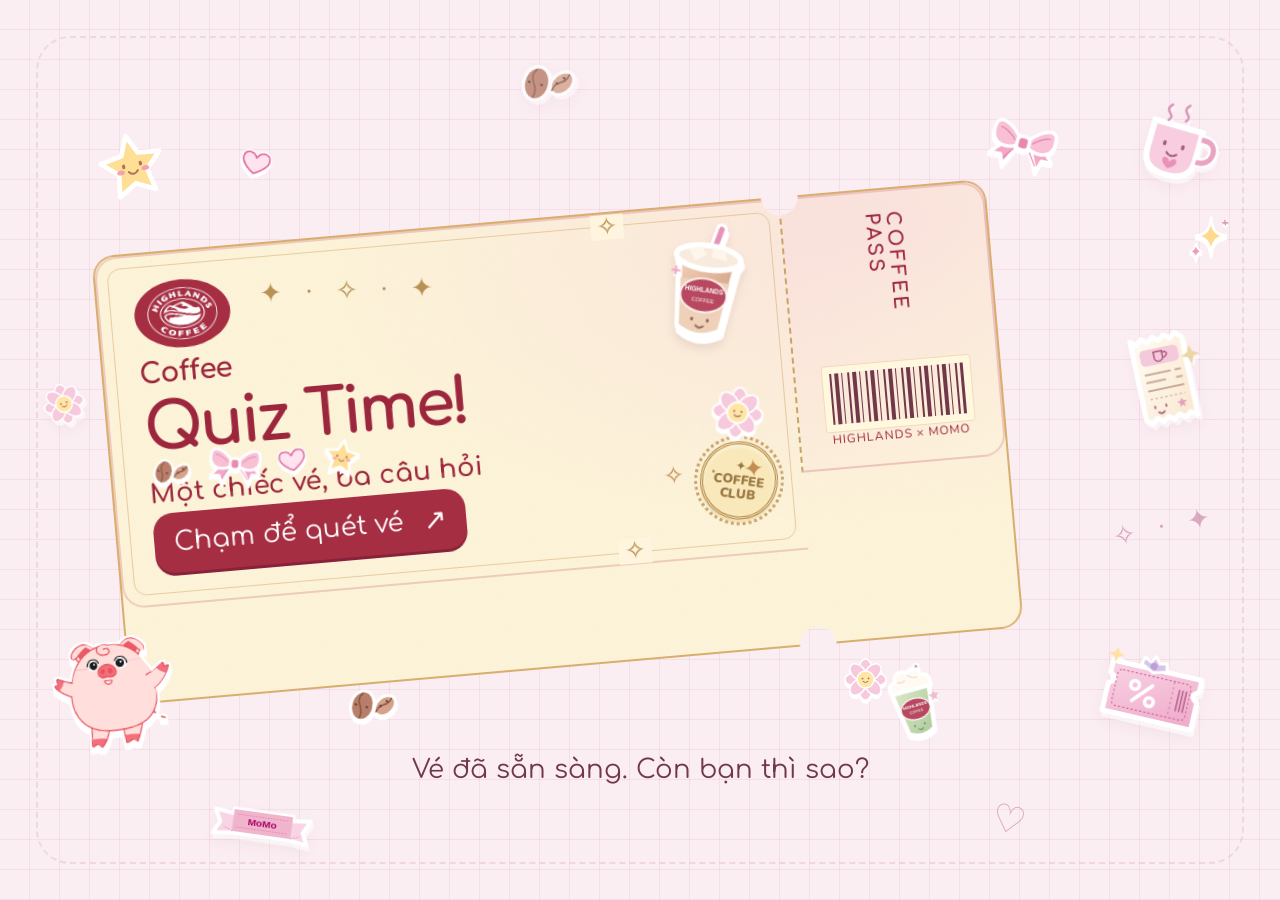
<file: index.html>
<!doctype html>
<html lang="vi"><head><meta charset="utf-8"><meta name="viewport" content="width=device-width, initial-scale=1"><meta name="theme-color" content="#fff6f8"><title>Coffee Quiz Time!</title><link rel="stylesheet" href="css/fonts.css"><link rel="stylesheet" href="css/coffee-quiz.css"><link rel="stylesheet" href="css/quiz-entry.css"></head><body class="quiz-page"><main>
<section class="quiz-entry" aria-labelledby="entry-title" hidden>
  <div class="entry-backdrop" aria-hidden="true"><span class="backdrop-stitch"></span><img class="backdrop-cup" src="assets/icons/quiz/sweet-cup.svg" alt=""><img class="backdrop-receipt" src="assets/icons/quiz/receipt.svg" alt=""><img class="backdrop-voucher" src="assets/icons/quiz/voucher.svg" alt=""><img class="backdrop-flower" src="assets/icons/quiz/daisy.svg" alt=""><img class="backdrop-ribbon" src="assets/icons/quiz/ribbon.svg" alt=""><img class="backdrop-beans" src="assets/icons/quiz/coffee-beans.svg" alt=""><span class="backdrop-doodle backdrop-doodle-one">✧ · ✦</span><span class="backdrop-doodle backdrop-doodle-two">♡</span></div>
  <div class="entry-scene">
    <div class="entry-confetti-decor" aria-hidden="true"><img src="assets/icons/quiz/bow.svg" alt=""><img src="assets/icons/quiz/coffee-beans.svg" alt=""><img src="assets/icons/quiz/daisy.svg" alt=""><img src="assets/icons/quiz/heart.svg" alt=""><img src="assets/icons/quiz/highlands-matcha.svg" alt=""><img src="assets/icons/quiz/sparkles.svg" alt=""></div>
    <img class="entry-star" src="assets/icons/quiz/lucky-star.svg" alt="">
    <button class="entry-ticket" type="button" aria-label="Quét vé và bắt đầu quiz">
      <span class="entry-ticket-main">
        <span class="entry-foil-border" aria-hidden="true"></span><span class="entry-ticket-stars" aria-hidden="true">✦ · ✧ · ✦</span>
        <img class="entry-logo" src="assets/images/highlands-wheel-logo.png" alt="Highlands Coffee">
        <span class="entry-coffee">Coffee</span><span class="entry-title" id="entry-title">Quiz Time!</span>
        <span class="entry-subtitle">Một chiếc vé, ba câu hỏi</span>
        <span class="entry-cta">Chạm để quét vé <span aria-hidden="true">↗</span></span>
        <img class="entry-latte" src="assets/icons/quiz/highlands-latte.svg" alt="">
        <span class="entry-seal" aria-hidden="true">✦<br>COFFEE<br>CLUB</span>
        <span class="entry-souvenirs" aria-hidden="true"><img src="assets/icons/quiz/coffee-beans.svg" alt=""><img src="assets/icons/quiz/bow.svg" alt=""><img src="assets/icons/quiz/heart.svg" alt=""><img src="assets/icons/quiz/lucky-star.svg" alt=""></span>
        <img class="entry-flower-sticker" src="assets/icons/quiz/daisy.svg" alt="" aria-hidden="true">
        <span class="entry-mini-sparkles" aria-hidden="true">✧ · ✦</span>
      </span>
      <span class="entry-ticket-stub" aria-hidden="true"><span class="entry-stub-label">COFFEE PASS</span><span class="entry-barcode"></span><span class="entry-stub-number">HIGHLANDS × MOMO</span></span>
      <span class="entry-stamp" aria-hidden="true">MỜI BẠN VÀO!<br>✓</span>
    </button>
    <img class="entry-pig" src="assets/icons/quiz/momo-pig-sticker.svg" alt="">
    <div class="entry-terminal" aria-hidden="true"><div class="entry-terminal-top"><span class="entry-terminal-brand">Highlands Pay</span><div class="entry-terminal-screen"><span class="entry-scan-icon">⌁</span><span class="entry-terminal-message">Sẵn sàng quét</span><span class="entry-scan-line"></span></div><div class="entry-terminal-keys"><i></i><i></i><i></i><i></i><i></i><i></i><i></i><i></i><i></i></div></div><div class="entry-terminal-base"></div></div>
  </div>
  <p class="entry-status" role="status" aria-live="polite">Vé đã sẵn sàng. Còn bạn thì sao?</p>
</section>
<section class="coffee-quiz" id="coffee-quiz" aria-labelledby="coffee-quiz-title">
  <header class="quiz-heading"><img src="assets/icons/quiz/sweet-cup.svg" class="quiz-title-cup" alt="" aria-hidden="true"><h1 id="coffee-quiz-title"><span class="quiz-title-coffee">Coffee</span><span class="quiz-title-main">Quiz Time!</span></h1><img src="assets/icons/quiz/lucky-star.svg" class="quiz-title-star" alt="" aria-hidden="true"></header>
  <div class="quiz-top">
    <div class="quiz-highlands"><img class="quiz-highlands-mark" src="assets/images/highlands-wheel-logo.png" alt="Highlands Coffee" width="149" height="119"><i class="quiz-tape quiz-tape-one" aria-hidden="true"></i><i class="quiz-tape quiz-tape-two" aria-hidden="true"></i></div>
    <img class="quiz-decoration quiz-beans" src="assets/icons/quiz/coffee-beans.svg" alt="" aria-hidden="true">
    <img class="quiz-decoration quiz-flower" src="assets/icons/quiz/daisy.svg" alt="" aria-hidden="true">
    <div class="quiz-pig" aria-hidden="true"><img src="assets/icons/quiz/momo-pig-sticker.svg" alt="" width="360" height="325"></div>
    <img class="quiz-decoration quiz-spark" src="assets/icons/quiz/sparkles.svg" alt="" aria-hidden="true">
    <ol class="quiz-stamps" aria-label="Tiến độ quiz"><li class="quiz-stamp"><svg viewBox="0 0 40 40" fill="none" stroke="currentColor" stroke-width="2" aria-hidden="true"><path d="M9 14h20v12a8 8 0 0 1-8 8h-4a8 8 0 0 1-8-8V14Z"/><path d="M29 16h3a5 5 0 0 1 0 10h-3M14 5v5m6-7v7m6-5v5" stroke-linecap="round"/></svg><span>01</span></li><li class="quiz-stamp"><svg viewBox="0 0 40 40" fill="none" stroke="currentColor" stroke-width="2" aria-hidden="true"><path d="M9 14h20v12a8 8 0 0 1-8 8h-4a8 8 0 0 1-8-8V14Z"/><path d="M29 16h3a5 5 0 0 1 0 10h-3M14 5v5m6-7v7m6-5v5" stroke-linecap="round"/></svg><span>02</span></li><li class="quiz-stamp"><svg viewBox="0 0 40 40" fill="none" stroke="currentColor" stroke-width="2" aria-hidden="true"><path d="M9 14h20v12a8 8 0 0 1-8 8h-4a8 8 0 0 1-8-8V14Z"/><path d="M29 16h3a5 5 0 0 1 0 10h-3M14 5v5m6-7v7m6-5v5" stroke-linecap="round"/></svg><span>03</span></li></ol>
    <img class="quiz-decoration quiz-heart" src="assets/icons/quiz/heart.svg" alt="" aria-hidden="true">
    <img class="quiz-decoration quiz-bow" src="assets/icons/quiz/bow.svg" alt="" aria-hidden="true"><img class="quiz-decoration quiz-ribbon" src="assets/icons/quiz/ribbon.svg" alt="" aria-hidden="true"><div class="quiz-ticket" aria-hidden="true"><img src="assets/images/quiz/momo-logo.svg" alt="" width="48" height="48"></div>
    <div class="quiz-coffee" aria-hidden="true"><img src="assets/images/quiz/coffee.jpg" alt="" width="440" height="440"></div>
  </div>
  <div class="quiz-card">
    <span class="quiz-paper-tape quiz-paper-tape-left" aria-hidden="true"></span><span class="quiz-paper-tape quiz-paper-tape-right" aria-hidden="true"></span><img class="quiz-paper-ticket" src="assets/icons/quiz/coffee-ticket.svg" alt="" aria-hidden="true">
    <img class="quiz-card-spark" src="assets/icons/quiz/sparkles.svg" alt="" aria-hidden="true"><p class="quiz-label">CÂU HỎI 01 / 03</p>
    <h3 class="quiz-question" tabindex="-1" id="quiz-question">Khi một thương hiệu cà phê hợp tác với MoMo để tung mã giảm giá độc quyền, lợi ích nổi bật nhất mà thương hiệu có thể nhận được là gì?</h3>
    <div class="quiz-answers" role="group" aria-labelledby="quiz-question"></div>
  </div>
  <div class="quiz-bottom">
    <div class="quiz-mini-stickers" aria-hidden="true"><img src="assets/icons/quiz/highlands-latte.svg" alt=""><img src="assets/icons/quiz/receipt.svg" alt=""><img src="assets/icons/quiz/voucher.svg" alt=""><img src="assets/icons/quiz/highlands-matcha.svg" alt=""></div>
    <img class="quiz-mascot" src="assets/images/quiz/momo-wave.webp" alt="" width="2000" height="2000" aria-hidden="true">
    <img class="quiz-decoration quiz-bottom-spark" src="assets/icons/quiz/sparkles.svg" alt="" aria-hidden="true"><p class="quiz-feedback" role="status" aria-live="polite"></p>
    <button class="quiz-action" type="button" disabled>Chốt đáp án</button>
  </div>
  <div class="quiz-result" hidden>
    <h3 tabindex="-1">Hoàn thành thử thách!</h3>
    <p class="quiz-score" aria-label="Số tem cà phê nhận được"></p><p class="quiz-result-message" role="status"></p>
    <div class="quiz-result-actions"><button class="quiz-action quiz-secondary" type="button" data-quiz-retry>Chơi lại</button><a class="quiz-action" href="chuong-2.html" data-quiz-lesson>Vào bài học →</a></div>
  </div>
  <noscript><p style="font-size:26px">Bật JavaScript để chơi quiz tương tác.</p></noscript>
</section></main><script src="js/coffee-quiz.js"></script><script src="js/quiz-swipe.js"></script></body></html>
</file>
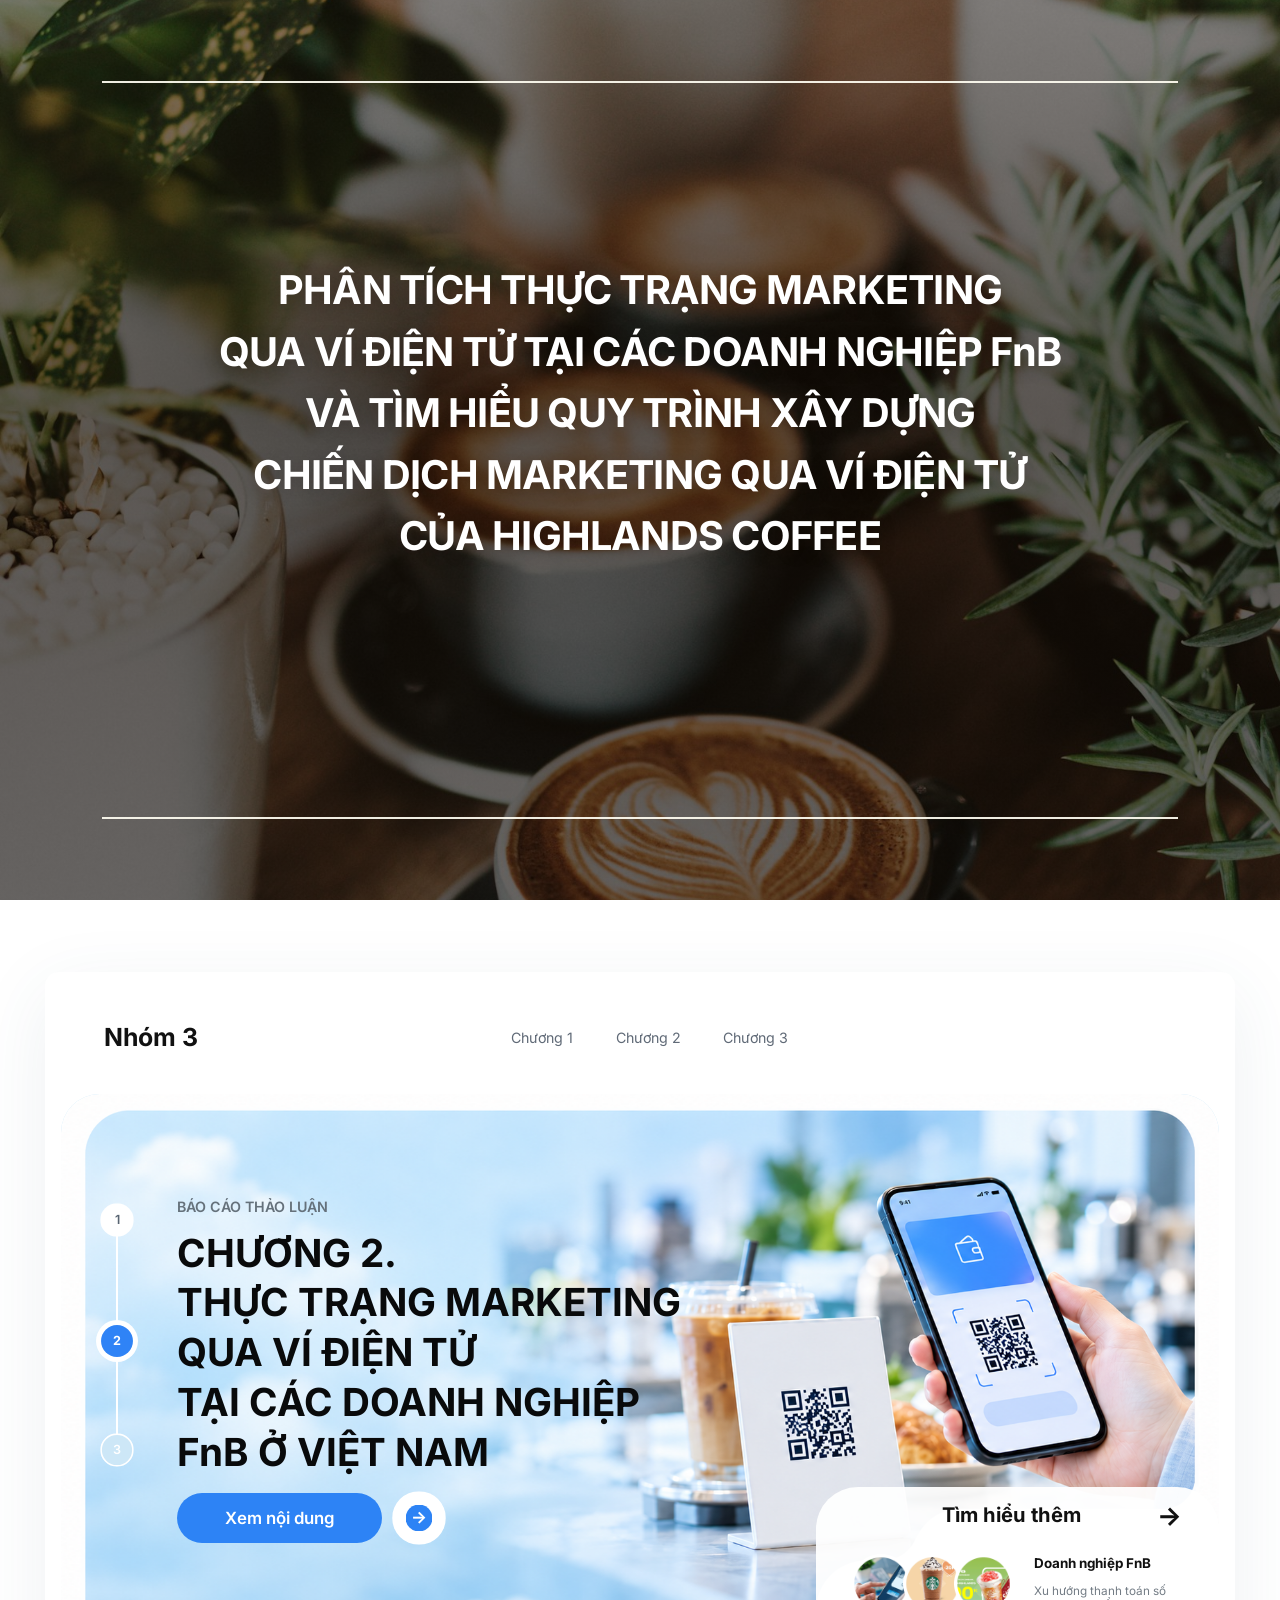
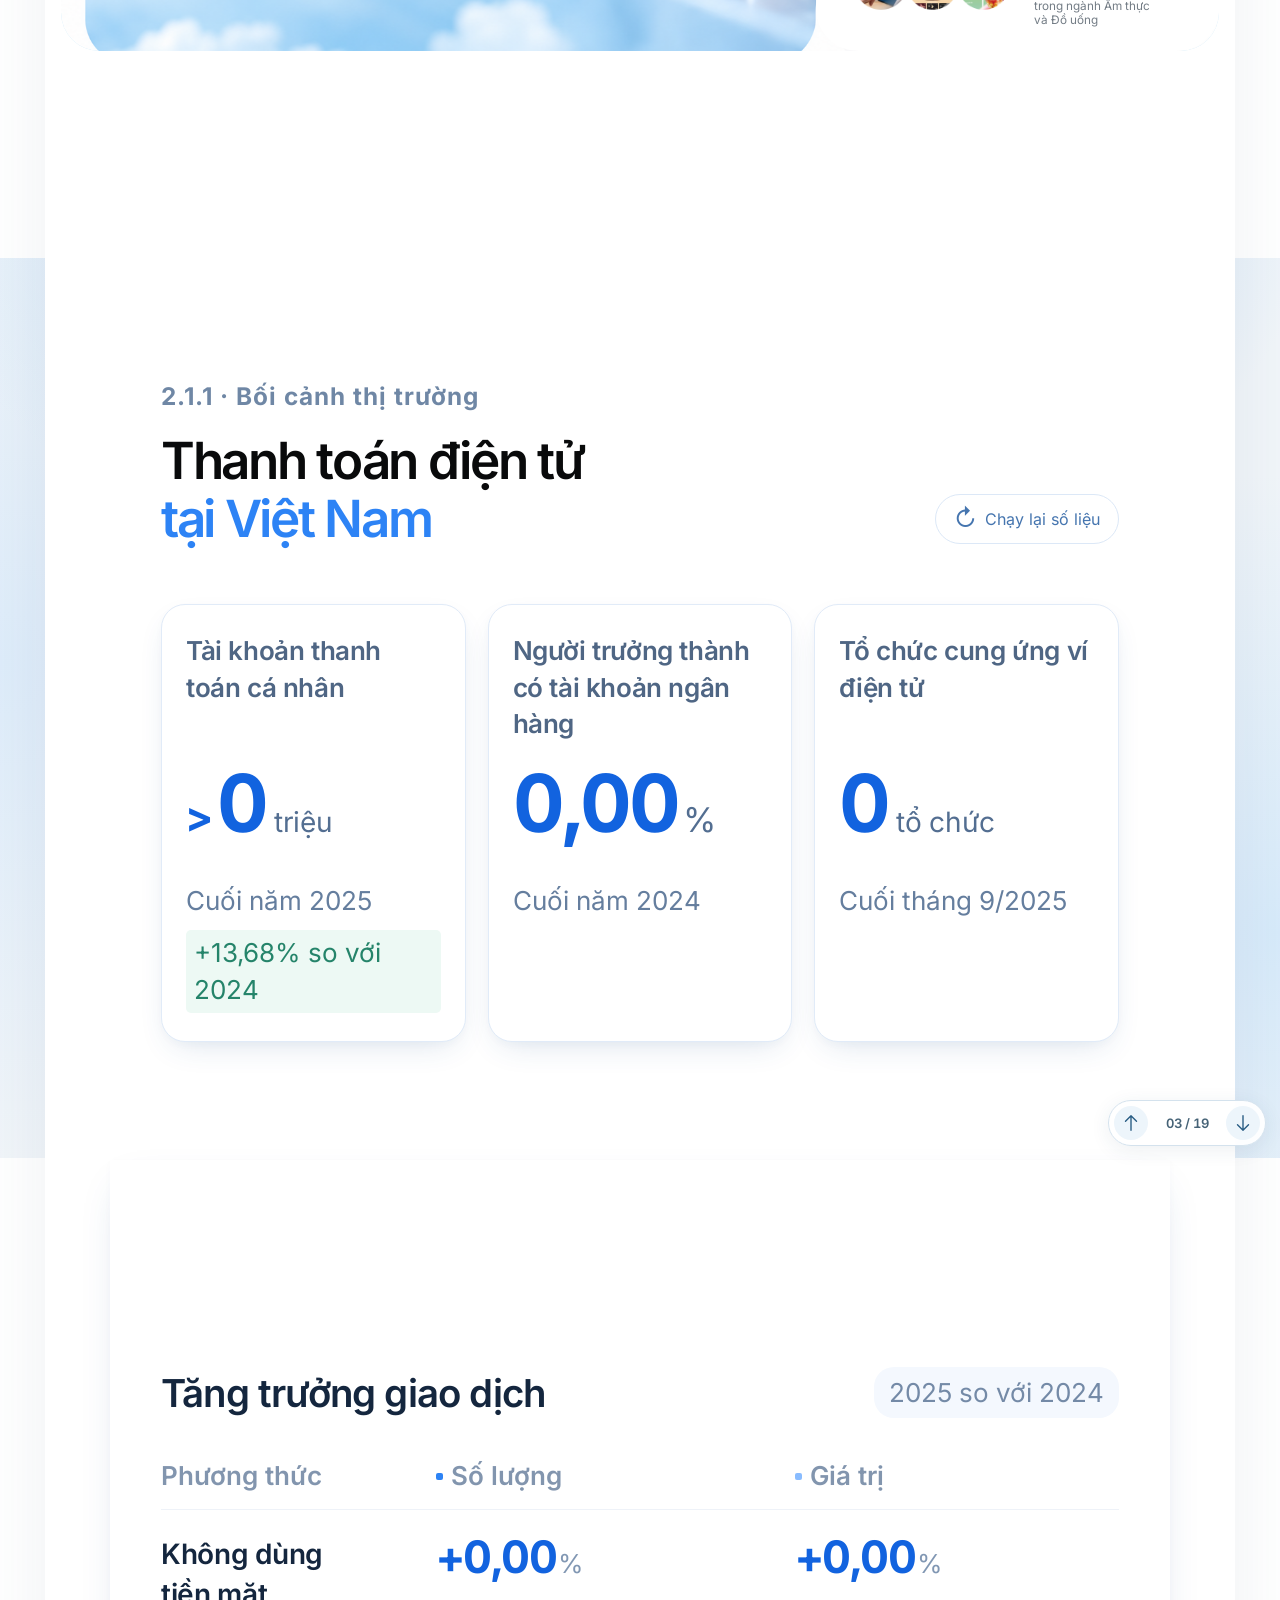
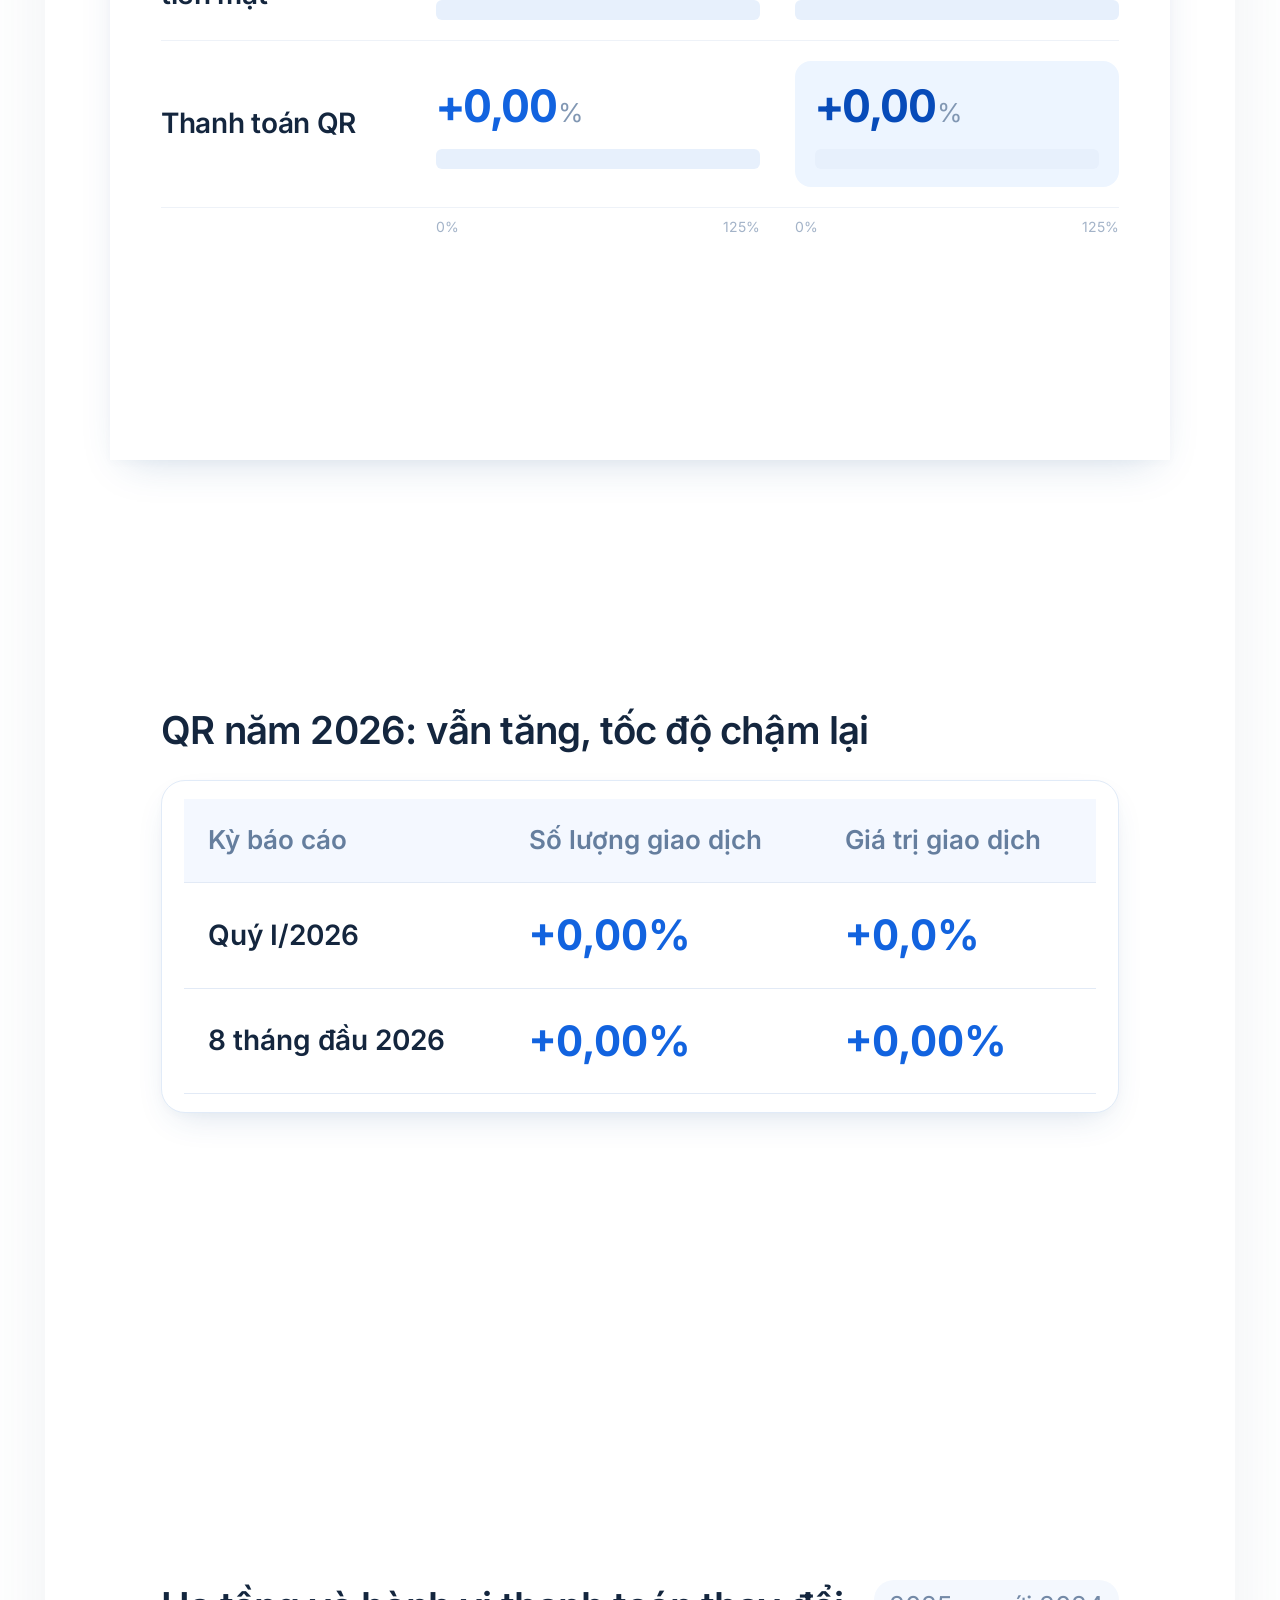
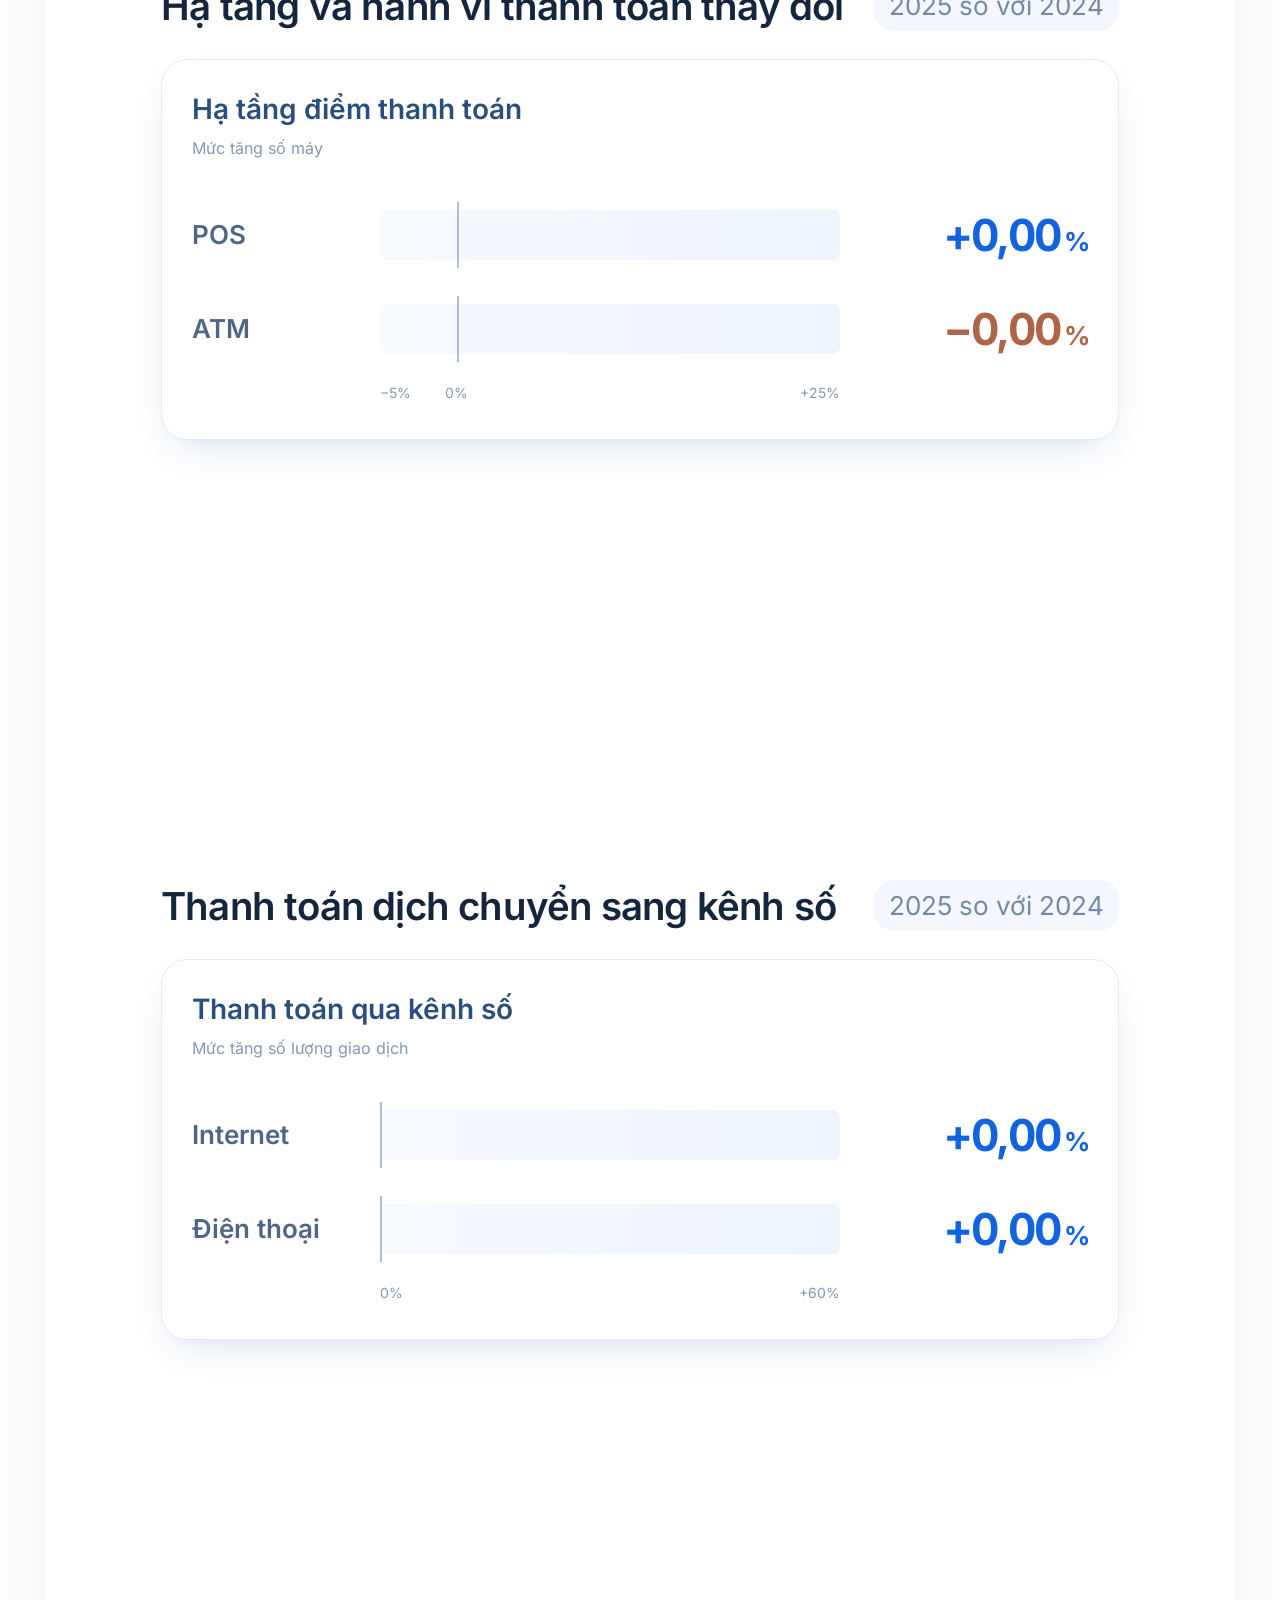
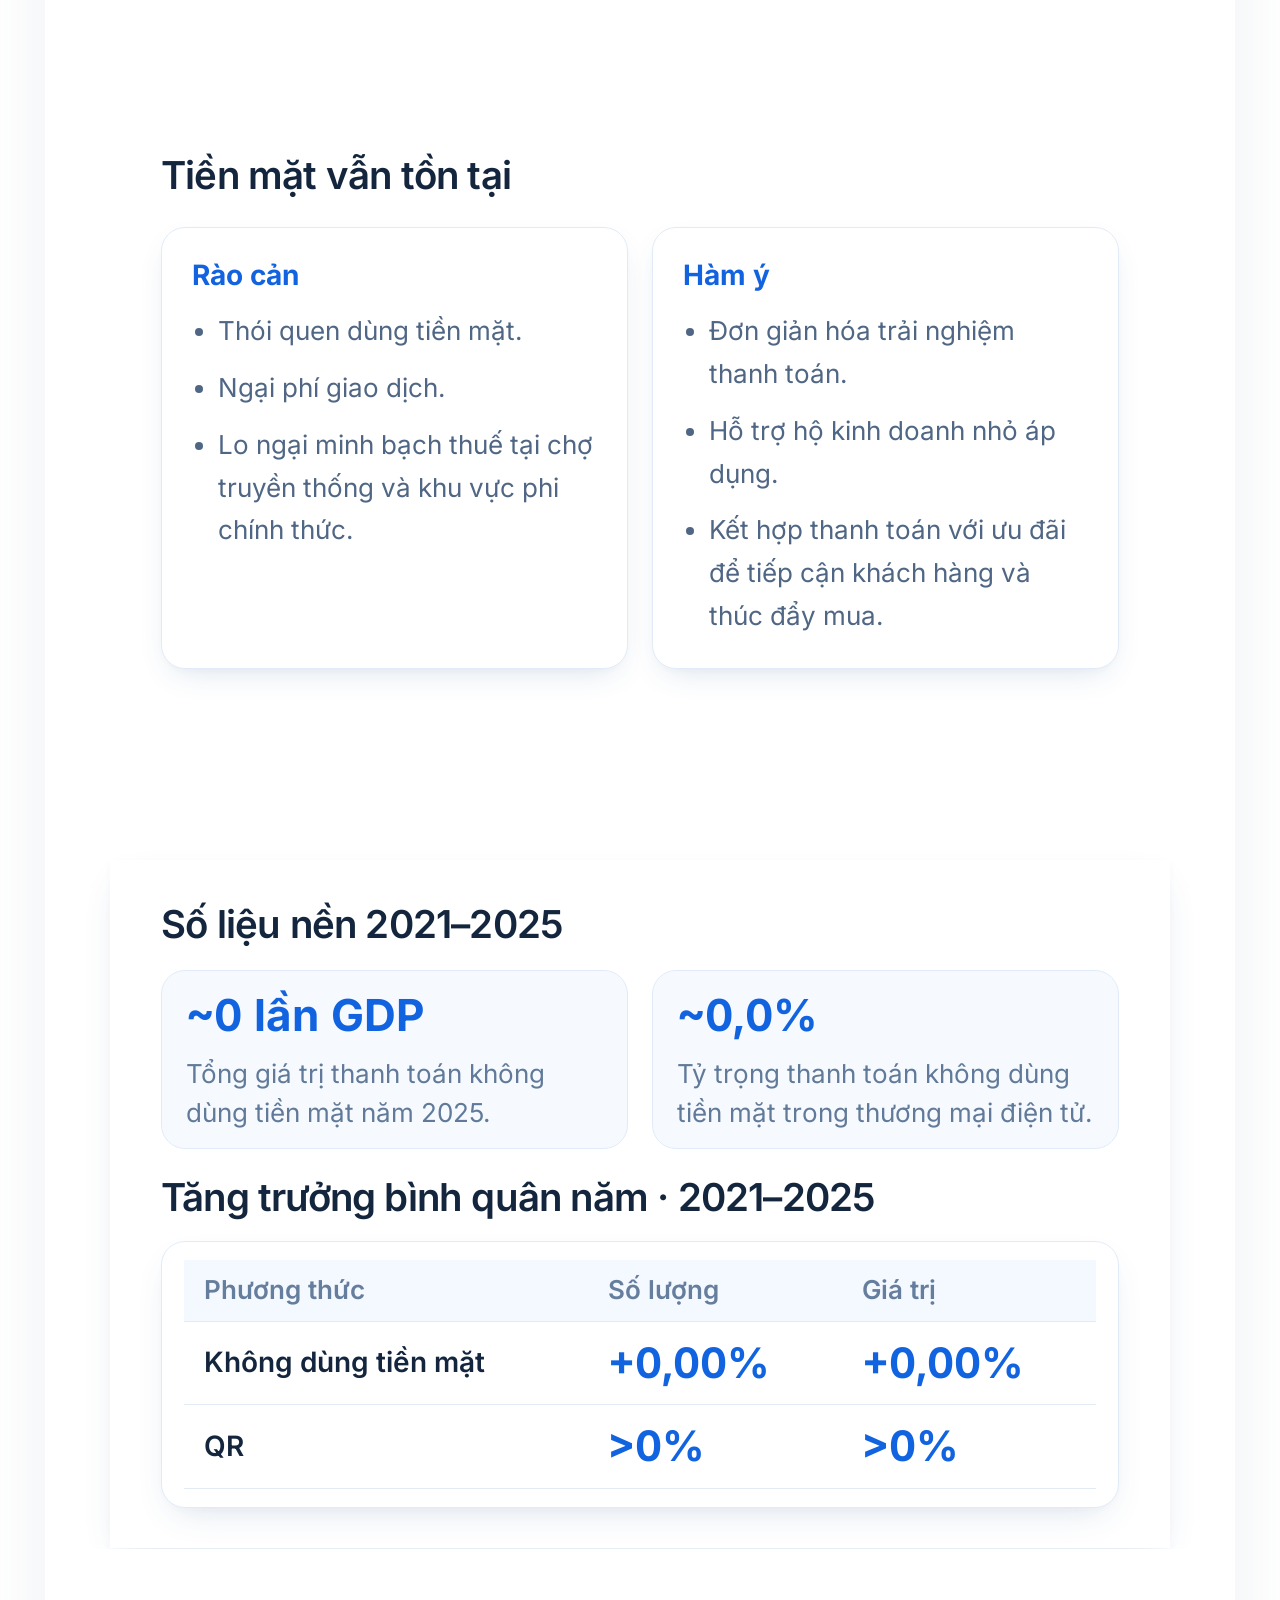
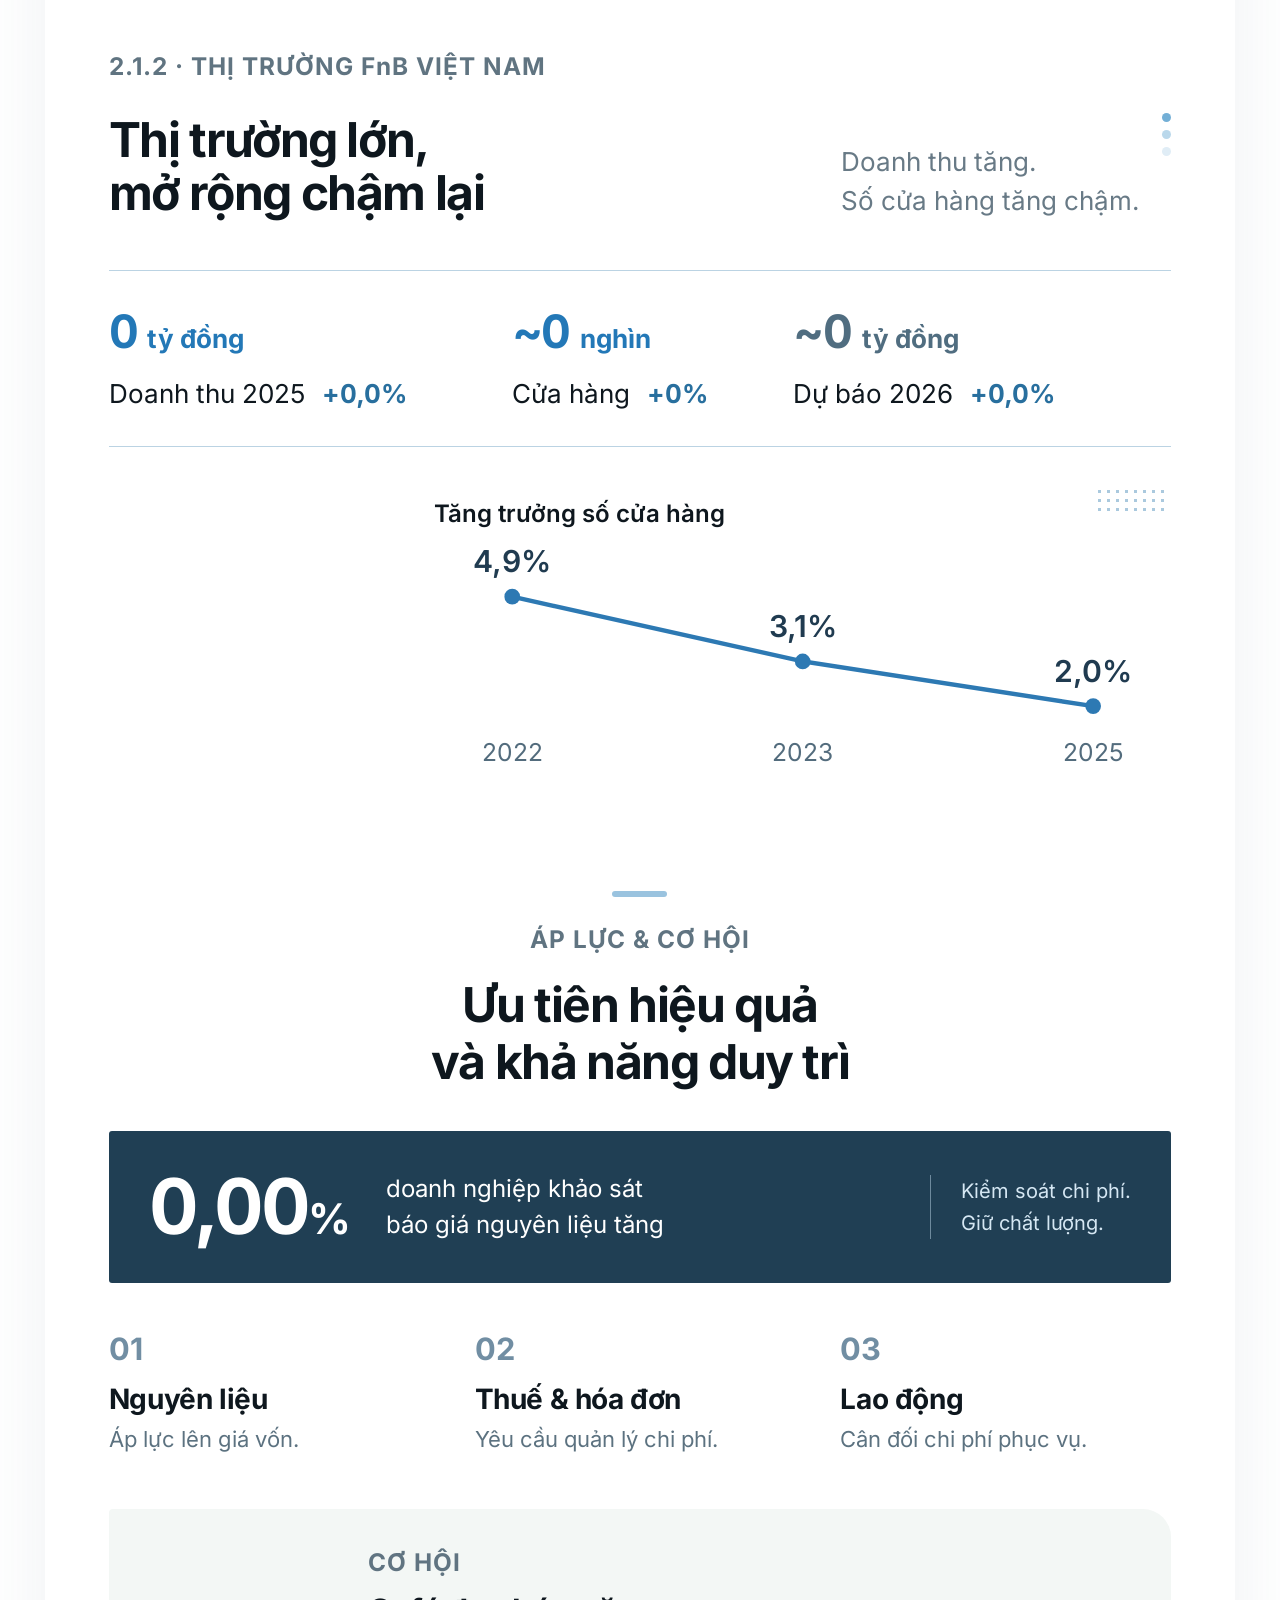
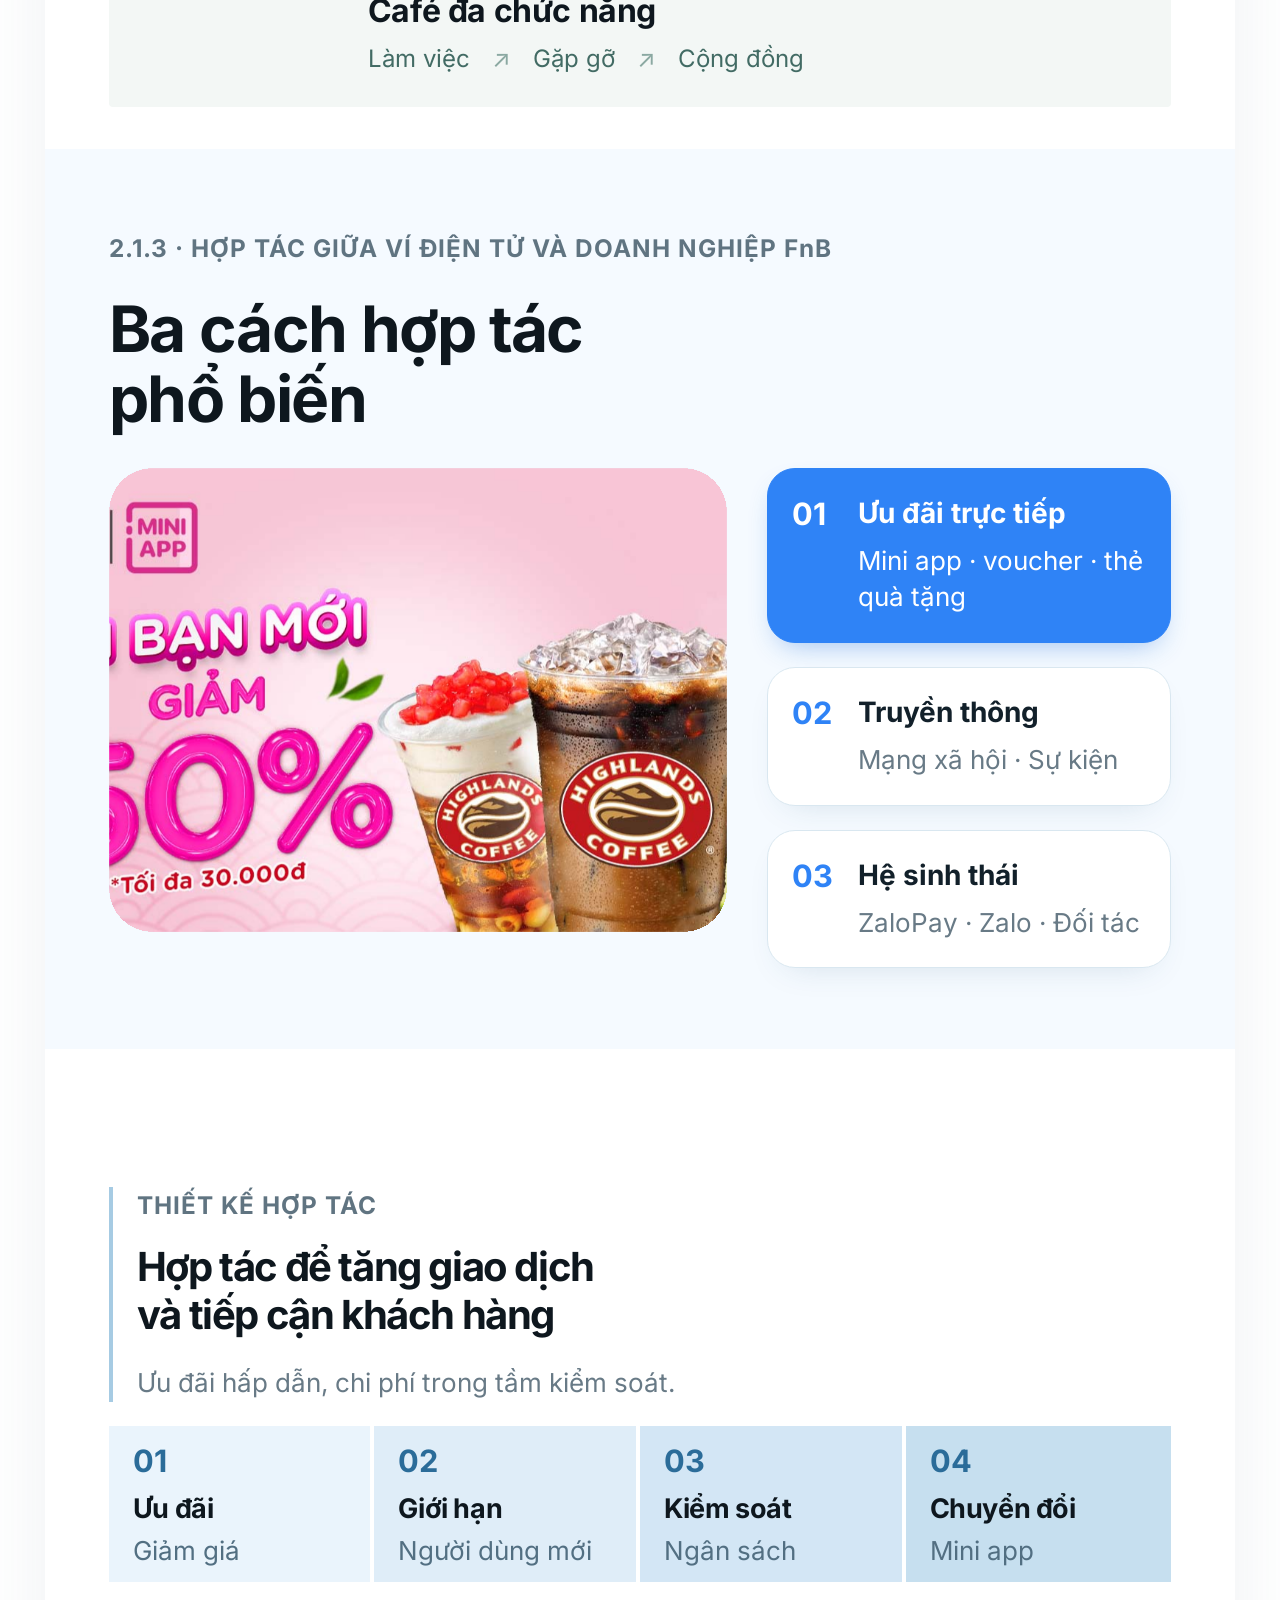
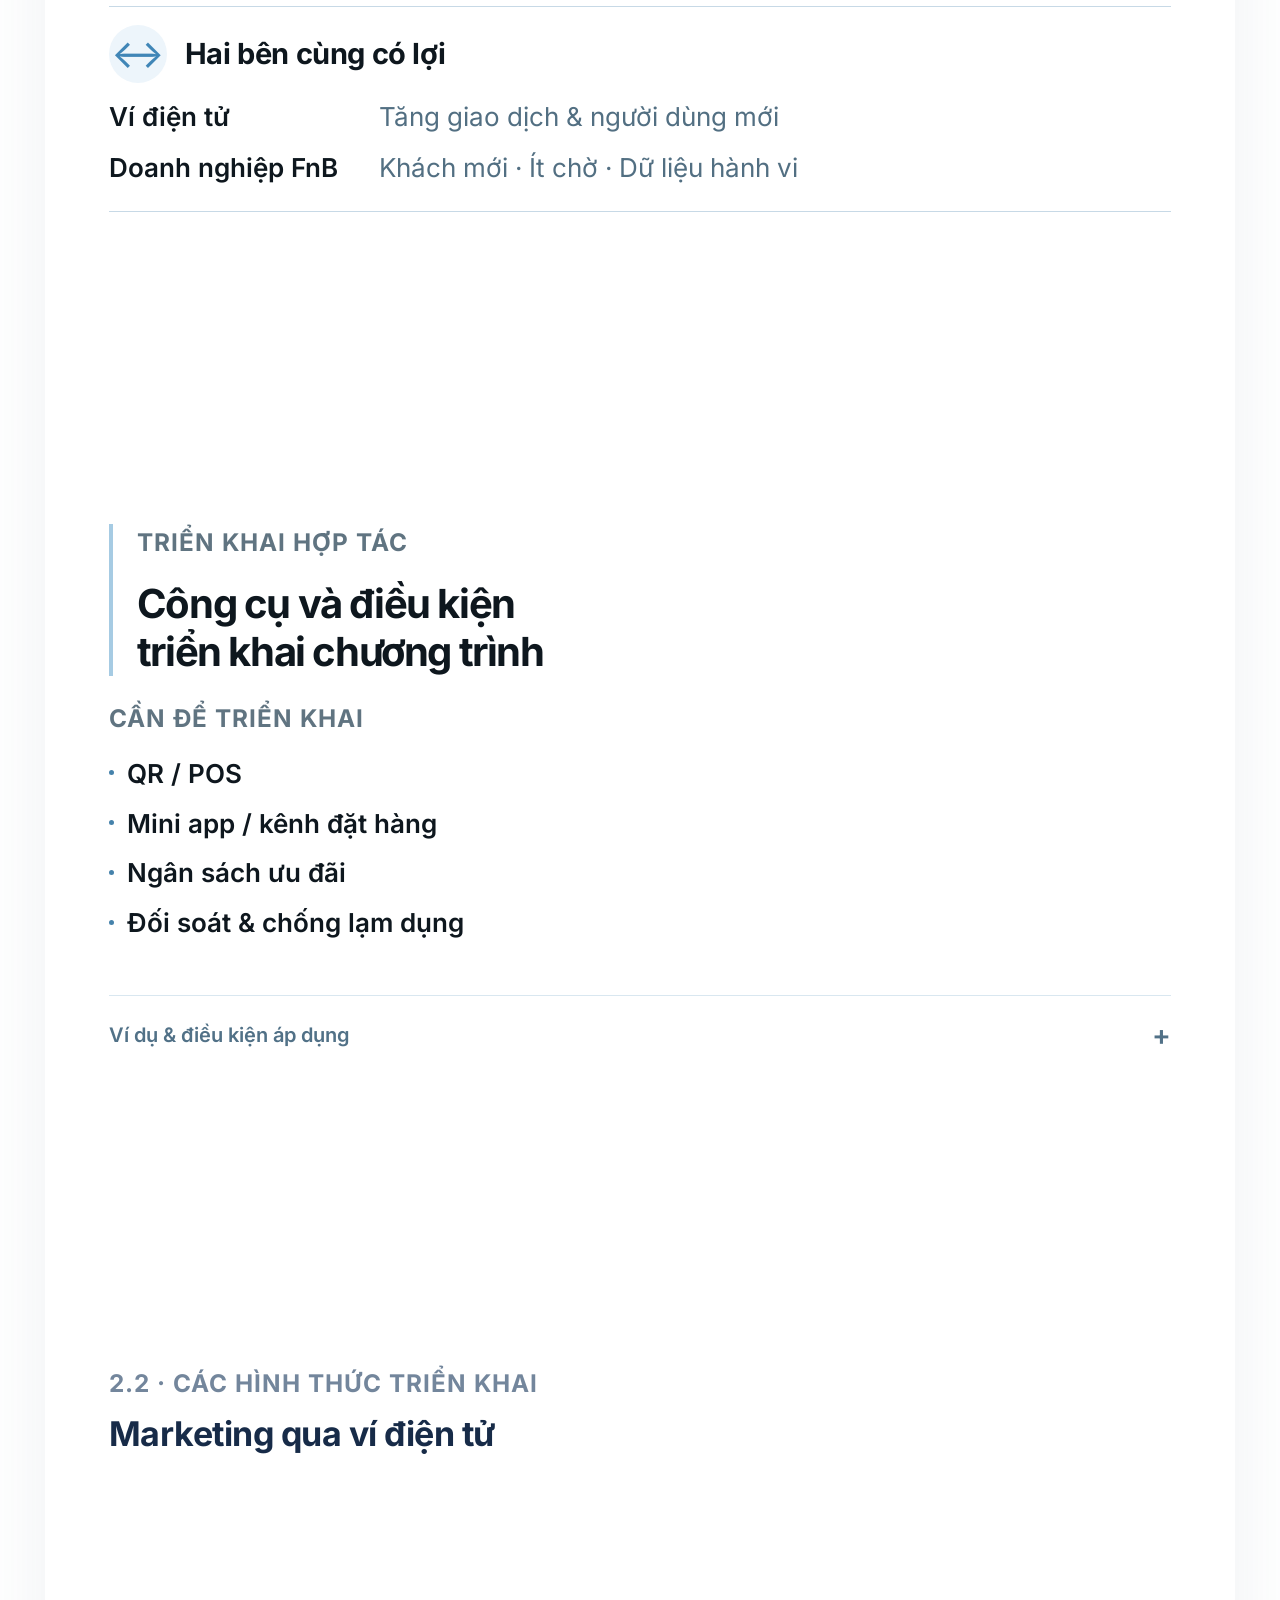
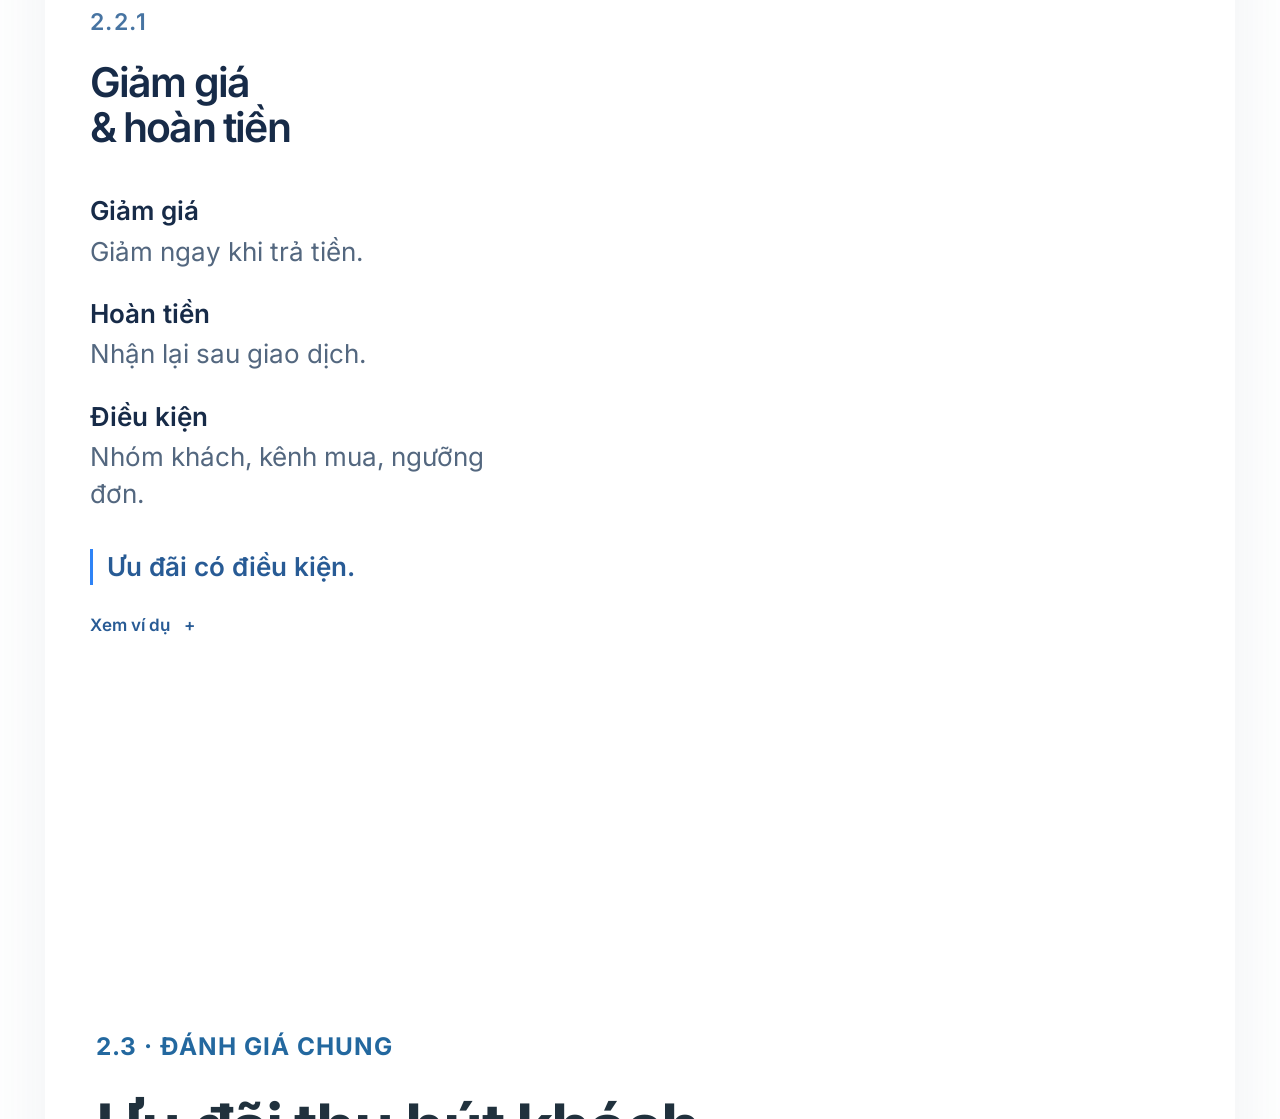
<file: boi-canh.html>
<!doctype html><html lang="vi"><head><meta charset="utf-8"><meta http-equiv="refresh" content="0;url=chuong-2.html#boi-canh"><title>Bối cảnh thị trường</title></head><body><a href="chuong-2.html#boi-canh">Xem phần bối cảnh thị trường</a></body></html>
</file>
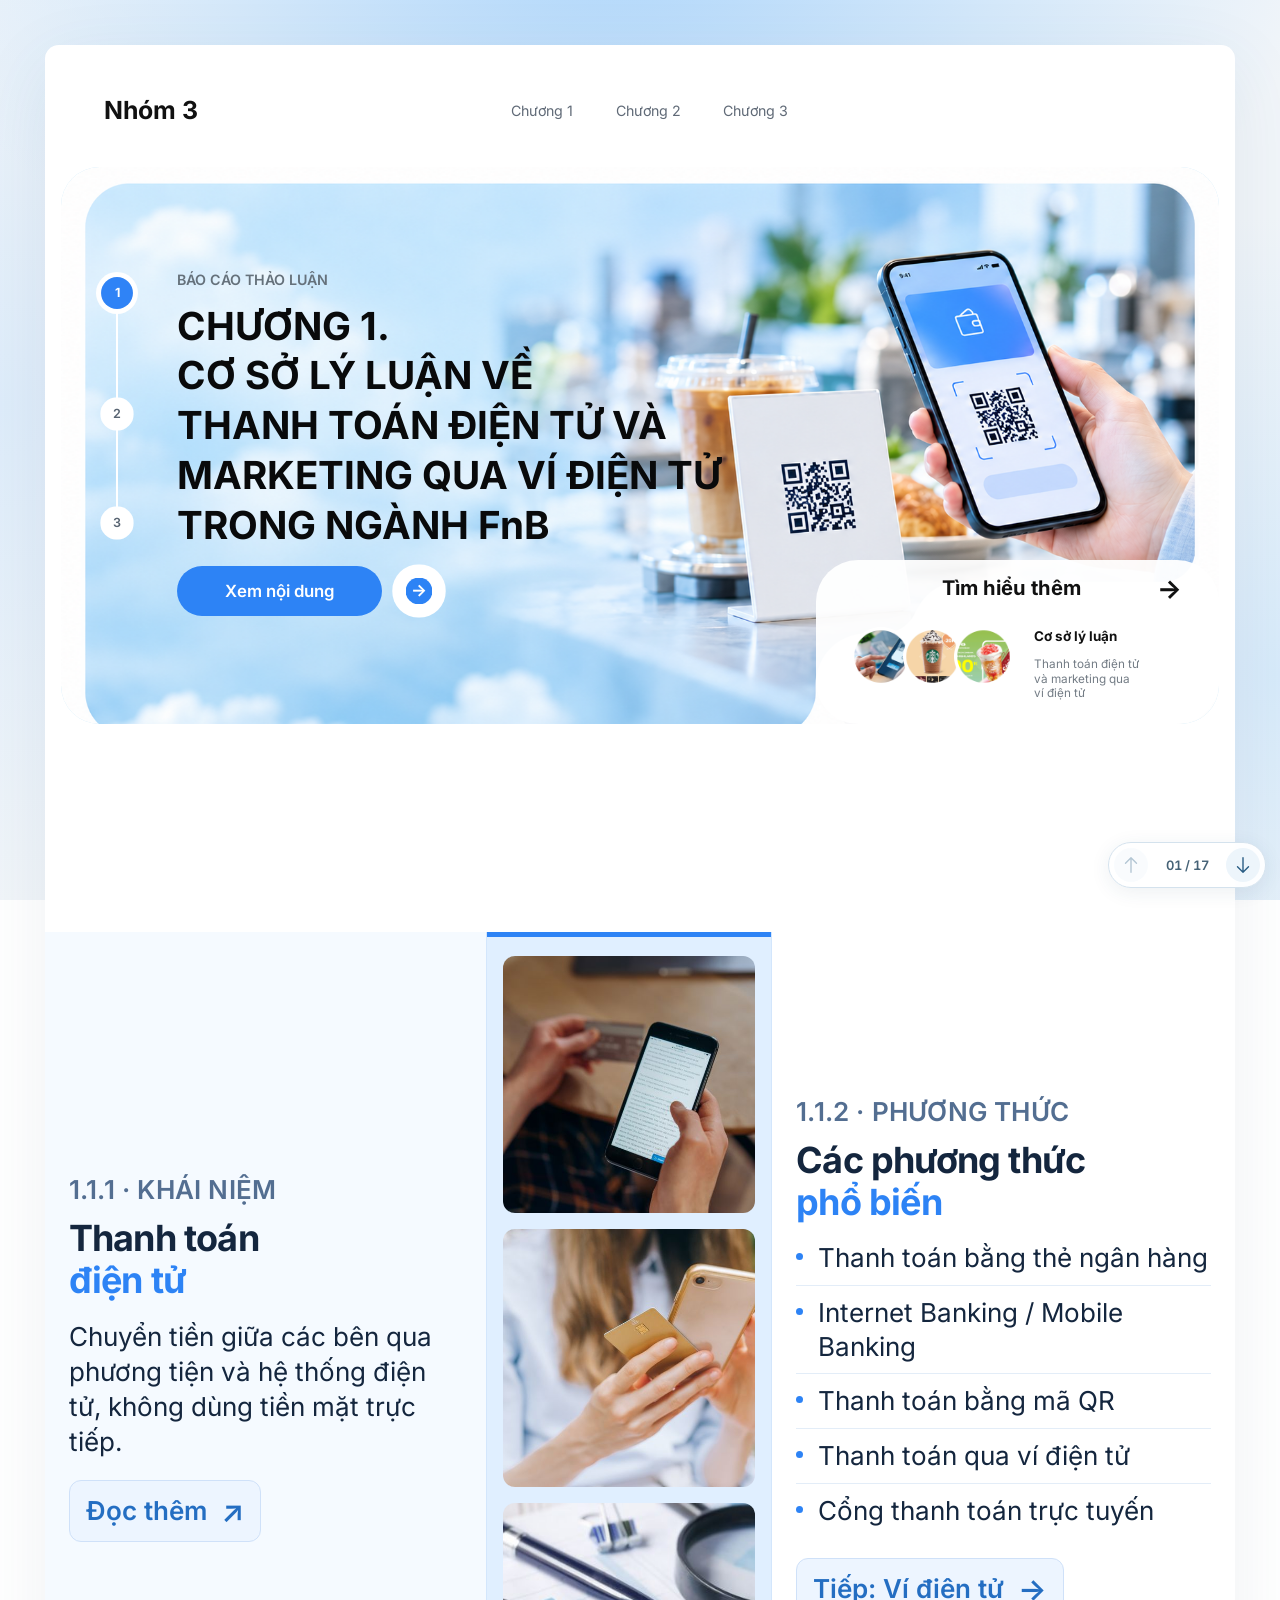
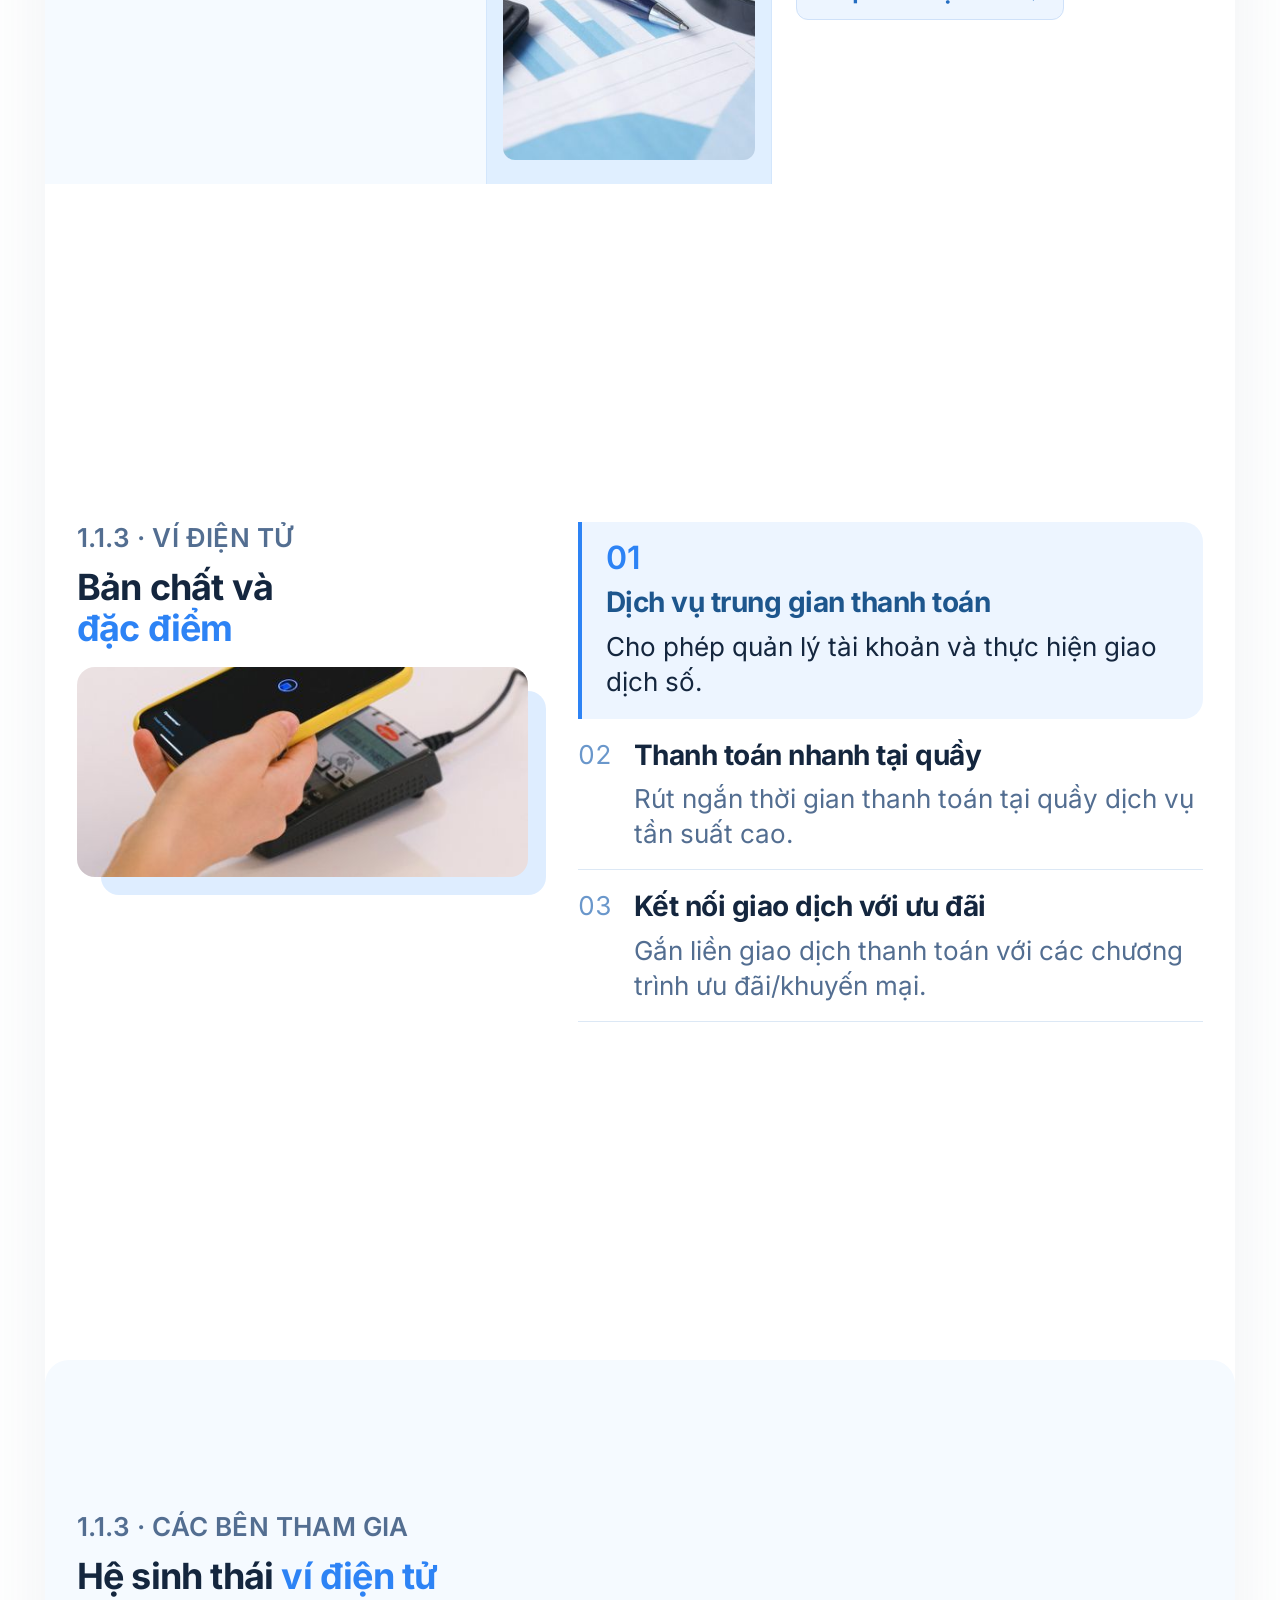
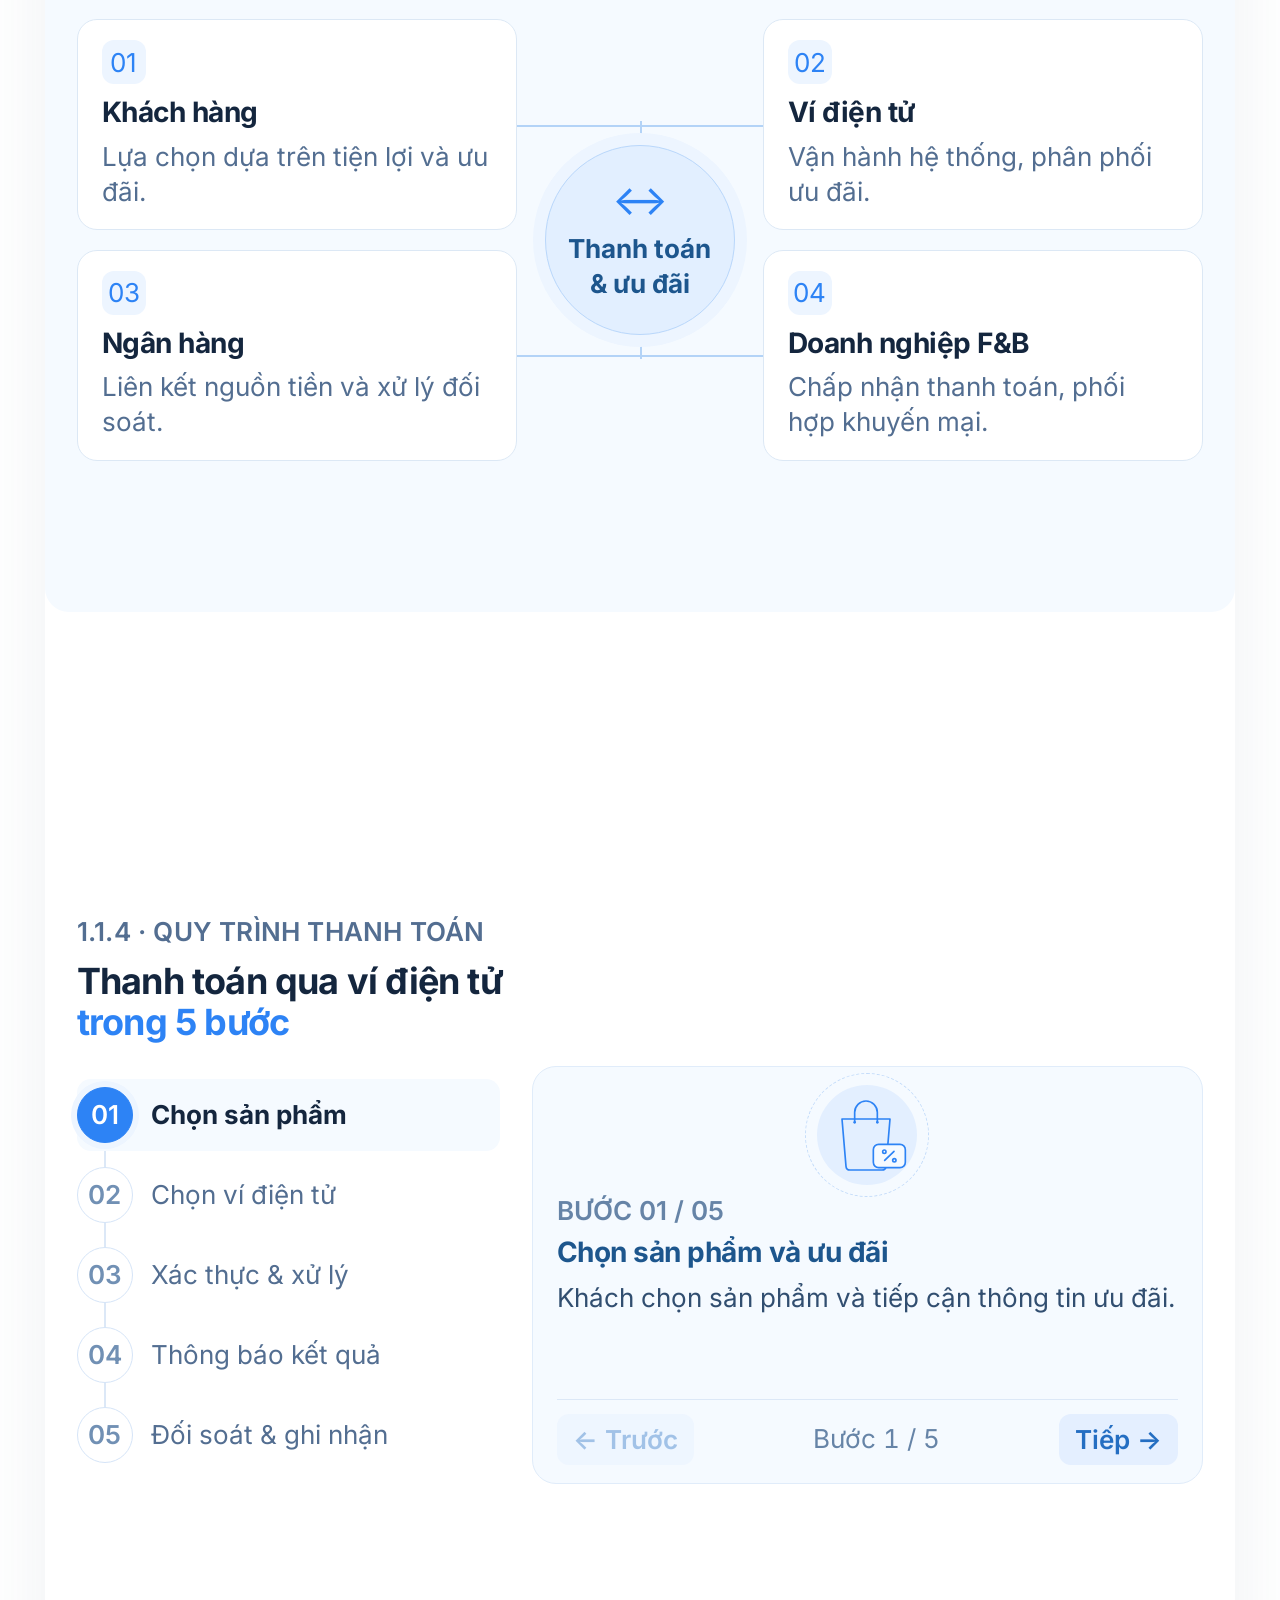
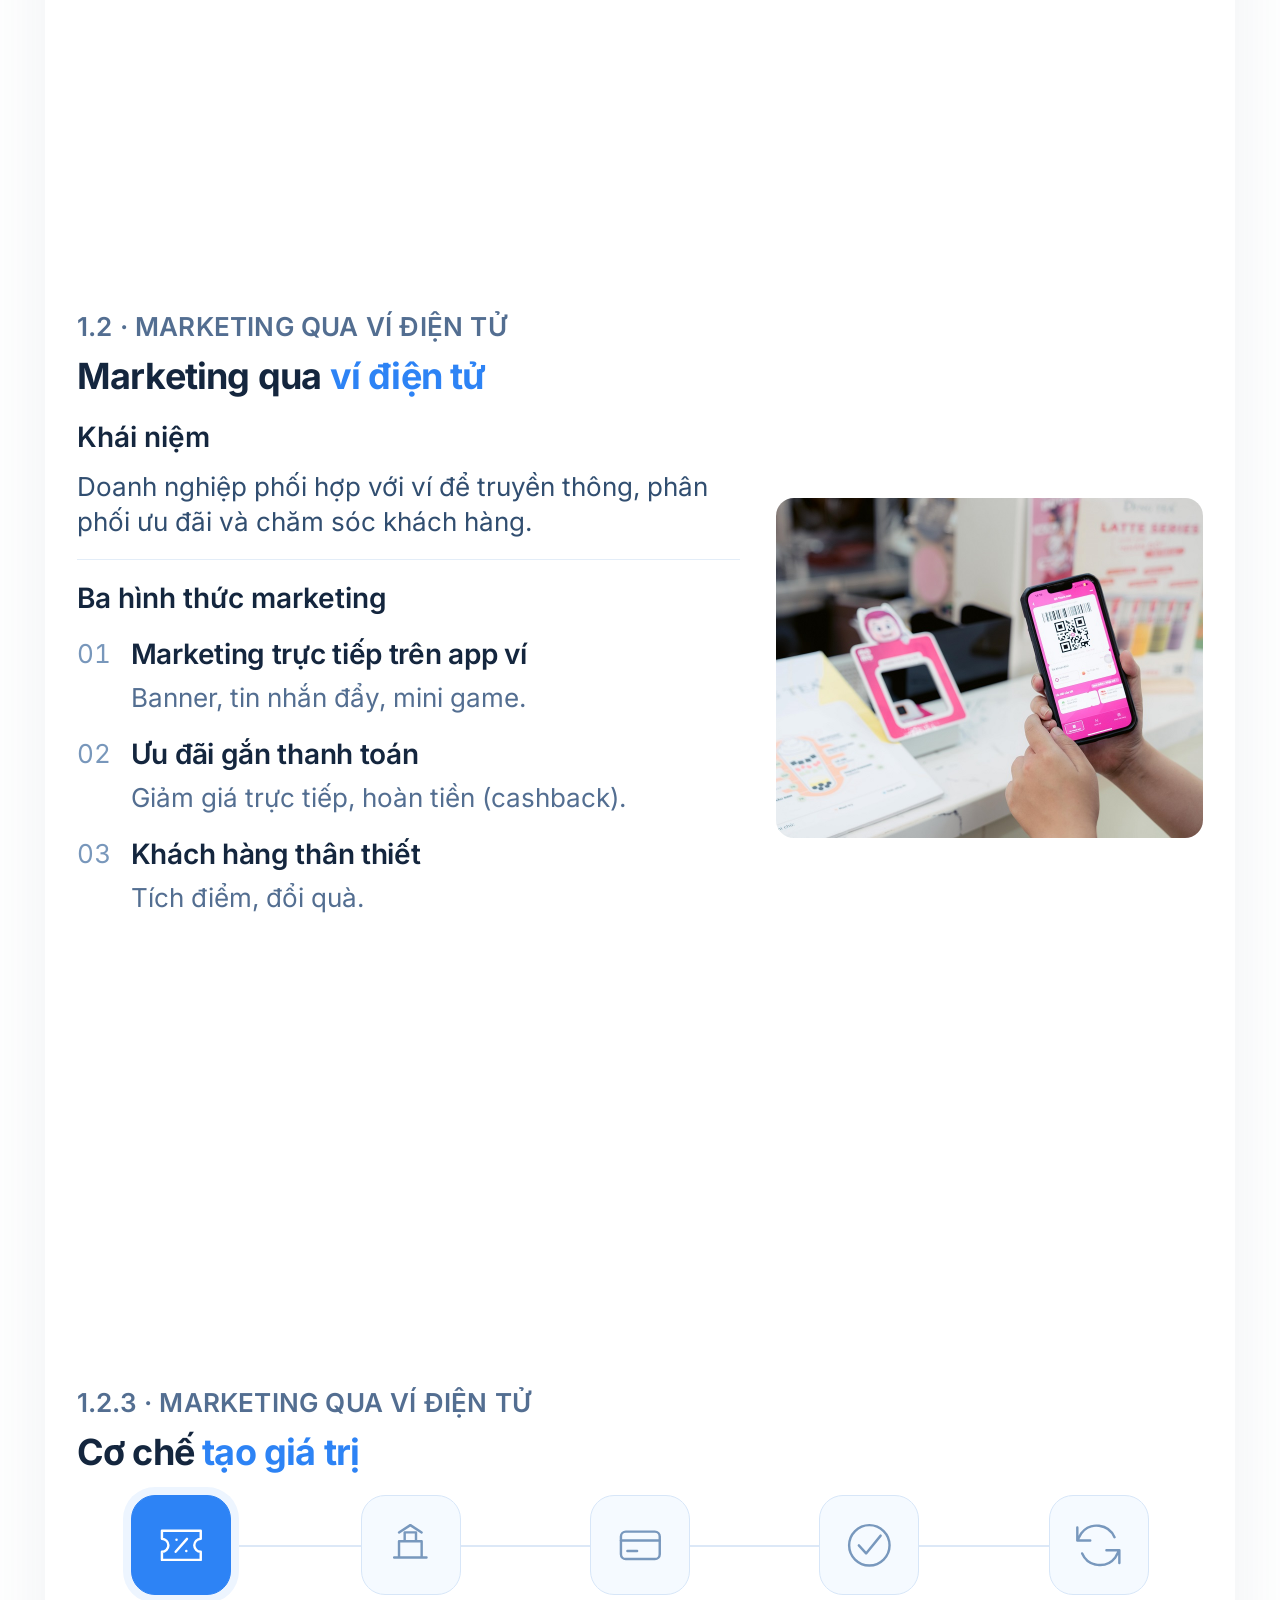
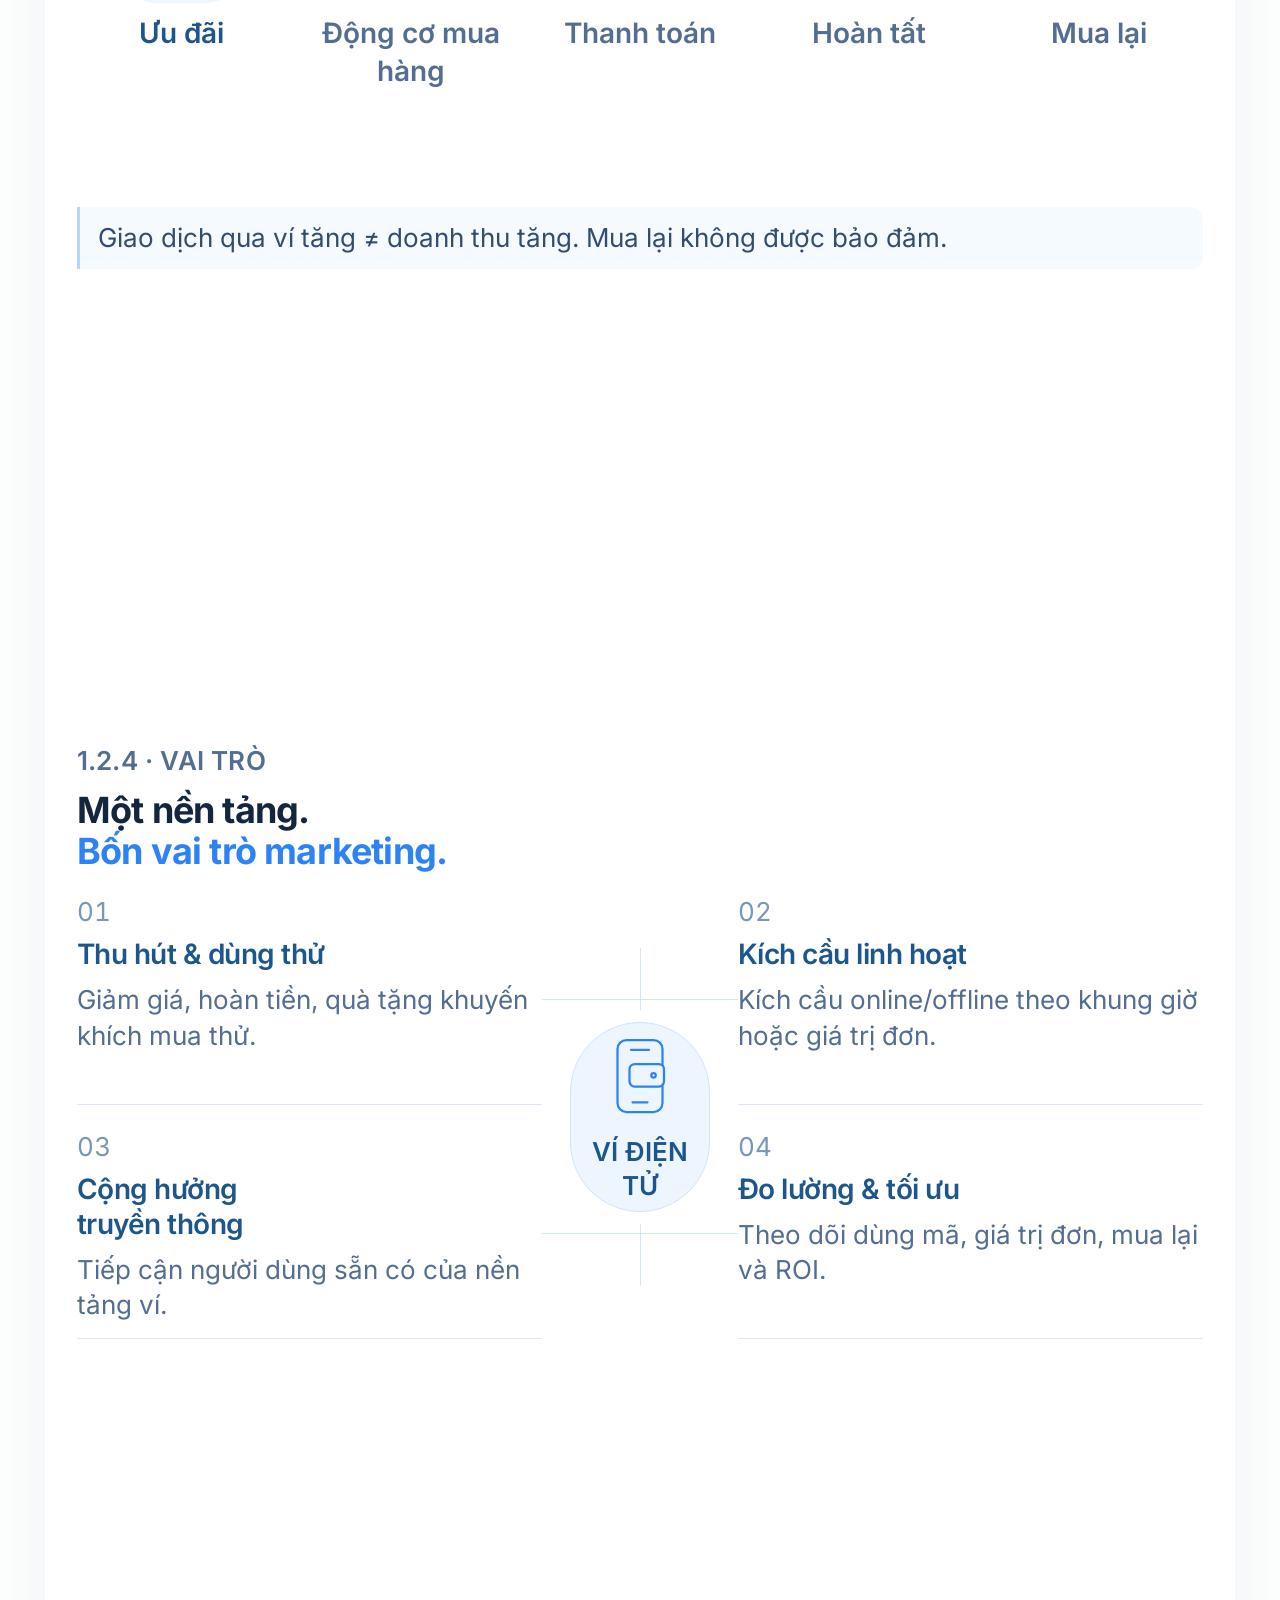
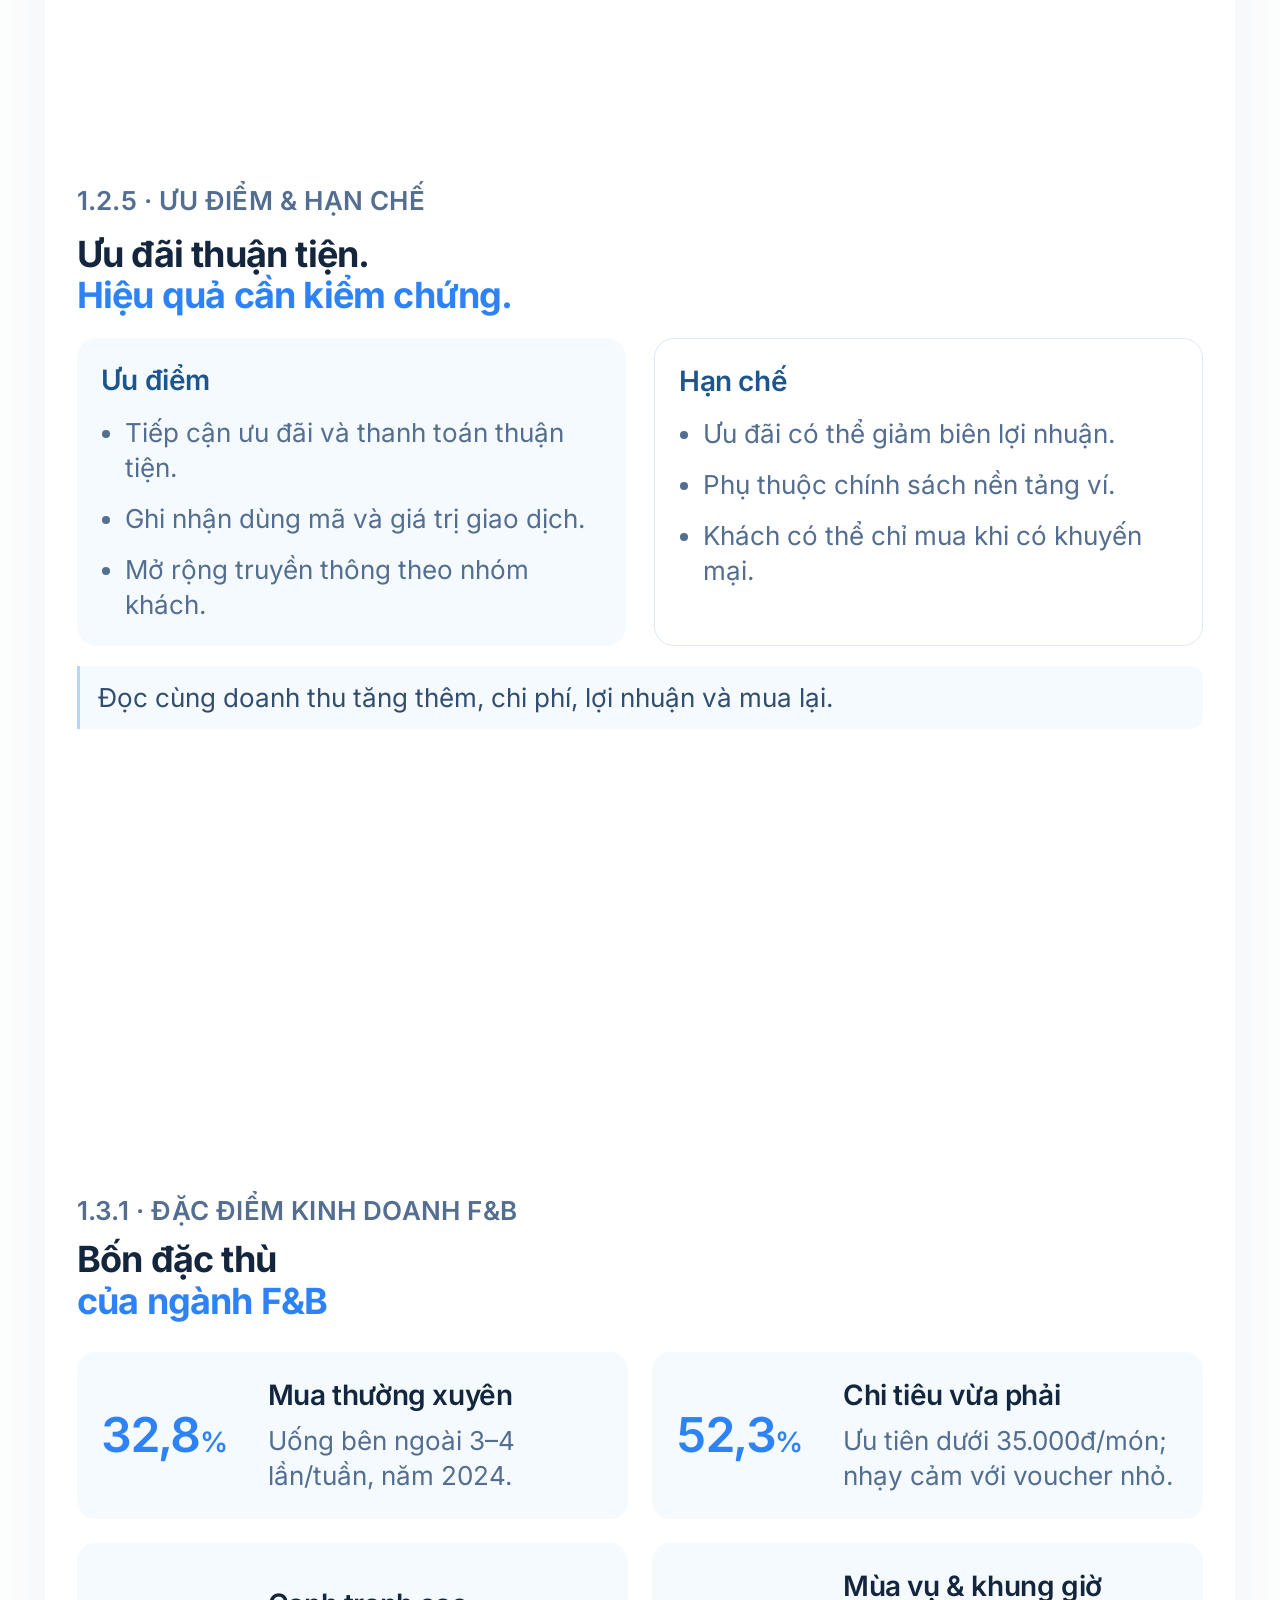
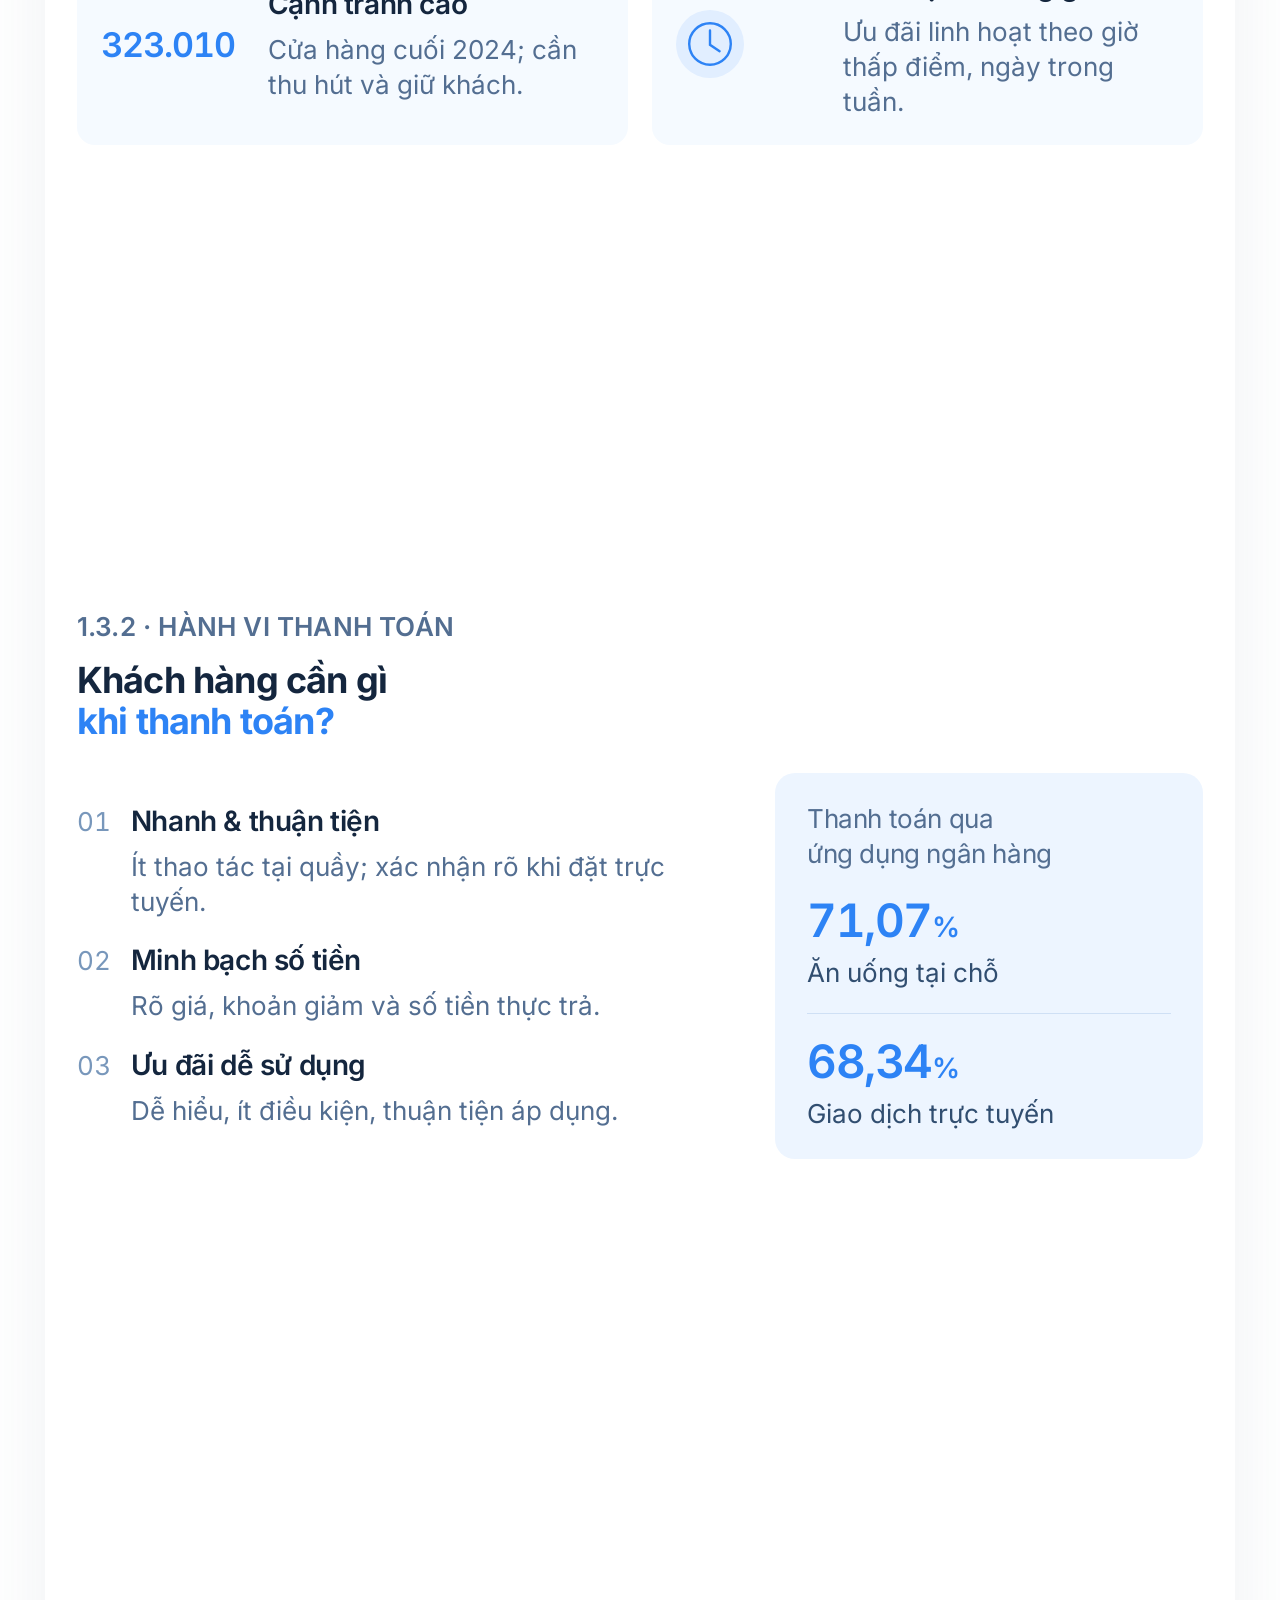
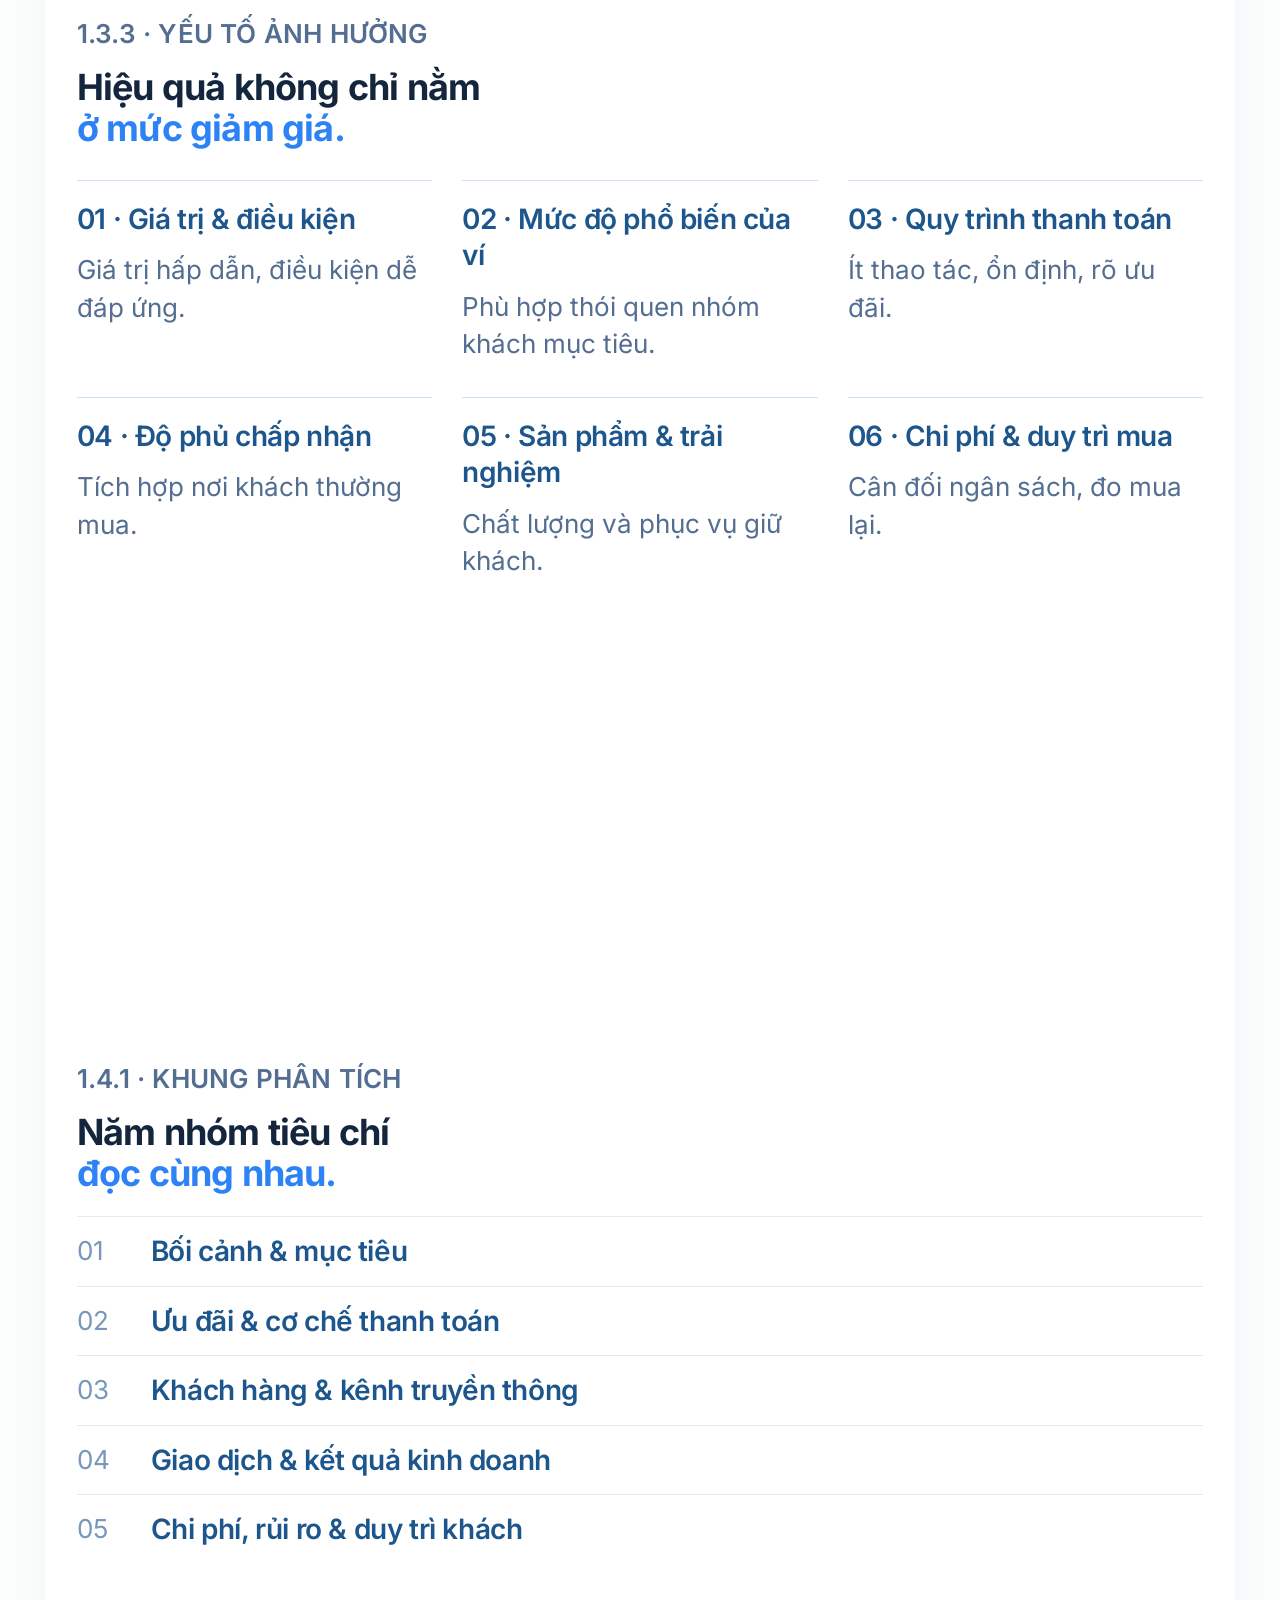
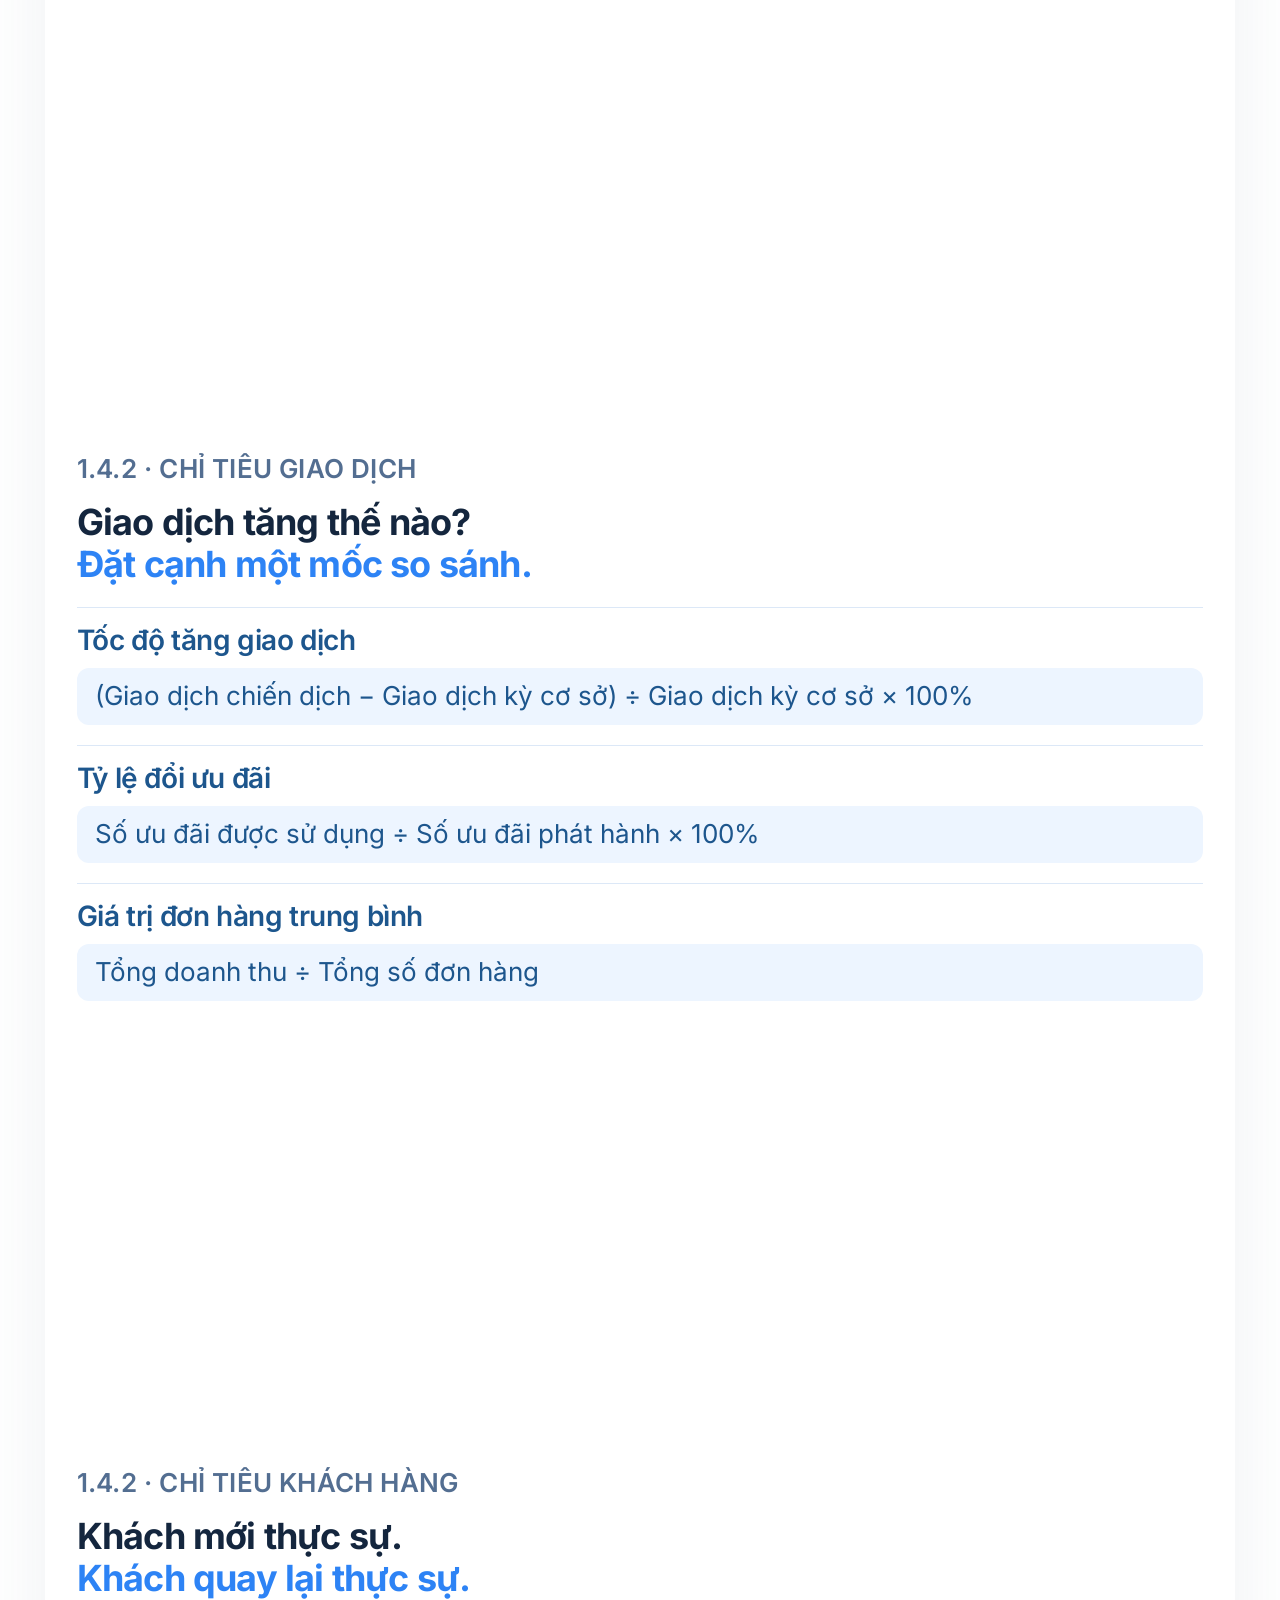
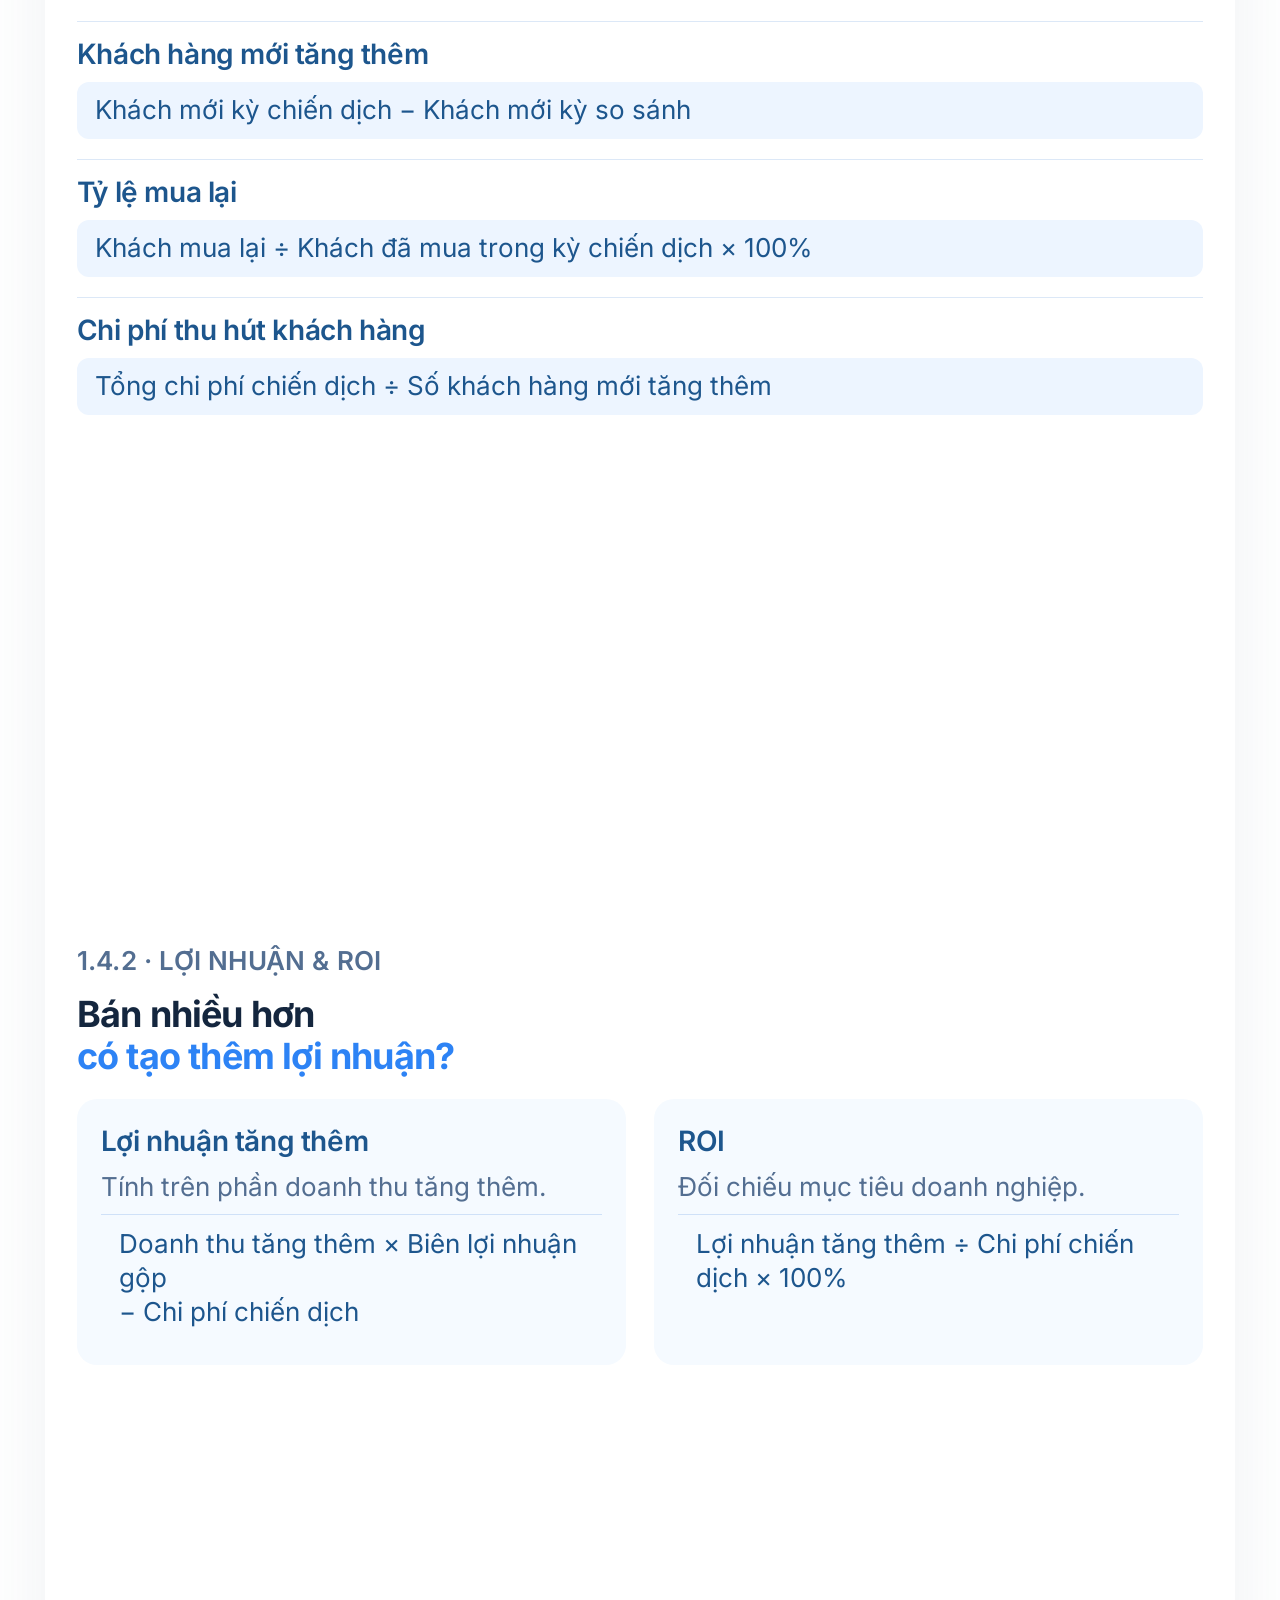
<file: chuong-1.html>
<!doctype html>
<html lang="vi">
<head>
  <meta charset="utf-8">
  <meta name="viewport" content="width=device-width, initial-scale=1">
  <meta name="theme-color" content="#d9effc">
  <title>Nhóm 3 — Chương 1 · Cơ sở lý luận</title>
  <link rel="stylesheet" href="css/fonts.css">
  <link rel="stylesheet" href="css/styles.css">
  <link rel="stylesheet" href="css/boi-canh.css">
  <link rel="stylesheet" href="css/thi-truong.css">
  <link rel="stylesheet" href="css/surfaces.css">
  <link rel="stylesheet" href="css/marketing.css">
  <link rel="stylesheet" href="css/cases.css">
  <link rel="stylesheet" href="css/disclosures.css">
  <link rel="stylesheet" href="css/evaluation.css">
  <link rel="stylesheet" href="css/market-layouts.css">
  <link rel="stylesheet" href="css/presentation-polish.css">
  <link rel="stylesheet" href="css/paper-scroll.css">
  <link rel="stylesheet" href="css/slide-mode.css">
  <link rel="stylesheet" href="css/comparison-cases.css">
  <link rel="stylesheet" href="css/fullscreen-fit.css">
  <link rel="stylesheet" href="css/number-slides.css">
  <link rel="stylesheet" href="css/scroll-stability.css">

  <link rel="stylesheet" href="css/chapter-covers.css">
  <link rel="stylesheet" href="css/chapter-one.css">
  <link rel="stylesheet" href="css/chapter-navigation.css">
</head>
<body class="chapter-cover-page">
<div class="page"><header class="header"><a class="brand" href="./index.html" aria-label="Nhóm 3 — Trang chủ">Nhóm 3</a><nav class="navigation" aria-label="Các chương"><a href="chuong-1.html" aria-current="page">Chương 1</a><a href="chuong-2.html">Chương 2</a><a href="chuong-3.html">Chương 3</a></nav></header><main>

      <section class="hero" id="chuong-1" aria-labelledby="hero-title">
        <img class="hero-image" src="assets/images/hero-payment.png" width="1670" height="942" alt="Thanh toán bằng ví điện tử qua mã QR tại một quán cà phê" fetchpriority="high">

        <nav class="chapter-steps" aria-label="Chuyển chương"><span class="step-line" aria-hidden="true"></span><a class="step step-one is-current" href="chuong-1.html" aria-label="Chương 1 — hiện tại" aria-current="step"><img class="step-ring" src="assets/icons/chapter-2-ring.svg" width="50" height="50" alt=""><img class="step-fill" src="assets/icons/chapter-2-fill.svg" width="38" height="38" alt=""><span>1</span></a><a class="step step-two" href="chuong-2.html" aria-label="Chương 2"><img class="step-idle" src="assets/icons/chapter-1.svg" width="40" height="40" alt=""><span>2</span></a><a class="step step-three" href="chuong-3.html" aria-label="Chương 3"><img class="step-idle" src="assets/icons/chapter-1.svg" width="40" height="40" alt=""><span>3</span></a></nav>

        <div class="hero-copy">
          <p class="eyebrow">BÁO CÁO THẢO LUẬN</p>
          <h1 id="hero-title"><span>CHƯƠNG 1.</span><span>CƠ SỞ LÝ LUẬN VỀ</span><span>THANH TOÁN ĐIỆN TỬ VÀ</span><span>MARKETING QUA VÍ ĐIỆN TỬ</span><span>TRONG NGÀNH FnB</span></h1>
          <div class="hero-actions">
            <a class="primary-button" href="#thanh-toan-dien-tu">Xem nội dung</a>
            <a class="arrow-button" href="#thanh-toan-dien-tu" aria-label="Xem nội dung chương 1">
              <img class="arrow-ring" src="assets/icons/arrow-ring.svg" width="64" height="64" alt="">
              <img class="arrow-fill" src="assets/icons/arrow-fill.svg" width="32" height="32" alt="">
              <span aria-hidden="true">→</span>
            </a>
          </div>
        </div>

        <a class="info-card" href="#thanh-toan-dien-tu" aria-label="Tìm hiểu thêm về Cơ sở lý luận">
          <span class="info-title">Tìm hiểu thêm</span>
          <span class="info-arrow" aria-hidden="true">→</span>
          <span class="thumbnails" aria-hidden="true">
            <img src="assets/images/thumbnail-1.png" width="71" height="71" alt="">
            <img src="assets/images/thumbnail-2.png" width="71" height="71" alt="">
            <img src="assets/images/thumbnail-3.png" width="71" height="71" alt="">
          </span>
          <span class="info-copy"><strong>Cơ sở lý luận</strong><span>Thanh toán điện tử<br>và marketing qua<br>ví điện tử</span></span>
        </a>
      </section>

      <section class="chapter-one-slide payment-foundations" id="thanh-toan-dien-tu" aria-labelledby="payment-definition-title">
        <div class="foundation-definition">
          <p class="foundation-kicker">1.1.1 · KHÁI NIỆM</p>
          <h2 id="payment-definition-title">Thanh toán<br><em>điện tử</em></h2>
          <p class="foundation-description">Chuyển tiền giữa các bên qua phương tiện và hệ thống điện tử, không dùng tiền mặt trực tiếp.</p>
          <a class="foundation-link" href="https://docs.google.com/document/d/1igwsZ5sgBRJlqgujBXbyy1vqqf9YhYaZCX2xI_taol8/edit?tab=t.f42o8bd8vviu#heading=h.oyavan1x3hw3" target="_blank" rel="noopener noreferrer">Đọc thêm <span aria-hidden="true">↗</span></a>
        </div>
        <div class="foundation-image-strip" aria-label="Hình ảnh minh họa thanh toán và tài chính">
          <img src="assets/images/chapter1-online-payment.jpg" alt="Sử dụng thẻ ngân hàng và điện thoại để thanh toán trực tuyến" loading="lazy" decoding="async" width="480" height="320">
          <img src="assets/images/chapter1-mobile-payment.jpg" alt="Khách hàng cầm điện thoại và thẻ ngân hàng" loading="lazy" decoding="async" width="480" height="720">
          <img src="assets/images/chapter1-financial-documents.jpg" alt="Máy tính và tài liệu biểu đồ tài chính" loading="lazy" decoding="async" width="480" height="320">
        </div>
        <div class="foundation-methods" id="phuong-thuc-thanh-toan">
          <p class="foundation-kicker">1.1.2 · PHƯƠNG THỨC</p>
          <h2 id="payment-methods-title">Các phương thức<br><em>phổ biến</em></h2>
          <ul class="foundation-method-list">
            <li>Thanh toán bằng thẻ ngân hàng</li>
            <li>Internet Banking / Mobile Banking</li>
            <li>Thanh toán bằng mã QR</li>
            <li>Thanh toán qua ví điện tử</li>
            <li>Cổng thanh toán trực tuyến</li>
          </ul>
          <a class="foundation-link" href="#ban-chat-vi-dien-tu">Tiếp: Ví điện tử <span aria-hidden="true">→</span></a>
        </div>
      </section>

      <section class="chapter-one-slide wallet-editorial" id="ban-chat-vi-dien-tu" aria-labelledby="wallet-nature-title">
        <div class="wallet-editorial-heading"><p class="foundation-kicker">1.1.3 · VÍ ĐIỆN TỬ</p><h2 id="wallet-nature-title">Bản chất và<br><em>đặc điểm</em></h2><figure><img src="assets/images/chapter1-wallet-contactless.jpg" alt="Đưa điện thoại tới thiết bị thanh toán không tiếp xúc" loading="lazy" decoding="async" width="480" height="720"></figure></div>
        <div class="wallet-editorial-content">
          <div class="wallet-definition"><span class="wallet-big-number" aria-hidden="true">01</span><h3>Dịch vụ trung gian thanh toán</h3><p>Cho phép quản lý tài khoản và thực hiện giao dịch số.</p></div>
          <div class="wallet-feature-row"><span aria-hidden="true">02</span><div><h3>Thanh toán nhanh tại quầy</h3><p>Rút ngắn thời gian thanh toán tại quầy dịch vụ tần suất cao.</p></div></div>
          <div class="wallet-feature-row"><span aria-hidden="true">03</span><div><h3>Kết nối giao dịch với ưu đãi</h3><p>Gắn liền giao dịch thanh toán với các chương trình ưu đãi/khuyến mại.</p></div></div>
        </div>
      </section>
      <section class="chapter-one-slide wallet-network-slide" id="he-sinh-thai-vi-dien-tu" aria-labelledby="wallet-ecosystem-title">
        <header class="wallet-network-heading"><p class="foundation-kicker">1.1.3 · CÁC BÊN THAM GIA</p><h2 id="wallet-ecosystem-title">Hệ sinh thái <em>ví điện tử</em></h2></header>
        <div class="wallet-network">
          <div class="wallet-network-center"><span aria-hidden="true">↔</span><p>Thanh toán<br>&amp; ưu đãi</p></div>
          <article class="wallet-stakeholder stakeholder-customer"><span class="stakeholder-number" aria-hidden="true">01</span><h3>Khách hàng</h3><p>Lựa chọn dựa trên tiện lợi và ưu đãi.</p></article>
          <article class="wallet-stakeholder stakeholder-wallet"><span class="stakeholder-number" aria-hidden="true">02</span><h3>Ví điện tử</h3><p>Vận hành hệ thống, phân phối ưu đãi.</p></article>
          <article class="wallet-stakeholder stakeholder-bank"><span class="stakeholder-number" aria-hidden="true">03</span><h3>Ngân hàng</h3><p>Liên kết nguồn tiền và xử lý đối soát.</p></article>
          <article class="wallet-stakeholder stakeholder-business"><span class="stakeholder-number" aria-hidden="true">04</span><h3>Doanh nghiệp F&amp;B</h3><p>Chấp nhận thanh toán, phối hợp khuyến mại.</p></article>
        </div>
      </section>

      <section class="chapter-one-slide payment-process" id="quy-trinh-thanh-toan" aria-labelledby="payment-process-title">
        <header class="process-heading"><p class="foundation-kicker">1.1.4 · QUY TRÌNH THANH TOÁN</p><h2 id="payment-process-title">Thanh toán qua ví điện tử<br><em>trong 5 bước</em></h2></header>
        <div class="process-layout">
          <div class="process-steps" role="tablist" aria-label="Năm bước thanh toán" aria-orientation="vertical"><span class="process-track" aria-hidden="true"><i></i></span><button class="process-step" type="button" role="tab" id="process-tab-1" aria-controls="process-panel-1" aria-selected="true" tabindex="0"><span class="process-number">01</span><span>Chọn sản phẩm</span></button><button class="process-step" type="button" role="tab" id="process-tab-2" aria-controls="process-panel-2" aria-selected="false" tabindex="-1"><span class="process-number">02</span><span>Chọn ví điện tử</span></button><button class="process-step" type="button" role="tab" id="process-tab-3" aria-controls="process-panel-3" aria-selected="false" tabindex="-1"><span class="process-number">03</span><span>Xác thực & xử lý</span></button><button class="process-step" type="button" role="tab" id="process-tab-4" aria-controls="process-panel-4" aria-selected="false" tabindex="-1"><span class="process-number">04</span><span>Thông báo kết quả</span></button><button class="process-step" type="button" role="tab" id="process-tab-5" aria-controls="process-panel-5" aria-selected="false" tabindex="-1"><span class="process-number">05</span><span>Đối soát & ghi nhận</span></button></div>
          <div class="process-stage"><article class="process-panel" role="tabpanel" id="process-panel-1" aria-labelledby="process-tab-1" tabindex="0"><div class="process-art" aria-hidden="true"><span class="process-art-orbit"></span><svg viewBox="0 0 390 300" fill="none" stroke="currentColor" stroke-width="5" stroke-linecap="round" stroke-linejoin="round"><path d="M120 102h144l-12 142a12 12 0 0 1-12 11h-96a12 12 0 0 1-12-11z"/><path d="M158 112V82a34 34 0 0 1 68 0v30"/><circle cx="158" cy="112" r="4" fill="currentColor" stroke="none"/><circle cx="226" cy="112" r="4" fill="currentColor" stroke="none"/><rect x="214" y="178" width="96" height="70" rx="16" fill="#f5faff"/><path d="m248 226 28-27"/><circle cx="247" cy="200" r="5"/><circle cx="277" cy="226" r="5"/></svg></div><p class="process-caption">BƯỚC 01 / 05</p><h3>Chọn sản phẩm và ưu đãi</h3><p class="process-description">Khách chọn sản phẩm và tiếp cận thông tin ưu đãi.</p></article><article class="process-panel" role="tabpanel" id="process-panel-2" aria-labelledby="process-tab-2" tabindex="0"><div class="process-art" aria-hidden="true"><span class="process-art-orbit"></span><svg viewBox="0 0 390 300" fill="none" stroke="currentColor" stroke-width="5" stroke-linecap="round" stroke-linejoin="round"><rect x="130" y="40" width="130" height="220" rx="22"/><path d="M175 65h40"/><rect x="154" y="100" width="32" height="32" rx="3"/><rect x="204" y="100" width="32" height="32" rx="3"/><rect x="154" y="150" width="32" height="32" rx="3"/><path d="M207 151h28v30h-13v-13h-15m-10 29h38M183 236h24"/></svg></div><p class="process-caption">BƯỚC 02 / 05</p><h3>Chọn phương thức thanh toán</h3><p class="process-description">Chọn phương thức thanh toán ví điện tử (Quét QR / Mini App).</p></article><article class="process-panel" role="tabpanel" id="process-panel-3" aria-labelledby="process-tab-3" tabindex="0"><div class="process-art" aria-hidden="true"><span class="process-art-orbit"></span><svg viewBox="0 0 390 300" fill="none" stroke="currentColor" stroke-width="5" stroke-linecap="round" stroke-linejoin="round"><path d="m195 40 83 35v73c0 58-42 91-83 117-41-26-83-59-83-117V75z"/><rect x="161" y="132" width="68" height="55" rx="10"/><path d="M175 132v-20a20 20 0 0 1 40 0v20m-20 22v13"/></svg></div><p class="process-caption">BƯỚC 03 / 05</p><h3>Xác thực bảo mật và xử lý</h3><p class="process-description">Hệ thống xác thực bảo mật và xử lý giao dịch.</p></article><article class="process-panel" role="tabpanel" id="process-panel-4" aria-labelledby="process-tab-4" tabindex="0"><div class="process-art" aria-hidden="true"><span class="process-art-orbit"></span><svg viewBox="0 0 390 300" fill="none" stroke="currentColor" stroke-width="5" stroke-linecap="round" stroke-linejoin="round"><rect x="130" y="40" width="130" height="220" rx="22"/><path d="M175 65h40M182 237h26"/><circle cx="195" cy="143" r="46"/><path d="m171 143 17 18 32-36"/><path d="M295 98h25m-35-30 18-18m-8 78 23 12"/></svg></div><p class="process-caption">BƯỚC 04 / 05</p><h3>Thông báo kết quả giao dịch</h3><p class="process-description">Thông báo kết quả giao dịch tới các bên.</p></article><article class="process-panel" role="tabpanel" id="process-panel-5" aria-labelledby="process-tab-5" tabindex="0"><div class="process-art" aria-hidden="true"><span class="process-art-orbit"></span><svg viewBox="0 0 390 300" fill="none" stroke="currentColor" stroke-width="5" stroke-linecap="round" stroke-linejoin="round"><rect x="108" y="42" width="156" height="210" rx="16"/><path d="M138 80h66m-66 26h92"/><rect x="138" y="166" width="18" height="32" rx="3"/><rect x="174" y="146" width="18" height="52" rx="3"/><rect x="210" y="126" width="18" height="72" rx="3"/><path d="M138 216h80"/><circle cx="264" cy="222" r="38" fill="#f5faff"/><path d="m247 222 12 12 24-27"/></svg></div><p class="process-caption">BƯỚC 05 / 05</p><h3>Đối soát và ghi nhận dữ liệu</h3><p class="process-description">Đối soát và ghi nhận dữ liệu bán hàng.</p></article>
          <div class="process-controls" hidden><button type="button" data-process-prev aria-label="Bước trước">← Trước</button><span class="process-status" aria-live="polite" aria-atomic="true">Bước 1 / 5</span><button type="button" data-process-next aria-label="Bước tiếp theo">Tiếp →</button></div>
          </div>
        </div>
      </section>

      <section class="chapter-one-slide wallet-marketing-intro" id="marketing-qua-vi-dien-tu" aria-labelledby="wallet-marketing-title">
        <header class="wallet-marketing-heading"><p class="foundation-kicker">1.2 · MARKETING QUA VÍ ĐIỆN TỬ</p><h2 id="wallet-marketing-title">Marketing qua <em>ví điện tử</em></h2></header>
        <div class="wallet-marketing-layout">
          <div class="wallet-marketing-copy">
            <div class="wallet-marketing-definition"><h3>Khái niệm</h3><p>Doanh nghiệp phối hợp với ví để truyền thông, phân phối ưu đãi và chăm sóc khách hàng.</p></div>
            <h3 class="wallet-marketing-subtitle">Ba hình thức marketing</h3>
            <ol class="wallet-marketing-types">
              <li><span class="wallet-marketing-number" aria-hidden="true">01</span><div><h4>Marketing trực tiếp trên app ví</h4><p>Banner, tin nhắn đẩy, mini game.</p></div></li>
              <li><span class="wallet-marketing-number" aria-hidden="true">02</span><div><h4>Ưu đãi gắn thanh toán</h4><p>Giảm giá trực tiếp, hoàn tiền (cashback).</p></div></li>
              <li><span class="wallet-marketing-number" aria-hidden="true">03</span><div><h4>Khách hàng thân thiết</h4><p>Tích điểm, đổi quà.</p></div></li>
            </ol>
          </div>
          <figure class="wallet-marketing-visual"><img src="assets/images/momo-dingtea-payment.jpg" alt="Khách hàng thanh toán qua ví MoMo tại cửa hàng đồ uống" width="640" height="480" loading="lazy" decoding="async"></figure>
        </div>
      </section>

      <section class="chapter-one-slide value-mechanism" id="co-che-tao-gia-tri" aria-labelledby="value-mechanism-title">
        <header class="value-heading"><p class="foundation-kicker">1.2.3 · MARKETING QUA VÍ ĐIỆN TỬ</p><h2 id="value-mechanism-title">Cơ chế <em>tạo giá trị</em></h2></header>
        <div class="value-flow" aria-label="Ưu đãi, động cơ mua hàng, thanh toán, hoàn tất, mua lại">
          <div class="value-track" aria-hidden="true"><i></i></div>
          <ol class="value-steps"><li><button type="button" class="value-step" aria-pressed="true" data-value-step="0"><span class="value-icon" aria-hidden="true"><svg viewBox="0 0 80 80" fill="none" stroke="currentColor" stroke-width="3" stroke-linecap="round" stroke-linejoin="round"><path d="M16 22h48v10a8 8 0 0 0 0 16v10H16V48a8 8 0 0 0 0-16z"/><path d="m33 48 14-16m-13 1h.1m12 14h.1"/></svg></span><span class="value-label">Ưu đãi</span></button></li><li><button type="button" class="value-step" aria-pressed="false" data-value-step="1"><span class="value-icon" aria-hidden="true"><svg viewBox="0 0 80 80" fill="none" stroke="currentColor" stroke-width="3" stroke-linecap="round" stroke-linejoin="round"><path d="M20 55h40M26 55V35h28v20M33 35V24h14v11"/><path d="m26 24 14-9 14 9"/></svg></span><span class="value-label">Động cơ mua hàng</span></button></li><li><button type="button" class="value-step" aria-pressed="false" data-value-step="2"><span class="value-icon" aria-hidden="true"><svg viewBox="0 0 80 80" fill="none" stroke="currentColor" stroke-width="3" stroke-linecap="round" stroke-linejoin="round"><rect x="16" y="23" width="48" height="34" rx="6"/><path d="M16 34h48M24 47h12"/></svg></span><span class="value-label">Thanh toán</span></button></li><li><button type="button" class="value-step" aria-pressed="false" data-value-step="3"><span class="value-icon" aria-hidden="true"><svg viewBox="0 0 80 80" fill="none" stroke="currentColor" stroke-width="3" stroke-linecap="round" stroke-linejoin="round"><circle cx="40" cy="40" r="25"/><path d="m27 40 9 10 18-22"/></svg></span><span class="value-label">Hoàn tất</span></button></li><li><button type="button" class="value-step" aria-pressed="false" data-value-step="4"><span class="value-icon" aria-hidden="true"><svg viewBox="0 0 80 80" fill="none" stroke="currentColor" stroke-width="3" stroke-linecap="round" stroke-linejoin="round"><path d="M60 30a24 24 0 0 0-41-5l-5 9m0-16v16h16M20 50a24 24 0 0 0 41 5l5-9m0 16V46H50"/></svg></span><span class="value-label">Mua lại</span></button></li></ol>
          <div class="value-return" aria-hidden="true"><span></span></div>
        </div>
        <p class="audit-note">Giao dịch qua ví tăng ≠ doanh thu tăng. Mua lại không được bảo đảm.</p>
      </section>

      <section class="chapter-one-slide wallet-roles-slide" id="vai-tro-marketing-vi" aria-labelledby="wallet-roles-title">
        <header class="chapter-closing-heading"><p class="foundation-kicker">1.2.4 · VAI TRÒ</p><h2 id="wallet-roles-title">Một nền tảng.<br><em>Bốn vai trò marketing.</em></h2></header>
        <div class="role-compass">
          <div class="role-compass-center" aria-hidden="true"><svg viewBox="0 0 120 120" fill="none" stroke="currentColor" stroke-width="3" stroke-linecap="round" stroke-linejoin="round"><rect x="30" y="12" width="60" height="96" rx="12"/><path d="M48 25h24M50 95h20"/><rect x="46" y="44" width="46" height="30" rx="7" fill="#edf5ff"/><circle cx="78" cy="59" r="3"/></svg><span>VÍ ĐIỆN TỬ</span></div>
          <article class="role-northwest"><span class="role-index">01</span><h3>Thu hút &amp; dùng thử</h3><p>Giảm giá, hoàn tiền, quà tặng khuyến khích mua thử.</p></article>
          <article class="role-northeast"><span class="role-index">02</span><h3>Kích cầu linh hoạt</h3><p>Kích cầu online/offline theo khung giờ hoặc giá trị đơn.</p></article>
          <article class="role-southwest"><span class="role-index">03</span><h3>Cộng hưởng<br>truyền thông</h3><p>Tiếp cận người dùng sẵn có của nền tảng ví.</p></article>
          <article class="role-southeast"><span class="role-index">04</span><h3>Đo lường &amp; tối ưu</h3><p>Theo dõi dùng mã, giá trị đơn, mua lại và ROI.</p></article>
        </div>
      </section>

      <section class="chapter-one-slide audit-slide " id="uu-diem-han-che" aria-labelledby="uu-diem-han-che-title"><header><p class="foundation-kicker">1.2.5 · ƯU ĐIỂM &amp; HẠN CHẾ</p><h2 id="uu-diem-han-che-title">Ưu đãi thuận tiện.<br><em>Hiệu quả cần kiểm chứng.</em></h2></header><div class="audit-two-columns"><div class="audit-positive"><h3>Ưu điểm</h3><ul><li>Tiếp cận ưu đãi và thanh toán thuận tiện.</li><li>Ghi nhận dùng mã và giá trị giao dịch.</li><li>Mở rộng truyền thông theo nhóm khách.</li></ul></div><div><h3>Hạn chế</h3><ul><li>Ưu đãi có thể giảm biên lợi nhuận.</li><li>Phụ thuộc chính sách nền tảng ví.</li><li>Khách có thể chỉ mua khi có khuyến mại.</li></ul></div></div><p class="audit-note">Đọc cùng doanh thu tăng thêm, chi phí, lợi nhuận và mua lại.</p></section>
      <section class="chapter-one-slide fnb-evaluation-slide fnb-clean-slide" id="dac-thu-fnb-tieu-chi" aria-labelledby="fnb-evaluation-title">
        <header class="chapter-closing-heading"><p class="foundation-kicker">1.3.1 · ĐẶC ĐIỂM KINH DOANH F&amp;B</p><h2 id="fnb-evaluation-title">Bốn đặc thù<br><em>của ngành F&amp;B</em></h2></header>
        <div class="fnb-clean-grid">
          <article><div class="fnb-clean-value">32,8<span>%</span></div><div><h3>Mua thường xuyên</h3><p>Uống bên ngoài 3–4 lần/tuần, năm 2024.</p></div></article>
          <article><div class="fnb-clean-value">52,3<span>%</span></div><div><h3>Chi tiêu vừa phải</h3><p>Ưu tiên dưới 35.000đ/món; nhạy cảm với voucher nhỏ.</p></div></article>
          <article><div class="fnb-clean-value fnb-clean-count">323.010</div><div><h3>Cạnh tranh cao</h3><p>Cửa hàng cuối 2024; cần thu hút và giữ khách.</p></div></article>
          <article><div class="fnb-clean-clock" aria-hidden="true"><svg viewBox="0 0 80 80" fill="none" stroke="currentColor" stroke-width="3" stroke-linecap="round"><circle cx="40" cy="40" r="26"/><path d="M40 23v18l12 8"/></svg></div><div><h3>Mùa vụ &amp; khung giờ</h3><p>Ưu đãi linh hoạt theo giờ thấp điểm, ngày trong tuần.</p></div></article>
        </div>
      </section>
      <section class="chapter-one-slide audit-slide behavior-clean-slide" id="hanh-vi-thanh-toan-fnb" aria-labelledby="hanh-vi-thanh-toan-fnb-title">
        <header><p class="foundation-kicker">1.3.2 · HÀNH VI THANH TOÁN</p><h2 id="hanh-vi-thanh-toan-fnb-title">Khách hàng cần gì<br><em>khi thanh toán?</em></h2></header>
        <div class="behavior-clean-layout">
          <div class="behavior-needs">
            <article><span aria-hidden="true">01</span><div><h3>Nhanh &amp; thuận tiện</h3><p>Ít thao tác tại quầy; xác nhận rõ khi đặt trực tuyến.</p></div></article>
            <article><span aria-hidden="true">02</span><div><h3>Minh bạch số tiền</h3><p>Rõ giá, khoản giảm và số tiền thực trả.</p></div></article>
            <article><span aria-hidden="true">03</span><div><h3>Ưu đãi dễ sử dụng</h3><p>Dễ hiểu, ít điều kiện, thuận tiện áp dụng.</p></div></article>
          </div>
          <aside class="behavior-banking" aria-labelledby="behavior-banking-title"><h3 id="behavior-banking-title">Thanh toán qua<br>ứng dụng ngân hàng</h3><div class="behavior-banking-stat"><strong>71,07<span>%</span></strong><p>Ăn uống tại chỗ</p></div><div class="behavior-banking-stat"><strong>68,34<span>%</span></strong><p>Giao dịch trực tuyến</p></div></aside>
        </div>
      </section>

      <section class="chapter-one-slide audit-slide " id="yeu-to-hieu-qua" aria-labelledby="yeu-to-hieu-qua-title"><header><p class="foundation-kicker">1.3.3 · YẾU TỐ ẢNH HƯỞNG</p><h2 id="yeu-to-hieu-qua-title">Hiệu quả không chỉ nằm<br><em>ở mức giảm giá.</em></h2></header><div class="audit-six-grid"><article><h3>01 · Giá trị &amp; điều kiện</h3><p>Giá trị hấp dẫn, điều kiện dễ đáp ứng.</p></article><article><h3>02 · Mức độ phổ biến của ví</h3><p>Phù hợp thói quen nhóm khách mục tiêu.</p></article><article><h3>03 · Quy trình thanh toán</h3><p>Ít thao tác, ổn định, rõ ưu đãi.</p></article><article><h3>04 · Độ phủ chấp nhận</h3><p>Tích hợp nơi khách thường mua.</p></article><article><h3>05 · Sản phẩm &amp; trải nghiệm</h3><p>Chất lượng và phục vụ giữ khách.</p></article><article><h3>06 · Chi phí &amp; duy trì mua</h3><p>Cân đối ngân sách, đo mua lại.</p></article></div></section>

      <section class="chapter-one-slide audit-slide " id="nam-nhom-tieu-chi" aria-labelledby="nam-nhom-tieu-chi-title"><header><p class="foundation-kicker">1.4.1 · KHUNG PHÂN TÍCH</p><h2 id="nam-nhom-tieu-chi-title">Năm nhóm tiêu chí<br><em>đọc cùng nhau.</em></h2></header><ol class="audit-criteria-list"><li><span>01</span><div><h3>Bối cảnh &amp; mục tiêu</h3></div></li><li><span>02</span><div><h3>Ưu đãi &amp; cơ chế thanh toán</h3></div></li><li><span>03</span><div><h3>Khách hàng &amp; kênh truyền thông</h3></div></li><li><span>04</span><div><h3>Giao dịch &amp; kết quả kinh doanh</h3></div></li><li><span>05</span><div><h3>Chi phí, rủi ro &amp; duy trì khách</h3></div></li></ol></section>

      <section class="chapter-one-slide audit-slide " id="chi-tieu-giao-dich" aria-labelledby="chi-tieu-giao-dich-title"><header><p class="foundation-kicker">1.4.2 · CHỈ TIÊU GIAO DỊCH</p><h2 id="chi-tieu-giao-dich-title">Giao dịch tăng thế nào?<br><em>Đặt cạnh một mốc so sánh.</em></h2></header><div class="audit-formula-stack"><article class="audit-formula"><h3>Tốc độ tăng giao dịch</h3><div>(Giao dịch chiến dịch − Giao dịch kỳ cơ sở) ÷ Giao dịch kỳ cơ sở × 100%</div></article><article class="audit-formula"><h3>Tỷ lệ đổi ưu đãi</h3><div>Số ưu đãi được sử dụng ÷ Số ưu đãi phát hành × 100%</div></article><article class="audit-formula"><h3>Giá trị đơn hàng trung bình</h3><div>Tổng doanh thu ÷ Tổng số đơn hàng</div></article></div></section>

      <section class="chapter-one-slide audit-slide " id="chi-tieu-khach-hang" aria-labelledby="chi-tieu-khach-hang-title"><header><p class="foundation-kicker">1.4.2 · CHỈ TIÊU KHÁCH HÀNG</p><h2 id="chi-tieu-khach-hang-title">Khách mới thực sự.<br><em>Khách quay lại thực sự.</em></h2></header><div class="audit-formula-stack"><article class="audit-formula"><h3>Khách hàng mới tăng thêm</h3><div>Khách mới kỳ chiến dịch − Khách mới kỳ so sánh</div></article><article class="audit-formula"><h3>Tỷ lệ mua lại</h3><div>Khách mua lại ÷ Khách đã mua trong kỳ chiến dịch × 100%</div></article><article class="audit-formula"><h3>Chi phí thu hút khách hàng</h3><div>Tổng chi phí chiến dịch ÷ Số khách hàng mới tăng thêm</div></article></div></section>

      <section class="chapter-one-slide audit-slide " id="chi-tieu-tai-chinh" aria-labelledby="chi-tieu-tai-chinh-title"><header><p class="foundation-kicker">1.4.2 · LỢI NHUẬN &amp; ROI</p><h2 id="chi-tieu-tai-chinh-title">Bán nhiều hơn<br><em>có tạo thêm lợi nhuận?</em></h2></header><div class="audit-finance"><article class="audit-formula"><h3>Lợi nhuận tăng thêm</h3><p>Tính trên phần doanh thu tăng thêm.</p><div>Doanh thu tăng thêm × Biên lợi nhuận gộp<br>− Chi phí chiến dịch</div></article><article class="audit-formula"><h3>ROI</h3><p>Đối chiếu mục tiêu doanh nghiệp.</p><div>Lợi nhuận tăng thêm ÷ Chi phí chiến dịch × 100%</div></article></div></section>

      <section class="chapter-one-slide audit-slide " id="khung-van-dung" aria-labelledby="khung-van-dung-title"><header><p class="foundation-kicker">1.4.3 · KHUNG VẬN DỤNG</p><h2 id="khung-van-dung-title">Từ mục tiêu chiến dịch<br><em>đến khả năng giữ khách.</em></h2></header><ol class="audit-framework"><li><span>01</span><h3>Nền tảng</h3><p>Bối cảnh và mục tiêu rõ ràng, đo được.</p></li><li><span>02</span><h3>Thiết kế</h3><p>Ưu đãi, thanh toán, khách hàng và kênh phù hợp.</p></li><li><span>03</span><h3>Kết quả</h3><p>Giao dịch, đổi ưu đãi, giá trị đơn và khách mới tăng thêm.</p></li><li><span>04</span><h3>Bền vững</h3><p>Chi phí thu hút, lợi nhuận, ROI và mua lại sau ưu đãi.</p></li></ol><p class="audit-note">Hiệu quả = đạt mục tiêu + lợi nhuận tăng thêm + giữ khách.</p></section>
<nav class="chapter-end-navigation" aria-label="Chuyển sang chương tiếp theo"><a class="chapter-next-link" href="chuong-2.html"><span>Sang chương 2</span><span aria-hidden="true">→</span></a></nav>
</main></div><script src="js/chapter-cover.js"></script><script src="js/payment-process.js"></script><script src="js/value-mechanism.js"></script><script src="js/slide-mode.js"></script><script src="js/fullscreen-fit.js"></script><script src="js/highlands-viewport.js?v=2"></script></body></html>
</file>
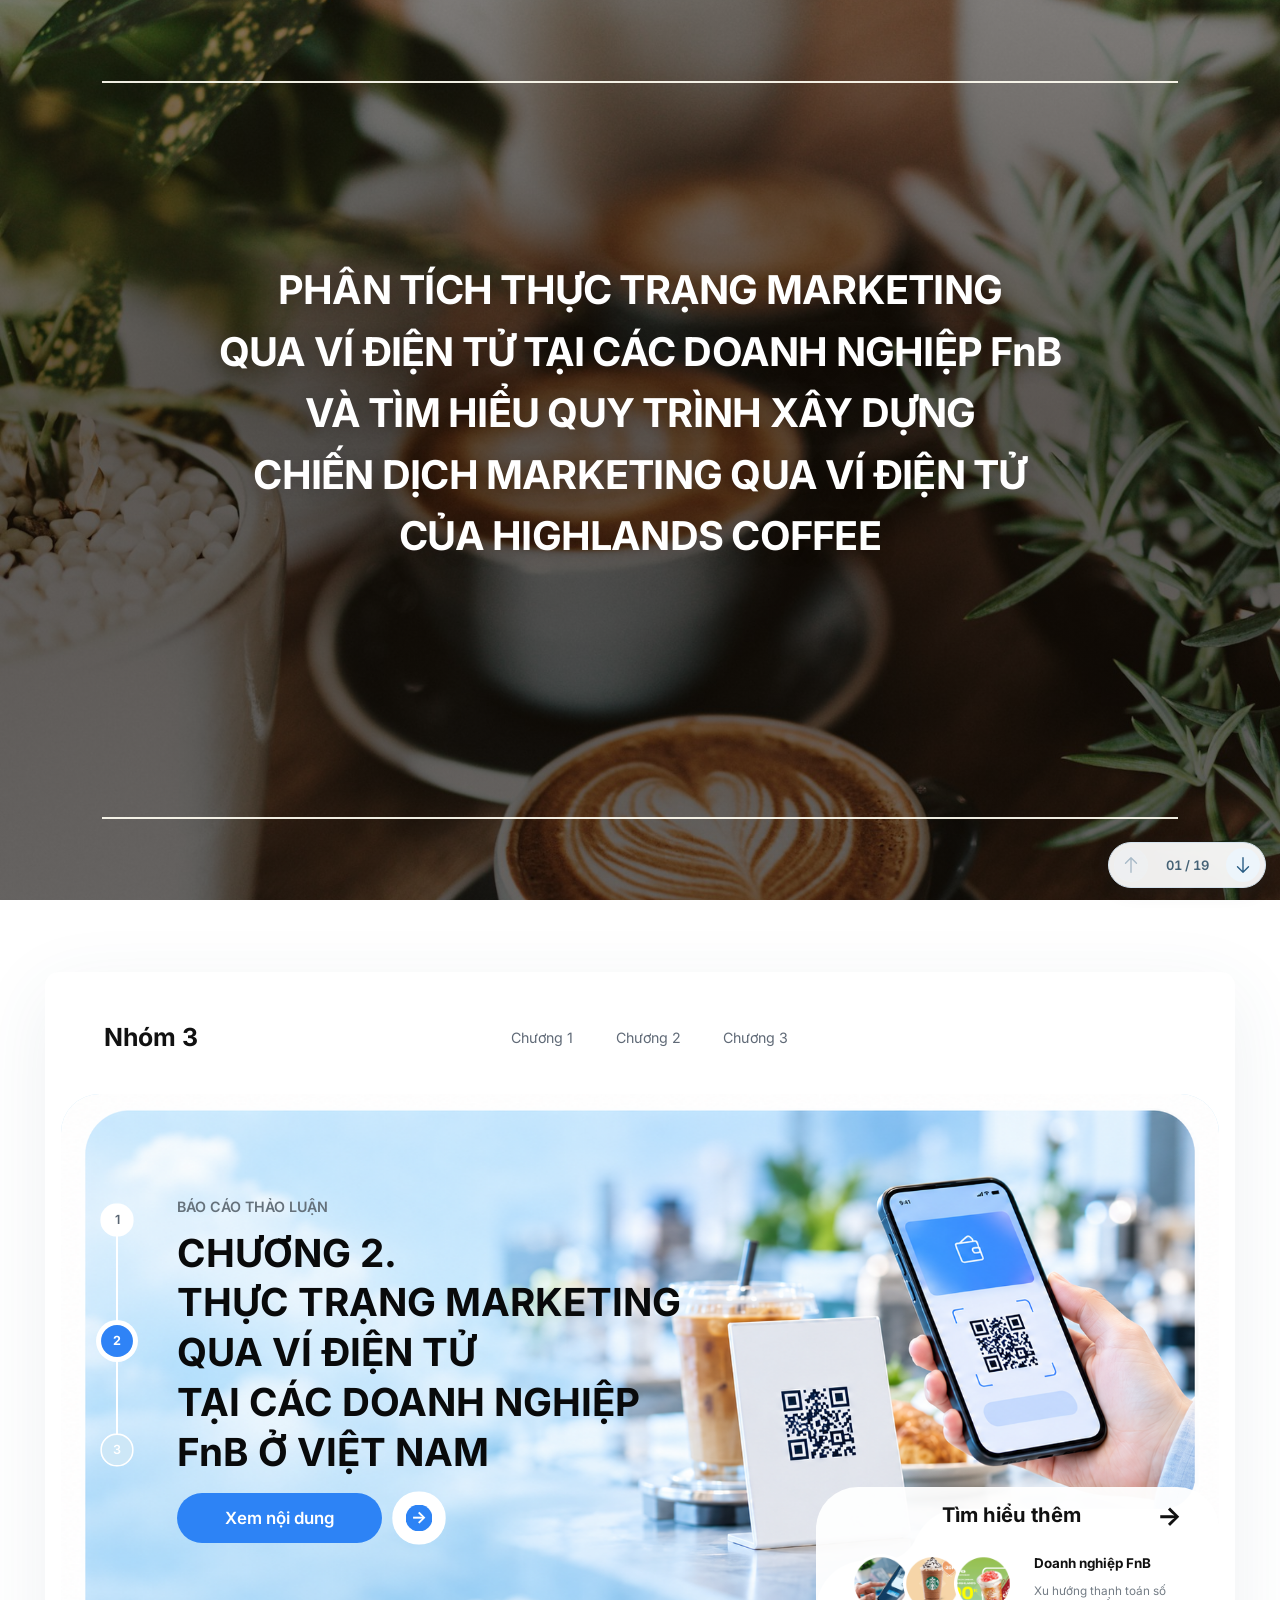
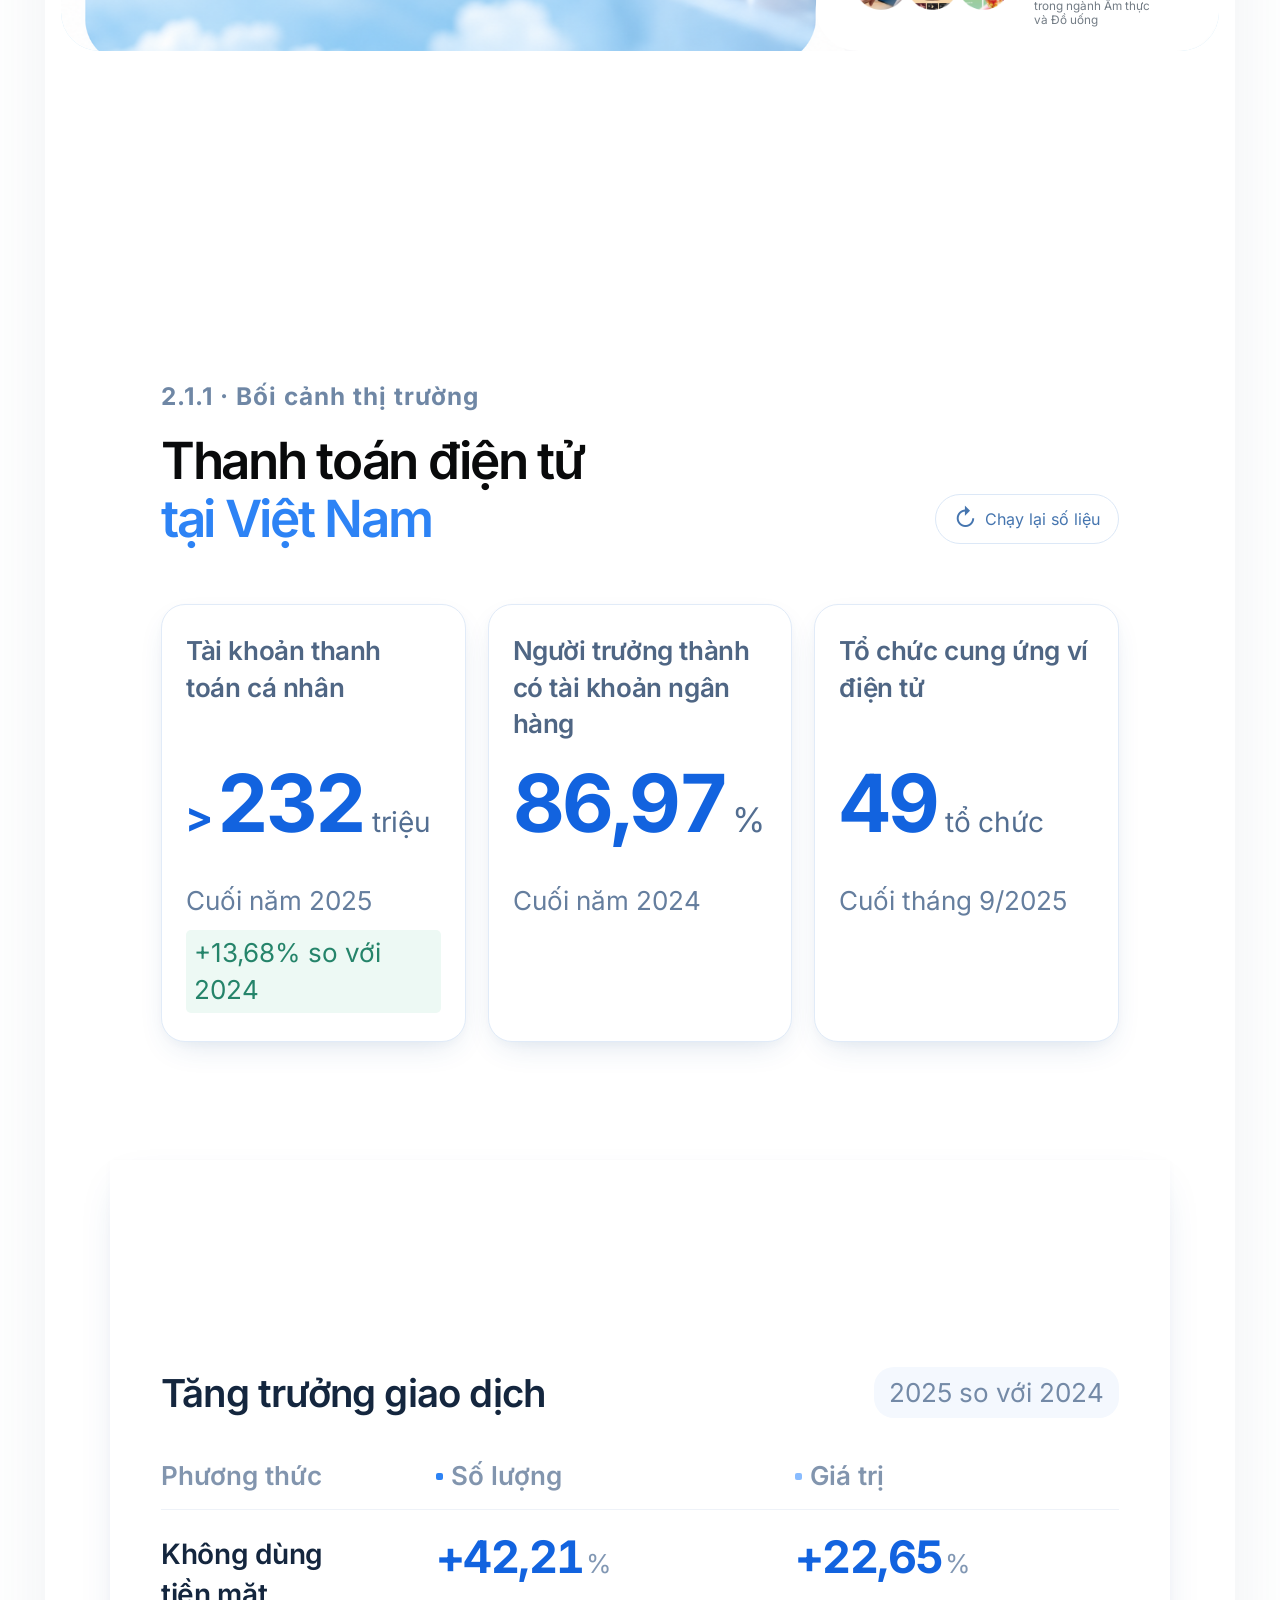
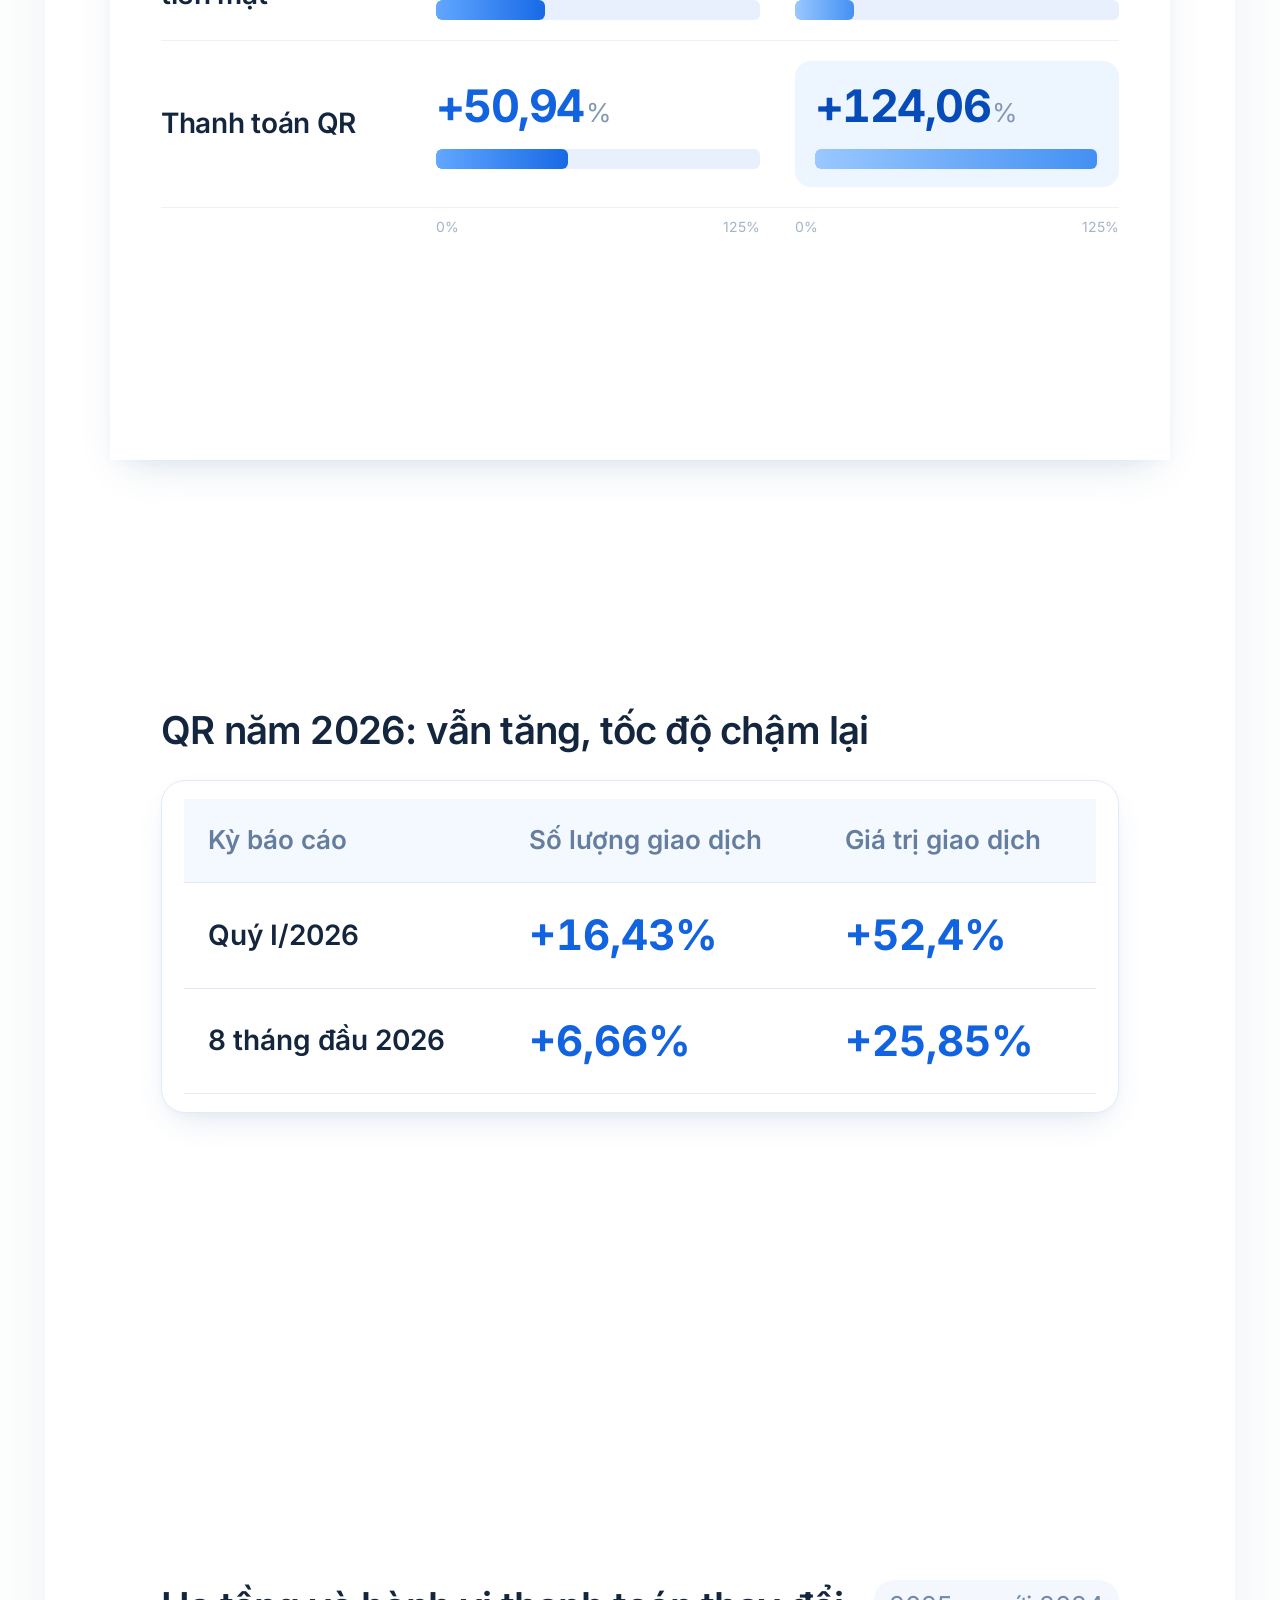
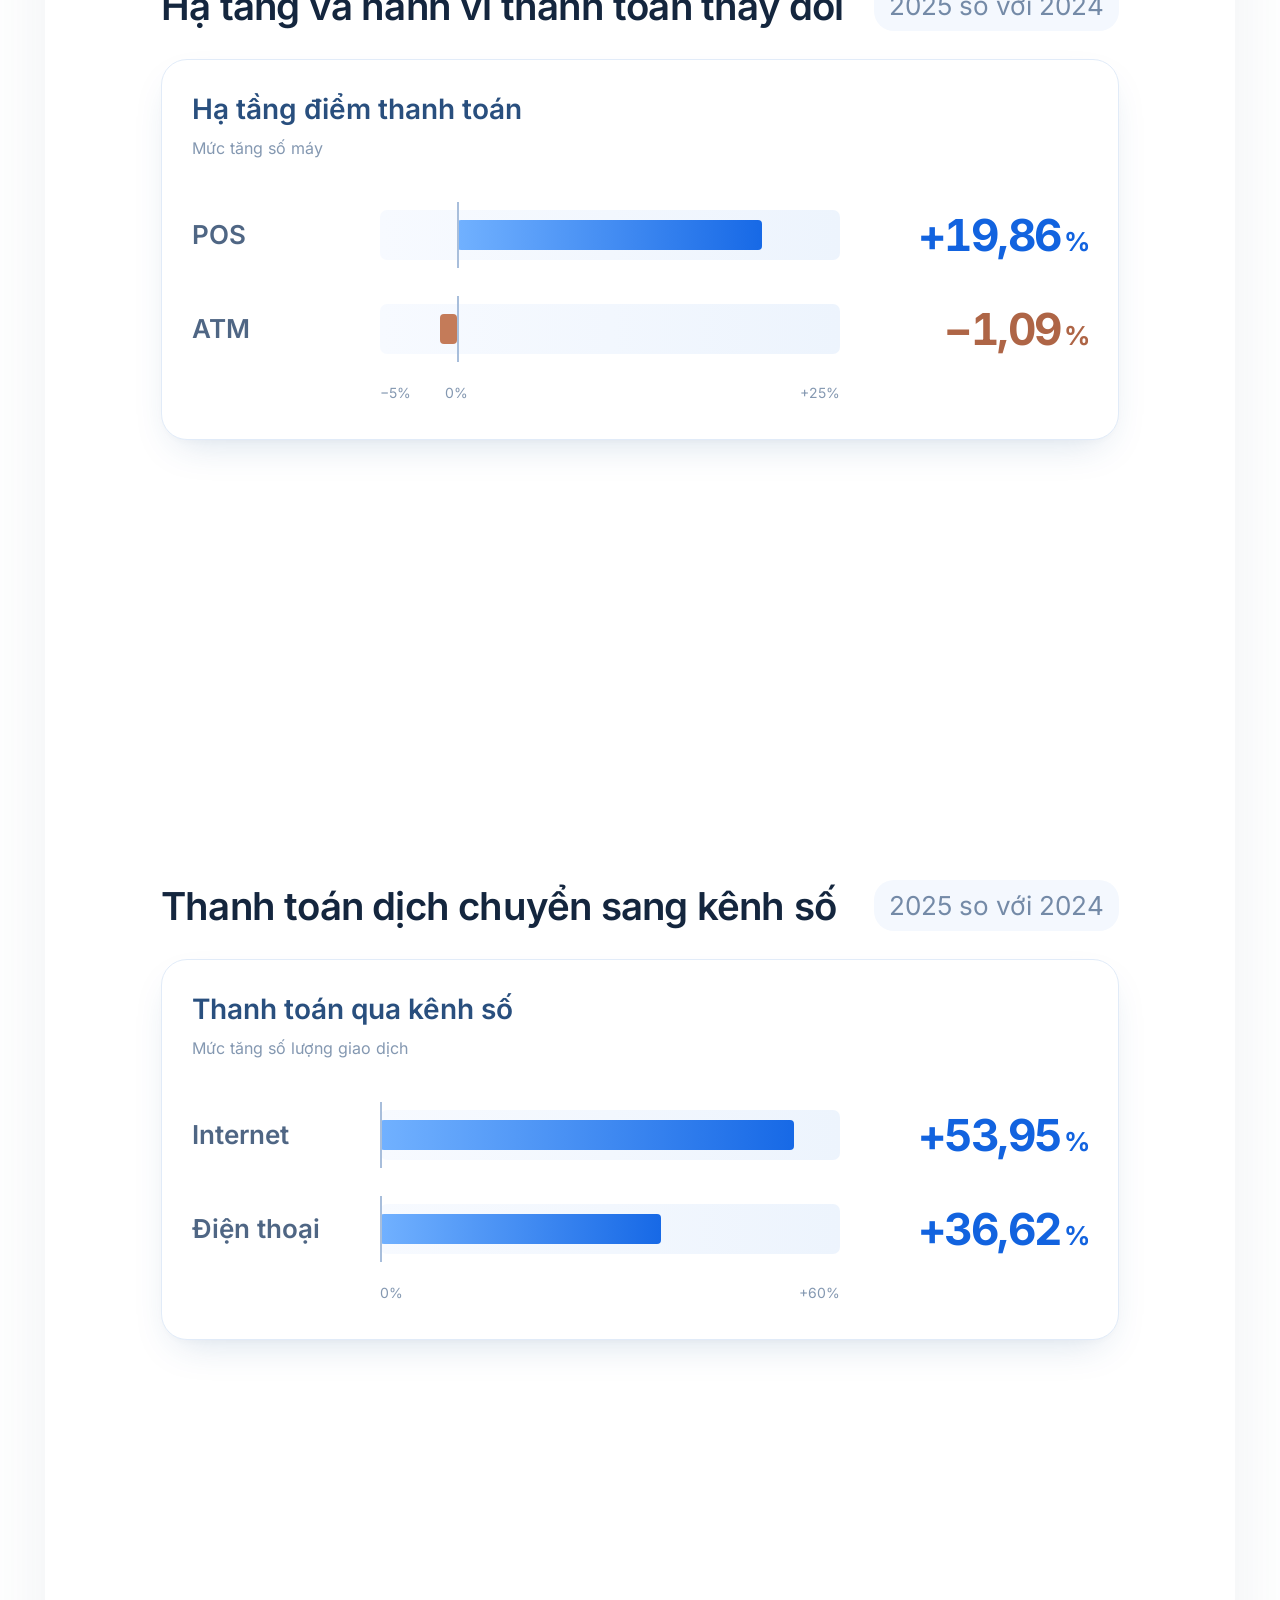
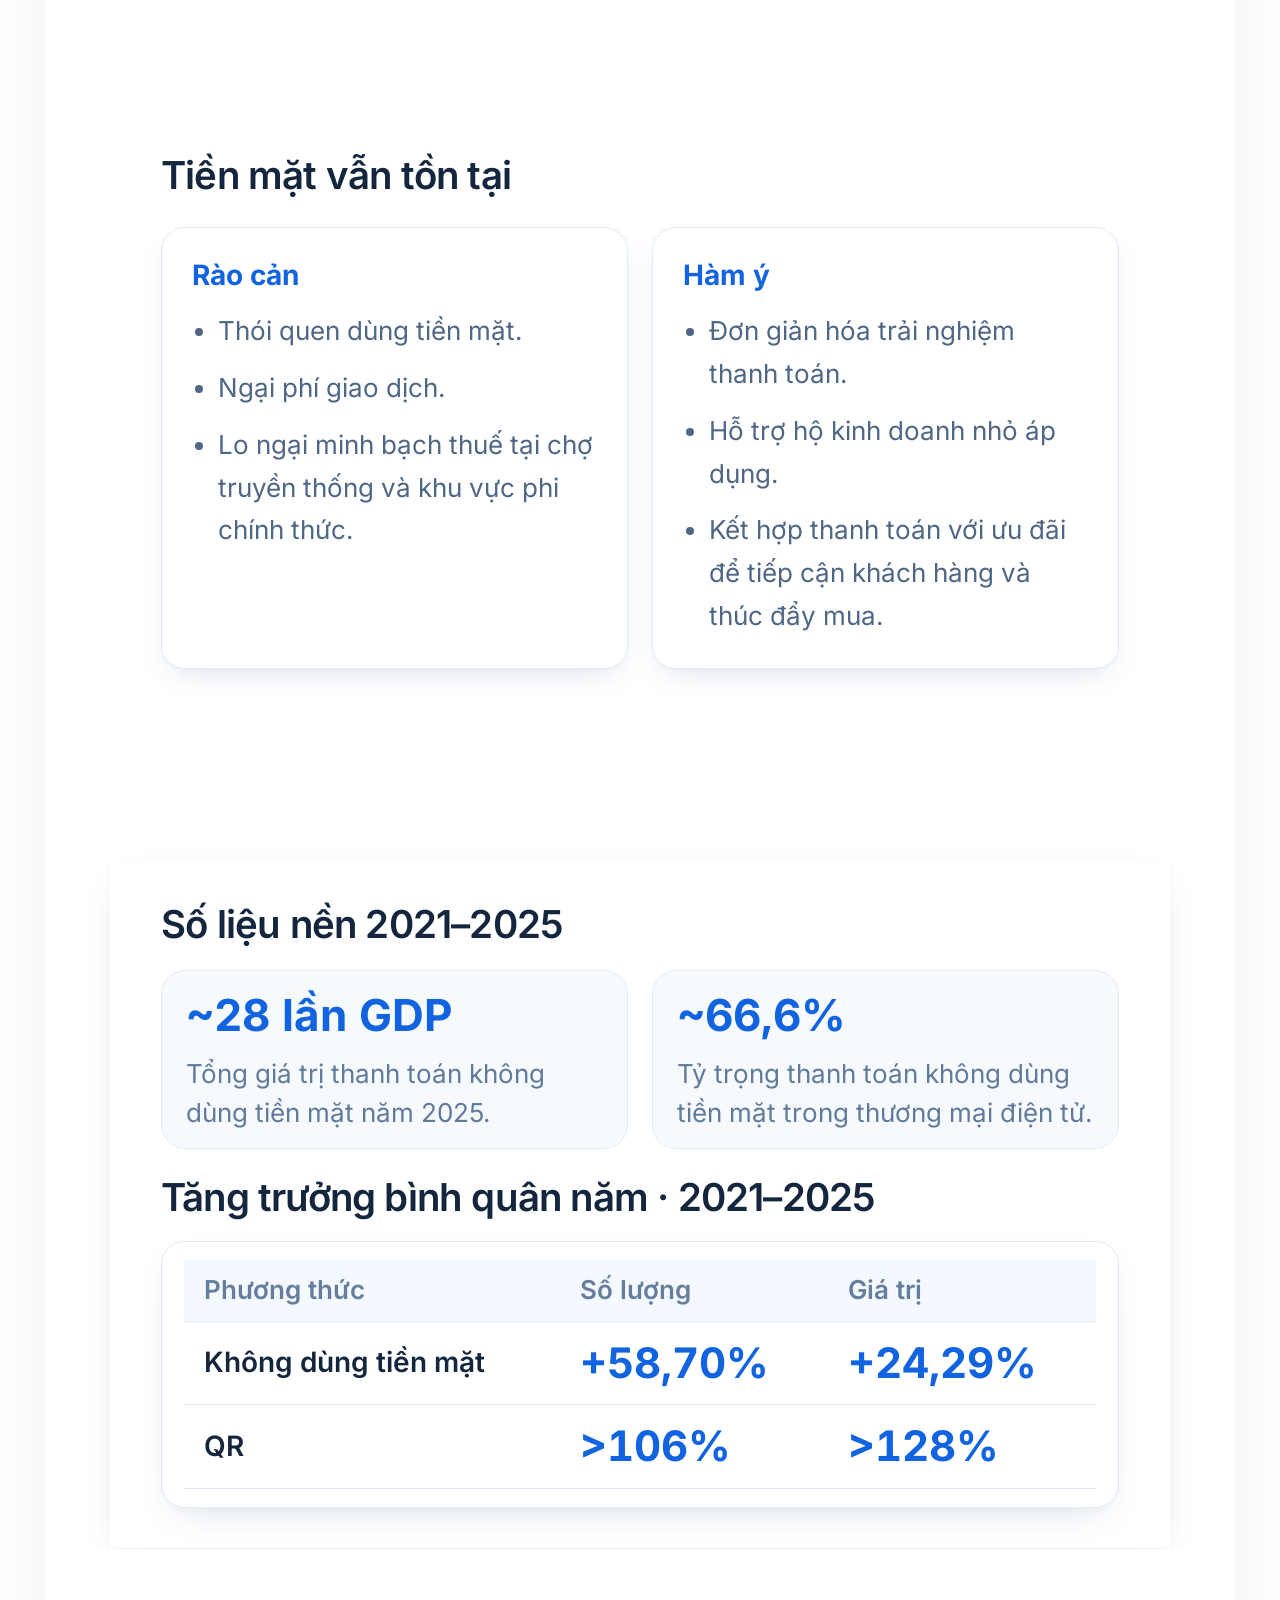
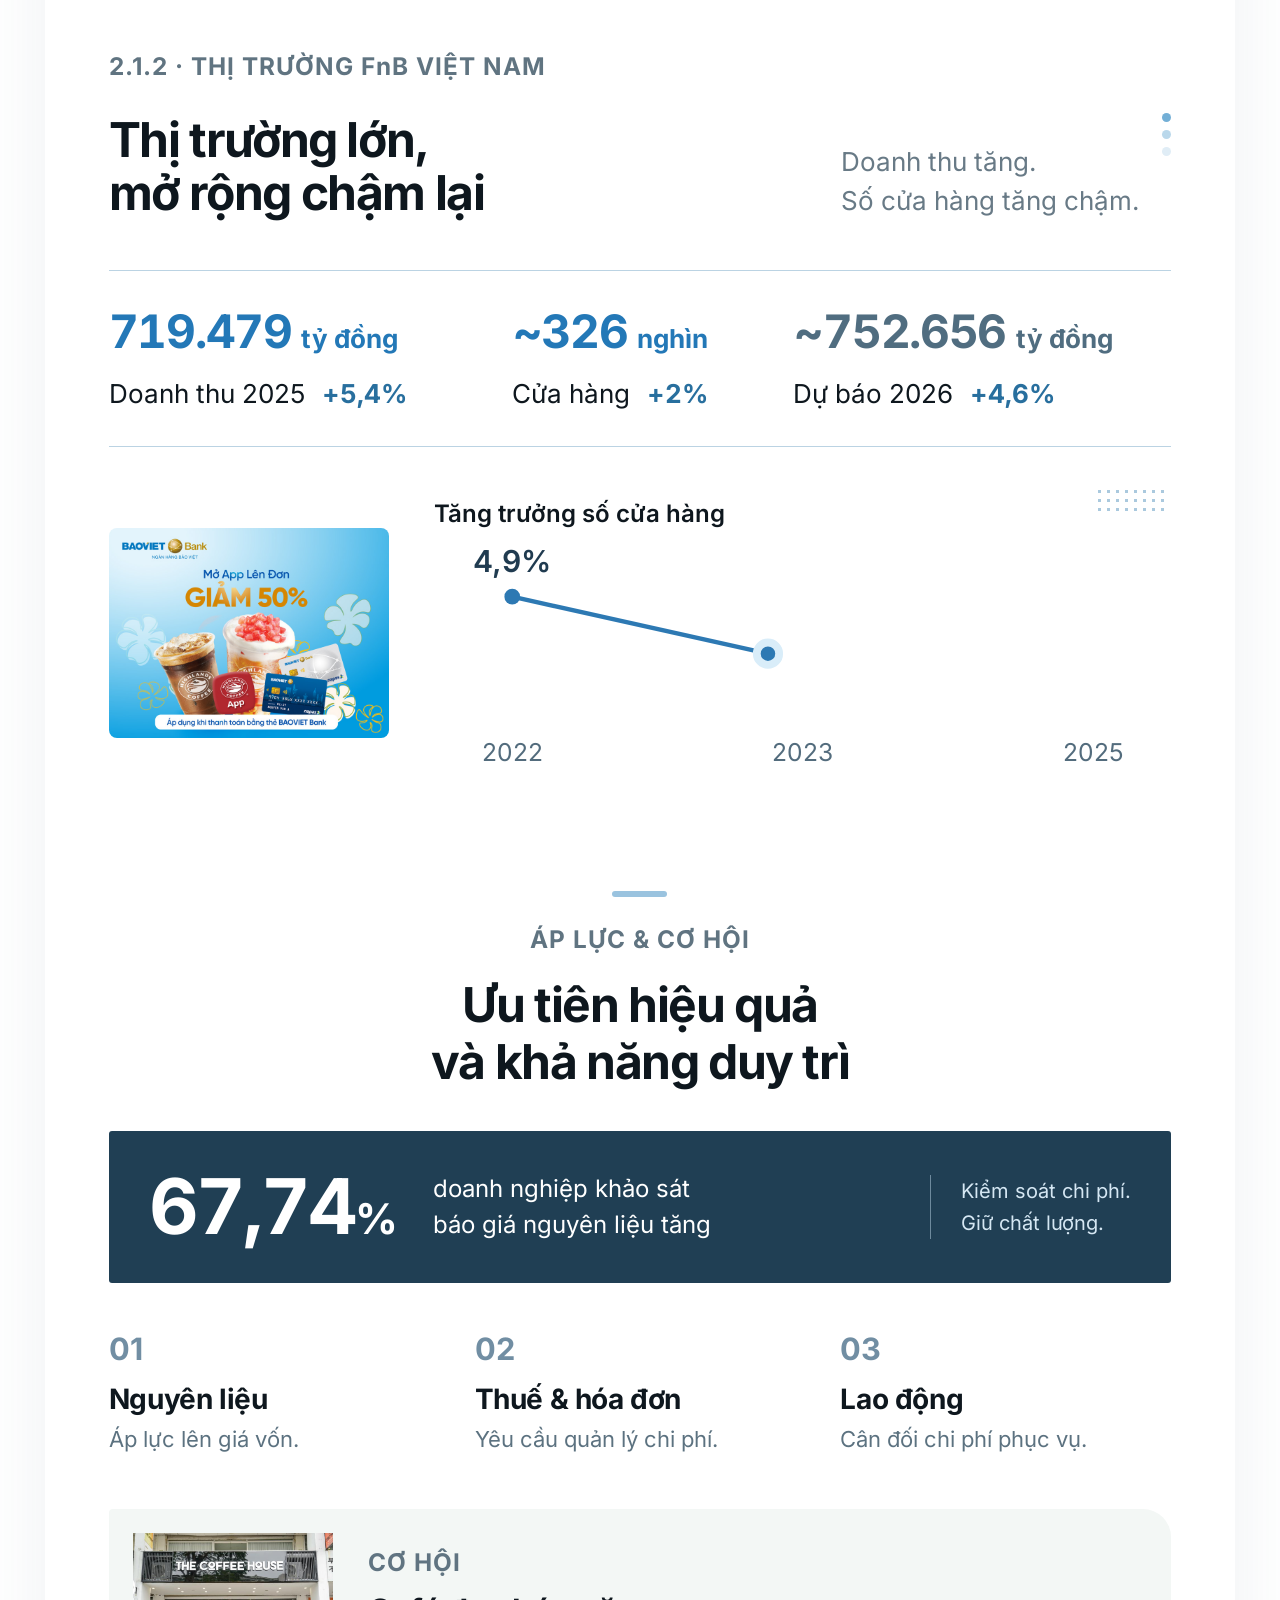
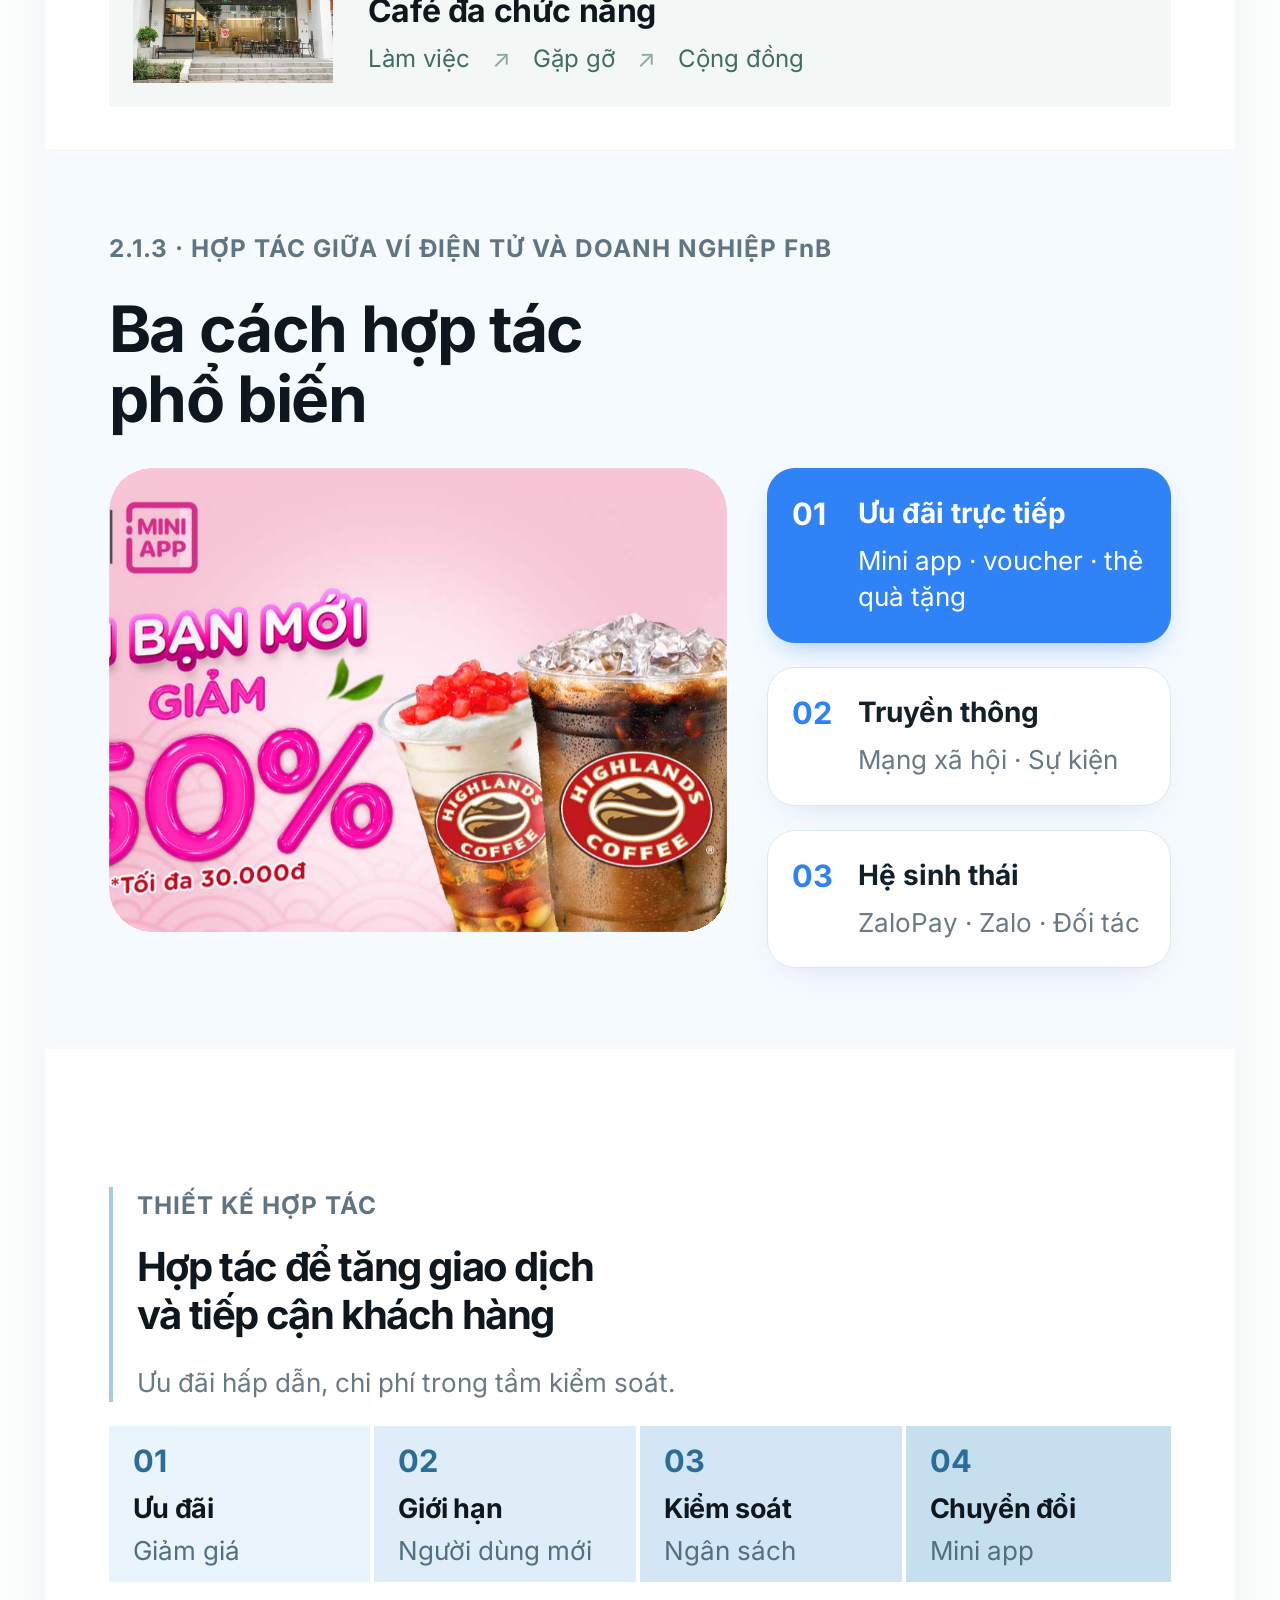
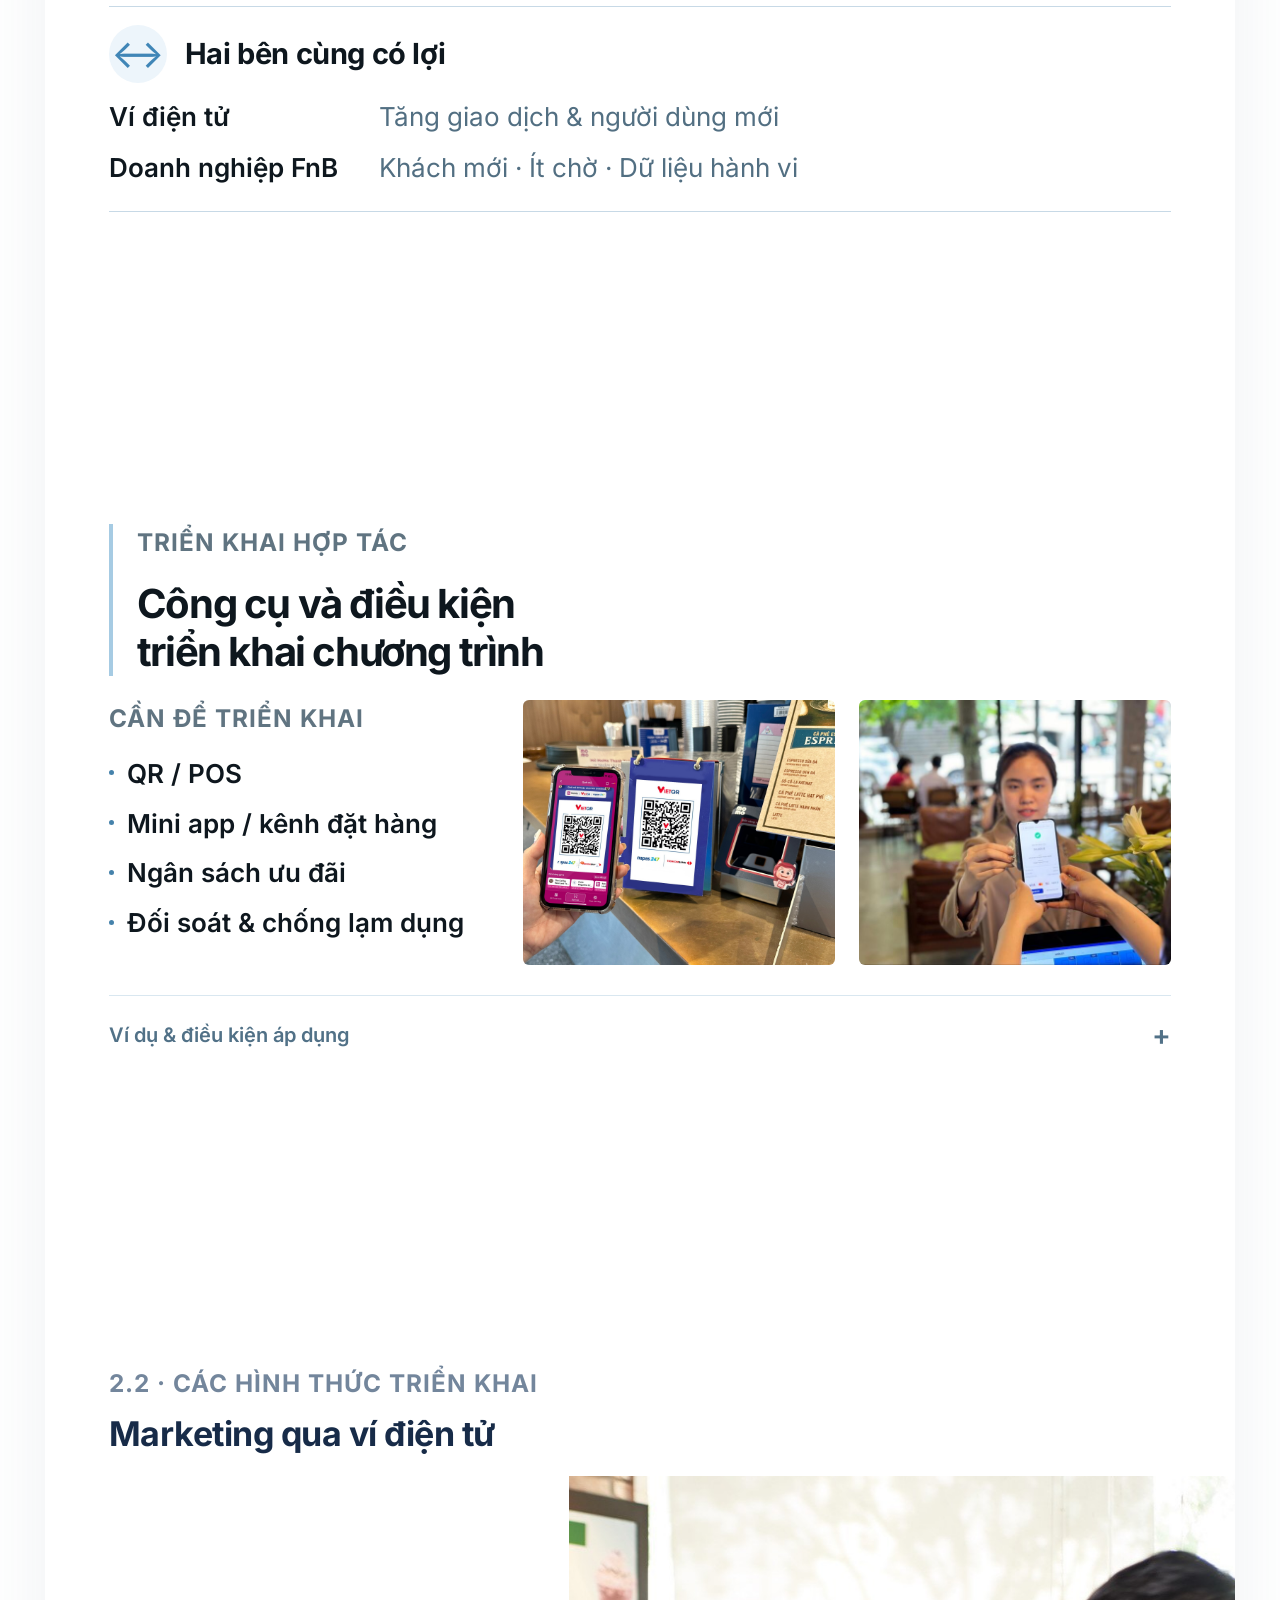
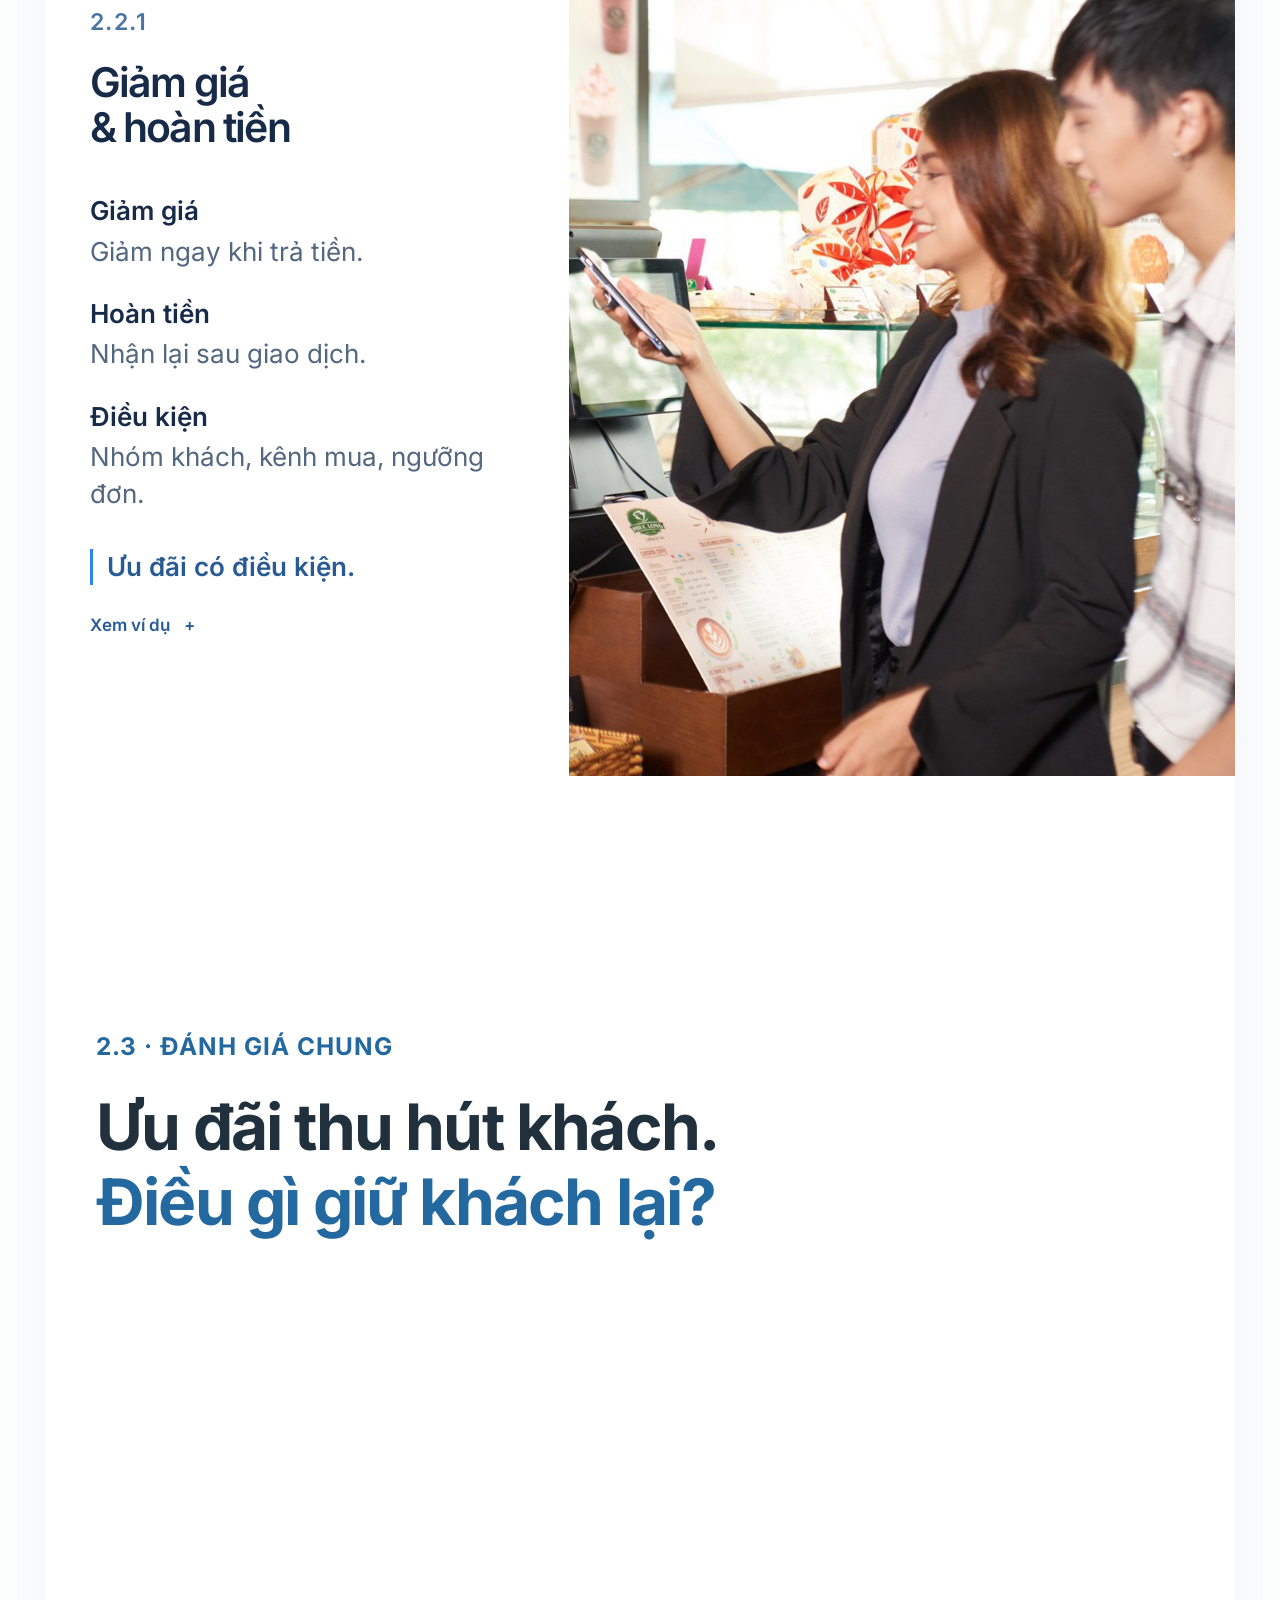
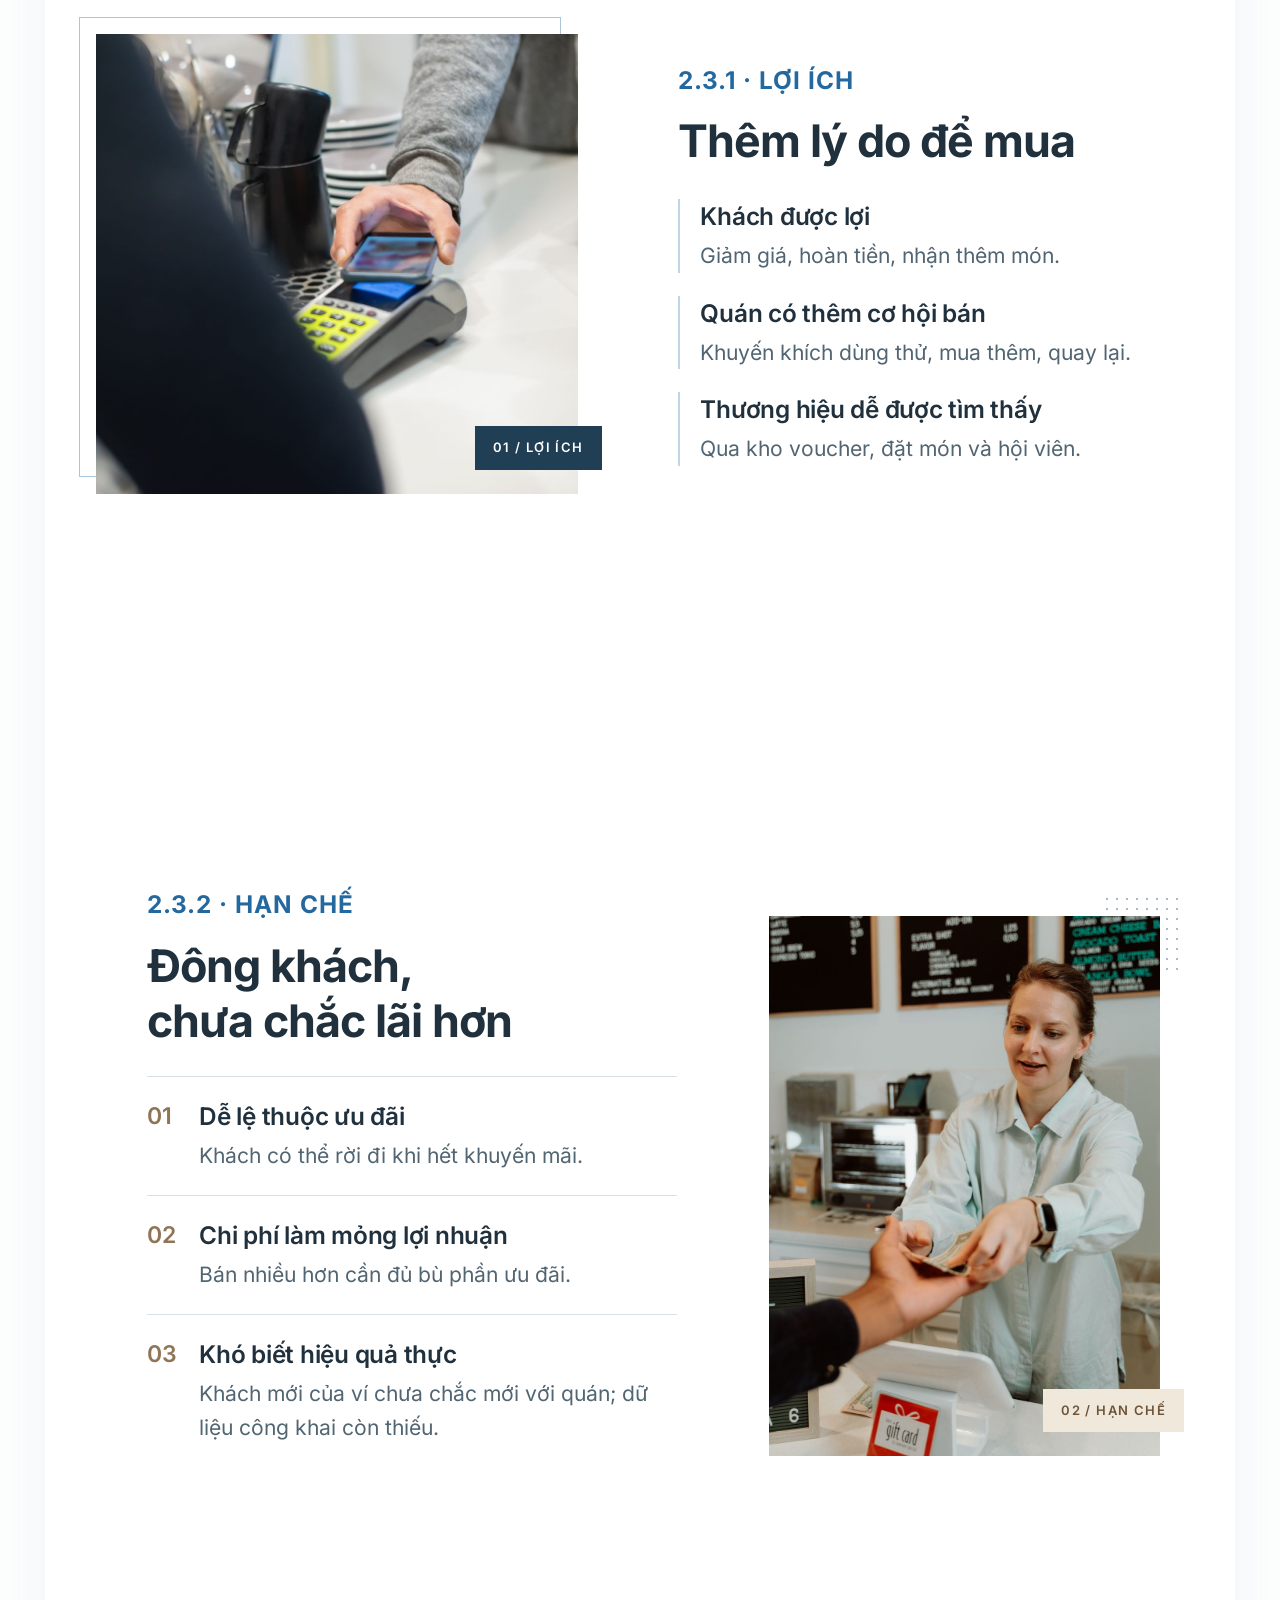
<file: chuong-2.html>
﻿<!doctype html>
<html lang="vi">
<head>
  <meta charset="utf-8">
  <meta name="viewport" content="width=device-width, initial-scale=1">
  <meta name="theme-color" content="#d9effc">
  <title>Nhóm 3 — Chương 2 · Marketing qua ví điện tử</title>
  <link rel="stylesheet" href="css/fonts.css">
  <link rel="stylesheet" href="css/styles.css">
  <link rel="stylesheet" href="css/boi-canh.css">
  <link rel="stylesheet" href="css/thi-truong.css">
  <link rel="stylesheet" href="css/surfaces.css">
  <link rel="stylesheet" href="css/marketing.css">
  <link rel="stylesheet" href="css/cases.css">
  <link rel="stylesheet" href="css/disclosures.css">
  <link rel="stylesheet" href="css/evaluation.css">
  <link rel="stylesheet" href="css/market-layouts.css">
  <link rel="stylesheet" href="css/presentation-polish.css">
  <link rel="stylesheet" href="css/paper-scroll.css">
  <link rel="stylesheet" href="css/slide-mode.css">
  <link rel="stylesheet" href="css/comparison-cases.css">
  <link rel="stylesheet" href="css/fullscreen-fit.css">
  <link rel="stylesheet" href="css/number-slides.css">
  <link rel="stylesheet" href="css/scroll-stability.css">

  <link rel="stylesheet" href="css/chapter-navigation.css">
  <link rel="stylesheet" href="css/report-cover.css">
</head>
<body>
  <section class="report-cover" id="bia-bao-cao" aria-labelledby="report-title">
    <img class="report-cover-photo" src="assets/images/report-cover-highlands.jpg" alt="Những tách cà phê trên bàn gỗ, minh họa ngành FnB" fetchpriority="high">
    <div class="report-cover-shade" aria-hidden="true"></div>
    <div class="report-cover-rule report-cover-rule-top" aria-hidden="true"></div>
    <div class="report-cover-title">
      <h1 id="report-title"><span>PHÂN TÍCH THỰC TRẠNG MARKETING</span><span>QUA VÍ ĐIỆN TỬ TẠI CÁC DOANH NGHIỆP FnB</span><span>VÀ TÌM HIỂU QUY TRÌNH XÂY DỰNG</span><span>CHIẾN DỊCH MARKETING QUA VÍ ĐIỆN TỬ</span><span>CỦA HIGHLANDS COFFEE</span></h1>
    </div>
    <div class="report-cover-rule report-cover-rule-bottom" aria-hidden="true"></div>
  </section>
  <div class="page">
    <header class="header">
      <a class="brand" href="./index.html" aria-label="Nhóm 3 — Trang chủ">Nhóm 3</a>
      <nav class="navigation" aria-label="Các chương">
        <a href="chuong-1.html">Chương 1</a>
        <a href="#chuong-2" aria-current="page">Chương 2</a>
        <a href="chuong-3.html">Chương 3</a>
      </nav>
    </header>

    <main>
      <section class="hero" id="chuong-2" aria-labelledby="hero-title">
        <img class="hero-image" src="assets/images/hero-payment.png" width="1670" height="942" alt="Thanh toán bằng ví điện tử qua mã QR tại một quán cà phê" fetchpriority="high">

        <nav class="chapter-steps" aria-label="Chuyển chương">
          <span class="step-line" aria-hidden="true"></span>
          <a class="step step-one" href="chuong-1.html" aria-label="Chương 1">
            <img src="assets/icons/chapter-1.svg" width="40" height="40" alt="">
            <span>1</span>
          </a>
          <a class="step step-two" href="#chuong-2" aria-label="Chương 2 — hiện tại" aria-current="step">
            <img class="step-ring" src="assets/icons/chapter-2-ring.svg" width="50" height="50" alt="">
            <img class="step-fill" src="assets/icons/chapter-2-fill.svg" width="38" height="38" alt="">
            <span>2</span>
          </a>
          <a class="step step-three" href="chuong-3.html" aria-label="Chương 3">
            <img src="assets/icons/chapter-3.svg" width="40" height="40" alt="">
            <span>3</span>
          </a>
        </nav>

        <div class="hero-copy">
          <p class="eyebrow">BÁO CÁO THẢO LUẬN</p>
          <h1 id="hero-title"><span>CHƯƠNG 2.</span><span>THỰC TRẠNG MARKETING</span><span>QUA VÍ ĐIỆN TỬ</span><span>TẠI CÁC DOANH NGHIỆP</span><span>FnB Ở VIỆT NAM</span></h1>
          <div class="hero-actions">
            <button class="primary-button" type="button" data-open-content>Xem nội dung</button>
            <button class="arrow-button" type="button" data-open-content aria-label="Xem nội dung chương 2">
              <img class="arrow-ring" src="assets/icons/arrow-ring.svg" width="64" height="64" alt="">
              <img class="arrow-fill" src="assets/icons/arrow-fill.svg" width="32" height="32" alt="">
              <span aria-hidden="true">→</span>
            </button>
          </div>
        </div>

        <button class="info-card" type="button" data-open-content aria-label="Tìm hiểu thêm về doanh nghiệp FnB và xu hướng thanh toán số">
          <span class="info-title">Tìm hiểu thêm</span>
          <span class="info-arrow" aria-hidden="true">→</span>
          <span class="thumbnails" aria-hidden="true">
            <img src="assets/images/thumbnail-1.png" width="71" height="71" alt="">
            <img src="assets/images/thumbnail-2.png" width="71" height="71" alt="">
            <img src="assets/images/thumbnail-3.png" width="71" height="71" alt="">
          </span>
          <span class="info-copy"><strong>Doanh nghiệp FnB</strong><span>Xu hướng thanh toán số<br>trong ngành Ẩm thực<br>và Đồ uống</span></span>
        </button>
      </section>
<section class="dashboard" id="boi-canh" aria-labelledby="page-title">
    <section class="number-slide number-overview" data-number-slide aria-labelledby="page-title">
    <div class="heading">
      <div><p class="eyebrow">2.1.1 · Bối cảnh thị trường</p><h1 id="page-title">Thanh toán điện tử<br><em>tại Việt Nam</em></h1></div>
      <div class="heading-aside"><button type="button" id="replay"><span aria-hidden="true">↻</span> Chạy lại số liệu</button></div>
    </div>

    <section class="metrics" aria-label="Các chỉ số tổng quan">
      <article class="metric"><p class="metric-label">Tài khoản thanh toán cá nhân</p><div class="metric-value" aria-label="Hơn 232 triệu"><span class="prefix">&gt;</span><span data-count="232" data-decimals="0">232</span><span class="unit">triệu</span></div><div class="metric-bottom"><span>Cuối năm 2025</span><span class="growth">+13,68% so với 2024</span></div></article>
      <article class="metric"><p class="metric-label">Người trưởng thành có tài khoản ngân hàng</p><div class="metric-value" aria-label="86,97 phần trăm"><span data-count="86.97" data-decimals="2">86,97</span><span class="unit percent">%</span></div><div class="metric-bottom"><span>Cuối năm 2024</span></div></article>
      <article class="metric"><p class="metric-label">Tổ chức cung ứng ví điện tử</p><div class="metric-value" aria-label="49 tổ chức"><span data-count="49" data-decimals="0">49</span><span class="unit">tổ chức</span></div><div class="metric-bottom"><span>Cuối tháng 9/2025</span></div></article>
    </section>

    </section>
    <section class="chart-section number-slide" data-number-slide aria-labelledby="chart-title">
      <div class="chart-heading"><div><h2 id="chart-title">Tăng trưởng giao dịch</h2></div><span class="period">2025 so với 2024</span></div>
      <div class="chart-table" role="table" aria-label="Tăng trưởng giao dịch năm 2025 so với 2024">
        <div class="chart-row chart-table-head" role="row"><div role="columnheader">Phương thức</div><div role="columnheader"><span class="legend-dot"></span>Số lượng</div><div role="columnheader"><span class="legend-dot light"></span>Giá trị</div></div>
        <div class="chart-row" role="row"><div class="row-label" role="rowheader"><b>Không dùng<br>tiền mặt</b></div><div class="chart-cell" role="cell" aria-label="Số lượng tăng 42,21 phần trăm"><div class="chart-value">+<span data-count="42.21" data-decimals="2">42,21</span><small>%</small></div><div class="bar-track"><div class="bar" data-bar="42.21" style="--bar-width:33.768%"></div></div></div><div class="chart-cell" role="cell" aria-label="Giá trị tăng 22,65 phần trăm"><div class="chart-value">+<span data-count="22.65" data-decimals="2">22,65</span><small>%</small></div><div class="bar-track"><div class="bar light" data-bar="22.65" style="--bar-width:18.12%"></div></div></div></div>
        <div class="chart-row" role="row"><div class="row-label" role="rowheader"><b>Thanh toán QR</b></div><div class="chart-cell" role="cell" aria-label="Số lượng tăng 50,94 phần trăm"><div class="chart-value">+<span data-count="50.94" data-decimals="2">50,94</span><small>%</small></div><div class="bar-track"><div class="bar" data-bar="50.94" style="--bar-width:40.752%"></div></div></div><div class="chart-cell standout" role="cell" aria-label="Giá trị tăng 124,06 phần trăm"><div class="chart-value">+<span data-count="124.06" data-decimals="2">124,06</span><small>%</small></div><div class="bar-track"><div class="bar light" data-bar="124.06" style="--bar-width:99.248%"></div></div></div></div>
        <div class="chart-row chart-axis" role="row"><div role="cell"></div><div role="cell"><span>0%</span><span>125%</span></div><div role="cell"><span>0%</span><span>125%</span></div></div>
      </div>
    </section>


    <section class="context-block number-slide" data-number-slide aria-labelledby="qr-2026-title">
      <div class="chart-heading"><h2 id="qr-2026-title">QR năm 2026: vẫn tăng, tốc độ chậm lại</h2></div>
      <div class="data-table-scroll">
        <table class="qr-table">
          <thead><tr><th scope="col">Kỳ báo cáo</th><th scope="col">Số lượng giao dịch</th><th scope="col">Giá trị giao dịch</th></tr></thead>
          <tbody>
            <tr data-animate><th scope="row">Quý I/2026</th><td>+<span data-count="16.43" data-decimals="2">16,43</span>%</td><td>+<span data-count="52.4" data-decimals="1">52,4</span>%</td></tr>
            <tr data-animate><th scope="row">8 tháng đầu 2026</th><td>+<span data-count="6.66" data-decimals="2">6,66</span>%</td><td>+<span data-count="25.85" data-decimals="2">25,85</span>%</td></tr>
          </tbody>
        </table>
      </div>
    </section>

    <section class="context-block number-slide" data-number-slide aria-labelledby="payment-shift-title">
      <div class="chart-heading"><h2 id="payment-shift-title">Hạ tầng và hành vi thanh toán thay đổi</h2><span class="period">2025 so với 2024</span></div>
      <figure class="change-chart infrastructure-chart" aria-labelledby="infrastructure-caption">
        <figcaption id="infrastructure-caption">Hạ tầng điểm thanh toán <span>Mức tăng số máy</span></figcaption>
        <div class="change-row" data-animate aria-label="Số máy POS tăng 19,86 phần trăm">
          <span class="change-label">POS</span>
          <div class="change-plot"><span class="zero-line" aria-hidden="true"></span><span class="change-bar" data-bar="19.86" style="--bar-width:66.2%" aria-hidden="true"></span></div>
          <strong class="change-number">+<span data-count="19.86" data-decimals="2">19,86</span><small>%</small></strong>
        </div>
        <div class="change-row" data-animate aria-label="Số máy ATM giảm 1,09 phần trăm">
          <span class="change-label">ATM</span>
          <div class="change-plot"><span class="zero-line" aria-hidden="true"></span><span class="change-bar negative-bar" data-bar="1.09" style="--bar-width:3.633333%" aria-hidden="true"></span></div>
          <strong class="change-number negative-number">−<span data-count="1.09" data-decimals="2">1,09</span><small>%</small></strong>
        </div>
        <div class="change-axis" aria-hidden="true"><div><span class="axis-min">−5%</span><span class="axis-zero">0%</span><span class="axis-max">+25%</span></div></div>
      </figure>
    </section>
    <section class="context-block number-slide" data-number-slide aria-labelledby="digital-slide-title"><div class="chart-heading"><h2 id="digital-slide-title">Thanh toán dịch chuyển sang kênh số</h2><span class="period">2025 so với 2024</span></div>
      <figure class="change-chart digital-chart" aria-labelledby="digital-caption">
        <figcaption id="digital-caption">Thanh toán qua kênh số <span>Mức tăng số lượng giao dịch</span></figcaption>
        <div class="change-row" data-animate aria-label="Số lượng giao dịch internet tăng 53,95 phần trăm">
          <span class="change-label">Internet</span>
          <div class="change-plot"><span class="zero-line" aria-hidden="true"></span><span class="change-bar" data-bar="53.95" style="--bar-width:89.916667%" aria-hidden="true"></span></div>
          <strong class="change-number">+<span data-count="53.95" data-decimals="2">53,95</span><small>%</small></strong>
        </div>
        <div class="change-row" data-animate aria-label="Số lượng giao dịch điện thoại tăng 36,62 phần trăm">
          <span class="change-label">Điện thoại</span>
          <div class="change-plot"><span class="zero-line" aria-hidden="true"></span><span class="change-bar" data-bar="36.62" style="--bar-width:61.033333%" aria-hidden="true"></span></div>
          <strong class="change-number">+<span data-count="36.62" data-decimals="2">36,62</span><small>%</small></strong>
        </div>
        <div class="change-axis" aria-hidden="true"><div><span class="axis-min">0%</span><span class="axis-max">+60%</span></div></div>
      </figure>
    </section>

    <section class="context-block number-slide" data-number-slide aria-labelledby="barriers-title">
      <h2 id="barriers-title">Tiền mặt vẫn tồn tại</h2>
      <div class="barrier-columns">
        <div><h3>Rào cản</h3><ul><li>Thói quen dùng tiền mặt.</li><li>Ngại phí giao dịch.</li><li>Lo ngại minh bạch thuế tại chợ truyền thống và khu vực phi chính thức.</li></ul></div>
        <div><h3>Hàm ý</h3><ul><li>Đơn giản hóa trải nghiệm thanh toán.</li><li>Hỗ trợ hộ kinh doanh nhỏ áp dụng.</li><li>Kết hợp thanh toán với ưu đãi để tiếp cận khách hàng và thúc đẩy mua.</li></ul></div>
      </div>
    </section>

    <section class="additional-data number-slide combined-data-slide" data-number-slide aria-labelledby="additional-slide-title">
      <h2 id="additional-slide-title">Số liệu nền 2021–2025</h2>
      <div class="additional-inner">
        <div class="supplement-grid">
          <article data-animate><strong>~<span data-count="28" data-decimals="0">28</span> lần GDP</strong><p>Tổng giá trị thanh toán không dùng tiền mặt năm 2025.</p></article>
          <article data-animate><strong>~<span data-count="66.8" data-decimals="1">66,8</span>%</strong><p>Tỷ trọng thanh toán không dùng tiền mặt trong thương mại điện tử.</p></article>
        </div>
<h2 id="average-slide-title">Tăng trưởng bình quân năm · 2021–2025</h2>
        <div class="data-table-scroll"><table class="qr-table average-table"><thead><tr><th scope="col">Phương thức</th><th scope="col">Số lượng</th><th scope="col">Giá trị</th></tr></thead><tbody><tr data-animate><th scope="row">Không dùng tiền mặt</th><td>+<span data-count="58.86" data-decimals="2">58,86</span>%</td><td>+<span data-count="24.36" data-decimals="2">24,36</span>%</td></tr><tr data-animate><th scope="row">QR</th><td>&gt;<span data-count="106" data-decimals="0">106</span>%</td><td>&gt;<span data-count="128" data-decimals="0">128</span>%</td></tr></tbody></table></div>
      </div>
    </section>
  </section>
      <section class="continuation market-overview market-redesign" id="thi-truong-fnb" aria-labelledby="market-title">
        <p class="section-label">2.1.2 · THỊ TRƯỜNG FnB VIỆT NAM</p>
        <header class="market-new-heading"><h2 id="market-title">Thị trường lớn,<br>mở rộng chậm lại</h2><p class="section-lead">Doanh thu tăng.<br>Số cửa hàng tăng chậm.</p></header>
        <div class="market-number-band" data-animate>
          <div><strong><span data-count="726500" data-decimals="0">726.500</span> <small>tỷ đồng</small></strong><p>Doanh thu 2025 <b>+<span data-count="5.5" data-decimals="1">5,5</span>%</b></p></div>
          <div><strong>~<span data-count="329" data-decimals="0">329</span> <small>nghìn</small></strong><p>Cửa hàng <b>+<span data-count="2" data-decimals="0">2</span>%</b></p></div>
          <div><strong>~<span data-count="760000" data-decimals="0">760.000</span> <small>tỷ đồng</small></strong><p>Dự báo 2026 <b>+<span data-count="4.6" data-decimals="1">4,6</span>%</b></p></div>
        </div>
        <div class="market-bottom-strip">
          <figure class="market-promo"><img src="assets/images/market-highlands.png" width="800" height="600" alt="Ấn phẩm ưu đãi Highlands Coffee và BAOVIET Bank" loading="lazy"></figure>
          <figure class="market-slope"><figcaption>Tăng trưởng số cửa hàng</figcaption><svg viewBox="0 0 660 210" role="img" aria-label="Tăng trưởng số cửa hàng: 2022 là 4,9%; 2023 là 3,1%; 2025 là 2,0%"><path d="M70 48 L330 106 L590 146" fill="none" stroke="#2d79b3" stroke-width="4"/><g fill="#2d79b3"><circle cx="70" cy="48" r="7"/><circle cx="330" cy="106" r="7"/><circle cx="590" cy="146" r="7"/></g><g fill="#203b50" font-size="27" font-weight="600" text-anchor="middle"><text x="70" y="26">4,9%</text><text x="330" y="84">3,1%</text><text x="590" y="124">2,0%</text></g><g fill="#536c7d" font-size="22" text-anchor="middle"><text x="70" y="195">2022</text><text x="330" y="195">2023</text><text x="590" y="195">2025</text></g></svg></figure>
        </div>
      </section>

      <section class="continuation market-pressure pressure-redesign" aria-labelledby="pressure-title">
        <header class="pressure-new-heading"><p class="section-label">ÁP LỰC &amp; CƠ HỘI</p><h2 id="pressure-title">Ưu tiên hiệu quả<br>và khả năng duy trì</h2></header>
        <div class="pressure-ribbon" data-animate><strong><span class="pressure-count" data-count="69.38" data-decimals="2">69,38</span><span>%</span></strong><p>doanh nghiệp khảo sát<br>báo giá nguyên liệu tăng</p><span class="pressure-ribbon-note">Kiểm soát chi phí.<br>Giữ chất lượng.</span></div>
        <div class="pressure-columns"><article><span>01</span><h3>Nguyên liệu</h3><p>Áp lực lên giá vốn.</p></article><article><span>02</span><h3>Thuế &amp; hóa đơn</h3><p>Yêu cầu quản lý chi phí.</p></article><article><span>03</span><h3>Lao động</h3><p>Cân đối chi phí phục vụ.</p></article></div>
        <div class="pressure-opportunity"><figure><img src="assets/images/coffee-house.png" width="800" height="533" alt="Mặt tiền cửa hàng The Coffee House, ảnh minh họa" loading="lazy"></figure><div><p class="section-label">CƠ HỘI</p><h3>Café đa chức năng</h3><p>Làm việc <span>↗</span> Gặp gỡ <span>↗</span> Cộng đồng</p></div></div>
      </section>
      <section class="continuation cooperation" id="hop-tac-vi-fnb" aria-labelledby="cooperation-title" data-figma-node="7:72">
        <p class="section-label">2.1.3 · HỢP TÁC GIỮA VÍ ĐIỆN TỬ VÀ DOANH NGHIỆP FnB</p>
        <h2 id="cooperation-title">Ba cách hợp tác<br>phổ biến</h2>
        <div class="cooperation-layout">
          <figure class="cooperation-photo" id="cooperation-panel" role="tabpanel" aria-labelledby="mode-offer"><img id="cooperation-image" src="assets/images/cooperation-offer.jpg" alt="Ưu đãi Highlands Mini App trên MoMo năm 2022" loading="lazy"></figure>
          <div class="cooperation-modes" role="tablist" aria-label="Các cách hợp tác" aria-orientation="vertical">
            <button type="button" id="mode-offer" class="cooperation-mode raised is-selected" role="tab" aria-selected="true" aria-controls="cooperation-panel" tabindex="0" data-mode-image="assets/images/cooperation-offer.jpg" data-mode-alt="Ưu đãi Highlands Mini App trên MoMo năm 2022"><span class="mode-number">01</span><span class="mode-copy"><strong>Ưu đãi trực tiếp</strong><span>Mini app · voucher · thẻ quà tặng</span></span></button>
            <button type="button" id="mode-event" class="cooperation-mode raised" role="tab" aria-selected="false" aria-controls="cooperation-panel" tabindex="-1" data-mode-image="assets/images/cooperation-event.jpg" data-mode-alt="Sự kiện MoMo và Coffeerary tại Lễ hội Không tiền mặt năm 2023"><span class="mode-number">02</span><span class="mode-copy"><strong>Truyền thông</strong><span>Mạng xã hội · Sự kiện</span></span></button>
            <button type="button" id="mode-ecosystem" class="cooperation-mode raised" role="tab" aria-selected="false" aria-controls="cooperation-panel" tabindex="-1" data-mode-image="assets/images/cooperation-ecosystem-optimized.jpg" data-mode-alt="Lễ ký hợp tác Phúc Long–ZaloPay về kênh bán hàng và mini app hội viên năm 2025"><span class="mode-number">03</span><span class="mode-copy"><strong>Hệ sinh thái</strong><span>ZaloPay · Zalo · Đối tác</span></span></button>
          </div>
        </div>
      </section>

      <section class="continuation ecosystem partnership-design" aria-labelledby="ecosystem-title" data-figma-node="7:103">
        <header class="ecosystem-new-heading"><p class="section-label">THIẾT KẾ HỢP TÁC</p><h2 id="ecosystem-title">Hợp tác để tăng giao dịch<br>và tiếp cận khách hàng</h2><p class="section-lead">Ưu đãi hấp dẫn, chi phí trong tầm kiểm soát.</p></header>
        <ol class="partnership-track" aria-label="Bốn yếu tố thiết kế chương trình">
          <li><span>01</span><h3>Ưu đãi</h3><p>Giảm giá</p></li><li><span>02</span><h3>Giới hạn</h3><p>Người dùng mới</p></li><li><span>03</span><h3>Kiểm soát</h3><p>Ngân sách</p></li><li><span>04</span><h3>Chuyển đổi</h3><p>Mini app</p></li>
        </ol>
        <div class="partnership-ledger"><div class="partnership-ledger-title"><span aria-hidden="true">↔</span><h3>Hai bên cùng có lợi</h3></div><dl><div><dt>Ví điện tử</dt><dd>Tăng giao dịch &amp; người dùng mới</dd></div><div><dt>Doanh nghiệp FnB</dt><dd>Khách mới · Ít chờ · Dữ liệu hành vi</dd></div></dl></div>
      </section>
      <section class="continuation ecosystem partnership-implementation" aria-labelledby="partnership-implementation-title">
        <header class="ecosystem-new-heading"><p class="section-label">TRIỂN KHAI HỢP TÁC</p><h2 id="partnership-implementation-title">Công cụ và điều kiện<br>triển khai chương trình</h2></header>
        <div class="partnership-tools"><div><p class="section-label">CẦN ĐỂ TRIỂN KHAI</p><ul><li>QR / POS</li><li>Mini app / kênh đặt hàng</li><li>Ngân sách ưu đãi</li><li>Đối soát &amp; chống lạm dụng</li></ul></div><figure><img src="assets/images/momo-vietqr-payment.jpg" width="2000" height="1500" alt="Thanh toán MoMo qua mã VietQR tại quán cà phê" loading="lazy"></figure><figure><img src="assets/images/vnpay-cafe-pos.jpg" alt="Khách hàng thanh toán không chạm tại quán cà phê" loading="lazy"></figure></div>        <details class="cooperation-example">
          <summary>Ví dụ &amp; điều kiện áp dụng <span aria-hidden="true">+</span></summary>
          <div class="example-content">
            <h3>Highlands Mini App × MoMo · 2022</h3>
            <p class="example-offer">Giảm 50%, tối đa 30.000đ</p>
            <p>20/10–30/11/2022 · Khách mới mini app · Đặt trước, nhận tại cửa hàng.</p>
            <ul><li>Mỗi khách một lần, theo số điện thoại và giấy tờ tùy thân.</li><li>Không cộng gộp khuyến mãi; có thể kết thúc sớm khi hết ngân sách.</li></ul>
            <h3>Ví dụ hợp tác khác</h3>
            <p>Truyền thông: MoMo cùng Starbucks Vietnam, Highlands năm 2022; xe cà phê Coffeerary tại Lễ hội Không tiền mặt.</p>
            <p>Hệ sinh thái: ZaloPay trên Zalo (&gt;75 triệu người dùng tại thời điểm tài liệu), cùng Baemin, Tiki, Lazada. Đây là ví dụ tại thời điểm nguồn, không phải danh sách đối tác hiện tại.</p>
          </div>
        </details>
      </section>
      <section class="marketing-swipe" id="hinh-thuc-marketing" aria-label="Phần 2.2 — các hình thức marketing">
        <div class="marketing-heading"><div><p>2.2 · CÁC HÌNH THỨC TRIỂN KHAI</p><h2 id="marketing-title">Marketing qua ví điện tử</h2></div></div>
        <div class="marketing-track" id="marketing-track" tabindex="0" role="region" aria-roledescription="carousel" aria-label="Bốn hình thức marketing và nhận xét">
          <article class="marketing-card discount-card" role="group" aria-roledescription="slide" aria-label="1 trên 5: Giảm giá và hoàn tiền">
            <img class="marketing-backdrop" src="assets/images/marketing-momo-wide.jpg" alt="Khách hàng thanh toán MoMo tại quầy Phúc Long" loading="lazy" draggable="false">
            <div class="marketing-reading">
            <div class="card-meta"><b>2.2.1</b><span>01 / 05</span></div>
            <h3>Giảm giá<br>&amp; hoàn tiền</h3>
            <div class="marketing-split">
              
              <ul class="reading-points"><li><b>Giảm giá</b><span>Giảm ngay khi trả tiền.</span></li><li><b>Hoàn tiền</b><span>Nhận lại sau giao dịch.</span></li><li><b>Điều kiện</b><span>Nhóm khách, kênh mua, ngưỡng đơn.</span></li></ul>
            </div>
            <p class="card-takeaway">Ưu đãi có điều kiện.</p>
            <details><summary>Xem ví dụ</summary><div class="example-copy"><p>ZaloPay 2025: giảm 5.000đ cho đơn từ 200.000đ.<br>Phúc Long–MoMo 2022: hoàn 30.000đ trong 24 giờ cho đơn đủ điều kiện.</p></div></details>
            </div>
          </article>

          <article class="marketing-card voucher-card" role="group" aria-roledescription="slide" aria-label="2 trên 5: Voucher và mua kèm">
            <img class="marketing-backdrop" src="assets/images/marketing-tea-cake.jpg" alt="Trà Phúc Long và bánh trên bàn cà phê" loading="lazy" draggable="false">
            <div class="marketing-reading">
            <div class="card-meta"><b>2.2.2</b><span>02 / 05</span></div>
            <h3>Voucher<br>&amp; mua kèm</h3>
            <div class="marketing-split">
              
              <ul class="reading-points"><li><b>Dùng thử</b><span>Tặng topping hoặc món kèm.</span></li><li><b>Mua thêm</b><span>Đạt ngưỡng chi tiêu hoặc số món.</span></li><li><b>Quay lại</b><span>Voucher cho lần mua sau.</span></li></ul>
            </div>
            <p class="card-takeaway">Nhận voucher ≠ mua lại.</p>
            <details><summary>Xem ví dụ</summary><div class="example-copy"><p>Phúc Long 2025: topping 15.000đ khi mua ly từ 40.000đ.<br>Visa–ZaloPay: đơn từ 150.000đ nhận voucher 40.000đ lần sau, theo thể lệ.</p></div></details>
            </div>
          </article>

          <article class="marketing-card comarketing-card" role="group" aria-roledescription="slide" aria-label="3 trên 5: Đồng marketing">
            <img class="marketing-backdrop" src="assets/images/cooperation-event.jpg" alt="Khách tham gia hoạt động MoMo và Coffeerary tại sự kiện" loading="lazy" draggable="false">
            <div class="marketing-reading">
            <div class="card-meta"><b>2.2.3</b><span>03 / 05</span></div>
            <h3>Đồng marketing</h3>
            <div class="marketing-split">
              
              <div><div class="partner-role"><b>Thương hiệu FnB</b><p>Sản phẩm, điểm bán, phục vụ.</p></div><div class="partner-role"><b>Nền tảng ví</b><p>Ưu đãi, nguồn tiền, thanh toán.</p></div></div>
            </div>
            <p class="card-takeaway">Điều kiện tại quầy và trên app phải khớp.</p>
            <details><summary>Xem ví dụ</summary><div class="example-copy"><p>Highlands–MoMo 2026: mua ly L, tặng ly S vào thứ Sáu–Chủ nhật bằng Ví Trả Sau.<br>Chưa công bố đầy đủ tỷ lệ tài trợ.</p></div></details>
            </div>
          </article>

          <article class="marketing-card ecosystem-card" role="group" aria-roledescription="slide" aria-label="4 trên 5: Hệ sinh thái số">
            <img class="marketing-backdrop" src="assets/images/cooperation-ecosystem-optimized.jpg" alt="Lễ ký kết hợp tác giữa ZaloPay và Phúc Long" loading="lazy" draggable="false">
            <div class="marketing-reading">
            <div class="card-meta"><b>2.2.4</b><span>04 / 05</span></div>
            <h3>Hệ sinh thái số</h3>
            <div class="marketing-split">
              
              <div><ul class="reading-points"><li><b>Trước mua</b><span>Kho voucher, trò chơi.</span></li><li><b>Khi mua</b><span>Đặt món, áp dụng ưu đãi.</span></li><li><b>Sau mua</b><span>Tích xu, hội viên.</span></li></ul><div class="touchpoint-flow"><span>Tìm ưu đãi</span><span>Nhận quyền lợi</span><span>Thanh toán</span><span>Quay lại</span></div></div>
            </div>
            <p class="card-takeaway">Gắn bó với ví ≠ trung thành thương hiệu.</p>
            <details><summary>Xem ví dụ</summary><div class="example-copy"><p>Phúc Long 2025: làm nhiệm vụ để nhận coupon.<br>ZaloPay 2022: tích xu nhận voucher upsize. Tương tác chưa chứng minh mua hàng.</p></div></details>
            </div>
          </article>

          <article class="marketing-card review-card" role="group" aria-roledescription="slide" aria-label="5 trên 5: Nhận xét">
            <img class="marketing-backdrop" src="assets/images/marketing-highlands-wide.jpg" alt="Không gian Highlands Coffee với quầy phục vụ và khu ngồi" loading="lazy" draggable="false">
            <div class="marketing-reading">
            <div class="card-meta"><b>2.2.5 · NHẬN XÉT</b><span>05 / 05</span></div>
            <h3>Nhận xét xu hướng</h3>
            <div class="review-list"><p><span>Khách mới của ví</span><b>≠</b><span>Khách mới của thương hiệu</span></p><p><span>Nhận voucher</span><b>≠</b><span>Quay lại mua</span></p><p><span>Tương tác</span><b>≠</b><span>Giao dịch</span></p></div>
            <p class="card-takeaway">Đo đơn tăng thêm và lịch sử mua.</p>
            <details><summary>Đọc nhận xét</summary><div class="example-copy"><p>Ưu đãi gắn điều kiện và nhiều thời điểm mua.<br>Cần tách khách mới của ví, kênh và thương hiệu; chưa thể khái quát toàn thị trường.</p></div></details>
            </div>
          </article>
        </div>
      </section>
<section class="evaluation" id="danh-gia-chung" aria-labelledby="evaluation-title">
  <header class="evaluation-header">
    <p class="evaluation-kicker">2.3 · ĐÁNH GIÁ CHUNG</p>
    <h2 id="evaluation-title">Ưu đãi thu hút khách.<br><em>Điều gì giữ khách lại?</em></h2>
  </header>

  <section class="evaluation-block evaluation-benefits" id="loi-ich" aria-labelledby="loi-ich-title">
    <figure class="evaluation-photo"><img src="assets/images/evaluation-cafe-payment.jpg" width="1400" height="935" alt="Khách thanh toán bằng điện thoại tại quầy cà phê" loading="lazy"></figure>
    <div class="evaluation-copy">
      <p class="evaluation-kicker">2.3.1 · LỢI ÍCH</p>
      <h3 id="loi-ich-title">Thêm lý do để mua</h3>
      <ul class="evaluation-list">
        <li><h4>Khách được lợi</h4><p>Giảm giá, hoàn tiền, nhận thêm món.</p></li>
        <li><h4>Quán có thêm cơ hội bán</h4><p>Khuyến khích dùng thử, mua thêm, quay lại.</p></li>
        <li><h4>Thương hiệu dễ được tìm thấy</h4><p>Qua kho voucher, đặt món và hội viên.</p></li>
      </ul>
    </div>
  </section>

  <section class="evaluation-block evaluation-limits" id="han-che" aria-labelledby="han-che-title">
    <div class="evaluation-copy">
      <p class="evaluation-kicker">2.3.2 · HẠN CHẾ</p>
      <h3 id="han-che-title">Đông khách,<br>chưa chắc lãi hơn</h3>
      <ul class="evaluation-list">
        <li><h4>Dễ lệ thuộc ưu đãi</h4><p>Khách có thể rời đi khi hết khuyến mãi.</p></li>
        <li><h4>Chi phí làm mỏng lợi nhuận</h4><p>Bán nhiều hơn cần đủ bù phần ưu đãi.</p></li>
        <li><h4>Khó biết hiệu quả thực</h4><p>Khách mới của ví chưa chắc mới với quán; dữ liệu công khai còn thiếu.</p></li>
      </ul>
    </div>
    <figure class="evaluation-photo"><img src="assets/images/evaluation-cafe-counter.jpg" width="1000" height="1500" alt="Nhân viên nhận thanh toán từ khách tại quầy cà phê" loading="lazy"></figure>
  </section>

  <section class="evaluation-block evaluation-causes" id="nguyen-nhan" aria-labelledby="nguyen-nhan-title">
    <div class="evaluation-causes-heading"><p class="evaluation-kicker">2.3.3 · NGUYÊN NHÂN</p>
    <h3 id="nguyen-nhan-title">Dữ liệu rời rạc.<br>Mục tiêu khác nhau.</h3></div>
    <div class="evaluation-grid">
      <article><h4>Doanh nghiệp</h4><p>Lịch sử mua nằm ở nhiều kênh.</p></article>
      <article><h4>Ví điện tử</h4><p>Ưu tiên tăng người dùng, giao dịch.</p></article>
      <article><h4>Khách hàng</h4><p>Dùng nhiều ví, chọn lúc có ưu đãi.</p></article>
      <article><h4>Các bên phối hợp</h4><p>Chưa chắc dùng chung cách đo kết quả.</p></article>
    </div>
  </section>

  <footer class="evaluation-conclusion">
    <p>Trao hết quà <span>≠</span> tăng lợi nhuận.</p>
    <div class="evaluation-measures"><span>Đơn hàng tăng thêm</span><span>Lợi nhuận</span><span>Khách quay lại</span></div>
  </footer>
</section>
    <nav class="chapter-end-navigation" aria-label="Chuyển sang chương tiếp theo"><a class="chapter-next-link" href="chuong-3.html"><span>Sang chương 3</span><span aria-hidden="true">→</span></a></nav>
</main>
  </div>

  <dialog class="content-dialog" id="content-dialog" aria-labelledby="dialog-title">
    <div class="dialog-top"><p>CHƯƠNG 2</p><button class="close-button" type="button" data-close-dialog aria-label="Đóng nội dung">×</button></div>
    <h2 id="dialog-title">Nội dung chương 2</h2>
    <p class="dialog-intro">Thực trạng marketing qua ví điện tử tại các doanh nghiệp FnB ở Việt Nam</p>
    <div class="section-list">
      <details name="chapter-section" open><summary><b>2.1</b><span>Bối cảnh thị trường</span><span class="expand-mark" aria-hidden="true">+</span></summary><div class="section-content"><p>Thị trường thanh toán điện tử và ngành FnB tại Việt Nam.</p><p><a href="#boi-canh" style="color:#2d83f5;font-weight:600">Xem bảng số liệu động →</a></p><ul><li>Phát triển thanh toán điện tử</li><li><a href="#thi-truong-fnb">Khái quát thị trường FnB</a></li><li><a href="#hop-tac-vi-fnb">Hợp tác giữa ví và doanh nghiệp FnB</a></li></ul></div></details>
      <details name="chapter-section"><summary><b>2.2</b><span>Các hình thức triển khai</span><span class="expand-mark" aria-hidden="true">+</span></summary><div class="section-content"><p><a href="#hinh-thuc-marketing">Xem 5 thẻ marketing →</a></p><ul><li>Giảm giá và hoàn tiền</li><li>Voucher điện tử và chương trình mua kèm</li><li>Đồng marketing giữa ví và thương hiệu</li><li>Marketing trong hệ sinh thái số</li><li>Nhận xét về xu hướng triển khai</li></ul></div></details>
      <details name="chapter-section"><summary><b>2.3</b><span>Đánh giá chung</span><span class="expand-mark" aria-hidden="true">+</span></summary><div class="section-content"><ul><li><a href="#loi-ich">Kết quả và lợi ích nổi bật</a></li><li><a href="#han-che">Hạn chế</a></li><li><a href="#nguyen-nhan">Nguyên nhân của các hạn chế</a></li></ul></div></details>
    </div>
  </dialog>
  <p class="toast" id="toast" role="status" hidden></p>
  <script src="js/app.js"></script>
  <script src="js/boi-canh.js"></script>
  <script src="js/marketing.js"></script>
  <script src="js/disclosures.js"></script>
  <script src="js/market-motion.js"></script>
  <script src="js/reveal.js"></script>
  <script src="js/slide-mode.js"></script>
  <script src="js/fullscreen-fit.js"></script>

<script src="js/highlands-viewport.js?v=2"></script></body>
</html>
</file>
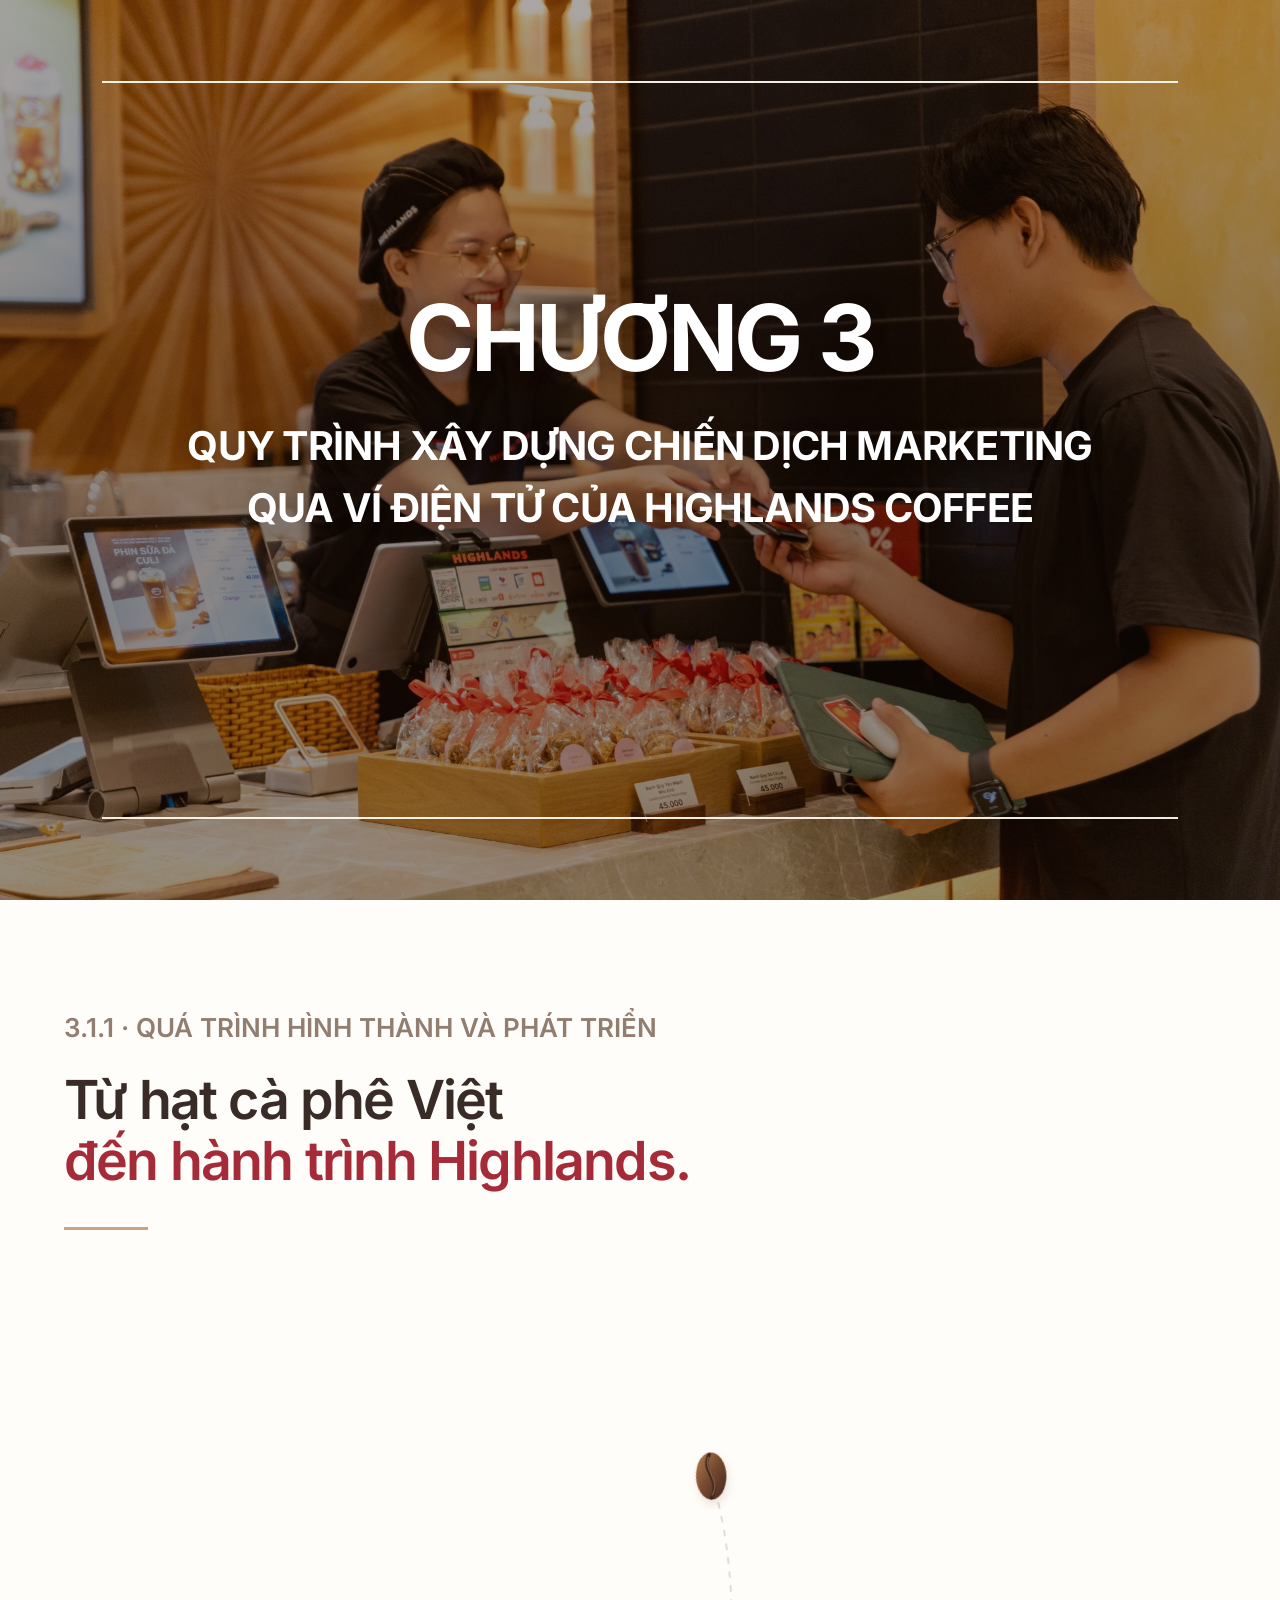
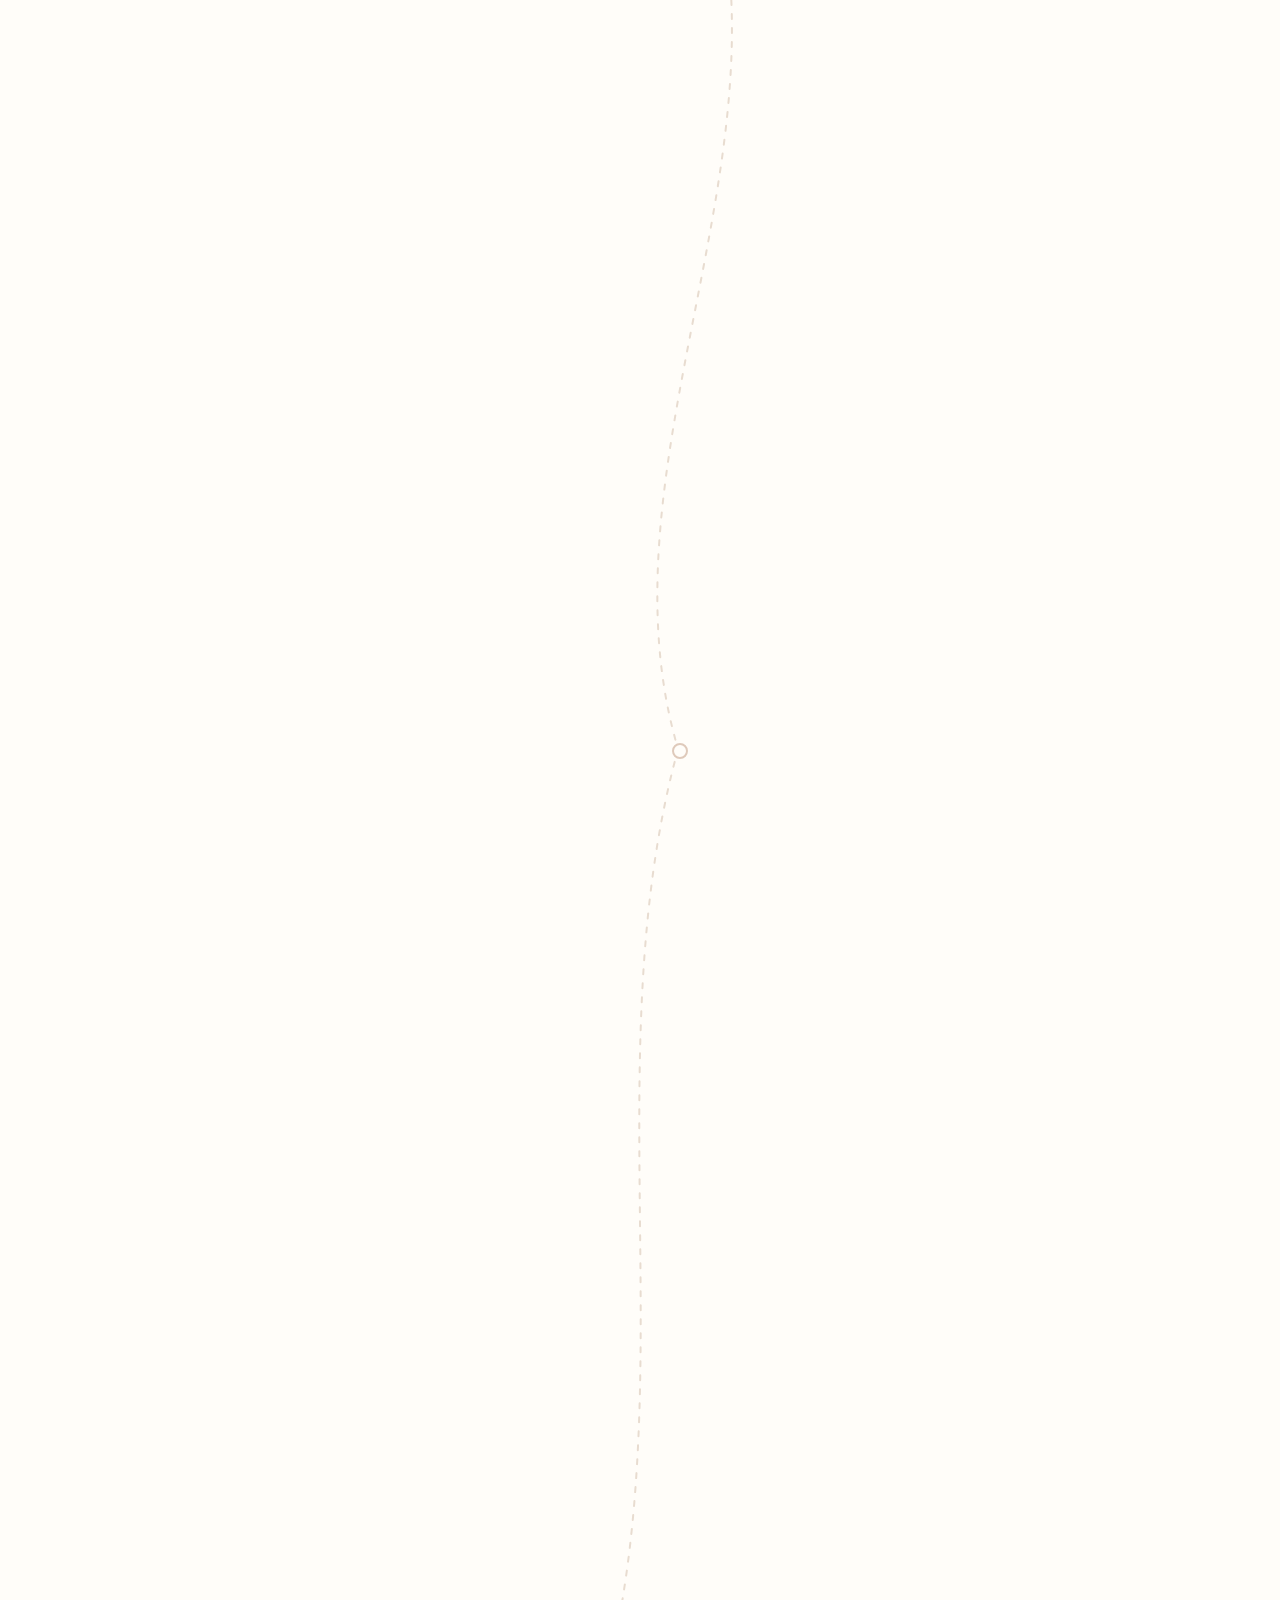
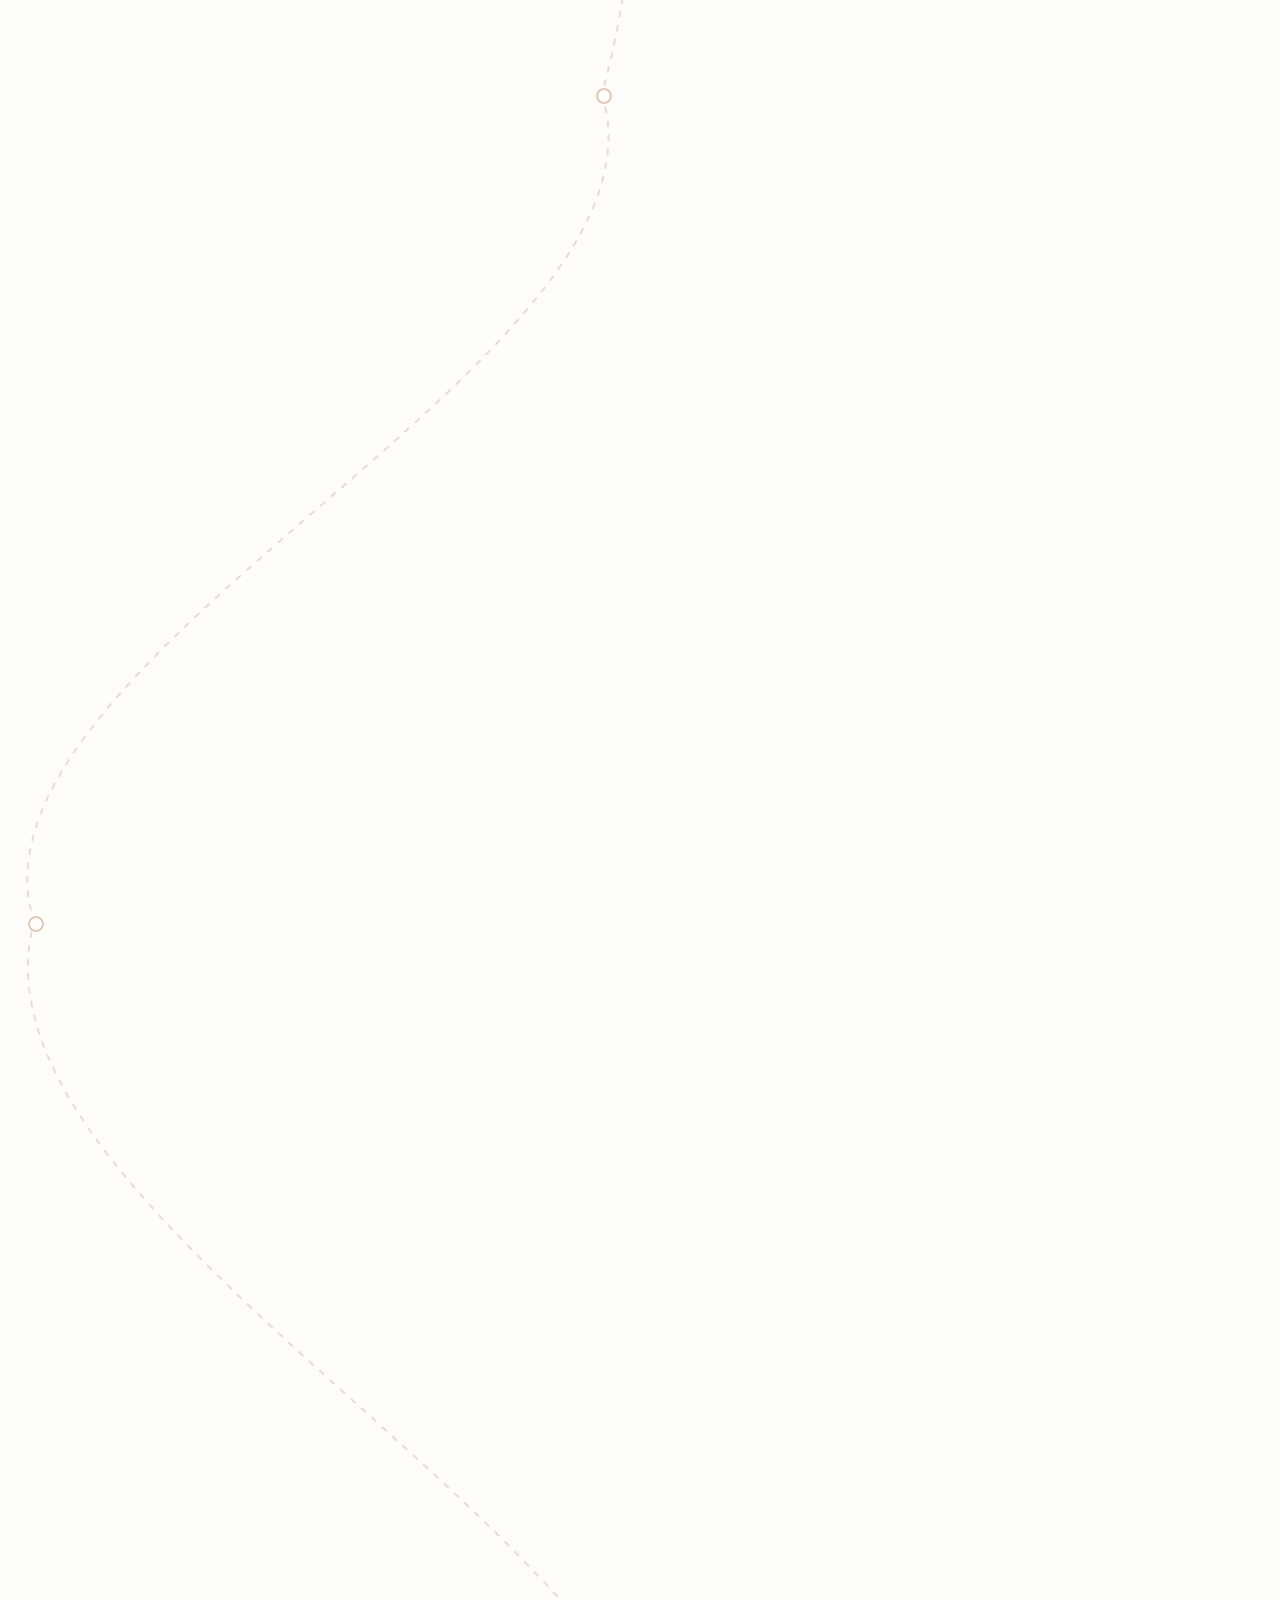
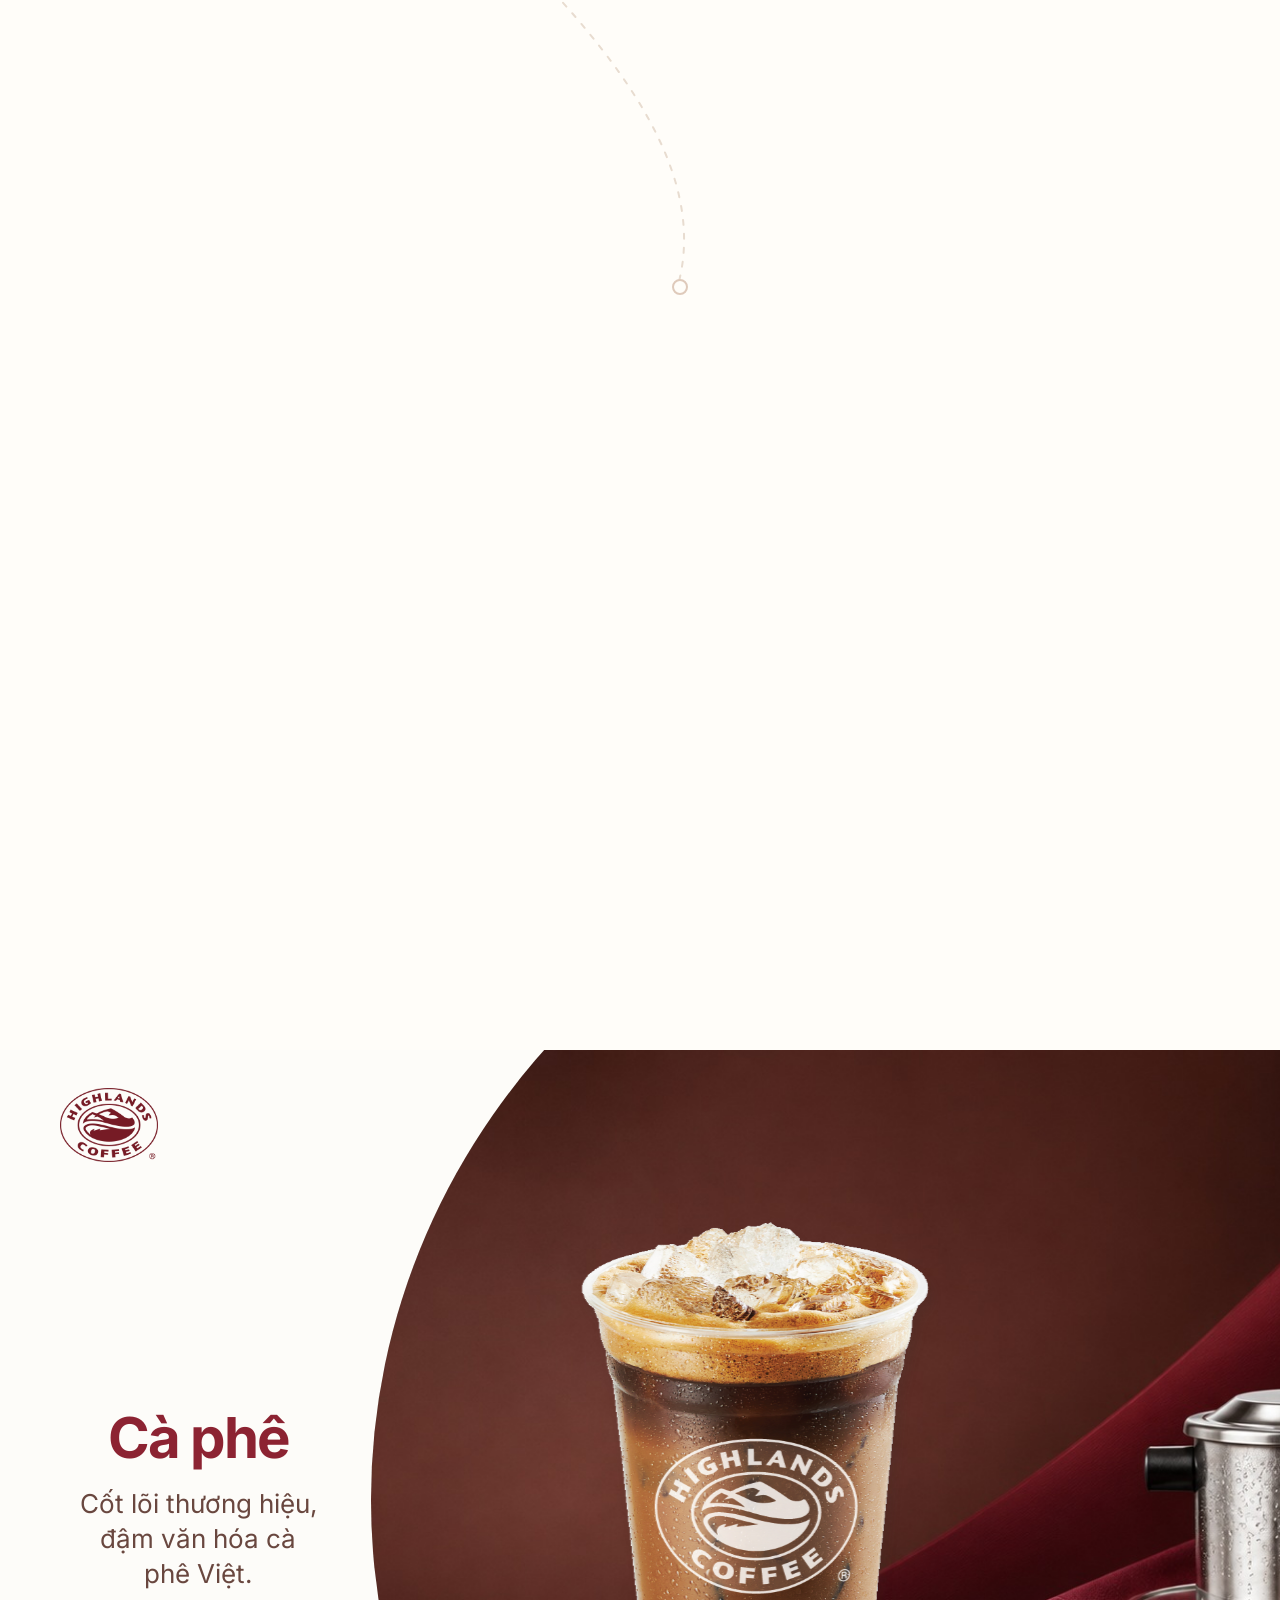
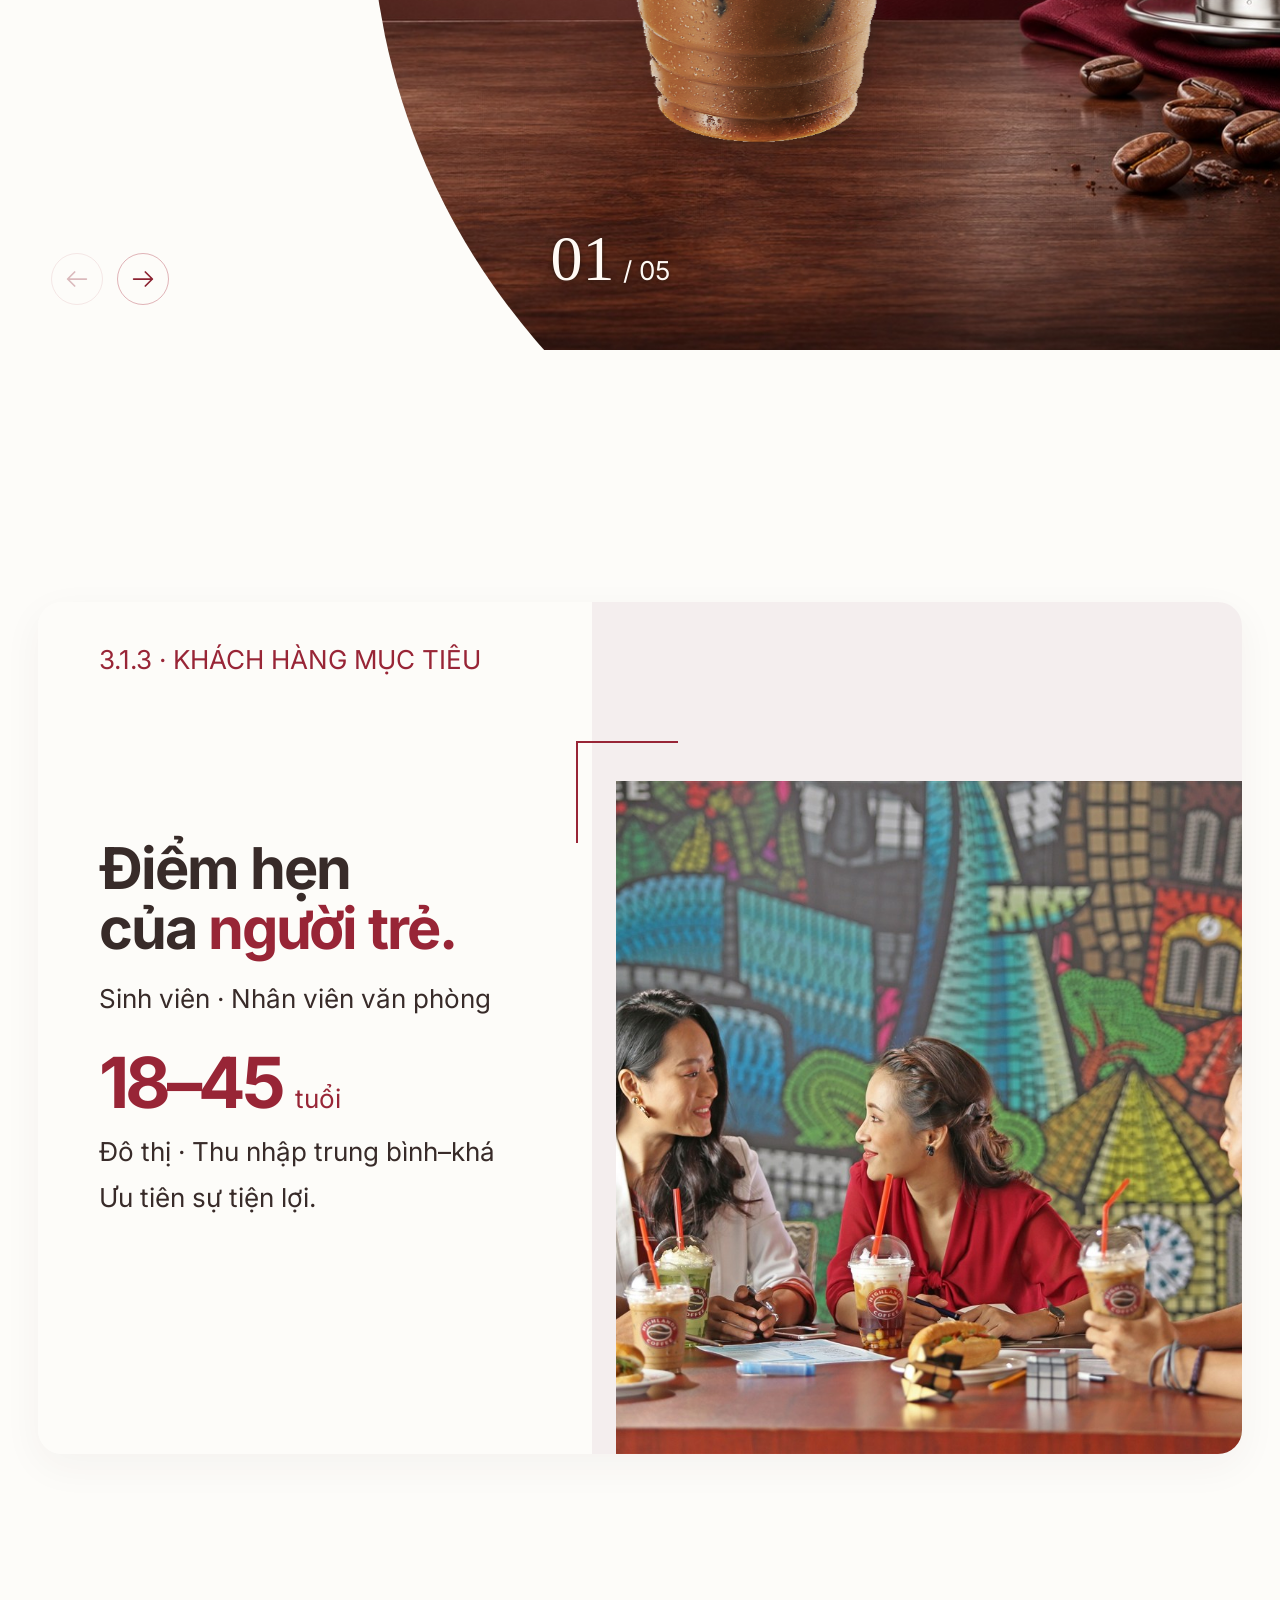
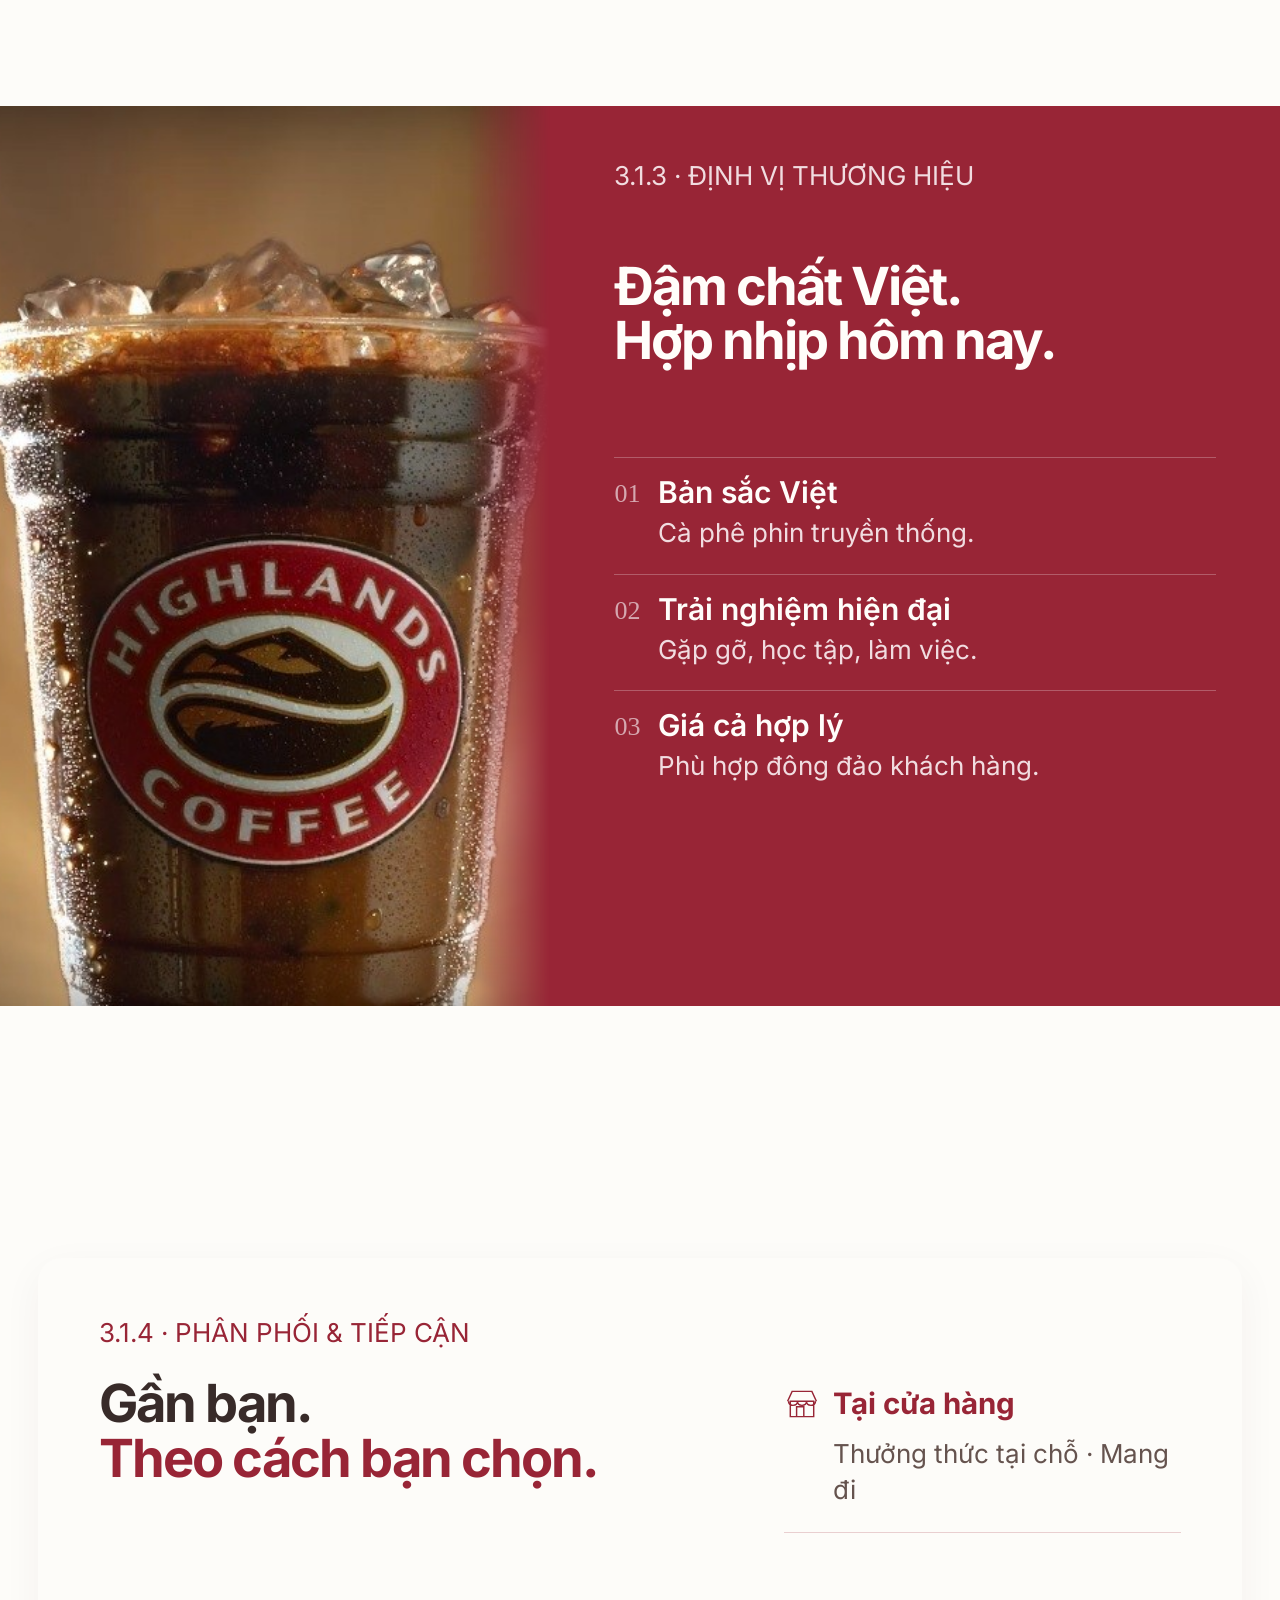
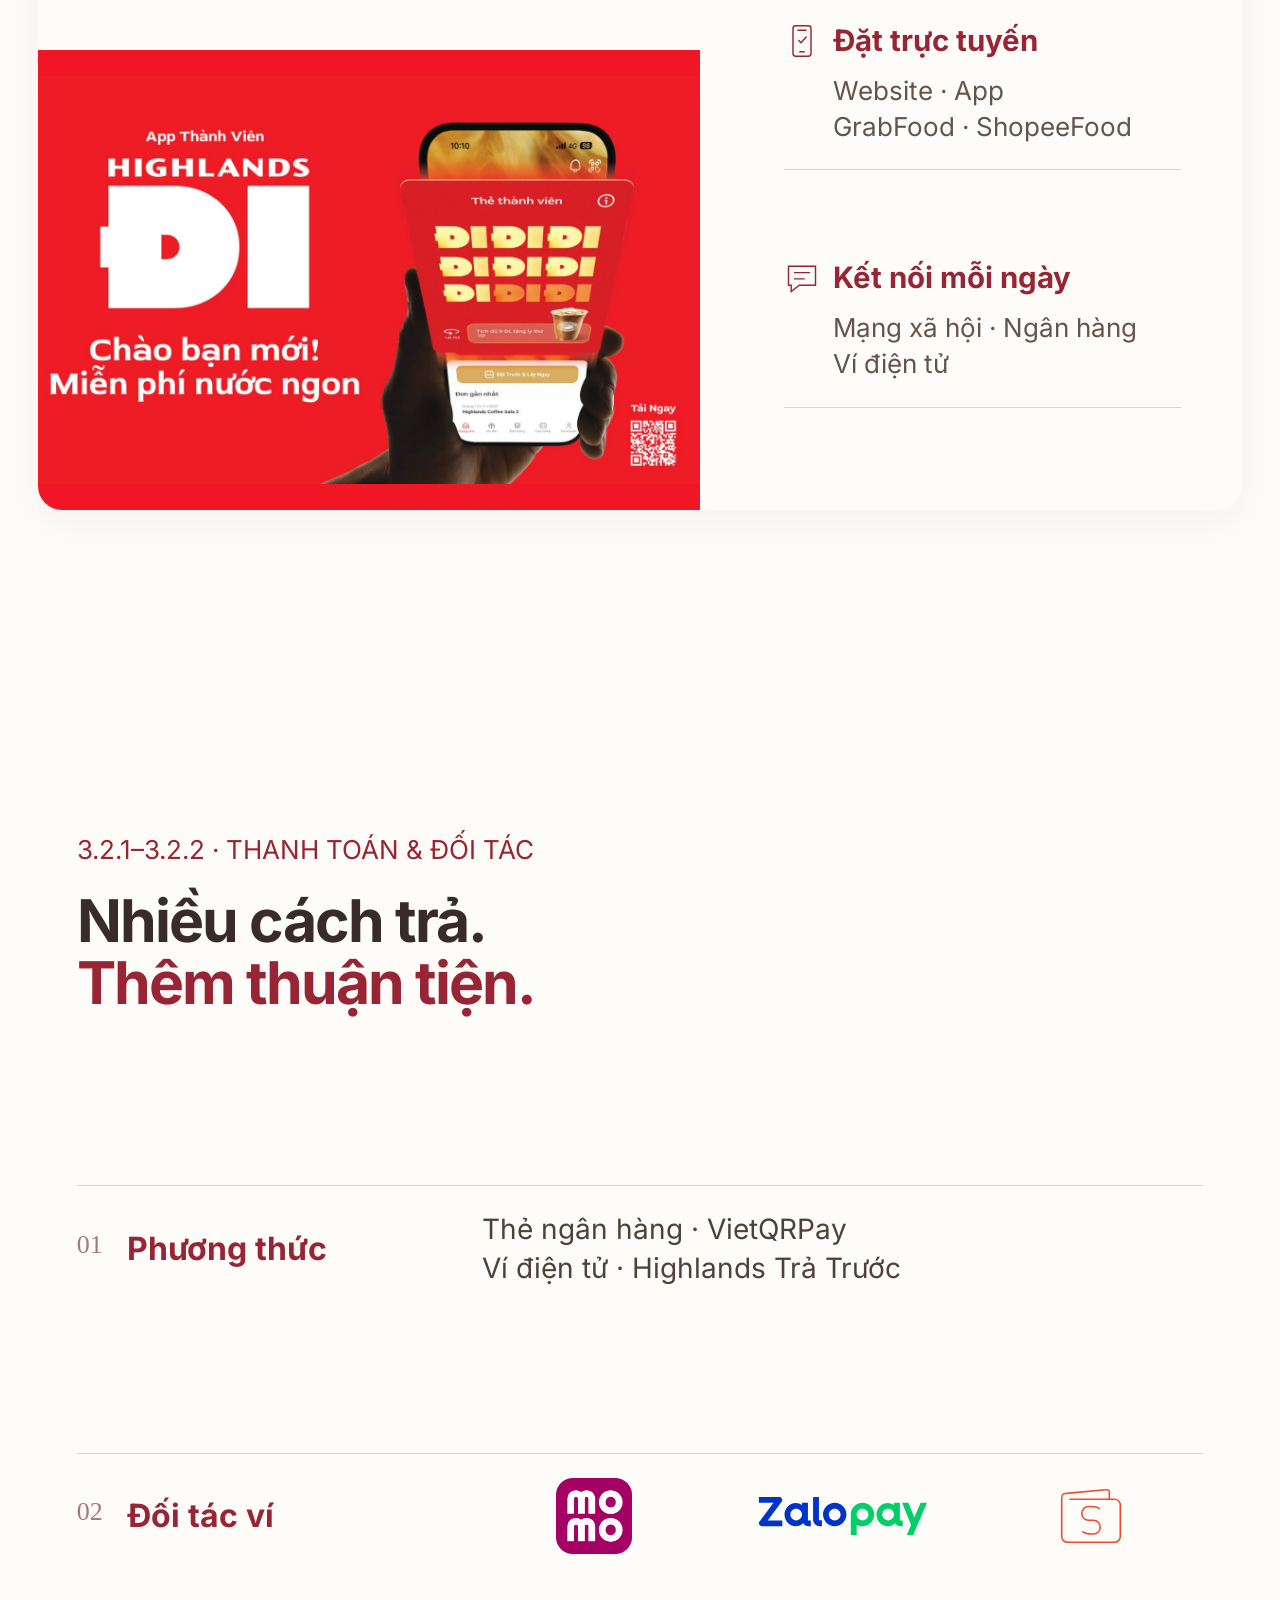
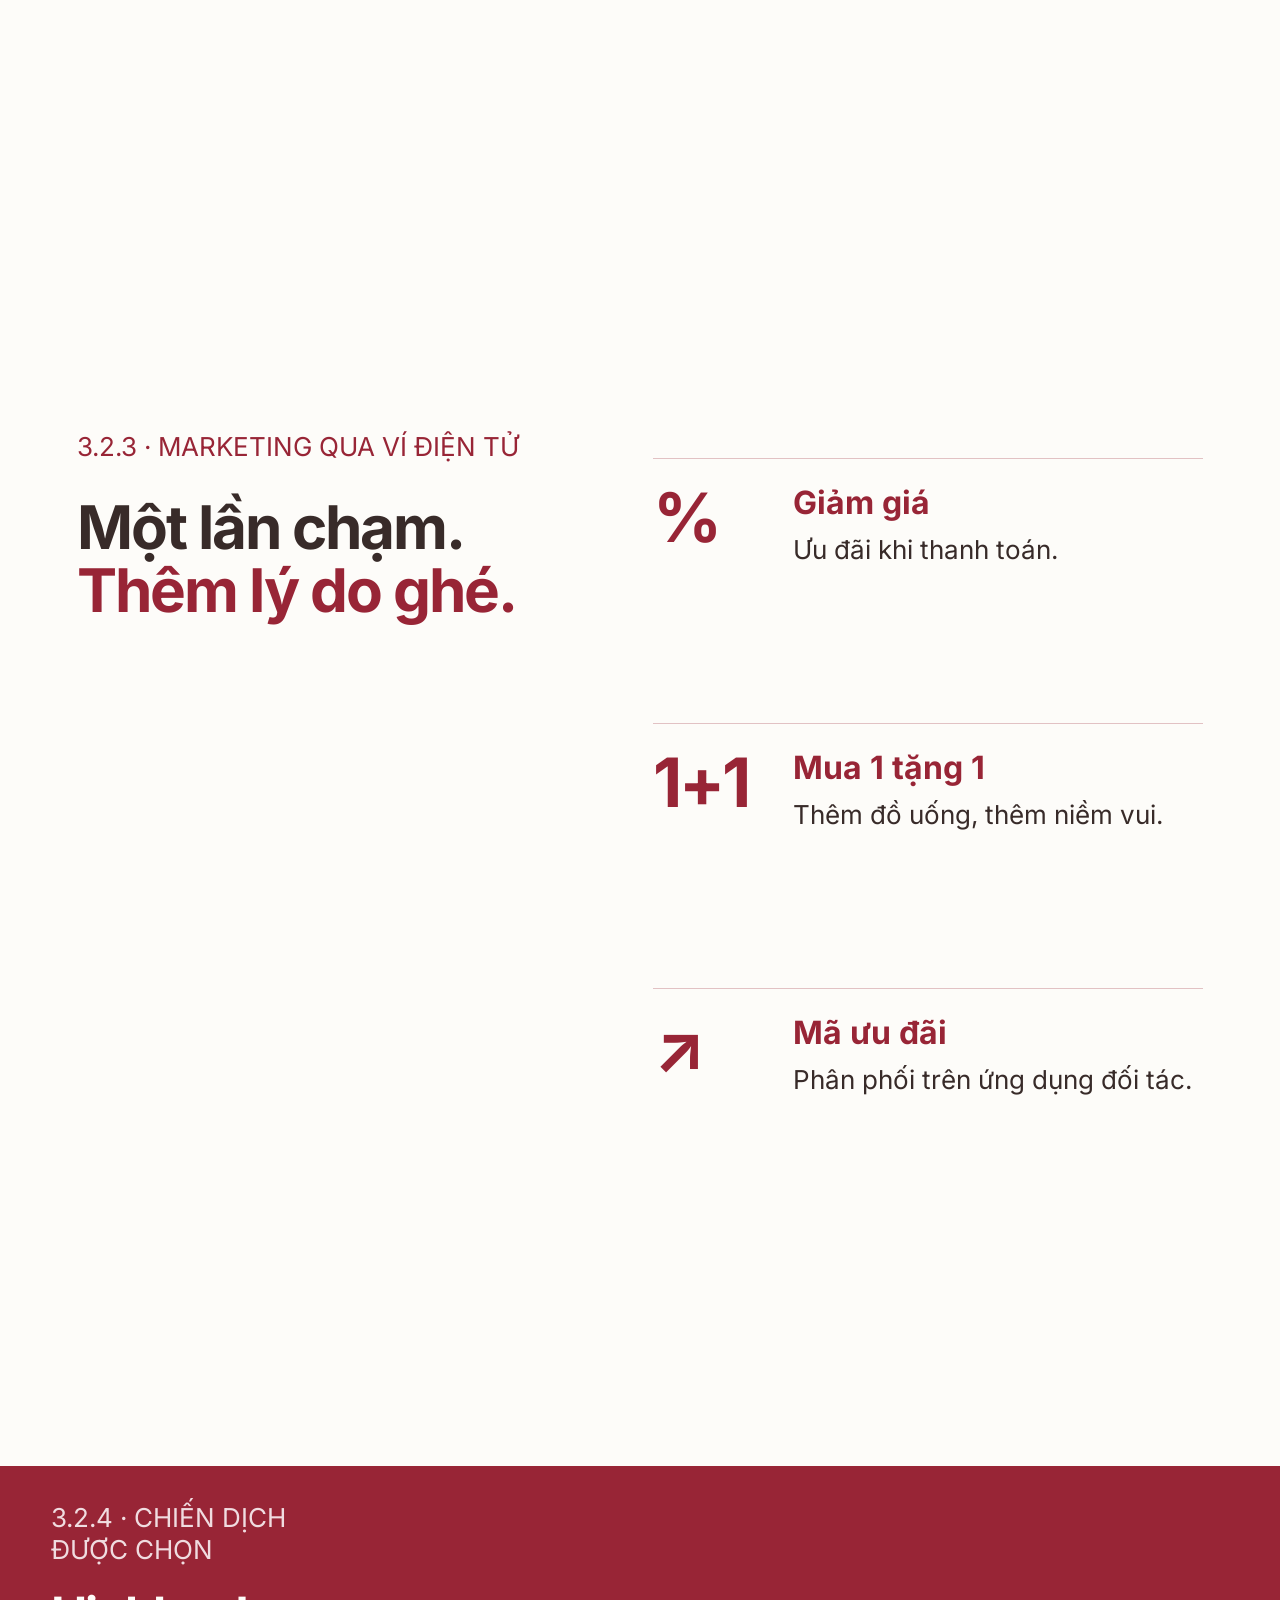
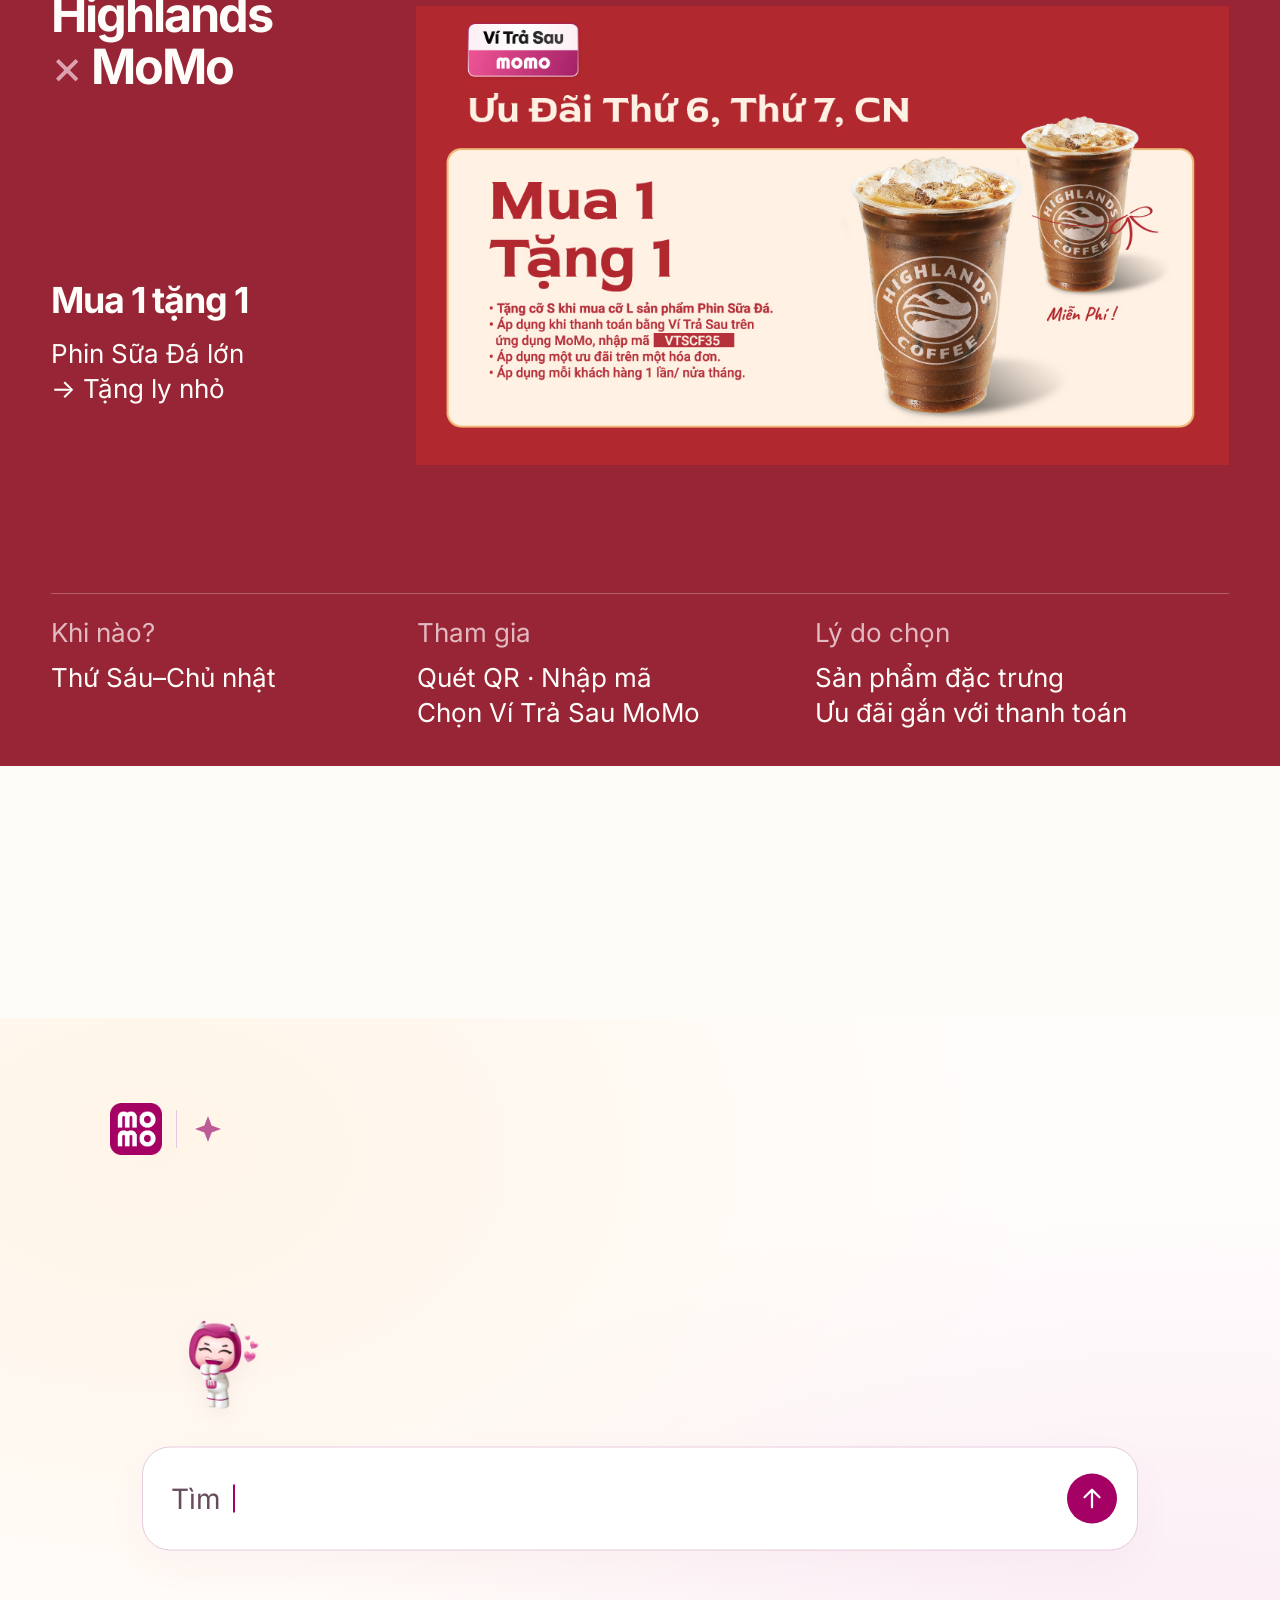
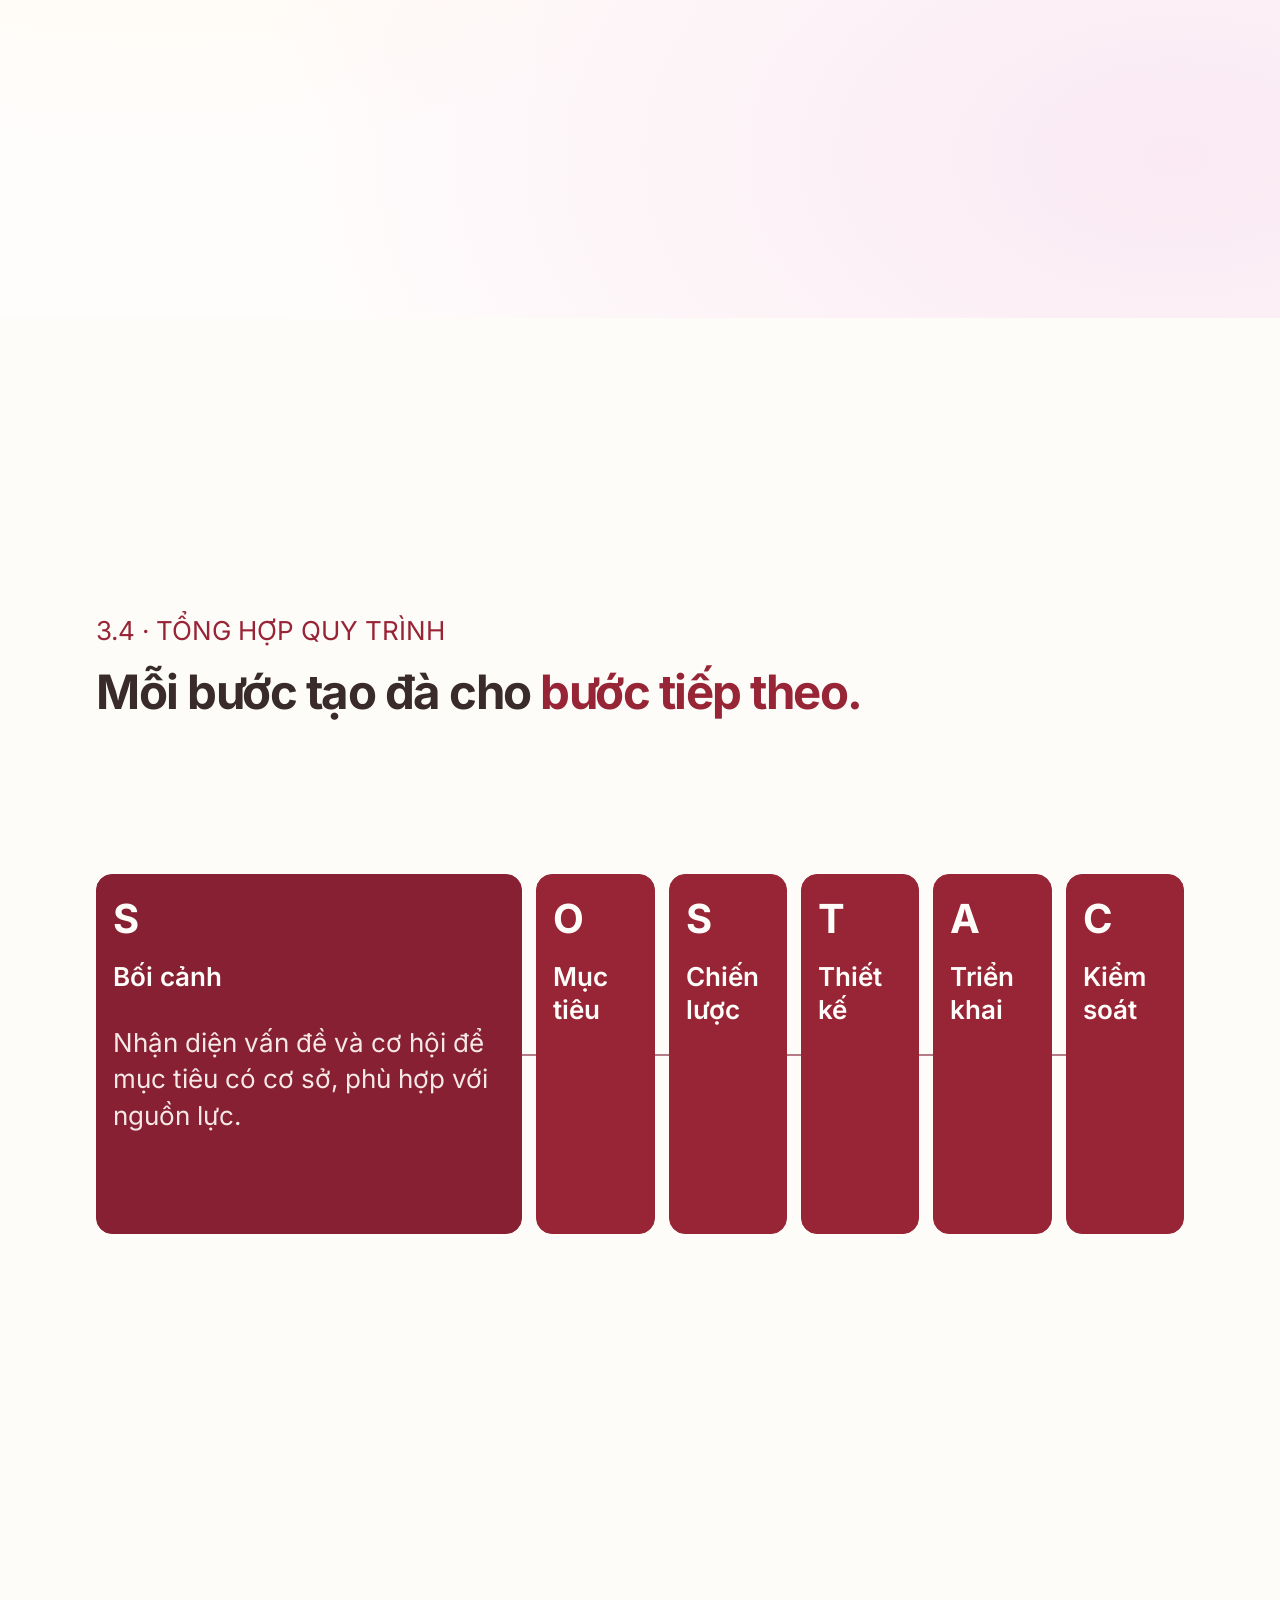
<file: chuong-3.html>
<!doctype html>
<html lang="vi">
<head>
  <meta charset="utf-8">
  <meta name="viewport" content="width=device-width, initial-scale=1">
  <meta name="theme-color" content="#34231b">
  <title>CHƯƠNG 3 — QUY TRÌNH XÂY DỰNG CHIẾN DỊCH MARKETING QUA VÍ ĐIỆN TỬ CỦA HIGHLANDS COFFEE</title>
  <link rel="stylesheet" href="css/fonts.css">
  <link rel="stylesheet" href="css/highlands-cover.css">
  <link rel="stylesheet" href="css/highlands-history.css">
  <link rel="stylesheet" href="css/highlands-products.css?v=20261108-no-rim">
  <link rel="stylesheet" href="css/slide-mode.css">
  <link rel="stylesheet" href="css/highlands-insights.css?v=20261107-campaign-grid">
  <link rel="stylesheet" href="css/highlands-sostac.css?v=20261108-photo-space">
<link rel="stylesheet" href="css/highlands-sostac-photo.css?v=20261108-white-momo-undo"><link rel="stylesheet" href="css/highlands-summary.css?v=4"><link rel="stylesheet" href="css/highlands-summary-chain.css?v=3"><link rel="stylesheet" href="css/highlands-limits.css?v=4"><link rel="stylesheet" href="css/highlands-ending.css?v=6"><link rel="stylesheet" href="css/sostac-pilot.css?v=1"><link rel="stylesheet" href="css/sostac-compositions.css?v=20261113-single-card"><link rel="stylesheet" href="css/sostac-action-finish.css?v=1"><link rel="stylesheet" href="css/sostac-chat-intro.css?v=1"></head>
<body>
  <main class="highlands-cover" id="chuong-3">
    <img class="cover-photo" src="assets/images/highlands-official-counter.jpg" alt="" fetchpriority="high">
    <div class="cover-shade" aria-hidden="true"></div>
    <div class="cover-rule cover-rule-top" aria-hidden="true"></div>
    <div class="cover-title">
      <h1>CHƯƠNG 3</h1>
      <p><span>QUY TRÌNH XÂY DỰNG CHIẾN DỊCH MARKETING</span> <span>QUA VÍ ĐIỆN TỬ CỦA HIGHLANDS COFFEE</span></p>
    </div>
    <div class="cover-rule cover-rule-bottom" aria-hidden="true"></div>
  </main>

  <section class="highlands-history" id="lich-su-highlands" aria-labelledby="history-title">
    <header class="history-intro"><p class="history-eyebrow">3.1.1 · QUÁ TRÌNH HÌNH THÀNH VÀ PHÁT TRIỂN</p><h2 id="history-title">Từ hạt cà phê Việt<br><em>đến hành trình Highlands.</em></h2></header>
    <div class="history-route">
      <svg class="history-trail" aria-hidden="true" preserveAspectRatio="none"><path class="trail-base"></path><path class="trail-progress"></path></svg>
      <div class="history-bean" aria-hidden="true"><svg viewBox="0 0 44 64"><defs><linearGradient id="coffee-bean-gradient" x1="0" y1="0" x2="1" y2="1"><stop stop-color="#b57c50"/><stop offset=".5" stop-color="#74482e"/><stop offset="1" stop-color="#44271e"/></linearGradient></defs><ellipse cx="22" cy="32" rx="18" ry="28" fill="url(#coffee-bean-gradient)" transform="rotate(15 22 32)"/><path d="M27 7C11 21 33 40 15 57" fill="none" stroke="#3e251b" stroke-width="4" stroke-linecap="round"/><path d="M25 10C15 22 32 40 17 54" fill="none" stroke="#d0a27c" stroke-opacity=".55" stroke-width="1.4" stroke-linecap="round"/></svg></div>
      <article class="history-stage" id="highlands-era-1" aria-labelledby="era-title-1">
        <figure class="history-visual history-shape-arch"><span class="history-decoration rings" aria-hidden="true"></span><div class="history-image-mask"><img src="assets/images/highlands-packaged-traditional.png" alt="Cà phê đóng gói Truyền Thống của Highlands, ảnh sản phẩm hiện tại minh họa nền tảng cà phê rang xay" width="900" height="600" loading="lazy" decoding="async"></div></figure>
        <div class="history-copy"><span class="history-period">1999–2002</span><h3 id="era-title-1">Khởi đầu từ cà phê Việt</h3><ul><li>Thành lập năm 1999 bởi David Thái.</li><li>Khởi đầu với cà phê đóng gói, mang bản sắc cà phê Việt.</li></ul></div>
      </article>
      <article class="history-stage" id="highlands-era-2" aria-labelledby="era-title-2">
        <figure class="history-visual history-map-visual  history-collage"><div class="history-scene"><img src="assets/images/case-highlands-exterior.jpg" alt="Không gian cửa hàng Highlands, ảnh minh họa cho sự phát triển mô hình chuỗi" loading="lazy" decoding="async"></div><div class="history-map-panel"><div class="map-geography"><svg class="history-map" viewBox="0 0 280 460" aria-hidden="true"><defs><pattern id="map-grid-vn-0" width="32" height="32" patternUnits="userSpaceOnUse"><path d="M32 0H0V32" fill="none" stroke="#e9dfd4" stroke-width=".7"/></pattern></defs><path class="map-land" d="M94.7,368.8 L95.2,370.1 L95.0,373.2 L94.0,376.1 L94.3,377.4 L93.5,378.2 L91.8,372.7 L89.6,370.3 L89.1,369.4 L90.4,369.4 L92.6,367.9 L93.7,367.9 L94.7,368.8Z M196.3,79.8 L195.1,80.0 L192.0,80.1 L189.4,82.4 L187.6,83.4 L184.7,84.3 L181.7,85.6 L180.8,88.0 L180.7,89.7 L180.2,91.6 L175.3,94.3 L173.9,94.1 L173.0,93.0 L171.5,93.2 L170.5,93.7 L169.3,93.7 L168.0,94.3 L166.3,94.1 L164.8,93.2 L163.9,93.0 L162.8,93.0 L162.6,94.0 L164.2,98.0 L164.6,99.9 L159.3,105.3 L159.9,108.8 L158.5,111.5 L155.3,113.6 L149.3,119.2 L146.6,119.3 L144.6,120.6 L140.2,129.7 L140.1,132.9 L139.4,135.1 L139.6,137.4 L137.6,141.7 L135.6,143.5 L135.2,145.9 L138.0,150.7 L138.4,151.6 L140.0,154.2 L140.8,156.1 L142.1,157.9 L146.7,162.8 L148.8,164.3 L151.2,165.3 L155.7,169.6 L158.0,172.4 L156.9,174.3 L157.5,178.3 L154.3,177.1 L154.6,177.6 L158.4,179.8 L164.1,187.5 L169.1,191.2 L174.1,195.6 L175.7,199.7 L180.2,202.4 L185.3,206.3 L185.1,207.2 L186.4,208.2 L189.8,210.3 L191.9,212.5 L192.7,214.6 L193.9,214.9 L195.3,214.4 L196.8,214.2 L197.8,214.4 L199.3,216.7 L201.4,218.7 L202.4,220.6 L203.3,220.4 L204.0,220.7 L204.1,222.2 L204.4,223.3 L207.3,226.3 L208.6,229.2 L212.0,233.8 L214.5,236.4 L216.3,237.9 L218.4,239.2 L220.4,244.3 L221.4,249.0 L223.6,254.1 L225.2,256.4 L225.3,260.6 L226.6,265.0 L228.0,268.0 L228.4,271.0 L228.8,272.5 L229.4,273.6 L230.9,278.7 L230.5,281.1 L229.4,278.8 L229.6,285.6 L230.5,289.3 L230.1,293.7 L231.0,295.3 L232.8,300.3 L234.0,302.1 L233.9,308.3 L234.6,311.4 L232.9,309.6 L231.7,307.5 L230.1,308.6 L228.7,310.2 L230.9,316.8 L228.4,316.2 L228.6,325.1 L229.7,327.2 L229.7,328.2 L229.4,329.4 L228.7,328.1 L228.6,326.7 L228.2,327.0 L228.2,327.7 L227.3,329.3 L227.1,331.2 L228.0,332.9 L228.2,334.2 L227.5,335.7 L226.4,337.4 L224.0,337.6 L223.5,340.8 L222.7,344.3 L218.3,344.8 L215.2,347.8 L211.3,348.9 L207.9,351.9 L204.1,354.7 L201.6,355.1 L199.5,355.7 L197.0,360.3 L193.0,360.8 L185.7,364.6 L183.2,366.4 L181.0,367.1 L177.8,368.6 L177.1,368.1 L176.0,366.7 L173.3,366.0 L171.9,364.5 L171.5,362.6 L171.2,361.8 L170.6,362.9 L170.1,367.5 L169.6,368.6 L168.5,369.0 L166.1,367.7 L163.9,365.1 L160.8,366.9 L161.7,367.1 L163.2,367.0 L164.3,367.4 L165.2,369.2 L165.2,370.2 L164.7,371.3 L161.7,371.5 L157.8,371.1 L157.1,371.2 L160.7,373.0 L164.0,374.0 L165.4,375.1 L165.4,376.0 L163.6,377.4 L162.1,379.2 L162.1,380.3 L162.1,381.6 L160.5,382.6 L159.5,382.4 L156.7,380.6 L148.5,373.2 L149.8,375.3 L158.2,383.6 L159.7,386.4 L159.9,388.3 L159.0,389.3 L157.6,390.5 L154.8,390.5 L150.3,387.4 L143.1,380.0 L140.6,379.0 L147.9,387.5 L149.1,389.6 L150.4,391.9 L150.0,393.4 L149.4,394.7 L132.0,402.6 L129.4,406.0 L127.4,410.2 L124.0,412.5 L122.0,414.6 L116.2,415.8 L113.0,415.5 L116.3,411.6 L114.3,410.2 L114.2,400.2 L115.0,389.2 L116.5,383.8 L118.7,382.4 L121.4,381.6 L121.5,380.4 L121.2,379.1 L119.7,377.2 L118.1,376.4 L115.7,376.0 L113.9,373.7 L112.4,373.8 L110.3,374.6 L108.9,373.6 L108.4,372.1 L106.4,370.2 L104.1,368.3 L105.1,368.0 L106.4,367.0 L107.7,365.6 L110.9,365.4 L114.2,365.5 L115.1,365.1 L116.4,363.7 L118.6,361.8 L120.2,360.8 L120.6,359.9 L119.9,358.0 L119.6,355.9 L120.2,355.3 L123.1,355.7 L126.4,356.6 L127.2,357.0 L129.0,354.6 L129.5,354.3 L130.8,354.3 L134.0,353.8 L137.1,353.2 L138.6,353.3 L140.1,354.9 L141.2,356.5 L141.8,356.7 L143.4,356.0 L144.7,356.9 L147.6,358.3 L149.3,358.3 L148.4,355.0 L149.4,352.7 L149.2,352.0 L147.6,351.0 L142.2,346.6 L141.3,345.3 L141.4,343.3 L141.2,340.3 L140.7,338.5 L140.8,337.4 L141.1,336.5 L142.1,336.1 L143.1,336.0 L143.9,335.3 L145.2,333.3 L147.7,333.5 L151.2,334.6 L153.8,335.3 L155.4,335.1 L155.7,334.9 L155.7,333.8 L155.9,329.3 L155.8,328.3 L158.0,327.9 L161.4,327.8 L163.2,327.5 L164.9,325.6 L169.2,325.0 L172.3,322.4 L175.1,319.8 L176.5,319.1 L178.3,318.6 L179.6,318.7 L181.2,320.2 L182.6,319.3 L184.2,317.5 L185.0,315.8 L185.4,313.0 L185.1,308.6 L184.3,305.3 L183.5,302.7 L183.4,300.2 L185.2,295.1 L186.7,289.6 L186.4,287.4 L184.7,284.0 L183.0,279.8 L181.1,275.2 L180.4,274.5 L179.9,273.2 L179.6,271.7 L180.4,267.0 L180.5,265.4 L182.7,263.3 L183.8,260.8 L184.9,258.1 L184.5,256.7 L184.4,253.7 L184.6,252.3 L184.1,251.2 L183.5,249.5 L183.9,248.4 L185.4,247.5 L186.3,245.9 L187.5,244.1 L188.0,242.4 L187.2,240.9 L185.7,238.8 L182.9,236.9 L179.8,234.4 L178.3,232.9 L177.0,231.4 L175.9,229.6 L175.3,228.1 L175.9,227.2 L180.4,225.0 L181.2,224.3 L181.7,223.1 L181.3,221.9 L180.1,221.2 L178.7,220.8 L176.7,219.5 L172.8,215.7 L171.1,214.9 L169.2,213.8 L168.2,212.7 L167.1,209.6 L166.6,209.3 L165.6,210.3 L164.2,211.2 L163.1,211.1 L162.1,210.2 L161.6,209.0 L160.4,207.4 L159.2,206.1 L158.9,201.7 L158.7,200.2 L158.1,198.2 L157.1,197.5 L156.1,196.9 L153.7,193.3 L152.0,191.4 L145.2,186.2 L144.3,185.4 L142.5,183.3 L139.3,180.2 L137.0,177.8 L135.3,175.3 L134.5,173.1 L134.3,171.4 L132.5,169.0 L130.9,167.0 L129.4,166.3 L127.7,166.1 L126.1,164.9 L123.2,162.2 L122.0,160.5 L121.2,159.3 L121.3,158.1 L122.0,156.1 L122.8,155.0 L122.8,154.1 L122.0,153.3 L118.8,152.1 L111.6,150.1 L108.9,148.6 L106.5,146.7 L104.6,145.4 L95.8,139.9 L93.2,139.0 L90.9,138.0 L90.2,137.1 L90.3,136.2 L91.2,135.5 L93.7,134.1 L94.6,132.5 L94.3,130.3 L93.4,128.2 L93.8,127.4 L94.6,127.4 L96.3,127.3 L99.8,127.2 L107.2,129.1 L108.3,128.9 L112.3,125.4 L113.8,123.3 L114.2,121.5 L115.0,120.4 L117.1,118.5 L117.2,116.8 L116.1,114.6 L115.0,113.7 L114.1,113.4 L111.2,113.7 L110.6,113.2 L110.2,111.5 L110.1,110.5 L109.1,109.3 L105.9,108.2 L103.2,108.0 L102.6,107.5 L103.6,106.4 L105.4,105.2 L106.9,104.6 L108.0,103.4 L108.2,102.2 L106.8,101.1 L105.0,99.9 L102.1,97.7 L98.1,95.2 L95.6,94.4 L94.4,94.5 L89.9,96.6 L87.6,98.0 L85.6,100.4 L83.5,100.9 L81.4,99.8 L79.1,98.7 L72.5,97.1 L69.7,95.8 L64.0,87.7 L63.1,86.1 L63.7,84.2 L64.1,81.6 L64.6,79.8 L65.7,78.2 L65.9,76.7 L65.7,75.3 L64.9,74.5 L63.8,74.2 L63.0,73.9 L62.2,72.0 L61.8,72.3 L61.0,74.5 L60.2,75.4 L59.1,75.8 L58.2,75.4 L57.7,74.5 L57.4,72.9 L56.9,70.9 L56.1,69.5 L53.7,68.1 L52.5,66.3 L48.8,62.4 L45.8,59.6 L44.3,57.1 L45.6,56.2 L47.2,54.9 L48.9,52.8 L50.8,50.2 L51.6,48.6 L52.1,47.9 L53.2,47.5 L54.4,47.7 L56.6,48.8 L59.7,50.1 L62.6,51.7 L63.7,53.3 L65.3,54.9 L66.5,55.3 L67.1,55.2 L69.0,54.1 L70.5,52.9 L70.6,51.6 L72.0,50.4 L73.9,48.4 L74.8,47.1 L75.5,47.0 L76.3,47.4 L79.2,51.5 L79.8,51.7 L80.7,51.1 L81.8,47.9 L83.1,46.7 L83.6,47.0 L90.8,53.0 L91.5,53.0 L92.3,52.7 L92.8,51.8 L93.3,49.7 L94.4,47.4 L96.7,46.2 L98.5,46.0 L99.2,47.0 L100.8,48.5 L102.7,48.7 L106.7,46.1 L108.0,45.7 L109.4,45.7 L110.9,45.6 L112.2,44.6 L113.7,43.3 L114.2,40.7 L114.5,38.4 L115.5,37.5 L116.7,36.8 L118.9,35.9 L123.9,33.7 L125.2,32.6 L126.2,32.0 L128.1,33.0 L130.4,34.9 L131.9,36.3 L132.8,37.8 L133.3,39.1 L137.0,40.2 L139.3,41.8 L140.9,43.0 L142.5,43.0 L144.0,42.6 L145.0,41.7 L146.8,41.6 L148.9,41.8 L149.8,42.2 L151.5,44.4 L152.3,44.7 L153.8,44.5 L156.7,43.8 L159.1,43.4 L161.2,44.3 L165.3,46.7 L164.1,48.5 L163.2,50.4 L161.5,51.8 L160.1,52.1 L159.3,54.0 L158.9,56.7 L159.4,58.1 L160.4,58.6 L161.5,59.5 L162.0,60.7 L162.2,63.5 L162.1,66.5 L162.3,67.5 L163.1,67.4 L164.0,67.0 L165.6,67.5 L167.7,68.3 L169.1,69.1 L170.2,69.0 L171.2,69.8 L171.5,71.3 L172.6,72.4 L175.6,74.4 L178.1,74.5 L180.1,77.2 L182.3,76.3 L183.3,77.4 L187.7,77.0 L190.7,76.0 L191.9,76.2 L194.6,78.4 L196.3,79.8Z M161.1,413.2 L160.3,413.3 L159.8,412.8 L162.1,411.1 L161.9,412.2 L162.0,412.8 L161.1,413.2Z M175.4,368.7 L173.2,370.2 L173.0,368.9 L174.9,368.1 L175.6,367.4 L176.1,367.4 L175.4,368.7Z M167.5,97.8 L167.2,98.3 L165.9,97.1 L165.0,96.5 L165.7,94.9 L167.2,96.7 L167.5,97.8Z M186.7,87.4 L182.9,90.6 L181.5,90.6 L182.8,86.9 L183.4,86.0 L185.6,87.3 L186.7,87.4Z M184.6,94.9 L183.1,95.6 L181.4,95.5 L183.4,94.2 L184.5,92.7 L185.3,92.1 L185.3,93.5 L184.6,94.9Z M171.8,99.6 L170.7,99.7 L168.7,97.6 L169.8,96.5 L172.1,97.2 L172.7,97.8 L172.7,98.2 L172.1,99.2 L171.8,99.6Z"/><g class="map-pin" transform="translate(140.68400000000008,92.27200000000003)"><circle class="map-halo" r="22"/><circle r="13"/><text y="5" text-anchor="middle">1</text></g><g class="map-pin" transform="translate(163.20000000000007,358.824)"><circle class="map-halo" r="22"/><circle r="13"/><text y="5" text-anchor="middle">2</text></g></svg></div><div class="map-facts"><div class="map-location"><b>1</b><span>Hà Nội</span></div><div class="map-location"><b>2</b><span>TP.HCM</span></div><div class="map-stat"><strong>~25</strong><span>cửa hàng · 2006</span></div><div class="map-stat"><strong>~50</strong><span>cửa hàng · 2011</span></div></div></div></figure>
        <div class="history-copy"><span class="history-period">2002–2011</span><h3 id="era-title-2">Từ sản phẩm đến chuỗi cửa hàng</h3><ul><li>Năm 2002: mở cửa hàng tại Metropolitan, TP.HCM.</li><li>Khoảng 25 cửa hàng năm 2006; khoảng 50 cửa hàng năm 2011.</li></ul></div>
      </article>
      <article class="history-stage" id="highlands-era-3" aria-labelledby="era-title-3">
        <figure class="history-visual history-map-visual history-partnership history-collage"><div class="history-scene"><img src="assets/images/highlands-history-origin.jpg" alt="Pha cà phê phin tại Highlands, minh họa quy trình vận hành cửa hàng" loading="lazy" decoding="async"></div><div class="history-map-panel"><div class="history-partner"><span>Việt Thái<br>Quốc Tế</span><svg viewBox="0 0 120 40" aria-hidden="true"><path d="M5 20h110m-15-14 15 14-15 14" fill="none" stroke="currentColor" stroke-width="2"/></svg><span>Jollibee</span></div></div></figure>
        <div class="history-copy"><span class="history-period">2012–2015</span><h3 id="era-title-3">Chuyển đổi để mở rộng</h3><ul><li>Jollibee đầu tư vào hệ thống kinh doanh Việt Thái Quốc Tế.</li><li>Thêm nguồn lực để chuẩn hóa vận hành và mở rộng chuỗi.</li></ul></div>
      </article>
      <article class="history-stage" id="highlands-era-4" aria-labelledby="era-title-4">
        <figure class="history-visual history-map-visual  history-collage"><div class="history-scene"><img src="assets/images/highlands-official-community.jpg" alt="Khách hàng trải nghiệm không gian Highlands" loading="lazy" decoding="async"></div><div class="history-map-panel"><div class="map-geography"><svg class="history-map" viewBox="0 0 280 460" aria-hidden="true"><defs><pattern id="map-grid-vn-1" width="32" height="32" patternUnits="userSpaceOnUse"><path d="M32 0H0V32" fill="none" stroke="#e9dfd4" stroke-width=".7"/></pattern></defs><path class="map-land" d="M94.7,368.8 L95.2,370.1 L95.0,373.2 L94.0,376.1 L94.3,377.4 L93.5,378.2 L91.8,372.7 L89.6,370.3 L89.1,369.4 L90.4,369.4 L92.6,367.9 L93.7,367.9 L94.7,368.8Z M196.3,79.8 L195.1,80.0 L192.0,80.1 L189.4,82.4 L187.6,83.4 L184.7,84.3 L181.7,85.6 L180.8,88.0 L180.7,89.7 L180.2,91.6 L175.3,94.3 L173.9,94.1 L173.0,93.0 L171.5,93.2 L170.5,93.7 L169.3,93.7 L168.0,94.3 L166.3,94.1 L164.8,93.2 L163.9,93.0 L162.8,93.0 L162.6,94.0 L164.2,98.0 L164.6,99.9 L159.3,105.3 L159.9,108.8 L158.5,111.5 L155.3,113.6 L149.3,119.2 L146.6,119.3 L144.6,120.6 L140.2,129.7 L140.1,132.9 L139.4,135.1 L139.6,137.4 L137.6,141.7 L135.6,143.5 L135.2,145.9 L138.0,150.7 L138.4,151.6 L140.0,154.2 L140.8,156.1 L142.1,157.9 L146.7,162.8 L148.8,164.3 L151.2,165.3 L155.7,169.6 L158.0,172.4 L156.9,174.3 L157.5,178.3 L154.3,177.1 L154.6,177.6 L158.4,179.8 L164.1,187.5 L169.1,191.2 L174.1,195.6 L175.7,199.7 L180.2,202.4 L185.3,206.3 L185.1,207.2 L186.4,208.2 L189.8,210.3 L191.9,212.5 L192.7,214.6 L193.9,214.9 L195.3,214.4 L196.8,214.2 L197.8,214.4 L199.3,216.7 L201.4,218.7 L202.4,220.6 L203.3,220.4 L204.0,220.7 L204.1,222.2 L204.4,223.3 L207.3,226.3 L208.6,229.2 L212.0,233.8 L214.5,236.4 L216.3,237.9 L218.4,239.2 L220.4,244.3 L221.4,249.0 L223.6,254.1 L225.2,256.4 L225.3,260.6 L226.6,265.0 L228.0,268.0 L228.4,271.0 L228.8,272.5 L229.4,273.6 L230.9,278.7 L230.5,281.1 L229.4,278.8 L229.6,285.6 L230.5,289.3 L230.1,293.7 L231.0,295.3 L232.8,300.3 L234.0,302.1 L233.9,308.3 L234.6,311.4 L232.9,309.6 L231.7,307.5 L230.1,308.6 L228.7,310.2 L230.9,316.8 L228.4,316.2 L228.6,325.1 L229.7,327.2 L229.7,328.2 L229.4,329.4 L228.7,328.1 L228.6,326.7 L228.2,327.0 L228.2,327.7 L227.3,329.3 L227.1,331.2 L228.0,332.9 L228.2,334.2 L227.5,335.7 L226.4,337.4 L224.0,337.6 L223.5,340.8 L222.7,344.3 L218.3,344.8 L215.2,347.8 L211.3,348.9 L207.9,351.9 L204.1,354.7 L201.6,355.1 L199.5,355.7 L197.0,360.3 L193.0,360.8 L185.7,364.6 L183.2,366.4 L181.0,367.1 L177.8,368.6 L177.1,368.1 L176.0,366.7 L173.3,366.0 L171.9,364.5 L171.5,362.6 L171.2,361.8 L170.6,362.9 L170.1,367.5 L169.6,368.6 L168.5,369.0 L166.1,367.7 L163.9,365.1 L160.8,366.9 L161.7,367.1 L163.2,367.0 L164.3,367.4 L165.2,369.2 L165.2,370.2 L164.7,371.3 L161.7,371.5 L157.8,371.1 L157.1,371.2 L160.7,373.0 L164.0,374.0 L165.4,375.1 L165.4,376.0 L163.6,377.4 L162.1,379.2 L162.1,380.3 L162.1,381.6 L160.5,382.6 L159.5,382.4 L156.7,380.6 L148.5,373.2 L149.8,375.3 L158.2,383.6 L159.7,386.4 L159.9,388.3 L159.0,389.3 L157.6,390.5 L154.8,390.5 L150.3,387.4 L143.1,380.0 L140.6,379.0 L147.9,387.5 L149.1,389.6 L150.4,391.9 L150.0,393.4 L149.4,394.7 L132.0,402.6 L129.4,406.0 L127.4,410.2 L124.0,412.5 L122.0,414.6 L116.2,415.8 L113.0,415.5 L116.3,411.6 L114.3,410.2 L114.2,400.2 L115.0,389.2 L116.5,383.8 L118.7,382.4 L121.4,381.6 L121.5,380.4 L121.2,379.1 L119.7,377.2 L118.1,376.4 L115.7,376.0 L113.9,373.7 L112.4,373.8 L110.3,374.6 L108.9,373.6 L108.4,372.1 L106.4,370.2 L104.1,368.3 L105.1,368.0 L106.4,367.0 L107.7,365.6 L110.9,365.4 L114.2,365.5 L115.1,365.1 L116.4,363.7 L118.6,361.8 L120.2,360.8 L120.6,359.9 L119.9,358.0 L119.6,355.9 L120.2,355.3 L123.1,355.7 L126.4,356.6 L127.2,357.0 L129.0,354.6 L129.5,354.3 L130.8,354.3 L134.0,353.8 L137.1,353.2 L138.6,353.3 L140.1,354.9 L141.2,356.5 L141.8,356.7 L143.4,356.0 L144.7,356.9 L147.6,358.3 L149.3,358.3 L148.4,355.0 L149.4,352.7 L149.2,352.0 L147.6,351.0 L142.2,346.6 L141.3,345.3 L141.4,343.3 L141.2,340.3 L140.7,338.5 L140.8,337.4 L141.1,336.5 L142.1,336.1 L143.1,336.0 L143.9,335.3 L145.2,333.3 L147.7,333.5 L151.2,334.6 L153.8,335.3 L155.4,335.1 L155.7,334.9 L155.7,333.8 L155.9,329.3 L155.8,328.3 L158.0,327.9 L161.4,327.8 L163.2,327.5 L164.9,325.6 L169.2,325.0 L172.3,322.4 L175.1,319.8 L176.5,319.1 L178.3,318.6 L179.6,318.7 L181.2,320.2 L182.6,319.3 L184.2,317.5 L185.0,315.8 L185.4,313.0 L185.1,308.6 L184.3,305.3 L183.5,302.7 L183.4,300.2 L185.2,295.1 L186.7,289.6 L186.4,287.4 L184.7,284.0 L183.0,279.8 L181.1,275.2 L180.4,274.5 L179.9,273.2 L179.6,271.7 L180.4,267.0 L180.5,265.4 L182.7,263.3 L183.8,260.8 L184.9,258.1 L184.5,256.7 L184.4,253.7 L184.6,252.3 L184.1,251.2 L183.5,249.5 L183.9,248.4 L185.4,247.5 L186.3,245.9 L187.5,244.1 L188.0,242.4 L187.2,240.9 L185.7,238.8 L182.9,236.9 L179.8,234.4 L178.3,232.9 L177.0,231.4 L175.9,229.6 L175.3,228.1 L175.9,227.2 L180.4,225.0 L181.2,224.3 L181.7,223.1 L181.3,221.9 L180.1,221.2 L178.7,220.8 L176.7,219.5 L172.8,215.7 L171.1,214.9 L169.2,213.8 L168.2,212.7 L167.1,209.6 L166.6,209.3 L165.6,210.3 L164.2,211.2 L163.1,211.1 L162.1,210.2 L161.6,209.0 L160.4,207.4 L159.2,206.1 L158.9,201.7 L158.7,200.2 L158.1,198.2 L157.1,197.5 L156.1,196.9 L153.7,193.3 L152.0,191.4 L145.2,186.2 L144.3,185.4 L142.5,183.3 L139.3,180.2 L137.0,177.8 L135.3,175.3 L134.5,173.1 L134.3,171.4 L132.5,169.0 L130.9,167.0 L129.4,166.3 L127.7,166.1 L126.1,164.9 L123.2,162.2 L122.0,160.5 L121.2,159.3 L121.3,158.1 L122.0,156.1 L122.8,155.0 L122.8,154.1 L122.0,153.3 L118.8,152.1 L111.6,150.1 L108.9,148.6 L106.5,146.7 L104.6,145.4 L95.8,139.9 L93.2,139.0 L90.9,138.0 L90.2,137.1 L90.3,136.2 L91.2,135.5 L93.7,134.1 L94.6,132.5 L94.3,130.3 L93.4,128.2 L93.8,127.4 L94.6,127.4 L96.3,127.3 L99.8,127.2 L107.2,129.1 L108.3,128.9 L112.3,125.4 L113.8,123.3 L114.2,121.5 L115.0,120.4 L117.1,118.5 L117.2,116.8 L116.1,114.6 L115.0,113.7 L114.1,113.4 L111.2,113.7 L110.6,113.2 L110.2,111.5 L110.1,110.5 L109.1,109.3 L105.9,108.2 L103.2,108.0 L102.6,107.5 L103.6,106.4 L105.4,105.2 L106.9,104.6 L108.0,103.4 L108.2,102.2 L106.8,101.1 L105.0,99.9 L102.1,97.7 L98.1,95.2 L95.6,94.4 L94.4,94.5 L89.9,96.6 L87.6,98.0 L85.6,100.4 L83.5,100.9 L81.4,99.8 L79.1,98.7 L72.5,97.1 L69.7,95.8 L64.0,87.7 L63.1,86.1 L63.7,84.2 L64.1,81.6 L64.6,79.8 L65.7,78.2 L65.9,76.7 L65.7,75.3 L64.9,74.5 L63.8,74.2 L63.0,73.9 L62.2,72.0 L61.8,72.3 L61.0,74.5 L60.2,75.4 L59.1,75.8 L58.2,75.4 L57.7,74.5 L57.4,72.9 L56.9,70.9 L56.1,69.5 L53.7,68.1 L52.5,66.3 L48.8,62.4 L45.8,59.6 L44.3,57.1 L45.6,56.2 L47.2,54.9 L48.9,52.8 L50.8,50.2 L51.6,48.6 L52.1,47.9 L53.2,47.5 L54.4,47.7 L56.6,48.8 L59.7,50.1 L62.6,51.7 L63.7,53.3 L65.3,54.9 L66.5,55.3 L67.1,55.2 L69.0,54.1 L70.5,52.9 L70.6,51.6 L72.0,50.4 L73.9,48.4 L74.8,47.1 L75.5,47.0 L76.3,47.4 L79.2,51.5 L79.8,51.7 L80.7,51.1 L81.8,47.9 L83.1,46.7 L83.6,47.0 L90.8,53.0 L91.5,53.0 L92.3,52.7 L92.8,51.8 L93.3,49.7 L94.4,47.4 L96.7,46.2 L98.5,46.0 L99.2,47.0 L100.8,48.5 L102.7,48.7 L106.7,46.1 L108.0,45.7 L109.4,45.7 L110.9,45.6 L112.2,44.6 L113.7,43.3 L114.2,40.7 L114.5,38.4 L115.5,37.5 L116.7,36.8 L118.9,35.9 L123.9,33.7 L125.2,32.6 L126.2,32.0 L128.1,33.0 L130.4,34.9 L131.9,36.3 L132.8,37.8 L133.3,39.1 L137.0,40.2 L139.3,41.8 L140.9,43.0 L142.5,43.0 L144.0,42.6 L145.0,41.7 L146.8,41.6 L148.9,41.8 L149.8,42.2 L151.5,44.4 L152.3,44.7 L153.8,44.5 L156.7,43.8 L159.1,43.4 L161.2,44.3 L165.3,46.7 L164.1,48.5 L163.2,50.4 L161.5,51.8 L160.1,52.1 L159.3,54.0 L158.9,56.7 L159.4,58.1 L160.4,58.6 L161.5,59.5 L162.0,60.7 L162.2,63.5 L162.1,66.5 L162.3,67.5 L163.1,67.4 L164.0,67.0 L165.6,67.5 L167.7,68.3 L169.1,69.1 L170.2,69.0 L171.2,69.8 L171.5,71.3 L172.6,72.4 L175.6,74.4 L178.1,74.5 L180.1,77.2 L182.3,76.3 L183.3,77.4 L187.7,77.0 L190.7,76.0 L191.9,76.2 L194.6,78.4 L196.3,79.8Z M161.1,413.2 L160.3,413.3 L159.8,412.8 L162.1,411.1 L161.9,412.2 L162.0,412.8 L161.1,413.2Z M175.4,368.7 L173.2,370.2 L173.0,368.9 L174.9,368.1 L175.6,367.4 L176.1,367.4 L175.4,368.7Z M167.5,97.8 L167.2,98.3 L165.9,97.1 L165.0,96.5 L165.7,94.9 L167.2,96.7 L167.5,97.8Z M186.7,87.4 L182.9,90.6 L181.5,90.6 L182.8,86.9 L183.4,86.0 L185.6,87.3 L186.7,87.4Z M184.6,94.9 L183.1,95.6 L181.4,95.5 L183.4,94.2 L184.5,92.7 L185.3,92.1 L185.3,93.5 L184.6,94.9Z M171.8,99.6 L170.7,99.7 L168.7,97.6 L169.8,96.5 L172.1,97.2 L172.7,97.8 L172.7,98.2 L172.1,99.2 L171.8,99.6Z"/></svg></div><div class="map-facts"><div class="map-stat"><strong>100</strong><span>cửa hàng · 2016</span></div><div class="map-stat"><strong>300+</strong><span>cửa hàng · 2019</span></div><div class="map-stat"><strong>26</strong><span>tỉnh, thành · 2019</span></div></div></div></figure>
        <div class="history-copy"><span class="history-period">2016–2020</span><h3 id="era-title-4">Tăng tốc, phủ rộng thương hiệu</h3><ul><li>Năm 2016: đạt mốc 100 cửa hàng.</li><li>Năm 2019: hơn 300 cửa hàng tại 26 tỉnh, thành.</li></ul></div>
      </article>
      <article class="history-stage" id="highlands-era-5" aria-labelledby="era-title-5">
        <figure class="history-visual history-photo-gallery" aria-label="Những trải nghiệm mới tại Highlands">
          <div class="history-gallery-item gallery-main"><img src="assets/images/highlands-history-drive-thru-store.jpg" alt="Cửa hàng Highlands Drive-Thru tại TP.HCM, khai trương năm 2025" loading="lazy" decoding="async"></div>
          <div class="history-gallery-item gallery-opening"><img src="assets/images/highlands-history-flagship-opening.jpg" alt="Khai trương cửa hàng Highlands Bưu điện Thành phố năm 2023" loading="lazy" decoding="async"></div>
          <div class="history-gallery-item gallery-community"><img src="assets/images/highlands-history-customer-experience.jpg" alt="Khách hàng trải nghiệm sản phẩm Highlands, ảnh chính thức từ Jollibee Group" loading="lazy" decoding="async"></div>
        </figure>
        <div class="history-copy"><span class="history-period">2021–nay</span><h3 id="era-title-5">Vươn xa cùng trải nghiệm mới</h3><ul><li>Cuối 2025: 985 cửa hàng, gồm 38 cửa hàng tại Philippines.</li><li>Ngày 12/6/2026: khai trương cửa hàng thứ 1.000 tại Hà Nội.</li></ul></div>
      </article>
    </div>
  </section>

  <section class="highlands-products" id="san-pham-highlands" aria-labelledby="products-title">
    <div class="products-pin">
      <header class="products-heading"><h2 id="products-title" class="wheel-sr-only">Danh mục sản phẩm Highlands Coffee</h2></header>
      <div class="products-copy">
        <div class="wheel-copy-stack"><article class="wheel-copy-panel is-active" aria-hidden="false"><h3>Cà phê</h3><p class="wheel-summary">Cốt lõi thương hiệu, đậm văn hóa cà phê Việt.</p></article>
<article class="wheel-copy-panel" aria-hidden="true"><h3>Trà</h3><p class="wheel-summary">Thanh mát, đa dạng hương vị trà và trái cây.</p></article>
<article class="wheel-copy-panel" aria-hidden="true"><h3>Freeze</h3><p class="wheel-summary">Đá xay hiện đại, phù hợp với khách hàng trẻ.</p></article>
<article class="wheel-copy-panel" aria-hidden="true"><h3>Thức ăn & bánh</h3><p class="wheel-summary">Ăn sáng, ăn nhẹ và thưởng thức cùng đồ uống.</p></article>
<article class="wheel-copy-panel" aria-hidden="true"><h3>Cà phê tại nhà</h3><p class="wheel-summary">Cà phê đóng gói và phụ kiện pha tại nhà.</p></article></div>
      </div>
      <div class="products-orbit" aria-label="Bánh xe danh mục sản phẩm Highlands">
        <div class="garden-product-shadow" aria-hidden="true"></div>
        <div class="wheel-products"><figure class="wheel-product garden-product" data-product-index="0" aria-hidden="false"><img class="garden-product-art" src="assets/images/product-phin-sua-da.png" alt="Phin Sữa Đá Highlands" decoding="sync"></figure><figure class="wheel-product garden-product" data-product-index="1" aria-hidden="true"><img class="garden-product-art" src="assets/images/product-tra-sen-vang.png" alt="Trà Sen Vàng Củ Năng Highlands" decoding="sync"></figure><figure class="wheel-product garden-product" data-product-index="2" aria-hidden="true"><img class="garden-product-art" src="assets/images/product-freeze-tra-xanh.png" alt="Freeze Trà Xanh Highlands" decoding="sync"></figure><figure class="wheel-product garden-product" data-product-index="3" aria-hidden="true"><img class="garden-product-art" src="assets/images/product-banh-mi.png" alt="Bánh mì que pate Highlands" decoding="sync"></figure><figure class="wheel-product garden-product" data-product-index="4" aria-hidden="true"><img class="garden-product-art" src="assets/images/product-ca-phe-goi.png" alt="Cà phê Truyền Thống Highlands gói 1kg" decoding="sync"></figure></div>
      </div>
    </div>
  </section>
  <div class="highlands-insights" data-slide-deck>
    <section class="highlands-insight-slide audience-slide" id="khach-hang-highlands" aria-labelledby="audience-title">
      <p class="insight-kicker">3.1.3 · KHÁCH HÀNG MỤC TIÊU</p>
      <div class="audience-text"><div class="audience-headline insight-reveal"><h2 id="audience-title">Điểm hẹn<br>của <em>người trẻ.</em></h2><p>Sinh viên · Nhân viên văn phòng</p></div><div class="audience-profile insight-reveal"><p class="audience-age">18–45 <span>tuổi</span></p><p>Đô thị · Thu nhập trung bình–khá</p><p>Ưu tiên sự tiện lợi.</p></div></div><figure class="insight-photo audience-photo insight-reveal"><img src="assets/images/highlands-audience-friends.jpg" alt="Khách trẻ gặp gỡ tại Highlands Coffee" loading="lazy" decoding="sync"></figure>
    </section>
    <section class="highlands-insight-slide positioning-slide" id="dinh-vi-highlands" aria-labelledby="positioning-title">
      <p class="insight-kicker">3.1.3 · ĐỊNH VỊ THƯƠNG HIỆU</p>
      <h2 id="positioning-title" class="insight-reveal">Đậm chất Việt.<br><em>Hợp nhịp hôm nay.</em></h2>
      <figure class="insight-photo positioning-photo insight-reveal"><img src="assets/images/highlands-positioning-phin.jpg" alt="Phin Sữa Đá mang nhận diện Highlands Coffee" loading="lazy" decoding="sync"></figure>
      <ol class="brand-values"><li class="insight-reveal"><span class="value-index" aria-hidden="true">01</span><div><h3>Bản sắc Việt</h3><p>Cà phê phin truyền thống.</p></div></li><li class="insight-reveal"><span class="value-index" aria-hidden="true">02</span><div><h3>Trải nghiệm hiện đại</h3><p>Gặp gỡ, học tập, làm việc.</p></div></li><li class="insight-reveal"><span class="value-index" aria-hidden="true">03</span><div><h3>Giá cả hợp lý</h3><p>Phù hợp đông đảo khách hàng.</p></div></li></ol>
    </section>
    <section class="highlands-insight-slide channels-slide" id="kenh-tiep-can-highlands" aria-labelledby="channels-title">
      <header class="channels-heading insight-reveal"><p class="insight-kicker">3.1.4 · PHÂN PHỐI & TIẾP CẬN</p><h2 id="channels-title">Gần bạn.<br><em>Theo cách bạn chọn.</em></h2></header>
      <figure class="insight-photo channels-photo insight-reveal"><img src="assets/images/highlands-channels-app.jpg" alt="Ứng dụng thành viên HighlandsĐI" loading="lazy" decoding="sync"></figure>
      <dl class="channel-rows">
        <div class="insight-reveal"><dt><svg viewBox="0 0 40 40" fill="none" stroke="currentColor" stroke-width="1.6" aria-hidden="true"><path d="M7 17h26v17H7zM4 17l5-11h22l5 11M14 34V23h8v11M5 17c0 6 10 6 10 0 0 6 10 6 10 0 0 6 10 6 10 0"/></svg>Tại cửa hàng</dt><dd>Thưởng thức tại chỗ · Mang đi</dd></div>
        <div class="insight-reveal"><dt><svg viewBox="0 0 40 40" fill="none" stroke="currentColor" stroke-width="1.6" aria-hidden="true"><rect x="10" y="3" width="20" height="34" rx="3"/><path d="M15 8h10M17 32h6M16 19l3 3 6-7"/></svg>Đặt trực tuyến</dt><dd>Website · App<br>GrabFood · ShopeeFood</dd></div>
        <div class="insight-reveal"><dt><svg viewBox="0 0 40 40" fill="none" stroke="currentColor" stroke-width="1.6" aria-hidden="true"><path d="M5 7h30v21H17L8 35v-7H5zM11 14h18M11 21h12"/></svg>Kết nối mỗi ngày</dt><dd>Mạng xã hội · Ngân hàng<br>Ví điện tử</dd></div>
      </dl>
    </section>
    <section class="highlands-insight-slide payment-overview-slide" id="thanh-toan-highlands" aria-labelledby="payment-overview-title">
      <header class="payment-overview-heading"><p class="insight-kicker">3.2.1–3.2.2 · THANH TOÁN & ĐỐI TÁC</p><h2 id="payment-overview-title">Nhiều cách trả.<br><em>Thêm thuận tiện.</em></h2></header>
      <dl class="payment-overview-rows">
        <div><dt><span aria-hidden="true">01</span>Phương thức</dt><dd>Thẻ ngân hàng · VietQRPay<br>Ví điện tử · Highlands Trả Trước</dd></div>
        <div><dt><span aria-hidden="true">02</span>Đối tác ví</dt><dd class="wallet-logos"><img src="assets/icons/momo.svg" alt="MoMo"><img src="assets/icons/zalopay.svg" alt="ZaloPay"><img src="assets/icons/shopeepay.svg" alt="ShopeePay"></dd></div>
      </dl>
    </section>
    <section class="highlands-insight-slide wallet-marketing-slide" id="marketing-vi-highlands" aria-labelledby="wallet-marketing-title">
      <header><p class="insight-kicker">3.2.3 · MARKETING QUA VÍ ĐIỆN TỬ</p><h2 id="wallet-marketing-title">Một lần chạm.<br><em>Thêm lý do ghé.</em></h2></header>
      <div class="wallet-marketing-options"><article><span aria-hidden="true">%</span><h3>Giảm giá</h3><p>Ưu đãi khi thanh toán.</p></article><article><span aria-hidden="true">1+1</span><h3>Mua 1 tặng 1</h3><p>Thêm đồ uống, thêm niềm vui.</p></article><article><span aria-hidden="true">↗</span><h3>Mã ưu đãi</h3><p>Phân phối trên ứng dụng đối tác.</p></article></div>
    </section>
    <section class="highlands-insight-slide momo-campaign-slide" id="chien-dich-highlands-momo" aria-labelledby="momo-campaign-title">
      <header class="momo-campaign-heading"><p class="insight-kicker">3.2.4 · CHIẾN DỊCH ĐƯỢC CHỌN</p><h2 id="momo-campaign-title">Highlands<br><span>×</span> MoMo</h2></header>
      <figure class="momo-campaign-photo"><img src="assets/images/highlands-momo-b1g1-2026.jpg" alt="Ấn phẩm chính thức: mua Phin Sữa Đá cỡ L, tặng cỡ S khi thanh toán bằng Ví Trả Sau MoMo" loading="lazy" decoding="async"></figure>
      <div class="momo-campaign-copy"><h3>Mua 1 tặng 1</h3><p>Phin Sữa Đá lớn<br>→ Tặng ly nhỏ</p></div>
      <dl class="campaign-facts"><div><dt>Khi nào?</dt><dd>Thứ Sáu–Chủ nhật</dd></div><div><dt>Tham gia</dt><dd>Quét QR · Nhập mã<br>Chọn Ví Trả Sau MoMo</dd></div><div><dt>Lý do chọn</dt><dd>Sản phẩm đặc trưng<br>Ưu đãi gắn với thanh toán</dd></div></dl>
    </section>
    <section class="highlands-insight-slide sostac-space" id="sostac-situation" aria-labelledby="sostac-space-title" data-space-step="0">
      <div class="space-atmosphere" aria-hidden="true"><span class="space-ghost-letter">S</span><svg class="space-silhouettes" viewBox="0 0 1200 700" preserveAspectRatio="xMidYMid slice"><g fill="currentColor"><path d="M1030 240a45 45 0 1 0 0-90 45 45 0 0 0 0 90Zm-58 15q58-24 116 0l25 164h-166Z"/><path d="M907 344a26 26 0 1 0 0-52 26 26 0 0 0 0 52Zm-34 8q34-14 68 0l14 95h-96Z"/><path d="M1110 329a32 32 0 1 0 0-64 32 32 0 0 0 0 64Zm-42 10q42-18 84 0l17 117h-118Z"/></g><path d="M730 460h430M822 132h310v310H822Zm0 76h310m-208-76v310m105-310v310" fill="none" stroke="currentColor" stroke-width="6"/><ellipse cx="1110" cy="540" rx="155" ry="36" fill="currentColor"/></svg><div class="space-floor"></div><div class="space-orb orb-far"></div><div class="space-orb orb-near"></div></div>
      
      <div class="sostac-space-panel" id="sostac-space-panel" role="tabpanel" aria-labelledby="space-ticket-0"><div class="space-copy" tabindex="0" role="region" aria-label="Nội dung phân tích, cuộn để đọc tiếp" aria-live="polite" aria-atomic="true"><p class="space-eyebrow">3.3.1 · SITUATION</p><h2 id="sostac-space-title"></h2><dl class="space-points"></dl></div><figure class="space-visual"><img class="space-art" src="assets/images/sostac-space/store.jpg" alt=""><figcaption class="space-art-caption"></figcaption></figure></div>
      <nav class="space-ticket-dock" role="tablist" aria-label="Chọn bước SOSTAC"></nav>
      <noscript>Vui lòng bật JavaScript để mở các bước SOSTAC.</noscript>
    </section>
    <section class="highlands-insight-slide process-summary" id="tong-hop-quy-trinh" aria-labelledby="process-summary-title">
<header><p class="insight-kicker">3.4 · TỔNG HỢP QUY TRÌNH</p><h2 id="process-summary-title">Mỗi bước tạo đà cho <em>bước tiếp theo.</em></h2></header>
<ol class="summary-chain">
<li><button type="button" aria-expanded="true"><span class="chain-letter">S</span><span class="chain-name">Bối cảnh</span><span class="chain-detail">Nhận diện vấn đề và cơ hội để mục tiêu có cơ sở, phù hợp với nguồn lực.</span></button></li>
<li><button type="button" aria-expanded="false"><span class="chain-letter">O</span><span class="chain-name">Mục tiêu</span><span class="chain-detail">Thống nhất kết quả hướng đến trước khi chọn cách hợp tác và phân bổ nguồn lực.</span></button></li>
<li><button type="button" aria-expanded="false"><span class="chain-letter">S</span><span class="chain-name">Chiến lược</span><span class="chain-detail">Kết nối thế mạnh hai bên, làm cơ sở lựa chọn cơ chế ưu đãi và thanh toán.</span></button></li>
<li><button type="button" aria-expanded="false"><span class="chain-letter">T</span><span class="chain-name">Thiết kế</span><span class="chain-detail">Chuyển chiến lược thành quyền lợi và điều kiện rõ ràng, thống nhất cách thực hiện.</span></button></li>
<li><button type="button" aria-expanded="false"><span class="chain-letter">A</span><span class="chain-name">Triển khai</span><span class="chain-detail">Phối hợp tại điểm bán và trên ứng dụng để biến chương trình thành trải nghiệm thực tế.</span></button></li>
<li><button type="button" aria-expanded="false"><span class="chain-letter">C</span><span class="chain-name">Kiểm soát</span><span class="chain-detail">Đối chiếu thực hiện với điều kiện; dữ liệu đánh giá là cơ sở điều chỉnh chu kỳ sau.</span></button></li>
</ol>
</section>
<section class="highlands-insight-slide research-limits" id="gioi-han-nghien-cuu" aria-labelledby="research-limits-title">
<header><p class="insight-kicker">3.5</p><h2 id="research-limits-title">Giới hạn <em>nghiên cứu.</em></h2></header>
<div class="limits-columns">
<article><h3>Hoạch định &amp; hợp tác</h3><ul class="limits-core"><li>Thiếu nghiên cứu thị trường, kế hoạch, mục tiêu định lượng.</li><li>Chưa rõ thỏa thuận, phân công, ngân sách và chia chi phí.</li><li>Mục tiêu, chiến lược: suy luận từ nguồn công khai.</li></ul></article>
<article><h3>Triển khai &amp; kết quả</h3><ul class="limits-core"><li>Thiếu dữ liệu giao dịch, doanh thu, chi phí, khách quay lại.</li><li>Chưa khảo sát khách hàng, phỏng vấn nhân viên/doanh nghiệp.</li><li>Chưa đo tác động riêng, hiệu quả tài chính, giữ chân khách.</li></ul></article>
</div>
<footer class="limits-conclusion"><p><strong>Kết luận dựa trên nguồn công khai.</strong><br>Cần dữ liệu nội bộ và khảo sát để kiểm chứng.</p></footer>
</section>
<section class="highlands-insight-slide chapter-conclusion" id="ket-luan" aria-labelledby="conclusion-title">
<p class="insight-kicker">KẾT LUẬN</p><h2 id="conclusion-title">Từ thanh toán tiện lợi<br>đến <em>kết nối khách hàng.</em></h2><span class="conclusion-line" aria-hidden="true"></span>
<div class="conclusion-body"><p class="conclusion-copy">Ví điện tử vừa hỗ trợ thanh toán, vừa là kênh marketing giúp doanh nghiệp F&amp;B tiếp cận khách hàng và thúc đẩy mua hàng.</p><p class="conclusion-copy">Trường hợp Highlands × MoMo thể hiện sự kết hợp giữa sản phẩm đặc trưng, ưu đãi và phương thức thanh toán. Hiệu quả phụ thuộc vào ưu đãi phù hợp, hệ thống ổn định và phối hợp giữa hai bên.</p><p class="conclusion-copy">Cần chú trọng khách hàng quay lại sau khuyến mại, thay vì phụ thuộc vào ưu đãi ngắn hạn.</p></div>
</section>
<section class="highlands-insight-slide closing-thanks" id="cam-on" aria-labelledby="thanks-title">
<img src="assets/images/highlands-official-counter.jpg" alt="" loading="lazy"><span class="closing-rule" aria-hidden="true"></span><h2 id="thanks-title">CẢM ƠN</h2><p>THẦY CÔ VÀ CÁC BẠN<br>ĐÃ LẮNG NGHE</p><span class="closing-rule closing-rule-bottom" aria-hidden="true"></span>
</section>
  </div>
  <script src="js/highlands-history.js"></script>
  <script src="js/highlands-products.js?v=20261108-main-only"></script>
  <script src="js/highlands-insights.js"></script><script src="js/highlands-summary.js?v=1"></script>
  <script src="js/highlands-sostac.js?v=20261108-white-momo-undo"></script>
  <script src="js/sostac-pilot.js?v=20261113-single-card"></script><script src="js/sostac-chat-intro.js?v=1"></script><script src="js/slide-mode.js?v=20261107"></script>
<script src="js/highlands-viewport.js?v=20261113-fullscreen"></script></body>
</html>
</file>
<file: css/fonts.css>
/* Dragging across presentation content should not select text. */
html body,
html body * {
  -webkit-user-select: none !important;
  user-select: none !important;
}

html body input,
html body textarea,
html body [contenteditable="true"] {
  -webkit-user-select: text !important;
  user-select: text !important;
}

@font-face {
  font-family: 'Inter';
  font-style: normal;
  font-weight: 400;
  font-display: swap;
  src: url(../assets/fonts/inter-400.ttf) format('truetype');
}
@font-face {
  font-family: 'Inter';
  font-style: normal;
  font-weight: 600;
  font-display: swap;
  src: url(../assets/fonts/inter-600.ttf) format('truetype');
}
@font-face {
  font-family: 'Inter';
  font-style: normal;
  font-weight: 700;
  font-display: swap;
  src: url(../assets/fonts/inter-700.ttf) format('truetype');
}
</file>
<file: css/coffee-quiz.css>
﻿:root{font-family:Inter,Arial,sans-serif;font-synthesis:none;color:#573441;background:#fbeef3}*{box-sizing:border-box}body{margin:0}button{font:inherit;cursor:pointer}a{text-decoration:none;color:inherit}[hidden]{display:none!important}
.quiz-page{padding:24px;min-height:100svh;background:#fbeef3}.quiz-page main{max-width:1480px;margin:auto}.coffee-quiz{--quiz-rose:#a93653;--quiz-pink:#b50069;position:relative;isolation:isolate;min-height:calc(100svh - 48px);padding:30px 36px 24px;background:#fff9fa;border:1px solid #fff;border-radius:30px;box-shadow:0 12px 50px #a24f6a09}.coffee-quiz h1{margin:0;font-size:clamp(32px,3vw,44px);line-height:1.2;font-weight:600;letter-spacing:-1px;color:var(--quiz-rose)}
.quiz-top{height:178px;position:relative;display:flex;align-items:center;justify-content:center;margin:12px 0 24px}.quiz-stamps{display:flex;gap:24px;list-style:none;padding:0;margin:0;z-index:2}.quiz-stamp{height:88px;width:88px;display:grid;align-content:center;justify-items:center;gap:5px;border:1.5px solid #e6a5b8;border-radius:50%;color:#bb6f88;background:#fff;font-size:26px;transition:background .25s,transform .25s}.quiz-stamp svg{width:29px;height:29px}.quiz-stamp.is-current{background:#ad3553;color:white;border-color:#ad3553}.quiz-stamp.is-done{background:#f7dce6;color:#9b2453;transform:rotate(-7deg);border:2px dashed #bd5579}
.quiz-coffee{--tilt:10deg;position:absolute;right:2%;top:4px;width:135px;height:150px;filter:drop-shadow(5px 8px 3px #75444820)}.quiz-coffee img{width:100%;height:100%;object-fit:cover;clip-path:polygon(26% 17%,38% 11%,58% 12%,72% 19%,79% 23%,79% 30%,68% 89%,63% 93%,37% 93%,32% 88%,21% 29%,21% 24%);background:white}.quiz-ticket{--tilt:-12deg;position:absolute;right:17%;top:36px;background:#f9d6e5;border:6px solid white;outline:1px solid #f0b7cc;width:126px;height:82px;display:grid;place-items:center;box-shadow:3px 7px 0 #deb9c52b;border-radius:12px}.quiz-ticket:before{content:'';position:absolute;inset:5px;border:1px dashed #cf5d91;border-radius:5px}.quiz-ticket img{width:48px;height:48px;object-fit:contain}.quiz-pig{--tilt:-6deg;position:absolute;left:5%;top:20px;width:128px;height:115px;filter:drop-shadow(4px 6px 0 white) drop-shadow(0 4px 3px #b66e8226)}.quiz-pig img{width:100%;height:100%;object-fit:contain;clip-path:polygon(17% 22%,17% 8%,27% 2%,39% 9%,63% 6%,73% 1%,83% 7%,82% 21%,90% 35%,96% 28%,99% 35%,94% 47%,85% 55%,83% 76%,89% 73%,94% 76%,93% 81%,86% 83%,78% 79%,73% 98%,61% 98%,58% 88%,42% 89%,36% 99%,24% 97%,25% 83%,19% 66%,17% 54%,5% 47%,0 35%,4% 31%,11% 35%)}
.quiz-decoration{position:absolute;pointer-events:none;object-fit:contain}.quiz-spark{left:20%;top:18px;width:40px;height:48px}.quiz-heart{right:29%;top:7px;width:39px;height:39px;--tilt:12deg}.quiz-bow{left:21%;bottom:12px;width:68px;height:54px;--tilt:-9deg}.quiz-ribbon{right:15%;bottom:-3px;width:116px;height:50px;--tilt:4deg}.quiz-card{position:relative;background:#fff;border:1px solid #edc7d3;border-radius:26px;padding:26px 28px;min-width:0}.quiz-card-spark{position:absolute;right:23px;top:18px;width:31px;height:36px}.quiz-label{margin:0 0 22px;padding-right:45px;font-size:26px;font-weight:500;color:var(--quiz-pink)}.quiz-question{margin:0 0 24px;font-size:28px;font-weight:500;line-height:1.4;letter-spacing:-.4px;min-height:2.8em}.quiz-answers{display:grid;grid-template-columns:1fr 1fr;gap:18px}.quiz-answer{display:grid;grid-template-columns:30px 1fr;gap:12px;align-items:start;text-align:left;padding:18px 20px;min-height:92px;background:#fff7f9;border:2px solid #f1d7df;border-radius:19px;font-size:26px;font-weight:400;line-height:1.35;color:#54323b;transition:background .18s,transform .18s,border-color .18s}.quiz-answer b{font-weight:500}.quiz-answer:hover:not(:disabled){background:#fce7f0;transform:translateY(-2px)}.quiz-answer[aria-pressed=true]{border-color:#bb3977;background:#fce7f0}.quiz-answer.is-correct{background:#eaf5ee;border-color:#508565}.quiz-answer.is-wrong{background:#ffedef;border-color:#c65566}.quiz-answer:disabled{cursor:default;opacity:1;color:#54323b}
.quiz-bottom{min-height:110px;display:flex;justify-content:flex-end;align-items:center;gap:24px;padding:24px 0 0;position:relative}.quiz-action{display:inline-flex;justify-content:center;align-items:center;background:var(--quiz-pink);color:white;border:0;border-radius:40px;padding:15px 28px;font-size:26px;line-height:1.25;min-height:60px;white-space:nowrap;transition:transform .18s,background .18s}.quiz-action:hover{background:#950055;transform:translateY(-2px)}.quiz-action:active{transform:translateY(1px)}.quiz-action:disabled{opacity:.45;cursor:default}.quiz-feedback{margin:0 auto 0 0;font-size:26px;line-height:1.4;max-width:74%;color:#6f3853}.quiz-mascot{--tilt:-7deg;position:absolute;top:16px;left:10%;width:84px;height:84px;object-fit:contain;filter:drop-shadow(3px 4px 0 white) drop-shadow(0 3px 3px #b66e8226);pointer-events:none}.quiz-bottom-spark{left:3%;top:30px;width:36px;height:44px}.has-feedback .quiz-mascot,.has-feedback .quiz-bottom-spark{visibility:hidden}.quiz-result{text-align:center;padding:24px 0 36px;min-height:370px}.quiz-result h3{margin:0 0 18px;font-size:36px;color:#a52750;font-weight:500}.quiz-result p{font-size:26px;line-height:1.4;margin:12px 0}.quiz-score{font-size:64px!important;color:#ad2469}.quiz-result-actions{display:flex;gap:20px;justify-content:center;margin-top:30px}.quiz-secondary{background:#f6e1e9;color:#933453}.quiz-secondary:hover{background:#ecd0dc}.coffee-quiz button:focus-visible,.coffee-quiz a:focus-visible{outline:3px solid #a60062;outline-offset:5px}.quiz-question:focus,.quiz-result h3:focus{outline:none}
.quiz-pig,.quiz-ticket,.quiz-coffee,.quiz-bow,.quiz-ribbon,.quiz-heart,.quiz-mascot{transform:rotate(var(--tilt,0deg));animation:quiz-wiggle 5s ease-in-out infinite;transform-origin:50% 75%}.quiz-ticket,.quiz-ribbon{animation-delay:-1.5s}.quiz-coffee,.quiz-bow{animation-delay:-3s}.quiz-spark,.quiz-bottom-spark,.quiz-card-spark{animation:quiz-twinkle 3.6s ease-in-out infinite}.quiz-bottom-spark{animation-delay:-1.7s}.quiz-card-spark{animation-delay:-.8s}@keyframes quiz-wiggle{0%,65%,100%{transform:rotate(var(--tilt,0deg)) translateY(0)}75%{transform:rotate(calc(var(--tilt,0deg) - 3deg)) translateY(-2px)}85%{transform:rotate(calc(var(--tilt,0deg) + 3deg)) translateY(-1px)}}@keyframes quiz-twinkle{0%,100%{opacity:.65;transform:scale(.9)}50%{opacity:1;transform:scale(1.08)}}
@media(min-width:901px) and (max-height:800px){.quiz-page{padding:18px}.coffee-quiz{min-height:calc(100svh - 36px);padding:24px 30px 18px}.coffee-quiz h1{font-size:36px}.quiz-top{height:140px;margin:8px 0 18px}.quiz-stamp{width:80px;height:80px}.quiz-card{padding:22px 24px}.quiz-label{margin-bottom:16px}.quiz-question{font-size:26px;line-height:1.35;min-height:2.7em;margin-bottom:20px}.quiz-answer{padding:15px 18px;min-height:84px;line-height:1.3}.quiz-answers{gap:16px}.quiz-bottom{min-height:100px;padding-top:20px}.quiz-coffee{top:-2px;height:136px;width:120px}.quiz-pig{top:12px;width:115px;height:105px}.quiz-ticket{top:22px;width:114px;height:76px}.quiz-bow{width:56px;height:44px;bottom:2px}.quiz-ribbon{width:100px;height:43px;bottom:-8px}.quiz-feedback{line-height:1.3}}
@media(min-width:901px) and (max-width:1100px){.quiz-top{height:142px}.quiz-pig{left:1%;width:102px;height:94px}.quiz-bow{left:16%;width:50px}.quiz-spark{left:16%;width:30px}.quiz-ticket{right:14%;width:94px;height:67px}.quiz-ticket img{width:40px;height:40px}.quiz-coffee{right:0;width:100px}.quiz-ribbon{right:12%;width:85px}.quiz-heart{right:25%;width:30px}.quiz-stamps{gap:16px}.quiz-stamp{width:74px;height:74px}.quiz-answer{grid-template-columns:26px 1fr;gap:8px;padding:14px}.quiz-feedback{max-width:72%}}
@media(max-width:900px){.quiz-page{padding:12px}.coffee-quiz{padding:24px 20px;min-height:calc(100svh - 24px);border-radius:24px}.quiz-top{height:230px;margin:16px 0 24px;align-items:flex-end;padding-bottom:8px}.quiz-stamps{gap:22px}.quiz-stamp{width:72px;height:72px}.quiz-pig{left:1%;top:5px;width:100px;height:90px}.quiz-ticket{right:26%;top:17px;width:95px;height:70px}.quiz-ticket img{width:40px;height:40px}.quiz-coffee{right:-8px;top:0;width:110px;height:120px}.quiz-heart{right:40%;top:103px;width:29px;height:29px}.quiz-spark{left:36%;top:9px;width:28px;height:35px}.quiz-bow{left:8%;bottom:94px;width:47px;height:38px}.quiz-ribbon{right:2%;bottom:80px;width:80px;height:34px}.quiz-card{padding:24px 18px}.quiz-card-spark{width:25px;height:30px;right:16px;top:22px}.quiz-label{margin-bottom:24px}.quiz-question{font-size:26px;line-height:1.45;min-height:0;margin-bottom:28px}.quiz-answers{grid-template-columns:1fr;gap:18px}.quiz-answer{padding:18px 14px;min-height:88px;grid-template-columns:27px 1fr;gap:8px}.quiz-bottom{flex-wrap:wrap;padding-top:24px;min-height:110px}.quiz-feedback{max-width:none;flex-basis:100%}.quiz-mascot{left:0;top:16px;width:64px;height:72px}.quiz-bottom-spark{left:18%;top:27px;width:24px;height:32px}.quiz-action{padding:14px 22px}.quiz-result-actions{flex-direction:column}.quiz-result h3{font-size:30px}}
@media(prefers-reduced-motion:reduce){.coffee-quiz *{animation:none!important;transition:none!important}}
@media(min-width:901px) and (max-width:1100px) and (max-height:800px){.quiz-top{height:112px}.quiz-coffee{height:118px;top:-3px}.quiz-pig{top:5px;height:90px}.quiz-ribbon{bottom:-5px;width:75px;height:34px}.quiz-bow{bottom:0;height:34px}}
@media(min-width:901px) and (max-height:700px){.coffee-quiz{padding:18px 26px 14px}.coffee-quiz h1{font-size:32px}.quiz-top{height:78px;margin:12px 0 18px}.quiz-stamp{width:65px;height:65px;gap:0}.quiz-stamp svg{width:24px;height:24px}.quiz-pig{top:0;width:90px;height:78px}.quiz-coffee{height:88px;top:-6px;width:86px}.quiz-ticket{top:0;width:88px;height:60px}.quiz-ticket img{width:36px;height:36px}.quiz-ribbon{height:25px;width:72px;bottom:-5px}.quiz-bow{height:30px;width:40px;bottom:-3px}.quiz-spark{height:28px;width:23px;top:0}.quiz-heart{height:26px;width:26px;top:0}.quiz-card{padding:16px 22px}.quiz-label{margin-bottom:14px}.quiz-question{margin-bottom:16px;line-height:1.3;min-height:2.6em}.quiz-answer{padding:12px 16px;min-height:80px;line-height:1.25}.quiz-answers{gap:14px}.quiz-bottom{min-height:90px;padding-top:16px}.quiz-feedback{line-height:1.25}.quiz-mascot{width:70px;height:70px}.quiz-bottom-spark{width:26px;height:32px}}
/* Sticker collage: one title label, two brand clusters, clear central stamps. */
.quiz-heading{height:68px;display:flex;align-items:center;justify-content:center;gap:14px;position:relative}.coffee-quiz h1{position:relative;font-family:'Trebuchet MS',Inter,Arial,sans-serif;font-size:38px;font-weight:600;letter-spacing:-1.1px;background:#ffe6ef;border:4px solid white;outline:1px solid #f2bdd1;border-radius:46% 42% 44% 40% / 48% 51% 45% 48%;padding:9px 26px 12px;box-shadow:0 5px 0 #efd1dd66;transform:rotate(-2deg)}.quiz-title-cup{width:58px;height:58px;transform:rotate(-12deg)}.quiz-title-star{width:46px;height:46px;transform:rotate(12deg)}.quiz-highlands{--tilt:-9deg;position:absolute;left:3%;top:10px;width:144px;height:106px;border:7px solid white;border-radius:50%;background:#ae2d42;box-shadow:0 6px 9px #a35d6521;transform:rotate(-9deg)}.quiz-highlands-mark{display:block;width:100%;height:100%;background:white;mask:url('../assets/images/highlands-wheel-logo.png') center/contain no-repeat}.quiz-tape{position:absolute;width:57px;height:25px;background:#f7d9c5bd;border:1px solid #edc7b576;clip-path:polygon(0 8%,7% 0,14% 8%,21% 0,28% 8%,35% 0,42% 8%,49% 0,56% 8%,63% 0,70% 8%,77% 0,84% 8%,91% 0,100% 8%,100% 92%,93% 100%,86% 92%,79% 100%,72% 92%,65% 100%,58% 92%,51% 100%,44% 92%,37% 100%,30% 92%,23% 100%,16% 92%,9% 100%,0 92%)}.quiz-tape-one{left:-15px;top:-10px;transform:rotate(-27deg)}.quiz-tape-two{right:-15px;bottom:-8px;transform:rotate(-20deg)}.quiz-pig{left:21%;top:10px;width:96px;height:92px}.quiz-beans{left:14%;bottom:0;width:65px;height:47px;--tilt:-7deg}.quiz-flower{left:2%;bottom:-2px;width:38px;height:38px;--tilt:8deg}.quiz-spark{left:30%;top:5px;width:29px}.quiz-bow{left:27%;bottom:0;width:45px;height:37px}.quiz-coffee{right:-1%;top:-42px;width:190px;height:200px}.quiz-ticket{right:17%;top:15px}.quiz-ribbon{right:17%;bottom:0}.quiz-heart{right:30%;top:0}.quiz-top{margin-top:10px;height:150px}.quiz-beans,.quiz-flower,.quiz-highlands,.quiz-title-cup,.quiz-title-star{animation:quiz-wiggle 5.5s ease-in-out infinite;transform-origin:50% 75%}.quiz-title-cup{--tilt:-12deg;animation-delay:-2s}.quiz-title-star{--tilt:12deg;animation-delay:-3s}.quiz-beans{animation-delay:-1s}.quiz-highlands{animation-delay:-4s}
@media(min-width:901px) and (max-height:800px){.quiz-heading{height:65px}.coffee-quiz h1{font-size:36px;padding:7px 24px 10px}.quiz-top{height:120px;margin-top:8px}.quiz-highlands{width:126px;height:94px;top:4px}.quiz-pig{width:88px;height:80px;top:8px}.quiz-coffee{width:177px;height:184px;top:-43px}.quiz-beans{width:55px;height:40px}.quiz-flower{width:31px;height:31px}.quiz-ticket{top:5px}.quiz-ribbon{bottom:-3px}}
@media(min-width:901px) and (max-width:1100px){.quiz-highlands{left:1%;width:112px;height:85px}.quiz-pig{left:20%;width:78px;height:76px}.quiz-beans{left:13%;width:45px}.quiz-bow{left:26%;width:35px}.quiz-spark{left:29%;width:22px}.quiz-coffee{right:-2%;width:150px;height:163px;top:-28px}.quiz-ticket{right:15%;width:91px}.quiz-ribbon{right:15%;width:76px}.quiz-heart{right:26%;width:25px}.quiz-top{height:110px}.quiz-flower{left:1%;width:28px}}
@media(min-width:901px) and (max-height:700px){.quiz-heading{height:53px}.coffee-quiz h1{font-size:30px;padding:5px 22px 8px}.quiz-title-cup{width:43px;height:43px}.quiz-title-star{width:35px;height:35px}.quiz-top{height:74px;margin-top:10px}.quiz-highlands{width:98px;height:74px;top:-2px}.quiz-pig{width:70px;height:64px;top:0}.quiz-coffee{height:131px;width:128px;top:-35px}.quiz-ticket{top:0;width:84px;height:56px}.quiz-ticket img{width:33px;height:33px}.quiz-ribbon{width:65px;height:24px;bottom:-9px}.quiz-beans{width:40px;height:30px;bottom:-7px}.quiz-flower{width:24px;height:24px;bottom:-9px}.quiz-bow{width:30px;height:25px;bottom:-5px}.quiz-tape{width:43px;height:20px}}
@media(max-width:900px){.quiz-heading{height:auto;min-height:68px;gap:6px}.coffee-quiz h1{font-size:29px;line-height:1.2;padding:12px 17px;text-align:center;letter-spacing:-1px}.quiz-title-cup{position:absolute;left:-8px;top:-8px;width:35px;height:35px;z-index:2}.quiz-title-star{position:absolute;right:-9px;bottom:-5px;width:30px;height:30px;z-index:2}.quiz-top{height:285px;margin:24px 0 24px;padding-bottom:0}.quiz-highlands{left:0;top:3px;width:111px;height:84px}.quiz-pig{left:0;top:104px;width:85px;height:78px}.quiz-coffee{right:-10px;top:2px;width:142px;height:160px}.quiz-ticket{right:32%;top:100px;width:96px;height:70px}.quiz-beans{left:35%;top:15px;bottom:auto;width:48px;height:35px}.quiz-flower{left:30%;bottom:99px;width:31px;height:31px}.quiz-bow{left:5%;bottom:82px;width:36px;height:30px}.quiz-spark{left:43%;top:54px;width:24px;height:30px}.quiz-heart{right:32%;top:57px;width:28px;height:28px}.quiz-ribbon{right:0;bottom:88px;width:82px;height:34px}.quiz-stamps{gap:18px}.quiz-stamp{width:70px;height:70px}.quiz-tape{width:44px;height:21px}}
@media(prefers-reduced-motion:reduce){.coffee-quiz *{animation:none!important;transition:none!important}}
@media(min-width:901px) and (max-height:800px){.quiz-page{padding-bottom:6px}}
/* Use an ordinary image so the brand mark also works when opened via file://. */
.quiz-highlands-mark{display:block;width:100%;height:100%;object-fit:contain;padding:3px;background:none;mask:none;-webkit-mask:none}
.quiz-mini-stickers{position:absolute;left:24%;top:13px;display:flex;align-items:center;gap:16px;height:84px;pointer-events:none}.quiz-mini-stickers img{width:66px;height:80px;object-fit:contain;filter:drop-shadow(2px 4px 2px #9c627720);--tilt:-9deg;animation:quiz-wiggle 5.6s ease-in-out infinite}.quiz-mini-stickers img:nth-child(2){--tilt:8deg;animation-delay:-1s}.quiz-mini-stickers img:nth-child(3){width:90px;--tilt:-7deg;animation-delay:-2.5s}.quiz-mini-stickers img:nth-child(4){--tilt:11deg;animation-delay:-4s}.has-feedback .quiz-mini-stickers{visibility:hidden}
@media(min-width:901px) and (max-width:1100px){.quiz-mini-stickers{left:23%;gap:8px}.quiz-mini-stickers img{width:55px;height:72px}.quiz-mini-stickers img:nth-child(3){width:74px}}
@media(min-width:901px) and (max-height:700px){.quiz-mini-stickers{top:13px;height:70px}.quiz-mini-stickers img{height:65px;width:53px}.quiz-mini-stickers img:nth-child(3){width:72px}}
@media(max-width:900px){.quiz-bottom{min-height:210px;align-content:flex-end}.quiz-mini-stickers{left:0;right:0;top:16px;justify-content:space-between;gap:6px}.quiz-mini-stickers img{height:80px;width:58px}.quiz-mini-stickers img:nth-child(3){width:79px}.quiz-bottom .quiz-mascot,.quiz-bottom .quiz-bottom-spark{display:none}.has-feedback .quiz-bottom{min-height:0}.has-feedback .quiz-mini-stickers{display:none}}
@media(prefers-reduced-motion:reduce){.quiz-mini-stickers img{animation:none!important}}
/* Soft Vietnamese typography, scoped to the standalone quiz. */
@font-face{font-family:Nunito;src:url('../assets/fonts/nunito-variable.ttf') format('truetype');font-style:normal;font-weight:200 1000;font-display:swap}
.quiz-page{font-family:Nunito,Inter,Arial,sans-serif}.coffee-quiz h1{font-family:Nunito,Inter,Arial,sans-serif;display:flex;align-items:center;gap:12px;padding:0;background:none;border:0;outline:0;border-radius:0;box-shadow:none;transform:none;letter-spacing:-.6px;line-height:1.1}.quiz-title-coffee{display:block;font-size:28px;font-style:italic;font-weight:650;padding:8px 16px;background:#fffdfd;border:1.5px dashed #dda0b8;border-radius:16px 21px 15px 22px;transform:rotate(-7deg);color:#b05f79;box-shadow:0 3px 0 #f3dce5}.quiz-title-main{position:relative;display:block;font-size:40px;font-weight:800;padding:7px 24px 11px;border:3px solid white;outline:1px solid #f1c6d5;border-radius:24px 30px 24px 29px;background:#ffe5ee;transform:rotate(2deg);box-shadow:0 5px 0 #efd5df99;color:#aa3659}.quiz-title-main:after{content:'';position:absolute;width:44%;height:5px;bottom:6px;left:28%;border-bottom:2px solid #e6a2bd;border-radius:50%;transform:rotate(-2deg)}.quiz-answer{font-weight:500;letter-spacing:0}.quiz-answer b{font-weight:650}.quiz-question{font-weight:600;letter-spacing:0}.quiz-label{font-weight:650;font-size:26px;letter-spacing:.2px}.quiz-action{font-weight:650}.quiz-feedback{font-weight:500}
@media(min-width:901px) and (max-height:800px){.coffee-quiz h1{font-size:36px;padding:0}.quiz-title-main{font-size:36px;padding:6px 22px 10px}.quiz-title-coffee{font-size:26px;padding:7px 14px}}
@media(min-width:901px) and (max-height:700px){.coffee-quiz h1{padding:0}.quiz-title-main{font-size:31px;padding:5px 20px 9px}.quiz-title-coffee{font-size:24px;padding:6px 13px}}
@media(max-width:900px){.coffee-quiz h1{padding:0;gap:8px;letter-spacing:-.5px}.quiz-title-coffee{font-size:22px;padding:7px 10px}.quiz-title-main{font-size:29px;padding:8px 13px 12px;border-radius:22px}.quiz-heading{min-height:72px}.quiz-title-cup{top:-14px;left:-10px;width:30px;height:30px}.quiz-title-star{right:-10px;bottom:-10px;width:27px;height:27px}}
/* Pastel graph paper on the outermost backdrop. */
.quiz-page{background-color:#fbeef3;background-image:linear-gradient(#dca3bc35 1px,transparent 1px),linear-gradient(90deg,#dca3bc35 1px,transparent 1px);background-size:30px 30px;background-position:-1px -1px}
.quiz-title-main{color:#a50064}
/* Quieter, more natural Vietnamese text; authentic MoMo 3D pig. */
@font-face{font-family:'Be Vietnam Pro';src:url('../assets/fonts/be-vietnam-pro-400.ttf') format('truetype');font-weight:400;font-style:normal;font-display:swap}
@font-face{font-family:'Be Vietnam Pro';src:url('../assets/fonts/be-vietnam-pro-500.ttf') format('truetype');font-weight:500;font-style:normal;font-display:swap}
@font-face{font-family:'Be Vietnam Pro';src:url('../assets/fonts/be-vietnam-pro-600.ttf') format('truetype');font-weight:600;font-style:normal;font-display:swap}
.quiz-page,.coffee-quiz h1{font-family:'Be Vietnam Pro',Inter,Arial,sans-serif}.quiz-answer,.quiz-feedback{font-weight:400}.quiz-question,.quiz-label,.quiz-action,.quiz-answer b{font-weight:500}.quiz-title-main{font-weight:600;letter-spacing:-1px}.quiz-title-coffee{font-style:normal;font-weight:500;letter-spacing:-.6px}.quiz-pig{filter:none;mix-blend-mode:multiply}.quiz-pig img{clip-path:none;mix-blend-mode:multiply;object-fit:cover;object-position:center 45%}
/* Hand-drawn 2D sticker and rounded, playful Vietnamese lettering. */
@font-face{font-family:Comfortaa;src:url('../assets/fonts/comfortaa-variable.ttf') format('truetype');font-style:normal;font-weight:300 700;font-display:swap}
.quiz-page,.coffee-quiz h1{font-family:Comfortaa,Nunito,Arial,sans-serif}.quiz-answer,.quiz-feedback{font-weight:400}.quiz-question,.quiz-label,.quiz-action,.quiz-answer b{font-weight:600}.quiz-title-main{font-weight:700;letter-spacing:-1.2px}.quiz-title-coffee{font-weight:600}.quiz-pig{mix-blend-mode:normal;filter:drop-shadow(2px 4px 2px #c684a12b)}.quiz-pig img{object-fit:contain;clip-path:none;mix-blend-mode:normal}
/* Scrapbook paper: subtle fibre, stacked sheets, washi and a coffee ticket. */
.coffee-quiz{background-color:#fff9fb;background-image:url('../assets/icons/quiz/paper-grain.svg');background-size:180px 180px}
.quiz-card{isolation:isolate;background-color:#fffefd;background-image:url('../assets/icons/quiz/paper-grain.svg');background-size:180px 180px;border:1px solid #eadce0;border-radius:16px 20px 17px 14px;box-shadow:0 3px 0 #fff,0 4px 0 #e9dce2,0 8px 0 -2px #fbf6f8,0 9px 0 -2px #e9dce2,0 14px 20px -13px #7f4a5e40}
.quiz-paper-tape{position:absolute;display:block;z-index:2;pointer-events:none;width:76px;height:26px;border:1px solid #e7bdce50;background-color:#f5d3e1b8;background-image:repeating-linear-gradient(90deg,transparent 0 6px,#fff7 6px 7px);clip-path:polygon(0 7%,7% 0,14% 7%,21% 0,28% 7%,35% 0,42% 7%,49% 0,56% 7%,63% 0,70% 7%,77% 0,84% 7%,91% 0,100% 7%,100% 93%,93% 100%,86% 93%,79% 100%,72% 93%,65% 100%,58% 93%,51% 100%,44% 93%,37% 100%,30% 93%,23% 100%,16% 93%,9% 100%,0 93%)}
.quiz-paper-tape-left{left:-15px;top:3px;transform:rotate(-34deg)}.quiz-paper-tape-right{right:21px;bottom:-12px;transform:rotate(-8deg);background-color:#dbcdea9e}.quiz-paper-ticket{position:absolute;z-index:2;right:17px;top:-20px;width:92px;height:47px;object-fit:contain;transform:rotate(9deg);filter:drop-shadow(1px 3px 2px #a66c8225);pointer-events:none}.quiz-card-spark{right:120px;top:15px;width:24px;height:30px}.quiz-label{padding-right:100px}.quiz-answer{background-color:#fff8fabf;border-color:#ecd4dd}
@media(max-width:900px){.quiz-paper-ticket{width:77px;height:40px;right:10px;top:-18px}.quiz-paper-tape-left{width:59px;height:23px;left:-12px;top:0}.quiz-paper-tape-right{width:59px;height:22px;right:16px;bottom:-10px}.quiz-card-spark{right:14px;top:42px;width:20px;height:25px}.quiz-label{padding-right:0}}
.quiz-paper-tape-left{left:16px;top:-16px;transform:rotate(-10deg)}@media(max-width:900px){.quiz-paper-tape-left{left:12px;top:-14px}}
/* Earned coffee stamps and a short, two-sided sticker celebration. */
.quiz-stamp.is-missed{background:#fffafb;color:#c8a9b5;border:1.5px dashed #decbd2;transform:none}.quiz-stamp.is-missed svg{opacity:.4}.quiz-result .quiz-score{font-variant-numeric:tabular-nums}.is-perfect .quiz-result h3{color:#a50064}.is-perfect .quiz-stamp.is-done{box-shadow:0 0 0 5px #fff,0 0 0 6px #edcadb}.quiz-celebration{position:fixed;inset:0;z-index:80;overflow:hidden;pointer-events:none;contain:strict}.quiz-confetti{position:absolute;object-fit:contain;filter:drop-shadow(0 3px 3px #a35f7a25);will-change:transform,opacity;pointer-events:none}.quiz-result-message{max-width:760px;margin-left:auto!important;margin-right:auto!important}
@media(prefers-reduced-motion:reduce){.quiz-celebration{display:none}}
/* Gentle arrival; confetti paths stay on the compositor. */
.quiz-result:not([hidden]) h3{animation:quiz-result-arrive .65s cubic-bezier(.16,1,.3,1) both}.quiz-result:not([hidden]) .quiz-score{animation:quiz-score-bloom .8s cubic-bezier(.16,1,.3,1) .1s both}.quiz-result:not([hidden]) .quiz-result-message{animation:quiz-result-arrive .65s cubic-bezier(.16,1,.3,1) .18s both}.quiz-result:not([hidden]) .quiz-result-actions{animation:quiz-result-arrive .65s cubic-bezier(.16,1,.3,1) .26s both}.quiz-stamp.is-done{animation:quiz-stamp-bloom .55s cubic-bezier(.16,1,.3,1) both}.quiz-confetti{backface-visibility:hidden;filter:none}
@keyframes quiz-result-arrive{from{opacity:0;transform:translate3d(0,13px,0)}to{opacity:1;transform:translate3d(0,0,0)}}
@keyframes quiz-score-bloom{0%{opacity:0;transform:scale(.87)}65%{opacity:1;transform:scale(1.035)}100%{opacity:1;transform:scale(1)}}
@keyframes quiz-stamp-bloom{0%{transform:rotate(-7deg) scale(.9)}60%{transform:rotate(-7deg) scale(1.06)}100%{transform:rotate(-7deg) scale(1)}}
@media(prefers-reduced-motion:reduce){.quiz-result:not([hidden]) h3,.quiz-result:not([hidden]) .quiz-score,.quiz-result:not([hidden]) .quiz-result-message,.quiz-result:not([hidden]) .quiz-result-actions,.quiz-stamp.is-done{animation:none!important}}
/* Pastel yellow-and-white frame variant. */
.coffee-quiz{background-color:#fffdf2;border-color:#fff;box-shadow:0 12px 50px #b59b4b10}.quiz-card{background-color:#fffefa;border-color:#e9dfbf;box-shadow:0 3px 0 #fff,0 4px 0 #e8dfc7,0 8px 0 -2px #fffdf4,0 9px 0 -2px #e8dfc7,0 14px 20px -13px #8b754735}
/* Two little party cannons: appear, recoil together, then tuck away. */
.quiz-cannon{position:absolute;z-index:2;pointer-events:none;transform-origin:50% 100%;will-change:transform,opacity}.quiz-cannon img{width:100%;height:100%;object-fit:contain;filter:drop-shadow(0 5px 5px #b16e9020);animation:quiz-cannon-recoil .56s ease-out .5s 4}.quiz-cannon-right img{scale:-1 1}@keyframes quiz-cannon-recoil{0%,100%{transform:translate3d(0,0,0) rotate(0deg)}14%{transform:translate3d(-3px,5px,0) rotate(-4deg)}48%{transform:translate3d(1px,-2px,0) rotate(1deg)}}
@media(prefers-reduced-motion:reduce){.quiz-cannon{display:none}.quiz-cannon img{animation:none!important}}
</file>
<file: css/quiz-entry.css>
.quiz-entry{min-height:calc(100svh - 48px);display:flex;flex-direction:column;justify-content:center;align-items:center;gap:18px;color:#713849}
.entry-scene{position:relative;width:min(1180px,100%);height:min(620px,76svh);min-height:500px}
.entry-ticket{position:absolute;left:5%;top:17%;width:76%;height:370px;display:flex;padding:0;border:0;text-align:left;color:#9c263c;background:#fff8df url('../assets/icons/quiz/paper-grain.svg');border-radius:22px;box-shadow:0 20px 0 -10px #e5bac855,0 30px 60px #78445524;transform:rotate(-5deg);isolation:isolate;transition:box-shadow .2s}
/* Cut through the paper so the actual desk (including its grid) shows through. */
.entry-ticket{--notch-x:77%;--notch-radius:18px;-webkit-mask-image:radial-gradient(circle at var(--notch-x) 0,transparent var(--notch-radius),#000 calc(var(--notch-radius) + .75px)),radial-gradient(circle at var(--notch-x) 100%,transparent var(--notch-radius),#000 calc(var(--notch-radius) + .75px));mask-image:radial-gradient(circle at var(--notch-x) 0,transparent var(--notch-radius),#000 calc(var(--notch-radius) + .75px)),radial-gradient(circle at var(--notch-x) 100%,transparent var(--notch-radius),#000 calc(var(--notch-radius) + .75px));-webkit-mask-composite:source-in;mask-composite:intersect;mask-origin:border-box}
.entry-ticket:before,.entry-ticket:after{content:none}
@media(max-width:900px){.entry-ticket{--notch-x:78%;--notch-radius:13px}}
.entry-ticket:hover{box-shadow:0 24px 0 -10px #e5bac855,0 34px 65px #78445535}.entry-ticket:focus-visible{outline:4px solid #a50064;outline-offset:10px}
.entry-ticket-main{width:77%;padding:26px 34px;position:relative;display:flex;flex-direction:column;align-items:flex-start;border:2px solid #b9435738;border-right:0;border-radius:22px 0 0 22px}
.entry-logo{width:100px;height:70px;object-fit:contain}.entry-coffee{font-size:30px;line-height:1.2;margin-top:12px;font-weight:700}.entry-title{font-size:clamp(42px,5.6vw,76px);font-weight:700;line-height:1.15;letter-spacing:-3px;margin:2px 0 12px}.entry-subtitle{font-size:26px;line-height:1.4;font-weight:600}.entry-cta{font-size:26px;line-height:1.3;background:#a62e42;color:#fff;padding:13px 20px;border-radius:40px;margin-top:auto;display:flex;gap:18px;align-items:center}.entry-cta>span{font-size:30px}
.entry-latte{position:absolute;right:24px;top:12px;width:110px;height:130px;transform:rotate(13deg)}
.entry-ticket-stub{width:23%;border:2px solid #b9435738;border-left:2px dashed #bb6c74;border-radius:0 22px 22px 0;display:flex;flex-direction:column;align-items:center;justify-content:space-evenly;padding:20px 8px}.entry-stub-label{font-size:19px;font-weight:700;writing-mode:vertical-rl;letter-spacing:3px;height:150px}.entry-barcode{width:80%;height:65px;background:repeating-linear-gradient(90deg,#713849 0 2px,transparent 2px 5px,#713849 5px 9px,transparent 9px 12px,#713849 12px 13px,transparent 13px 18px);border:7px solid #fff8df}.entry-stub-number{font-family:Nunito,Arial,sans-serif;font-size:12px;letter-spacing:1px;white-space:nowrap}
.entry-star{position:absolute;left:4%;top:3%;width:70px;transform:rotate(-13deg)}.entry-pig{position:absolute;left:1%;bottom:1%;width:180px;transform:rotate(-8deg);pointer-events:none;filter:drop-shadow(0 5px 0 white)}
.entry-terminal{position:absolute;right:0;bottom:0;width:220px;transform:rotate(9deg);z-index:4;pointer-events:none}.entry-terminal-top{position:relative;background:#fffcfd;border:3px solid #dec2cd;border-radius:28px;padding:20px 17px 15px;box-shadow:6px 10px 0 #ebd4de,8px 16px 24px #8c5d6c20}.entry-terminal-brand{display:block;text-align:center;font-family:Nunito,Arial,sans-serif;font-size:18px;font-weight:800;color:#a72d46;margin-bottom:13px}.entry-terminal-screen{position:relative;overflow:hidden;background:#f7e8ee;border:2px solid #e4c4d1;border-radius:13px;height:110px;display:flex;flex-direction:column;justify-content:center;align-items:center;gap:8px}.entry-scan-icon{font-size:46px;line-height:1;color:#b84473}.entry-terminal-message{font-family:Nunito,Arial,sans-serif;font-size:19px;font-weight:700}.entry-terminal-keys{display:grid;grid-template-columns:repeat(3,1fr);gap:8px;margin:17px 10px 0}.entry-terminal-keys i{height:12px;background:#eadde3;border-radius:5px}.entry-terminal-keys i:last-child{background:#b0ccb5}.entry-terminal-base{height:15px;width:80%;margin:9px auto 0;border-radius:50%;background:#af849528;filter:blur(4px)}
.entry-status{font-size:26px;line-height:1.5;text-align:center;margin:0;min-height:1.5em}.entry-scan-line{position:absolute;inset:0 auto 0 0;width:3px;background:#eb6e9b;box-shadow:0 0 18px 5px #ec84a899;opacity:0}.is-scanning .entry-scan-line{opacity:1;animation:entry-scan .65s ease-in-out 2 alternate}.is-accepted .entry-terminal-screen{background:#e4f1df;border-color:#a4c79a}.is-accepted .entry-scan-icon{color:#4f8551}.entry-stamp{position:absolute;left:30%;top:33%;padding:16px;border:5px double #a50064;color:#a50064;font-size:30px;line-height:1.4;font-weight:700;transform:rotate(-14deg) scale(1.5);opacity:0;text-align:center;background:#fff9e9ec;pointer-events:none}.is-accepted .entry-stamp{opacity:1;transform:rotate(-14deg) scale(1);transition:transform .3s,opacity .2s}.entry-ticket:disabled{cursor:default}.entry-ticket.is-opening>*{opacity:0;transition:opacity .2s}.entry-ticket.is-opening:before,.entry-ticket.is-opening:after{opacity:0}.quiz-entry.is-leaving .entry-terminal,.quiz-entry.is-leaving .entry-pig,.quiz-entry.is-leaving .entry-star,.quiz-entry.is-leaving .entry-status{opacity:0;transition:opacity .25s}
@keyframes entry-scan{to{left:100%}}
@media(max-width:900px){.quiz-entry{min-height:calc(100svh - 24px)}.entry-scene{height:690px;min-height:0;max-height:none}.entry-ticket{left:5%;top:8%;width:90%;height:440px;transform:rotate(-4deg)}.entry-ticket-main{padding:24px 18px;width:78%}.entry-ticket-stub{width:22%;padding:18px 4px}.entry-ticket:before,.entry-ticket:after{left:calc(78% - 13px);width:26px;height:26px}.entry-ticket:before{top:-13px}.entry-ticket:after{bottom:-13px}.entry-title{font-size:clamp(38px,7vw,60px);letter-spacing:-2px}.entry-coffee{font-size:28px;margin-top:26px}.entry-subtitle{font-size:26px}.entry-cta{font-size:26px;border-radius:18px;padding:12px;gap:8px}.entry-logo{width:95px;height:65px}.entry-latte{width:65px;height:85px;right:8px;top:26px}.entry-stub-label{font-size:16px}.entry-stub-number{writing-mode:vertical-rl;font-size:12px}.entry-barcode{height:55px}.entry-terminal{width:170px;right:4%;bottom:10px}.entry-terminal-top{padding:14px 12px}.entry-terminal-screen{height:93px}.entry-terminal-brand{font-size:17px}.entry-terminal-message{font-size:17px}.entry-pig{width:135px;left:4%;bottom:18px}.entry-star{width:42px;top:0;left:6%}.entry-status{font-size:26px;padding:0 8px}.entry-stamp{left:12%;font-size:26px}}
@media(min-width:901px) and (max-height:720px){.entry-scene{height:500px;min-height:480px}.entry-ticket{top:10%;height:350px}.entry-terminal{width:190px}.entry-pig{width:140px}.quiz-entry{gap:0}}
@media(prefers-reduced-motion:reduce){.quiz-entry *{animation:none!important;transition:none!important}}
.entry-logo{background:#a62e42;border-radius:50%;padding:8px;width:104px;height:78px}
@media(min-width:901px){.entry-pig{width:130px;bottom:-3%;left:0}}
@media(max-width:900px){.entry-scene{height:730px}.entry-ticket{top:6%;height:410px}.entry-terminal{bottom:0}.entry-pig{bottom:15px}.entry-cta{font-size:26px;line-height:1.35}.entry-ticket-main{padding-bottom:20px}.entry-logo{width:95px;height:70px}.entry-coffee{margin-top:20px}}
@media(max-width:900px){.entry-scene{height:680px;flex-shrink:0}.entry-ticket{height:390px}.entry-terminal{width:155px;right:5%}.entry-pig{width:120px}.entry-ticket-main{padding-top:18px}.entry-coffee{margin-top:12px}.entry-title{margin-bottom:8px}.entry-cta{padding:10px}.entry-terminal-keys{margin-top:12px;gap:6px}}
.entry-stamp{left:15%;width:70%;font-size:26px;transform:rotate(-14deg) scale(1.05)}
/* Depth lives in movement; the resting composition stays unchanged. */
.entry-ticket{backface-visibility:hidden;transition:box-shadow .2s,transform .22s ease-out}
.entry-ticket:disabled{transition:none}
.entry-ticket-main,.entry-ticket-stub{backface-visibility:hidden}
@media(prefers-reduced-motion:reduce){.entry-ticket{transition:none}}
/* A keepsake pass: foil edging, embossed seal and little scrapbook details. */
.entry-ticket{--ticket-paper:#fff5d9;--ticket-wash:radial-gradient(ellipse at 90% 10%,#f7d4e277,transparent 50%);background-color:var(--ticket-paper);background-image:var(--ticket-wash),url('../assets/icons/quiz/paper-grain.svg');border:2px solid #d9ad6d;box-shadow:0 3px 0 #f8dfab,0 6px 0 #d8b58e,0 24px 50px #78445527}
.entry-foil-border{position:absolute;inset:10px;border:1px solid #c996526b;border-radius:13px;pointer-events:none}.entry-foil-border:before,.entry-foil-border:after{content:'✧';position:absolute;font-size:25px;color:#b58a48;background:#fff4dd;line-height:1;padding:0 6px}.entry-foil-border:before{right:22%;top:-12px}.entry-foil-border:after{right:22%;bottom:-12px}
.entry-ticket-stars{position:absolute;top:36px;left:160px;font-size:27px;color:#b89154;letter-spacing:8px;transform:rotate(3deg)}
.entry-seal{position:absolute;right:24px;bottom:26px;width:78px;height:78px;border:3px double #b48746;border-radius:50%;outline:3px dotted #c9a366;outline-offset:3px;color:#9c7842;background:#f8e8ba;font-family:Nunito,Arial,sans-serif;font-size:13px;line-height:1.1;font-weight:900;text-align:center;display:flex;flex-direction:column;justify-content:center;transform:rotate(12deg);box-shadow:inset 0 2px 4px #fff9,0 3px 0 #d7b98755}
.entry-ticket-stub{background:linear-gradient(135deg,#f9d5dd55,#fff7dd55);border-left-color:#c9a366}.entry-barcode{box-shadow:0 0 0 1px #d9b88355;border-radius:3px}.entry-latte{filter:drop-shadow(2px 5px 0 #fff) drop-shadow(0 5px 5px #a2777130)}
.entry-confetti-decor{position:absolute;inset:0;pointer-events:none}.entry-confetti-decor img{position:absolute;object-fit:contain;filter:drop-shadow(0 3px 0 white);width:55px;height:55px}.entry-confetti-decor img:nth-child(1){right:14%;top:1%;width:85px;transform:rotate(15deg)}.entry-confetti-decor img:nth-child(2){left:25%;bottom:0;transform:rotate(-18deg)}.entry-confetti-decor img:nth-child(3){right:29%;bottom:4%;width:45px}.entry-confetti-decor img:nth-child(4){left:16%;top:4%;width:34px;transform:rotate(14deg)}.entry-confetti-decor img:nth-child(5){right:24%;bottom:-3%;width:65px;height:95px;transform:rotate(-16deg)}.entry-confetti-decor img:nth-child(6){right:0;top:16%;width:42px}
.quiz-entry.is-leaving .entry-confetti-decor{opacity:0;transition:opacity .2s}
/* Fullscreen, perspective flight replaces the former paper morph. */
.quiz-warp{position:fixed;inset:0;z-index:100;background:#251d34;overflow:hidden;isolation:isolate;perspective:1100px;touch-action:none}
.quiz-warp canvas{position:absolute;inset:0;width:100%;height:100%}.warp-aura{position:absolute;inset:-30%;background:radial-gradient(ellipse at center,#fff5ceaa 0,#e4accd55 12%,#8575c822 30%,transparent 60%);opacity:0;pointer-events:none}.warp-flying-ticket{position:absolute!important;margin:0!important;pointer-events:none!important;transform-origin:center!important;backface-visibility:visible!important;transition:none!important}.warp-flying-ticket:before,.warp-flying-ticket:after{background:#30253c}.warp-flying-ticket .entry-cta{visibility:hidden}.warp-flying-ticket .entry-stamp{display:none}.warp-flying-ticket:disabled{opacity:1}
.warp-door{position:absolute;top:12%;bottom:12%;width:27%;background:linear-gradient(110deg,#f9d9b4,#fff7da 40%,#e4b6c6);border:2px solid #fff3d1;box-shadow:0 0 30px #ffde9c99,inset 0 0 35px #a76f7c33;opacity:0;transform:scaleY(.02)}.warp-door:after{content:'';position:absolute;inset:18px;border:1px solid #bf925955;border-radius:100px 100px 0 0}.warp-door-left{left:23%;border-radius:90px 0 0 4px}.warp-door-right{right:23%;border-radius:0 90px 4px 0}.warp-door-right:after{border-radius:0 100px 0 0}.warp-door-left:after{border-radius:100px 0 0 0}
.warp-flash{position:absolute;inset:0;background:radial-gradient(ellipse at center,#fffdf3,#fff4e7);opacity:0;pointer-events:none}.warp-skip{position:absolute;right:24px;top:22px;border:1px solid #fff8;border-radius:30px;background:#382d46aa;color:#fff8e8;padding:12px 22px;font:600 26px Nunito,Arial,sans-serif;z-index:5}.warp-skip:focus-visible{outline:3px solid #ffd994;outline-offset:4px}
@media(max-width:900px){.entry-ticket-stars{left:auto;right:12px;top:118px;font-size:17px;letter-spacing:2px}.entry-seal{right:12px;bottom:105px;width:45px;height:45px;font-size:9px;opacity:.6}.entry-confetti-decor img:nth-child(1){right:10%;top:0;width:48px;height:35px}.entry-confetti-decor img:nth-child(2){left:42%;bottom:5%;width:35px}.entry-confetti-decor img:nth-child(3){right:2%;bottom:43%;width:28px}.entry-confetti-decor img:nth-child(4){left:25%;top:0;width:24px;height:24px}.entry-confetti-decor img:nth-child(5){left:4%;bottom:22%;width:40px;height:65px}.entry-confetti-decor img:nth-child(6){right:0;top:4%;width:28px}.warp-door{width:38%;top:20%;bottom:20%}.warp-door-left{left:12%}.warp-door-right{right:12%}.warp-skip{right:14px;top:14px}}
@media(max-width:900px){.entry-seal{top:31px;bottom:auto;right:85px;width:34px;height:34px;font-size:8px;outline-offset:2px}}
.warp-paper{position:absolute;left:50%;top:50%;width:0!important;height:0!important;transform-style:preserve-3d;pointer-events:none}
.paper-slice{position:absolute;left:0;top:0;transform-origin:0 50%;transform-style:preserve-3d}
.paper-front,.paper-back{position:absolute;inset:0;backface-visibility:hidden;overflow:hidden}
.paper-front{transform:translateZ(.35px)}
.paper-back{transform:rotateY(180deg) translateZ(.35px);background-color:#f5e6c7;background-image:repeating-linear-gradient(0deg,transparent 0 24px,#cda76b22 24px 25px),url('../assets/icons/quiz/paper-grain.svg');border-top:2px solid #d8b786;border-bottom:2px solid #d8b786}
.paper-light{position:absolute;inset:0;pointer-events:none}
.paper-front .warp-flying-ticket{border-radius:22px;filter:none!important;isolation:auto;backface-visibility:hidden}
/* Swipe happens on the same pastel desk, with a soft paper surface above the reader. */
.quiz-entry>.entry-scene>.entry-terminal{visibility:hidden}
.swipe-stage{position:fixed;inset:0;z-index:100;overflow:hidden;background-color:#fbeef3;background-image:linear-gradient(#dca3bc35 1px,transparent 1px),linear-gradient(90deg,#dca3bc35 1px,transparent 1px);background-size:30px 30px;isolation:isolate}
.swipe-camera{position:absolute;inset:0;perspective:1500px;perspective-origin:50% 42%;transform-style:preserve-3d}
.swipe-paper{position:absolute;left:0;top:0;width:0;height:0;transform-style:preserve-3d;z-index:4;pointer-events:none}
.swipe-facet{position:absolute;left:0;top:0;transform-origin:0 50%;transform-style:preserve-3d}
.swipe-facet-front,.swipe-facet-back{position:absolute;inset:0;overflow:hidden;backface-visibility:hidden}.swipe-facet-front{transform:translateZ(.4px)}.swipe-facet-back{background:#fff5d9 url('../assets/icons/quiz/paper-grain.svg');transform:rotateY(180deg) translateZ(.4px);border-block:1px solid #d8b786}
.swipe-print{position:absolute!important;margin:0!important;transform:none!important;box-shadow:none!important;transition:none!important;pointer-events:none;isolation:auto!important;backface-visibility:hidden}.swipe-print .entry-cta{visibility:hidden}.swipe-print .entry-stamp{display:none}/* Preserve the original paper colour throughout the scan. */
.swipe-print:disabled{opacity:1}.swipe-shade{display:none}
.swipe-machine{position:absolute!important;right:auto!important;bottom:auto!important;z-index:2;transform-origin:50% 70%;visibility:visible!important;pointer-events:none;opacity:0}
.swipe-machine .entry-terminal-top{border-radius:36px 36px 44px 44px;border:4px solid #e2b7cb;background:linear-gradient(125deg,#fffdfd,#ffe5ed);box-shadow:0 8px 0 #e8b6c9,0 14px 0 #dca9bc,8px 25px 25px #a06d7d25;padding:22px 20px 24px}
.swipe-machine .entry-terminal-screen{height:135px;background:#fff3f6;border:3px solid #ebc5d3;box-shadow:inset 0 3px 6px #c490a522;gap:14px;overflow:hidden}
.swipe-machine .entry-terminal-brand{font-size:21px;margin-bottom:14px}.swipe-machine .entry-terminal-message{font-size:20px;text-align:center;line-height:1.2}.swipe-machine .entry-terminal-keys{gap:10px;margin-top:20px}.swipe-machine .entry-terminal-keys i{height:17px;background:#f0cbd9;box-shadow:0 3px 0 #dfb5c5;border:1px solid #fff8}.swipe-machine .entry-terminal-keys i:last-child{background:#bad9b5;box-shadow:0 3px 0 #9fc498}
.machine-ear{position:absolute;top:-15px;width:40px;height:34px;border-radius:50% 50% 5px 5px;background:#f9d9e5;border:3px solid #e2b7cb;z-index:-1}.machine-ear-left{left:26px;transform:rotate(-18deg)}.machine-ear-right{right:26px;transform:rotate(18deg)}
.machine-face{position:relative;width:95px;height:35px;display:flex;align-items:center;justify-content:space-between;padding:0 12px}.machine-face i{display:block;width:10px;height:15px;background:#a84b70;border-radius:50%}.machine-face b{position:absolute;left:40px;bottom:0;width:16px;height:9px;border:2px solid #a84b70;border-top:0;border-radius:0 0 15px 15px}.machine-face:before,.machine-face:after{content:'';position:absolute;bottom:5px;width:16px;height:7px;border-radius:50%;background:#f5bacd}.machine-face:before{left:0}.machine-face:after{right:0}
.is-reading .machine-face i{height:6px;transform:rotate(-18deg)}.is-reading .machine-face i:last-child{transform:rotate(18deg)}.is-reading .machine-face b{width:10px;height:10px;border:2px solid #a84b70;border-radius:50%;left:43px}.is-reading .entry-scan-line{opacity:1;animation:entry-scan .35s ease-in-out infinite alternate}.is-scanned .swipe-machine .entry-terminal-screen{background:#edf8e7;border-color:#afcba4}.is-scanned .machine-face i{height:9px;background:none;border:3px solid #709461;border-bottom:0;border-radius:14px 14px 0 0}.is-scanned .machine-face b{border-color:#709461;width:20px;height:12px;left:38px}
.swipe-ground-shadow{position:absolute;left:35%;top:70%;width:40%;height:30px;background:#a3667a30;filter:blur(18px);border-radius:50%;transform:rotate(-9deg);pointer-events:none}
.swipe-caption{position:absolute;bottom:5%;left:5%;right:5%;font:600 26px/1.45 Comfortaa,Arial,sans-serif;color:#89394f;text-align:center;margin:0;pointer-events:none}
.swipe-cream{position:absolute;inset:0;z-index:7;background:#fff6df url('../assets/icons/quiz/paper-grain.svg');opacity:0;pointer-events:none}
.swipe-skip{position:absolute;right:22px;top:22px;z-index:9;border:1px solid #dfb4c6;border-radius:30px;padding:10px 20px;background:#fff8f8;color:#99435f;font:600 26px Nunito,Arial,sans-serif}.swipe-skip:focus-visible{outline:3px solid #a50064;outline-offset:4px}
.swipe-particle{position:absolute;z-index:6;pointer-events:none;object-fit:contain;filter:drop-shadow(0 3px 0 white);height:50px}
@media(max-width:700px){.swipe-machine .entry-terminal-top{padding:16px 12px 18px;border-radius:27px 27px 34px 34px}.swipe-machine .entry-terminal-screen{height:110px;gap:10px}.swipe-machine .entry-terminal-brand{font-size:18px}.swipe-machine .entry-terminal-message{font-size:18px}.swipe-machine .entry-terminal-keys{gap:8px;margin-top:14px}.swipe-machine .entry-terminal-keys i{height:13px}.machine-ear{width:30px;height:26px;top:-12px}.swipe-skip{top:12px;right:12px}.swipe-caption{bottom:4%;font-size:26px}}
@media(prefers-reduced-motion:reduce){.swipe-stage *{animation:none!important}}
.swipe-contact-rail{display:block;position:relative;height:13px;width:92%;margin:0 auto 10px;border-radius:12px;background:#b96584;border:3px solid #edc1d2;box-shadow:inset 0 3px 4px #71384966,0 2px 0 #fff9}
.is-reading .swipe-contact-rail{background:#ffe2a6;box-shadow:0 0 13px 4px #ffc6b5aa,inset 0 2px 3px #aa6b4577}.is-scanned .swipe-contact-rail{background:#cae5b6}
.swipe-camera{will-change:transform}.swipe-machine .entry-terminal-screen{height:145px}.swipe-caption{bottom:3%;text-shadow:0 2px 0 #fff9}
@media(max-width:700px){.swipe-machine .entry-terminal-screen{height:120px}.swipe-contact-rail{height:11px;margin-bottom:8px}.swipe-caption{bottom:3%}}
/* The paper is sandwiched inside a horizontal reader, with opaque housing in front. */
.swipe-camera{transform-style:flat}
.swipe-machine-rear{z-index:2}
.swipe-paper{z-index:4}
.swipe-machine-front{z-index:5}
.swipe-machine .swipe-contact-rail{width:calc(100% + 42px);margin-left:-21px;height:23px;border:0;border-top:5px solid #f8d8e5;border-bottom:6px solid #cf92aa;border-radius:5px;background:#65364d;box-shadow:inset 0 5px 7px #241124bb,0 2px 0 #fff8}
.swipe-machine .swipe-contact-rail:after{content:'';position:absolute;inset:6px 8px 3px;border-top:2px solid #dbb4c466;pointer-events:none}
.is-reading .swipe-machine .swipe-contact-rail{background:#59314a;box-shadow:inset 0 5px 8px #201123dd,0 2px 0 #f9dcbd}
.is-scanned .swipe-machine .swipe-contact-rail{background:#4c6451;border-bottom-color:#a9c79f}
@media(max-width:700px){.swipe-machine .swipe-contact-rail{width:calc(100% + 28px);margin-left:-14px;height:19px;border-top-width:4px;border-bottom-width:5px}}
/* Keep the invitation inside the paper, with its own breathing room. */
.entry-ticket{height:450px}.entry-ticket-main{padding:26px 34px 30px;min-width:0}
.entry-logo{height:68px;width:96px;flex-shrink:0}.entry-coffee{font-size:28px;margin-top:8px;flex-shrink:0}.entry-title{font-size:clamp(42px,5vw,68px);line-height:1.12;margin:2px 0 12px;flex-shrink:0}.entry-subtitle{font-size:26px;line-height:1.4;flex-shrink:0}
.entry-cta{flex-shrink:0;max-width:100%;min-height:58px;margin-top:auto;padding:12px 20px;line-height:1.3;font-size:26px;border-radius:20px;gap:20px;box-shadow:0 3px 0 #88223a;position:relative;z-index:1}.entry-cta>span{flex-shrink:0;font-size:28px}.entry-seal{bottom:34px}
@media(min-width:901px) and (max-height:720px){.entry-ticket{height:410px}.entry-ticket-main{padding:20px 28px 26px}.entry-logo{height:58px;width:82px}.entry-coffee{margin-top:6px;font-size:26px}.entry-title{font-size:54px;margin-bottom:8px}.entry-cta{min-height:56px;padding:10px 18px}}
@media(max-width:900px){.entry-scene{height:740px}.entry-ticket{height:460px}.entry-ticket-main{padding:22px 18px 30px}.entry-logo{height:64px;width:88px}.entry-coffee{font-size:26px;margin-top:12px}.entry-title{font-size:38px;margin:3px 0 12px}.entry-subtitle{font-size:26px;line-height:1.4}.entry-cta{font-size:26px;padding:12px 14px;gap:12px;min-height:64px;border-radius:18px}.entry-seal{top:31px;bottom:auto}}
.entry-souvenirs{position:absolute;left:36px;bottom:107px;display:flex;align-items:center;gap:14px;height:50px;pointer-events:none}.entry-souvenirs img{width:43px;height:45px;object-fit:contain;filter:drop-shadow(0 3px 0 #fff);transform:rotate(-12deg)}.entry-souvenirs img:nth-child(2){width:56px;transform:rotate(9deg)}.entry-souvenirs img:nth-child(3){width:32px;transform:rotate(-5deg)}.entry-souvenirs img:nth-child(4){width:39px;transform:rotate(14deg)}
.entry-flower-sticker{position:absolute;right:31px;top:180px;width:55px;height:55px;transform:rotate(12deg);filter:drop-shadow(0 3px 0 white);pointer-events:none}.entry-mini-sparkles{position:absolute;right:27px;top:250px;font-size:25px;color:#c38d51;letter-spacing:10px;pointer-events:none}
@media(min-width:901px) and (max-height:720px){.entry-souvenirs{bottom:95px;height:37px}.entry-souvenirs img{height:34px;width:31px}.entry-souvenirs img:nth-child(2){width:42px}.entry-flower-sticker{top:155px;width:44px;height:44px}.entry-mini-sparkles{top:210px}}
@media(max-width:900px){.entry-souvenirs{left:26px;bottom:130px;gap:10px;height:35px}.entry-souvenirs img{width:28px;height:30px}.entry-souvenirs img:nth-child(2){width:35px}.entry-souvenirs img:nth-child(3){width:24px}.entry-souvenirs img:nth-child(4){width:29px}.entry-flower-sticker{top:224px;right:9px;width:30px;height:30px}.entry-mini-sparkles{display:none}}
/* Little keepsakes on the pink paper, outside the main ticket. */
.quiz-entry{position:relative;isolation:isolate}
.entry-backdrop{position:absolute;inset:0;z-index:-1;pointer-events:none}
.backdrop-stitch{position:absolute;inset:12px;border:2px dashed #dba8bd55;border-radius:34px}
.entry-backdrop img{position:absolute;object-fit:contain;filter:drop-shadow(2px 4px 0 #fff9) drop-shadow(0 6px 7px #ac758018)}
.backdrop-cup{right:3%;top:8%;width:85px;height:100px;transform:rotate(16deg)}
.backdrop-receipt{right:4%;top:35%;width:85px;height:115px;transform:rotate(-12deg)}
.backdrop-voucher{right:3%;bottom:16%;width:135px;height:90px;transform:rotate(13deg)}
.backdrop-flower{left:1.5%;top:42%;width:44px;height:44px;transform:rotate(-16deg)}
.backdrop-ribbon{left:15%;bottom:3%;width:106px;height:49px;transform:rotate(8deg)}
.backdrop-beans{left:40%;top:4%;width:62px;height:48px;transform:rotate(-18deg);opacity:.8}
.backdrop-doodle{position:absolute;color:#c47e9e99;font-size:28px;letter-spacing:8px}.backdrop-doodle-one{right:3%;top:57%;transform:rotate(-12deg)}.backdrop-doodle-two{left:33%;bottom:5%;font-size:38px;transform:rotate(14deg)}
@media(max-width:900px){.backdrop-stitch{inset:5px;border-radius:24px}.backdrop-cup{width:48px;height:60px;right:2%;top:69%}.backdrop-receipt{display:none}.backdrop-voucher{width:88px;height:60px;right:14%;bottom:16%;transform:rotate(-12deg)}.backdrop-flower{left:4%;top:67%;width:28px;height:28px}.backdrop-ribbon{left:39%;bottom:10%;width:65px;height:30px}.backdrop-beans{left:45%;top:1%;width:34px;height:26px}.backdrop-doodle-one{right:8%;top:63%;font-size:21px}.backdrop-doodle-two{left:46%;bottom:23%;font-size:28px}}
@media(min-width:901px){.backdrop-doodle-two{left:auto;right:18%;bottom:4%}}
/* A soft pearly wash follows the pointer; the pass gently tilts with it. */
.entry-ticket{--pointer-x:50%;--pointer-y:50%;transition:transform .28s cubic-bezier(.2,.7,.3,1),box-shadow .28s ease}
.entry-ticket-main:after,.entry-ticket-stub:after{content:'';position:absolute;inset:0;pointer-events:none;opacity:0;transition:opacity .45s ease;border-radius:inherit;z-index:4}
.entry-ticket-main:after{background:radial-gradient(ellipse 55% 70% at var(--pointer-x) var(--pointer-y),#fffdf3b0 0,#ffe4ed65 30%,#dbe9ff36 50%,transparent 74%);mix-blend-mode:soft-light}
.entry-ticket-stub{position:relative}.entry-ticket-stub:after{background:radial-gradient(ellipse at var(--pointer-x) var(--pointer-y),#fffce1aa,transparent 75%);mix-blend-mode:soft-light}
.entry-ticket.is-hovering{box-shadow:0 3px 0 #f8dfab,0 6px 0 #d8b58e,12px 32px 55px #9a506333}
.entry-ticket.is-hovering .entry-ticket-main:after,.entry-ticket.is-hovering .entry-ticket-stub:after{opacity:1}
.entry-ticket:disabled{transition:none}.swipe-print .entry-ticket-main:after,.swipe-print .entry-ticket-stub:after{display:none}
@media(prefers-reduced-motion:reduce){.entry-ticket,.entry-ticket-main:after,.entry-ticket-stub:after{transition:none!important}}
.swipe-welcome{position:absolute;inset:0;z-index:8;display:grid;place-items:center;pointer-events:none;visibility:hidden;color:#9c263c;font-family:Comfortaa,Nunito,Arial,sans-serif}
.swipe-welcome.is-visible{visibility:visible}
.swipe-welcome-note{position:relative;z-index:1;display:flex;flex-direction:column;align-items:center;gap:18px;width:min(420px,82vw);padding:36px 22px;background:#fffaf0;border:2px solid #edb9cc;border-radius:38px;box-shadow:0 8px 0 #f4d5df,0 20px 60px #a3537220;text-align:center;opacity:0}
.swipe-welcome-note>img{width:88px;height:60px;object-fit:contain;margin-top:-65px;filter:drop-shadow(0 4px 0 #fff)}
.swipe-welcome-note span{font-size:26px;line-height:1.4}.swipe-welcome-note strong{font-size:30px;line-height:1.4}
.is-visible .swipe-welcome-note{animation:swipe-invitation .65s cubic-bezier(.2,.8,.3,1.2) both}
.swipe-welcome-sticker{position:absolute;left:calc(50% - 30px);top:calc(50% - 30px);width:60px;height:60px;object-fit:contain;opacity:0;filter:drop-shadow(0 4px 0 white);transition:transform .8s cubic-bezier(.2,.8,.3,1.15),opacity .4s}
.is-visible .swipe-welcome-sticker{opacity:1;transform:translate(var(--dx),var(--dy)) rotate(var(--turn))}
.is-opening .swipe-welcome-sticker{opacity:0;transform:translate(calc(var(--dx)*1.6),calc(var(--dy)*1.6)) rotate(30deg) scale(.7)}
@keyframes swipe-invitation{0%{opacity:0;transform:translateY(30px) scale(.7)}65%{opacity:1;transform:translateY(-5px) scale(1.03)}100%{opacity:1;transform:none}}
@media(max-width:700px){.swipe-welcome-note{padding:32px 16px;gap:12px}.swipe-welcome-note strong{font-size:26px}.swipe-welcome-sticker{width:48px;height:48px}}
@media(prefers-reduced-motion:reduce){.swipe-welcome *{animation:none!important;transition:none!important}}
</file>
<file: css/styles.css>
:root{--blue:#2d83f5;--ink:#111;--muted:#606a77;--hero-blue:#d9effc;font-family:Inter,Arial,sans-serif;color:var(--ink);background:#fff;font-synthesis:none}
*{box-sizing:border-box}body{margin:0}button,a{-webkit-tap-highlight-color:transparent}button{font:inherit;cursor:pointer}a{color:inherit;text-decoration:none}button:focus-visible,a:focus-visible,summary:focus-visible{outline:3px solid #164eae;outline-offset:6px}button{border:0}button:disabled{cursor:default}.page{max-width:1920px;margin:0 auto}.header{height:clamp(72px,6.3889vw,123px);position:relative;display:flex;align-items:center;padding:0 8.3333%;}.brand{font-size:clamp(21px,1.9444vw,37.33px);font-weight:700;line-height:1.2}.navigation{position:absolute;left:37.8472%;display:flex;gap:clamp(10px,1.0417vw,20px);align-items:center}.navigation>a,.navigation>button{display:grid;place-items:center;width:7.2917vw;max-width:140px;min-width:80px;padding:0;font-size:clamp(12px,1.1111vw,21.33px);font-weight:400;line-height:1.25;color:var(--muted);background:none;white-space:nowrap}.navigation>a:hover,.navigation>button:hover{color:var(--blue)}.hero{margin:0 2.08333%;position:relative;aspect-ratio:1380/664;container-type:inline-size;border-radius:clamp(30px,3.75vw,72px);background:var(--hero-blue);isolation:isolate}.hero-image{position:absolute;inset:0;width:100%;height:100%;object-fit:cover;border-radius:3.91304cqw;z-index:-1;pointer-events:none}.hero-copy{position:absolute;left:10%;top:18.6747%;width:47.10145%;}.eyebrow{margin:0 0 1.15942cqw;font-weight:600;font-size:1.23188cqw;line-height:1.2;color:#65717b}h1{margin:0;color:#090a0b;font-size:3.33333cqw;font-weight:700;letter-spacing:0;line-height:1.29}h1>span{display:block;white-space:nowrap}.hero-actions{display:flex;align-items:center;gap:.86957cqw;margin-top:1.15942cqw;height:4.63768cqw}.primary-button{height:4.34783cqw;width:17.75362cqw;flex:none;border-radius:2.46377cqw;background:var(--blue);color:white;font-size:1.44928cqw;font-weight:600;line-height:1.2;transition:background .18s,transform .18s}.primary-button:hover{background:#176ee2;transform:translateY(-2px)}.arrow-button{width:4.63768cqw;height:4.63768cqw;background:none;padding:0;position:relative;display:grid;place-items:center;flex:none}.arrow-button img{position:absolute;pointer-events:none}.arrow-ring{width:64px;height:64px;transform:scale(var(--asset-scale,1))}.arrow-fill{width:32px;height:32px;transform:scale(var(--asset-scale,1))}.arrow-button span{position:relative;color:white;font-weight:700;font-size:1.44928cqw;line-height:1}.arrow-button:hover{filter:brightness(.96)}.chapter-steps{position:absolute;left:3.04348%;top:19.57831%;width:3.62319cqw;height:23.18841cqw}.step-line{position:absolute;left:1.73913cqw;top:.94203cqw;width:.14493cqw;height:20.28986cqw;background:white;border-radius:1px}.step{position:absolute;background:none;border:0;padding:0;display:grid;place-items:center;width:3.62319cqw;height:3.62319cqw;text-align:center}.step-one{top:-.36232cqw}.step-two{top:10.07246cqw}.step-three{top:19.49275cqw}.step>img{position:absolute;pointer-events:none;transform:scale(var(--asset-scale,1))}.step-one>img,.step-three>img{width:40px;height:40px}.step-two .step-ring{width:50px;height:50px}.step-two .step-fill{width:38px;height:38px}.step>span{position:relative;font-size:1.08696cqw;line-height:1.2;font-weight:600;color:#586472}.step-two>span{color:white;font-weight:700}.step-three>span{color:white}.info-card{position:absolute;left:65.21739%;top:70.48193%;width:34.78261%;height:29.51807%;padding:0;background:rgba(255,255,255,.95);border-radius:3.62319cqw;text-align:left;color:#111;transition:background .18s}.info-card:hover{background:white}.info-title{position:absolute;top:10.20408%;left:31.25%;font-size:1.73913cqw;font-weight:700;line-height:1.2;white-space:nowrap}.info-arrow{position:absolute;top:8.16327%;left:83.33333%;width:3.04348cqw;font-size:2.24638cqw;font-weight:700;text-align:center;line-height:1.2}.thumbnails{position:absolute;left:8.75%;top:40.81633%;display:flex;align-items:center}.thumbnails img{width:5.14493cqw;height:5.14493cqw;object-fit:cover;position:relative;flex:none}.thumbnails img+img{margin-left:-.72464cqw}.info-copy{position:absolute;left:54.16667%;top:41.83673%;width:37.5%;display:flex;flex-direction:column;gap:1.01449cqw}.info-copy strong{font-size:1.15942cqw;line-height:1.25;font-weight:700;white-space:nowrap}.info-copy>span{font-size:1.01449cqw;font-weight:400;color:#737c85;line-height:1.26}.content-dialog{border:0;border-radius:26px;width:min(650px,92vw);max-height:88dvh;padding:30px;color:var(--ink);box-shadow:0 25px 100px #16366530}.content-dialog::backdrop{background:#102f5345;backdrop-filter:blur(7px)}.dialog-top{display:flex;justify-content:space-between;align-items:center}.dialog-top p{font-size:12px;font-weight:600;color:var(--blue);letter-spacing:1px;margin:0}.close-button{font:400 28px/1 Inter,sans-serif;width:36px;height:36px;border-radius:50%;background:#edf5ff;color:#52667c;display:grid;place-items:center}.content-dialog h2{font-size:29px;letter-spacing:-.8px;margin:18px 0 10px}.dialog-intro{color:var(--muted);font-size:14px;line-height:1.6;margin:0 0 24px}.section-list details{border-top:1px solid #e1e9f1}.section-list summary{display:flex;align-items:center;gap:16px;list-style:none;cursor:pointer;padding:19px 0;font-size:16px;font-weight:600}.section-list summary::-webkit-details-marker{display:none}.section-list summary b{color:var(--blue);font-size:14px}.expand-mark{margin-left:auto;font-size:22px;font-weight:400;color:var(--blue);transition:transform .15s}details[open] .expand-mark{transform:rotate(45deg)}.section-content{padding:0 25px 18px 40px;color:#607083;font-size:14px;line-height:1.7}.section-content p{margin:0 0 9px}.section-content ul{margin:0;padding-left:18px}.section-content li+li{margin-top:5px}.toast{position:fixed;left:50%;bottom:30px;transform:translateX(-50%);margin:0;background:#152b43;color:white;padding:14px 22px;border-radius:14px;font-size:14px;line-height:1.5;box-shadow:0 8px 35px #112e4430;z-index:5;max-width:90vw;width:max-content}.toast[hidden]{display:none}@media(min-width:1921px){.header{height:123px}.brand{font-size:37.33px}.navigation>a,.navigation>button{font-size:21.33px}}@media(max-width:700px){.header{height:80px;padding:0 7%;justify-content:space-between;gap:15px}.brand{font-size:23px;white-space:nowrap}.navigation{position:static;gap:12px}.navigation>a,.navigation>button{font-size:12px;width:auto;min-width:0}.hero{margin:0 4%;aspect-ratio:auto;min-height:820px;border-radius:30px;overflow:hidden;background:#d7effd}.hero-image{height:100%;object-position:67% top;border-radius:30px;opacity:.55}.hero:before{content:'';position:absolute;inset:0;z-index:-1;background:linear-gradient(90deg,#e1f3ff 0%,#d9effca8 65%,#d9effc20)}.hero-copy{position:relative;left:auto;top:auto;width:auto;padding:65px 25px 0 65px}.eyebrow{font-size:11px;line-height:1.3;margin-bottom:17px;letter-spacing:.4px}h1{font-size:clamp(21px,4.8vw,33px);line-height:1.4}h1>span{white-space:normal}.hero-actions{height:54px;gap:10px;margin-top:26px}.primary-button{width:190px;max-width:calc(100% - 58px);height:50px;font-size:14px;border-radius:30px}.arrow-button{width:54px;height:54px}.arrow-button span{font-size:20px}.arrow-ring{transform:scale(.84375)}.arrow-fill{transform:scale(.84375)}.chapter-steps{left:13px;top:97px;width:34px;height:210px}.step{width:34px;height:34px}.step-line{left:16px;width:1px;top:15px;height:185px}.step>span{font-size:11px}.step-one>img,.step-three>img{transform:scale(.7)}.step-two .step-ring,.step-two .step-fill{transform:scale(.7)}.step-one{top:0}.step-two{top:90px}.step-three{top:180px}.info-card{left:22px;right:22px;top:auto;bottom:24px;width:auto;height:175px;border-radius:30px;background:#fffffff2}.info-title{font-size:20px;top:22px;left:28px}.info-arrow{font-size:27px;top:17px;left:auto;right:24px;width:30px}.thumbnails{top:85px;left:25px}.thumbnails img{width:52px;height:52px}.thumbnails img+img{margin-left:-8px}.info-copy{left:58%;top:85px;width:39%;gap:8px}.info-copy strong{font-size:11px;white-space:normal}.info-copy>span{font-size:10px;line-height:1.35}.content-dialog{padding:24px}.content-dialog h2{font-size:26px}.section-list summary{font-size:14px;gap:10px}.section-content{padding-left:30px;font-size:13px}}@media(prefers-reduced-motion:reduce){*,*:before,*:after{transition:none!important;scroll-behavior:auto!important}}

/* Keep scrolling available without visible scrollbars. */
html,body,*{scrollbar-width:none!important;-ms-overflow-style:none!important}
*::-webkit-scrollbar{display:none!important;width:0!important;height:0!important}
</file>
<file: css/boi-canh.css>
.dashboard{font-family:Inter,Arial,sans-serif;font-synthesis:none;color:#14263e;background:#f1f7ff;--blue:#2d83f5;--muted:#7b8ca2}:where(.dashboard) *{box-sizing:border-box}.dashboard{margin:0}:where(.dashboard) a{color:inherit;text-decoration:none}:where(.dashboard) button{font:inherit;cursor:pointer}:where(.dashboard) button:focus-visible,:where(.dashboard) a:focus-visible{outline:3px solid #2d83f5;outline-offset:5px}:where(.dashboard) .topbar{max-width:1400px;margin:auto;padding:28px 5%;display:flex;align-items:center;justify-content:space-between}:where(.dashboard) .brand{font-size:24px;font-weight:700;letter-spacing:-.8px;display:flex;align-items:center;gap:24px}:where(.dashboard) .brand span{font-size:12px;letter-spacing:0;font-weight:400;color:var(--muted);border-left:1px solid #cfdded;padding-left:24px}:where(.dashboard) .back-link{font-size:12px;color:#677d99}:where(.dashboard) .back-link:hover{color:var(--blue)}.dashboard{width:min(1280px,92%);margin:4px auto 28px;background:white;border:1px solid #e3edf8;border-radius:32px;padding:42px 54px 20px;box-shadow:0 20px 80px #3474b507}:where(.dashboard) .heading{display:flex;justify-content:space-between;align-items:flex-end}:where(.dashboard) .eyebrow{display:flex;align-items:center;gap:13px;color:#6f87a5;font-size:10px;letter-spacing:1.4px;font-weight:600;margin:0 0 19px}:where(.dashboard) .eyebrow>span{display:grid;place-items:center;width:29px;height:29px;border:1px solid #cfe1f9;border-radius:9px;color:var(--blue);font-size:11px;letter-spacing:0}:where(.dashboard) .eyebrow i{width:3px;height:3px;background:#b2c5df;border-radius:50%}:where(.dashboard) h1{font-size:clamp(36px,3.6vw,52px);font-weight:600;line-height:1.12;letter-spacing:-2.3px;margin:0}:where(.dashboard) h1 em{font-style:normal;color:var(--blue)}:where(.dashboard) .heading-aside{text-align:right;padding-bottom:3px}:where(.dashboard) .heading-aside p{color:#8191a6;font-size:13px;line-height:1.6;margin:0 0 21px}:where(.dashboard) #replay{background:white;color:#4575af;border:1px solid #dce8f7;border-radius:30px;padding:10px 17px;font-size:11px;display:inline-flex;gap:8px;align-items:center;transition:background .2s}:where(.dashboard) #replay:hover{background:#edf5ff}:where(.dashboard) #replay span{font-size:18px;line-height:1}:where(.dashboard) .metrics{display:grid;grid-template-columns:1.12fr 1fr .95fr;padding:32px 0 28px;margin-top:30px;border-top:1px solid #e6edf5;border-bottom:1px solid #e6edf5}:where(.dashboard) .metric{padding-right:28px;min-width:0}:where(.dashboard) .metric+.metric{border-left:1px solid #e6edf5;padding-left:32px}:where(.dashboard) .metric-label{font-size:9px;line-height:1.5;font-weight:600;letter-spacing:.8px;color:#7b8ca2;margin:0;min-height:28px;max-width:250px}:where(.dashboard) .metric-value{font-size:clamp(38px,4.15vw,60px);letter-spacing:-2.6px;font-weight:600;line-height:1.1;display:flex;align-items:baseline;gap:3px;color:#1e6ee0;margin:14px 0 17px;white-space:nowrap;font-variant-numeric:tabular-nums}:where(.dashboard) .prefix{font-size:.65em;letter-spacing:-1px;margin-right:2px}:where(.dashboard) .unit{font-size:14px;letter-spacing:-.3px;color:#7187a4;font-weight:400;margin-left:5px}:where(.dashboard) .unit.percent{font-size:.47em;font-weight:400;color:#5898eb;margin-left:2px}:where(.dashboard) .metric-bottom{display:flex;align-items:center;gap:10px;flex-wrap:wrap;font-size:10px;color:#8999ad;min-height:25px}:where(.dashboard) .growth{color:#25846a;background:#edf9f4;border-radius:5px;padding:5px 7px;font-size:9px}:where(.dashboard) .chart-section{margin-top:30px}:where(.dashboard) .chart-heading{display:flex;align-items:center;justify-content:space-between;gap:20px}:where(.dashboard) .chart-heading .eyebrow{font-size:9px;letter-spacing:1.6px;margin:0 0 10px}:where(.dashboard) h2{font-size:21px;font-weight:600;letter-spacing:-.7px;line-height:1.3;margin:0}:where(.dashboard) .period{font-size:10px;color:#748aa7;white-space:nowrap;background:#f4f8fe;border-radius:20px;padding:9px 14px}:where(.dashboard) .chart-table{margin-top:26px}:where(.dashboard) .chart-row{display:grid;grid-template-columns:1fr 1.35fr 1.35fr;gap:40px;align-items:center;padding:22px 0;border-bottom:1px solid #eef2f8}:where(.dashboard) .chart-table-head{padding:0 0 14px;font-size:9px;letter-spacing:.7px;color:#8295ae;font-weight:600}:where(.dashboard) .chart-table-head>div{display:flex;align-items:center;gap:8px}:where(.dashboard) .legend-dot{width:7px;height:7px;flex:none;background:#2d83f5;border-radius:2px}:where(.dashboard) .legend-dot.light{background:#89bcff}:where(.dashboard) .row-label b{display:block;font-size:14px;line-height:1.4;font-weight:600;letter-spacing:-.3px}:where(.dashboard) .row-label span{display:block;font-size:9px;line-height:1.5;color:#8c9db3;margin-top:6px}:where(.dashboard) .chart-value{font-size:25px;font-weight:600;letter-spacing:-.8px;color:#284d7c;font-variant-numeric:tabular-nums;margin-bottom:11px;white-space:nowrap}:where(.dashboard) .chart-value small{font-size:13px;font-weight:400;margin-left:2px;color:#8197b3}:where(.dashboard) .bar-track{height:9px;background:#eef4fc;border-radius:3px;overflow:hidden}:where(.dashboard) .bar{height:100%;width:var(--bar-width);background:linear-gradient(90deg,#529cfa,#2d83f5);border-radius:3px;transform-origin:left center;will-change:transform}:where(.dashboard) .bar.light{background:linear-gradient(90deg,#bfdcff,#89bcff)}:where(.dashboard) .chart-axis{padding:8px 0 0;border:0}:where(.dashboard) .chart-axis>div{display:flex;justify-content:space-between;font-size:8px;color:#a3b3c8}:where(.dashboard) .chart-caption{font-size:9px;line-height:1.6;color:#92a2b8;margin:14px 0 0}:where(.dashboard) .insight{display:flex;gap:12px;align-items:center;background:#eff6ff;border-radius:12px;padding:15px 18px;margin-top:26px}:where(.dashboard) .insight-icon{display:grid;place-items:center;width:20px;height:20px;flex:none;border:1px solid #a9ccf9;color:#4b8bdc;border-radius:50%;font-size:11px;font-weight:600}:where(.dashboard) .insight p{font-size:11px;color:#6682a7;line-height:1.6;margin:0}:where(.dashboard) .insight strong{color:#3268ab;font-weight:600}:where(.dashboard) .page-footer{display:flex;align-items:center;justify-content:space-between;gap:20px;margin-top:22px;color:#9aabc0;font-size:8px;line-height:1.6}:where(.dashboard) .page-footer p{margin:0}:where(.dashboard) .page-footer a{color:#7394bf;border-bottom:1px solid #c3d5ec;white-space:nowrap}:where(.dashboard) .page-footer>span{display:flex;gap:16px;align-items:center;white-space:nowrap;letter-spacing:1px;font-size:8px}:where(.dashboard) .page-footer b{font-size:14px;font-weight:400;color:#2d83f5;letter-spacing:0}@media(min-width:1550px){:where(.dashboard) .topbar{padding-top:35px}.dashboard{padding-top:50px;margin-top:14px}:where(.dashboard) .metrics{padding-top:38px;padding-bottom:34px;margin-top:38px}:where(.dashboard) .chart-section{margin-top:38px}:where(.dashboard) .chart-row{padding-top:28px;padding-bottom:28px}:where(.dashboard) .chart-table-head{padding-top:0;padding-bottom:14px}:where(.dashboard) .chart-axis{padding-top:8px;padding-bottom:0}}@media(max-width:900px){.dashboard{padding:32px}:where(.dashboard) .brand span{display:none}:where(.dashboard) .chart-row{gap:22px}:where(.dashboard) .metric+.metric{padding-left:20px}:where(.dashboard) .metric{padding-right:20px}:where(.dashboard) .metric-value{font-size:40px;letter-spacing:-2px}:where(.dashboard) .metric-label{font-size:8px;min-height:36px}:where(.dashboard) .unit{font-size:12px}:where(.dashboard) .metric-bottom{font-size:9px}:where(.dashboard) .chart-table-head{font-size:8px}:where(.dashboard) h2{font-size:19px}}@media(max-width:620px){:where(.dashboard) .topbar{padding:23px 6%}:where(.dashboard) .brand{font-size:22px}:where(.dashboard) .back-link{font-size:10px}.dashboard{border-radius:22px;padding:27px 22px;width:94%;margin-bottom:15px}:where(.dashboard) .heading{align-items:start;gap:10px}:where(.dashboard) h1{font-size:35px;letter-spacing:-1.8px}:where(.dashboard) .heading-aside p{display:none}:where(.dashboard) .heading-aside{padding-top:2px}:where(.dashboard) #replay{font-size:0;padding:9px 11px}:where(.dashboard) #replay span{font-size:21px}:where(.dashboard) .eyebrow{font-size:8px;letter-spacing:.7px;gap:7px;margin-bottom:18px}:where(.dashboard) .eyebrow>span{width:24px;height:24px;font-size:9px}:where(.dashboard) .metrics{grid-template-columns:1fr;margin-top:25px;padding:0}:where(.dashboard) .metric,:where(.dashboard) .metric+.metric{padding:20px 0;border:0;display:grid;grid-template-columns:1.1fr 1fr;align-items:center;gap:5px 15px}:where(.dashboard) .metric+.metric{border-top:1px solid #edf2f8}:where(.dashboard) .metric-label{grid-column:1;min-height:0;font-size:8px}:where(.dashboard) .metric-value{grid-column:2;grid-row:1 / 3;justify-content:flex-end;font-size:37px;margin:0;letter-spacing:-2px}:where(.dashboard) .metric-bottom{grid-column:1;font-size:8px;gap:5px;line-height:1.7}:where(.dashboard) .growth{padding:2px 5px;font-size:7px}:where(.dashboard) .unit{font-size:10px}:where(.dashboard) .chart-heading{align-items:flex-start;gap:12px}:where(.dashboard) .chart-heading .eyebrow{font-size:8px}:where(.dashboard) h2{font-size:19px;max-width:210px}:where(.dashboard) .period{font-size:8px;padding:7px 9px}:where(.dashboard) .chart-row{grid-template-columns:.95fr 1fr 1fr;gap:12px;padding:20px 0}:where(.dashboard) .chart-table-head{font-size:7px;line-height:1.5;letter-spacing:0;padding:0 0 12px}:where(.dashboard) .legend-dot{display:none}:where(.dashboard) .row-label b{font-size:11px}:where(.dashboard) .row-label span{font-size:7px;line-height:1.5;max-width:90px}:where(.dashboard) .chart-value{font-size:18px;letter-spacing:-.6px;margin-bottom:10px}:where(.dashboard) .chart-value small{font-size:9px;margin-left:1px}:where(.dashboard) .bar-track{height:7px}:where(.dashboard) .chart-axis{padding:7px 0 0}:where(.dashboard) .chart-axis>div{font-size:7px}:where(.dashboard) .chart-caption{font-size:8px}:where(.dashboard) .insight{padding:13px 12px;gap:9px;align-items:start}:where(.dashboard) .insight p{font-size:10px}:where(.dashboard) .insight-icon{width:17px;height:17px;margin-top:2px}:where(.dashboard) .page-footer{align-items:flex-end;font-size:7px;gap:10px}:where(.dashboard) .page-footer>span{gap:8px;font-size:7px}}@media(prefers-reduced-motion:reduce){:where(.dashboard) *{animation:none!important;transition:none!important}:where(.dashboard) .bar{will-change:auto}}@media print{@page{size:A4 landscape;margin:10mm}.dashboard{background:white}:where(.dashboard) .topbar,:where(.dashboard) #replay,:where(.dashboard) .back-link{display:none}.dashboard{border:0;border-radius:0;box-shadow:none;width:100%;margin:0;padding:10px}:where(.dashboard) .metrics{margin-top:20px;padding:20px 0}:where(.dashboard) .metric-value{font-size:44px}:where(.dashboard) .chart-section{margin-top:20px}:where(.dashboard) .chart-row{padding:16px 0}:where(.dashboard) .chart-table-head{padding:0 0 12px}:where(.dashboard) .chart-axis{padding:8px 0 0}:where(.dashboard) .bar{transform:scaleX(1)!important;print-color-adjust:exact;-webkit-print-color-adjust:exact}:where(.dashboard) .insight{print-color-adjust:exact;-webkit-print-color-adjust:exact;margin-top:15px}:where(.dashboard) .page-footer{margin-top:15px}}

.dashboard{margin-top:90px;scroll-margin-top:32px}.dashboard h1>em{display:inline}.dashboard .heading{scroll-margin-top:24px}@media(max-width:620px){.dashboard{margin-top:44px}}

/* Presentation hierarchy: enlarge content, keep controls and citations quiet. */
.dashboard{width:min(1440px,94%);padding:48px}
.dashboard .eyebrow{font-size:18px;letter-spacing:.5px;margin-bottom:18px}
.dashboard h1{font-size:clamp(40px,4vw,60px)}
.dashboard .heading{gap:24px}
.dashboard #replay{font-size:16px;padding:12px 18px}
.dashboard #replay span{font-size:24px}
.dashboard .metrics{grid-template-columns:repeat(3,minmax(0,1fr));margin-top:36px;padding:34px 0;align-items:stretch}
.dashboard .metric,.dashboard .metric+.metric{display:grid;grid-template-rows:110px 138px auto;align-content:start;padding:0 28px;min-width:0}
.dashboard .metric-label{align-self:start}
.dashboard .metric-value{align-self:start}
.dashboard .metric-bottom{align-self:start;align-content:start;flex-direction:column;align-items:flex-start}
.dashboard .metric-label{font-size:26px;line-height:1.4;letter-spacing:-.4px;min-height:110px;max-width:none;color:#4f6684}
.dashboard .metric-value{font-size:80px;font-weight:700;color:#1263df;min-height:88px;margin:16px 0 20px;letter-spacing:-3px}
.dashboard .metric-value .prefix{font-size:42px}
.dashboard .unit{font-size:28px;color:#536e91}
.dashboard .unit.percent{font-size:34px}
.dashboard .metric-bottom{font-size:26px;line-height:1.5;gap:10px;color:#657e9e}
.dashboard .growth{font-size:26px;line-height:1.4;padding:5px 8px}
.dashboard h2{font-size:34px}
.dashboard .period{font-size:26px;padding:10px 15px}
.dashboard .chart-table{overflow-x:auto;padding-bottom:8px}
.dashboard .chart-row{grid-template-columns:1fr 1.35fr 1.35fr;gap:35px;min-width:780px;padding:26px 0}
.dashboard .chart-table-head{font-size:26px;letter-spacing:0;line-height:1.4;padding:0 0 18px}
.dashboard .row-label b{font-size:28px}
.dashboard .chart-value{font-size:52px;font-weight:700;color:#1263df;letter-spacing:-1.5px;margin-bottom:16px}
.dashboard .standout .chart-value{color:#074bb9}
.dashboard .standout{background:#edf5ff;border-radius:16px;padding:18px 20px}
.dashboard .chart-value small{font-size:26px}
.dashboard .bar-track{height:20px;background:#e7f0fc;border-radius:6px}
.dashboard .bar{border-radius:6px;background:linear-gradient(90deg,#62a7ff,#1769e6)}
.dashboard .bar.light{background:linear-gradient(90deg,#9ac8ff,#4390f3)}
.dashboard .is-animating .chart-value{color:#0754c7}

/* Additional context for section 2.1.1. */
.dashboard .context-block{margin-top:58px;padding-top:42px;border-top:1px solid #e1eaf6}
.dashboard .context-note{font-size:20px;color:#617a99;line-height:1.6;margin:18px 0}
.dashboard .data-table-scroll{overflow-x:auto;margin-top:26px}
.dashboard .qr-table{border-collapse:collapse;width:100%;min-width:730px;text-align:left}
.dashboard .qr-table th,.dashboard .qr-table td{padding:23px 24px;border-bottom:1px solid #e2eaf6;line-height:1.4}
.dashboard .qr-table thead th{font-size:26px;color:#657e9e;font-weight:600;background:#f4f8ff}
.dashboard .qr-table tbody th{font-size:28px;font-weight:600}
.dashboard .qr-table tbody td{font-size:42px;font-weight:700;color:#1263df;font-variant-numeric:tabular-nums;white-space:nowrap}
.dashboard .shift-grid{display:grid;grid-template-columns:repeat(2,minmax(0,1fr));gap:30px;margin:32px 0}
.dashboard .shift-stat{padding:24px 0;border-bottom:1px solid #e3ecf8}
.dashboard .shift-stat p{font-size:26px;font-weight:600;color:#4f6684;margin:0 0 18px}
.dashboard .shift-stat strong{display:block;color:#1263df;font-size:58px;letter-spacing:-1.8px;font-weight:700;font-variant-numeric:tabular-nums;line-height:1.2}
.dashboard .shift-stat small{font-size:28px;margin-left:4px}
.dashboard .shift-stat.negative strong{color:#ae6546}
.dashboard .stat-qualifier{font-size:16px;display:block;color:#8498b1;margin-top:12px}
.dashboard .barrier-columns{display:grid;grid-template-columns:1fr 1fr;gap:48px;margin-top:28px}
.dashboard .barrier-columns h3{font-size:28px;color:#1263df;margin:0 0 18px}
.dashboard .barrier-columns ul{padding-left:26px;margin:0;font-size:26px;color:#4f6684;line-height:1.65}
.dashboard .barrier-columns li+li{margin-top:14px}
.dashboard .additional-data{margin-top:48px;border-top:1px solid #e1eaf6;border-bottom:1px solid #e1eaf6}
.dashboard .additional-data>summary{display:flex;justify-content:space-between;gap:20px;align-items:center;padding:24px 0;font-size:20px;color:#4575af;font-weight:600;cursor:pointer;list-style:none}
.dashboard .additional-data>summary::-webkit-details-marker{display:none}
.dashboard .additional-data>summary span{font-size:30px;transition:transform .2s}
.dashboard .additional-data[open]>summary span{transform:rotate(45deg)}
.dashboard .additional-data>summary:focus-visible{outline:3px solid #2d83f5;outline-offset:4px}
.dashboard .additional-inner{padding:10px 0 30px}
.dashboard .supplement-grid{display:grid;grid-template-columns:1fr 1fr;gap:35px;margin-bottom:38px}
.dashboard .supplement-grid strong{font-size:44px;line-height:1.3;color:#1263df;font-weight:700;font-variant-numeric:tabular-nums}
.dashboard .supplement-grid p{font-size:26px;line-height:1.5;color:#617a99;margin:14px 0 0}
.dashboard .additional-inner h3{font-size:26px;font-weight:600;color:#4f6684}
.dashboard .change-chart{margin:34px 0 40px;padding:28px 0;--zero:16.666667%}
.dashboard .change-chart+.change-chart{border-top:1px solid #e2eaf6}
.dashboard .change-chart figcaption{font-size:28px;font-weight:600;color:#294f7e;margin-bottom:28px;line-height:1.4}
.dashboard .change-chart figcaption>span{display:block;margin-top:8px;font-size:16px;font-weight:400;color:#8498b1}
.dashboard .change-row{display:grid;grid-template-columns:160px minmax(100px,1fr) 220px;gap:28px;align-items:center;padding:20px 0}
.dashboard .change-label{font-size:26px;font-weight:600;color:#4f6684}
.dashboard .change-plot{position:relative;height:50px;background:linear-gradient(90deg,#f7faff,#edf4fd);border-radius:7px}
.dashboard .zero-line{position:absolute;left:var(--zero);top:-8px;bottom:-8px;width:2px;background:#a8bedb;z-index:1}
.dashboard .change-bar{position:absolute;left:var(--zero);top:10px;height:30px;width:var(--bar-width);background:linear-gradient(90deg,#71b1ff,#1769e6);border-radius:4px;transform-origin:left center;will-change:transform}
.dashboard .negative-bar{left:auto;right:calc(100% - var(--zero));background:#c47b59;transform-origin:right center}
.dashboard .change-number{font-size:44px;font-weight:700;color:#1263df;letter-spacing:-1.5px;text-align:right;white-space:nowrap;font-variant-numeric:tabular-nums}
.dashboard .change-number small{font-size:26px;margin-left:3px}
.dashboard .negative-number{color:#ae6546}
.dashboard .change-axis{display:grid;grid-template-columns:160px minmax(100px,1fr) 220px;gap:28px;margin-top:8px}
.dashboard .change-axis>div{position:relative;grid-column:2;height:25px;font-size:14px;color:#8498b1}
.dashboard .change-axis span{position:absolute;top:0}
.dashboard .axis-min{left:0}
.dashboard .axis-zero{left:var(--zero);transform:translateX(-50%)}
.dashboard .axis-max{right:0}
.dashboard .digital-chart{--zero:0%}
@media(max-width:800px){
 .dashboard .change-row{grid-template-columns:130px minmax(70px,1fr) 170px;gap:16px}
 .dashboard .change-axis{grid-template-columns:130px minmax(70px,1fr) 170px;gap:16px}
 .dashboard .change-number{font-size:34px}
}
@media(max-width:620px){
 .dashboard .change-row{grid-template-columns:1fr 1fr;gap:14px;padding:20px 0 12px}
 .dashboard .change-plot{grid-row:2;grid-column:1 / -1}
 .dashboard .change-number{grid-column:2;grid-row:1;font-size:36px}
 .dashboard .change-label{grid-column:1;grid-row:1}
 .dashboard .change-axis{display:block}
 .dashboard .change-axis>div{width:100%}
}
@media print{.dashboard .change-bar{transform:scaleX(1)!important;print-color-adjust:exact;-webkit-print-color-adjust:exact}}
@media(max-width:700px){
 .dashboard .context-block{margin-top:38px;padding-top:30px}
 .dashboard .shift-grid,.dashboard .barrier-columns,.dashboard .supplement-grid{grid-template-columns:1fr;gap:20px}
 .dashboard .shift-stat strong{font-size:52px}
 .dashboard .barrier-columns{gap:34px}
 .dashboard .context-note{font-size:18px}
 .dashboard .qr-table th,.dashboard .qr-table td{padding:18px}
}
@media print{
 .dashboard .context-block{break-inside:avoid}
 .dashboard .data-table-scroll{overflow:visible}
 .dashboard .qr-table{min-width:0}
 .dashboard .additional-data{display:none}
}
.dashboard .chart-axis{padding:10px 0 0}
.dashboard .chart-axis>div{font-size:14px}
.dashboard .chart-caption{font-size:14px;line-height:1.6}
.dashboard .insight{margin-top:24px;padding:18px}
.dashboard .insight p{font-size:20px;line-height:1.5}
.dashboard .insight-icon{font-size:14px}
.dashboard .page-footer{font-size:13px;line-height:1.6}
@media(max-width:1050px){
 .dashboard .metrics{grid-template-columns:1fr}
 .dashboard .metric,.dashboard .metric+.metric{padding:24px 0;border-left:0;display:block}
 .dashboard .metric+.metric{border-top:1px solid #e6edf5}
 .dashboard .metric-label{min-height:0}
 .dashboard .metric-value{justify-content:flex-start}
 .dashboard .heading{align-items:flex-start;flex-direction:column}
 .dashboard .heading-aside{text-align:left}
 .dashboard .chart-heading{align-items:flex-start;flex-direction:column}
}
@media(max-width:620px){
 .dashboard{padding:30px 22px}
 .dashboard .metric-value{font-size:60px;flex-wrap:wrap;white-space:normal}
 .dashboard .metric-bottom{font-size:26px}
 .dashboard .growth{font-size:26px}
 .dashboard .period{white-space:normal}
 .dashboard h2{font-size:30px;max-width:none}
 .dashboard #replay{font-size:16px}
 .dashboard .legend-dot{display:block}
 .dashboard .insight p{font-size:20px}
}

/* Separate raised surfaces for each data table and chart. */
.dashboard .barrier-columns{gap:24px;align-items:stretch}
.dashboard .barrier-columns>div,.dashboard .supplement-grid>article{background:#fff;border:1px solid #e1ebf8;border-radius:24px;padding:30px;box-shadow:0 12px 32px -12px #24558e30,0 3px 8px #24558e06}
.dashboard .additional-data{background:#fff;border:1px solid #e1ebf8;border-radius:26px;padding:0 28px;box-shadow:0 14px 36px -14px #24558e30,0 3px 8px #24558e06}
.dashboard .additional-data>summary{padding:25px 0}
.dashboard .additional-inner{padding:8px 0 28px}
.dashboard .supplement-grid{gap:24px;align-items:stretch}
.dashboard .supplement-grid>article{background:#f6faff;box-shadow:0 8px 24px -14px #24558e30}
@media(max-width:620px){
 .dashboard .barrier-columns>div,.dashboard .supplement-grid>article{padding:24px 20px;border-radius:20px}
 .dashboard .additional-data{padding:0 18px;border-radius:20px}
}
@media print{
 .dashboard .barrier-columns>div,.dashboard .supplement-grid>article,.dashboard .additional-data{box-shadow:none}
}
.dashboard{background:#fff;border-color:transparent;box-shadow:none}
.dashboard .metrics{gap:22px;border:0;padding:12px 0 0;margin-top:36px}
.dashboard .metric,.dashboard .metric+.metric{background:#fff;border:1px solid #e1ebf8;border-radius:24px;padding:28px 24px;box-shadow:0 12px 32px -12px #24558e30,0 3px 8px #24558e06}
.dashboard .chart-section{background:#fff;border:1px solid #e1ebf8;border-radius:28px;padding:32px;margin-top:34px;box-shadow:0 16px 40px -16px #24558e35,0 3px 8px #24558e06}
.dashboard .context-block{border-top:0}
.dashboard .data-table-scroll{background:#fff;border:1px solid #e1ebf8;border-radius:24px;padding:18px 22px;box-shadow:0 14px 36px -14px #24558e30,0 3px 8px #24558e06}
.dashboard .change-chart,.dashboard .change-chart+.change-chart{background:#fff;border:1px solid #e1ebf8;border-radius:26px;padding:30px;box-shadow:0 16px 40px -16px #24558e35,0 3px 8px #24558e06}
@media(max-width:1050px){
 .dashboard .metrics{gap:20px}
 .dashboard .metric,.dashboard .metric+.metric{padding:28px;border:1px solid #e1ebf8}
}
@media(max-width:620px){
 .dashboard .chart-section,.dashboard .change-chart,.dashboard .change-chart+.change-chart{padding:24px 18px;border-radius:20px}
 .dashboard .metric,.dashboard .metric+.metric{padding:25px 20px;border-radius:20px}
 .dashboard .data-table-scroll{padding:12px;border-radius:20px}
}
@media print{
 .dashboard{background:#fff}
 .dashboard .metric,.dashboard .chart-section,.dashboard .data-table-scroll,.dashboard .change-chart{box-shadow:none}
}
</file>
<file: css/thi-truong.css>
.continuation{--section-ink:#0e171e;--section-blue:#2f83f6;--section-muted:#687a86;width:min(1440px,94%);margin:64px auto;background:#f8fbfe;border-radius:34px;padding:64px 58px;color:var(--section-ink);scroll-margin-top:32px}
.continuation *{box-sizing:border-box}.continuation h2,.continuation h3,.continuation p,.continuation figure{margin:0}.continuation h2{font-size:48px;font-weight:700;line-height:1.12;letter-spacing:-1.4px}.continuation h3{font-size:28px;line-height:1.3;letter-spacing:-.4px}.continuation .section-label{font-size:18px;font-weight:600;line-height:1.5;color:#607481;letter-spacing:.3px;margin-bottom:28px}.continuation .section-lead{font-size:26px;line-height:1.5;color:var(--section-muted);margin-top:24px}.continuation .section-source{font-size:13px;color:#8498a7;line-height:1.6;margin-top:30px}.continuation .section-source a{text-decoration:underline;text-underline-offset:3px}.continuation .raised{border:1px solid #d9e7f0;box-shadow:0 14px 35px -20px #27577735}.market-layout{display:grid;grid-template-columns:1fr 1fr;gap:70px;align-items:start}.market-stats{margin-top:34px;padding:30px 32px;border-radius:34px;background:#e4f2fb}.market-primary{display:grid;grid-template-columns:1.1fr 1fr;gap:25px}.market-stats strong{color:var(--section-blue);font-size:40px;font-weight:700;line-height:1.2;letter-spacing:-1px;font-variant-numeric:tabular-nums}.market-stats .stat-unit{font-size:26px;white-space:nowrap}.market-stats p{font-size:26px;line-height:1.4;color:#506574;margin-top:13px;font-weight:600}.market-secondary{display:grid;grid-template-columns:1fr 1fr 1.2fr;gap:18px;margin-top:30px}.market-secondary strong{font-size:29px;color:#0f2b3e;letter-spacing:-.8px}.market-secondary p{font-size:22px;font-weight:500}.market-art{aspect-ratio:590/420;background:#cfe7f5;border-radius:42px;position:relative;overflow:hidden}.market-art img{position:absolute;max-width:none;width:135.59322%;height:142.85714%;left:-17.79661%;top:-21.42857%;object-fit:cover}.market-years{display:grid;grid-template-columns:repeat(3,1fr);gap:14px;margin-top:30px}.market-years div{border-radius:22px;background:#eaf5fd;color:#2f6f9b;padding:12px 6px;text-align:center;font-size:26px;line-height:1.4;white-space:nowrap}.continuation .market-trend{font-size:26px;font-weight:600;line-height:1.45;color:#27485e;margin-top:24px}.market-visual{padding-top:10px}.pressure-layout{display:grid;grid-template-columns:1.15fr 1fr;gap:72px;align-items:start}.pressure-visual{position:relative;margin-right:0;padding-bottom:10px}.pressure-photo{position:relative;overflow:hidden;border-radius:46px;background:#d9edf8;aspect-ratio:600/545}.pressure-photo img{position:absolute;max-width:none;width:133.33333%;height:97.79817%;left:-16.66667%;top:2.20183%;object-fit:cover}.pressure-stat{position:absolute;right:-48px;bottom:25px;width:265px;background:var(--section-blue);border-radius:26px;padding:24px 22px;color:#fff;box-shadow:0 15px 35px -15px #1865bf60}.pressure-stat strong{font-size:42px;line-height:1.2;font-weight:700;letter-spacing:-1.2px;font-variant-numeric:tabular-nums}.pressure-stat p{font-size:20px;font-weight:600;line-height:1.4;margin-top:10px}.pressure-copy{padding-top:8px}.pressure-copy h2{font-size:39px;line-height:1.12}.pressure-copy .section-lead{font-size:26px}.cost-tags{display:flex;flex-wrap:wrap;gap:12px;margin-top:28px;list-style:none;padding:0}.cost-tags li{background:#eaf5fd;border-radius:24px;padding:10px 15px;font-size:22px;color:#2f6f9b;font-weight:600}.opportunity{background:#e2f1fa;border-radius:34px;padding:28px;margin-top:30px}.opportunity .small-label{color:#517187;font-size:18px;font-weight:600;letter-spacing:1px;margin-bottom:16px}.opportunity h3{font-size:30px}.opportunity .use-cases{font-size:26px;line-height:1.5;color:#2e6a93;font-weight:600;margin-top:18px}.opportunity .opportunity-note{font-size:20px;line-height:1.5;color:#5f7380;margin-top:20px}.cooperation h2{font-size:64px;line-height:1.08;max-width:700px}.cooperation-layout{display:grid;grid-template-columns:720fr 470fr;gap:42px;margin-top:35px;align-items:stretch}.cooperation-photo{position:relative;aspect-ratio:720/430;border-radius:44px;overflow:hidden;background:#c4dfef;min-height:430px}.cooperation-photo img{width:100%;height:100%;position:absolute;inset:0;object-fit:cover;object-position:54% 50%}.cooperation-modes{display:grid;gap:24px}.cooperation-mode{display:grid;grid-template-columns:50px 1fr;gap:16px;padding:26px 24px;background:#fff;border:1px solid #d9e7f0;border-radius:28px;align-content:center}.cooperation-mode:nth-child(2){background:#ddeffa}.mode-number{color:var(--section-blue);font-size:28px;font-weight:700;line-height:1.2}.cooperation-mode h3{font-size:28px}.cooperation-mode p{color:#687a86;font-size:26px;line-height:1.4;margin-top:12px}.ecosystem-layout{display:grid;grid-template-columns:720fr 505fr;gap:42px;align-items:start}.ecosystem h2{font-size:40px;line-height:1.08;max-width:700px}.ecosystem .section-lead{font-size:26px}.journey{display:grid;grid-template-columns:repeat(4,minmax(0,1fr));gap:14px;padding:28px;background:#e2f1fa;border-radius:34px;margin-top:32px;list-style:none}.journey li{min-width:0}.journey-number{position:relative;width:38px;height:38px;display:grid;place-items:center;margin-bottom:18px}.journey-number img{position:absolute;inset:0;width:38px;height:38px}.journey-number b{position:relative;font-size:18px;color:white;line-height:1;font-weight:700}.journey h3{font-size:26px;color:#1c394d}.journey p{font-size:22px;line-height:1.4;color:#6a7c88;margin-top:10px}.benefit-pair{display:grid;grid-template-columns:1fr 1fr;gap:22px;margin-top:30px}.benefit-card{background:#fff;border:1px solid #dbe8f1;border-radius:30px;padding:26px 24px}.benefit-card .benefit-label{font-size:18px;line-height:1.4;color:#5b7383;font-weight:600;margin-bottom:20px}.benefit-card h3{font-size:28px;line-height:1.3;color:#10202a}.ecosystem-visual{position:relative;aspect-ratio:440/250;border-radius:38px;overflow:hidden;background:#e3f0f7;margin-bottom:46px}.ecosystem-visual>.scene{position:absolute;inset:0;width:100%;height:100%;object-fit:cover;object-position:center 57%}.ecosystem-circle{position:absolute;pointer-events:none}.ecosystem-visual .circle-small{top:11.2%;right:6.81818%;width:120px;height:120px}.ecosystem-visual .circle-large{top:60%;left:5.45455%;width:150px;height:150px}.requirements{position:relative;background:#d9edf8;border-radius:34px;padding:28px;overflow:hidden}.requirements .requirements-label{font-size:18px;color:#557184;font-weight:600;letter-spacing:.8px;margin-bottom:24px}.requirements-content{display:grid;grid-template-columns:1fr 120px;gap:16px;align-items:center}.requirements ul{list-style:none;margin:0;padding:0;display:grid;gap:18px;font-size:26px;line-height:1.3;font-weight:700;color:#163549}.pos-image{position:relative;width:120px;height:150px;background:#cfe7f5;border-radius:24px;overflow:hidden}.pos-image>.scene{width:120px;height:150px;object-fit:cover;object-position:55% center;position:absolute;inset:0}.pos-image .circle-small{left:-15px;top:28px;width:120px;height:120px}.pos-image .circle-large{left:24px;top:45px;width:150px;height:150px}.continuation .image-credit{font-size:12px;line-height:1.6;color:#8297a6;margin-top:14px}.continuation .image-credit a{text-decoration:underline;text-underline-offset:3px}.continuation .sample-scope{font-size:14px;line-height:1.5;color:#8297a6;margin-top:18px}
@media(max-width:1150px){.continuation{padding:48px 35px}.market-layout{gap:35px}.market-stats{padding:26px}.market-primary{grid-template-columns:1fr}.market-secondary{grid-template-columns:1fr 1fr}.market-secondary>div:last-child{grid-column:1/-1}.market-years{gap:8px}.market-years div{font-size:22px}.pressure-layout{gap:48px;grid-template-columns:1fr 1fr}.pressure-stat{right:-25px;width:250px}.cooperation-layout{grid-template-columns:1.15fr 1fr;gap:28px}.cooperation-mode{padding:24px 18px;grid-template-columns:40px 1fr;gap:10px}.cooperation-photo{min-height:530px}.ecosystem-layout{gap:26px;grid-template-columns:1.2fr 1fr}.journey{grid-template-columns:1fr 1fr;gap:24px}.benefit-pair{grid-template-columns:1fr}.requirements-content{grid-template-columns:1fr}.pos-image{width:100%;height:170px}.pos-image>.scene{width:100%;height:100%;object-position:center 60%}}
@media(max-width:850px){.continuation{margin:42px auto;padding:38px 28px;border-radius:26px}.market-layout,.pressure-layout,.cooperation-layout,.ecosystem-layout{grid-template-columns:1fr;gap:36px}.continuation h2{font-size:40px}.continuation .section-lead{font-size:26px}.market-primary{grid-template-columns:1fr 1fr}.market-secondary{grid-template-columns:1fr 1fr 1.2fr}.market-secondary>div:last-child{grid-column:auto}.market-art{max-height:460px}.market-years div{font-size:26px}.pressure-visual{margin-right:30px}.pressure-photo{max-height:580px}.pressure-stat{right:-30px;bottom:25px}.cooperation-photo{min-height:0;aspect-ratio:720/430}.cooperation h2{font-size:48px}.ecosystem-visual{max-height:400px}.requirements-content{grid-template-columns:1fr 120px}.pos-image{width:120px;height:150px}.pos-image>.scene{width:120px;height:150px}.benefit-pair{grid-template-columns:1fr 1fr}.journey{grid-template-columns:repeat(4,minmax(0,1fr))}}
@media(max-width:520px){.continuation{padding:32px 22px}.continuation h2,.cooperation h2{font-size:36px;letter-spacing:-1px}.continuation .section-label{font-size:16px}.market-stats{padding:25px 22px}.market-primary,.market-secondary{grid-template-columns:1fr}.market-secondary>div:last-child{grid-column:auto}.market-years{grid-template-columns:1fr}.market-years div{font-size:26px}.market-stats p,.market-secondary p{font-size:26px}.market-art{border-radius:28px}.market-primary{gap:24px}.market-secondary{gap:24px}.pressure-stat{position:relative;width:100%;right:auto;bottom:auto;margin-top:-35px;margin-left:16px;max-width:calc(100% - 16px)}.pressure-visual{margin-right:0}.pressure-photo{border-radius:28px}.pressure-stat p{font-size:26px}.cost-tags li{font-size:26px}.cooperation-mode{grid-template-columns:40px 1fr;padding:24px 18px}.cooperation-photo{border-radius:28px}.cooperation-mode h3{font-size:28px}.journey{grid-template-columns:1fr 1fr;padding:24px;gap:30px 18px}.journey p{font-size:26px}.benefit-pair{grid-template-columns:1fr}.requirements-content{grid-template-columns:1fr}.pos-image{width:100%;height:190px}.pos-image>.scene{width:100%;height:100%}.ecosystem h2{font-size:36px}}
@media print{.continuation{width:100%;margin:25px 0;border-radius:0;padding:30px;break-inside:avoid;print-color-adjust:exact;-webkit-print-color-adjust:exact}.continuation .raised{box-shadow:none}}

.continuation .market-secondary p,.continuation .cost-tags li,.continuation .journey p{font-size:26px}
.cooperation .cooperation-mode{font:inherit;text-align:left;cursor:pointer;color:#12202a;transition:background .2s,border-color .2s,box-shadow .2s,transform .2s;background:#fff}
.cooperation .cooperation-mode:nth-child(2){background:#fff}
.cooperation .cooperation-mode:hover{border-color:#86b6f8;transform:translateY(-2px)}
.cooperation .cooperation-mode.is-selected{background:#2f83f6;border-color:#2f83f6;box-shadow:0 12px 28px -12px #176bd870;color:#fff}
.cooperation .cooperation-mode.is-selected .mode-number,.cooperation .cooperation-mode.is-selected .mode-copy>span{color:#fff}
.cooperation .cooperation-mode:focus-visible{outline:3px solid #1c5eac;outline-offset:5px}
.cooperation .mode-copy{display:grid;gap:12px;min-width:0}
.cooperation .mode-copy>strong{font-size:28px;line-height:1.3}
.cooperation .mode-copy>span{font-size:26px;line-height:1.4;color:#687a86}
.cooperation #cooperation-panel{aspect-ratio:4/3;background:#e5eff9;align-self:start}
.cooperation #cooperation-image,.cooperation .cooperation-image-layer{position:absolute;inset:0;width:100%;height:100%;object-fit:cover;object-position:center;backface-visibility:hidden}
.cooperation .cooperation-mode{transition:background .4s ease,border-color .4s ease,box-shadow .4s ease,transform .4s ease}

/* Keep photos, statistics and text in separate, non-overlapping slots. */
.market-layout,.pressure-layout,.cooperation-layout,.ecosystem-layout{min-width:0;gap:40px}
.market-layout>*,.pressure-layout>*,.cooperation-layout>*,.ecosystem-layout>*{min-width:0}
.market-art img{inset:0;width:100%;height:100%;object-fit:cover}
.pressure-visual{display:grid;gap:18px;margin:0;padding:0}
.pressure-photo img{inset:0;width:100%;height:100%;object-fit:cover;object-position:center}
.pressure-stat{position:static;width:100%;max-width:none;margin:0;padding:24px 28px;display:flex;align-items:center;gap:24px;border-radius:24px;box-shadow:none}
.pressure-stat strong{flex:none}
.pressure-stat p{font-size:26px;line-height:1.4;margin:0}
.market-secondary{grid-template-columns:1fr 1fr}
.market-secondary>div:last-child{grid-column:1/-1;padding-top:18px;border-top:1px solid #cbdfe9}
.market-years{gap:10px}
.market-years div{font-size:26px;white-space:normal}
.journey{grid-template-columns:1fr 1fr;gap:26px}
.ecosystem-visual{margin-bottom:28px}
.requirements-content{grid-template-columns:1fr}
.pos-image{width:100%;height:210px;margin-top:12px}
.pos-image>.scene{width:100%;height:100%;object-position:center 55%}
.cooperation-photo{min-height:0;align-self:start}
.continuation .section-source{margin-top:24px}
.cooperation-example{margin-top:30px;border-top:1px solid #d9e7f0}
.cooperation-example summary{display:flex;justify-content:space-between;gap:20px;align-items:center;cursor:pointer;padding:22px 0;font-size:20px;font-weight:600;color:#517187;list-style:none}
.cooperation-example summary::-webkit-details-marker{display:none}
.cooperation-example summary>span{font-size:28px}
.cooperation-example[open] summary>span{transform:rotate(45deg)}
.cooperation-example summary:focus-visible{outline:3px solid #2f83f6;outline-offset:4px}
.example-content{font-size:20px;line-height:1.6;color:#5f7380;padding:6px 0 20px}
.example-content h3{font-size:26px;margin:20px 0 14px}
.example-content p{margin:12px 0}
.example-content ul{padding-left:24px}
.example-content .example-offer{font-size:30px;font-weight:700;color:#2f83f6}
@media(max-width:1150px){.pressure-layout,.ecosystem-layout{grid-template-columns:1fr}.pressure-photo{aspect-ratio:800/533;max-height:460px}.pressure-stat{max-width:none}.ecosystem-layout{gap:30px}.ecosystem-layout>div:last-child{display:grid;grid-template-columns:1fr 1fr;gap:24px;align-items:start}.ecosystem-visual{margin:0}.ecosystem-layout .image-credit{grid-column:1/-1}.benefit-pair{grid-template-columns:1fr 1fr}}
@media(max-width:850px){.market-primary{grid-template-columns:1fr 1fr}.market-secondary{grid-template-columns:1fr 1fr}.market-secondary>div:last-child{grid-column:1/-1}.pressure-visual{margin:0}.journey{grid-template-columns:1fr 1fr}}
@media(max-width:620px){.pressure-stat{display:block;width:100%;margin:0}.pressure-stat p{margin-top:12px}.ecosystem-layout>div:last-child{display:block}.ecosystem-visual{margin-bottom:24px}.market-primary{grid-template-columns:1fr}.benefit-pair{grid-template-columns:1fr}.market-layout,.pressure-layout,.cooperation-layout,.ecosystem-layout{gap:30px}.continuation h2{overflow-wrap:break-word}}
</file>
<file: css/surfaces.css>
/* Lighter blue panels from section 2.1.2 onward. */
.continuation{background:#f5faff}
.continuation .market-stats,
.continuation .opportunity,
.continuation .journey,
.continuation .requirements{background:#edf7ff}
.continuation .market-years div,
.continuation .cost-tags li{background:#eff8ff}
.continuation .market-secondary>div:last-child{border-color:#dcecf8}

/* White backgrounds for section 2.1.2. */
.continuation.market-overview,
.continuation.market-pressure,
.market-overview .market-stats,
.market-overview .market-years div,
.market-pressure .opportunity,
.market-pressure .cost-tags li{background:#fff}
</file>
<file: css/marketing.css>
﻿/* Section 2.2: separate reading and photography panels. */
.marketing-swipe{--screen-pad:clamp(24px,5vw,96px);position:relative;left:50%;transform:translateX(-50%);width:100vw;max-width:none;margin:80px 0 0;padding:0;background:#fff;color:#172b48;overflow:hidden;scroll-margin-top:0}
.marketing-heading{padding:36px var(--screen-pad) 22px}
.marketing-heading p{margin:0 0 12px;color:#73869c;font-size:14px;font-weight:600;letter-spacing:1.1px}
.marketing-heading h2{margin:0;color:#172b48;font-size:34px;line-height:1.2;letter-spacing:-.5px}
.marketing-nav{display:flex;gap:28px;padding:0 var(--screen-pad) 26px;overflow-x:auto;scrollbar-width:none}
.marketing-nav button{flex-shrink:0;font:500 16px Inter,sans-serif;padding:12px 0;background:none;color:#718198;border:0;border-bottom:2px solid transparent;cursor:pointer;transition:color .3s,border-color .3s}
.marketing-nav button span{margin-right:8px;color:#91a1b6}
.marketing-nav button:hover{color:#172b48}
.marketing-nav button[aria-current="true"]{color:#172b48;border-color:#2f83f6}
.marketing-nav button[aria-current="true"] span{color:#2f83f6}
.marketing-track{position:relative;display:flex;width:100%;height:100svh;overflow-x:auto;overflow-y:hidden;scroll-snap-type:x mandatory;scrollbar-width:none;overscroll-behavior-x:contain;touch-action:pan-x pan-y;cursor:grab}
.marketing-track::-webkit-scrollbar{display:none}
.marketing-track.is-dragging{scroll-snap-type:none;cursor:grabbing;user-select:none}
.marketing-card{position:relative;flex:0 0 100%;width:100%;height:100%;min-width:0;display:grid;grid-template-columns:44% 56%;grid-template-rows:minmax(0,1fr);scroll-snap-align:start;scroll-snap-stop:always;background:#fff;color:#172b48;box-sizing:border-box;padding:0;overflow:hidden}
.marketing-card:before,.marketing-card:after{display:none}
.marketing-backdrop{grid-column:2;grid-row:1;width:100%;height:100%;min-height:0;min-width:0;display:block;object-fit:cover;pointer-events:none;user-select:none}
.discount-card .marketing-backdrop{object-position:66% center}
.voucher-card .marketing-backdrop{object-position:55% center}
.comarketing-card .marketing-backdrop{object-position:73% center}
.ecosystem-card .marketing-backdrop{object-position:62% center}
.review-card .marketing-backdrop{object-position:65% center}
.marketing-reading{grid-column:1;grid-row:1;min-width:0;overflow-y:auto;overscroll-behavior:contain;scrollbar-width:thin;scrollbar-color:#aebed0 transparent;padding:clamp(32px,5vh,64px) clamp(28px,3.5vw,66px);box-sizing:border-box;align-self:stretch;align-content:center}
.card-meta{margin:0 0 22px;color:#4774a2;letter-spacing:1.5px;line-height:1.4}
.card-meta b{font-size:14px;font-weight:600}
.card-meta>span{display:none}
.marketing-card h3{margin:0 0 30px;font-size:clamp(38px,3.2vw,60px);font-weight:600;line-height:1.1;letter-spacing:-1.8px;color:#172b48;text-wrap:balance}
.marketing-split{width:100%;min-width:0}
.marketing-card .reading-points{list-style:none;display:grid;gap:0;margin:0;padding:0}
.marketing-card .reading-points li{display:block;padding:13px 0;font-size:26px;line-height:1.4;border-bottom:1px solid #dce4ee}
.reading-points li b{display:block;color:#172b48;font-weight:600;margin-bottom:4px}
.reading-points li span{color:#53677f}
.partner-role{margin:0;padding:16px 0;border-bottom:1px solid #dce4ee}
.partner-role b{display:block;margin-bottom:5px;font-size:26px;line-height:1.4;font-weight:600;color:#172b48}
.partner-role p{margin:0;font-size:26px;line-height:1.4;color:#53677f}
.touchpoint-flow{display:none}
.marketing-card .card-takeaway{margin:24px 0 0;padding:0 0 0 14px;border-left:3px solid #2f83f6;font-size:26px;line-height:1.4;font-weight:600;color:#285b95}
.marketing-card details{width:100%;max-width:100%;margin-top:24px}
.marketing-card summary{display:inline-flex;align-items:center;gap:14px;list-style:none;cursor:pointer;color:#285b95;font-size:17px;font-weight:600;line-height:1.5;padding:4px 0 8px;border-bottom:1px solid #bbccdf}
.marketing-card summary::-webkit-details-marker{display:none}
.marketing-card summary:after{content:'+';display:inline-block;transition:transform .36s cubic-bezier(.22,1,.36,1)}
.marketing-card details[data-expanded="true"] summary:after{transform:rotate(45deg)}
.marketing-card .example-copy{margin-top:12px;padding:0 12px 0 0;max-height:150px;overflow-y:auto;overscroll-behavior:contain;scrollbar-width:thin;scrollbar-color:#aebed0 transparent;font-size:18px;line-height:1.6;color:#53677f;background:none;border:0;box-shadow:none}
.marketing-card .example-copy p{margin:0}
.review-list{display:grid;gap:0}
.review-list p{display:grid;grid-template-columns:1fr 25px 1fr;align-items:center;gap:12px;margin:0;padding:19px 0;border-bottom:1px solid #dce4ee;font-size:26px;line-height:1.4;color:#53677f}
.review-list p b{font-size:32px;font-weight:400;color:#2f83f6;text-align:center}
.review-list p span:last-child{color:#172b48}
.marketing-swipe :is(button,summary,[tabindex]):focus-visible{outline:3px solid #2f83f6;outline-offset:5px}
@media(max-width:1100px){
 .marketing-card{grid-template-columns:48% 52%}
 .marketing-reading{padding:32px 28px;align-content:start}
 .marketing-card h3{font-size:40px}
 .marketing-nav{gap:22px}
 .marketing-nav button{font-size:14px}
 .review-list p{grid-template-columns:1fr;font-size:26px;gap:3px}
 .review-list p b{text-align:left;font-size:26px}
}
@media(max-width:700px){
 .marketing-heading{padding-top:28px;padding-bottom:16px}
 .marketing-heading h2{font-size:28px}
 .marketing-heading p{font-size:12px}
 .marketing-nav{padding-bottom:20px}
 .marketing-card{display:flex;flex-direction:column;overflow-y:auto;overscroll-behavior:contain}
 .marketing-backdrop{order:0;width:100%;height:34svh;min-height:230px;flex-shrink:0;object-position:center}
 .marketing-reading{order:1;overflow:visible;flex:1 0 auto;padding:30px 24px 40px}
 .marketing-card h3{font-size:38px;margin-bottom:24px}
 .review-list p{grid-template-columns:1fr 25px 1fr;font-size:26px;gap:10px}
 .review-list p b{text-align:center}
}
@media(prefers-reduced-motion:reduce){.marketing-swipe *{transition:none!important;scroll-behavior:auto!important}}
@media print{
 .marketing-swipe{width:100%;left:0;transform:none;margin:30px 0;overflow:visible}
 .marketing-heading,.marketing-nav{display:none}
 .marketing-track{display:block;height:auto;overflow:visible}
 .marketing-card{height:240mm;break-after:page;print-color-adjust:exact;-webkit-print-color-adjust:exact}
 .marketing-reading{overflow:visible;padding:25px}
}


.marketing-card .reading-points li,.partner-role,.review-list p,.marketing-card summary{border-bottom:0}
/* Drag and settling use one animation owner; native snap resumes at rest. */
.marketing-track{scroll-behavior:auto}
.marketing-track.is-settling,.marketing-track.is-dragging{scroll-snap-type:none!important;scroll-behavior:auto!important;overflow-anchor:none}
.marketing-track.is-dragging,.marketing-track.is-dragging *{user-select:none;-webkit-user-select:none;cursor:grabbing}
</file>
<file: css/cases.css>
/* Chapter 2.3 — an editorial sequence with separate images and text. */
.case-journal{--case-ink:#20231f;--case-muted:#687069;--case-accent:#a72434;position:relative;left:50%;transform:translateX(-50%);width:100vw;max-width:none;background:#fff;color:var(--case-ink);margin:100px 0 0;isolation:isolate}
.case-journal *{box-sizing:border-box}
.case-journal :is(h2,h3,h4,h5,p,figure,dl,dd){margin:0}
.case-journal a{color:inherit;text-decoration:none}
.case-journal em{font-style:normal;color:var(--case-accent)}
.case-journal img{display:block;width:100%;height:100%;object-fit:cover}
.case-page{width:min(1440px,100%);margin-inline:auto;padding-inline:clamp(24px,5vw,80px)}
.case-eyebrow{font-size:14px;font-weight:600;line-height:1.5;letter-spacing:1.5px;color:var(--case-muted)}
.case-intro{padding-top:64px;padding-bottom:90px;border-top:1px solid #e1e5df}
.case-intro-top{display:flex;justify-content:space-between;align-items:center;gap:24px;margin-bottom:35px}
.case-issue{font-size:clamp(80px,10vw,160px);letter-spacing:-9px;line-height:1;font-weight:600;color:#dce2da}
.case-intro h2{max-width:1150px;font-size:clamp(42px,5.8vw,88px);font-weight:600;line-height:1.08;letter-spacing:-3.5px}
.case-cover-grid{display:grid;grid-template-columns:1.2fr 1fr 1fr;gap:28px;align-items:start;margin-top:58px}
.case-cover{display:block;min-width:0}
.case-cover-label{display:flex;justify-content:space-between;gap:10px;align-items:baseline;margin-bottom:14px;font-size:14px;line-height:1.5}
.case-cover-label b{font-weight:600}.case-cover-label>span{color:var(--case-muted);white-space:nowrap}
.case-cover figure{height:clamp(240px,28vw,410px);overflow:hidden}
.case-cover img{transition:transform 800ms cubic-bezier(.22,1,.36,1)}
.case-cover:hover img,.case-cover:focus-visible img{transform:scale(1.035)}
.cover-highlands img{object-position:52% center}.cover-phuclong{margin-top:65px}.cover-phuclong img{object-position:62% center}.cover-texas{margin-top:125px}.cover-texas img{object-position:center}
.case-cover-caption{display:block;font-size:26px;font-weight:600;line-height:1.35;margin-top:18px;letter-spacing:-.5px}
.case-nav{position:sticky;top:0;z-index:8;display:flex;justify-content:center;gap:clamp(24px,4vw,64px);padding:17px 24px;border-block:1px solid #e1e5df;background:#fff;overflow-x:auto;scrollbar-width:thin}
.case-nav a{font-size:14px;white-space:nowrap;color:#879086;transition:color .25s}.case-nav a span{margin-left:8px}.case-nav a[aria-current="true"]{color:#20231f;font-weight:600}
.case-nav a:hover{color:#a72434}
.case-chapter{--case-accent:#a72434;--case-tint:#fcf6f3;scroll-margin-top:58px}
.case-phuclong{--case-accent:#146547;--case-tint:#f4f8f3}
.case-texas{--case-accent:#ad5b09;--case-tint:#fff8e8}
.case-brand{padding-top:72px;padding-bottom:70px}
.case-brand-meta{display:flex;justify-content:space-between;gap:24px;align-items:center;margin-bottom:36px}
.case-partner{font-size:16px;line-height:1.5;font-weight:600}.case-partner i{font-style:normal;color:#969e94;padding-inline:12px}
.case-brand h3{font-size:clamp(76px,11.5vw,164px);font-weight:600;line-height:.98;letter-spacing:-8px;color:var(--case-accent)}
.case-brand h3 span{display:block;color:var(--case-ink)}
.case-brand-bottom{display:flex;justify-content:space-between;align-items:end;gap:24px;margin:30px 0 30px}
.case-brand-bottom p{font-size:26px;line-height:1.4;color:var(--case-muted)}
.case-index{font-size:80px;line-height:1;letter-spacing:-5px;color:var(--case-accent)}
.case-panorama{height:clamp(300px,56vw,640px);overflow:hidden}
.case-highlands .case-panorama img{object-position:center 42%}
.case-phuclong .case-panorama img{object-position:center 62%}
.case-texas .case-panorama img{object-position:center}
.case-mechanism{display:grid;grid-template-columns:1fr 1fr;gap:clamp(36px,7vw,110px);padding-top:60px;padding-bottom:100px;align-items:center}
.case-editorial h4,.case-analysis h4,.case-comparison h3{font-size:clamp(38px,4.3vw,64px);font-weight:600;line-height:1.12;letter-spacing:-2px}
.case-editorial h4{margin-top:24px}
.case-body{font-size:26px;line-height:1.5;color:var(--case-muted);margin-top:28px!important;max-width:560px}
.case-objectives{margin-top:38px;border-top:1px solid #dce2da;padding-top:22px}
.case-objectives>span{font-size:14px;text-transform:uppercase;letter-spacing:1px;color:var(--case-muted)}
.case-objectives p{font-size:26px;line-height:1.5;margin-top:12px;color:var(--case-ink)}
.case-receipt{position:relative;min-width:0;background:var(--case-tint);padding:34px clamp(24px,3vw,46px) 40px;border-top:5px solid var(--case-accent);box-shadow:0 14px 32px -24px #292b2445}
.case-receipt:after{content:'';position:absolute;left:0;right:0;bottom:-12px;height:12px;background:var(--case-tint);clip-path:polygon(0 0,100% 0,100% 100%,98% 0,96% 100%,94% 0,92% 100%,90% 0,88% 100%,86% 0,84% 100%,82% 0,80% 100%,78% 0,76% 100%,74% 0,72% 100%,70% 0,68% 100%,66% 0,64% 100%,62% 0,60% 100%,58% 0,56% 100%,54% 0,52% 100%,50% 0,48% 100%,46% 0,44% 100%,42% 0,40% 100%,38% 0,36% 100%,34% 0,32% 100%,30% 0,28% 100%,26% 0,24% 100%,22% 0,20% 100%,18% 0,16% 100%,14% 0,12% 100%,10% 0,8% 100%,6% 0,4% 100%,2% 0,0 100%)}
.receipt-top{display:flex;justify-content:space-between;gap:15px;align-items:center;font-size:13px;letter-spacing:1px;padding-bottom:22px;border-bottom:1px dashed #adb4aa}
.receipt-top b{color:var(--case-accent);font-weight:600}
.receipt-offer{font-size:clamp(80px,8vw,116px);font-weight:600;letter-spacing:-6px;color:var(--case-accent);line-height:1.05;margin-top:28px!important}
.receipt-offer span{font-weight:400;color:#939b8e}
.receipt-offer.receipt-word{font-size:clamp(32px,3.6vw,54px);letter-spacing:-2px;line-height:1.1}
.receipt-subtitle{font-size:26px;line-height:1.4;margin-top:10px!important;margin-bottom:24px!important}
.case-receipt dl>div{display:grid;grid-template-columns:1fr 1.3fr;gap:18px;padding:16px 0;border-top:1px dashed #bdc4b8;font-size:26px;line-height:1.35}
.case-receipt dt{color:var(--case-muted)}.case-receipt dd{font-weight:600}
.receipt-footer{font-size:26px;line-height:1.4;font-weight:600;color:var(--case-accent);padding-top:20px;border-top:1px dashed #adb4aa}
.case-journal details{margin-top:24px;font-size:18px;line-height:1.6}
.case-journal summary{display:flex;justify-content:space-between;gap:24px;align-items:center;cursor:pointer;list-style:none;font-size:16px;font-weight:600;color:var(--case-accent);padding:8px 0;max-width:540px}
.case-journal summary::-webkit-details-marker{display:none}.case-journal summary>span{display:inline-block;font-size:24px;line-height:1;flex-shrink:0}
.case-detail{padding-top:12px;max-width:700px;color:var(--case-muted)}.case-detail p+p{margin-top:14px}
.case-analysis{padding-top:60px;padding-bottom:95px;border-top:1px solid #dce2da}
.case-analysis h4{margin-top:22px}
.case-role-grid{display:grid;grid-template-columns:1fr 1fr;gap:70px;margin-top:50px}
.case-role-grid>div{padding-top:24px;border-top:2px solid var(--case-accent)}
.case-role-grid span{font-size:13px;letter-spacing:1px;color:var(--case-muted)}
.case-role-grid h5{font-size:30px;font-weight:600;line-height:1.3;margin:14px 0}
.case-role-grid p{font-size:26px;line-height:1.5;color:var(--case-muted);max-width:520px}
.case-outcome{display:grid;grid-template-columns:1fr 1.3fr;gap:60px;border-top:1px solid #dce2da;margin-top:50px;padding-top:30px}
.case-outcome p{font-size:26px;line-height:1.5;color:var(--case-muted)}
.case-outcome strong{font-size:clamp(28px,2.8vw,42px);line-height:1.25;font-weight:600;letter-spacing:-1px;color:var(--case-accent)}
.case-evidence{max-width:850px}
.case-comparison{--case-accent:#a72434;scroll-margin-top:80px;padding-top:80px;padding-bottom:100px;border-top:1px solid #dce2da}
.case-comparison h3{margin-top:24px}
.case-table-wrap{margin-top:48px;overflow-x:auto;scrollbar-width:thin}
.case-table-wrap table{width:100%;border-collapse:collapse;min-width:1040px;font-size:26px;line-height:1.4;text-align:left}
.case-table-wrap th,.case-table-wrap td{padding:24px 20px;border-bottom:1px solid #dce2da;vertical-align:top;width:27%}
.case-table-wrap th:first-child{width:19%;padding-left:0}
.case-table-wrap thead th{font-size:23px;font-weight:600;border-bottom:2px solid #20231f;color:#20231f}
.case-table-wrap tbody th{font-weight:600;color:#20231f}.case-table-wrap td{color:#687069}
.case-table-wrap thead th:nth-child(2){color:#a72434}.case-table-wrap thead th:nth-child(3){color:#146547}.case-table-wrap thead th:nth-child(4){color:#ad5b09}
.case-final{margin-top:65px;display:grid;grid-template-columns:1fr 3fr;gap:35px}
.case-final>span{font-size:14px;letter-spacing:1px;line-height:1.5;color:#a72434}
.case-final p{font-size:26px;line-height:1.5;color:#687069}.case-final strong{display:block;margin-top:18px;font-size:clamp(30px,3vw,44px);line-height:1.3;color:#20231f;font-weight:600;letter-spacing:-1px}
.case-caveat{font-size:17px;line-height:1.6;color:#687069;margin-top:32px!important;max-width:900px}
.case-journal :is(a,summary,[tabindex]):focus-visible{outline:3px solid #2f83f6;outline-offset:5px}
.case-journal.has-case-motion [data-case-reveal]{opacity:0;transform:translateY(28px);transition:opacity 800ms cubic-bezier(.22,1,.36,1),transform 800ms cubic-bezier(.22,1,.36,1)}
.case-journal.has-case-motion [data-case-reveal].is-visible{opacity:1;transform:translateY(0)}
@media(max-width:1000px){
 .case-cover-grid{gap:20px}.case-cover-label{display:block}.case-cover-label>span{display:block;margin-top:3px}
 .case-brand h3{letter-spacing:-5px}.case-mechanism{gap:32px}.case-receipt{padding-inline:24px}
 .case-receipt dl>div{grid-template-columns:1fr;gap:6px}.case-role-grid{gap:35px}.case-outcome{gap:32px}
}
@media(max-width:700px){
 .case-intro{padding-top:35px;padding-bottom:45px}.case-eyebrow{font-size:12px;letter-spacing:.7px}.case-issue{font-size:72px;letter-spacing:-5px}.case-intro h2{font-size:43px;letter-spacing:-1.7px}
 .case-cover-grid{grid-template-columns:1fr;margin-top:35px;gap:30px}.case-cover{margin-top:0}.case-cover-label{display:flex}.case-cover-label>span{margin:0}.case-cover figure{height:280px}.case-cover-caption{margin-top:12px}
 .case-nav{justify-content:flex-start;gap:25px;padding:16px 24px}.case-nav a{font-size:13px}.case-nav a span{margin-left:4px}
 .case-brand{padding-top:45px;padding-bottom:40px}.case-brand-meta{display:block;margin-bottom:28px}.case-partner{display:block;margin-top:14px;font-size:15px}
 .case-brand h3{font-size:clamp(64px,15vw,105px);letter-spacing:-4px}.case-brand-bottom{margin-top:24px}.case-brand-bottom p{font-size:26px}.case-index{font-size:60px}
 .case-panorama{height:340px}.case-highlands .case-panorama img{object-position:57% center}.case-phuclong .case-panorama img{object-position:55% center}.case-texas .case-panorama img{object-position:70% center}
 .case-mechanism{grid-template-columns:1fr;padding-top:25px;padding-bottom:60px;gap:38px}.case-editorial h4,.case-analysis h4,.case-comparison h3{font-size:38px;letter-spacing:-1.5px}.case-objectives{margin-top:26px}
 .receipt-offer{font-size:92px}.receipt-offer.receipt-word{font-size:44px}.case-receipt dl>div{grid-template-columns:1fr 1.3fr}
 .case-analysis{padding-top:38px;padding-bottom:60px}.case-role-grid{grid-template-columns:1fr;gap:26px;margin-top:32px}.case-outcome{grid-template-columns:1fr;gap:20px;margin-top:30px}.case-outcome strong{font-size:32px}
 .case-comparison{padding-top:45px;padding-bottom:60px}.case-final{grid-template-columns:1fr;gap:16px;margin-top:40px}.case-caveat{font-size:16px}
}
@media(max-width:380px){.case-brand h3{font-size:60px}.case-receipt dl>div{grid-template-columns:1fr}.case-cover figure{height:240px}}
@media(prefers-reduced-motion:reduce){.case-journal *, .case-journal.has-case-motion [data-case-reveal]{transition:none!important;transform:none!important;opacity:1!important}}
@media print{.case-journal{width:100%;left:0;transform:none;margin:30px 0}.case-nav{display:none}.case-page{padding:25px}.case-cover-grid{gap:15px}.case-cover figure{height:160px}.case-brand,.case-mechanism,.case-analysis{break-before:page}.case-panorama{height:100mm}.case-journal [data-case-reveal]{opacity:1!important;transform:none!important}.case-table-wrap{overflow:visible}.case-table-wrap table{min-width:0;font-size:14px}.case-table-wrap th,.case-table-wrap td{padding:10px;font-size:14px}}

/* A quieter reading hierarchy: brand, section heading, body. */
.case-intro h2{font-size:clamp(38px,4.5vw,64px);letter-spacing:-1.5px;line-height:1.2}
.case-intro-top{margin-bottom:24px}
.case-brand h3{font-size:clamp(42px,5.5vw,80px);letter-spacing:-2px;line-height:1.15;margin-bottom:32px}
.case-brand-meta{margin-bottom:22px}
.case-editorial h4,.case-analysis h4,.case-comparison h3{font-size:clamp(32px,3vw,44px);line-height:1.25;letter-spacing:-1px;color:var(--case-ink)}
.case-editorial h4{margin-top:16px}
.case-body{margin-top:22px!important;line-height:1.6}
.case-objectives p{line-height:1.6}
.case-receipt dd{font-weight:400}
.receipt-subtitle{font-size:30px;font-weight:600;margin-top:24px!important;margin-bottom:24px!important}
.receipt-footer{font-size:26px;font-weight:400;color:var(--case-ink);line-height:1.55}
.case-role-grid h5{font-size:28px;margin:0 0 16px}
.case-role-grid p{line-height:1.6}
.case-outcome{grid-template-columns:1fr;gap:18px;max-width:900px}
.case-outcome p{line-height:1.6}
.case-outcome strong{font-size:26px;line-height:1.6;letter-spacing:0;font-weight:600}
.case-outcome strong br{display:none}
.case-final strong{font-size:28px;line-height:1.5;letter-spacing:0}
.case-journal .case-eyebrow{letter-spacing:.5px}
@media(max-width:700px){
 .case-brand h3{font-size:44px;letter-spacing:-1.5px}
 .case-editorial h4,.case-analysis h4,.case-comparison h3{font-size:32px}
 .case-intro h2{font-size:38px}
}

/* Remove decorative rules and redundant subheadings. */
.case-intro,.case-analysis,.case-comparison,.case-objectives,.case-outcome,
.case-role-grid>div,.receipt-top,.case-receipt dl>div,.receipt-footer,
.case-table-wrap th,.case-table-wrap td,.case-table-wrap thead th{border:0}
.case-brand,.case-comparison{scroll-margin-top:24px}
.case-objectives{padding-top:0}
.case-outcome{padding-top:0}

.case-nav{border:0}
.case-chapter,.case-comparison{scroll-margin-top:76px}
</file>
<file: css/disclosures.css>
details>summary>span[aria-hidden="true"],
details>summary>.expand-mark{transition:transform 360ms cubic-bezier(.22,1,.36,1)}
details[data-expanded="true"]>summary>span[aria-hidden="true"],
details[data-expanded="true"]>summary>.expand-mark{transform:rotate(45deg)}
details[data-expanded="false"]>summary>span[aria-hidden="true"],
details[data-expanded="false"]>summary>.expand-mark{transform:rotate(0)}
details[data-animating="true"]{overflow-anchor:none}
@media(prefers-reduced-motion:reduce){details>summary>span[aria-hidden="true"],details>summary>.expand-mark{transition:none}}
</file>
<file: css/evaluation.css>
﻿/* 2.4 — magazine composition with a consistent text baseline. */
.evaluation{--eval-ink:#20313d;--eval-muted:#526572;--eval-blue:#23689f;margin-top:70px;padding-top:65px;color:var(--eval-ink);line-height:1.55}
.evaluation *{box-sizing:border-box}
.evaluation :is(h2,h3,h4,p,figure){margin:0}
.evaluation-header{position:relative;padding:32px 0 55px;border-top:1px solid #afc4d3}
.evaluation-header:before{content:'';position:absolute;top:-5px;left:0;width:9px;height:9px;background:var(--eval-blue);border-radius:50%}
.evaluation-kicker{font-size:14px;font-weight:600;letter-spacing:1.4px;color:var(--eval-blue);line-height:1.5}
.evaluation h2{font-size:clamp(36px,5vw,72px);line-height:1.18;letter-spacing:-1.8px;margin-top:24px;text-wrap:balance;max-width:1050px}
.evaluation h2 em{font-style:normal;color:var(--eval-blue)}
.evaluation-block{position:relative;scroll-margin-top:35px;min-width:0}
.evaluation-benefits,.evaluation-limits{display:grid;grid-template-columns:repeat(2,minmax(0,1fr));gap:clamp(35px,6vw,88px);padding:45px 0 70px;align-items:center}
.evaluation-photo{position:relative;min-width:0;background:#e5edf2}
.evaluation-photo img{display:block;width:100%;height:100%;object-fit:cover}
.evaluation-benefits .evaluation-photo{height:460px;margin-right:24px}
.evaluation-benefits .evaluation-photo:before{content:'';position:absolute;inset:-17px 17px 17px -17px;border:1px solid #a9c5d9;z-index:-1}
.evaluation-benefits .evaluation-photo img{object-position:64% center}
.evaluation-photo:after{position:absolute;right:-24px;bottom:24px;padding:12px 18px;background:#203f55;color:white;font-size:13px;font-weight:600;letter-spacing:1.4px;line-height:1.5}
.evaluation-benefits .evaluation-photo:after{content:'01 / LỢI ÍCH'}
.evaluation-copy{min-width:0;position:relative}
.evaluation h3{font-size:clamp(30px,3.5vw,48px);line-height:1.22;letter-spacing:-1px;margin-top:16px;text-wrap:balance}
.evaluation-list{list-style:none;margin:30px 0 0;padding:0;display:grid;gap:23px}
.evaluation-list li{padding-left:20px;border-left:2px solid #bfd6e6}
.evaluation h4{font-size:clamp(21px,1.9vw,25px);font-weight:600;line-height:1.4;letter-spacing:-.25px}
.evaluation-list p,.evaluation-grid p{font-size:clamp(18px,1.65vw,22px);line-height:1.6;color:var(--eval-muted);margin-top:6px;max-width:39ch;text-wrap:pretty}
.evaluation-footnote{font-size:15px;line-height:1.65;color:var(--eval-muted);margin-top:26px!important;max-width:65ch;text-wrap:pretty}
.evaluation-limits{border-top:1px solid #d5e0e7;padding-top:65px;grid-template-columns:1.15fr .85fr}
.evaluation-limits .evaluation-photo{height:540px;margin:0 24px 0 15px;transform:translateY(20px)}
.evaluation-limits .evaluation-photo:before{content:'';position:absolute;width:80px;height:80px;right:-22px;top:-22px;background:radial-gradient(#a7bac7 1.5px,transparent 1.5px) 0 0/10px 10px;z-index:-1}
.evaluation-limits .evaluation-photo:after{content:'02 / HẠN CHẾ';background:#f1e8dc;color:#6e5437}
.evaluation-limits .evaluation-list{counter-reset:limit;gap:0}
.evaluation-limits .evaluation-list li{counter-increment:limit;display:grid;grid-template-columns:36px minmax(0,1fr);column-gap:16px;padding:20px 0;border-left:0;border-top:1px solid #d5e0e7}
.evaluation-limits .evaluation-list li:before{content:'0' counter(limit);grid-column:1;grid-row:1/3;font-size:15px;line-height:1.9;color:#8f7456;font-weight:600}
.evaluation-limits .evaluation-list :is(h4,p){grid-column:2}
.evaluation-causes{margin-top:55px;padding:50px 0;border-block:1px solid #b8cedd;display:grid;grid-template-columns:.85fr 1.3fr;gap:30px 60px}
.evaluation-causes-heading{position:relative;padding-top:54px}
.evaluation-causes-heading:before{content:'03';position:absolute;top:0;left:0;font-size:36px;line-height:1;font-weight:600;letter-spacing:-2px;color:#8baec6}
.evaluation-causes h3{font-size:clamp(30px,3vw,42px);max-width:14ch;text-wrap:initial}
.evaluation-grid{display:grid;grid-template-columns:repeat(2,minmax(0,1fr));gap:0;position:relative;min-width:0}
.evaluation-grid:after{content:'+';position:absolute;left:50%;top:50%;transform:translate(-50%,-50%);width:28px;height:28px;display:grid;place-items:center;background:white;color:#7ca2bd;font-size:23px;line-height:1}
.evaluation-grid article{padding:27px 24px;min-width:0}
.evaluation-grid article:nth-child(odd){border-right:1px solid #d2e0e9;padding-left:0}
.evaluation-grid article:nth-child(-n+2){border-bottom:1px solid #d2e0e9}
.evaluation-grid article:nth-child(even){padding-right:0}
.evaluation-grid h4{font-size:22px}.evaluation-grid p{font-size:19px}
.evaluation-causes>.evaluation-footnote{grid-column:1/-1;margin-top:0!important}
.evaluation-conclusion{display:grid;grid-template-columns:1.2fr 1fr;gap:45px;align-items:center;padding:55px 35px;margin:50px 0 70px;background:#edf5fb;position:relative}
.evaluation-conclusion:before{content:'';position:absolute;left:0;top:0;bottom:0;width:4px;background:#6c9fc2}
.evaluation-conclusion>p{font-size:clamp(29px,3.2vw,44px);font-weight:600;line-height:1.35;letter-spacing:-.8px;max-width:19ch;text-wrap:balance}
.evaluation-conclusion>p>span{color:var(--eval-blue);padding-inline:6px}
.evaluation-measures{display:grid;gap:12px;counter-reset:measure}
.evaluation-measures span{counter-increment:measure;display:flex;gap:16px;align-items:baseline;font-size:20px;color:var(--eval-blue);line-height:1.5}
.evaluation-measures span:before{content:'0' counter(measure);font-size:12px;font-weight:600;color:#6a8ca4;font-variant-numeric:tabular-nums}
@media(max-width:1000px){.evaluation-benefits,.evaluation-limits{gap:35px}.evaluation-benefits .evaluation-photo{height:470px;margin-right:10px}.evaluation-causes{grid-template-columns:1fr;gap:20px}.evaluation-causes h3{max-width:none}.evaluation-causes h3 br{display:none}.evaluation-causes-heading{padding-top:0;padding-left:65px}.evaluation-causes-heading:before{top:7px}.evaluation-grid article{padding-block:25px}}
@media(max-width:650px){.evaluation{margin-top:35px;padding-top:30px}.evaluation-header{padding:25px 0 20px}.evaluation h2{letter-spacing:-1px}.evaluation-benefits,.evaluation-limits{grid-template-columns:1fr;gap:36px;padding:35px 0 45px}.evaluation-benefits .evaluation-photo{height:300px;margin:10px 20px 0 10px}.evaluation-benefits .evaluation-photo:before{inset:-10px 10px 10px -10px}.evaluation-photo:after{right:-14px;bottom:18px;font-size:11px;padding:10px 13px}.evaluation-limits .evaluation-photo{grid-row:1;height:350px;margin:12px 20px 0 0;transform:none}.evaluation-limits .evaluation-photo:before{width:60px;height:60px;right:-17px;top:-17px}.evaluation h3{letter-spacing:-.6px}.evaluation-causes{margin-top:15px;padding:35px 0}.evaluation-causes-heading{padding-left:48px}.evaluation-causes-heading:before{font-size:28px}.evaluation-grid{grid-template-columns:1fr}.evaluation-grid:after{display:none}.evaluation-grid article:nth-child(n){padding:22px 0;border:0;border-bottom:1px solid #d2e0e9}.evaluation-grid article:last-child{border-bottom:0}.evaluation-conclusion{grid-template-columns:1fr;gap:25px;padding:30px 24px;margin:35px 0 40px}.evaluation-conclusion>p{max-width:none}.evaluation-measures span{font-size:19px}}
@media print{.evaluation{margin-top:20px;padding-top:20px}.evaluation-benefits,.evaluation-limits{break-inside:avoid;padding-block:25px}.evaluation-benefits .evaluation-photo,.evaluation-limits .evaluation-photo{height:320px;transform:none}.evaluation-causes{break-inside:avoid;margin-top:20px}.evaluation-conclusion{margin-block:25px;padding:25px}.evaluation-photo:before{display:none}}
/* 2.4.2: align the copy with the image and keep row spacing consistent. */
.evaluation-limits{padding-block:56px;align-items:start}
.evaluation-limits .evaluation-copy{padding:20px 0}
.evaluation-limits .evaluation-photo{margin-top:20px;transform:none}
.evaluation-limits .evaluation-list{margin-top:28px}
.evaluation-limits .evaluation-list li{padding:22px 0;column-gap:16px}
@media(max-width:650px){
  .evaluation-limits{padding-block:36px;gap:30px}
  .evaluation-limits .evaluation-copy{padding:0}
  .evaluation-limits .evaluation-photo{margin-top:12px}
  .evaluation-limits .evaluation-list{margin-top:24px}
  .evaluation-limits .evaluation-list li{padding-block:20px;column-gap:12px}
}
@media print{
  .evaluation-limits{padding-block:25px}
  .evaluation-limits .evaluation-copy{padding:0}
  .evaluation-limits .evaluation-photo{margin-top:0}
}
/* Inset the entire 2.4.2 text column from the left edge. */
.evaluation-limits .evaluation-copy{padding-left:clamp(24px,4vw,64px)}
@media(max-width:650px){.evaluation-limits .evaluation-copy{padding-left:20px}}
/* Larger subsection labels for projection. */
.evaluation-benefits .evaluation-kicker,
.evaluation-limits .evaluation-kicker{font-size:clamp(20px,2vw,28px);font-weight:700;line-height:1.4;letter-spacing:1.2px}
/* Match 2.4.3 label size and inset its heading as one aligned group. */
.evaluation-causes .evaluation-kicker{font-size:clamp(20px,2vw,28px);font-weight:700;line-height:1.4;letter-spacing:1.2px}
.evaluation-causes-heading{padding-left:clamp(24px,4vw,64px)}
.evaluation-causes-heading:before{left:clamp(24px,4vw,64px)}
@media(max-width:1000px){
  .evaluation-causes-heading{padding-top:54px;padding-left:clamp(24px,4vw,64px)}
  .evaluation-causes-heading:before{top:0}
}
@media(max-width:650px){
  .evaluation-causes-heading{padding-top:44px;padding-left:20px}
  .evaluation-causes-heading:before{left:20px}
}
/* Remove section dividers and the decorative cause number. */
.evaluation-header,.evaluation-limits,.evaluation-causes{border:0}
.evaluation-header:before,.evaluation-causes-heading:before{display:none}
.evaluation-causes-heading{padding-top:0}
.evaluation-measures span:before{font-size:22px;line-height:1.4;font-weight:700;color:var(--eval-blue)}
@media(max-width:1000px){.evaluation-causes-heading{padding-top:0}}
@media(max-width:650px){.evaluation-causes-heading{padding-top:0}.evaluation-measures span:before{font-size:20px}}
/* Final causes and conclusion form one presentation stop. */
.evaluation .evaluation-causes,.is-presentation-fullscreen .evaluation .evaluation-causes{min-height:0;align-content:start;padding-bottom:24px}
.evaluation .evaluation-conclusion{min-height:0;margin-top:16px;margin-bottom:35px;padding-top:28px;padding-bottom:28px;scroll-snap-align:none}
@media(max-width:650px){.evaluation .evaluation-conclusion{margin-top:12px;padding:24px}}
</file>
<file: css/market-layouts.css>
﻿/* Three distinct compositions for the market, operating pressure and partnership. */
.market-redesign,.pressure-redesign,.ecosystem{border-radius:0;background:#fff;padding:clamp(28px,4vw,60px);overflow:visible}
.market-new-heading{display:flex;justify-content:space-between;align-items:end;gap:35px}.market-new-heading h2{max-width:780px}.market-new-heading .section-lead{margin:0;max-width:300px}
.market-number-band{display:grid;grid-template-columns:1.25fr .85fr 1.25fr;gap:25px;margin:50px 0 40px;padding:32px 0;border-block:1px solid #bbd3e3}.market-number-band>div{min-width:0}.market-number-band strong{font-size:clamp(30px,3.6vw,54px);color:#2378b7;line-height:1.25;letter-spacing:-1.3px;white-space:nowrap}.market-number-band small{font-size:26px;letter-spacing:0}.market-number-band p{font-size:26px;line-height:1.6;margin-top:12px}.market-number-band b{display:inline-block;margin-left:10px;color:#286f9e;font-size:26px}.market-number-band>div:last-child strong{color:#506d80}
.market-bottom-strip{display:grid;grid-template-columns:280px 1fr;gap:45px;align-items:center}.market-promo{height:210px;overflow:hidden;border-radius:8px}.market-promo img{width:100%;height:100%;object-fit:cover}.market-slope{min-width:0}.market-slope figcaption{font-size:24px;font-weight:600;margin-bottom:15px}.market-slope svg{width:100%;height:auto;display:block;max-height:240px}
.pressure-new-heading{text-align:center;max-width:900px;margin:0 auto 40px}.pressure-new-heading .section-label{margin-bottom:18px}.pressure-new-heading h2{line-height:1.2}
.pressure-ribbon{display:flex;gap:35px;align-items:center;background:#203f54;color:#fff;padding:32px 40px;border-radius:3px}.pressure-ribbon strong{font-size:clamp(50px,6vw,86px);letter-spacing:-3px;line-height:1.15;white-space:nowrap}.pressure-ribbon strong span{font-size:.55em;letter-spacing:0}.pressure-ribbon p{font-size:24px;line-height:1.5}.pressure-ribbon-note{margin-left:auto;padding-left:30px;border-left:1px solid #6e8a9d;font-size:20px;line-height:1.6;color:#d5e7f3}
.pressure-columns{display:grid;grid-template-columns:repeat(3,minmax(0,1fr));gap:35px;margin:35px 0 45px}.pressure-columns article{padding:12px 0}.pressure-columns article>span{font-size:15px;color:#718ea3;font-weight:600}.pressure-columns h3{margin-top:12px;font-size:28px}.pressure-columns p{margin-top:9px;font-size:22px;color:#5c7280}
.pressure-opportunity{display:flex;align-items:center;gap:35px;background:#f3f7f5;padding:24px}.pressure-opportunity figure{width:200px;height:150px;flex:none;overflow:hidden}.pressure-opportunity img{width:100%;height:100%;object-fit:cover}.pressure-opportunity .section-label{margin-bottom:10px;font-size:16px}.pressure-opportunity h3{font-size:32px}.pressure-opportunity p:last-child{font-size:24px;color:#426b64;margin-top:12px}.pressure-opportunity p>span{padding-inline:15px;color:#8ba9a2}
.ecosystem-new-heading{max-width:1000px}.ecosystem-new-heading .section-label{margin-bottom:20px}.ecosystem-new-heading h2{line-height:1.2}.partnership-track{list-style:none;padding:0;display:grid;grid-template-columns:repeat(4,minmax(0,1fr));gap:0;margin:45px 0}.partnership-track li{position:relative;padding:22px 22px 22px 24px;background:#eaf4fc;border-right:4px solid white;min-width:0}.partnership-track li:nth-child(2){background:#dfedf8}.partnership-track li:nth-child(3){background:#d3e6f5}.partnership-track li:nth-child(4){background:#c6dfef;border:0}.partnership-track li>span{display:block;font-size:26px;color:#2b6c99;font-weight:700;margin-bottom:20px}.partnership-track h3{font-size:27px}.partnership-track p{font-size:22px;color:#526f82;margin-top:9px}
.partnership-ledger{padding:30px 0;border-block:1px solid #c7d9e6}.partnership-ledger-title{display:flex;align-items:center;gap:18px;margin-bottom:20px}.partnership-ledger-title>span{font-size:40px;color:#4086b7;line-height:1}.partnership-ledger-title h3{font-size:29px}.partnership-ledger dl{margin:0}.partnership-ledger dl>div{display:grid;grid-template-columns:240px 1fr;gap:30px;padding:16px 0}.partnership-ledger dt{font-size:23px;font-weight:600}.partnership-ledger dd{margin:0;font-size:24px;color:#526f82}.partnership-tools{display:grid;grid-template-columns:1.25fr 1fr 1fr;gap:24px;align-items:stretch;margin-top:35px}.partnership-tools .section-label{font-size:17px;margin-bottom:18px}.partnership-tools ul{list-style:none;padding:0;margin:0;display:grid;gap:12px;font-size:22px;font-weight:600;line-height:1.45}.partnership-tools li{padding-left:18px;position:relative}.partnership-tools li:before{content:'';position:absolute;left:0;top:.6em;width:5px;height:5px;background:#4582ab;border-radius:50%}.partnership-tools figure{height:265px;overflow:hidden;border-radius:6px}.partnership-tools img{width:100%;height:100%;object-fit:cover}
@media(max-width:1100px){.market-number-band{grid-template-columns:1fr 1fr}.market-number-band>div:last-child{grid-column:1/-1}.market-new-heading{display:block}.market-new-heading .section-lead{max-width:none;margin-top:22px}.pressure-ribbon{flex-wrap:wrap}.pressure-ribbon-note{margin-left:0;border:0;padding:0}.partnership-tools{grid-template-columns:1fr 1fr}.partnership-tools>div{grid-column:1/-1}.partnership-tools ul{grid-template-columns:1fr 1fr}.partnership-ledger dl>div{grid-template-columns:200px 1fr}}
@media(max-width:700px){.market-redesign,.pressure-redesign,.ecosystem{padding:30px 22px}.market-number-band{grid-template-columns:1fr;margin-top:30px;gap:28px}.market-number-band>div:last-child{grid-column:auto}.market-number-band strong{font-size:36px;white-space:normal}.market-bottom-strip{grid-template-columns:1fr;gap:28px}.market-promo{height:200px;width:100%}.market-slope figcaption{font-size:22px}.pressure-new-heading{text-align:left}.pressure-ribbon{padding:26px 22px;gap:18px}.pressure-ribbon strong{font-size:65px}.pressure-ribbon p{font-size:22px}.pressure-ribbon-note{font-size:18px}.pressure-columns{grid-template-columns:1fr;gap:18px;margin:25px 0}.pressure-columns article{display:grid;grid-template-columns:30px 1fr;column-gap:15px}.pressure-columns article>span{grid-row:1/3;padding-top:6px}.pressure-columns h3{margin:0;font-size:26px}.pressure-columns p{grid-column:2}.pressure-opportunity{display:block;padding:20px}.pressure-opportunity figure{width:100%;height:200px;margin-bottom:24px}.pressure-opportunity p:last-child{font-size:21px}.pressure-opportunity p>span{padding-inline:6px}.partnership-track{grid-template-columns:1fr 1fr;gap:4px;margin-block:30px}.partnership-track li{border:0;padding:20px}.partnership-track h3{font-size:24px}.partnership-track p{font-size:20px}.partnership-ledger dl>div{grid-template-columns:1fr;gap:8px;padding:18px 0}.partnership-ledger dt,.partnership-ledger dd{font-size:22px}.partnership-tools{gap:12px}.partnership-tools ul{grid-template-columns:1fr;font-size:21px}.partnership-tools figure{height:180px}.partnership-ledger-title h3{font-size:26px}}
@media print{.market-number-band{grid-template-columns:repeat(3,1fr)}.market-number-band>div:last-child{grid-column:auto}.pressure-ribbon{print-color-adjust:exact}.partnership-tools figure{height:180px}}
/* Add breathing room above the market-section opening. */
.market-redesign.continuation{padding-top:calc(clamp(28px,4vw,60px) + 28px)}
@media screen and (min-width:901px){.is-presentation-fullscreen .market-redesign.continuation{padding-top:calc(clamp(28px,4vh,54px) + 28px)}}
@media(max-width:700px){.market-redesign.continuation{padding-top:50px}}

/* Partnership content spans two consecutive slides. */
.partnership-design .partnership-track{margin-block:24px}
.partnership-design .partnership-track li{padding-block:16px}
.partnership-design .partnership-track li>span{margin-bottom:10px}
.partnership-design .partnership-ledger{padding-block:18px}
.partnership-design .partnership-ledger-title{margin-bottom:8px}
.partnership-design .partnership-ledger dl>div{padding-block:10px}
.partnership-design .partnership-track p,.partnership-design .partnership-ledger dt,.partnership-design .partnership-ledger dd,.partnership-implementation .partnership-tools ul{font-size:26px}
.partnership-implementation .partnership-tools{margin-top:24px}
.partnership-implementation .partnership-tools figure{height:clamp(180px,30svh,265px)}
</file>
<file: css/presentation-polish.css>
﻿/* Readable section labels throughout the presentation. */
.continuation .section-label,.dashboard .heading .eyebrow,.case-journal .case-eyebrow,.evaluation .evaluation-kicker,.marketing-heading>div>p{font-size:clamp(20px,1.9vw,28px);font-weight:700;line-height:1.5;letter-spacing:1px}
.marketing-card .card-meta b{font-size:clamp(20px,1.8vw,26px);line-height:1.4}
.cooperation .mode-number,.partnership-track li>span,.pressure-columns article>span{font-size:clamp(26px,2.4vw,36px);font-weight:700;line-height:1.25}
.section-list summary b{font-size:21px;min-width:38px}
.evaluation-limits .evaluation-list li:before{font-size:23px;line-height:1.5}
.pressure-ribbon strong .pressure-count{font-size:inherit;letter-spacing:inherit;font-variant-numeric:tabular-nums}
.market-number-band [data-count]{font-variant-numeric:tabular-nums}
.market-redesign,.pressure-redesign,.ecosystem{position:relative;isolation:isolate}
.market-new-heading{position:relative;padding-right:32px}
.market-new-heading:after{content:'';position:absolute;right:0;top:0;width:9px;height:9px;border-radius:50%;background:#73afd6;box-shadow:0 17px 0 #bad8eb,0 34px 0 #e0edf6}
.market-slope{position:relative;padding-top:12px}
.market-slope:before{content:'';position:absolute;right:4px;top:0;width:72px;height:24px;background:radial-gradient(#aac9de 1.5px,transparent 1.5px) 0 0/9px 9px}
.market-slope svg{overflow:visible}
.pressure-new-heading{position:relative}
.pressure-new-heading:before{content:'';display:block;width:55px;height:6px;background:#9ac3df;border-radius:10px;margin:0 auto 24px}
.pressure-opportunity{border-radius:4px 28px 4px 4px}
.ecosystem-new-heading{padding-left:24px;border-left:4px solid #a6cbe3}
.partnership-ledger-title>span{width:58px;height:58px;display:grid;place-items:center;border-radius:50%;background:#edf5fb;flex:none}
@media(max-width:700px){.continuation .section-label,.dashboard .heading .eyebrow,.case-journal .case-eyebrow,.evaluation .evaluation-kicker,.marketing-heading>div>p{font-size:20px;letter-spacing:.5px}.pressure-new-heading:before{margin-left:0}.pressure-columns article{grid-template-columns:42px 1fr}.pressure-columns article>span{padding-top:0}.market-slope:before{width:36px}.ecosystem-new-heading{padding-left:18px}.partnership-ledger-title>span{width:44px;height:44px;font-size:32px}}
@media print{.market-new-heading:after,.market-slope:before{display:none}}
/* Case-study opening: brand accents and restrained editorial ornaments. */
.case-intro{position:relative;isolation:isolate;border-top:0}
.case-intro-top{position:relative;padding-left:22px}
.case-intro-top:before{content:'';position:absolute;left:0;top:.35em;bottom:.35em;width:4px;border-radius:4px;background:#a72434}
.case-intro h2{max-width:1100px;text-wrap:balance}
.case-cover-grid{position:relative;gap:clamp(22px,2.5vw,40px);margin-top:65px}
.case-cover-grid:before{content:'';position:absolute;right:0;top:-60px;width:100px;height:25px;background:radial-gradient(#c6d2cc 1.5px,transparent 1.5px) 0 0/10px 10px;pointer-events:none}
.case-cover{--cover-accent:#a72434;--cover-tint:#f7ecec;position:relative;padding-bottom:16px;border-bottom:3px solid var(--cover-accent)}
.cover-phuclong{--cover-accent:#146547;--cover-tint:#ecf4ee}
.cover-texas{--cover-accent:#ad6714;--cover-tint:#fbf2df}
.case-cover-label{min-height:55px;align-items:center;font-size:clamp(16px,1.3vw,21px);gap:12px;padding-bottom:10px;margin-bottom:0}
.case-cover-label b{color:var(--cover-accent);font-weight:700;line-height:1.4}
.case-cover-label>span{font-size:clamp(14px,1.1vw,18px);background:var(--cover-tint);color:var(--cover-accent);border-radius:50px;padding:7px 12px}
.case-cover figure{position:relative;border-radius:4px 30px 4px 4px}
.case-cover:after{display:block;margin-top:16px;color:var(--cover-accent);font-size:14px;font-weight:600;letter-spacing:.5px;line-height:1.5}
.cover-highlands:after{content:'01  /  Tặng đồ uống'}
.cover-phuclong:after{content:'02  /  Nhiệm vụ & coupon'}
.cover-texas:after{content:'03  /  Hoàn tiền theo nhóm'}
.case-cover:hover img,.case-cover:focus-visible img{transform:scale(1.035)}
@media(min-width:1000px){.case-intro:after{content:'×';position:absolute;right:6%;top:145px;display:grid;place-items:center;width:62px;height:62px;border:1px solid #dce5df;border-radius:50%;font-size:40px;font-weight:400;color:#94aa9c;line-height:1;pointer-events:none}}
@media(max-width:700px){.case-cover-grid{margin-top:45px}.case-cover-grid:before{top:-28px;width:60px;height:15px}.case-cover-label{flex-wrap:wrap;align-content:end;gap:8px;min-height:76px;padding-bottom:12px}.case-cover-label>span{font-size:13px;padding:5px 9px}.case-cover:after{font-size:13px;letter-spacing:0}.case-cover figure{border-radius:4px 20px 4px 4px}}
@media print{.case-intro:after,.case-cover-grid:before{display:none}}
/* Larger cover captions; remove the circular cross ornament. */
.case-cover:after{font-size:clamp(20px,1.9vw,28px);font-weight:700;line-height:1.45;letter-spacing:0}
.case-intro:after{display:none}
@media(max-width:700px){.case-cover:after{font-size:20px}}
</file>
<file: css/paper-scroll.css>
﻿/* A continuous white paper roll over a fixed, softly lit backdrop. */
html{background:#edf3f8}
body{background:transparent;isolation:isolate}
body:before{content:'';position:fixed;inset:0;z-index:-2;pointer-events:none;background:radial-gradient(ellipse 65% 58% at 48% -8%,#acd5fb 0%,#d4e8fa 48%,transparent 85%),radial-gradient(ellipse 48% 65% at 0% 45%,#deecfa 0%,transparent 85%),radial-gradient(ellipse 50% 60% at 100% 75%,#d7eafa 0%,transparent 85%),#f1f5f9}
.page{position:relative;width:calc(100% - clamp(32px,7vw,150px));max-width:1800px;margin:clamp(28px,5vh,64px) auto clamp(45px,8vh,100px);background:#fff;border-radius:14px 14px 5px 5px;box-shadow:0 3px 6px #36587708,0 20px 75px #36587716,1px 0 0 #ffffffd9,-1px 0 0 #ffffffd9;display:flow-root;isolation:isolate}
/* A fine curled lip at the leading edge of the paper. */
.page:before{content:'';position:absolute;top:0;left:14px;right:14px;height:10px;border-radius:50%;background:linear-gradient(180deg,#fff,#e4ebf155 50%,#fff);pointer-events:none;z-index:1}
.page:after{content:'';display:block;height:38px;margin:0 20px;border-top:1px dashed #dbe4eb;background:linear-gradient(180deg,#fff,#fafcfe);pointer-events:none}
/* Full-width chapters stay on the paper rather than covering the backdrop. */
.marketing-swipe,.case-journal{left:auto;transform:none;width:100%;max-width:100%}
.evaluation{padding-inline:clamp(22px,4vw,64px)}
.case-page{max-width:100%}
@media(max-width:700px){.page{width:calc(100% - 20px);margin:18px auto 35px;border-radius:10px 10px 4px 4px;box-shadow:0 8px 35px #36587718}.page:before{left:10px;right:10px;height:6px}.page:after{height:24px;margin-inline:12px}.evaluation{padding-inline:22px}}
@media print{html,body{background:white}body:before,.page:before,.page:after{display:none}.page{width:100%;max-width:none;margin:0;border-radius:0;box-shadow:none}.evaluation{padding-inline:0}}
</file>
<file: css/slide-mode.css>
﻿/* Presentation mode: gentle vertical stops, with natural overflow for long slides. */
@media screen and (min-width:901px){
  html{scroll-snap-type:none;scroll-padding-top:24px}
  .hero,.dashboard,.continuation,.marketing-swipe,.case-intro,.case-brand,.case-mechanism,.case-analysis,.case-comparison,.evaluation-header,.evaluation-block,.evaluation-conclusion{scroll-snap-align:start;scroll-snap-stop:normal;scroll-margin-top:24px}
  .hero{min-height:calc(100svh - 150px)}
  .dashboard,.continuation{min-height:calc(100svh - 48px);margin-block:72px;display:flex;flex-direction:column;justify-content:center}
  .dashboard{justify-content:flex-start}
  .case-intro,.case-brand,.case-mechanism,.case-analysis,.case-comparison{min-height:calc(100svh - 48px);padding-top:clamp(40px,6vh,80px);padding-bottom:clamp(40px,6vh,80px)}
  .case-intro,.case-brand,.case-analysis,.case-comparison{display:flex;flex-direction:column;justify-content:center}
  .case-nav{position:relative;top:auto}
  .case-brand h3{font-size:clamp(72px,8vw,130px)}
  .case-panorama{height:clamp(300px,48vh,600px);margin-top:32px!important}
  .case-cover-grid{margin-top:40px}
  .case-cover figure{height:clamp(220px,36vh,410px)}
  .evaluation-header{min-height:65svh;display:flex;flex-direction:column;justify-content:center;padding-block:50px}
  .evaluation-benefits,.evaluation-limits{min-height:calc(100svh - 48px);align-items:center}
  .evaluation-causes{min-height:calc(100svh - 48px);align-content:center}
  .evaluation-conclusion{min-height:60svh}
}
.slide-controls{position:fixed;right:14px;bottom:18px;z-index:40;display:flex;align-items:center;gap:5px;background:#ffffffed;border:1px solid #d4e2ed;border-radius:40px;padding:5px;box-shadow:0 4px 20px #24446215;backdrop-filter:blur(10px)}
.slide-controls button{width:34px;height:34px;border:0;padding:0;display:grid;place-items:center;flex-shrink:0;border-radius:50%;background:#edf5fb;color:#285c83;font-size:20px;line-height:1}
.slide-controls button svg{display:block;width:22px;height:22px;pointer-events:none}
.slide-controls button:hover{background:#d7e9f7}.slide-controls button:disabled{opacity:.35;cursor:default}
.slide-counter{min-width:68px;text-align:center;color:#456276;font-size:13px;font-weight:600;font-variant-numeric:tabular-nums}
@media(max-width:900px){.slide-controls{display:none}}
@media(prefers-reduced-motion:reduce){html{scroll-snap-type:none}}
@media print{.slide-controls{display:none}}
</file>
<file: css/comparison-cases.css>
﻿/* Comparison cases: compact dossier with a wide image and a clear reading rail. */
.case-phuclong,.case-texas{display:grid;grid-template-columns:minmax(0,1.05fr) minmax(0,1fr);padding:65px clamp(24px,5vw,80px) 55px;gap:40px clamp(30px,4vw,65px);max-width:1440px;margin-inline:auto;align-items:start}
.case-phuclong>.case-brand,.case-texas>.case-brand{display:flex;flex-direction:column;justify-content:flex-start;width:100%;min-height:0;padding:0;scroll-snap-align:none}
.case-phuclong .case-brand-meta,.case-texas .case-brand-meta{display:flex;flex-direction:column;align-items:flex-start;gap:16px;margin-bottom:22px}
.case-phuclong .case-brand h3,.case-texas .case-brand h3{font-size:clamp(46px,5.2vw,76px);line-height:1.1;letter-spacing:-2.5px;overflow-wrap:normal}
.case-phuclong .case-partner,.case-texas .case-partner{font-size:18px;line-height:1.5}
.case-phuclong .case-panorama,.case-texas .case-panorama{height:clamp(280px,29vw,410px);margin-top:28px!important;border-radius:6px}
.case-phuclong>.case-mechanism,.case-texas>.case-mechanism{display:flex;flex-direction:column;gap:26px;padding:0;width:100%;min-height:0;scroll-snap-align:none;align-items:stretch}
.case-phuclong .case-editorial,.case-texas .case-editorial{padding-top:4px}
.case-phuclong .case-editorial h4,.case-texas .case-editorial h4{font-size:clamp(30px,3vw,42px);line-height:1.2;letter-spacing:-1px;margin-top:16px}
.case-phuclong .case-objectives,.case-texas .case-objectives{margin-top:22px;padding-top:16px}
.case-phuclong .case-objectives p,.case-texas .case-objectives p{font-size:22px;line-height:1.5;margin-top:8px}
.case-phuclong .case-receipt,.case-texas .case-receipt{padding:25px 28px 30px;box-shadow:none}
.case-phuclong .case-receipt dl>div,.case-texas .case-receipt dl>div{font-size:21px;line-height:1.5;grid-template-columns:minmax(100px,.75fr) minmax(0,1.4fr);gap:18px;padding-block:13px}
.case-phuclong .receipt-subtitle,.case-texas .receipt-subtitle{font-size:23px}
.case-phuclong .receipt-footer,.case-texas .receipt-footer{font-size:21px;line-height:1.5}
.case-phuclong>.case-analysis,.case-texas>.case-analysis{grid-column:1/-1;display:grid;grid-template-columns:1fr 1fr;gap:25px 45px;width:100%;min-height:0;padding:35px 0 0;margin-top:12px;scroll-snap-align:none;justify-content:initial}
.case-phuclong .case-analysis h4,.case-texas .case-analysis h4{grid-column:1/-1;font-size:32px;line-height:1.3;letter-spacing:-.8px;margin:0}
.case-phuclong .case-role-grid,.case-texas .case-role-grid{margin:0;gap:26px;align-content:start}
.case-phuclong .case-role-grid h5,.case-texas .case-role-grid h5{font-size:22px;line-height:1.4}
.case-phuclong .case-role-grid p,.case-texas .case-role-grid p{font-size:20px;line-height:1.6;margin-top:10px}
.case-phuclong .case-outcome,.case-texas .case-outcome{margin:0;padding:24px;background:var(--case-tint);border:0}
.case-phuclong .case-outcome p,.case-texas .case-outcome p{font-size:21px;line-height:1.6}
.case-phuclong .case-outcome strong,.case-texas .case-outcome strong{font-size:22px;line-height:1.5;margin-top:14px;display:block}
.case-phuclong,.case-texas{scroll-snap-align:start;scroll-margin-top:24px}
@media(max-width:850px){.case-phuclong,.case-texas{grid-template-columns:1fr;padding:40px 28px;gap:36px}.case-phuclong .case-panorama,.case-texas .case-panorama{height:350px}.case-phuclong>.case-analysis,.case-texas>.case-analysis{grid-template-columns:1fr}.case-phuclong .case-brand h3,.case-texas .case-brand h3{font-size:52px;letter-spacing:-1.5px}.case-phuclong .case-brand-meta,.case-texas .case-brand-meta{gap:12px}}
@media(max-width:520px){.case-phuclong,.case-texas{padding:35px 22px}.case-phuclong .case-panorama,.case-texas .case-panorama{height:260px}.case-phuclong .case-brand h3,.case-texas .case-brand h3{font-size:44px}.case-phuclong .case-receipt,.case-texas .case-receipt{padding:22px 20px}.case-phuclong .case-receipt dl>div,.case-texas .case-receipt dl>div{grid-template-columns:1fr;font-size:20px;gap:5px}.case-phuclong .case-role-grid,.case-texas .case-role-grid{grid-template-columns:1fr;gap:22px}}
@media print{.case-phuclong,.case-texas{display:block;padding:25px}.case-phuclong>.case-brand,.case-texas>.case-brand,.case-phuclong>.case-mechanism,.case-texas>.case-mechanism,.case-phuclong>.case-analysis,.case-texas>.case-analysis{break-before:auto;margin-bottom:25px}.case-phuclong .case-panorama,.case-texas .case-panorama{height:250px}}
/* Simplify comparison cases into a single, calm reading sequence. */
.case-phuclong,.case-texas{display:block;max-width:1120px;padding:60px clamp(24px,5vw,65px);border-top:1px solid #e1e5df}
.case-phuclong>.case-brand,.case-texas>.case-brand{display:block}
.case-phuclong .case-brand-meta,.case-texas .case-brand-meta{gap:12px;margin-bottom:20px}
.case-phuclong .case-panorama,.case-texas .case-panorama{height:clamp(260px,35vw,440px);margin-top:28px!important;border-radius:4px}
.case-phuclong>.case-mechanism,.case-texas>.case-mechanism{display:block;margin-top:42px}
.case-phuclong .case-editorial,.case-texas .case-editorial{max-width:800px}
.case-phuclong .case-objectives,.case-texas .case-objectives{border:0;margin-top:18px;padding:0}
.case-phuclong .case-receipt,.case-texas .case-receipt{margin-top:28px;padding:24px 0 12px;background:white;border-top:1px solid #dce2da;box-shadow:none}
.case-phuclong .case-receipt:after,.case-texas .case-receipt:after{display:none}
.case-phuclong .receipt-top,.case-texas .receipt-top,.case-phuclong .receipt-subtitle,.case-texas .receipt-subtitle{display:none}
.case-phuclong .case-receipt dl>div,.case-texas .case-receipt dl>div{grid-template-columns:minmax(130px,.7fr) minmax(0,2fr);border-top:0;padding:12px 0;font-size:22px}
.case-phuclong .case-receipt dd,.case-texas .case-receipt dd{font-weight:500}
.case-phuclong .receipt-footer,.case-texas .receipt-footer{border-top:0;padding-top:18px;font-size:21px}
.case-phuclong>.case-analysis,.case-texas>.case-analysis{display:block;margin-top:32px;padding-top:28px}
.case-phuclong .case-analysis h4,.case-texas .case-analysis h4{font-size:28px;margin-bottom:22px}
.case-phuclong .case-role-grid,.case-texas .case-role-grid{display:grid;grid-template-columns:1fr;gap:20px}
.case-phuclong .case-role-grid>div,.case-texas .case-role-grid>div{display:grid;grid-template-columns:minmax(130px,.7fr) minmax(0,2fr);gap:18px}
.case-phuclong .case-role-grid p,.case-texas .case-role-grid p{margin:0}
.case-phuclong .case-outcome,.case-texas .case-outcome{margin-top:28px;padding:0 0 0 20px;background:transparent;border-left:3px solid var(--case-accent)}
@media(max-width:600px){.case-phuclong,.case-texas{padding:36px 24px}.case-phuclong .case-panorama,.case-texas .case-panorama{height:260px}.case-phuclong .case-receipt dl>div,.case-texas .case-receipt dl>div,.case-phuclong .case-role-grid>div,.case-texas .case-role-grid>div{grid-template-columns:1fr;gap:6px}.case-phuclong>.case-mechanism,.case-texas>.case-mechanism{margin-top:30px}}
/* Use whitespace instead of dividers in the comparison cases. */
.case-phuclong,.case-texas{border:0;padding-block:85px;margin-block:45px}
.case-phuclong .case-receipt,.case-texas .case-receipt,
.case-phuclong>.case-analysis,.case-texas>.case-analysis,
.case-phuclong .case-outcome,.case-texas .case-outcome,
.case-phuclong .case-objectives,.case-texas .case-objectives{border:0}
.case-phuclong .case-receipt dl>div,.case-texas .case-receipt dl>div,
.case-phuclong .receipt-footer,.case-texas .receipt-footer,
.case-phuclong .case-receipt details,.case-texas .case-receipt details{border:0}
.case-phuclong .case-panorama,.case-texas .case-panorama{margin-top:38px!important}
.case-phuclong>.case-mechanism,.case-texas>.case-mechanism{margin-top:65px}
.case-phuclong .case-receipt,.case-texas .case-receipt{margin-top:35px;padding-top:0}
.case-phuclong .case-receipt dl>div,.case-texas .case-receipt dl>div{padding-block:17px}
.case-phuclong>.case-analysis,.case-texas>.case-analysis{margin-top:65px;padding-top:0}
.case-phuclong .case-analysis h4,.case-texas .case-analysis h4{margin-bottom:30px}
.case-phuclong .case-role-grid,.case-texas .case-role-grid{gap:28px}
.case-phuclong .case-outcome,.case-texas .case-outcome{margin-top:42px;padding:0}
@media(max-width:600px){.case-phuclong,.case-texas{padding-block:48px;margin-block:28px}.case-phuclong>.case-mechanism,.case-texas>.case-mechanism,.case-phuclong>.case-analysis,.case-texas>.case-analysis{margin-top:44px}.case-phuclong .case-panorama,.case-texas .case-panorama{margin-top:28px!important}}
/* One visible case at a time; the tab bar sticks only inside chapter 2.3. */
.case-journal.has-case-tabs>[role="tabpanel"][hidden]{display:none!important}
.case-journal.has-case-tabs .case-nav{position:sticky;top:0;z-index:12;background:#fffffff5;backdrop-filter:blur(12px);border:0;box-shadow:0 6px 16px -13px #24445c70;padding:18px 24px;scroll-snap-align:none}
.case-journal.has-case-tabs .case-nav a{padding:9px 3px;border-bottom:2px solid transparent;font-size:clamp(16px,1.4vw,21px);line-height:1.5}
.case-journal.has-case-tabs .case-nav a[aria-selected="true"]{border-bottom-color:currentColor;color:#203f54}
.case-journal.has-case-tabs>[role="tabpanel"]{scroll-margin-top:90px;outline-offset:-4px}
@media(max-width:650px){.case-journal.has-case-tabs .case-nav{justify-content:flex-start;gap:22px;padding:12px 20px}.case-journal.has-case-tabs .case-nav a{font-size:15px}}
@media print{.case-journal.has-case-tabs>[role="tabpanel"][hidden]{display:block!important}.case-journal.has-case-tabs .case-nav{display:none}}
/* Keep the selected case title and photograph together on entry. */
@media screen and (min-width:851px){
  .has-case-tabs .case-brand{min-height:0;justify-content:flex-start;padding-top:28px;padding-bottom:35px;scroll-snap-align:none}
  .has-case-tabs .case-brand-meta{margin-bottom:18px}
  .has-case-tabs .case-brand h3{font-size:clamp(48px,6vw,86px);line-height:1.1;letter-spacing:-2px}
  .has-case-tabs .case-brand .case-panorama{height:clamp(210px,42svh,440px);margin-top:22px!important}
  .has-case-tabs .case-phuclong,.has-case-tabs .case-texas{padding-top:28px;margin-top:0}
  .has-case-tabs .case-phuclong>.case-brand,.has-case-tabs .case-texas>.case-brand{padding-top:0}
}
@media(max-width:850px){
  .has-case-tabs .case-brand{padding-top:24px;min-height:0}
  .has-case-tabs .case-phuclong,.has-case-tabs .case-texas{padding-top:24px;margin-top:0}
  .has-case-tabs .case-phuclong>.case-brand,.has-case-tabs .case-texas>.case-brand{padding-top:0}
  .has-case-tabs .case-brand h3{font-size:clamp(38px,7vw,64px);line-height:1.12;letter-spacing:-1px}
  .has-case-tabs .case-brand .case-panorama{height:clamp(180px,35svh,350px);margin-top:20px!important}
}
/* Larger case photos, with room reserved for the sticky tabs and heading. */
@media screen and (min-width:851px){
  .has-case-tabs .case-brand .case-panorama{height:min(58svh,max(160px,calc(100svh - 320px)));margin-top:20px!important}
}
@media screen and (max-width:850px){
  .has-case-tabs .case-brand .case-panorama{height:min(50svh,max(130px,calc(100svh - 300px)));margin-top:18px!important}
}
/* Give all three case images more of the viewport, keeping the title above. */
@media screen and (min-width:851px){
  .has-case-tabs .case-brand{padding-top:18px;padding-bottom:24px}
  .has-case-tabs .case-phuclong,.has-case-tabs .case-texas{padding-top:18px}
  .has-case-tabs .case-brand-meta{margin-bottom:12px;gap:8px}
  .has-case-tabs .case-brand h3{font-size:clamp(46px,5.2vw,74px);line-height:1.08}
  .has-case-tabs .case-brand .case-panorama{height:min(70svh,max(180px,calc(100svh - 255px)));margin-top:16px!important}
}
@media screen and (max-width:850px){
  .has-case-tabs .case-brand{padding-top:18px}
  .has-case-tabs .case-phuclong,.has-case-tabs .case-texas{padding-top:18px}
  .has-case-tabs .case-brand-meta{margin-bottom:12px;gap:8px}
  .has-case-tabs .case-brand .case-panorama{height:min(62svh,max(150px,calc(100svh - 265px)));margin-top:14px!important}
}
/* Keep all comparison columns visible at common projector widths. */
@media screen and (min-width:901px){
  .case-comparison .case-table-wrap table{min-width:0;table-layout:fixed;width:100%;font-size:clamp(18px,1.6vw,24px)}
  .case-comparison .case-table-wrap th,.case-comparison .case-table-wrap td{overflow-wrap:break-word;padding:16px 12px}
}
/* Comparison cases expose the same three navigation stops as Highlands. */
.case-journal.has-case-tabs .case-phuclong>.case-brand,
.case-journal.has-case-tabs .case-texas>.case-brand,
.case-journal.has-case-tabs .case-phuclong>.case-mechanism,
.case-journal.has-case-tabs .case-texas>.case-mechanism,
.case-journal.has-case-tabs .case-phuclong>.case-analysis,
.case-journal.has-case-tabs .case-texas>.case-analysis{scroll-margin-top:100px}
/* Fullscreen: each comparison stop occupies its own screen below the tabs. */
@media screen and (min-width:901px){
  .is-presentation-fullscreen .case-journal.has-case-tabs .case-phuclong>.case-brand,
  .is-presentation-fullscreen .case-journal.has-case-tabs .case-texas>.case-brand,
  .is-presentation-fullscreen .case-journal.has-case-tabs .case-phuclong>.case-mechanism,
  .is-presentation-fullscreen .case-journal.has-case-tabs .case-texas>.case-mechanism,
  .is-presentation-fullscreen .case-journal.has-case-tabs .case-phuclong>.case-analysis,
  .is-presentation-fullscreen .case-journal.has-case-tabs .case-texas>.case-analysis{
    min-height:calc(100svh - 88px);
    box-sizing:border-box;
    margin-top:0;
    padding-top:24px;
    padding-bottom:48px;
    scroll-margin-top:88px;
  }
  .is-presentation-fullscreen .case-journal.has-case-tabs .case-phuclong>.case-mechanism,
  .is-presentation-fullscreen .case-journal.has-case-tabs .case-texas>.case-mechanism,
  .is-presentation-fullscreen .case-journal.has-case-tabs .case-phuclong>.case-analysis,
  .is-presentation-fullscreen .case-journal.has-case-tabs .case-texas>.case-analysis{
    display:flex;
    flex-direction:column;
    justify-content:center;
  }
  .is-presentation-fullscreen .evaluation{margin-top:80px}
}
</file>
<file: css/fullscreen-fit.css>
﻿/* Applied only when browser fullscreen is detected, including F11. */
@media screen and (min-width:901px){
  html.is-presentation-fullscreen{scroll-padding-top:0}
  .is-presentation-fullscreen .page{width:100%;max-width:none;margin:0;border-radius:0;box-shadow:none}
  .is-presentation-fullscreen .page:before,.is-presentation-fullscreen .page:after{display:none}
  .is-presentation-fullscreen .header{height:72px;padding-inline:5%}
  .is-presentation-fullscreen .hero{margin-inline:0;border-radius:0;min-height:0;height:calc(100svh - 72px);aspect-ratio:auto}
  .is-presentation-fullscreen .hero-image{border-radius:0}
  .is-presentation-fullscreen .dashboard,.is-presentation-fullscreen .continuation{min-height:100svh;scroll-margin-top:0;margin-block:0;border-radius:0;width:100%;max-width:1640px;padding:clamp(28px,4vh,54px) clamp(32px,5vw,80px)}
  .is-presentation-fullscreen .case-page{max-width:1640px}
  .is-presentation-fullscreen .case-intro,.is-presentation-fullscreen .case-mechanism,.is-presentation-fullscreen .case-analysis,.is-presentation-fullscreen .case-comparison{scroll-margin-top:0}
  .is-presentation-fullscreen .case-phuclong,.is-presentation-fullscreen .case-texas{max-width:1500px}
  .is-presentation-fullscreen .evaluation{margin-top:0;max-width:1640px;margin-inline:auto}
  .is-presentation-fullscreen .evaluation-block{min-height:100svh;scroll-margin-top:0}
  .is-presentation-fullscreen .slide-controls{right:14px;bottom:12px}
}
/* Fit the entire opening composition without changing its original proportions. */
@media screen and (min-width:701px){
  .page>.header{height:clamp(60px,8svh,84px)}
  .hero,.is-presentation-fullscreen .hero{
    width:min(95.83333%,calc((100svh - clamp(60px,8svh,84px) - 48px) * 1380 / 664));
    height:auto;
    min-height:0;
    max-height:none;
    aspect-ratio:1380 / 664;
    margin:0 auto;
  }
  .is-presentation-fullscreen .hero{
    width:min(95.83333%,calc((100svh - clamp(60px,8svh,84px) - 16px) * 1380 / 664));
    border-radius:clamp(24px,3vw,60px);
  }
  .is-presentation-fullscreen .hero-image{border-radius:inherit}
  .hero .hero-copy{width:52%}
  .hero .info-card{max-width:34.78261%}
}
/* Intrinsic image dimensions must never widen the cover. */
@media screen and (min-width:701px){
  .hero,.is-presentation-fullscreen .hero{max-width:calc(100% - 32px);margin-inline:auto;flex-shrink:1;min-width:0;overflow:hidden;scroll-snap-align:none}
  .hero-image{position:absolute;inset:0;width:100%;height:100%;max-width:100%;object-fit:cover}
  .hero .info-card{left:auto;right:0;max-width:34.78261%;box-sizing:border-box}
}
/* Move the whole opening down; keep the cover's sizing independent of this gap. */
@media screen and (min-width:701px){
  .page>.header{margin-top:30px}
}
/* Preserve the blue backdrop in browser fullscreen as well. */
@media screen and (min-width:901px){
  .is-presentation-fullscreen .page{width:calc(100% - clamp(32px,7vw,150px));max-width:1800px;margin:clamp(28px,5vh,64px) auto 45px;border-radius:14px 14px 5px 5px;box-shadow:0 20px 75px #36587716}
}
</file>
<file: css/number-slides.css>
﻿/* Data is grouped into independently navigable presentation stops. */
.dashboard{display:block!important;padding-block:0!important;min-height:0!important}
.dashboard .number-slide{margin:0;padding:48px 0;border:0;border-radius:0;scroll-snap-align:start;scroll-margin-top:24px}
.dashboard .number-slide h2{font-size:clamp(30px,3vw,46px);line-height:1.25;letter-spacing:-.8px}
.dashboard .number-slide .chart-heading{margin-top:0}
.dashboard .number-slide .additional-inner{padding:28px 0 0}
@media screen and (min-width:901px){
  .dashboard .number-slide{min-height:calc(100svh - 48px);display:flex;flex-direction:column;justify-content:center;padding-block:clamp(30px,5vh,60px)}
  .dashboard .number-overview .metrics{margin-top:45px}
  .dashboard .number-slide .change-chart{margin-block:28px 0}
  .is-presentation-fullscreen .dashboard .number-slide{min-height:100svh;scroll-margin-top:0}
}
@media(max-width:900px){.dashboard .number-slide{padding-block:36px}.dashboard .number-slide+.number-slide{margin-top:20px}}
@media print{.dashboard .number-slide{min-height:0;break-before:page;padding-block:25px}.dashboard .number-slide:first-child{break-before:auto}}
/* Keep data-slide content inset from its white surface on both sides. */
.dashboard .number-slide{padding-left:clamp(24px,4vw,64px);padding-right:clamp(24px,4vw,64px);box-sizing:border-box;min-width:0}
.dashboard .number-slide>.chart-heading,.dashboard .number-slide>.chart-table,.dashboard .number-slide>.additional-inner{width:100%;min-width:0}
@media(max-width:650px){.dashboard .number-slide{padding-left:20px;padding-right:20px}}
/* Supplementary data and annual averages stay close while remaining separate stops. */
.dashboard .additional-data.number-slide,
.is-presentation-fullscreen .dashboard .additional-data.number-slide{min-height:0;padding-top:40px;padding-bottom:40px}
.dashboard .additional-data.number-slide+.additional-data.number-slide{margin-top:0;padding-top:24px}
/* Both supplemental figures and the annual-growth table in one compact slide. */
.dashboard .combined-data-slide .additional-inner{padding-top:22px}
.dashboard .combined-data-slide .supplement-grid{gap:24px;margin:0 0 26px}
.dashboard .combined-data-slide .supplement-grid article{padding:22px 26px;box-shadow:none}
.dashboard .combined-data-slide .supplement-grid strong{font-size:44px;line-height:1.3}
.dashboard .combined-data-slide .supplement-grid p{font-size:26px;line-height:1.5;margin-top:10px}
.dashboard .combined-data-slide #average-slide-title{font-size:26px;line-height:1.35;margin:0 0 18px}
.dashboard .combined-data-slide .data-table-scroll{margin-top:0}
.dashboard .combined-data-slide .qr-table :is(th,td){padding:12px 20px;line-height:1.4}
.dashboard .combined-data-slide .average-table td{font-size:42px}
@media screen and (min-width:901px){
  .dashboard .combined-data-slide,.is-presentation-fullscreen .dashboard .combined-data-slide{min-height:calc(100svh - 48px);padding-block:28px}
}
@media screen and (min-width:901px) and (max-height:750px){
  .dashboard .combined-data-slide .additional-inner{padding-top:16px}
  .dashboard .combined-data-slide .supplement-grid{margin-bottom:18px}
  .dashboard .combined-data-slide .supplement-grid article{padding:16px 22px}
  .dashboard .combined-data-slide .qr-table :is(th,td){padding-block:12px}
}

.dashboard .combined-data-slide .qr-table thead th{font-size:26px}
.dashboard .combined-data-slide .qr-table tbody th{font-size:28px}
.dashboard .combined-data-slide .supplement-grid article{padding:16px 24px}
.dashboard .combined-data-slide .supplement-grid{margin-bottom:20px}
.dashboard .combined-data-slide .additional-inner{padding-bottom:0}
/* Equal visual hierarchy for both headings in the combined data slide. */
.dashboard .combined-data-slide #average-slide-title{font-size:clamp(30px,3vw,46px);font-weight:600;color:#14263e;line-height:1.25;letter-spacing:-.8px;margin:24px 0 20px}
.dashboard .combined-data-slide #additional-slide-title{font-weight:600}
@media screen and (min-width:901px){
  .dashboard .combined-data-slide,.is-presentation-fullscreen .dashboard .combined-data-slide{min-height:0;padding-top:32px;padding-bottom:32px}
  .dashboard .combined-data-slide .supplement-grid{margin-bottom:0}
}
</file>
<file: css/scroll-stability.css>
﻿/* Manual scrolling remains free; only navigation buttons initiate slide movement. */
html{scroll-snap-type:none!important;scroll-behavior:auto}
/* Images stay visible while scrolling; no opacity/transform reveal on their frames. */
.case-journal [data-case-reveal]{opacity:1;transform:none}
@media screen and (min-width:901px){
  .dashboard .number-slide{padding-block:32px;justify-content:center}
  .dashboard .chart-row{padding-block:20px}
  .dashboard .chart-table-head{padding-block:14px}
  .dashboard .chart-axis{padding-block:10px}
  .dashboard .chart-value{font-size:clamp(34px,3.5vw,54px)}
  .dashboard .chart-caption{line-height:1.5;margin-top:18px}
  .dashboard .additional-inner{padding-top:24px}
}
</file>
<file: css/chapter-covers.css>
/* Standalone covers share the chapter 2 composition and assets. */
.chapter-cover-page .primary-button{display:grid;place-items:center}
.chapter-cover-page .step>span{color:#586472;font-weight:600}
.chapter-cover-page .step.is-current>span{color:#fff;font-weight:700}
.chapter-cover-page .step .step-idle{width:40px;height:40px}
.chapter-cover-page .step .step-ring{width:50px;height:50px}
.chapter-cover-page .step .step-fill{width:38px;height:38px}
@media(max-width:700px){.chapter-cover-page .step>img{transform:scale(.7)}}
</file>
<file: css/chapter-one.css>
﻿/* Reference composition: definition / image strip / payment methods. */
.chapter-one-slide{--chapter-blue:#2d83f5;--chapter-ink:#14263e;--chapter-muted:#536e91;width:min(1440px,94%);margin:72px auto;min-height:calc(100svh - 48px);color:var(--chapter-ink);background:#fff;border:1px solid #e3edf8;border-radius:28px;scroll-margin-top:24px;min-width:0;overflow:hidden}
.payment-foundations{display:grid;grid-template-columns:minmax(0,1fr) minmax(180px,.65fr) minmax(0,1.05fr);align-items:stretch}
.foundation-definition,.foundation-methods{padding:clamp(36px,6vh,70px) clamp(24px,2.6vw,44px);display:flex;flex-direction:column;justify-content:center;min-width:0}
.foundation-definition{background:#f5faff}
.foundation-kicker{font-size:26px;font-weight:600;line-height:1.4;letter-spacing:.2px;color:var(--chapter-muted);margin:0 0 24px}
.chapter-one-slide h2{font-size:clamp(34px,2.9vw,46px);font-weight:700;line-height:1.2;letter-spacing:-1px;margin:0 0 28px}
.chapter-one-slide h2 em{font-style:normal;color:var(--chapter-blue)}
.foundation-description{font-size:26px;line-height:1.5;margin:0}
.foundation-link{align-self:flex-start;display:inline-flex;align-items:center;justify-content:center;gap:24px;margin-top:32px;padding:12px 22px;border:1px solid #cfe1f9;border-radius:12px;background:#edf5ff;color:#246ec2;font-size:26px;font-weight:600;line-height:1.35}
.foundation-link span{font-size:30px}
.foundation-link:hover{color:#1254ac;background:#dcecff;border-color:#a9cdf7}
.foundation-image-strip{position:relative;display:grid;grid-template-rows:repeat(3,minmax(0,1fr));gap:22px;padding:40px 22px;background:#e0efff;border-inline:1px solid #d3e6fc}
.foundation-image-strip:before{content:'';position:absolute;top:0;left:0;width:100%;height:5px;background:#2d83f5}
.foundation-image-strip img{display:block;width:100%;height:100%;min-height:160px;max-height:250px;object-fit:cover;border-radius:12px}
.foundation-image-strip img:nth-child(2){object-position:50% 45%}
.foundation-method-list{list-style:none;margin:0;padding:0;display:grid;gap:0}
.foundation-method-list li{position:relative;padding:14px 0 14px 22px;border-bottom:1px solid #e3edf8;font-size:26px;line-height:1.4}
.foundation-method-list li:first-child{padding-top:0}
.foundation-method-list li:before{content:'';position:absolute;left:0;top:27px;width:7px;height:7px;background:var(--chapter-blue);border-radius:50%}
.foundation-method-list li:first-child:before{top:13px}
.foundation-method-list li:last-child{border-bottom:0;padding-bottom:0}
@media screen and (min-width:901px){.is-presentation-fullscreen .chapter-one-slide{min-height:100svh;scroll-margin-top:0;margin-block:0;border-radius:0;border:0;width:100%;max-width:1640px}}
@media(max-width:1150px) and (min-width:901px){.payment-foundations{grid-template-columns:minmax(0,1fr) 180px minmax(0,1.05fr)}.foundation-definition,.foundation-methods{padding-inline:24px}.foundation-image-strip{padding-inline:14px;gap:18px}.foundation-link{padding-inline:16px;gap:16px}}
@media(max-width:900px){.chapter-one-slide{min-height:0;margin-block:40px}.payment-foundations{grid-template-columns:1fr 1fr}.foundation-definition{grid-column:1;padding:36px 28px}.foundation-image-strip{grid-column:2;grid-row:1;padding:28px 22px;grid-template-rows:repeat(3,180px)}.foundation-image-strip img{min-height:0;max-height:none}.foundation-methods{grid-column:1/-1;padding:36px 28px}.foundation-method-list{grid-template-columns:1fr 1fr;column-gap:28px}.foundation-method-list li:first-child{padding-top:14px}.foundation-method-list li:first-child:before{top:27px}.chapter-one-slide h2{font-size:38px}}
@media(max-width:600px){.chapter-one-slide{width:94%;margin-block:32px;border-radius:22px}.payment-foundations{display:flex;flex-direction:column}.foundation-definition,.foundation-methods{padding:32px 24px}.foundation-image-strip{grid-template-columns:repeat(3,minmax(0,1fr));grid-template-rows:170px;gap:12px;padding:20px 16px;border-inline:0}.foundation-image-strip img{height:170px}.foundation-method-list{grid-template-columns:1fr}.chapter-one-slide h2{font-size:36px}.foundation-kicker,.foundation-description,.foundation-method-list li,.foundation-link{font-size:26px}}
@media print{.chapter-one-slide{break-before:page;min-height:0;width:100%;margin:0;border:0;print-color-adjust:exact}.foundation-link{display:none}}

/* Editorial slide: image and headline on the left, three ideas on the right. */
.wallet-editorial{display:grid;grid-template-columns:.9fr 1.2fr;gap:clamp(32px,5vw,76px);align-content:center;padding:clamp(32px,5vh,60px) clamp(28px,4vw,64px)}
.wallet-editorial-heading h2{font-size:clamp(42px,4vw,64px);margin-bottom:30px}
.wallet-editorial-heading figure{margin:0;position:relative;padding:0 18px 18px 0}
.wallet-editorial-heading figure:after{content:'';position:absolute;inset:24px 0 0 24px;background:#deedff;border-radius:18px;z-index:0}
.wallet-editorial-heading img{position:relative;z-index:1;display:block;width:100%;height:clamp(240px,34vh,360px);object-fit:cover;object-position:50% 38%;border-radius:18px}
.wallet-editorial-content{display:flex;flex-direction:column;justify-content:center;min-width:0}
.wallet-editorial h3,.wallet-network h3{font-size:clamp(28px,2.3vw,34px);line-height:1.3;margin:0 0 12px;letter-spacing:-.5px}
.wallet-editorial-content p,.wallet-network p{font-size:26px;line-height:1.45;margin:0}
.wallet-definition{position:relative;padding:28px 32px;background:#edf5ff;border-left:4px solid #2d83f5;border-radius:0 20px 20px 0;margin-bottom:12px}
.wallet-big-number{display:block;margin-bottom:14px;color:#2d83f5;font-size:44px;font-weight:600;line-height:1}
.wallet-definition h3{color:#1d568d}
.wallet-feature-row{display:grid;grid-template-columns:42px 1fr;gap:18px;padding:26px 0;border-bottom:1px solid #dce8f5}
.wallet-feature-row>span{color:#6a97cb;font-size:26px;line-height:1.4;font-variant-numeric:tabular-nums}
.wallet-feature-row p{color:#536e91}
.wallet-editorial-content .foundation-link{margin-top:26px}
/* Ecosystem map: four roles connected to a shared center. */
.wallet-network-slide{padding:clamp(32px,5vh,60px) clamp(28px,4vw,64px);display:flex;flex-direction:column;justify-content:center;background:#f5faff}
.wallet-network-heading{margin-bottom:36px}
.wallet-network-heading h2{margin-bottom:0;font-size:clamp(40px,3.6vw,56px)}
.wallet-network{position:relative;display:grid;grid-template-columns:minmax(0,1fr) 190px minmax(0,1fr);grid-template-rows:1fr 1fr;grid-template-areas:'customer center wallet' 'bank center business';gap:28px 32px;isolation:isolate}
.wallet-network:before{content:'';position:absolute;left:50%;top:23%;bottom:23%;width:2px;background:#b3d3f7;z-index:-1}
.wallet-network-center{grid-area:center;align-self:center;justify-self:center;width:190px;height:190px;border:1px solid #b9d7fb;border-radius:50%;display:flex;flex-direction:column;align-items:center;justify-content:center;background:#e2efff;box-shadow:0 0 0 12px #edf5ff;text-align:center;z-index:1}
.wallet-network-center>span{font-size:42px;line-height:1;color:#2d83f5;margin-bottom:10px}
.wallet-network-center p{font-size:26px;font-weight:700;color:#1d568d;line-height:1.35}
.wallet-stakeholder{position:relative;padding:26px 28px;background:white;border:1px solid #dce8f5;border-radius:20px;min-width:0}
.wallet-stakeholder:after{content:'';position:absolute;top:50%;width:calc(95px + 32px);height:2px;background:#b3d3f7;z-index:-1}
.stakeholder-customer{grid-area:customer}.stakeholder-wallet{grid-area:wallet}.stakeholder-bank{grid-area:bank}.stakeholder-business{grid-area:business}
.stakeholder-customer:after,.stakeholder-bank:after{left:100%}.stakeholder-wallet:after,.stakeholder-business:after{right:100%}
.stakeholder-number{display:inline-flex;align-items:center;justify-content:center;width:44px;height:44px;background:#edf5ff;border-radius:12px;color:#2d83f5;font-size:26px;margin-bottom:14px}
.wallet-stakeholder p{color:#536e91}
@media(max-width:1150px) and (min-width:901px){.wallet-editorial{grid-template-columns:.85fr 1.15fr;gap:28px;padding-inline:28px}.wallet-definition{padding:24px}.wallet-feature-row{padding-block:22px}.wallet-network-slide{padding-inline:28px}.wallet-network{grid-template-columns:minmax(0,1fr) 150px minmax(0,1fr);gap:24px}.wallet-network-center{width:150px;height:150px;box-shadow:0 0 0 8px #edf5ff}.wallet-stakeholder{padding:22px}.wallet-stakeholder:after{width:99px}}
@media(max-width:900px){.wallet-editorial{grid-template-columns:1fr;padding:36px 28px;gap:32px}.wallet-editorial-heading{display:grid;grid-template-columns:1fr 1fr;gap:0 24px;align-items:center}.wallet-editorial-heading .foundation-kicker{grid-column:1/-1}.wallet-editorial-heading h2{margin-bottom:0;font-size:42px}.wallet-editorial-heading img{height:260px}.wallet-network-slide{padding:36px 28px}.wallet-network{grid-template-columns:1fr 1fr;grid-template-rows:auto auto auto;grid-template-areas:'center center' 'customer wallet' 'bank business';gap:24px}.wallet-network:before{top:100px;bottom:30%;height:auto}.wallet-network-center{width:170px;height:170px;margin-bottom:8px}.wallet-stakeholder:after{display:none}.wallet-stakeholder{padding:24px}.wallet-network-heading{margin-bottom:28px}}
@media(max-width:600px){.wallet-editorial,.wallet-network-slide{padding:32px 24px}.wallet-editorial-heading{display:block}.wallet-editorial-heading h2{font-size:40px;margin-bottom:24px}.wallet-editorial-heading img{height:240px}.wallet-definition{padding:24px}.wallet-feature-row{gap:12px;grid-template-columns:38px 1fr}.wallet-network-heading h2{font-size:38px}.wallet-network{grid-template-columns:1fr;grid-template-areas:'center' 'customer' 'wallet' 'bank' 'business';gap:22px}.wallet-network:before{top:100px;bottom:0}.wallet-stakeholder{padding:24px}.wallet-editorial-content p,.wallet-network p{font-size:26px}}
@media print{.wallet-editorial,.wallet-network-slide{min-height:0}.wallet-network{break-inside:avoid}}

/* Manual five-step presentation: persistent step list, changing illustration. */
.payment-process{padding:clamp(28px,4vh,54px) clamp(28px,4vw,64px);display:flex;flex-direction:column;justify-content:center;background:#fff}
.process-heading{margin-bottom:32px}
.process-heading h2{font-size:clamp(38px,3.3vw,52px);margin-bottom:0}
.process-heading .foundation-kicker{margin-bottom:16px}
.process-layout{display:grid;grid-template-columns:minmax(290px,.85fr) minmax(0,1.35fr);gap:clamp(32px,5vw,80px);align-items:center}
.process-steps{position:relative;display:grid;gap:12px;isolation:isolate}
.process-track{position:absolute;display:block;width:2px;background:#dce8f7;z-index:-1;transform:translateX(-50%)}
.process-track i{display:block;width:100%;height:0;background:#2d83f5;transition:height 400ms cubic-bezier(.22,1,.36,1)}
.process-step{display:grid;grid-template-columns:56px 1fr;gap:18px;align-items:center;min-height:76px;padding:12px 16px 12px 0;text-align:left;background:transparent;color:#536e91;font-size:26px;line-height:1.35;border-radius:14px;transition:color 300ms,background 300ms}
.process-number{display:grid;place-items:center;width:56px;height:56px;border:1px solid #d5e4f7;border-radius:50%;background:white;font-size:26px;font-weight:600;color:#7190b4;transition:color 300ms,background 300ms,border-color 300ms,box-shadow 300ms;position:relative}
.process-step[aria-selected='true']{color:#14263e;font-weight:700;background:#f5faff}
.process-step[aria-selected='true'] .process-number{color:white;background:#2d83f5;border-color:#2d83f5;box-shadow:0 0 0 6px #edf5ff}
.process-step.is-complete .process-number{color:#246ec2;background:#e7f2ff;border-color:#b9d7fb}
.process-step:hover{background:#f5faff;color:#1d568d}
.process-stage{padding:24px 32px;background:#f5faff;border:1px solid #e0ecfa;border-radius:24px;min-width:0}
.process-panel{min-height:400px;display:flex;flex-direction:column;align-items:flex-start;justify-content:flex-start}
.process-panel[hidden]{display:none}
.is-enhanced .process-panel:not([hidden]){animation:process-panel-in 380ms cubic-bezier(.22,1,.36,1) both}
.process-art{position:relative;align-self:center;width:min(100%,310px);height:180px;display:grid;place-items:center;isolation:isolate;margin-bottom:14px;color:#2d83f5}
.process-art svg{width:100%;height:100%;position:relative}
.process-art-orbit{position:absolute;width:170px;height:170px;border-radius:50%;background:#e3efff;z-index:-1}
.process-art-orbit:after{content:'';position:absolute;inset:-12px;border:1px dashed #c4dcfa;border-radius:50%}
.process-caption{font-size:26px;line-height:1.35;font-weight:600;color:#6684a7;margin:0 0 12px}
.process-panel h3{font-size:clamp(30px,2.4vw,36px);line-height:1.25;letter-spacing:-.5px;margin:0 0 14px;color:#1d568d}
.process-description{font-size:clamp(28px,2vw,32px);line-height:1.45;margin:0;color:#314e70}
.process-controls{display:flex;align-items:center;justify-content:space-between;gap:16px;border-top:1px solid #dce8f7;padding-top:22px;margin-top:20px}
.process-controls[hidden]{display:none}
.process-controls button{font-size:26px;line-height:1.2;font-weight:600;color:#246ec2;background:#e4efff;min-height:48px;padding:10px 16px;border-radius:12px}
.process-controls button:hover{background:#d4e6ff}
.process-controls button:disabled{opacity:.4;cursor:default}
.process-status{font-size:26px;line-height:1.3;white-space:nowrap;color:#6684a7;font-variant-numeric:tabular-nums}
@keyframes process-panel-in{from{opacity:0;transform:translateY(10px)}to{opacity:1;transform:translateY(0)}}
@media(max-width:1100px) and (min-width:901px){.process-layout{gap:28px;grid-template-columns:minmax(270px,.9fr) minmax(0,1.2fr)}.process-stage{padding:24px}.process-controls{gap:10px}.process-controls button{padding-inline:12px}.process-status{font-size:26px}.process-step{gap:14px}}
@media(max-width:900px){.payment-process{padding:36px 28px}.process-layout{grid-template-columns:1fr;gap:28px}.process-steps{gap:6px}.process-step{min-height:70px}.process-panel{min-height:380px}.process-art{height:190px}.process-heading h2{font-size:38px}}
@media(max-width:600px){.payment-process{padding:32px 24px}.process-heading h2{font-size:36px}.process-stage{padding:24px 18px}.process-panel{min-height:440px}.process-step{grid-template-columns:50px 1fr;gap:14px;font-size:26px}.process-number{width:50px;height:50px}.process-controls{flex-wrap:wrap;gap:14px}.process-status{order:-1;flex-basis:100%;text-align:center;font-size:26px}.process-controls button{font-size:26px}.process-art{height:180px}.process-description{font-size:28px}}
@media(prefers-reduced-motion:reduce){.process-track i,.process-step,.process-number{transition:none}.is-enhanced .process-panel:not([hidden]){animation:none}}
@media print{.process-steps,.process-controls{display:none}.process-layout{display:block}.process-stage{background:white;border:0;padding:0}.process-panel[hidden],.process-panel{display:flex!important;min-height:0;break-inside:avoid;margin-bottom:24px}.process-art{display:none}.process-panel{animation:none!important}}

/* Marketing introduction: quiet typography, one photo, generous spacing. */
.wallet-marketing-intro{padding:clamp(32px,5vh,60px) clamp(28px,4vw,64px);display:flex;flex-direction:column;justify-content:center;background:#fff}
.wallet-marketing-heading{margin-bottom:36px}
.wallet-marketing-heading .foundation-kicker{margin-bottom:16px}
.wallet-marketing-heading h2{margin:0;font-size:clamp(38px,3.4vw,54px);line-height:1.2}
.wallet-marketing-layout{display:grid;grid-template-columns:minmax(0,1.55fr) minmax(0,1fr);gap:clamp(36px,5vw,76px);align-items:center}
.wallet-marketing-copy{min-width:0}
.wallet-marketing-definition{padding:0 0 28px;border-bottom:1px solid #e3edf8}
.wallet-marketing-definition h3{margin:0 0 12px;color:#14263e;font-size:28px;font-weight:600;line-height:1.35}
.wallet-marketing-definition p{margin:0;font-size:28px;line-height:1.5;color:#314e70}
.wallet-marketing-subtitle{font-size:28px;font-weight:600;line-height:1.35;margin:28px 0 24px}
.wallet-marketing-types{list-style:none;margin:0;padding:0;display:grid;gap:28px}
.wallet-marketing-types li{display:grid;grid-template-columns:36px minmax(0,1fr);gap:18px;align-items:start}
.wallet-marketing-number{font-size:26px;font-weight:500;line-height:1.4;color:#7897bb;font-variant-numeric:tabular-nums}
.wallet-marketing-types h4{font-size:28px;font-weight:600;line-height:1.35;letter-spacing:-.3px;margin:0 0 8px;color:#14263e}
.wallet-marketing-types p{margin:0;font-size:26px;line-height:1.4;color:#536e91}
.wallet-marketing-visual{min-width:0;margin:0;align-self:center}
.wallet-marketing-visual img{display:block;width:100%;height:clamp(340px,50vh,500px);object-fit:cover;object-position:50% 50%;border-radius:18px}
@media(max-width:1100px) and (min-width:901px){.wallet-marketing-intro{padding-inline:28px}.wallet-marketing-layout{grid-template-columns:minmax(0,1.6fr) minmax(0,1fr);gap:32px}.wallet-marketing-types{gap:24px}}
@media(max-width:900px){.wallet-marketing-intro{padding:36px 28px}.wallet-marketing-layout{grid-template-columns:1fr;gap:32px}.wallet-marketing-visual{width:100%;max-width:600px;justify-self:center}.wallet-marketing-visual img{height:300px}.wallet-marketing-heading h2{font-size:38px}}
@media(max-width:600px){.wallet-marketing-intro{padding:32px 24px}.wallet-marketing-heading{margin-bottom:28px}.wallet-marketing-heading h2{font-size:36px}.wallet-marketing-types li{grid-template-columns:30px minmax(0,1fr);gap:12px}.wallet-marketing-visual img{height:260px}}
@media print{.wallet-marketing-layout{break-inside:avoid}.wallet-marketing-visual img{height:320px}}

/* Value mechanism: a clear horizontal path, manually revealed. */
.value-mechanism{padding:clamp(32px,5vh,60px) clamp(28px,4vw,64px);display:flex;flex-direction:column;justify-content:center;background:#fff}
.value-heading{margin-bottom:70px}
.value-heading h2{font-size:clamp(42px,4vw,60px);margin:0}
.value-flow{position:relative;padding-bottom:110px;isolation:isolate}
.value-steps{display:grid;grid-template-columns:repeat(5,minmax(0,1fr));gap:20px;list-style:none;margin:0;padding:0}
.value-step{display:flex;flex-direction:column;align-items:center;gap:26px;width:100%;padding:0;background:none;color:#536e91;text-align:center}
.value-icon{display:grid;place-items:center;width:clamp(92px,10vw,140px);height:clamp(92px,10vw,140px);border:1px solid #d7e6f8;border-radius:30px;background:#f5faff;color:#7898bd;transition:background 400ms,color 400ms,border-color 400ms,box-shadow 400ms}
.value-icon svg{width:66%;height:66%}
.value-label{font-size:clamp(28px,2.2vw,32px);font-weight:600;line-height:1.35;min-height:87px;max-width:210px;transition:color 400ms}
.value-step[aria-pressed='true']{color:#1d568d}
.value-step[aria-pressed='true'] .value-icon{background:#2d83f5;border-color:#2d83f5;color:#fff;box-shadow:0 0 0 8px #edf5ff}
.value-step.is-complete .value-icon{background:#e3efff;color:#2d83f5;border-color:#bfd9fa}
.value-track{position:absolute;top:clamp(46px,5vw,70px);left:10%;right:10%;height:2px;background:#dce8f7;z-index:-1}
.value-track i{display:block;width:100%;height:100%;background:#2d83f5;transform:scaleX(0);transform-origin:left;transition:transform 400ms cubic-bezier(.22,1,.36,1)}
.value-return{position:absolute;left:30%;right:10%;top:calc(clamp(92px,10vw,140px) + 122px);height:64px;border:2px dashed #90b9ec;border-top:0;border-radius:0 0 26px 26px;opacity:0;transform:translateY(8px);transition:opacity 400ms,transform 400ms;pointer-events:none}
.value-return:before{content:'';position:absolute;left:-6px;top:0;width:10px;height:10px;border-top:2px solid #90b9ec;border-left:2px solid #90b9ec;transform:rotate(45deg)}
.is-cycle-complete .value-return{opacity:1;transform:translateY(0)}
@media(max-width:1100px) and (min-width:901px){.value-steps{gap:12px}.value-icon{border-radius:24px}.value-label{font-size:28px}.value-mechanism{padding-inline:28px}}
@media(max-width:900px){.value-mechanism{padding:36px 28px}.value-heading{margin-bottom:42px}.value-flow{overflow-x:auto;padding:8px 8px 110px}.value-steps{min-width:850px}.value-track{left:93px;right:auto;width:680px;top:58px}.value-icon{width:100px;height:100px}.value-label{font-size:28px}.value-return{left:263px;right:auto;width:510px;top:230px}.value-controls{flex-wrap:wrap;gap:18px}.value-status{order:-1;flex-basis:100%;min-width:0}.value-heading h2{font-size:40px}}
@media(max-width:600px){.value-mechanism{padding:32px 24px}.value-heading h2{font-size:38px}.value-heading .foundation-kicker{font-size:26px}.value-controls button{font-size:26px}.value-status{font-size:26px}}
@media(prefers-reduced-motion:reduce){.value-icon,.value-label,.value-track i,.value-return{transition:none}}
@media print{.value-controls{display:none}.value-return{opacity:1;transform:none}.value-flow{overflow:visible}.value-steps{min-width:0}}


/* Role compass: open typography around a shared wallet, without card boxes. */
.wallet-roles-slide,.fnb-evaluation-slide{padding:clamp(32px,5vh,60px) clamp(28px,4vw,64px);display:flex;flex-direction:column;justify-content:center;background:#fff}
.chapter-closing-heading{margin-bottom:40px}
.chapter-closing-heading .foundation-kicker{margin-bottom:16px}
.chapter-closing-heading h2{font-size:clamp(40px,3.6vw,56px);line-height:1.16;margin:0;letter-spacing:-1.3px}
.role-compass{position:relative;display:grid;grid-template-columns:minmax(0,1fr) 170px minmax(0,1fr);grid-template-rows:1fr 1fr;grid-template-areas:'nw center ne' 'sw center se';gap:36px 38px;isolation:isolate}
.role-compass:before{content:'';position:absolute;left:50%;top:12%;bottom:12%;width:1px;background:#d5e5fa;z-index:-1}
.role-compass article{position:relative;min-width:0;padding:0 0 24px;border-bottom:1px solid #dce8f7}
.role-compass article:after{content:'';position:absolute;top:50%;width:124px;height:1px;background:#d5e5fa;z-index:-1}
.role-northwest{grid-area:nw}.role-northeast{grid-area:ne}.role-southwest{grid-area:sw}.role-southeast{grid-area:se}
.role-northwest:after,.role-southwest:after{left:100%}.role-northeast:after,.role-southeast:after{right:100%}
.role-index{display:block;font-size:26px;line-height:1.35;color:#7897bb;margin-bottom:12px;font-variant-numeric:tabular-nums}
.role-compass h3{font-size:30px;line-height:1.25;font-weight:600;letter-spacing:-.5px;color:#1d568d;margin:0 0 14px}
.role-compass p{font-size:26px;line-height:1.45;color:#536e91;margin:0;background:#fff}
.role-compass-center{grid-area:center;align-self:center;width:170px;height:220px;border:1px solid #d1e4fb;border-radius:85px;background:#edf5ff;display:flex;flex-direction:column;align-items:center;justify-content:center;box-shadow:0 0 0 12px #fff}
.role-compass-center svg{width:100px;height:110px;color:#2d83f5;margin-bottom:14px}
.role-compass-center>span{font-size:26px;line-height:1.3;font-weight:600;color:#1d568d;text-align:center}
/* F&B: large source figures beside their meaning, a narrow evaluation rail. */
.fnb-editorial-layout{display:grid;grid-template-columns:minmax(0,2fr) minmax(260px,.9fr);gap:clamp(32px,4vw,64px);align-items:stretch}
.fnb-facts article{display:grid;grid-template-columns:210px minmax(0,1fr);gap:26px;align-items:center;padding:22px 0;border-top:1px solid #dce8f7;min-width:0}
.fnb-facts article:last-child{padding-bottom:0}
.fnb-stat{font-size:clamp(44px,4.4vw,66px);font-weight:600;line-height:1.1;color:#2d83f5;letter-spacing:-2px;white-space:nowrap;font-variant-numeric:tabular-nums}
.fnb-stat>span{font-size:30px;letter-spacing:0;margin-left:2px}
.fnb-stat-count{font-size:clamp(32px,3vw,46px);letter-spacing:-1.5px}
.fnb-facts h3{font-size:28px;line-height:1.3;font-weight:600;color:#14263e;margin:0 0 8px;letter-spacing:-.4px}
.fnb-facts p{font-size:26px;line-height:1.4;color:#536e91;margin:0}
.fnb-time-icon{width:66px;height:66px;border-radius:50%;display:grid;place-items:center;background:#edf5ff;color:#2d83f5}
.fnb-time-icon svg{width:62px;height:62px}
.fnb-measurement{position:relative;overflow:hidden;display:flex;flex-direction:column;justify-content:center;background:#edf5ff;border-radius:4px 28px 4px 4px;padding:32px;min-width:0}
.fnb-measurement-label{font-size:26px;line-height:1.4;font-weight:500;color:#6684a7;margin-bottom:22px}
.fnb-measurement h3{font-size:38px;line-height:1.2;font-weight:600;letter-spacing:-1px;color:#1d568d;margin:0 0 28px}
.fnb-measurement ol{position:relative;z-index:1;list-style:none;margin:0;padding:0}
.fnb-measurement li{display:flex;align-items:baseline;gap:16px;padding:22px 0;border-top:1px solid #cbdff7}
.fnb-measurement li>span{font-size:26px;line-height:1.4;color:#7897bb;font-variant-numeric:tabular-nums}
.fnb-measurement li>strong{font-size:28px;line-height:1.4;font-weight:600;color:#1d568d}
.fnb-measurement-decoration{display:flex;align-items:flex-end;gap:12px;height:58px;opacity:.65;margin-top:22px}
.fnb-measurement-decoration i{display:block;width:22px;border-radius:4px 4px 0 0;background:#c1daf9;height:24px}
.fnb-measurement-decoration i:nth-child(2){height:36px}.fnb-measurement-decoration i:nth-child(3){height:30px}.fnb-measurement-decoration i:nth-child(4){height:46px}.fnb-measurement-decoration i:nth-child(5){height:58px}
@media(max-width:1150px) and (min-width:901px){.wallet-roles-slide,.fnb-evaluation-slide{padding-inline:28px}.role-compass{grid-template-columns:minmax(0,1fr) 140px minmax(0,1fr);gap:30px 24px}.role-compass-center{width:140px;height:200px}.role-compass article:after{width:94px}.role-compass h3{font-size:28px}.fnb-editorial-layout{grid-template-columns:minmax(0,1.7fr) minmax(240px,.9fr);gap:28px}.fnb-facts article{grid-template-columns:160px minmax(0,1fr);gap:20px}.fnb-stat{font-size:48px}.fnb-stat-count{font-size:34px}.fnb-measurement{padding:26px}.fnb-measurement li{gap:12px}.fnb-measurement li>strong{font-size:26px}}
@media(max-width:900px){.wallet-roles-slide,.fnb-evaluation-slide{padding:36px 28px}.chapter-closing-heading h2{font-size:40px}.role-compass{grid-template-columns:1fr 1fr;grid-template-areas:'center center' 'nw ne' 'sw se';gap:32px}.role-compass-center{width:200px;height:160px;border-radius:24px;justify-self:center}.role-compass-center svg{height:80px;width:80px;margin-bottom:6px}.role-compass:before,.role-compass article:after{display:none}.fnb-editorial-layout{grid-template-columns:1fr;gap:32px}.fnb-facts article{grid-template-columns:200px minmax(0,1fr)}.fnb-measurement{padding:32px}.fnb-measurement h3 br{display:none}.fnb-measurement ol{display:grid;grid-template-columns:repeat(3,minmax(0,1fr));gap:20px}.fnb-measurement li{flex-direction:column;gap:8px}.fnb-measurement-decoration{display:none}}
@media(max-width:600px){.wallet-roles-slide,.fnb-evaluation-slide{padding:32px 24px}.chapter-closing-heading{margin-bottom:30px}.chapter-closing-heading h2{font-size:36px}.role-compass{grid-template-columns:1fr;grid-template-areas:'center' 'nw' 'ne' 'sw' 'se';gap:28px}.role-compass h3{font-size:30px}.fnb-facts article{grid-template-columns:1fr;gap:12px;padding-block:24px}.fnb-stat{font-size:52px}.fnb-stat-count{font-size:40px}.fnb-measurement{padding:28px 24px}.fnb-measurement h3{font-size:36px}.fnb-measurement ol{grid-template-columns:1fr;gap:0}.fnb-measurement li{flex-direction:row;gap:16px}.fnb-measurement li>strong,.role-compass p,.fnb-facts p{font-size:26px}}
@media print{.role-compass article,.fnb-facts article,.fnb-measurement{break-inside:avoid}}

/* Document alignment: missing theory and evaluation, spaced for projection. */
.audit-slide{padding:clamp(32px,5vh,60px) clamp(28px,4vw,64px);display:flex;flex-direction:column;justify-content:center;background:#fff}
.audit-slide>header{margin-bottom:34px}
.audit-slide>header .foundation-kicker{margin-bottom:16px}
.audit-slide h2{font-size:clamp(38px,3.3vw,52px);line-height:1.2;margin:0}
.audit-slide h3{font-size:30px;line-height:1.3;font-weight:600;color:#1d568d;margin:0 0 12px;letter-spacing:-.4px}
.audit-slide p,.audit-slide li{font-size:26px;line-height:1.45;color:#536e91}
.audit-slide article p{margin:0}
.audit-two-columns,.audit-three-columns,.audit-six-grid,.audit-finance{display:grid;gap:32px}
.audit-two-columns,.audit-finance{grid-template-columns:repeat(2,minmax(0,1fr))}
.audit-two-columns>div{padding:30px;background:#f5faff;border-radius:20px}
.audit-two-columns>div+div{background:#fff;border:1px solid #dce8f7}
.audit-two-columns ul{padding-left:24px;margin:20px 0 0;display:grid;gap:20px}
.audit-three-columns{grid-template-columns:repeat(3,minmax(0,1fr))}
.audit-three-columns article{padding:24px 0;border-top:3px solid #b7d6fb}
.audit-three-columns h3{font-size:28px}
.audit-stat-strip{display:grid;grid-template-columns:1fr 1fr;gap:32px;padding:24px 28px;margin-top:30px;border-radius:18px;background:#edf5ff}
.audit-stat-strip p{margin:0;font-size:26px}
.audit-stat-strip strong{display:block;font-size:44px;line-height:1.2;color:#2d83f5;font-weight:600;margin-bottom:12px}
.audit-six-grid{grid-template-columns:repeat(3,minmax(0,1fr));gap:28px 32px}
.audit-six-grid article{border-top:1px solid #cfe1f8;padding-top:20px}
.audit-six-grid h3{font-size:28px}
.audit-criteria-list{list-style:none;display:grid;gap:0;margin:0;padding:0}
.audit-criteria-list li{display:grid;grid-template-columns:52px 1fr;gap:22px;align-items:start;padding:17px 0;border-top:1px solid #e0ebf8}
.audit-criteria-list li>span{font-size:26px;line-height:1.4;color:#7897bb}
.audit-criteria-list h3{font-size:28px;margin-bottom:4px}
.audit-criteria-list p{margin:0;font-size:26px}
.audit-formula-stack{display:grid;gap:26px}
.audit-formula{padding-top:20px;border-top:1px solid #dce8f7;min-width:0}
.audit-formula h3{font-size:28px;margin-bottom:8px}
.audit-formula p{font-size:26px;margin:0 0 14px!important}
.audit-formula>div{padding:16px 22px;background:#edf5ff;border-radius:12px;font-size:26px;line-height:1.45;color:#1d568d;overflow-wrap:anywhere}
.audit-finance .audit-formula{border:0;background:#f5faff;padding:28px;border-radius:20px}
.audit-finance .audit-formula>div{padding:22px 0 0;border-top:1px solid #cfe1f8;background:transparent;border-radius:0}
.audit-framework{list-style:none;display:grid;grid-template-columns:repeat(4,minmax(0,1fr));gap:28px;margin:0;padding:0}
.audit-framework li{border-top:3px solid #c5ddfa;padding-top:22px}
.audit-framework li>span{display:block;font-size:38px;line-height:1.2;color:#2d83f5;margin-bottom:20px}
.audit-framework h3{font-size:30px;margin-bottom:14px}
.audit-framework p{font-size:26px;margin:0}
.audit-note{margin:30px 0 0;padding:20px 24px;background:#f5faff;border-left:3px solid #b5d5fb;font-size:26px!important;line-height:1.45;color:#314e70!important;border-radius:0 12px 12px 0}
.audit-source{font-size:26px!important;line-height:1.4;color:#6684a7!important;margin:26px 0 0}
@media(max-width:1100px) and (min-width:901px){.audit-slide{padding-inline:28px}.audit-six-grid{grid-template-columns:repeat(2,minmax(0,1fr))}.audit-three-columns,.audit-framework{gap:24px}.audit-slide h3{font-size:28px}}
@media(max-width:900px){.audit-slide{padding:36px 28px}.audit-slide h2{font-size:38px}.audit-three-columns,.audit-two-columns,.audit-finance{grid-template-columns:1fr}.audit-six-grid,.audit-framework{grid-template-columns:repeat(2,minmax(0,1fr))}.audit-three-columns{gap:20px}.audit-three-columns article{padding:20px 0}.audit-note{margin-top:26px}}
@media(max-width:600px){.audit-slide{padding:32px 24px}.audit-slide h2{font-size:36px}.audit-six-grid,.audit-framework,.audit-stat-strip{grid-template-columns:1fr}.audit-two-columns>div,.audit-finance .audit-formula{padding:24px}.audit-slide h3{font-size:28px}.audit-criteria-list li{grid-template-columns:38px 1fr;gap:12px}.audit-formula>div{padding:16px}.audit-note{padding:18px}.audit-slide p,.audit-slide li,.audit-formula>div,.audit-source{font-size:26px}}
@media print{.audit-formula,.audit-framework li,.audit-six-grid article{break-inside:avoid}}

/* Desktop presentation: concise content on a single viewport canvas. */
@media screen and (min-width:901px){
 .chapter-cover-page .chapter-one-slide{height:calc(100svh - 48px);min-height:0;margin:48px auto;scroll-margin-top:24px;overflow:visible}
 .chapter-cover-page .chapter-one-slide:not(.payment-foundations){padding:24px 32px}
 .chapter-cover-page .chapter-one-slide h2{font-size:36px;line-height:1.15;letter-spacing:-.8px;margin-bottom:18px}
 .chapter-cover-page .foundation-kicker{font-size:26px;line-height:1.25;margin-bottom:12px}
 .chapter-cover-page .chapter-one-slide>header{margin-bottom:22px}
 .chapter-cover-page .chapter-one-slide>header h2{margin-bottom:0}
 .chapter-cover-page .foundation-definition,.chapter-cover-page .foundation-methods{padding:24px}
 .chapter-cover-page .foundation-description{line-height:1.35}
 .chapter-cover-page .foundation-link{margin-top:20px;padding:10px 16px;gap:14px}
 .chapter-cover-page .foundation-image-strip{padding:24px 16px;gap:16px;min-height:0;grid-template-rows:repeat(3,minmax(0,1fr))}
 .chapter-cover-page .foundation-image-strip img{min-height:0;max-height:none}
 .chapter-cover-page .foundation-method-list li{padding-top:10px;padding-bottom:10px;line-height:1.3}
 .chapter-cover-page .foundation-method-list li:first-child{padding-top:0}
 .chapter-cover-page .foundation-method-list li:before{top:22px}
 .chapter-cover-page .foundation-method-list li:first-child:before{top:12px}
 .chapter-cover-page .wallet-editorial{gap:32px}
 .chapter-cover-page .wallet-editorial-heading img{height:210px}
 .chapter-cover-page .wallet-definition{padding:20px 24px;margin-bottom:0}
 .chapter-cover-page .wallet-big-number{font-size:32px;margin-bottom:10px}
 .chapter-cover-page .wallet-feature-row{padding:18px 0;gap:14px}
 .chapter-cover-page .wallet-editorial-content p,.chapter-cover-page .wallet-network p{line-height:1.35}
 .chapter-cover-page .wallet-editorial h3,.chapter-cover-page .wallet-network h3{font-size:28px;margin-bottom:8px}
 .chapter-cover-page .wallet-network{gap:20px 28px}
 .chapter-cover-page .wallet-stakeholder{padding:20px 24px}
 .chapter-cover-page .stakeholder-number{margin-bottom:10px}
 .chapter-cover-page .process-layout{gap:32px}
 .chapter-cover-page .process-step{min-height:66px;padding-block:8px;font-size:26px}
 .chapter-cover-page .process-steps{gap:8px}
 .chapter-cover-page .process-stage{padding:18px 24px}
 .chapter-cover-page .process-panel{min-height:300px}
 .chapter-cover-page .process-art{height:100px;margin-bottom:10px}
 .chapter-cover-page .process-art-orbit{height:100px;width:100px}
 .chapter-cover-page .process-caption{margin-bottom:8px;line-height:1.25}
 .chapter-cover-page .process-panel h3{font-size:28px;line-height:1.25;margin-bottom:10px}
 .chapter-cover-page .process-description{font-size:26px;line-height:1.35}
 .chapter-cover-page .process-controls{margin-top:14px;padding-top:14px}
 .chapter-cover-page .wallet-marketing-layout{gap:36px}
 .chapter-cover-page .wallet-marketing-definition{padding-bottom:20px}
 .chapter-cover-page .wallet-marketing-definition p{font-size:26px;line-height:1.35}
 .chapter-cover-page .wallet-marketing-subtitle{margin:20px 0 18px}
 .chapter-cover-page .wallet-marketing-types{gap:20px}
 .chapter-cover-page .wallet-marketing-types h4{font-size:28px;margin-bottom:6px}
 .chapter-cover-page .wallet-marketing-visual img{height:340px}
 .chapter-cover-page .value-heading{margin-bottom:46px}
 .chapter-cover-page .value-flow{padding-bottom:96px}
 .chapter-cover-page .value-label{font-size:28px;min-height:76px}
 .chapter-cover-page .value-icon{width:100px;height:100px;border-radius:24px}
 .chapter-cover-page .value-track{top:50px}
 .chapter-cover-page .value-return{top:218px;height:48px}
 .chapter-cover-page .value-step{gap:20px}
 .chapter-cover-page .role-compass{gap:24px 28px;grid-template-columns:minmax(0,1fr) 140px minmax(0,1fr)}
 .chapter-cover-page .role-compass-center{width:140px;height:190px}
 .chapter-cover-page .role-compass-center svg{width:90px;height:90px}
 .chapter-cover-page .role-compass article{padding-bottom:16px}
 .chapter-cover-page .role-index{margin-bottom:8px}
 .chapter-cover-page .role-compass h3{font-size:28px;margin-bottom:10px}
 .chapter-cover-page .role-compass p{line-height:1.35}
 .chapter-cover-page .fnb-facts article{padding:14px 0;grid-template-columns:180px minmax(0,1fr);gap:20px}
 .chapter-cover-page .fnb-editorial-layout{gap:32px}
 .chapter-cover-page .fnb-facts h3{font-size:26px;margin-bottom:6px}
 .chapter-cover-page .fnb-facts p{line-height:1.3}
 .chapter-cover-page .fnb-stat{font-size:48px}
 .chapter-cover-page .fnb-stat-count{font-size:36px}
 .chapter-cover-page .fnb-measurement{padding:24px}
 .chapter-cover-page .fnb-measurement h3{font-size:32px;margin-bottom:18px}
 .chapter-cover-page .fnb-measurement-label{margin-bottom:14px}
 .chapter-cover-page .fnb-measurement li{padding:16px 0}
 .chapter-cover-page .fnb-measurement-decoration{display:none}
 .chapter-cover-page .audit-note,.chapter-cover-page .audit-source{font-size:26px!important;line-height:1.3;margin-top:20px}
 .chapter-cover-page .audit-note{padding:14px 18px}
 .chapter-cover-page .audit-two-columns,.chapter-cover-page .audit-three-columns,.chapter-cover-page .audit-finance{gap:28px}
 .chapter-cover-page .audit-two-columns>div{padding:24px}
 .chapter-cover-page .audit-two-columns ul{gap:16px;margin-top:16px}
 .chapter-cover-page .audit-slide h3{font-size:28px;margin-bottom:10px}
 .chapter-cover-page .audit-slide p,.chapter-cover-page .audit-slide li{line-height:1.35}
 .chapter-cover-page .audit-three-columns article{padding:18px 0}
 .chapter-cover-page .audit-stat-strip{padding:18px 24px;margin-top:20px}
 .chapter-cover-page .audit-stat-strip strong{font-size:38px;margin-bottom:8px}
 .chapter-cover-page #yeu-to-hieu-qua>header{margin-bottom:30px}
 .chapter-cover-page #yeu-to-hieu-qua .audit-six-grid{grid-template-columns:repeat(3,minmax(0,1fr));gap:34px 30px}
 .chapter-cover-page #yeu-to-hieu-qua .audit-six-grid article{padding-top:20px}
 .chapter-cover-page #yeu-to-hieu-qua .audit-six-grid h3{margin-bottom:14px}
 .chapter-cover-page #yeu-to-hieu-qua .audit-six-grid p{line-height:1.45}
 .chapter-cover-page .audit-criteria-list li{padding:12px 0}
 .chapter-cover-page .audit-criteria-list h3{margin-bottom:4px}
 .chapter-cover-page .audit-formula-stack{gap:18px}
 .chapter-cover-page .audit-formula{padding-top:14px}
 .chapter-cover-page .audit-formula p{margin-bottom:10px!important}
 .chapter-cover-page .audit-formula>div{padding:12px 18px;line-height:1.3}
 .chapter-cover-page .audit-finance .audit-formula{padding:24px}
 .chapter-cover-page .audit-framework{gap:24px}
 .chapter-cover-page .audit-framework li{padding-top:18px}
 .chapter-cover-page .audit-framework li>span{font-size:32px;margin-bottom:14px}
 .chapter-cover-page .audit-framework h3{margin-bottom:10px}
 .is-presentation-fullscreen .chapter-cover-page .chapter-one-slide{height:calc(100svh - 48px);min-height:0;margin-block:48px;border-radius:24px;scroll-margin-top:24px}
}
@media screen and (min-width:901px){
 .chapter-cover-page .fnb-editorial-layout{display:block}
 .chapter-cover-page .fnb-facts{display:grid;grid-template-columns:repeat(4,minmax(0,1fr));gap:24px}
 .chapter-cover-page .fnb-facts article{display:flex;flex-direction:column;align-items:flex-start;gap:18px;padding:20px 0 0}
 .chapter-cover-page .fnb-facts h3{min-height:68px}
 .chapter-cover-page .fnb-facts .fnb-time-icon{height:53px;width:53px}
 .chapter-cover-page .fnb-time-icon svg{width:50px;height:50px}
 .chapter-cover-page .fnb-facts .fnb-stat{height:53px;display:flex;align-items:baseline}
 .chapter-cover-page .audit-criteria-list li{padding:16px 0}
 .chapter-cover-page .audit-criteria-list h3{margin-bottom:0}
 .chapter-cover-page #chi-tieu-giao-dich .audit-formula-stack,.chapter-cover-page #chi-tieu-khach-hang .audit-formula-stack{gap:20px}
 .chapter-cover-page #chi-tieu-giao-dich .audit-formula>div,.chapter-cover-page #chi-tieu-khach-hang .audit-formula>div{line-height:1.25}
}

/* Clear pauses between slides; spacing stays outside each viewport canvas. */
@media screen and (min-width:901px){
 .chapter-cover-page .chapter-one-slide,
 .is-presentation-fullscreen .chapter-cover-page .chapter-one-slide{margin-block:clamp(140px,18svh,220px);scroll-margin-top:24px}
}
@media screen and (max-width:900px){.chapter-cover-page .chapter-one-slide{margin-block:96px}}
@media screen and (max-width:600px){.chapter-cover-page .chapter-one-slide{margin-block:72px}}

/* Focused cleanup of F&B characteristics and payment behavior. */
.fnb-clean-grid{display:grid;grid-template-columns:repeat(2,minmax(0,1fr));gap:24px}
.fnb-clean-grid article{display:grid;grid-template-columns:145px minmax(0,1fr);gap:22px;align-items:center;min-width:0;padding:26px 24px;background:#f5faff;border-radius:18px}
.fnb-clean-value{font-size:48px;font-weight:600;line-height:1.1;letter-spacing:-1.8px;color:#2d83f5;white-space:nowrap;font-variant-numeric:tabular-nums}
.fnb-clean-value>span{font-size:28px;letter-spacing:0}
.fnb-clean-count{font-size:34px;letter-spacing:-1px}
.fnb-clean-grid h3{font-size:28px;line-height:1.25;font-weight:600;letter-spacing:-.4px;margin:0 0 10px;color:#14263e}
.fnb-clean-grid p{font-size:26px;line-height:1.35;margin:0;color:#536e91}
.fnb-clean-clock{display:grid;place-items:center;width:68px;height:68px;border-radius:50%;background:#e1eeff;color:#2d83f5}
.fnb-clean-clock svg{width:64px;height:64px}
.behavior-clean-layout{display:grid;grid-template-columns:minmax(0,1.5fr) minmax(0,1fr);gap:56px;align-items:stretch}
.behavior-needs{display:grid;align-content:center;gap:24px}
.behavior-needs article{display:grid;grid-template-columns:36px minmax(0,1fr);gap:18px;align-items:start}
.behavior-needs article>span{font-size:26px;line-height:1.35;color:#7897bb;font-variant-numeric:tabular-nums}
.behavior-needs h3{font-size:28px;font-weight:600;line-height:1.25;margin:0 0 10px!important;color:#14263e}
.behavior-needs p{font-size:26px;line-height:1.35;margin:0;color:#536e91}
.behavior-banking{padding:28px 32px;background:#edf5ff;border-radius:20px;display:flex;flex-direction:column;justify-content:center}
.behavior-banking>h3{font-size:26px!important;line-height:1.35!important;font-weight:500;color:#536e91!important;margin:0 0 24px!important}
.behavior-banking-stat+ .behavior-banking-stat{border-top:1px solid #cfe0f5;margin-top:22px;padding-top:22px}
.behavior-banking-stat strong{font-size:46px;font-weight:600;line-height:1.1;letter-spacing:-1.4px;color:#2d83f5;font-variant-numeric:tabular-nums}
.behavior-banking-stat strong>span{font-size:28px;letter-spacing:0}
.behavior-banking-stat p{font-size:26px;line-height:1.3;margin:10px 0 0;color:#314e70}
@media screen and (min-width:901px){.chapter-cover-page .fnb-clean-slide>header,.chapter-cover-page .behavior-clean-slide>header{margin-bottom:30px}.chapter-cover-page .behavior-clean-slide h3{font-size:28px}}
@media(max-width:1150px) and (min-width:901px){.fnb-clean-grid{gap:20px}.fnb-clean-grid article{grid-template-columns:125px minmax(0,1fr);gap:16px;padding:22px 20px}.fnb-clean-value{font-size:42px}.fnb-clean-count{font-size:30px}.behavior-clean-layout{gap:32px;grid-template-columns:1.4fr 1fr}.behavior-banking{padding:24px}.behavior-banking-stat strong{font-size:42px}}
@media(max-width:900px){.fnb-clean-grid{grid-template-columns:1fr}.fnb-clean-grid article{grid-template-columns:155px minmax(0,1fr)}.behavior-clean-layout{grid-template-columns:1fr;gap:32px}.behavior-banking{display:grid;grid-template-columns:1fr 1fr;gap:20px}.behavior-banking>h3{grid-column:1/-1;margin-bottom:4px!important}.behavior-banking-stat+ .behavior-banking-stat{margin:0;padding:0;border:0}}
@media(max-width:600px){.fnb-clean-grid article{grid-template-columns:1fr;gap:16px;padding:24px}.fnb-clean-value{font-size:46px}.fnb-clean-count{font-size:36px}.behavior-needs{gap:28px}.behavior-needs article{gap:12px}.behavior-banking{display:flex;padding:26px 24px;gap:0}.behavior-banking>h3{margin-bottom:24px!important}.behavior-banking-stat+ .behavior-banking-stat{margin-top:22px;padding-top:22px;border-top:1px solid #cfe0f5}}
</file>
<file: css/chapter-navigation.css>
.chapter-end-navigation{display:flex;justify-content:flex-end;width:min(1440px,94%);margin:0 auto 72px;padding:24px clamp(24px,4vw,64px);border-top:1px solid #e0ebf8}
.chapter-next-link{display:inline-flex;align-items:center;justify-content:center;gap:32px;min-height:62px;padding:16px 28px;background:#2d83f5;color:#fff;border-radius:16px;font-size:26px;font-weight:600;line-height:1.3;transition:background 180ms}
.chapter-next-link:hover{background:#176ee2}
.chapter-next-link:focus-visible{outline:3px solid #164eae;outline-offset:6px}
.chapter-next-link>span:last-child{font-size:32px;line-height:1}
@media(max-width:600px){.chapter-end-navigation{justify-content:center;padding:24px 12px;margin-bottom:40px}.chapter-next-link{width:100%;gap:24px}}
@media print{.chapter-end-navigation{display:none}}
</file>
<file: css/report-cover.css>
/* Opening cover follows the full-photo composition of chapter 3. */
.report-cover{position:relative;isolation:isolate;width:100%;height:100svh;min-height:100svh;margin:0 0 72px;background:#34231b;color:#fff;display:grid;align-items:center;scroll-margin-top:0}
.report-cover-photo{position:absolute;inset:0;width:100%;height:100%;object-fit:cover;object-position:center;z-index:-2}
.report-cover-shade{position:absolute;inset:0;background:linear-gradient(#1b100880,#160c05a8 45%,#130b0699);z-index:-1}
.report-cover-rule{position:absolute;left:8%;right:8%;height:2px;background:#fffdf1ed}
.report-cover-rule-top{top:9%}.report-cover-rule-bottom{bottom:9%}
.report-cover-title{width:90%;margin:0 auto;transform:translateY(-4svh);text-align:center;text-shadow:0 3px 18px #16090038}
.report-cover-title h1{margin:0;color:#fff;font-family:Inter,Arial,sans-serif;font-size:clamp(26px,3.1vw,60px);font-weight:700;line-height:1.55;letter-spacing:-.06vw}
.report-cover-title h1>span{display:block;white-space:normal}
@media(max-width:700px){.report-cover-title{width:86%;transform:none;padding:48px 0}.report-cover-title h1{font-size:26px;line-height:1.4;letter-spacing:-.5px}.report-cover-title h1>span{display:inline}.report-cover-title h1>span+span:before{content:' '}.report-cover{height:auto;min-height:100svh}.report-cover-rule{left:7%;right:7%}.report-cover-rule-top{top:5%}.report-cover-rule-bottom{bottom:5%}}
@media print{.report-cover{height:auto;min-height:0;aspect-ratio:16/9;break-after:page;print-color-adjust:exact}}
</file>
<file: css/highlands-cover.css>
:root{font-family:Inter,Arial,sans-serif;font-synthesis:none;background:#241a15;color:#fff}*{box-sizing:border-box}html,body{margin:0;min-height:100%;scrollbar-width:none}body{min-height:100svh;display:grid;place-items:center}.highlands-cover{position:relative;isolation:isolate;overflow:hidden;container-type:inline-size;width:100%;height:100svh;min-height:100svh;max-width:none;background:#34231b}.cover-photo{position:absolute;inset:0;width:100%;height:100%;object-fit:cover;object-position:50% 48%;z-index:-2}.cover-shade{position:absolute;inset:0;background:linear-gradient(#1b10085e,#160c057d 45%,#130b0673);z-index:-1}.cover-rule{position:absolute;left:8%;right:8%;height:2px;background:#fffdf1ed}.cover-rule-top{top:9%}.cover-rule-bottom{bottom:9%}.cover-title{position:absolute;left:5%;right:5%;top:46%;transform:translateY(-50%);text-align:center;text-shadow:0 3px 18px #16090038}.cover-title h1{font-family:Inter,'Arial Black',Arial,sans-serif;font-weight:700;font-size:7.2cqw;letter-spacing:-.28cqw;line-height:1.08;margin:0 0 2.25cqw}.cover-title p{font-size:3.1cqw;font-weight:700;line-height:1.55;letter-spacing:-.06cqw;margin:0}.cover-title p>span{display:block;white-space:nowrap}@media(max-width:700px){.cover-title{left:6%;right:6%}.cover-title h1{font-size:8cqw;margin-bottom:3cqw}.cover-title p{font-size:3.2cqw}}@media(max-width:500px){.highlands-cover{height:100svh;min-height:100svh}.cover-photo{object-position:50% 50%}.cover-title{left:7%;right:7%;top:48%}.cover-title h1{font-size:12cqw;letter-spacing:-.4cqw;margin-bottom:28px}.cover-title p{font-size:28px;line-height:1.4;letter-spacing:-.5px}.cover-title p>span{white-space:normal}.cover-rule{left:7%;right:7%}}@media print{body{background:#fff}.highlands-cover{width:100%;height:auto;min-height:0;aspect-ratio:16/9;print-color-adjust:exact}}
</file>
<file: css/highlands-history.css>
/* History layout: all photography, maps and facts occupy separate grid cells. */
body:has(.highlands-history){display:block;background:#fffdf9}
.highlands-history{--history-paper:#fffdf9;--history-red:#a52b39;--history-ink:#392c27;position:relative;overflow:hidden;background:var(--history-paper);color:var(--history-ink);padding-bottom:0;margin-bottom:clamp(72px,10vh,120px)}
.history-intro{max-width:1420px;margin:auto;padding:110px 64px 30px}
.history-eyebrow{font-size:26px;line-height:1.4;font-weight:600;color:#927e70;margin:0 0 24px}
.history-intro h2{font-size:clamp(40px,4.2vw,66px);line-height:1.12;letter-spacing:-1.8px;font-weight:600;margin:0;max-width:900px}
.history-intro h2 em{font-style:normal;color:var(--history-red)}
.history-intro:after{content:'';display:block;width:84px;height:3px;background:#c9a481;margin-top:36px}
.history-route{position:relative;width:min(1640px,100%);margin:auto;isolation:isolate}
.history-trail{position:absolute;inset:0;width:100%;height:100%;overflow:visible;z-index:1;pointer-events:none}
.history-trail path{fill:none;stroke-width:2;vector-effect:non-scaling-stroke}
.trail-base{stroke:#e8dcd0;stroke-dasharray:5 9;stroke-linecap:round}
.trail-progress{stroke:var(--history-red);stroke-linecap:round}
.history-bean{position:absolute;left:0;top:0;width:38px;height:54px;margin:-27px 0 0 -19px;z-index:4;pointer-events:none;will-change:transform;filter:drop-shadow(0 5px 5px #6b361824)}
.history-bean svg{display:block;width:100%;height:100%;overflow:visible}
.history-stage{position:relative;display:grid;grid-template-columns:minmax(0,1.15fr) 100px minmax(0,1fr);align-items:center;min-height:100svh;padding:40px 44px}
.history-stage:before{content:'';position:absolute;left:var(--station-x,calc(50% + (100% - 188px)*.0348837));top:var(--station-y,24%);width:12px;height:12px;margin:-6px 0 0 -6px;border:2px solid #dfcabb;border-radius:50%;background:var(--history-paper);z-index:2;transition:border-color 300ms,box-shadow 300ms}
.history-stage.is-reached:before{border-color:var(--history-red);box-shadow:0 0 0 8px #a52b3909}
.history-visual{position:relative;z-index:2;grid-column:1;grid-row:1;margin:0;min-width:0}
.history-copy{position:relative;z-index:2;grid-column:3;grid-row:1;padding-left:20px;min-width:0}
.history-period{display:block;font-size:clamp(42px,4vw,62px);line-height:1.1;font-weight:600;letter-spacing:-1.7px;color:var(--history-red);margin-bottom:24px;font-variant-numeric:tabular-nums}
.history-copy h3{font-size:clamp(30px,2.6vw,38px);line-height:1.25;font-weight:600;letter-spacing:-.6px;margin:0 0 24px}
.history-copy ul{list-style:none;padding:0;margin:0;display:grid;gap:16px}
.history-copy li{position:relative;font-size:26px;line-height:1.4;color:#756358;padding-left:20px}
.history-copy li:before{content:'';position:absolute;left:0;top:16px;width:5px;height:5px;background:#b78868;border-radius:50%}
.history-decoration{display:none}
.history-image-mask{height:clamp(440px,76svh,720px);overflow:hidden;border-radius:30px 100px 30px 30px}
.history-visual img{display:block;width:100%;height:100%;object-fit:cover}
.history-collage{height:clamp(520px,73svh,650px);display:grid;grid-template-columns:minmax(0,.95fr) minmax(0,1fr);grid-template-rows:minmax(0,.9fr) minmax(0,1.1fr);gap:24px}
.history-scene{position:relative;grid-column:1/-1;grid-row:1;min-height:0;overflow:hidden;border-radius:28px 80px 28px 28px}
.history-scene img{object-position:center}
.history-map-panel{display:contents}
.map-geography{grid-column:1;grid-row:2;min-width:0;min-height:0}
.history-map{display:block;width:100%;height:100%;max-height:none}
.map-land{fill:#a8aaa9;stroke:#fffdf9;stroke-width:.7;stroke-linejoin:round}
.map-pin circle{fill:#a52b39;stroke:#fffdf9;stroke-width:2}
.map-pin .map-halo{fill:#a52b39;opacity:.12;stroke:none}
.map-pin text{fill:#fffdf9;font-family:Arial,sans-serif;font-size:15px;font-weight:700}
.map-facts{grid-column:2;grid-row:2;display:grid;align-content:center;gap:12px;min-width:0}
.map-location{display:flex;align-items:center;gap:10px;font-size:26px;line-height:1.2}
.map-location b{display:grid;place-items:center;flex:0 0 30px;height:30px;border-radius:50%;background:#a52b39;color:#fffdf9;font-size:26px}
.map-stat{border-top:1px solid #dfccba;padding-top:9px}
.map-stat strong{display:block;font-size:44px;font-weight:600;line-height:1.05;color:#a52b39;letter-spacing:-1.5px}
.map-stat span{display:block;margin-top:5px;font-size:26px;line-height:1.2;color:#756358}
.history-partnership{grid-template-columns:1fr;grid-template-rows:minmax(0,1fr) auto}
.history-partnership .history-scene{grid-column:1;grid-row:1;border-radius:28px 100px 28px 28px}
.history-partnership .history-map-panel{display:block;grid-column:1;grid-row:2}
.history-partner{display:grid;grid-template-columns:1fr 58px 1fr;align-items:center;gap:16px;text-align:center;color:#a52b39}
.history-partner span{font-size:30px;font-weight:600;line-height:1.2}
.history-partner svg{width:58px;height:30px;transform:rotate(180deg)}
.history-partner span:last-child{border:1px solid #dbbba9;border-radius:20px;padding:22px 12px}
.history-ready .history-copy,.history-ready .history-visual{transition:opacity 650ms cubic-bezier(.22,1,.36,1),translate 650ms cubic-bezier(.22,1,.36,1)}
.history-ready .history-copy{transition-delay:100ms}
.history-ready .history-stage:not(.is-revealed) .history-copy,.history-ready .history-stage:not(.is-revealed) .history-visual{opacity:0;translate:0 22px;transition-duration:350ms;transition-delay:0ms}
.history-ready .is-revealed .history-copy,.history-ready .is-revealed .history-visual{opacity:1;translate:0 0}
@media(min-width:901px){
 #highlands-era-1{grid-template-columns:minmax(0,1.3fr) 100px minmax(0,1fr);--station-x:calc(50% + (100% - 188px)*.0652174)}
 #highlands-era-2{--station-y:21%}
 #highlands-era-3{grid-template-columns:minmax(0,1fr) 100px minmax(0,1.15fr);--station-x:calc(50% - (100% - 188px)*.0348837);--station-y:26%}
 #highlands-era-3 .history-copy{grid-column:1;padding:0 22px 0 0}
 #highlands-era-3 .history-visual{grid-column:3}
 #highlands-era-4{grid-template-columns:1fr;grid-template-rows:auto auto;align-content:center;gap:30px;padding:40px 54px 40px 88px;--station-x:34px;--station-y:18%}
 #highlands-era-4 .history-copy{grid-column:1;grid-row:1;display:grid;grid-template-columns:minmax(0,.7fr) minmax(0,1fr) minmax(0,1.35fr);align-items:start;gap:26px;padding:0}
 #highlands-era-4 .history-period{font-size:46px;margin:0}
 #highlands-era-4 .history-copy h3{font-size:32px;margin:0}
 #highlands-era-4 .history-visual{grid-column:1;grid-row:2;height:48svh;max-height:460px;grid-template-columns:minmax(0,.85fr) minmax(0,1.6fr) minmax(0,1fr);grid-template-rows:1fr;gap:30px}
 #highlands-era-4 .map-geography{grid-column:1;grid-row:1}
 #highlands-era-4 .history-scene{grid-column:2;grid-row:1;border-radius:80px 24px 24px 24px}
 #highlands-era-4 .map-facts{grid-column:3;grid-row:1}
 #highlands-era-4 .map-stat strong{font-size:52px}
 #highlands-era-5{--station-y:25%}
 #highlands-era-5 .history-collage{grid-template-columns:minmax(0,1fr) minmax(0,1.15fr);grid-template-rows:minmax(0,.9fr) minmax(0,1.1fr)}
 #highlands-era-5 .history-scene{border-radius:80px 24px 24px 24px}
 #highlands-era-5 .map-geography{grid-column:2}
 #highlands-era-5 .map-facts{grid-column:1}
}
@media(min-width:901px) and (max-width:1150px){
 .history-stage{padding-inline:30px;grid-template-columns:minmax(0,1.1fr) 80px minmax(0,1fr)}
 .history-stage:before{left:calc(50% + (100% - 140px)*.0238095)}
 #highlands-era-1{grid-template-columns:minmax(0,1.2fr) 80px minmax(0,1fr);--station-x:calc(50% + (100% - 140px)*.0454545)}
 #highlands-era-3{grid-template-columns:minmax(0,1fr) 80px minmax(0,1.1fr);--station-x:calc(50% - (100% - 140px)*.0238095)}
 .history-copy{padding-left:10px}.history-period{font-size:42px}.history-copy h3{font-size:30px}
 .history-collage{gap:20px;grid-template-columns:minmax(0,.75fr) minmax(0,1fr)}
 .history-partnership{grid-template-columns:1fr}
 .history-partner{grid-template-columns:1fr;gap:12px}.history-partner svg{height:20px;justify-self:center;transform:rotate(-90deg)}
 #highlands-era-4{padding-left:70px;padding-right:30px}
 #highlands-era-4:before{left:34px}
 #highlands-era-4 .history-copy{grid-template-columns:1fr 1.5fr;gap:14px 24px}
 #highlands-era-4 .history-period{font-size:38px}
 #highlands-era-4 .history-copy h3{grid-column:1;grid-row:2;font-size:30px}
 #highlands-era-4 .history-copy ul{grid-column:2;grid-row:1/3}
 #highlands-era-4 .history-visual{gap:22px}
}
@media(min-width:901px) and (max-height:740px){
 .history-stage{padding-block:30px}.history-collage{height:calc(100svh - 80px);grid-template-rows:minmax(0,.75fr) minmax(0,1.25fr);gap:18px}
 .history-period{font-size:44px;margin-bottom:18px}.history-copy h3{font-size:30px;margin-bottom:18px}
 .history-copy li{line-height:1.35}.map-facts{gap:9px}.map-stat strong{font-size:38px}
 .history-image-mask{height:calc(100svh - 80px)}
 .history-partnership{grid-template-rows:minmax(0,1fr) auto}
 #highlands-era-4{padding-block:24px;gap:22px}
 #highlands-era-4 .history-visual{height:45svh;grid-template-rows:1fr}
 #highlands-era-4 .map-stat strong{font-size:40px}
 #highlands-era-5 .history-collage{grid-template-rows:minmax(0,.75fr) minmax(0,1.25fr)}
}
@media(max-width:900px){
 .history-intro{padding:80px 28px 30px}.history-intro h2{font-size:44px}
 .history-stage{min-height:0;display:flex;flex-direction:column;align-items:stretch;padding:70px 30px 70px 80px;gap:36px}
 .history-stage:before{left:28px;top:24%}
 .history-copy{padding:0;order:0}.history-visual{order:1;width:100%;max-width:650px;align-self:center}
 .history-period{font-size:44px}.history-copy h3{font-size:32px}
 .history-image-mask{height:540px}
 .history-collage{height:auto;grid-template-rows:280px auto;gap:26px}
 .map-geography{height:340px}.map-facts{align-content:start}
 .history-partnership{grid-template-columns:1fr;grid-template-rows:380px auto}
 .history-bean{width:30px;height:44px;margin:-22px 0 0 -15px}
}
@media(max-width:500px){
 .history-intro{padding:70px 24px 20px}.history-intro h2{font-size:38px}
 .history-stage{padding:60px 24px 60px 66px;gap:28px}
 .history-period{font-size:36px}.history-copy h3{font-size:30px}
 .history-image-mask{height:400px}
 .history-collage{grid-template-columns:1fr;grid-template-rows:220px 300px auto;gap:24px}
 .history-scene{grid-column:1;grid-row:1;border-radius:24px 60px 24px 24px}
 .map-geography{grid-column:1;grid-row:2;height:300px}
 .map-facts{grid-column:1;grid-row:3;gap:16px}
 .history-partnership{grid-template-rows:300px auto}
 .history-partnership .history-map-panel{grid-row:2}
 .history-partner{grid-template-columns:1fr;gap:12px}.history-partner svg{justify-self:center;height:20px;transform:rotate(-90deg)}
 .history-partner span{font-size:26px}
}
@media(prefers-reduced-motion:reduce){
 .history-ready .history-copy,.history-ready .history-visual{transition:none;opacity:1!important;translate:none!important}
 .history-bean{display:none}.history-stage:before{transition:none}
}
@media print{
 .history-stage{min-height:0;break-inside:avoid;padding:30px}
 .history-trail,.history-bean{display:none}
 .history-copy,.history-visual{opacity:1!important;translate:none!important}
}


/* Final era: three separate photos, with no map or repeated number panel. */
.history-photo-gallery{display:grid;grid-template-columns:minmax(0,1fr) minmax(0,1fr);grid-template-rows:minmax(0,1.1fr) minmax(0,1fr);gap:20px;height:clamp(480px,74svh,660px)}
.history-gallery-item{position:relative;min-width:0;min-height:0;overflow:hidden}
.history-gallery-item img{width:100%;height:100%;object-fit:cover}
.gallery-main{grid-column:1/-1;grid-row:1;border-radius:75px 24px 24px 24px}
.gallery-main img{object-position:center 56%}
.gallery-opening{grid-column:1;grid-row:2;border-radius:24px 24px 24px 60px}
.gallery-opening img{object-position:50% 48%}
.gallery-community{grid-column:2;grid-row:2;border-radius:24px 60px 24px 24px}
.gallery-community img{object-position:52% 50%}
@media(min-width:901px) and (max-height:740px){.history-photo-gallery{height:calc(100svh - 80px);gap:18px}}
@media(max-width:900px){.history-photo-gallery{height:560px}}
@media(max-width:500px){.history-photo-gallery{height:auto;grid-template-columns:1fr;grid-template-rows:220px 220px 260px;gap:20px}.gallery-main,.gallery-opening,.gallery-community{grid-column:1;grid-row:auto;border-radius:24px 55px 24px 24px}}
</file>
<file: css/highlands-products.css>
﻿/* Highlands product stories — a cream editorial rail and a rotating photo wheel. */
.highlands-products{width:100%;height:100svh;position:relative;scroll-margin-top:0;background:#fdfcf9;color:#452920;--product-red:#a52334}
.products-pin{width:100%;position:relative;top:0;height:100svh;min-height:0;overflow:hidden;isolation:isolate;background:#fdfcf9}
.products-heading{position:absolute;top:5%;left:4%;width:24%;z-index:5}
.products-heading p{font-size:26px;line-height:1.35;color:#8c2332;font-weight:650;margin:22px 0 0}
.products-brand{width:150px;height:96px;object-fit:contain;filter:brightness(0) saturate(100%) invert(17%) sepia(45%) saturate(2640%) hue-rotate(327deg) brightness(86%)}
.products-garden-background,.products-garden-shade{display:none}
.products-wheel-scene{position:absolute;left:29%;top:-27%;width:113%;height:154%;border-radius:50%;overflow:hidden;background:#301519;z-index:-1}
.wheel-backdrop{position:absolute;inset:0;width:100%;height:100%;object-fit:cover;filter:blur(3px) brightness(.45) saturate(.7);opacity:0;transition:opacity .7s}
.wheel-backdrop.is-active{opacity:1}
.products-wheel-scene:after{content:'';position:absolute;inset:0;background:linear-gradient(90deg,#390e22c9,#35171c30 75%)}
.wheel-rim{position:absolute;left:81%;top:50%;width:105svh;height:105svh;border:2px solid #c89d6b88;border-radius:50%;transform:translateY(-50%) rotate(var(--wheel-turn,0deg));box-shadow:0 0 0 14px #f0d9ad0b,0 0 0 17px #e5c59755,inset 0 0 0 22px #1e101a66;z-index:1;background:repeating-conic-gradient(from 0deg,#e7c99a66 0deg .25deg,transparent .25deg 30deg);mask:radial-gradient(circle,transparent 0 20%,#000 20.2%)}
.products-copy{position:absolute;left:4%;top:40%;width:25%;z-index:4;padding-right:2%}
.wheel-copy-stack{display:grid;max-width:420px}
.wheel-copy-panel{grid-area:1/1;opacity:0;visibility:hidden;transform:translateX(35px);transition:opacity .4s,transform .5s,visibility .4s}
.wheel-copy-panel.is-active{opacity:1;visibility:visible;transform:none}
.wheel-tag{font-size:26px;color:#a52334;line-height:1.25;margin:0 0 12px}
.wheel-copy-panel h3{font-size:clamp(42px,4vw,66px);letter-spacing:-2px;line-height:1.02;color:#8c2332;margin:0 0 20px;text-wrap:balance}
.wheel-description,.wheel-examples{font-size:26px;line-height:1.35;margin:0 0 18px}
.wheel-examples{color:#8a6451}
.products-orbit{position:absolute;left:30%;right:10%;top:12%;height:77%;z-index:3}
.wheel-products{position:absolute;inset:0}
.wheel-product{position:absolute;left:0;top:0;margin:0;will-change:transform,opacity;pointer-events:none}
.garden-product-shadow{display:none}
.wheel-pagination{position:absolute;left:43%;bottom:6%;display:flex;align-items:baseline;gap:9px;color:#e9c78f;z-index:4;font-size:26px}
.wheel-pagination strong{font-family:Georgia,serif;font-size:64px;font-weight:400}
.wheel-controls{position:absolute;bottom:6%;left:4%;display:flex;gap:12px;z-index:6}
.wheel-controls button{border:1px solid #a5233455;border-radius:50%;width:52px;height:52px;background:transparent;color:#8c2332;font-size:28px;cursor:pointer}
.wheel-controls button:hover,.wheel-controls button:focus-visible{background:#a52334;color:white}
.wheel-controls button:disabled{opacity:.3;cursor:default}
.wheel-sr-only{position:absolute;width:1px;height:1px;overflow:hidden;clip-path:inset(50%);white-space:nowrap}
@media(min-width:901px) and (max-height:760px){.products-heading{top:3%}.products-brand{height:65px;width:110px}.products-heading p{margin-top:10px}.products-copy{top:35%}.wheel-tag{margin-bottom:8px}.wheel-copy-panel h3{font-size:44px;margin-bottom:14px}.wheel-description,.wheel-examples{line-height:1.22;margin-bottom:12px}.wheel-controls{bottom:3%}}
@media(max-width:1100px) and (min-width:901px){.products-heading{width:28%}.products-copy{width:30%;left:3%}.products-wheel-scene{left:34%}.products-orbit{left:35%;right:5%}.wheel-copy-panel h3{font-size:44px}}
@media(max-width:900px){.products-heading{top:20px;left:24px;width:calc(100% - 48px);display:flex;gap:18px;align-items:center}.products-brand{width:80px;height:62px}.products-heading p{font-size:26px;line-height:1.15;margin:0}.products-copy{left:24px;top:118px;width:calc(100% - 48px);padding:0}.wheel-copy-stack{max-width:100%}.wheel-tag{display:none}.wheel-copy-panel h3{font-size:38px;margin-bottom:10px}.wheel-description,.wheel-examples{font-size:26px;line-height:1.2;margin-bottom:10px}.products-wheel-scene{left:8%;top:43%;width:145%;height:95%}.products-orbit{left:10%;right:8%;top:47%;height:45%}.wheel-rim{left:80%;top:76%;width:65svh;height:65svh}.wheel-pagination{left:auto;right:24px;bottom:2%;font-size:26px}.wheel-pagination strong{font-size:44px}.wheel-controls{left:24px;bottom:2%}}
@media(prefers-reduced-motion:reduce){.wheel-copy-panel,.wheel-backdrop{transition:none}}
@media print{.highlands-products{height:auto}.products-pin{height:auto;overflow:visible;padding:30px}.products-heading,.products-copy{position:static;width:auto}.wheel-copy-stack{display:block}.wheel-copy-panel{opacity:1;visibility:visible;transform:none;margin:30px 0}.products-wheel-scene,.products-orbit,.wheel-rim,.wheel-controls,.wheel-pagination{display:none}}


/* Single viewport, horizontal product transitions. */
.highlands-products{touch-action:pan-y;outline-offset:-4px}.products-copy{top:45%}.wheel-copy-panel h3{font-size:clamp(44px,4.4vw,72px)}@media(max-width:900px){.products-copy{top:125px}.products-wheel-scene{top:30%;height:110%}.products-orbit{top:30%;height:58%}.wheel-copy-panel h3{font-size:40px}}


/* Products rotate as a single wheel around a shared right-hand pivot. */
.products-orbit{inset:0;width:100%;height:100%;overflow:visible}.wheel-rim{transform:translate(-50%,-50%) rotate(var(--wheel-turn,0deg));border-color:#ffffff30;background:repeating-conic-gradient(#ffffff25 0deg .16deg,transparent .16deg 50deg);box-shadow:0 0 0 12px #ffffff04,0 0 0 14px #ffffff22,inset 0 0 0 20px #201d1d33}.wheel-backdrop{filter:blur(2px) brightness(.46) saturate(.65)}.products-wheel-scene:after{background:linear-gradient(90deg,#201c20b8,#211d2033)}.wheel-pagination{color:#eee8de}.products-copy{z-index:5;pointer-events:none}.products-heading{pointer-events:none}.wheel-product{transform-origin:center center}.products-wheel-scene{background:#242021}@media(max-width:900px){.products-orbit{inset:0;width:100%;height:100%}.products-copy{top:130px}.products-wheel-scene{left:5%;top:27%;width:160%;height:115%}}

/* Independent, uncropped product images and natural daylight themes. */
img.garden-product-art{display:block;width:100%;height:100%;object-fit:contain;background:none;filter:drop-shadow(8px 15px 14px #1c291c26)}
.wheel-backdrop{filter:none;object-position:center;transition:opacity .7s}
.products-wheel-scene:after{display:none}
.products-wheel-scene{background:#e8eee4}
.wheel-rim{opacity:.35}
.wheel-pagination{color:#8c2332;text-shadow:0 1px 5px #ffffffd9}
/* White daylight garden stages with real foreground support, no warm cast. */
.product-contact-shadow{position:absolute;height:22px;z-index:0;pointer-events:none;border-radius:50%;transform:translate(-50%,-50%);background:radial-gradient(ellipse,#24312680,transparent 68%);filter:blur(3px)}
.products-wheel-scene{background:#e4ebe8}
.wheel-backdrop{image-rendering:auto;filter:none}
img.garden-product-art{filter:drop-shadow(5px 9px 5px #24312620)}
.product-contact-shadow{z-index:9}
/* Counter changes with each product's material and colour palette. */
.highlands-products{--counter-ink:#fffaf5;--counter-shadow:#24140de0}
.highlands-products[data-active-product="0"]{--counter-ink:#fffaf5;--counter-shadow:#24140de0}
.highlands-products[data-active-product="1"]{--counter-ink:#63263d;--counter-shadow:#fff6f6d9}
.highlands-products[data-active-product="2"]{--counter-ink:#124d36;--counter-shadow:#f2fff8d9}
.highlands-products[data-active-product="3"]{--counter-ink:#fff9f5;--counter-shadow:#3d1c14e0}
.highlands-products[data-active-product="4"]{--counter-ink:#fff7f5;--counter-shadow:#291017e0}
.wheel-pagination{color:var(--counter-ink);text-shadow:0 1px 4px var(--counter-shadow);transition:color .7s,text-shadow .7s}
@media(prefers-reduced-motion:reduce){.wheel-pagination{transition:none}}
/* Palette follows Highlands flavour campaigns. */
.highlands-products[data-active-product="1"]{--counter-ink:#174b35;--counter-shadow:#f2fff7cc}
.highlands-products[data-active-product="2"]{--counter-ink:#f5fff8;--counter-shadow:#103723e6}
.highlands-products[data-active-product="0"]{--contact-tone:#2a160b99}
.highlands-products[data-active-product="1"]{--contact-tone:#163a2480}
.highlands-products[data-active-product="2"]{--contact-tone:#082d1899}
.highlands-products[data-active-product="3"]{--contact-tone:#38180f99}
.highlands-products[data-active-product="4"]{--contact-tone:#250c1299}
.product-contact-shadow{background:radial-gradient(ellipse,var(--contact-tone,#24312680),transparent 68%);transition:background .7s}
.highlands-products[data-active-product="3"]{--counter-ink:#682737;--counter-shadow:#fff7ee99}
/* Keep the ingredient accents at the visible right edge of the circular scene. */
.wheel-backdrop{transform:translateX(-36%);object-position:right center}





/* Keep the arrow glyphs optically centred and the controls inside the slide. */
.wheel-controls{align-items:center;gap:14px;bottom:max(28px,5svh)}
.wheel-controls button{display:grid;place-items:center;padding:0;line-height:1;font-family:Arial,sans-serif;font-weight:400;flex:0 0 52px;transition:background .2s,color .2s,opacity .2s}
body:has(.highlands-products){overflow-anchor:none}


.wheel-controls{bottom:max(28px,5%)}

.wheel-summary{font-size:26px;line-height:1.35;color:#69473f;margin:18px 0 0;max-width:350px;text-wrap:pretty}.highlands-products,.products-pin{width:100%;height:100svh}

/* Centre product names and their short descriptions in the text column. */
.products-copy{text-align:center}
.wheel-copy-stack{margin-inline:auto}
.wheel-summary{margin-inline:auto}
/* Vertically centre the full title-and-description group in the viewport. */
.products-copy{top:50%;transform:translateY(-50%)}
/* Stable desktop composition: F11 adds height without zooming the artwork. */
@media(min-width:901px){
 .products-heading{top:clamp(24px,3vw,48px)}
 .products-brand{width:clamp(110px,9vw,150px);height:auto;aspect-ratio:150/96}
 .wheel-copy-panel h3{margin-bottom:20px}
 /* Paint just the visible viewport, not the oversized circular clipping box. */
 .wheel-backdrop{top:17.5324675%;bottom:auto;height:64.935065%;object-position:right center}
}
.wheel-copy-stack{position:relative;display:block}
.wheel-copy-panel{position:absolute;inset:0}
.wheel-copy-panel.is-active{position:relative;inset:auto}
@media(min-width:901px){.wheel-backdrop{width:105%;transform:translateX(-39%)}}

/* Remove the decorative wheel silhouette behind the products. */
.wheel-rim{display:none}

/* Centre vector arrows independently of font metrics. */
.wheel-controls button svg{display:block;width:28px;height:28px;pointer-events:none}
</file>
<file: css/highlands-insights.css>
/* Highlands: open poster compositions, one reading direction per slide. */
.highlands-insights{--hi-red:#982536;--hi-paper:#fdfcf9;--hi-ink:#382b29;display:flex;flex-direction:column;gap:clamp(220px,28svh,360px);padding-block:clamp(220px,28svh,360px);background:var(--hi-paper);color:var(--hi-ink);width:100%}
.highlands-insight-slide{position:relative;isolation:isolate;flex:none;height:100svh;width:100%;margin:0;background:var(--hi-paper)}
.highlands-insight-slide h2{font-size:clamp(44px,4.8vw,78px);line-height:1.04;letter-spacing:-2px;margin:0;font-weight:700;text-wrap:balance}.highlands-insight-slide em{font-style:normal;color:var(--hi-red)}
.insight-kicker{font-size:26px;line-height:1.25;margin:0;font-weight:500;color:var(--hi-red)}
.insight-photo{position:absolute;margin:0;border:0;border-radius:0;box-shadow:none}.insight-photo img{display:block;width:100%;height:100%;object-fit:cover}
/* Audience: an open photograph beside the headline and profile. */
.audience-slide{background:linear-gradient(90deg,var(--hi-paper) 46%,#f4eeee 46%)}
.audience-slide>.insight-kicker{position:absolute;left:5%;top:5%}
.audience-headline{position:absolute;left:5%;top:20%;width:44%;z-index:2}
.audience-headline p{font-size:26px;line-height:1.35;margin:26px 0 0;max-width:460px}
.audience-photo{right:0;bottom:0;width:52%;height:79%}
.audience-photo img{object-position:50% 65%}
.audience-photo:before{content:'';position:absolute;left:-40px;top:-40px;width:100px;height:100px;border-top:2px solid var(--hi-red);border-left:2px solid var(--hi-red);z-index:-1}
.audience-profile{position:absolute;left:5%;bottom:9%;width:40%}
.audience-profile p{font-size:26px;line-height:1.4;margin:12px 0 0}
.audience-profile .audience-age{font-size:clamp(66px,7vw,108px);line-height:1;font-weight:650;letter-spacing:-4px;color:var(--hi-red);margin:0 0 22px}
.audience-age span{font-size:26px;letter-spacing:0;font-weight:500}
.positioning-slide{background:var(--hi-red);color:#fffdfa}
.positioning-slide>.insight-kicker{position:absolute;left:5%;top:5%;color:#f1dce0}
.positioning-slide>h2{position:absolute;left:5%;top:15%;width:58%;z-index:2;font-size:clamp(42px,4.3vw,68px)}
.positioning-slide h2 em{color:#fffdfa}
.positioning-photo{right:0;top:0;width:48%;height:71%;z-index:0}
.positioning-photo img{object-position:50% 45%;mask-image:linear-gradient(90deg,transparent,#000 22%)}
.brand-values{position:absolute;left:5%;right:5%;bottom:8%;list-style:none;margin:0;padding:26px 0 0;border-top:1px solid #ffffff40;display:grid;grid-template-columns:1fr 1.1fr 1.1fr;gap:4%}
.brand-values li{font-size:26px;line-height:1.35;display:flex;align-items:start;gap:16px;min-width:0}
.value-index{font-size:26px;line-height:1.3;color:#d5a7af;font-family:Georgia,serif;padding-top:3px}
.brand-values h3{font-size:clamp(28px,2.2vw,34px);font-weight:600;line-height:1.2;margin:0 0 13px}
.brand-values p{font-size:26px;line-height:1.35;color:#f1dce0;margin:0}
.channels-heading{position:absolute;top:6%;left:5%;width:49%}
.channels-heading h2{margin-top:28px;font-size:clamp(42px,4.4vw,70px)}
.channels-photo{right:0;top:0;width:43%;height:58%;background:#f01625}
.channels-photo img{object-fit:contain}
.channel-rows{position:absolute;left:5%;right:5%;bottom:8%;display:grid;grid-template-columns:1fr 1fr 1fr;gap:5%;margin:0;padding-top:28px;border-top:1px solid #98253640}
.channel-rows div{min-width:0}
.channel-rows dt{display:flex;align-items:center;gap:13px;font-size:clamp(28px,2.15vw,34px);line-height:1.2;font-weight:650;color:var(--hi-red);margin:0 0 18px}
.channel-rows dt svg{width:36px;height:36px;flex:none}
.channel-rows dd{font-size:26px;line-height:1.4;margin:0;color:#65534e}
.insight-reveal{opacity:1;transform:none}.insights-motion .insight-reveal{opacity:0;transform:translateY(14px);transition:opacity .65s,transform .65s}.insights-motion .is-visible .insight-reveal{opacity:1;transform:none}
@media(min-width:901px) and (max-height:720px){.highlands-insight-slide h2{font-size:48px;letter-spacing:-1.5px}.audience-headline{top:19%}.audience-headline p{margin-top:20px}.audience-profile{bottom:7%}.audience-profile .audience-age{font-size:72px;margin-bottom:18px}.audience-profile p{line-height:1.3}.positioning-slide>h2{font-size:46px}.brand-values{bottom:6%;padding-top:20px;gap:3%}.brand-values li{gap:12px}.brand-values h3{font-size:28px;margin-bottom:10px}.brand-values p{line-height:1.25}.channels-heading h2{font-size:48px}.channel-rows{bottom:6%;padding-top:22px;gap:4%}.channel-rows dt{font-size:28px;margin-bottom:12px}.channel-rows dt svg{width:30px;height:30px}.channel-rows dd{line-height:1.3}}
/* Revised reading order: compact audience copy; two distinct editorial spreads. */
@media(min-width:901px){
.audience-headline{top:22%;width:41%}.audience-headline h2{font-size:clamp(46px,4.5vw,72px)}.audience-headline p{margin-top:22px;max-width:100%}.audience-profile{top:57%;bottom:auto;width:41%}.audience-profile .audience-age{font-size:clamp(58px,5.5vw,86px);margin-bottom:18px}.audience-profile p{margin-top:10px}
.positioning-slide{background:#982536}.positioning-photo{left:0;right:auto;top:0;width:43%;height:100%}.positioning-photo img{object-position:center;mask-image:linear-gradient(90deg,#000 85%,transparent)}.positioning-slide>.insight-kicker{left:48%;top:6%}.positioning-slide>h2{left:48%;top:17%;width:47%;font-size:clamp(42px,4.1vw,66px)}.brand-values{left:48%;right:5%;top:46%;bottom:7%;display:flex;flex-direction:column;justify-content:space-between;padding:0;border:0;gap:20px}.brand-values li{border-top:1px solid #ffffff40;padding-top:14px;gap:18px}.brand-values h3{font-size:30px;margin-bottom:6px}.brand-values p{line-height:1.3}
.channels-heading{left:5%;top:7%;width:48%}.channels-heading h2{font-size:clamp(42px,4.1vw,66px);margin-top:26px}.channels-photo{left:0;right:auto;top:auto;bottom:0;width:55%;height:54%;background:#f01625}.channel-rows{left:62%;right:5%;top:15%;bottom:12%;display:flex;flex-direction:column;justify-content:space-between;gap:28px;border:0;padding:0}.channel-rows>div{border-bottom:1px solid #98253635;padding-bottom:24px}.channel-rows dt{font-size:clamp(28px,2.3vw,36px);margin-bottom:14px}.channel-rows dd{margin-left:49px}
}
@media(min-width:901px) and (max-height:720px){.audience-headline{top:21%}.audience-headline h2{font-size:46px}.audience-headline p{margin-top:18px}.audience-profile{top:57%}.audience-profile .audience-age{font-size:62px;margin-bottom:16px}.positioning-slide>h2{font-size:42px}.brand-values{top:45%;bottom:6%;gap:14px}.brand-values li{padding-top:10px}.brand-values h3{font-size:28px}.channels-heading h2{font-size:44px}.channel-rows{top:13%;bottom:8%;gap:20px}.channel-rows>div{padding-bottom:18px}.channel-rows dt{font-size:28px}.channel-rows dd{margin-left:43px}}
@media(min-width:901px){.audience-text{position:absolute;left:5%;top:50%;transform:translateY(-50%);width:41%;display:flex;flex-direction:column;gap:32px}.audience-text .audience-headline,.audience-text .audience-profile{position:static;width:100%}.audience-text .audience-age{margin:0 0 16px}}
@media(max-width:900px){.highlands-insights{gap:160px;padding-block:160px}.highlands-insight-slide{height:auto;min-height:100svh;display:flex;flex-direction:column;gap:30px;padding:36px 28px;box-sizing:border-box}.highlands-insight-slide h2{font-size:42px;letter-spacing:-1px}.audience-slide>.insight-kicker,.audience-headline,.audience-profile,.positioning-slide>.insight-kicker,.positioning-slide>h2,.brand-values,.channels-heading,.channel-rows{position:static;width:auto;display:block}.audience-headline h2{max-width:none}.audience-headline p{width:auto;margin-top:22px}.audience-profile .audience-age{font-size:64px}.audience-age span{display:inline}.insight-photo{position:relative;width:100%;height:320px;order:3;flex:none}.audience-photo:before{display:none}.brand-values{display:grid;grid-template-columns:1fr;gap:24px;padding-top:24px}.brand-values li{margin-top:0}.positioning-photo img{mask-image:none}.channel-rows{display:grid;grid-template-columns:1fr;gap:28px}.channels-heading h2{margin-top:24px}.channel-rows>div{margin-top:26px}.channel-rows dt{font-size:28px}.channels-photo{height:auto;aspect-ratio:1.6}.channel-rows dd{margin-left:0}}
@media(prefers-reduced-motion:reduce){.insights-motion .insight-reveal{opacity:1;transform:none;transition:none}}@media print{.highlands-insights{gap:40px;padding:0}.highlands-insight-slide{break-inside:avoid}.insights-motion .insight-reveal{opacity:1;transform:none}}
/* Chapter 3 becomes a sequence of presentation canvases from 3.1.3 onward. */
@media screen and (min-width:901px){
.highlands-insights{align-items:center}
.highlands-insight-slide{width:94%;max-width:1440px;height:calc(100svh - 48px);min-height:0;scroll-margin-top:24px;border-radius:24px;box-shadow:0 12px 40px #4821240c}
.audience-slide{border-radius:24px}.audience-photo,.audience-photo img{border-bottom-right-radius:24px}
.positioning-photo,.positioning-photo img{border-top-left-radius:24px;border-bottom-left-radius:24px}
.channels-photo,.channels-photo img{border-bottom-left-radius:24px}
body:has([data-slide-deck]) .slide-controls{border-color:#e7ccd0;box-shadow:0 4px 20px #98253615}
body:has([data-slide-deck]) .slide-controls button{border:0;background:#f6e9ec;color:#982536;cursor:pointer}
body:has([data-slide-deck]) .slide-counter{color:#982536}
}
.slide-controls[hidden]{display:none}
/* Full-viewport positioning slide, with the values grouped beneath its headline. */
@media screen and (min-width:901px){
.highlands-insight-slide.positioning-slide{width:100%;max-width:none;height:100svh;scroll-margin-top:0;border-radius:0;box-shadow:none}
.positioning-slide .positioning-photo,.positioning-slide .positioning-photo img{border-radius:0}
.positioning-slide .brand-values{top:39%;bottom:auto;justify-content:flex-start;gap:24px}
.positioning-slide .brand-values li{padding-top:16px}
}
@media screen and (min-width:901px) and (max-height:720px){.positioning-slide .brand-values{top:40%;gap:18px}.positioning-slide .brand-values li{padding-top:12px}}
/* 3.2: payment ecosystem, marketing formats, then the selected campaign. */
.highlands-insight-slide:is(.payment-overview-slide,.wallet-marketing-slide,.momo-campaign-slide){width:100%;max-width:none;height:100svh;scroll-margin-top:0;border-radius:0;box-shadow:none}
.payment-overview-heading,.wallet-marketing-slide>header{position:absolute;left:6%;top:8%;width:88%}.payment-overview-heading h2,.wallet-marketing-slide h2{margin-top:24px;font-size:clamp(44px,4.6vw,72px)}
.payment-overview-rows{position:absolute;left:6%;right:6%;top:47%;bottom:12%;margin:0;display:flex;flex-direction:column;justify-content:space-between;gap:32px}.payment-overview-rows>div{display:grid;grid-template-columns:32% 1fr;gap:4%;border-top:1px solid #98253635;padding-top:24px;align-items:center}.payment-overview-rows dt{font-size:32px;font-weight:650;color:#982536;line-height:1.3;display:flex;gap:24px}.payment-overview-rows dt>span{font-size:26px;font-weight:400;color:#a7777e;font-family:Georgia,serif}.payment-overview-rows dd{font-size:28px;line-height:1.4;margin:0;color:#4f403b}.wallet-logos{display:flex;align-items:center;gap:48px}.wallet-logos img{display:block;width:160px;height:72px;object-fit:contain}.wallet-logos img:first-child{width:76px;height:76px}
.wallet-marketing-slide{background:#f8eeee}.wallet-marketing-options{position:absolute;left:6%;right:6%;top:47%;bottom:12%;display:grid;grid-template-columns:repeat(3,1fr);gap:6%}.wallet-marketing-options article{border-top:1px solid #98253645;padding-top:24px}.wallet-marketing-options article>span{font-size:clamp(64px,7vw,110px);font-weight:700;line-height:1;color:#982536;display:block;margin-bottom:26px;letter-spacing:-4px}.wallet-marketing-options h3{font-size:32px;color:#982536;margin:0 0 14px}.wallet-marketing-options p{font-size:26px;line-height:1.35;margin:0}
.momo-campaign-slide{background:#982536;color:#fffdfa}.momo-campaign-heading{position:absolute;left:6%;top:7%;right:6%}.momo-campaign-heading .insight-kicker{color:#f0dce0}.momo-campaign-heading h2{font-size:clamp(42px,4.4vw,68px);margin-top:22px}.momo-campaign-heading h2>span{color:#dba3b0;font-weight:400}.momo-campaign-photo{position:absolute;left:45%;top:31%;width:53%;height:53%;margin:0}.momo-campaign-photo img{width:100%;height:100%;display:block;object-fit:contain}.momo-campaign-copy{position:absolute;left:6%;width:35%;top:34%}.momo-campaign-copy h3{font-size:clamp(38px,3.7vw,58px);line-height:1.1;letter-spacing:-1px;margin:0 0 18px}.momo-campaign-copy>p{font-size:26px;line-height:1.35;margin:0}.campaign-facts{margin:30px 0 0;display:flex;flex-direction:column;gap:22px}.campaign-facts>div{display:grid;grid-template-columns:115px 1fr;gap:14px}.campaign-facts dt,.campaign-facts dd{font-size:26px;line-height:1.35;margin:0}.campaign-facts dt{color:#e3b9c2}.momo-campaign-takeaway{position:absolute;left:6%;bottom:6%;right:6%;font-size:26px;line-height:1.35;margin:0;color:#f0dce0}.momo-campaign-takeaway strong{font-weight:600;color:#fff;margin-right:22px}
@media(min-width:901px) and (max-height:720px){.payment-overview-heading,.wallet-marketing-slide>header{top:7%}.payment-overview-heading h2,.wallet-marketing-slide h2{font-size:46px;margin-top:20px}.payment-overview-rows{top:46%;bottom:10%}.payment-overview-rows dd{font-size:26px}.payment-overview-rows dt{font-size:28px}.wallet-logos img{height:60px;width:140px}.wallet-logos img:first-child{width:64px;height:64px}.wallet-marketing-options{top:46%;bottom:8%}.wallet-marketing-options article>span{font-size:70px;margin-bottom:22px}.wallet-marketing-options h3{font-size:28px}.momo-campaign-heading{top:6%}.momo-campaign-heading h2{font-size:44px;margin-top:18px}.momo-campaign-copy{top:34%}.momo-campaign-copy h3{font-size:42px}.campaign-facts{gap:18px;margin-top:24px}.momo-campaign-photo{top:32%;height:52%}}
@media(max-width:900px){.highlands-insight-slide:is(.payment-overview-slide,.wallet-marketing-slide,.momo-campaign-slide){height:auto;min-height:100svh}.payment-overview-heading,.payment-overview-rows,.wallet-marketing-slide>header,.wallet-marketing-options,.momo-campaign-heading,.momo-campaign-copy,.momo-campaign-takeaway{position:static;width:auto}.payment-overview-heading h2,.wallet-marketing-slide h2,.momo-campaign-heading h2{font-size:42px}.payment-overview-rows{gap:30px}.payment-overview-rows>div{grid-template-columns:1fr;gap:22px}.payment-overview-rows dd{font-size:26px}.wallet-logos{gap:24px;flex-wrap:wrap}.wallet-logos img{width:130px;height:60px}.wallet-marketing-options{grid-template-columns:1fr;gap:30px}.wallet-marketing-options article>span{font-size:64px;margin-bottom:18px}.wallet-marketing-options h3{font-size:28px}.momo-campaign-photo{position:relative;left:auto;top:auto;width:100%;height:auto;aspect-ratio:1077/608}.momo-campaign-copy h3{font-size:42px}.campaign-facts>div{grid-template-columns:1fr;gap:8px}.momo-campaign-takeaway strong{display:block;margin-bottom:10px}}
/* Even brand spacing, a vertical marketing sequence, and a larger campaign visual. */
.wallet-logos{display:grid;grid-template-columns:repeat(3,minmax(0,1fr));align-items:center;justify-items:center;gap:24px}
.wallet-logos img,.wallet-logos img:first-child{width:100%;max-width:170px;height:76px;object-fit:contain}.wallet-logos img:first-child{max-width:76px}.wallet-logos img:last-child{max-width:96px}
@media(min-width:901px){
.wallet-marketing-slide{background:#fdfcf9}.wallet-marketing-slide>header{left:6%;top:13%;width:38%}.wallet-marketing-slide h2{font-size:clamp(46px,4.7vw,74px);margin-top:34px}.wallet-marketing-options{left:51%;right:6%;top:16%;bottom:13%;display:flex;flex-direction:column;justify-content:space-between;gap:26px}.wallet-marketing-options article{display:grid;grid-template-columns:110px 1fr;column-gap:30px;align-content:start;border-top:1px solid #98253645;padding-top:24px}.wallet-marketing-options article>span{grid-row:1/3;font-size:68px;line-height:1;margin:0;letter-spacing:-3px}.wallet-marketing-options h3{font-size:32px;margin:0 0 10px}.wallet-marketing-options p{font-size:26px;line-height:1.35}
.momo-campaign-heading{left:5%;top:5%;right:5%;display:flex;align-items:center;justify-content:space-between;gap:30px}.momo-campaign-heading h2{margin:0;font-size:clamp(40px,3.7vw,58px)}.momo-campaign-heading .insight-kicker{max-width:42%}
.momo-campaign-photo{left:0;top:22%;width:68%;height:73%;display:flex;align-items:center}.momo-campaign-photo img{object-fit:contain}
.momo-campaign-copy{left:72%;width:24%;top:26%}.momo-campaign-copy h3{font-size:clamp(36px,3.3vw,52px);margin-bottom:20px}.momo-campaign-copy>p{font-size:26px}.campaign-facts{margin-top:26px;gap:22px}.campaign-facts>div{grid-template-columns:1fr;gap:6px}.campaign-facts dt,.campaign-facts dd{font-size:26px}.momo-campaign-takeaway{left:72%;right:4%;bottom:6%;font-size:26px}.momo-campaign-takeaway strong{display:block;margin:0 0 8px}
}
@media(min-width:901px) and (max-height:720px){.wallet-marketing-slide h2{font-size:48px}.wallet-marketing-options{top:14%;bottom:11%;gap:22px}.wallet-marketing-options article{grid-template-columns:85px 1fr;gap:8px 24px;padding-top:18px}.wallet-marketing-options article>span{font-size:58px}.wallet-marketing-options h3{font-size:28px;margin:0}.momo-campaign-heading h2{font-size:42px}.momo-campaign-copy{top:24%}.momo-campaign-copy h3{font-size:38px;margin-bottom:16px}.campaign-facts{margin-top:20px;gap:16px}.momo-campaign-takeaway{bottom:5%}}
@media(max-width:900px){.wallet-logos{gap:22px;width:100%}.wallet-logos img,.wallet-logos img:first-child{width:100%;height:64px;max-width:130px}.wallet-logos img:first-child{max-width:64px}.wallet-logos img:last-child{max-width:80px}}
/* 3.2.4: intrinsic grid rows keep the poster and all captions apart. */
.momo-campaign-slide .momo-campaign-heading,.momo-campaign-slide .momo-campaign-photo,.momo-campaign-slide .momo-campaign-copy,.momo-campaign-slide .campaign-facts{position:static;inset:auto;width:auto;height:auto;min-width:0;margin:0}
.momo-campaign-slide .momo-campaign-heading{display:block}.momo-campaign-slide .momo-campaign-heading .insight-kicker{max-width:none;font-size:26px}.momo-campaign-slide .momo-campaign-heading h2{font-size:clamp(42px,3.8vw,60px);line-height:1.08;margin:22px 0 0}
.momo-campaign-slide .momo-campaign-copy h3{font-size:clamp(32px,2.8vw,44px);line-height:1.12;margin:0 0 16px;letter-spacing:-1px}.momo-campaign-slide .momo-campaign-copy p{font-size:26px;line-height:1.35;margin:0}
.momo-campaign-slide .momo-campaign-photo{display:block;min-height:0}.momo-campaign-slide .momo-campaign-photo img{width:100%;height:100%;object-fit:contain;display:block}
.momo-campaign-slide .campaign-facts{display:grid;grid-template-columns:1fr 1.1fr 1.3fr;gap:4%;padding-top:22px;border-top:1px solid #ffffff45}.momo-campaign-slide .campaign-facts>div{display:block}.momo-campaign-slide .campaign-facts dt{font-size:26px;margin:0 0 10px;line-height:1.3}.momo-campaign-slide .campaign-facts dd{font-size:26px;margin:0;line-height:1.35}
@media(min-width:901px){.highlands-insight-slide.momo-campaign-slide{display:grid;grid-template-columns:minmax(0,27fr) minmax(0,69fr);grid-template-rows:auto minmax(0,1fr) auto;gap:24px 4%;padding:clamp(28px,4svh,48px) 4%}.momo-campaign-heading{grid-column:1;grid-row:1}.momo-campaign-copy{grid-column:1;grid-row:2;align-self:center}.momo-campaign-photo{grid-column:2;grid-row:1/3}.momo-campaign-slide>.campaign-facts{grid-column:1/-1;grid-row:3}}
@media(min-width:901px) and (max-height:720px){.highlands-insight-slide.momo-campaign-slide{padding-block:26px;row-gap:20px}.momo-campaign-slide .momo-campaign-heading h2{font-size:42px;margin-top:18px}.momo-campaign-slide .momo-campaign-copy h3{font-size:32px}.momo-campaign-slide .campaign-facts{padding-top:16px}.momo-campaign-slide .campaign-facts dt{margin-bottom:8px}}
@media(max-width:900px){.momo-campaign-slide .momo-campaign-photo{width:100%;aspect-ratio:1077/608}.momo-campaign-slide .campaign-facts{grid-template-columns:1fr;gap:24px}.momo-campaign-slide .momo-campaign-heading h2 br{display:none}}
</file>
<file: css/highlands-sostac.css>
/* Six tickets open an entire spatial stage, rather than enclosing its text. */
.highlands-insight-slide.sostac-space{--space-accent:#315e47;--space-bg:#edf3ed;--space-tint:#d6e5d6;position:relative;isolation:isolate;width:100%;max-width:none;height:100svh;min-height:0;scroll-margin-top:0;border-radius:0;box-shadow:none;background:var(--space-bg);color:#302e2a;display:grid;grid-template-rows:auto minmax(0,1fr) 122px;gap:18px;padding:24px 5% 0;min-width:0;transition:background .8s ease}
.space-atmosphere{position:absolute;inset:0;z-index:-1;pointer-events:none;isolation:isolate;overflow:hidden}.space-ghost-letter{position:absolute;left:-2%;top:4%;font-size:clamp(260px,36vw,620px);font-weight:750;line-height:1;color:var(--space-accent);opacity:.035;filter:blur(1px);transform:translate(calc(var(--look-x,0px)*-.3),calc(var(--look-y,0px)*-.3))}.space-silhouettes{position:absolute;inset:0;width:100%;height:100%;color:var(--space-accent);opacity:.065;filter:blur(1px);transform:translate(calc(var(--look-x,0px)*-.5),calc(var(--look-y,0px)*-.5))}.space-floor{position:absolute;left:-20%;right:-20%;top:67%;height:70%;background:linear-gradient(180deg,transparent,#fff8 14%,#ffffff30);border-top:1px solid #ffffff80;transform:perspective(800px) rotateX(45deg);transform-origin:top center}.space-orb{position:absolute;border:1px solid #ffffff90;border-radius:50%;box-shadow:inset -10px -14px 30px #6471640b,10px 18px 24px #4653460c;background:linear-gradient(135deg,#ffffffb0,#ffffff0a)}.orb-far{width:95px;height:95px;right:7%;top:12%;opacity:.55}.orb-near{width:155px;height:155px;right:-45px;bottom:110px;opacity:.45;filter:blur(2px)}
.sostac-space-header{display:flex;justify-content:space-between;align-items:center;gap:24px;min-width:0}.sostac-space-header p{font-size:26px;font-weight:500;line-height:1.3;color:#982536;margin:0}.space-stage-count{font-variant-numeric:tabular-nums;color:var(--space-accent)!important}
.sostac-space-panel{display:grid;grid-template-columns:minmax(0,1.35fr) minmax(0,1fr);gap:4%;align-items:center;min-width:0;min-height:0;position:relative}.space-copy{min-width:0;filter:drop-shadow(0 3px 3px #ffffff60)}.space-eyebrow{font-size:26px;line-height:1.3;color:var(--space-accent);font-weight:550;margin:0 0 16px}.sostac-space .space-copy h2{font-size:clamp(38px,3.7vw,60px);font-weight:700;line-height:1.08;letter-spacing:-1.5px;margin:0;color:#342e2b;max-width:760px;text-wrap:balance;text-shadow:0 3px 4px #ffffff50}.space-points{display:flex;flex-direction:column;gap:20px;margin:28px 0 0}.space-points>div{display:grid;grid-template-columns:140px minmax(0,1fr);gap:20px;align-items:start}.space-points dt{font-size:28px;font-weight:650;line-height:1.25;color:var(--space-accent);margin:0}.space-points dd{font-size:26px;line-height:1.35;margin:0;color:#504c46;text-shadow:0 2px 3px #ffffff60}.space-visual{position:relative;min-width:0;min-height:0;height:100%;max-height:510px;margin:0;display:flex;flex-direction:column;justify-content:center;align-items:center;gap:12px;transform:translate(var(--look-x,0px),var(--look-y,0px));transition:transform .15s ease-out}.space-art{display:block;object-fit:contain;width:100%;height:calc(100% - 55px);min-height:0;filter:drop-shadow(0 9px 6px #42533c0b)}.space-art-caption{font-size:26px;line-height:1.3;text-align:center;margin:0;color:var(--space-accent);max-width:100%;text-shadow:0 3px 4px #ffffff80}
.space-ticket-dock{display:flex;justify-content:center;align-items:end;gap:14px;padding:16px 0 0;min-width:0;position:relative}.space-ticket-dock:before{content:'';position:absolute;bottom:0;left:10%;right:10%;height:16px;border-radius:50%;background:radial-gradient(ellipse,#24362e22,transparent 70%);z-index:-1}.space-ticket{position:relative;isolation:isolate;flex:0 1 104px;height:100px;border:1px solid #d9c7bc;border-bottom:0;border-radius:9px 9px 0 0;background:#fffdf8;color:#982536;box-shadow:0 -5px 16px #4b403b0a,6px 3px 12px #41332a0c;cursor:pointer;font:inherit;display:grid;grid-template-columns:1fr auto;align-items:center;gap:0;padding:12px 15px 18px;transform:translateY(0) rotate(var(--ticket-tilt,0deg));transform-origin:bottom center;transition:transform .35s ease,box-shadow .35s ease,background .35s ease}.space-ticket:before,.space-ticket:after{content:'';position:absolute;width:12px;height:12px;border-radius:50%;background:var(--space-bg);top:53%;z-index:1}.space-ticket:before{left:-7px}.space-ticket:after{right:-7px}.space-ticket-letter{font-size:44px;font-weight:650;line-height:1}.space-ticket-number{font-size:26px;line-height:1;writing-mode:vertical-rl;color:#ad7a84;border-left:1px dashed #d1acb5;padding-left:8px}.space-ticket[aria-selected=true]{transform:translateY(-18px) rotate(0deg);background:#982536;color:#fffdf9;border-color:#982536;box-shadow:0 10px 20px #742e3420}.space-ticket[aria-selected=true] .space-ticket-number{color:#efd5dc;border-color:#d793a2}.space-ticket:hover:not([aria-selected=true]){transform:translateY(-10px) rotate(0deg)}.space-ticket.is-pulling{animation:ticket-extract .55s cubic-bezier(.2,.7,.2,1) both;z-index:2}.space-ticket:focus-visible{outline:3px solid var(--space-accent);outline-offset:5px;z-index:3}.sostac-space.is-transitioning .sostac-space-panel{opacity:0;transform:translateY(10px);transition:opacity .16s,transform .16s}.sostac-space.is-revealing .space-copy{animation:space-copy-enter .6s ease both}.sostac-space.is-revealing .space-art{animation:space-image-enter .8s .08s ease both}.sostac-space.is-revealing .space-art-caption{animation:space-copy-enter .65s .16s ease both}
@keyframes ticket-extract{0%{transform:translateY(-8px) rotate(0)}45%{transform:translateY(-50px) rotate(-4deg)}100%{transform:translateY(-18px) rotate(0)}}@keyframes space-copy-enter{from{opacity:0;transform:translateY(20px)}to{opacity:1;transform:none}}@keyframes space-image-enter{from{opacity:0;transform:translateY(28px) scale(.96)}to{opacity:1;transform:none}}body:has(.sostac-space.is-active) .slide-controls{display:none}
@media(min-width:901px) and (max-height:760px){.highlands-insight-slide.sostac-space{padding:22px 4% 0;gap:14px;grid-template-rows:auto minmax(0,1fr) 112px}.sostac-space .space-copy h2{font-size:42px;letter-spacing:-1px}.space-eyebrow{margin-bottom:12px}.space-points{margin-top:22px;gap:16px}.space-points>div{grid-template-columns:128px minmax(0,1fr);gap:16px}.space-points dt{font-size:26px}.space-points dd{line-height:1.3}.space-visual{max-height:425px}.space-ticket{height:92px}.space-ticket-letter{font-size:40px}}
@media(min-width:901px) and (max-width:1100px){.sostac-space-panel{grid-template-columns:minmax(0,1.7fr) minmax(0,1fr);gap:3%}.sostac-space .space-copy h2{font-size:38px}.space-points>div{grid-template-columns:115px minmax(0,1fr);gap:14px}.space-points{gap:14px}.space-art-caption{max-width:280px}.space-eyebrow{font-size:26px}.space-visual{max-height:400px}}
@media(max-width:900px){.highlands-insight-slide.sostac-space{height:auto;min-height:100svh;padding:28px 24px 0;display:flex;flex-direction:column;gap:30px}.sostac-space-header p{font-size:26px}.sostac-space-header p:first-child{max-width:75%}.sostac-space-panel{display:flex;flex-direction:column;gap:26px;align-items:stretch}.sostac-space .space-copy h2{font-size:38px;letter-spacing:-1px}.space-points{gap:24px;margin-top:26px}.space-points>div{grid-template-columns:1fr;gap:8px}.space-points dt{font-size:28px}.space-points dd{font-size:26px}.space-visual{height:330px;flex:none;transform:none}.space-art{height:270px}.space-art-caption{font-size:26px}.space-silhouettes{inset:12% 0 0;height:80%;opacity:.05}.space-ticket-dock{position:sticky;bottom:0;gap:8px;margin-top:12px;padding-top:22px;background:linear-gradient(transparent,var(--space-bg) 40%);z-index:5;min-height:108px;flex:none}.space-ticket{flex:1 1 0;min-width:0;max-width:84px;height:86px;display:flex;flex-direction:column;gap:6px;padding:9px 4px 5px}.space-ticket-letter{font-size:34px}.space-ticket-number{font-size:26px;writing-mode:horizontal-tb;border-left:0;border-top:1px dashed #d1acb5;padding:5px 0 0}.space-ticket[aria-selected=true]{transform:translateY(-14px)}.space-orb{display:none}.space-ghost-letter{font-size:400px;top:2%;opacity:.03}}
@media(prefers-reduced-motion:reduce){.sostac-space,.space-ticket,.space-visual,.sostac-space-panel{transition:none!important}.space-ticket.is-pulling,.sostac-space.is-revealing .space-copy,.sostac-space.is-revealing .space-art,.sostac-space.is-revealing .space-art-caption{animation:none!important}.space-visual,.space-ghost-letter,.space-silhouettes{transform:none!important}}
@media print{.space-ticket-dock,.space-atmosphere{display:none}.highlands-insight-slide.sostac-space{height:auto;min-height:0;padding:30px}.sostac-space-panel{opacity:1!important;transform:none!important}}
</file>
<file: css/highlands-sostac-photo.css>
/* A central reading plane, with photographs floating beyond it. */
.highlands-insight-slide.sostac-space{height:100svh;min-height:0;display:grid;grid-template-rows:auto minmax(0,1fr) 30px 115px;gap:12px;padding:26px 4% 0;background:color-mix(in srgb,var(--space-bg) 32%,#f3f3f1);overflow:clip}
.space-silhouettes,.space-floor,.space-orb{display:none}
.space-ghost-letter{left:1%;top:27%;font-size:27vw;opacity:.045;filter:blur(3px)}
.space-atmosphere:after{content:'HIGHLANDS';position:absolute;right:-2%;bottom:20%;font-size:8vw;font-weight:750;letter-spacing:-.05em;color:var(--space-accent);opacity:.035;filter:blur(2px);transform:rotate(-90deg)}
.sostac-space-panel{display:block;position:relative;min-height:0;isolation:isolate}
.space-copy{width:54%;max-width:800px;height:100%;margin:auto;overflow-y:auto;overscroll-behavior:contain;scrollbar-width:thin;scrollbar-color:#a09a9360 transparent;text-align:center;padding:30px 24px 64px;position:relative;z-index:2;filter:none;outline-offset:3px;mask-image:linear-gradient(transparent,#000 18px,#000 calc(100% - 22px),transparent)}
.space-copy:focus-visible{outline:2px solid var(--space-accent)}
.space-eyebrow{margin:0 0 20px;font-size:26px}
.sostac-space .space-copy h2{font-size:clamp(38px,3.3vw,60px);line-height:1.13;letter-spacing:-1.5px;margin:0 auto;text-shadow:0 5px 8px #37312c0b}
.space-points{margin:42px 0 0;gap:38px}
.space-points>div{display:block}
.space-points dt{font-size:28px;margin:0 0 9px}
.space-points dd{font-size:26px;line-height:1.5;text-shadow:0 3px 5px #37312c09}
.space-visual{position:absolute;inset:0;max-height:none;height:100%;display:block;pointer-events:none;z-index:0;transform:translate(var(--look-x,0px),var(--look-y,0px))}
.space-art{position:absolute;right:-1%;top:14%;width:23%;height:auto;max-height:65%;object-fit:contain;transform:rotate(5deg);filter:drop-shadow(8px 20px 13px #27232122);border-radius:2px}
.space-visual:before{content:'';position:absolute;left:3%;top:13%;width:11%;aspect-ratio:1;background:#fff url('../assets/images/highlands-wheel-logo.png') center/82% auto no-repeat;box-shadow:8px 15px 24px #342d2921;transform:rotate(-7deg)}
.space-art-caption{position:absolute;left:0;bottom:12%;width:19%;font-size:26px;line-height:1.4;text-align:left;color:var(--space-accent);text-shadow:3px 7px 8px #322b2715}
.space-scroll-hint{margin:0;text-align:center;font-size:26px;line-height:30px;color:var(--space-accent);opacity:.75;transition:opacity .2s}
.read-to-end .space-scroll-hint{opacity:0}
.space-ticket-dock{padding-top:16px;margin:0;position:relative;bottom:auto;background:none;min-height:0;z-index:4}
.sostac-space.is-revealing .space-art{animation:photo-float-in .8s ease both}
@keyframes photo-float-in{from{opacity:0;translate:0 24px}to{opacity:1;translate:0 0}}
@media(max-width:1100px) and (min-width:701px){.space-copy{width:59%;padding-inline:15px}.space-art{width:20%;right:-2%}.space-visual:before{left:0;width:13%}.space-art-caption{width:17%}.sostac-space .space-copy h2{font-size:40px}}
@media(max-width:700px){.highlands-insight-slide.sostac-space{padding:20px 16px 0;gap:10px;grid-template-rows:auto minmax(0,1fr) 30px 104px}.sostac-space-header{gap:12px}.sostac-space-header p{font-size:26px}.space-copy{width:100%;padding:180px 12px 40px;max-width:none}.sostac-space .space-copy h2{font-size:38px}.space-visual{height:170px;top:0;z-index:3;background:linear-gradient(var(--space-bg) 70%,transparent)}.space-art{top:8px;right:10%;width:auto;max-width:48%;height:125px;max-height:none}.space-visual:before{left:12%;top:14px;width:100px}.space-art-caption{display:none}.space-points{gap:32px;margin-top:30px}.space-ticket-dock{gap:8px}.space-ticket{max-width:74px}.space-ghost-letter{font-size:75vw;top:40%}}
@media(prefers-reduced-motion:reduce){.sostac-space.is-revealing .space-art{animation:none}.space-visual{transform:none}}
.space-visual:before{background-color:#982536}
@media(max-width:700px){.space-copy{position:absolute;top:165px;bottom:0;left:0;height:auto;padding:20px 12px 40px}.space-visual{height:150px;background:none}.space-points dd{line-height:1.45}}
/* Editorial space: native scrolling with an invisible scrollbar. */
.highlands-insight-slide.sostac-space{background:color-mix(in srgb,var(--space-bg) 55%,#f5f4f3)}
.space-copy{width:94%;max-width:1400px;height:100%;padding:32px 30px 64px;text-align:center;scrollbar-width:none;-ms-overflow-style:none;mask-image:none}
.space-copy::-webkit-scrollbar{display:none;width:0;height:0}
.sostac-space .space-copy h2{max-width:950px;font-size:clamp(38px,3.6vw,60px)}
.space-story{position:relative;display:grid;grid-template-columns:minmax(0,1.8fr) minmax(0,1fr);column-gap:7%;align-items:center;margin:48px auto 0;max-width:1160px;text-align:left}
.space-points{display:contents}
.space-points>div{display:block;grid-column:1;padding:0 0 34px}
.space-points>div:last-child{padding-bottom:0}
.space-points dt{margin:0 0 10px}
.space-visual{grid-column:2;grid-row:1 / 4;position:relative;inset:auto;height:auto;max-height:none;display:block;margin:0;transform:rotate(3deg);align-self:center}
.space-visual:before{display:none}
.space-art{position:static;display:block;width:100%;height:auto;max-height:470px;object-fit:contain;transform:none;filter:drop-shadow(10px 22px 14px #27232124)}
.space-art-caption{position:static;width:auto;font-size:26px;line-height:1.4;text-align:left;margin:26px 0 0}
.sostac-space[data-space-step="1"] .space-story,.sostac-space[data-space-step="3"] .space-story,.sostac-space[data-space-step="5"] .space-story{grid-template-columns:minmax(0,1fr) minmax(0,1.8fr)}
.sostac-space[data-space-step="1"] .space-points>div,.sostac-space[data-space-step="3"] .space-points>div,.sostac-space[data-space-step="5"] .space-points>div{grid-column:2}
.sostac-space[data-space-step="1"] .space-visual,.sostac-space[data-space-step="3"] .space-visual,.sostac-space[data-space-step="5"] .space-visual{grid-column:1;transform:rotate(-3deg)}
@media(max-width:700px){.space-copy{position:relative;top:auto;bottom:auto;left:auto;width:100%;height:100%;padding:20px 12px 40px}.sostac-space .space-story{display:flex;flex-direction:column;gap:0;margin-top:32px;text-align:left}.space-points{display:contents}.space-points>div{padding-bottom:30px;order:2;width:100%}.space-points>div:first-child{order:0}.sostac-space .space-visual{order:1;position:relative;top:auto;inset:auto;transform:rotate(2deg);width:85%;margin:8px auto 38px;height:auto;flex:none;background:none;z-index:auto}.space-art{position:static;width:100%;height:auto;max-width:100%;max-height:350px}.space-art-caption{display:block;font-size:26px;margin-top:22px}}
/* Three planes: photograph, product and a different MoMo pose per step. */
.space-story{grid-template-columns:minmax(0,1.5fr) minmax(0,1fr);column-gap:8%}
.sostac-space[data-space-step="1"] .space-story,.sostac-space[data-space-step="3"] .space-story,.sostac-space[data-space-step="5"] .space-story{grid-template-columns:minmax(0,1fr) minmax(0,1.5fr)}
.sostac-space .space-visual{transform:none;min-width:0;align-self:start}
.space-collage{position:relative;isolation:isolate;min-height:510px;padding:38px 18px 165px}
.space-collage:before{content:'';position:absolute;inset:12% 7% 19%;background:radial-gradient(ellipse,color-mix(in srgb,var(--space-accent) 12%,transparent),transparent 70%);filter:blur(18px);z-index:-1}
.space-collage .space-art{width:91%;max-height:330px;margin-left:auto;transform:rotate(4deg);box-shadow:0 16px 28px #312a2510;filter:drop-shadow(4px 8px 8px #312a2512)}
.space-mascot{position:absolute;right:-5%;bottom:15px;width:45%;height:260px;object-fit:contain;filter:drop-shadow(5px 14px 8px #44273522);z-index:3}
.space-food{position:absolute;left:0;bottom:0;width:57%;height:235px;object-fit:contain;mix-blend-mode:multiply;transform:rotate(-10deg);z-index:2}
.sostac-space[data-space-step="0"] .space-mascot{width:100%;right:-33%;object-fit:cover;object-position:center}
.sostac-space[data-space-step="1"] .space-collage .space-art,.sostac-space[data-space-step="3"] .space-collage .space-art,.sostac-space[data-space-step="5"] .space-collage .space-art{transform:rotate(-4deg);margin-left:0;margin-right:auto}
.sostac-space[data-space-step="2"] .space-food{transform:rotate(7deg)}
.sostac-space[data-space-step="4"] .space-mascot{right:-2%;width:46%;height:230px}
.space-visual .space-art-caption{margin:18px 0 0;font-size:26px;line-height:1.4;max-width:95%}
.sostac-space.is-revealing .space-mascot{animation:decor-arrive .7s .14s ease both}
.sostac-space.is-revealing .space-food{animation:decor-arrive .8s .22s ease both}
@keyframes decor-arrive{from{opacity:0;translate:0 20px}to{opacity:1;translate:0 0}}
@media(max-width:1100px) and (min-width:701px){.space-copy{padding-inline:15px}.space-story{column-gap:5%}.space-collage{min-height:430px;padding:30px 10px 140px}.space-mascot{height:210px}.space-food{height:190px}.space-collage .space-art{max-height:280px}}
@media(max-width:700px){.sostac-space .space-visual{width:94%;margin:0 auto 36px}.space-collage{min-height:420px;padding:30px 10px 140px}.space-collage .space-art{max-height:270px}.space-mascot{height:220px;right:0}.space-food{height:190px}.sostac-space[data-space-step="0"] .space-mascot{right:-28%;width:95%}.space-visual .space-art-caption{margin:16px 0 0}.space-story{overflow:visible}}
@media(prefers-reduced-motion:reduce){.sostac-space.is-revealing .space-mascot,.sostac-space.is-revealing .space-food{animation:none}}
.sostac-space[data-space-step="0"] .space-mascot{width:45%;right:0;object-fit:contain}
.space-collage{isolation:auto;min-height:370px;padding:18px 18px 90px}
.space-collage .space-art{width:81%;max-height:265px}
.space-mascot{height:210px;bottom:0;right:-1%}
.space-food{height:185px;bottom:-8px;width:59%}
@media(max-width:1100px) and (min-width:701px){.space-collage{min-height:335px;padding:18px 10px 85px}.space-collage .space-art{max-height:230px}.space-mascot{height:180px}.space-food{height:155px}}
@media(max-width:700px){.space-collage{min-height:350px;padding:20px 10px 95px}.space-collage .space-art{max-height:245px}.space-mascot{height:195px}.space-food{height:175px}.sostac-space[data-space-step="0"] .space-mascot{width:45%;right:0}}
.space-collage{background:color-mix(in srgb,var(--space-bg) 55%,#f5f4f3)}
/* Spread the three images around a central column of text. */
.sostac-space[data-space-step] .space-story{display:grid;grid-template-columns:minmax(0,1fr) minmax(0,2.05fr) minmax(0,.85fr);column-gap:5%;row-gap:28px;max-width:1240px;margin-top:42px;align-items:start;text-align:left}
.sostac-space[data-space-step] .space-points>div{grid-column:2;padding:0;align-self:start}
.space-points>div:nth-child(1){grid-row:1}.space-points>div:nth-child(2){grid-row:2}.space-points>div:nth-child(3){grid-row:3}
.sostac-space[data-space-step] .space-visual,.space-collage{display:contents}
.sostac-space[data-space-step] .space-collage .space-art{position:static;grid-column:1;grid-row:1 / 3;display:block;width:100%;height:auto;max-height:330px;object-fit:contain;margin:20px 0 0;transform:rotate(-5deg);box-shadow:none;filter:drop-shadow(6px 16px 11px #312a2525);align-self:center}
.space-collage:before{display:none}
.sostac-space[data-space-step] .space-mascot{position:static;grid-column:3;grid-row:1;display:block;width:100%;height:180px;object-fit:contain;transform:rotate(6deg);align-self:center;justify-self:center}
.sostac-space[data-space-step] .space-food{position:static;grid-column:3;grid-row:2 / 4;display:block;width:120%;max-width:230px;height:210px;object-fit:contain;transform:rotate(-8deg);align-self:center;justify-self:center;mix-blend-mode:multiply}
.space-visual .space-art-caption{grid-column:1;grid-row:3;position:static;width:auto;max-width:100%;margin:0;font-size:26px;line-height:1.4;text-align:left}
@media(max-width:1100px) and (min-width:701px){.sostac-space[data-space-step] .space-story{grid-template-columns:minmax(0,.8fr) minmax(0,2fr) minmax(0,.7fr);column-gap:4%}.sostac-space[data-space-step] .space-mascot{height:150px}.sostac-space[data-space-step] .space-food{height:175px;width:115%}}
@media(max-width:700px){.sostac-space[data-space-step] .space-story{grid-template-columns:minmax(0,1fr) minmax(0,1fr);gap:26px 18px;margin-top:30px}.sostac-space[data-space-step] .space-points>div{grid-column:1 / -1;grid-row:auto;padding:0}.sostac-space[data-space-step] .space-points>div:first-child{grid-row:1}.sostac-space[data-space-step] .space-points>div:nth-child(2){grid-row:4}.sostac-space[data-space-step] .space-points>div:nth-child(3){grid-row:5}.sostac-space[data-space-step] .space-collage .space-art{grid-column:1 / -1;grid-row:2;width:85%;max-height:310px;margin:8px auto;transform:rotate(-3deg)}.space-visual .space-art-caption{grid-column:1 / -1;grid-row:3;text-align:center}.sostac-space[data-space-step] .space-mascot{grid-column:1;grid-row:6;height:210px;width:100%;transform:rotate(-4deg)}.sostac-space[data-space-step] .space-food{grid-column:2;grid-row:6;height:210px;width:100%;max-width:100%;transform:rotate(6deg)}}
.sostac-space[data-space-step] .space-story{background:color-mix(in srgb,var(--space-bg) 55%,#f5f4f3)}.sostac-space[data-space-step] .space-mascot{grid-row:1 / 3;align-self:start}.sostac-space[data-space-step] .space-food{grid-row:3;height:180px;align-self:start}@media(max-width:700px){.sostac-space[data-space-step] .space-mascot,.sostac-space[data-space-step] .space-food{grid-row:6;align-self:center;height:210px}}
/* Larger, upright photographs with a separate decoration rail. */
.sostac-space[data-space-step] .space-story{grid-template-columns:minmax(0,1.25fr) minmax(0,1.5fr) minmax(0,.6fr);column-gap:4%;row-gap:28px;max-width:1280px;align-items:start}
.sostac-space[data-space-step] .space-collage .space-art{grid-column:1;grid-row:1 / 3;width:100%;height:auto;max-height:430px;margin:0;transform:none!important;align-self:start;filter:drop-shadow(0 14px 13px #312a251c)}
.sostac-space[data-space-step] .space-points>div{grid-column:2}
.space-visual .space-art-caption{grid-column:1;grid-row:3;padding-top:4px}
.sostac-space[data-space-step] .space-mascot{grid-column:3;grid-row:1 / 3;height:190px;width:100%;align-self:start;margin-top:12px;transform:rotate(4deg)}
.sostac-space[data-space-step] .space-food{grid-column:3;grid-row:3;height:165px;width:115%;max-width:200px;align-self:start;transform:rotate(-6deg)}
.sostac-space[data-space-step="1"] .space-story,.sostac-space[data-space-step="3"] .space-story,.sostac-space[data-space-step="5"] .space-story{grid-template-columns:minmax(0,.6fr) minmax(0,1.5fr) minmax(0,1.25fr)}
.sostac-space[data-space-step="1"] .space-collage .space-art,.sostac-space[data-space-step="3"] .space-collage .space-art,.sostac-space[data-space-step="5"] .space-collage .space-art{grid-column:3}
.sostac-space[data-space-step="1"] .space-art-caption,.sostac-space[data-space-step="3"] .space-art-caption,.sostac-space[data-space-step="5"] .space-art-caption{grid-column:3}
.sostac-space[data-space-step="1"] .space-mascot,.sostac-space[data-space-step="3"] .space-mascot,.sostac-space[data-space-step="5"] .space-mascot,.sostac-space[data-space-step="1"] .space-food,.sostac-space[data-space-step="3"] .space-food,.sostac-space[data-space-step="5"] .space-food{grid-column:1}
@media(max-width:1100px) and (min-width:701px){.sostac-space[data-space-step] .space-story{grid-template-columns:minmax(0,1fr) minmax(0,1.5fr);column-gap:6%}.sostac-space[data-space-step] .space-points>div{grid-column:2}.sostac-space[data-space-step] .space-collage .space-art{grid-column:1;grid-row:1 / 3}.sostac-space[data-space-step] .space-art-caption{grid-column:1;grid-row:3}.sostac-space[data-space-step] .space-mascot{grid-column:1;grid-row:4;height:180px;width:45%;justify-self:start;margin-top:0}.sostac-space[data-space-step] .space-food{grid-column:1;grid-row:4;height:180px;width:55%;justify-self:end}}
@media(max-width:700px){.sostac-space[data-space-step] .space-story{grid-template-columns:minmax(0,1fr) minmax(0,1fr);gap:26px 18px}.sostac-space[data-space-step] .space-points>div{grid-column:1 / -1}.sostac-space[data-space-step] .space-collage .space-art{grid-column:1 / -1;grid-row:2;width:100%;max-height:420px;margin:0;transform:none!important}.sostac-space[data-space-step] .space-art-caption{grid-column:1 / -1;grid-row:3}.sostac-space[data-space-step] .space-mascot{grid-column:1;grid-row:6;width:100%;height:210px;margin-top:0;justify-self:center}.sostac-space[data-space-step] .space-food{grid-column:2;grid-row:6;width:100%;height:210px;max-width:100%;justify-self:center}}
.sostac-space[data-space-step] .space-food{grid-row:2 / 4;align-self:center}@media(max-width:1100px) and (min-width:701px){.sostac-space[data-space-step] .space-food{grid-row:4}}@media(max-width:700px){.sostac-space[data-space-step] .space-food{grid-row:6}}
/* Mascot leans toward the headline; product blends inside its own plane. */
.space-heading{display:grid;grid-template-columns:minmax(0,1fr) 150px;gap:22px;align-items:center;max-width:1000px;margin:0 auto;min-height:170px;text-align:left}
.sostac-space .space-heading h2{margin:0;max-width:850px;font-size:clamp(38px,3.6vw,60px)}
.sostac-space[data-space-step] .space-heading .space-mascot{position:static;grid-column:2;grid-row:1;width:150px;height:170px;margin:0;align-self:center;justify-self:center;transform:rotate(-7deg);object-fit:contain;filter:drop-shadow(2px 8px 5px #44273519)}
.sostac-space[data-space-step] .space-story{grid-template-columns:minmax(0,1.2fr) minmax(0,1.65fr);column-gap:7%;margin-top:30px}
.sostac-space[data-space-step] .space-collage .space-art{grid-column:1;grid-row:1 / 3;max-height:430px}
.sostac-space[data-space-step] .space-points>div{grid-column:2}
.sostac-space[data-space-step] .space-art-caption{grid-column:1;grid-row:3}
.sostac-space[data-space-step] .space-food{position:relative;display:block;grid-column:1;grid-row:4;isolation:isolate;justify-self:center;align-self:start;width:210px;max-width:100%;height:180px;margin-top:5px;background:color-mix(in srgb,var(--space-bg) 55%,#f5f4f3);mix-blend-mode:normal;transform:rotate(-6deg)}
.space-food-image{display:block;width:100%;height:100%;object-fit:contain;mix-blend-mode:multiply}
.sostac-space[data-space-step="1"] .space-story,.sostac-space[data-space-step="3"] .space-story,.sostac-space[data-space-step="5"] .space-story{grid-template-columns:minmax(0,1.65fr) minmax(0,1.2fr)}
.sostac-space[data-space-step="1"] .space-points>div,.sostac-space[data-space-step="3"] .space-points>div,.sostac-space[data-space-step="5"] .space-points>div{grid-column:1}
.sostac-space[data-space-step="1"] .space-collage .space-art,.sostac-space[data-space-step="3"] .space-collage .space-art,.sostac-space[data-space-step="5"] .space-collage .space-art,.sostac-space[data-space-step="1"] .space-art-caption,.sostac-space[data-space-step="3"] .space-art-caption,.sostac-space[data-space-step="5"] .space-art-caption,.sostac-space[data-space-step="1"] .space-food,.sostac-space[data-space-step="3"] .space-food,.sostac-space[data-space-step="5"] .space-food{grid-column:2}
@media(max-width:700px){.space-heading{grid-template-columns:minmax(0,1fr) 88px;gap:8px;min-height:140px}.sostac-space .space-heading h2{font-size:36px;letter-spacing:-1px}.sostac-space[data-space-step] .space-heading .space-mascot{width:95px;height:130px}.sostac-space[data-space-step] .space-story{grid-template-columns:minmax(0,1fr) minmax(0,1fr);gap:26px 18px}.sostac-space[data-space-step] .space-points>div{grid-column:1 / -1}.sostac-space[data-space-step] .space-collage .space-art{grid-column:1 / -1;grid-row:2;max-height:420px}.sostac-space[data-space-step] .space-art-caption{grid-column:1 / -1;grid-row:3}.sostac-space[data-space-step] .space-food{grid-column:1 / -1;grid-row:6;width:230px;height:200px}}
.space-heading{grid-template-columns:minmax(0,max-content) 120px;gap:0;justify-content:center;min-height:145px}.sostac-space[data-space-step] .space-heading .space-mascot{width:140px;height:155px;transform:rotate(-9deg)}@media(max-width:700px){.space-heading{grid-template-columns:minmax(0,1fr) 88px;gap:8px;min-height:140px}.sostac-space[data-space-step] .space-heading .space-mascot{width:95px;height:130px}}
/* Photo shapes use one continuous image, including the two-part masks. */
.highlands-insight-slide.sostac-space{grid-template-rows:auto minmax(0,1fr) 115px}
.space-scroll-hint,.space-food{display:none!important}
.sostac-space[data-space-step] .space-collage .space-art{transform:none!important;filter:none;box-shadow:none;max-height:460px;object-fit:contain}
.sostac-space[data-space-step="0"] .space-art{border-radius:47% 47% 5px 5px}
.sostac-space[data-space-step="1"] .space-art{clip-path:polygon(0 0,63% 0,63% 40%,100% 40%,100% 100%,0 100%,0 65%,57% 65%,57% 34%,0 34%)}
.sostac-space[data-space-step="2"] .space-art{border-radius:40% 9% 38% 9%}
.sostac-space[data-space-step="3"] .space-art{border-radius:0;clip-path:polygon(0 0,100% 0,100% 48%,0 48%,0 54%,100% 54%,100% 100%,0 100%)}
.sostac-space[data-space-step="4"] .space-art{border-radius:50% 50% 8% 50%}
.sostac-space[data-space-step="5"] .space-art{border-radius:0;clip-path:polygon(0 0,72% 0,72% 22%,100% 22%,100% 100%,28% 100%,28% 78%,0 78%)}
@media(max-width:700px){.highlands-insight-slide.sostac-space{grid-template-rows:auto minmax(0,1fr) 104px}.sostac-space[data-space-step] .space-collage .space-art{max-height:420px}}
.sostac-space[data-space-step="1"] .space-art{clip-path:none;mask-image:url("data:image/svg+xml,%3Csvg xmlns=%27http://www.w3.org/2000/svg%27 viewBox=%270 0 100 100%27 preserveAspectRatio=%27none%27%3E%3Crect width=%2765%27 height=%27100%27 rx=%277%27/%3E%3Crect x=%2771%27 y=%2722%27 width=%2729%27 height=%2778%27 rx=%2714%27/%3E%3C/svg%3E");mask-size:100% 100%;mask-repeat:no-repeat}.sostac-space[data-space-step="3"] .space-art{clip-path:none;mask-image:linear-gradient(to bottom,#000 0 46%,transparent 46% 51%,#000 51% 100%);border-radius:24px 0 24px 0}
/* No separate background behind the content or photo group. */
.sostac-space[data-space-step] .space-story,.space-collage{background:transparent}
/* Tactics: one continuous frame. Control: a rounded arch, without steps. */
.sostac-space[data-space-step="3"] .space-art{mask-image:none;clip-path:none;border-radius:36px 0 36px 0}
.sostac-space[data-space-step="5"] .space-art{mask-image:none;clip-path:none;border-radius:45% 45% 12px 12px}
/* SOSTAC is one presentation slide; tickets only change its internal tab. */
body:has(.sostac-space.is-active) .slide-controls{display:flex}
/* The shop curtain opens once, inside the same slide. */
.highlands-insight-slide.sostac-space{grid-template-rows:minmax(0,1fr) 115px;padding-top:26px}
.space-shop-intro{position:absolute;inset:0;z-index:20;width:100%;height:100%;border:0;border-bottom:9px solid #982536;background:repeating-linear-gradient(to bottom,#f7f2f0 0,#f7f2f0 45px,#eee4e4 46px,#f7f2f0 48px);color:#982536;display:flex;flex-direction:column;align-items:center;justify-content:center;gap:28px;cursor:pointer;font:inherit;box-shadow:0 16px 26px #3d252a18;transform:translateY(0);transition:transform 1.4s cubic-bezier(.65,0,.25,1);padding:50px 5%}
.space-shop-intro[hidden]{display:none}.shop-chapter{font-size:30px;letter-spacing:.18em;line-height:1.2}.shop-title{font-size:clamp(50px,7.6vw,140px);font-weight:750;line-height:1.08;letter-spacing:-.04em;text-align:center;text-shadow:0 5px 6px #7827370a;text-wrap:balance}.shop-title>span{font-weight:400;color:#b46b7b}.shop-handle{position:absolute;bottom:36px;width:90px;height:9px;border-radius:9px;background:#982536}.space-shop-intro:focus-visible{outline:3px solid #982536;outline-offset:-12px}
.sostac-space.intro-opening .space-shop-intro{transform:translateY(-105%)}
.sostac-space.intro-pending .sostac-space-panel,.sostac-space.intro-pending .space-ticket-dock{visibility:hidden}
.sostac-space.intro-opening .sostac-space-panel,.sostac-space.intro-opening .space-ticket-dock{visibility:visible;animation:shop-content-reveal 1.3s ease both}
body:has(.sostac-space.intro-pending.is-active) .slide-controls{visibility:hidden}
@keyframes shop-content-reveal{from{opacity:.3;translate:0 25px}to{opacity:1;translate:0 0}}
@media(max-width:700px){.highlands-insight-slide.sostac-space{grid-template-rows:minmax(0,1fr) 104px}.space-shop-intro{gap:22px}.shop-title{font-size:clamp(44px,10vw,70px)}.shop-chapter{font-size:26px}}
@media(prefers-reduced-motion:reduce){.space-shop-intro{transition:none}.sostac-space.intro-opening .sostac-space-panel,.sostac-space.intro-opening .space-ticket-dock{animation:none}}
.space-shop-intro{touch-action:none;user-select:none;cursor:grab;transition:transform .7s cubic-bezier(.2,.7,.2,1)}
.space-shop-intro.is-dragging{cursor:grabbing;transition:none}
.shop-drag-hint{position:absolute;bottom:62px;font-size:26px;line-height:1.3;font-weight:400;letter-spacing:0;color:#982536}
.sostac-space.intro-dragging .sostac-space-panel,.sostac-space.intro-dragging .space-ticket-dock{visibility:visible}
.shop-title{max-width:1500px;font-size:clamp(38px,4.5vw,86px);line-height:1.2;letter-spacing:-.025em;text-wrap:balance}@media(max-width:700px){.shop-title{font-size:clamp(30px,6.5vw,44px);line-height:1.25}.space-shop-intro{padding:36px 6% 110px;gap:20px}}
/* A storefront entrance within the SOSTAC slide. */
.space-shop-intro{background:linear-gradient(180deg,#faf7f4,#f5f0ed);border-bottom:10px solid #922638;padding:120px 12% 125px;gap:18px;overflow:hidden}
.shop-awning{position:absolute;top:0;left:0;right:0;height:78px;background:repeating-linear-gradient(90deg,#982536 0 100px,#fbf8f1 100px 200px);box-shadow:0 12px 20px #53262d15;border-bottom:1px solid #98253622;clip-path:polygon(0 0,100% 0,100% 88%,98% 100%,94% 88%,90% 100%,86% 88%,82% 100%,78% 88%,74% 100%,70% 88%,66% 100%,62% 88%,58% 100%,54% 88%,50% 100%,46% 88%,42% 100%,38% 88%,34% 100%,30% 88%,26% 100%,22% 88%,18% 100%,14% 88%,10% 100%,6% 88%,2% 100%,0 88%)}
.shop-chapter{font-size:26px;letter-spacing:.14em;color:#a56e78}
.shop-title{display:flex;flex-direction:column;align-items:center;gap:20px;max-width:1200px;font-size:inherit;letter-spacing:0;line-height:1.25;position:relative;z-index:2}
.shop-title .shop-title-lead{font-size:clamp(26px,2.1vw,38px);font-weight:450;color:#665153;line-height:1.4;max-width:950px;text-wrap:balance}
.shop-title strong{font-size:clamp(46px,6.5vw,114px);letter-spacing:-.045em;font-weight:750;line-height:1.05;color:#982536;text-wrap:balance}
.shop-title .shop-title-model{font-size:clamp(26px,2.2vw,40px);font-weight:450;color:#665153;line-height:1.4}
.shop-title-model b{font-size:1.3em;color:#982536;font-weight:750;letter-spacing:.035em;margin-left:8px}
.shop-peeking-mascot{position:absolute;width:170px;height:230px;object-fit:contain;right:2%;bottom:70px;transform:rotate(-13deg);filter:drop-shadow(4px 9px 6px #51233218);pointer-events:none}
.shop-handle{width:112px;height:16px;bottom:27px;border-radius:5px;background:#faf6f1;border:3px solid #982536;box-shadow:0 4px 0 #d9c1c5}
.shop-drag-hint{bottom:64px;font-size:26px;color:#982536}
@media(max-width:700px){.space-shop-intro{padding:95px 7% 160px;gap:15px}.shop-awning{height:52px;background-size:120px 100%;background-image:repeating-linear-gradient(90deg,#982536 0 60px,#fbf8f1 60px 120px)}.shop-title{gap:18px}.shop-title strong{font-size:clamp(42px,10vw,66px)}.shop-title .shop-title-lead,.shop-title .shop-title-model{font-size:26px}.shop-peeking-mascot{width:95px;height:145px;right:0;bottom:26px}.shop-handle{bottom:25px}.shop-drag-hint{bottom:65px}}
@media(max-height:650px) and (min-width:701px){.space-shop-intro{padding-top:85px;padding-bottom:100px;gap:10px}.shop-awning{height:48px}.shop-title{gap:12px}.shop-title strong{font-size:clamp(48px,6vw,80px)}.shop-title .shop-title-lead,.shop-title .shop-title-model{font-size:26px}.shop-peeking-mascot{height:170px;width:130px}}
/* At the reader boundary, scrolling continues to the surrounding slides. */
.space-copy{overscroll-behavior-y:auto}
body:has(.sostac-space.is-active) .slide-controls,body:has(.sostac-space.intro-pending.is-active) .slide-controls{display:flex;visibility:visible;z-index:1000}
/* MoMo storefront: pink accents on an almost-white background. */
.space-shop-intro{background:#fdfcfd;color:#a50064;border-bottom-color:#a50064;box-shadow:0 16px 26px #a5006410}
.shop-awning{background:repeating-linear-gradient(90deg,#a50064 0 100px,#fdfcfd 100px 200px);border-bottom-color:#a5006422;box-shadow:0 12px 20px #a5006410}
.shop-chapter{color:#b26894}
.shop-title .shop-title-lead,.shop-title .shop-title-model{color:#66535f}
.shop-title strong,.shop-title-model b,.shop-drag-hint{color:#a50064}
.shop-title{text-shadow:0 5px 6px #a5006408}
.shop-handle{background:#fdfcfd;border-color:#a50064;box-shadow:0 4px 0 #edc8df}
.space-shop-intro:focus-visible{outline-color:#a50064}
@media(max-width:700px){.shop-awning{background-image:repeating-linear-gradient(90deg,#a50064 0 60px,#fdfcfd 60px 120px)}}

/* Unified near-white SOSTAC stage, with MoMo pink emphasis. */
.highlands-insight-slide.sostac-space{background:#fdfcfb;--space-accent:#a50064!important;--space-bg:#fdfcfb!important}
.sostac-space .space-eyebrow,.sostac-space .space-points dt,.sostac-space .space-art-caption{color:#a50064}
.sostac-space .space-ticket{color:#a50064}
.sostac-space .space-ticket[aria-selected=true]{background:#a50064;border-color:#a50064;color:#fff}
.sostac-space .space-ticket-number{color:#a65b89}
.sostac-space .space-ticket[aria-selected=true] .space-ticket-number{color:#f7daec;border-color:#e79bc9}

/* Section 3.3 entrance: a warm pull-up shutter with a single title composition. */
.space-shop-intro{padding:10vh 8% 20vh;align-items:flex-start;justify-content:center;gap:22px;text-align:left;background:#fff4e8;border-bottom:12px solid #a50064;box-shadow:inset 0 1px #fff;color:#a50064}
.space-shop-intro:before{content:'';position:absolute;inset:20px;border:1px solid #d697ae;border-radius:90px 90px 8px 8px;pointer-events:none}
.space-shop-intro:after{content:'';position:absolute;right:6%;top:18%;width:30%;height:60%;border-radius:48% 48% 42% 42%;background:#f4cee0;box-shadow:18px 18px 0 #fbe4ec;pointer-events:none}
.space-shop-intro .shop-awning{display:none}
.space-shop-intro .shop-chapter{position:relative;z-index:2;color:#a50064;font-size:28px;letter-spacing:.12em;padding:0 0 14px;border-bottom:2px solid #a50064;width:76px}
.space-shop-intro .shop-title{align-items:flex-start;text-align:left;width:64%;max-width:960px;gap:22px;text-shadow:none}
.space-shop-intro .shop-title-lead{font-size:clamp(26px,2vw,36px);line-height:1.4;text-align:left;text-wrap:pretty;max-width:800px;color:#71535c}
.space-shop-intro .shop-title strong{font-size:clamp(60px,6.7vw,120px);line-height:.98;letter-spacing:-.055em;text-align:left;text-wrap:balance;max-width:850px;color:#a50064}
.space-shop-intro .shop-title-model{font-size:clamp(26px,2vw,36px);color:#71535c}
.space-shop-intro .shop-title-model b{letter-spacing:.015em;font-size:1.18em;color:#a50064}
.space-shop-intro .shop-peeking-mascot{z-index:2;right:8%;bottom:23%;width:26%;height:48%;transform:rotate(-8deg);filter:drop-shadow(0 18px 12px #98456818)}
.space-shop-intro .shop-drag-hint{left:50%;bottom:76px;transform:translateX(-50%);font-size:26px;color:#a50064;white-space:nowrap}
.space-shop-intro .shop-handle{left:50%;transform:translateX(-50%);bottom:37px;width:112px;height:19px;border:3px solid #a50064;border-radius:12px;background:#fff4e8;box-shadow:0 5px 0 #e4b4ca}
.space-shop-intro:focus-visible{outline-offset:-28px}
@media(min-width:701px) and (max-height:720px){.space-shop-intro{padding-top:7vh;padding-bottom:24vh;gap:16px}.space-shop-intro .shop-title{gap:16px}.space-shop-intro .shop-title strong{font-size:clamp(56px,6vw,90px)}.space-shop-intro .shop-peeking-mascot{height:44%;bottom:25%}}
@media(max-width:700px){.space-shop-intro{padding:8vh 9% 27vh;gap:18px}.space-shop-intro:before{inset:12px;border-radius:55px 55px 6px 6px}.space-shop-intro:after{right:5%;top:auto;bottom:15%;height:23%;width:39%}.space-shop-intro .shop-title{width:100%;gap:18px}.space-shop-intro .shop-title strong{font-size:clamp(48px,10vw,70px)}.space-shop-intro .shop-peeking-mascot{height:23%;width:36%;bottom:15%;right:6%}.space-shop-intro .shop-drag-hint{left:9%;transform:none;bottom:80px}.space-shop-intro .shop-handle{left:9%;transform:none;bottom:42px}}
</file>
<file: css/highlands-summary.css>
.highlands-insight-slide.process-summary{background:#fdfcf9;color:#382b29;padding:5vh 4.5% 6vh;display:grid;grid-template-rows:auto minmax(0,1fr) auto;gap:28px}
.process-summary header{display:flex;flex-direction:column;gap:18px}
.process-summary h2{font-size:clamp(38px,3.7vw,64px);line-height:1.12;letter-spacing:-1.5px;color:#982536}
.summary-process{position:relative;align-self:center;padding:0 0 50px}
.summary-steps{list-style:none;margin:0;padding:0;display:grid;grid-template-columns:repeat(6,minmax(0,1fr));gap:22px;position:relative}
.summary-steps:before{content:'';position:absolute;top:32px;left:30px;right:30px;height:1px;background:#98253655}
.summary-steps li{position:relative;min-width:0}
.summary-letter{position:relative;display:grid;place-items:center;width:65px;height:65px;border:1px solid #982536;background:#fdfcf9;color:#982536;border-radius:50%;font-size:36px;font-weight:650;margin-bottom:24px}
.summary-steps li:last-child .summary-letter{background:#982536;color:#fff}
.summary-steps h3{font-size:26px;line-height:1.25;margin:0 0 12px;font-weight:650;color:#982536}
.summary-steps p{font-size:26px;line-height:1.35;margin:0;color:#5c504b}
.summary-feedback{position:absolute;bottom:0;left:30px;right:30px;height:27px;border:1px solid #98253666;border-top:0;border-radius:0 0 14px 14px}
.summary-feedback:before{content:'';position:absolute;left:-5px;top:0;width:8px;height:8px;border-top:1px solid #982536;border-left:1px solid #982536;transform:rotate(45deg)}
.summary-takeaway{padding-top:22px;border-top:1px solid #98253630}
.summary-takeaway p{font-size:clamp(28px,2.6vw,42px);line-height:1.25;color:#982536;font-weight:650;margin:0;text-wrap:balance}
.summary-takeaway span{display:block;font-size:26px;line-height:1.35;font-weight:400;color:#665650;margin-top:12px}
.insights-motion .process-summary.is-visible .summary-steps li{animation:summary-step-in .55s both;animation-delay:calc(var(--order)*.12s)}
@keyframes summary-step-in{from{opacity:0;transform:translateY(16px)}to{opacity:1;transform:none}}
@media(min-width:901px) and (max-height:700px){.highlands-insight-slide.process-summary{padding:28px 4% 38px;gap:20px}.process-summary header{gap:12px}.process-summary h2{font-size:40px}.summary-letter{margin-bottom:16px}.summary-steps{gap:18px}.summary-takeaway{padding-top:18px}}
@media(max-width:900px){.highlands-insight-slide.process-summary{height:auto;min-height:100svh;padding:40px 26px 80px;grid-template-rows:auto auto auto;gap:40px}.summary-steps{grid-template-columns:repeat(2,minmax(0,1fr));gap:34px 24px}.summary-steps:before{display:none}.summary-process{padding-bottom:40px}.summary-feedback{left:20px;right:20px}.process-summary h2{font-size:40px}.summary-takeaway p{font-size:30px}}
@media(prefers-reduced-motion:reduce){.insights-motion .process-summary.is-visible .summary-steps li{animation:none}}
.highlands-insight-slide.process-summary{max-width:none;border-radius:0;box-shadow:none}.process-summary .insight-kicker{color:#982536}
/* Six cards combine the stages with their hand-offs. */
.highlands-insight-slide.process-summary{grid-template-rows:auto minmax(0,1fr);padding:4vh 4.5% 7vh;gap:24px}
.summary-cards{list-style:none;margin:0;padding:0;display:grid;grid-template-columns:repeat(3,minmax(0,1fr));grid-template-rows:repeat(2,minmax(0,1fr));gap:22px;min-height:0;counter-reset:stage}
.summary-cards li{counter-increment:stage;position:relative;background:#fff;border:1px solid #98253618;border-radius:16px;padding:22px 24px;display:flex;flex-direction:column;box-shadow:0 8px 22px #54292e07;min-width:0}
.summary-cards li:after{content:'0' counter(stage);position:absolute;right:22px;top:23px;font-size:26px;line-height:1;color:#b7949a}
.summary-cards li header{display:flex;flex-direction:row;align-items:center;gap:14px;padding-right:40px;margin-bottom:14px}
.summary-cards li header span{font-size:40px;line-height:1;color:#982536;font-weight:700}
.summary-cards h3{font-size:28px;line-height:1.2;color:#982536;margin:0}
.summary-cards p{font-size:26px;line-height:1.3;color:#514541;margin:0 0 16px}
.summary-link{font-size:26px;line-height:1.3;color:#982536;border-top:1px solid #98253620;padding-top:12px;margin-top:auto}
.insights-motion .process-summary.is-visible .summary-cards li{animation:summary-step-in .5s both;animation-delay:calc((var(--order,0))*.1s)}
@media(min-width:901px) and (max-height:760px){.highlands-insight-slide.process-summary{padding:24px 4% 40px;gap:18px}.process-summary header{gap:10px}.process-summary h2{font-size:38px}.summary-cards{gap:16px}.summary-cards li{padding:16px 18px}.summary-cards li header{margin-bottom:10px;gap:10px}.summary-cards li header span{font-size:34px}.summary-cards h3{font-size:26px}.summary-cards p{margin-bottom:10px}.summary-link{padding-top:10px}.summary-cards li:after{right:16px;top:19px}}
@media(max-width:1100px) and (min-width:901px){.summary-cards li header{padding-right:0}.summary-cards li:after{display:none}.summary-cards li{padding-inline:16px}.summary-cards p,.summary-link{line-height:1.25}}
@media(max-width:900px){.highlands-insight-slide.process-summary{height:auto;min-height:100svh;grid-template-rows:auto auto;padding:36px 24px 90px}.summary-cards{grid-template-columns:repeat(2,minmax(0,1fr));grid-template-rows:none;gap:18px}.summary-cards li{padding:20px}.summary-cards li header{padding-right:0}.summary-cards li:after{display:none}}
@media(max-width:600px){.summary-cards{grid-template-columns:1fr}.summary-cards li{padding:24px}.summary-cards li:after{display:block}.summary-cards li header{padding-right:40px}}
@media(prefers-reduced-motion:reduce){.insights-motion .process-summary.is-visible .summary-cards li{animation:none}}
@media(min-width:901px) and (max-height:760px){.highlands-insight-slide.process-summary{padding:20px 4% 32px;gap:16px}.process-summary h2{font-size:36px}.summary-cards li{padding:12px 16px}.summary-cards li header{margin-bottom:8px}.summary-cards li header span{font-size:32px}.summary-cards p{line-height:1.2;margin-bottom:8px}.summary-link{line-height:1.2;padding-top:6px}.summary-cards li:after{top:16px}}
/* Quieter cards: one heading, one statement, one short hand-off. */
.summary-cards{gap:26px}
.summary-cards li{border:0;border-radius:10px;background:#f7f2f0;box-shadow:none;padding:24px 28px}
.summary-cards li:after{display:none!important}
.summary-cards li header{padding-right:0;gap:12px;margin-bottom:18px}
.summary-cards li header span{font-size:26px;font-weight:500;color:#a77d83}
.summary-cards h3{font-size:28px;color:#982536;font-weight:650}
.summary-cards p{margin:0 0 16px;color:#413633}
.summary-link{border:0;padding-top:0;color:#766863;font-size:26px;line-height:1.3;font-weight:400}
@media(min-width:901px) and (max-height:760px){.summary-cards{gap:20px}.summary-cards li{padding:16px 22px}.summary-cards li header{margin-bottom:12px}.summary-cards li header span{font-size:26px}.summary-cards p{margin-bottom:12px}.summary-link{padding-top:0;line-height:1.2}}
/* Three reading bands, two consecutive stages in each. */
.summary-cards{grid-template-columns:repeat(2,minmax(0,1fr));grid-template-rows:repeat(3,minmax(0,1fr));gap:18px 38px}
.summary-cards li{background:#f7f2f0;border-radius:8px;padding:18px 24px;display:grid;grid-template-columns:160px minmax(0,1fr);gap:20px;align-items:center}
.summary-cards li header{margin:0;gap:10px;padding:0;display:flex;flex-direction:row}
.summary-cards li header span{font-size:26px;color:#ab8c8f}
.summary-cards h3{font-size:26px;line-height:1.25}
.summary-cards p{font-size:26px;line-height:1.35;margin:0;color:#514541}
@media(min-width:901px) and (max-width:1200px){.summary-cards{gap:16px 24px}.summary-cards li{grid-template-columns:1fr;gap:8px;padding:14px 20px}.summary-cards li header{margin:0}.summary-cards p{line-height:1.25;margin:0}}
@media(min-width:1201px) and (max-height:760px){.summary-cards li{padding:14px 20px;grid-template-columns:145px minmax(0,1fr);gap:14px}.summary-cards li header{margin:0}.summary-cards p{margin:0;line-height:1.25}}
@media(max-width:900px){.summary-cards{grid-template-columns:1fr;grid-template-rows:none;gap:18px}.summary-cards li{grid-template-columns:150px minmax(0,1fr);padding:24px;gap:16px}.summary-cards li header{margin:0;padding:0}}
@media(max-width:600px){.summary-cards li{grid-template-columns:1fr;gap:12px}.summary-cards li header{padding:0}}
</file>
<file: css/highlands-summary-chain.css>
.highlands-insight-slide.process-summary{display:grid;grid-template-rows:auto minmax(0,1fr);padding:5vh 4.5% 8vh;gap:40px;background:#fdfcf9}
.summary-chain{display:flex;position:relative;list-style:none;margin:0;padding:0;gap:14px;align-self:center;min-height:340px;max-height:100%;isolation:isolate}
.summary-chain:before{content:'';position:absolute;left:25px;right:25px;top:50%;height:2px;background:#b67c85;z-index:-1}
.summary-chain li{flex:1 1 0;min-width:0;display:flex;transition:flex .55s cubic-bezier(.2,.7,.2,1)}
.summary-chain li.is-expanded{flex:3.6 1 0}
.summary-chain button{width:100%;border:1px solid #e9d6d9;border-radius:16px;background:#f5eeeb;color:#982536;text-align:left;font:inherit;padding:24px 16px;cursor:pointer;display:flex;flex-direction:column;gap:22px;box-shadow:0 7px 15px #57272e05;transition:background .4s,border-color .4s,box-shadow .4s;min-width:0}
.chain-letter{font-size:40px;line-height:1;font-weight:650}
.chain-name{font-size:26px;line-height:1.25;font-weight:600;overflow-wrap:normal}
.chain-detail{display:block;font-size:26px;line-height:1.4;color:#52423d;max-height:0;opacity:0;visibility:hidden;overflow:hidden;transition:opacity .2s}
.summary-chain .is-expanded button{background:#fff;border-color:#982536;box-shadow:0 12px 30px #57272e09}
.summary-chain .is-expanded .chain-detail{max-height:400px;opacity:1;visibility:visible;transition:opacity .35s .2s}
.summary-chain button:focus-visible{outline:3px solid #982536;outline-offset:4px}
@media(min-width:901px) and (max-width:1150px){.summary-chain{gap:10px}.summary-chain button{padding:22px 12px}.summary-chain li.is-expanded{flex:4.2 1 0}}
@media(min-width:901px) and (max-height:720px){.highlands-insight-slide.process-summary{padding:24px 4% 42px;gap:22px}.summary-chain{min-height:320px}.summary-chain button{gap:18px;padding-top:20px;padding-bottom:20px}.chain-detail{line-height:1.3}}
@media(max-width:900px){.highlands-insight-slide.process-summary{height:auto;min-height:100svh;padding:36px 24px 90px;gap:30px}.summary-chain{flex-direction:column;gap:16px;max-height:none;min-height:0}.summary-chain:before{left:31px;top:20px;bottom:20px;width:2px;height:auto;right:auto}.summary-chain li,.summary-chain li.is-expanded{flex:none}.summary-chain button{display:grid;grid-template-columns:40px minmax(0,1fr);align-items:center;gap:12px 18px;padding:20px}.chain-letter{font-size:34px}.chain-detail{grid-column:2;max-height:0;display:none}.summary-chain .is-expanded .chain-detail{display:block;max-height:none}.chain-name{font-size:28px}}
@media(prefers-reduced-motion:reduce){.summary-chain li,.summary-chain button,.chain-detail{transition:none!important}}
/* Stable card height prevents text reflow from bouncing the entire chain. */
.summary-chain{height:360px;min-height:0;max-height:100%;align-items:stretch}
.summary-chain li{transition:flex-grow .45s cubic-bezier(.25,.1,.25,1);height:100%}
.summary-chain button{position:relative;height:100%;overflow:hidden;background:#982536;color:#fffdfa;border-color:#982536;box-shadow:none;transition:background-color .3s,border-color .3s}
.summary-chain .is-expanded button{background:#862032;border-color:#862032;box-shadow:none}
.chain-letter{color:#fffdfa}.chain-name{color:#fffdfa}
.chain-detail{position:absolute;left:16px;right:16px;top:150px;bottom:20px;max-height:none;color:#f6e8e7;transition:opacity .12s;overflow:hidden}
.summary-chain .is-expanded .chain-detail{max-height:none;transition:opacity .2s .35s}
.summary-chain button:hover,.summary-chain button:active{transform:none}
@media(min-width:901px) and (max-width:1150px){.chain-detail{left:12px;right:12px}}
@media(min-width:901px) and (max-height:720px){.summary-chain{height:330px}.chain-detail{top:140px;bottom:16px}}
@media(max-width:900px){.summary-chain{height:auto;max-height:none}.summary-chain li{height:auto;transition:none}.summary-chain button{height:auto;row-gap:0}.chain-detail{display:block;position:static;max-height:0;line-height:1.4;transition:max-height .35s ease,opacity .2s,padding-top .35s;padding-top:0}.summary-chain .is-expanded .chain-detail{max-height:350px;padding-top:16px;transition:max-height .35s ease,opacity .25s .1s,padding-top .35s}}
.process-summary #process-summary-title{color:#382b29}.process-summary #process-summary-title em{color:#982536;font-style:normal}
</file>
<file: css/highlands-limits.css>
.highlands-insight-slide.research-limits{background:#fdfcf9;color:#382b29;display:grid;grid-template-rows:auto minmax(0,1fr) auto;gap:32px;padding:5vh 5% 8vh;max-width:none;border-radius:0;box-shadow:none}
.research-limits>header{display:flex;flex-direction:column;gap:18px}
.research-limits h2{font-size:clamp(38px,3.8vw,64px);line-height:1.14;letter-spacing:-1.5px;color:#382b29}
.research-limits h2 em{color:#982536;font-style:normal}
.limits-columns{display:grid;grid-template-columns:repeat(2,minmax(0,1fr));gap:7%;align-self:center}
.limits-columns article{min-width:0;padding:0 0 0 24px;border-left:2px solid #98253644}
.limit-index{font-size:30px;line-height:1;color:#b88990;display:block;margin-bottom:16px;font-family:Georgia,serif}
.limits-columns h3{font-size:clamp(28px,2.5vw,38px);line-height:1.2;margin:0 0 22px;color:#982536;font-weight:650}
.limits-columns ul{list-style:none;padding:0;margin:0;display:flex;flex-direction:column;gap:20px}
.limits-columns li{font-size:26px;line-height:1.4;color:#63534e}
.limits-columns li strong{font-weight:600;color:#382b29}
.limits-conclusion{border-top:1px solid #98253630;padding-top:22px}
.limits-conclusion p{font-size:26px;line-height:1.4;margin:0;max-width:1080px;color:#63534e}
.limits-conclusion strong{color:#982536;font-weight:650}
@media(min-width:901px) and (max-height:720px){.highlands-insight-slide.research-limits{padding:26px 5% 42px;gap:22px}.research-limits>header{gap:12px}.research-limits h2{font-size:40px}.limits-columns h3{font-size:30px;margin-bottom:16px}.limit-index{margin-bottom:12px}.limits-columns ul{gap:14px}.limits-columns li{line-height:1.3}.limits-conclusion{padding-top:16px}}
@media(max-width:900px){.highlands-insight-slide.research-limits{height:auto;min-height:100svh;padding:40px 26px 90px;gap:38px}.research-limits h2{font-size:40px}.limits-columns{grid-template-columns:1fr;gap:36px}.limits-columns h3{font-size:30px}.limits-columns li{font-size:26px}.limits-conclusion p{font-size:26px}}
.research-limits .insight-kicker{color:#982536}
/* Two short blocks with a single clear conclusion. */
.limits-columns{gap:8%;align-self:center}
.limits-columns article{border-left:0;border-top:3px solid #982536;padding:24px 0 0}
.limits-columns h3{font-size:32px;margin:0 0 20px}
.limits-columns article>p{font-size:28px;line-height:1.45;color:#382b29;margin:0 0 24px;max-width:560px}
.limit-result{display:block;font-size:26px;line-height:1.4;color:#776862;max-width:540px}
.limits-conclusion{border:0;padding-top:8px}
.limits-conclusion p{font-size:30px;line-height:1.4;color:#51423d}
.limits-conclusion strong{color:#982536}
@media(min-width:901px) and (max-height:720px){.limits-columns h3{font-size:28px;margin-bottom:16px}.limits-columns article{padding-top:18px}.limits-columns article>p{font-size:26px;line-height:1.35;margin-bottom:18px}.limits-conclusion p{font-size:28px}}
@media(max-width:900px){.limits-columns article>p{font-size:26px}.limits-columns h3{font-size:30px}.limits-conclusion p{font-size:28px}}
.limits-columns .limits-core{gap:18px}.limits-core li{position:relative;padding-left:18px;font-size:26px;line-height:1.35}.limits-core li:before{content:"";position:absolute;left:0;top:.58em;width:5px;height:5px;border-radius:50%;background:#982536}.limits-conclusion p{font-size:26px;line-height:1.4}@media(min-width:901px) and (max-height:720px){.limits-columns .limits-core{gap:12px}.limits-core li{line-height:1.25}.research-limits h2 br{display:none}.research-limits h2{font-size:38px}}
</file>
<file: css/highlands-ending.css>
.highlands-insight-slide.chapter-conclusion{display:flex;flex-direction:column;justify-content:center;gap:30px;padding:8vh 8%;background:#982536;color:#fffdf9;max-width:none;border-radius:0;box-shadow:none}
.chapter-conclusion .insight-kicker{color:#edcbd1;font-size:26px;margin:0}
.chapter-conclusion h2{font-size:clamp(44px,5.7vw,94px);line-height:1.12;letter-spacing:-2px;margin:0;max-width:1300px}
.chapter-conclusion h2 em{color:#eed8cb;font-style:normal}
.chapter-conclusion .conclusion-line{width:90px;height:2px;background:#edcbd1;margin:4px 0}
.chapter-conclusion .conclusion-copy{font-size:clamp(26px,2.3vw,36px);line-height:1.5;max-width:1080px;margin:0;color:#f5e8e4}
.highlands-insight-slide.closing-thanks{position:relative;isolation:isolate;height:100svh;max-width:none;border-radius:0;box-shadow:none;background:#34231b;display:flex;flex-direction:column;justify-content:center;align-items:center;padding:12vh 7%;gap:38px;text-align:center;color:#fff;overflow:hidden}
.closing-thanks>img{position:absolute;inset:0;width:100%;height:100%;object-fit:cover;object-position:50% 48%;z-index:-2}
.closing-thanks:before{content:'';position:absolute;inset:0;z-index:-1;background:linear-gradient(#1b10085e,#160c057d 45%,#130b0673)}
.closing-rule{position:absolute;left:8%;right:8%;height:2px;background:#fffdf1ed;top:9%}
.closing-rule-bottom{top:auto;bottom:9%}
.closing-thanks h2{font-size:clamp(64px,7.2vw,150px);line-height:1.08;letter-spacing:-.04em;color:#fff;margin:0;font-weight:750}
.closing-thanks p{font-size:clamp(28px,3.1vw,62px);line-height:1.55;font-weight:700;color:#fff;margin:0;text-wrap:balance}
@media(max-width:700px){.highlands-insight-slide.chapter-conclusion{height:auto;min-height:100svh;padding:70px 28px;gap:28px}.chapter-conclusion h2{font-size:44px;letter-spacing:-1.5px}.chapter-conclusion .conclusion-copy{font-size:26px}.closing-thanks h2{font-size:clamp(52px,11vw,76px)}.closing-thanks p{font-size:28px}.highlands-insight-slide.closing-thanks{gap:28px}}
/* Both closing slides fill the viewport, without the deck card inset. */
.highlands-insight-slide:is(.chapter-conclusion,.closing-thanks){width:100%;max-width:none;height:100svh;min-height:100svh;margin:0;scroll-margin-top:0;border-radius:0;box-shadow:none}
.conclusion-body{display:flex;flex-direction:column;gap:22px;max-width:1200px}
.chapter-conclusion .conclusion-copy{font-size:clamp(26px,2.1vw,34px);line-height:1.4;max-width:1200px}
@media(min-width:901px) and (max-height:760px){.highlands-insight-slide.chapter-conclusion{padding:5vh 7%;gap:20px}.chapter-conclusion h2{font-size:clamp(44px,4.6vw,66px)}.conclusion-body{gap:18px}.chapter-conclusion .conclusion-copy{font-size:26px;line-height:1.35}}
@media(max-width:900px){.highlands-insight-slide.chapter-conclusion{height:auto;min-height:100svh;padding:55px 28px;gap:24px}.chapter-conclusion h2{font-size:44px}.chapter-conclusion .conclusion-copy{font-size:26px}.conclusion-body{gap:20px}}
/* End the page at the bottom of the final thank-you slide. */
.highlands-insights:has(>.closing-thanks:last-child){padding-bottom:0}
.closing-thanks:last-child{margin-bottom:0}
/* Conclusion follows the document and shares the preceding paper background. */
.highlands-insight-slide.chapter-conclusion{background:#fdfcf9;color:#382b29;padding:6vh 7%;gap:24px}
.chapter-conclusion .insight-kicker{color:#982536}
.chapter-conclusion h2{color:#382b29;font-size:clamp(42px,4.5vw,76px)}
.chapter-conclusion h2 em{color:#982536}
.chapter-conclusion .conclusion-line{background:#982536}
.chapter-conclusion .conclusion-copy{color:#51443e;font-size:clamp(26px,1.95vw,32px);line-height:1.4}
.conclusion-body{gap:18px}
@media(min-width:901px) and (max-height:760px){.highlands-insight-slide.chapter-conclusion{padding:4vh 7%;gap:18px}.chapter-conclusion h2{font-size:46px}.chapter-conclusion .conclusion-copy{font-size:26px;line-height:1.3}.conclusion-body{gap:14px}}
@media(max-width:900px){.highlands-insight-slide.chapter-conclusion{padding:55px 28px;gap:24px}.chapter-conclusion h2{font-size:42px}.chapter-conclusion .conclusion-copy{font-size:26px}}
</file>
<file: css/sostac-pilot.css>
/* Section 3.3: report headings, concise analysis, and presenter-paced Action. */
.sostac-pilot[hidden]{display:none!important}
.highlands-insight-slide.sostac-space.has-sostac-pilot{height:100svh;min-height:0;display:grid;grid-template-rows:minmax(0,1fr) 100px;gap:12px;padding:22px 4% 0;overflow:visible}
.has-sostac-pilot .space-atmosphere{display:none}
.has-sostac-pilot .sostac-space-panel{display:block;min-height:0}
.has-sostac-pilot .space-copy{position:relative;width:100%;max-width:1360px;height:100%;padding:0;margin:0 auto;overflow:visible;mask-image:none;display:flex;flex-direction:column;text-align:left;filter:none}
.sostac-space.has-sostac-pilot .space-story{display:none}
.has-sostac-pilot .space-eyebrow{font-size:26px;line-height:1.3;margin:0 0 10px}
.sostac-space.has-sostac-pilot .space-heading{display:grid;grid-template-columns:minmax(0,1fr) 105px;gap:22px;max-width:none;width:100%;min-height:90px;flex:none;margin:0 0 18px;justify-content:normal}
.sostac-space.has-sostac-pilot .space-heading h2{font-size:clamp(36px,3.4vw,54px);line-height:1.1;letter-spacing:-.035em;max-width:1000px;margin:0}
.sostac-space.has-sostac-pilot .space-heading .space-mascot{width:95px;height:100px;transform:none}
.sostac-space[data-space-step="4"].has-sostac-pilot .space-heading{grid-template-columns:1fr}
.sostac-pilot{flex:1;min-height:0;color:#493341}
.sostac-pilot p{font-size:26px;line-height:1.35;margin:0}
.pilot-strategy{height:100%;display:flex;flex-direction:column;justify-content:center}
.pilot-partners{display:grid;grid-template-columns:1fr 70px 1fr;text-align:center;align-items:center;gap:4%;padding-inline:8%}
.pilot-partners strong{font-size:clamp(34px,3vw,46px);line-height:1.2;font-weight:650;letter-spacing:-.03em;color:#982536}
.pilot-partners>div:last-child strong{color:#a50064}.pilot-partners p{margin-top:8px;color:#7e6876}
.pilot-partners>span{font-size:46px;line-height:1;color:#c288a8}
.pilot-connection{height:38px;display:flex;justify-content:center;gap:0;margin:8px 0}
.pilot-connection>span{width:27%;height:100%;border-bottom:2px dashed #dfb2ca;border-left:2px dashed #dfb2ca;border-radius:0 0 0 16px}
.pilot-connection>span+span{border-left:0;border-right:2px dashed #dfb2ca;border-radius:0 0 16px 0}
.pilot-strategy-path{display:grid;grid-template-columns:1fr 48px 1.2fr 48px 1fr;align-items:center;gap:20px;min-height:115px;font-size:30px;text-align:center;line-height:1.25}
.pilot-strategy-path>div{padding:24px 14px}.pilot-strategy-path .pilot-funding{font-size:clamp(34px,3vw,46px);font-weight:650;color:#a50064;background:#f9eaf3;border:2px solid #e6b6d0;border-radius:28px;box-shadow:0 8px 0 #f3dce9}
.pilot-strategy-path svg,.pilot-controls svg{display:block;width:30px;height:30px;fill:none;stroke:currentColor;stroke-width:1.6;stroke-linecap:round;stroke-linejoin:round;margin:auto}
.pilot-strategy-path>span{color:#b66d95}
.pilot-strategy-analysis{display:grid;grid-template-columns:1fr 1fr;gap:6%;margin-top:34px;padding-top:22px;border-top:1px solid #ead6e1}
.pilot-strategy-analysis>p{padding-left:18px;border-left:3px solid #db9abb}
.pilot-action{height:100%;display:grid;grid-template-columns:minmax(0,.85fr) minmax(0,1.2fr);gap:7%;align-items:center}
.pilot-action-text{align-self:center;min-width:0;padding-bottom:15px}
.sostac-pilot .pilot-narration{font-size:clamp(30px,2.6vw,42px);line-height:1.22;letter-spacing:-.025em;color:#493341;font-weight:600}
.sostac-pilot .pilot-explanation{margin-top:24px;font-size:26px;line-height:1.4;color:#826a79}
.pilot-controls{margin-top:38px;display:flex;gap:12px;align-items:center}
.pilot-controls button{font:inherit;font-size:32px;line-height:1;display:grid;place-items:center;width:54px;height:54px;flex:none;border:1px solid #dfb0ca;border-radius:50%;padding:0;background:#fffafc;color:#a50064;cursor:pointer;transition:background .2s,transform .2s}
.pilot-controls button[data-pilot-next]{background:#a50064;color:white;border-color:#a50064}
.pilot-controls button:hover:not(:disabled){transform:translateY(-2px);box-shadow:0 4px 0 #e5b8d0}
.pilot-controls button:active:not(:disabled){transform:translateY(1px)}.pilot-controls button:disabled{opacity:.3;cursor:default}
.pilot-count{font-size:26px;line-height:1;min-width:90px;text-align:center;color:#997287;font-variant-numeric:tabular-nums}
.pilot-controls button:focus-visible,.pilot-demo:focus-visible{outline:3px solid #a50064;outline-offset:5px}
.pilot-demo{position:relative;min-height:0;height:100%;max-height:500px;isolation:isolate;cursor:pointer;outline-offset:6px}
.pilot-demo-backdrop{position:absolute;left:18%;right:11%;top:0;bottom:0;background:#f8edf5;border-radius:40% 40% 32px 32px;z-index:-1;transition:background .5s}
.pilot-demo[data-beat="1"] .pilot-demo-backdrop,.pilot-demo[data-beat="4"] .pilot-demo-backdrop{background:#eaf5f1}
.pilot-demo[data-beat="5"] .pilot-demo-backdrop{background:#f8f2df}
.pilot-surface{position:absolute;inset:9% 15% 14% 7%;background:#fffdfd;border:1px solid #ebdbe5;box-shadow:0 18px 44px #6e264a10;border-radius:22px;display:flex;flex-direction:column;padding:22px 24px;min-width:0;transform:rotate(-2deg)}
.pilot-surface-top{display:flex;justify-content:space-between;align-items:center;gap:12px;flex:none;margin-bottom:14px;color:#a50064}
.pilot-surface-top>span:first-child{font-size:30px;font-weight:750;letter-spacing:-.04em}.pilot-surface-top>span:last-child{font-size:14px;font-weight:400;color:#a38496}
.pilot-frame{position:relative;flex:1;min-height:0;display:grid;align-items:center;text-align:center}
.pilot-frame>div{min-height:0;position:relative}
.pilot-order{height:100%;display:flex;flex-direction:column;align-items:center;justify-content:center;gap:6px}.pilot-app-brand{font-size:26px;color:#993342;font-weight:600}
.pilot-cups{display:block;max-width:100%;width:240px;height:160px;margin:0 auto;flex:none}
.pilot-order .pilot-cups{height:140px}.pilot-order .pilot-cups path:nth-child(n+4){opacity:0}.pilot-order .pilot-cups text:last-child{opacity:0}
.pilot-order-line{width:100%;display:flex;align-items:center;justify-content:space-between;padding-top:14px;border-top:1px solid #f0e4eb;gap:18px;font-size:26px;line-height:1.25;text-align:left}
.pilot-order-line strong{background:#f9ecf3;display:grid;place-items:center;width:42px;height:42px;border-radius:50%;color:#a50064;flex:none}
.pilot-scan{display:flex;align-items:center;justify-content:center;flex-direction:column;gap:14px;height:100%;color:#7f4566;font-size:26px}
.pilot-qr{display:block;width:150px;height:150px}.pilot-scan-corners{position:absolute;top:calc(50% - 100px);left:calc(50% - 88px);height:176px;width:176px;border:2px solid #e0c0d2;border-radius:18px}
.pilot-scan-line{position:absolute;top:45%;left:calc(50% - 85px);width:170px;height:2px;opacity:0;background:#dd70b2;box-shadow:0 0 15px #d750ab}
.pilot-code{font-size:26px;line-height:1.3;display:flex;flex-direction:column;gap:20px;text-align:left;padding-block:12px}
.pilot-code>span:last-child{color:#997a8c}.pilot-code-input{display:flex;align-items:center;justify-content:space-between;gap:10px;border:2px solid #d679b2;border-radius:14px;background:#fff8fc;padding:18px 16px;box-shadow:0 0 0 5px #f9eaf4}
.pilot-code-input span{font-size:clamp(26px,2.8vw,40px);font-weight:600;letter-spacing:.02em;color:#a50064}.pilot-code-input i{height:32px;width:2px;background:#a50064}
.pilot-payment{display:flex;flex-direction:column;gap:24px;font-size:26px;line-height:1.2;text-align:left}
.pilot-wallet{border:2px solid #a50064;border-radius:18px;background:#fff6fc;padding:22px 16px;display:flex;gap:12px;align-items:center;justify-content:space-between;font-size:30px;font-weight:600;color:#a50064;box-shadow:0 0 0 5px #faedf5}
.pilot-wallet b{width:36px;height:36px;border-radius:50%;background:#a50064;display:grid;place-items:center;flex:none}.pilot-wallet svg{width:29px;height:29px;stroke:white;stroke-width:4;fill:none;stroke-linecap:round;stroke-linejoin:round}
.pilot-success{min-height:200px;display:flex;align-items:center;justify-content:center;flex-direction:column;gap:18px}
.pilot-loader{width:70px;height:70px;border:4px solid #f3dfe9;border-top-color:#a50064;border-radius:50%}
.pilot-success-check{display:none;width:82px;height:82px;background:#edf7ef;border:1px solid #cde7d5;border-radius:50%;align-items:center;justify-content:center}
.pilot-success-check svg{height:54px;width:54px;stroke:#548568;stroke-width:3;fill:none;stroke-linecap:round;stroke-linejoin:round}
.sostac-pilot .pilot-success p{font-size:30px;line-height:1.25;color:#548568;opacity:0}
.pilot-demo.is-confirmed .pilot-loader{display:none}.pilot-demo.is-confirmed .pilot-success-check{display:flex}.pilot-demo.is-confirmed .pilot-success p{opacity:1}
.pilot-reward{display:flex;align-items:center;justify-content:center;flex-direction:column;gap:8px}
.pilot-reward-heart{font-size:40px;line-height:1;color:#d66b9e;position:absolute;right:6%;top:0;transform:rotate(14deg)}
.pilot-reward strong{font-size:32px;line-height:1.2;color:#a50064}
.pilot-mascot-slot{position:absolute;right:-3%;bottom:-1%;width:31%;height:48%;pointer-events:none}
.sostac-space.has-sostac-pilot .pilot-mascot-slot .space-mascot{position:static;display:block;width:100%;height:100%;margin:0;transform:none;object-fit:contain;max-width:none;max-height:none;filter:drop-shadow(0 10px 8px #7b36521a)}
.pilot-demo-spark{position:absolute;right:4%;top:8%;font-size:58px;line-height:1;color:#d994b8;pointer-events:none}
@media(min-width:901px) and (max-height:720px){
 .highlands-insight-slide.sostac-space.has-sostac-pilot{padding-top:16px;grid-template-rows:minmax(0,1fr) 90px;gap:10px}.has-sostac-pilot .space-eyebrow{margin-bottom:6px}.sostac-space.has-sostac-pilot .space-heading{min-height:70px;margin-bottom:12px}.sostac-space.has-sostac-pilot .space-heading h2{font-size:38px}.sostac-space.has-sostac-pilot .space-heading .space-mascot{height:80px;width:80px}.pilot-connection{height:24px}.pilot-strategy-path{min-height:92px}.pilot-strategy-path>div{padding-block:18px}.pilot-strategy-analysis{margin-top:24px;padding-top:16px}.pilot-controls{margin-top:24px}.sostac-pilot .pilot-explanation{margin-top:18px}.pilot-surface{padding:18px 20px}.pilot-order .pilot-cups{height:110px}.pilot-cups{height:140px}.pilot-success{min-height:170px}.pilot-payment{gap:18px}.pilot-wallet{padding:18px 12px}
}
@media(min-width:901px) and (max-width:1100px){.pilot-action{gap:4%;grid-template-columns:1fr 1.15fr}.sostac-pilot .pilot-narration{font-size:30px}.pilot-partners{padding-inline:0;gap:18px;grid-template-columns:1fr 40px 1fr}.pilot-partners strong{font-size:34px}.pilot-strategy-path{gap:12px;grid-template-columns:1fr 30px 1.1fr 30px 1fr;font-size:28px}.pilot-strategy-path .pilot-funding{font-size:34px}.pilot-strategy-analysis{gap:4%}.pilot-surface{inset:8% 10% 12% 2%;padding:18px}.pilot-wallet{font-size:26px}.pilot-mascot-slot{right:-4%;width:30%}.pilot-controls{gap:8px}.pilot-count{min-width:80px}}
@media(max-width:900px){
 .highlands-insight-slide.sostac-space.has-sostac-pilot{height:auto;min-height:100svh;display:flex;flex-direction:column;padding:28px 22px 0;gap:28px}.has-sostac-pilot .space-copy{height:auto;display:flex;overflow:visible}.sostac-space.has-sostac-pilot .space-heading{grid-template-columns:1fr 76px;gap:12px;min-height:0;margin-bottom:26px}.sostac-space.has-sostac-pilot .space-heading h2{font-size:36px}.sostac-space.has-sostac-pilot .space-heading .space-mascot{width:76px;height:100px}.has-sostac-pilot .space-eyebrow{margin-bottom:18px}.sostac-pilot{flex:none}.pilot-strategy{height:auto}.pilot-partners{padding:0;grid-template-columns:1fr;gap:16px}.pilot-partners>span{font-size:38px;line-height:1}.pilot-partners strong{font-size:36px}.pilot-partners p{margin-top:8px}.pilot-connection{height:28px;margin-block:20px}.pilot-strategy-path{grid-template-columns:1fr;gap:18px;min-height:0}.pilot-strategy-path>span{transform:rotate(90deg)}.pilot-strategy-path>div{padding:12px}.pilot-strategy-path .pilot-funding{padding:24px 14px;font-size:36px}.pilot-strategy-analysis{grid-template-columns:1fr;gap:24px;margin-top:32px;padding-top:24px}.pilot-action{display:flex;flex-direction:column;gap:28px;height:auto}.pilot-action-text{padding:0;display:contents}.sostac-pilot .pilot-narration{font-size:30px;order:0}.sostac-pilot .pilot-explanation{margin:0;order:2}.pilot-controls{margin:0;order:3;justify-content:center}.pilot-demo{order:1;height:380px;max-height:none;width:100%;flex:none}.pilot-surface{inset:6% 10% 9% 0;padding:18px}.pilot-mascot-slot{right:-3%;bottom:-1%;width:33%;height:42%}.pilot-demo-spark{font-size:44px;right:0;top:2%}.pilot-demo-backdrop{left:16%;right:0}.pilot-wallet{font-size:26px}.pilot-reward strong{font-size:30px}.pilot-surface-top>span:first-child{font-size:28px}.has-sostac-pilot .space-ticket-dock{position:relative;bottom:auto;margin-top:20px;padding-top:10px}
}
@media(prefers-reduced-motion:reduce){.sostac-pilot *{animation:none!important;transition:none!important}}
/* The six paper tickets form a rail at the right edge of the presentation. */
.highlands-insight-slide.sostac-space.has-sostac-pilot{display:block;padding:28px 154px 28px 4%;height:100svh;min-height:0}
.has-sostac-pilot .sostac-space-panel{height:100%;max-width:1440px;margin:auto}
.has-sostac-pilot .space-eyebrow{display:none}
.sostac-space.has-sostac-pilot .space-heading{grid-template-columns:minmax(0,1fr) 88px;min-height:0;margin:0 0 28px;gap:22px;align-items:center}
.sostac-space.has-sostac-pilot .space-heading h2{max-width:none;font-size:clamp(28px,2.65vw,42px);line-height:1.25;letter-spacing:-.025em;text-wrap:initial}
.sostac-space.has-sostac-pilot .space-heading .space-mascot{width:80px;height:100px}
.sostac-space.has-sostac-pilot .space-ticket-dock{position:absolute;right:18px;left:auto;top:50%;bottom:auto;transform:translateY(-50%);width:100px;height:auto;min-height:0;display:flex;flex-direction:column;align-items:stretch;justify-content:center;gap:10px;margin:0;padding:0;background:none;z-index:6}
.sostac-space.has-sostac-pilot .space-ticket-dock:before{display:none}
.sostac-space.has-sostac-pilot .space-ticket{flex:none;width:100px;max-width:none;min-width:0;height:76px;padding:10px 14px;display:grid;grid-template-columns:1fr 25px;grid-template-rows:1fr;gap:8px;align-items:center;transform:rotate(-2deg);transform-origin:center;border:1px solid #dfc9be;border-radius:9px;background:#fffdf8;color:#a50064;box-shadow:0 5px 14px #70415009}
.sostac-space.has-sostac-pilot .space-ticket:nth-child(even){transform:rotate(2deg)}
.sostac-space.has-sostac-pilot .space-ticket-letter{font-size:38px;line-height:1;grid-column:1;grid-row:1}
.sostac-space.has-sostac-pilot .space-ticket-number{font-size:26px;line-height:1;grid-column:2;grid-row:1;writing-mode:vertical-rl;border-left:1px dashed #d7acbe;border-top:0;padding:0 0 0 6px;color:#b35c8a}
.sostac-space.has-sostac-pilot .space-ticket:before,.sostac-space.has-sostac-pilot .space-ticket:after{content:'';display:block;position:absolute;top:calc(50% - 6px);width:12px;height:12px;background:#fdfcfb;border-radius:50%;left:-7px}
.sostac-space.has-sostac-pilot .space-ticket:after{left:auto;right:-7px}
.sostac-space.has-sostac-pilot .space-ticket[aria-selected=true]{background:#a50064;border-color:#a50064;color:#fff;transform:translateX(-8px);box-shadow:0 7px 16px #a500641c}
.sostac-space.has-sostac-pilot .space-ticket[aria-selected=true] .space-ticket-number{color:#f7d9eb;border-color:#e494c4}
.sostac-space.has-sostac-pilot .space-ticket:hover:not([aria-selected=true]){transform:translateX(-5px) rotate(0)}
.sostac-space.has-sostac-pilot .space-ticket.is-pulling{animation:none}
.sostac-space.has-sostac-pilot .space-ticket{-webkit-mask-image:radial-gradient(circle at 0 50%,transparent 6px,#000 6.75px),radial-gradient(circle at 100% 50%,transparent 6px,#000 6.75px);mask-image:radial-gradient(circle at 0 50%,transparent 6px,#000 6.75px),radial-gradient(circle at 100% 50%,transparent 6px,#000 6.75px);-webkit-mask-composite:source-in;mask-composite:intersect;mask-origin:border-box}
.sostac-space.has-sostac-pilot .space-ticket:before,.sostac-space.has-sostac-pilot .space-ticket:after{display:none}
.pilot-report{height:100%;display:grid;grid-template-columns:minmax(0,1.4fr) minmax(0,1fr);gap:6%;align-items:center}
.pilot-report ul{list-style:none;margin:0;padding:0;display:flex;flex-direction:column;gap:24px}
.pilot-report li{position:relative;margin:0;padding:0 0 0 22px;font-size:26px;line-height:1.4;color:#55414e}
.pilot-report li:before{content:'';position:absolute;left:0;top:.6em;width:6px;height:6px;background:#bb548f;border-radius:50%}
.pilot-report figure{margin:0;height:100%;min-height:0;max-height:430px;display:flex;align-items:center}
.pilot-report img{display:block;width:100%;height:100%;max-height:430px;object-fit:cover;border-radius:100px 100px 20px 20px}
.pilot-strategy{justify-content:center}.pilot-partners>div{font-size:26px}
.pilot-action{padding-bottom:0}.pilot-demo{max-height:430px}
@media(min-width:901px){body:has(.sostac-space.is-active) .slide-controls{bottom:10px;right:12px;top:auto}}
@media(min-width:901px) and (max-height:720px){.highlands-insight-slide.sostac-space.has-sostac-pilot{padding-top:22px;padding-bottom:22px}.sostac-space.has-sostac-pilot .space-heading{margin-bottom:20px}.sostac-space.has-sostac-pilot .space-heading h2{font-size:30px}.sostac-space.has-sostac-pilot .space-heading .space-mascot{height:80px;width:70px}.pilot-report ul{gap:18px}.pilot-report li{line-height:1.3}.pilot-report figure,.pilot-report img{max-height:350px}.sostac-space.has-sostac-pilot .space-ticket{height:70px}.sostac-space.has-sostac-pilot .space-ticket-dock{gap:9px}.pilot-strategy-analysis{margin-top:20px}.pilot-connection{height:22px}.pilot-strategy-path{min-height:88px}.pilot-controls{margin-top:24px}}
@media(min-width:901px) and (max-width:1100px){.highlands-insight-slide.sostac-space.has-sostac-pilot{padding-right:136px;padding-left:30px}.sostac-space.has-sostac-pilot .space-ticket-dock{right:14px;width:92px}.sostac-space.has-sostac-pilot .space-ticket{width:92px}.sostac-space.has-sostac-pilot .space-heading{grid-template-columns:minmax(0,1fr) 65px;gap:14px}.sostac-space.has-sostac-pilot .space-heading h2{font-size:30px}.pilot-report{grid-template-columns:minmax(0,1.55fr) minmax(0,1fr);gap:4%}.pilot-report ul{gap:16px}.pilot-report li{line-height:1.3}.pilot-action{grid-template-columns:1fr 1.1fr;gap:3%}.pilot-surface{padding:16px}.pilot-partners strong{font-size:32px}.pilot-partners p{line-height:1.25}.pilot-strategy-analysis{gap:4%}}
@media(max-width:900px){
 .highlands-insight-slide.sostac-space.has-sostac-pilot{height:auto;min-height:100svh;padding:28px 100px 42px 22px;display:block}
 .has-sostac-pilot .space-copy{height:auto}.sostac-space.has-sostac-pilot .space-heading{grid-template-columns:1fr;gap:0;margin-bottom:28px}
 .sostac-space.has-sostac-pilot .space-heading h2{font-size:28px;line-height:1.3}.sostac-space.has-sostac-pilot .space-heading .space-mascot{display:none}
 .sostac-space.has-sostac-pilot .space-ticket-dock{right:10px;width:64px;top:30px;transform:none;gap:10px}
 .sostac-space.has-sostac-pilot .space-ticket{width:64px;height:78px;padding:10px 6px;gap:4px;grid-template-columns:1fr 20px}
 .sostac-space.has-sostac-pilot .space-ticket-letter{font-size:28px}.sostac-space.has-sostac-pilot .space-ticket-number{font-size:26px;padding-left:3px}
 .sostac-space.has-sostac-pilot .space-ticket[aria-selected=true]{transform:translateX(-4px)}
 .pilot-report{height:auto;display:flex;flex-direction:column;gap:30px}.pilot-report ul{gap:24px}.pilot-report li{font-size:26px;line-height:1.4;padding-left:18px}.pilot-report figure{width:100%;height:260px;flex:none}.pilot-report img{height:260px;max-height:none;border-radius:50px 50px 16px 16px}
 .pilot-action{gap:24px}.sostac-pilot .pilot-narration{font-size:28px}.sostac-pilot .pilot-explanation{font-size:26px}.pilot-demo{height:350px}.pilot-surface{inset:5% 5% 10% 0;padding:16px 12px}.pilot-surface-top{gap:8px}.pilot-surface-top>span:first-child{font-size:26px}.pilot-surface-top>span:last-child{font-size:12px}.pilot-mascot-slot{right:-8%;width:38%;height:36%}.sostac-space.has-sostac-pilot .pilot-mascot-slot .space-mascot{display:block}.pilot-controls{gap:6px;flex-wrap:wrap}.pilot-controls button{width:48px;height:48px}.pilot-count{min-width:72px}.pilot-wallet{font-size:26px;padding:16px 10px;gap:8px}.pilot-wallet b{width:30px;height:30px}.pilot-code{gap:18px}.pilot-code-input{padding:16px 10px}.pilot-code-input span{font-size:26px}.pilot-cups{height:140px}.pilot-reward strong{font-size:28px}.pilot-partners strong{font-size:30px}.pilot-partners p{font-size:26px}.pilot-strategy-analysis>p{font-size:26px}.pilot-strategy-path{font-size:26px}.pilot-strategy-path .pilot-funding{font-size:30px}
}
.sostac-pilot .pilot-narration{font-size:30px;line-height:1.35;font-weight:400;letter-spacing:0;color:#55414e}
.sostac-space[data-space-step="1"].has-sostac-pilot .space-heading{grid-template-columns:1fr}
.sostac-space[data-space-step="1"].has-sostac-pilot .space-heading .space-mascot{display:none}
.pilot-surface{right:25%}
.pilot-mascot-slot{right:0;bottom:1%;width:23%;height:38%}
@media(max-width:900px){.sostac-pilot .pilot-narration{font-size:28px}.pilot-surface{right:12%}.pilot-mascot-slot{right:0;bottom:-10%;width:23%;height:25%}.pilot-demo{margin-bottom:24px}}
.pilot-vouchers{display:flex;flex-direction:column;justify-content:center;gap:30px;padding:20px 10px}
.pilot-vouchers>div{position:relative;background:#fff4f9;border:1px solid #dfacc8;border-radius:18px;padding:28px 24px;display:flex;flex-direction:column;gap:16px;color:#a50064;box-shadow:0 8px 0 #f2dce8}
.pilot-vouchers>div:before,.pilot-vouchers>div:after{content:'';position:absolute;top:calc(50% - 9px);left:-10px;width:18px;height:18px;border-radius:50%;background:#fdfcfb}
.pilot-vouchers>div:after{left:auto;right:-10px}
.pilot-vouchers strong{font-size:clamp(28px,2.6vw,40px);line-height:1.2;letter-spacing:.025em;font-weight:650}
.pilot-vouchers span{font-size:26px;line-height:1.2;border-top:1px dashed #d9a0bf;padding-top:16px}
@media(max-width:900px){.pilot-vouchers{width:100%;padding:0 8px}.pilot-vouchers>div{padding:24px 18px}}
@media(max-width:900px){
 body:has(.sostac-space.has-sostac-pilot.is-active) .slide-controls{display:none}
 .pilot-demo{height:410px}
 .pilot-order .pilot-cups{height:110px}
 .pilot-app-brand{overflow-wrap:anywhere}
}
@media(max-width:360px){.pilot-demo{height:460px}.pilot-order .pilot-cups{height:100px}.pilot-qr{width:125px;height:125px}.pilot-scan-corners{width:145px;height:145px;left:calc(50% - 72.5px);top:calc(50% - 83px)}.pilot-code-input{padding-inline:6px}.pilot-wallet{padding-inline:6px}}
</file>
<file: css/sostac-compositions.css>
/* One visual explanation per SOSTAC view; Action retains its own motion demo. */
.sostac-composition{height:100%;min-height:0;font-size:26px;line-height:1.35;color:#56404e;position:relative}
.sostac-composition p{font-size:26px;line-height:1.35;margin:0}
.composition-icon{display:block;width:88px;height:88px;color:#a50064;flex:none}
.sostac-composition .composition-note{font-size:26px;line-height:1.3;color:#8b7280;margin:0;padding-top:16px;border-top:1px solid #eadce4}
.sostac-space.has-sostac-pilot:not([data-space-step="4"]) .space-heading{margin-bottom:24px}
.sostac-space.has-sostac-pilot:not([data-space-step="4"]) .space-heading .space-mascot{filter:drop-shadow(0 8px 6px #9b386517)}
.composition-situation{display:flex;flex-direction:column;justify-content:center;padding:8px 2% 12px}
.situation-context{max-width:1020px;text-align:center;margin:0 auto 32px!important;color:#8a6e7d}
.situation-partners{display:grid;grid-template-columns:1fr 56px 1fr;gap:28px;align-items:center}
.situation-partner{display:flex;align-items:center;justify-content:center;gap:26px;padding:26px 18px;position:relative;isolation:isolate}
.situation-partner:before{content:'';position:absolute;inset:0;background:#f9eee5;border-radius:100px 24px 24px 100px;z-index:-1}
.momo-partner:before{background:#faebf4;border-radius:24px 100px 100px 24px}
.situation-partner .composition-icon{width:100px;height:100px;color:#a13a49}
.momo-partner .composition-icon{color:#a50064}
.situation-partner strong{font-size:clamp(32px,3vw,44px);line-height:1.1;letter-spacing:-.025em;font-weight:650;display:block;color:#9e3446;margin-bottom:16px}
.momo-partner strong{color:#a50064}
.situation-partner p{line-height:1.5}
.partner-plus{font-size:48px;color:#cd9ab3;text-align:center;font-weight:300}
.situation-join{display:flex;justify-content:center;height:34px;margin:12px 0 16px}
.situation-join>span{height:100%;width:26%;border-left:2px solid #e4bfd2;border-bottom:2px solid #e4bfd2;border-radius:0 0 0 18px}
.situation-join>span+span{border-left:0;border-right:2px solid #e4bfd2;border-radius:0 0 18px 0}
.situation-result{align-self:center;text-align:center;max-width:980px;padding:18px 32px;border:1px solid #ebc6db;border-radius:40px;background:#fff8fc;color:#a50064}
.composition-objectives{display:flex;flex-direction:column;justify-content:center;gap:28px;padding:0 2% 10px}
.objective-pair{display:grid;grid-template-columns:1fr 1fr;gap:7%;padding:0 3%}
.objective-pair>div{position:relative;padding:26px 30px 24px;border-left:3px solid #b95968;background:#fbf5ed;border-radius:0 28px 28px 0}
.objective-pair>div+div{background:#fbecf5;border-color:#b73584}
.objective-brand{font-size:clamp(32px,3vw,44px);font-weight:650;line-height:1.1;display:block;color:#9f3545;margin-bottom:20px;letter-spacing:-.025em}
.objective-pair>div+div .objective-brand{color:#a50064}
.objective-audience{display:flex;align-items:center;justify-content:space-between;gap:20px;padding:24px 3%;border-block:1px solid #ebdce4;margin-top:4px}
.objective-audience>.composition-icon{width:76px;height:76px;background:#f9edf4;border-radius:50%;padding:10px}
.objective-audience>span,.objective-audience>strong{font-size:28px;line-height:1.3;text-align:center;font-weight:450}
.objective-audience>strong{color:#a50064;font-weight:600}
.objective-audience i{font-size:38px;line-height:1;color:#c68bab;font-style:normal}
.composition-objectives .composition-note{text-align:center;border:0;padding:0}
.composition-strategy{display:flex;flex-direction:column;justify-content:center;gap:38px;padding:8px 3% 10px}
.strategy-journey{display:grid;grid-template-columns:1fr 50px 1.3fr 50px 1fr;gap:22px;align-items:center;min-height:230px}
.journey-end{display:flex;flex-direction:column;align-items:center;justify-content:center;gap:22px;font-size:30px;text-align:center;line-height:1.25}
.journey-end .composition-icon{width:110px;height:110px;background:#f9f0e6;padding:14px;border-radius:40px;color:#ad5564}
.journey-end:last-child .composition-icon{background:#f8e8f2;color:#b13e85}
.journey-arrow svg{width:36px;height:36px;fill:none;stroke:#bb80a1;stroke-width:1.5;stroke-linecap:round;stroke-linejoin:round;display:block}
.strategy-payment{background:#fff8fc;border:1px solid #e9bfd7;box-shadow:0 10px 0 #f5e3ed;position:relative;border-radius:26px;padding:22px 26px 26px;transform:rotate(-2deg)}
.strategy-payment:before{content:'';position:absolute;top:-14px;left:calc(50% - 31px);height:24px;width:62px;background:#f6e0bca6;transform:rotate(5deg)}
.payment-brand{font-size:26px;color:#a50064;font-weight:650;display:block;margin-bottom:14px}
.strategy-payment>div{display:flex;align-items:center;gap:14px;border-top:1px solid #eedde6;padding-top:18px}
.strategy-payment .composition-icon{width:62px;height:62px}
.strategy-payment strong{font-size:clamp(30px,2.8vw,42px);line-height:1.1;font-weight:650;color:#a50064;letter-spacing:-.025em}
.payment-check{position:absolute;right:-14px;bottom:-15px;width:44px;height:44px;background:#eaf3e8;border:3px solid #fdfcfb;border-radius:50%;display:grid;place-items:center}
.payment-check svg{width:30px;height:30px;stroke:#739477;stroke-width:3;stroke-linecap:round;stroke-linejoin:round;fill:none}
.strategy-reasons{display:grid;grid-template-columns:1fr 1fr;gap:6%;padding-top:24px;border-top:1px solid #e9dce3}
.strategy-reasons p{padding-left:22px;border-left:3px solid #dfbbce;color:#7b6071}
.composition-tactics{display:flex;flex-direction:column;justify-content:center;gap:24px;padding:4px 3% 10px}
.campaign-pass{position:relative;isolation:isolate;display:grid;grid-template-columns:1.65fr 1fr;background:#fff6e7;border:1px solid #dec3a6;border-radius:26px;box-shadow:0 8px 0 #eee0d5;min-height:265px}
.campaign-pass:before{content:'';position:absolute;inset:9px;border:1px solid #dec7ac;border-radius:18px;z-index:-1;pointer-events:none}
.campaign-pass-main{display:flex;justify-content:space-between;align-items:center;gap:12px;padding:30px 36px;position:relative}
.campaign-pass-main>div>span{font-size:26px;color:#9e5761;display:block;margin-bottom:14px}
.campaign-pass-main p{font-size:clamp(40px,4vw,60px);line-height:1.1;letter-spacing:-.03em;color:#983344}
.campaign-pass-main strong{color:#a50064;font-weight:700}
.campaign-pass-main .pilot-cups{width:240px;height:180px;margin:0;max-width:44%}
.campaign-pass-stub{border-left:2px dashed #d3acb9;display:flex;flex-direction:column;justify-content:center;gap:24px;padding:26px 30px;background:#fae9ed66;border-radius:0 26px 26px 0;position:relative}
.campaign-pass-stub:before,.campaign-pass-stub:after{content:'';position:absolute;left:-13px;top:-1px;width:24px;height:12px;border-radius:0 0 30px 30px;background:#fdfcfb;border:1px solid #dec3a6;border-top:0}
.campaign-pass-stub:after{top:auto;bottom:-1px;transform:rotate(180deg)}
.campaign-pass-stub>div{display:flex;align-items:center;justify-content:space-between;gap:16px}
.campaign-pass-stub>div+div{padding-top:20px;border-top:1px solid #e2c5cc}
.campaign-pass-stub strong{font-size:clamp(28px,2.5vw,38px);line-height:1.2;color:#a50064;font-weight:650;letter-spacing:.01em}
.campaign-pass-stub span{font-size:26px;color:#906774}
.campaign-conditions{display:grid;grid-template-columns:1fr 1fr 1.25fr;gap:24px;padding:8px 1% 0;align-items:center}
.campaign-conditions p{display:flex;align-items:center;gap:12px;font-size:26px;line-height:1.3}
.campaign-conditions p+p{padding-left:20px;border-left:1px solid #e9d4df}
.campaign-conditions .composition-icon{width:48px;height:48px;color:#bc7398}
.composition-tactics .composition-note{padding:0;border:0;text-align:center}
.composition-control{display:flex;flex-direction:column;justify-content:center;gap:24px;padding:4px 2% 0}
.control-page{flex:1;min-height:0;display:flex;flex-direction:column;justify-content:center;gap:26px}
.control-checks{display:grid;grid-template-columns:repeat(3,1fr);gap:28px;position:relative}
.control-checks>div{text-align:center;display:flex;flex-direction:column;align-items:center;justify-content:center;gap:22px;padding:26px 12px 24px;position:relative;background:#faf1f6;border-radius:70px 70px 22px 22px}
.control-checks>div:nth-child(2){background:#fbf3e8}.control-checks>div:nth-child(3){background:#eef4ef}
.control-checks .composition-icon{width:82px;height:82px;color:#b6538c}
.control-checks>div:nth-child(2) .composition-icon{color:#bb8c56}.control-checks>div:nth-child(3) .composition-icon{color:#75917d}
.control-valid{display:flex;justify-content:center;align-items:center;gap:16px;padding:18px 22px;border-top:1px solid #e8d7e1;color:#a50064}
.control-valid .composition-icon{height:44px;width:44px;color:#8ba289}
.control-controls{flex:none;justify-content:center;margin:0;padding:0}
.control-controls button[data-control-next]{background:#a50064;color:white;border-color:#a50064}
.control-funnel{display:grid;grid-template-columns:1fr 26px 1fr 26px 1fr 26px 1fr;gap:12px;align-items:center}
.control-funnel>div{padding:28px 12px;min-height:145px;text-align:center;background:#f8ebf3;position:relative;border-bottom:4px solid #dfa7c6;border-radius:22px}
.control-funnel>div:nth-of-type(2){background:#f3dfec;border-color:#cb81ab}.control-funnel>div:nth-of-type(3){background:#ecd0e2;border-color:#b95593}.control-funnel>div:nth-of-type(4){background:#e5bed6;border-color:#a50064}
.control-funnel strong{display:block;font-size:30px;line-height:1.2;color:#9d256c;font-weight:650;margin-bottom:14px}
.control-funnel p{color:#745367}
.control-funnel>span svg{width:26px;height:26px;fill:none;stroke:#c18aa8;stroke-width:1.6;stroke-linecap:round;stroke-linejoin:round}
.control-evaluation{display:grid;grid-template-columns:1fr 1fr;gap:6%;padding-top:6px}
.control-evaluation p{padding-left:18px;border-left:3px solid #e2c4d5;color:#7f6374}
.composition-control .composition-note{text-align:center;padding:14px 0 0}
@media(min-width:901px) and (max-height:720px){
 .sostac-space.has-sostac-pilot:not([data-space-step="4"]) .space-heading{margin-bottom:18px}
 .situation-context{margin-bottom:22px!important}.situation-partner{padding:20px 16px;gap:18px}.situation-partner .composition-icon{width:80px;height:80px}.situation-partner strong{margin-bottom:10px;font-size:34px}.situation-partner p{line-height:1.35}.situation-join{height:24px;margin-block:8px}.situation-result{padding:14px 24px}
 .composition-objectives{gap:20px}.objective-pair>div{padding:18px 24px}.objective-brand{margin-bottom:14px;font-size:34px}.objective-audience{padding-block:18px}.objective-audience>span,.objective-audience>strong{font-size:26px}.objective-audience>.composition-icon{width:62px;height:62px}
 .composition-strategy{gap:26px}.strategy-journey{min-height:195px;gap:18px}.journey-end .composition-icon{height:90px;width:90px}.journey-end{gap:16px}.strategy-payment{padding:18px 22px}.strategy-reasons{padding-top:18px}
 .composition-tactics{gap:20px}.campaign-pass{min-height:225px}.campaign-pass-main{padding:22px 28px}.campaign-pass-main p{font-size:48px}.campaign-pass-main .pilot-cups{height:155px}.campaign-pass-stub{gap:18px;padding:20px 24px}.campaign-pass-stub strong{font-size:30px}.campaign-pass-stub>div+div{padding-top:16px}.campaign-conditions{gap:16px;padding-top:2px}
 .composition-control{gap:16px}.control-page{gap:20px}.control-checks>div{padding:20px 10px;gap:16px}.control-checks .composition-icon{height:70px;width:70px}.control-valid{padding:14px 18px}.control-funnel>div{padding:22px 10px;min-height:130px}.control-funnel strong{font-size:28px;margin-bottom:12px}
}
@media(min-width:901px) and (max-width:1100px){
 .situation-partners{gap:16px;grid-template-columns:1fr 32px 1fr}.situation-partner{gap:14px;padding-inline:14px}.situation-partner .composition-icon{width:60px;height:60px}.situation-partner strong{font-size:32px}.situation-partner p{font-size:26px;line-height:1.3}
 .objective-pair{gap:5%;padding:0}.objective-pair p br{display:none}.objective-audience{gap:12px;padding-inline:0}.objective-audience>.composition-icon{width:58px;height:58px}.objective-audience>span,.objective-audience>strong{font-size:26px}.objective-audience i{font-size:30px}
 .strategy-journey{grid-template-columns:1fr 30px 1.4fr 30px 1fr;gap:14px}.journey-end{font-size:28px}.strategy-payment{padding-inline:18px}.strategy-payment strong{font-size:30px}.strategy-payment .composition-icon{height:52px;width:52px}
 .campaign-pass{grid-template-columns:1.2fr 1fr}.campaign-pass-main{padding:24px 22px}.campaign-pass-main .pilot-cups{max-width:42%;height:145px}.campaign-pass-main p{font-size:42px}.campaign-pass-stub{padding-inline:20px}.campaign-pass-stub>div{flex-direction:column;gap:8px;align-items:start}.campaign-pass-stub strong{font-size:30px}.campaign-conditions{gap:14px;grid-template-columns:1fr .85fr 1.15fr}.campaign-conditions p{gap:8px}.campaign-conditions p+p{padding-left:10px}.campaign-conditions .composition-icon{width:36px;height:36px}
 .control-checks{gap:18px}.control-checks p{font-size:26px}.control-checks p br{display:none}.control-funnel{gap:8px;grid-template-columns:1fr 20px 1fr 20px 1fr 20px 1fr}.control-funnel>div{padding-inline:6px}.control-funnel strong{font-size:28px}.control-funnel>span svg{width:20px;height:20px}
}
@media(prefers-reduced-motion:reduce){.sostac-composition *{animation:none!important;transition:none!important}}

/* Decorative finish only; no changes to content, geometry or Action. */
.sostac-space.has-sostac-pilot:not([data-space-step="4"]){background:#fdfcfb}
.sostac-composition{--card-ripples:url('../assets/icons/sostac/card-ripples.svg')}
.campaign-pass{background-color:#fff0ce;background-image:var(--card-ripples);background-position:45% center;background-size:auto 150%;background-repeat:no-repeat;border-color:#e0bb8e;box-shadow:0 8px 0 #efddc1,0 18px 30px #ac79540b}
.campaign-pass:before{border-color:#e7c89d}
.campaign-pass-stub{background:#f7dcebc9;border-left-color:#cd8cb0}
.campaign-pass-stub:before,.campaign-pass-stub:after{border-color:#e0bb8e}
.campaign-conditions .composition-icon{color:#a50064;filter:drop-shadow(2px 3px 0 #f2d8e7)}
.control-checks>div{background-color:#f6deec;background-image:var(--card-ripples);background-position:right center;background-size:auto 125%;background-repeat:no-repeat;box-shadow:inset 0 1px #ffffffbf,0 12px 25px #934b7108}
.control-checks>div:nth-child(2){background-color:#fff0ce;background-image:var(--card-ripples)}
.control-checks>div:nth-child(3){background-color:#def2ea;background-image:var(--card-ripples)}
.control-funnel>div{background-image:var(--card-ripples);background-position:right center;background-size:auto 160%;background-repeat:no-repeat;box-shadow:0 10px 24px #9d50730a}
.control-funnel>div:nth-of-type(2),.control-funnel>div:nth-of-type(3),.control-funnel>div:nth-of-type(4){background-image:var(--card-ripples);background-position:right center;background-size:auto 160%;background-repeat:no-repeat}

/* Presenter-paced app motion for Tactics only. */
.tactics-motion{display:grid;grid-template-columns:minmax(0,.9fr) minmax(0,1.1fr);gap:5%;align-items:center;padding:0 2%}
.tactics-copy{display:flex;flex-direction:column;gap:22px}
.tactics-offer>span{font-size:26px;color:#906a7c}
.sostac-pilot .tactics-offer p{font-size:clamp(36px,3.5vw,52px);line-height:1.15;color:#a13b51;margin-top:10px;letter-spacing:-.03em}
.tactics-offer strong{color:#a50064;font-weight:700}
.tactics-conditions{display:flex;flex-direction:column;gap:14px}
.tactics-conditions p{display:flex;align-items:center;gap:16px}
.tactics-conditions .composition-icon{width:40px;height:40px;color:#b65a91}
.sostac-pilot .tactics-context{font-size:26px;line-height:1.35;color:#8b7280}
.tactics-controls{margin:0;padding-top:0;gap:14px}
.tactics-stage{position:relative;height:450px;min-width:0;isolation:isolate}
.tactics-stage:before{content:'';position:absolute;inset:14px 0 8px 0;background-color:#e0f3ed;background-image:var(--card-ripples);background-size:auto 130%;background-position:right center;background-repeat:no-repeat;border-radius:48% 45% 28px 28px;z-index:-1;transition:background-color .7s}
.tactics-stage[data-tactics-beat="2"]:before{background-color:#f9dfec}
.tactics-phone{position:absolute;top:0;bottom:0;right:12%;width:292px;background:#fffafc;border:8px solid white;border-radius:42px;box-shadow:0 0 0 1px #eddce5,0 18px 36px #89466916;overflow:hidden;transition:transform .8s cubic-bezier(.2,.75,.25,1),opacity .8s}
.tactics-phone-camera{height:18px;width:88px;border-radius:0 0 14px 14px;background:#efe5ec;margin:0 auto}
.tactics-app-top{display:flex;align-items:center;justify-content:space-between;padding:17px 18px 10px;color:#a50064;background:#f8e7f1;font-size:28px}
.tactics-app-top .composition-icon{height:32px;width:32px}
.tactics-app-label{font-size:26px;color:#a50064;padding:8px 18px 18px;background:#f8e7f1}
.tactics-app-tiles{position:absolute;bottom:80px;left:18px;right:18px;display:flex;justify-content:space-around;gap:12px}
.tactics-app-tiles .composition-icon{height:44px;width:44px;padding:5px;border-radius:12px;background:#fbebf4}
.tactics-app-placeholder{position:absolute;bottom:50px;left:24px;right:24px;height:8px;border-radius:8px;background:#f1e6ed}
.tactics-app-nav{position:absolute;bottom:15px;left:30px;right:30px;display:flex;justify-content:space-between}
.tactics-app-nav i{width:29px;height:5px;border-radius:5px;background:#e4d0dd}
.tactics-app-nav i:nth-child(2){background:#c34690}
.tactics-floating-card{position:absolute;right:calc(12% + 20px);top:128px;width:252px;min-height:194px;padding:18px 18px 14px;display:flex;flex-direction:column;align-items:center;gap:8px;border-radius:20px;border:1px solid #e2c3a0;background-color:#fff0ce;background-image:var(--card-ripples);background-size:auto 140%;background-position:right center;background-repeat:no-repeat;box-shadow:0 10px 25px #8d5c3910;color:#a50064;font:inherit;cursor:pointer;transition:width .8s cubic-bezier(.2,.75,.25,1),top .8s cubic-bezier(.2,.75,.25,1),right .8s cubic-bezier(.2,.75,.25,1),padding .8s,background-color .7s,box-shadow .8s}
.tactics-card-brand{font-size:26px;line-height:1.15;font-weight:650;text-align:left;align-self:start}
.tactics-floating-card .pilot-cups{width:180px;height:125px;margin:0;transition:width .8s,height .8s}
.tactics-card-peek{font-size:26px;line-height:1.25;color:#9c597b}
.tactics-card-detail{display:none;align-items:center;justify-content:space-between;gap:20px;width:100%;border-top:1px dashed #d8acbe;padding-top:16px;font-size:28px;line-height:1.2}
.tactics-card-detail strong{font-size:30px;font-weight:650}
.tactics-stage:not([data-tactics-beat="0"]) .tactics-phone{transform:translateX(25px) rotate(4deg);opacity:.55}
.tactics-stage:not([data-tactics-beat="0"]) .tactics-floating-card{width:360px;right:12%;top:70px;padding:24px;box-shadow:0 22px 40px #a14e7926}
.tactics-stage:not([data-tactics-beat="0"]) .tactics-floating-card .pilot-cups{width:240px;height:185px}
.tactics-stage:not([data-tactics-beat="0"]) .tactics-card-detail{display:flex}
.tactics-stage:not([data-tactics-beat="0"]) .tactics-card-peek{display:none}
.tactics-stage[data-tactics-beat="2"] .tactics-floating-card{background-color:#f9e0ed;border-color:#dfb2cc}
.tactics-floating-card:focus-visible{outline:3px solid #a50064;outline-offset:5px}
.tactics-stage-spark{position:absolute;right:2%;top:35px;font-size:48px;color:#bc6a9c;pointer-events:none}
@media(min-width:901px) and (max-height:720px){.tactics-stage{height:390px}.tactics-copy{gap:16px}.tactics-conditions{gap:10px}.tactics-phone{width:274px}.tactics-floating-card{top:110px;right:calc(12% + 16px);width:242px;padding:14px}.tactics-floating-card .pilot-cups{height:100px}.tactics-stage:not([data-tactics-beat="0"]) .tactics-floating-card{top:50px;width:350px;padding:20px}.tactics-stage:not([data-tactics-beat="0"]) .tactics-floating-card .pilot-cups{height:160px}.tactics-offer>span{font-size:26px}.sostac-pilot .tactics-offer p{font-size:38px}}

/* Exact report headings, with the section number on its own line. */
.sostac-space.has-sostac-pilot .space-heading{display:block;width:100%;margin:0 0 32px;min-height:0}
.sostac-space.has-sostac-pilot:not([data-space-step="4"]) .space-heading{margin-bottom:32px}
.sostac-space.has-sostac-pilot .space-heading h2{font-size:clamp(28px,2.35vw,36px);font-weight:550;line-height:1.3;letter-spacing:-.015em;max-width:1200px;text-wrap:pretty}
.sostac-section-number{display:block;font-size:26px;line-height:1.2;font-weight:450;letter-spacing:.04em;margin-bottom:12px;color:#ae568c}
.sostac-section-name{display:block}
.sostac-pilot{position:relative}
.sostac-space.has-sostac-pilot .pilot-section-mascot{position:absolute;right:0;top:0;bottom:auto;width:48px;height:62px;object-fit:contain;pointer-events:none;transform:none;filter:none}
/* Keep the phone upright while the offer moves forward. */
.tactics-stage:not([data-tactics-beat="0"]) .tactics-phone{transform:translateX(18px) scale(.97);opacity:.85}
.tactics-stage:not([data-tactics-beat="0"]) .tactics-floating-card{right:20%}
.tactics-stage[data-tactics-beat="0"] .tactics-floating-card{top:132px;padding:12px 16px;gap:6px;min-height:0}
.tactics-stage[data-tactics-beat="0"] .tactics-card-brand{font-size:26px;letter-spacing:-.04em;white-space:nowrap}
.tactics-stage[data-tactics-beat="0"] .tactics-floating-card .pilot-cups{height:100px}
.tactics-stage[data-tactics-beat="0"] .tactics-card-peek{display:none}
@media(min-width:901px) and (max-height:720px){
 .sostac-space.has-sostac-pilot .space-heading,.sostac-space.has-sostac-pilot:not([data-space-step="4"]) .space-heading{margin-bottom:24px}
 .sostac-space.has-sostac-pilot .space-heading h2{font-size:28px;line-height:1.3}
 .sostac-section-number{margin-bottom:10px}
 .tactics-copy{gap:12px}.tactics-stage{height:360px}
 .tactics-stage[data-tactics-beat="0"] .tactics-floating-card{top:115px}
 .tactics-stage:not([data-tactics-beat="0"]) .tactics-floating-card{width:340px;top:38px}
 .tactics-stage:not([data-tactics-beat="0"]) .tactics-floating-card .pilot-cups{height:145px}
 .tactics-controls{margin-top:0}
}

/* Supplied MoMo screenshot is the actual home screen, with a separate offer view. */
.tactics-phone{width:auto;height:100%;aspect-ratio:946/2048;border-width:6px;border-radius:30px;box-sizing:border-box}
.tactics-home-screen{display:block;width:100%;height:100%;object-fit:contain;background:#fff;transition:opacity .55s}
.tactics-app-page{position:absolute;inset:0;background:#fff9fc;opacity:0;visibility:hidden;transition:opacity .55s,visibility .55s}
.tactics-app-page:before{content:'';position:absolute;left:16px;right:16px;bottom:65px;height:50px;background:#f6e8f0;border-radius:14px;opacity:0;transition:opacity .7s cubic-bezier(.4,0,.2,1)}
.tactics-stage:is([data-tactics-beat="2"],[data-tactics-beat="3"]) .tactics-app-page:before{opacity:1}
.tactics-app-page .tactics-app-top{padding:30px 16px 8px}
.tactics-app-page .tactics-app-label{padding:8px 16px 16px}
.tactics-offers-hotspot{position:absolute;bottom:2.6%;left:20%;width:20%;height:7%;border:2px solid #a50064;border-radius:12px;background:#a5006412;cursor:pointer;box-shadow:0 0 0 5px #fff8;transition:background .2s}
.tactics-offers-hotspot:hover{background:#a5006428}
.tactics-offers-hotspot:focus-visible{outline:3px solid #a50064;outline-offset:4px}
.tactics-stage[data-tactics-beat="0"] .tactics-floating-card{opacity:0;visibility:hidden;pointer-events:none}
.tactics-stage:not([data-tactics-beat="0"]) .tactics-home-screen{opacity:0}
.tactics-stage:not([data-tactics-beat="0"]) .tactics-app-page{opacity:1;visibility:visible}
.tactics-stage:not([data-tactics-beat="0"]) .tactics-offers-hotspot{visibility:hidden}
.tactics-stage[data-tactics-beat="1"] .tactics-phone{transform:none;opacity:1}
.tactics-stage[data-tactics-beat="1"] .tactics-floating-card{width:176px;right:calc(12% + 16px);top:148px;padding:14px 12px;gap:10px;background-color:#fff0ce;border-color:#e2c3a0;box-shadow:0 6px 16px #8d5c3910}
.tactics-stage[data-tactics-beat="1"] .tactics-card-brand{font-size:26px;white-space:normal;line-height:1.1}
.tactics-stage[data-tactics-beat="1"] .tactics-floating-card .pilot-cups{width:145px;height:110px;max-width:100%}
.tactics-stage[data-tactics-beat="1"] .tactics-card-detail,.tactics-stage[data-tactics-beat="1"] .tactics-card-peek{display:none}
.tactics-stage[data-tactics-beat="2"]:before{background-color:#e0f3ed}
.tactics-stage[data-tactics-beat="2"] .tactics-floating-card{background-color:#fff0ce;border-color:#e2c3a0}
.tactics-stage[data-tactics-beat="3"]:before{background-color:#eaf2fb}
.tactics-stage[data-tactics-beat="3"] .tactics-floating-card{background-color:#f9e0ed;border-color:#dfb2cc}
@media(min-width:901px) and (max-height:720px){
 .tactics-stage[data-tactics-beat="1"] .tactics-floating-card{width:136px;right:calc(12% + 14px);top:140px;padding:12px 8px}
 .tactics-stage[data-tactics-beat="1"] .tactics-card-brand{font-size:26px;letter-spacing:-.05em}
 .tactics-stage[data-tactics-beat="1"] .tactics-floating-card .pilot-cups{height:83px;width:118px}
}

/* Home → offers: one opaque page slides in, then its card appears at a fixed size. */
.tactics-stage .tactics-home-screen,.tactics-stage:not([data-tactics-beat="0"]) .tactics-home-screen{opacity:1;transition:none}
.tactics-app-page{opacity:1;transform:translateX(100%);visibility:hidden;transition:transform .5s cubic-bezier(.2,.75,.25,1),visibility 0s linear .5s}
.tactics-stage:not([data-tactics-beat="0"]) .tactics-app-page{opacity:1;transform:translateX(0);visibility:visible;transition:transform .5s cubic-bezier(.2,.75,.25,1),visibility 0s}
.tactics-stage[data-tactics-beat="0"] .tactics-floating-card,.tactics-stage[data-tactics-beat="1"] .tactics-floating-card{width:176px;right:calc(12% + 16px);top:148px;padding:14px 12px;gap:10px;transition:none}
.tactics-stage[data-tactics-beat="0"] .tactics-floating-card .pilot-cups,.tactics-stage[data-tactics-beat="1"] .tactics-floating-card .pilot-cups{width:145px;height:110px;max-width:100%;transition:none}
@media(min-width:901px) and (max-height:720px){
 .tactics-stage[data-tactics-beat="0"] .tactics-floating-card,.tactics-stage[data-tactics-beat="1"] .tactics-floating-card{width:136px;right:calc(12% + 14px);top:140px;padding:12px 8px}
 .tactics-stage[data-tactics-beat="0"] .tactics-floating-card .pilot-cups,.tactics-stage[data-tactics-beat="1"] .tactics-floating-card .pilot-cups{width:118px;height:83px}
}

/* Give long report titles two deliberate, readable lines. */
.sostac-space.has-sostac-pilot .space-heading h2{font-size:clamp(28px,2.3vw,36px);line-height:1.38;font-weight:500;letter-spacing:0;max-width:1100px}
.sostac-title-line{display:block}
.sostac-space.has-sostac-pilot .space-heading,.sostac-space.has-sostac-pilot:not([data-space-step="4"]) .space-heading{margin-bottom:34px}
.sostac-section-number{margin-bottom:14px}
@media(min-width:901px) and (max-height:720px){
 .sostac-space.has-sostac-pilot .space-heading h2{font-size:28px;line-height:1.3}
 .sostac-space.has-sostac-pilot .space-heading,.sostac-space.has-sostac-pilot:not([data-space-step="4"]) .space-heading{margin-bottom:22px}
 .sostac-section-number{margin-bottom:10px}
 .tactics-stage{height:340px}
 .tactics-stage[data-tactics-beat="1"] .tactics-floating-card,.tactics-stage[data-tactics-beat="0"] .tactics-floating-card{width:128px;right:calc(12% + 14px);top:132px}
 .tactics-stage[data-tactics-beat="1"] .tactics-floating-card .pilot-cups,.tactics-stage[data-tactics-beat="0"] .tactics-floating-card .pilot-cups{width:112px;height:76px}
}

/* Let the whole offer move as one piece, without reflowing text during expansion. */
.tactics-stage[data-tactics-beat="2"] .tactics-floating-card,
.tactics-stage[data-tactics-beat="2"] .tactics-floating-card .pilot-cups{transition:none}
.tactics-floating-card{transform-origin:top left}

/* SOS restored to the state before the UI-motion reference discussion. */
.situation-partner:before{box-shadow:inset 0 0 0 1px #d9bda638,0 6px 18px #9b6c4205}
.momo-partner:before{box-shadow:inset 0 0 0 1px #ddb7d038,0 6px 18px #a5006405}
.objective-pair>div{box-shadow:inset 0 1px #ffffffb3,0 6px 18px #9b6c4205}
.objective-pair>div+div{box-shadow:inset 0 1px #ffffffb3,0 6px 18px #a5006405}
.objective-pair>div:after{content:'';position:absolute;top:0;right:0;width:38px;height:30px;border-radius:0 28px 0 28px;background:#ffffff59;pointer-events:none}
.composition-strategy .strategy-payment{box-shadow:0 6px 0 #f5e3ed99,0 10px 20px #a5006405}
.sostac-space.has-sostac-pilot:is([data-space-step="0"],[data-space-step="1"],[data-space-step="2"]){background:#fdfcfb}
.sostac-space.has-sostac-pilot:is([data-space-step="0"],[data-space-step="1"],[data-space-step="2"]) .space-heading{display:grid;grid-template-columns:minmax(0,1fr) 88px;gap:22px;align-items:center;margin:0 0 24px;width:100%;min-height:0}
.sostac-space.has-sostac-pilot:is([data-space-step="0"],[data-space-step="1"],[data-space-step="2"]) .space-heading h2{max-width:none;font-size:clamp(28px,2.65vw,42px);line-height:1.25;letter-spacing:-.025em;font-weight:700;text-wrap:initial}
.sostac-space.has-sostac-pilot:is([data-space-step="0"],[data-space-step="1"],[data-space-step="2"]) .space-heading .space-mascot{position:static;width:80px;height:100px;transform:none}
.sostac-space.has-sostac-pilot[data-space-step="1"] .space-heading{grid-template-columns:1fr}
.sostac-space.has-sostac-pilot[data-space-step="1"] .space-heading .space-mascot{display:none}
@media(min-width:901px) and (max-height:720px){
 .sostac-space.has-sostac-pilot:is([data-space-step="0"],[data-space-step="1"],[data-space-step="2"]) .space-heading{margin-bottom:18px}
 .sostac-space.has-sostac-pilot:is([data-space-step="0"],[data-space-step="1"],[data-space-step="2"]) .space-heading h2{font-size:30px}
 .sostac-space.has-sostac-pilot:is([data-space-step="0"],[data-space-step="1"],[data-space-step="2"]) .space-heading .space-mascot{width:70px;height:80px}
}

/* More room for the actual app screen and the Highlands offer. */
@media(min-width:901px){
 .tactics-stage{height:clamp(430px,calc(100svh - 240px),580px)}
 .tactics-stage:before{inset:8px 0 4px}
 .tactics-stage .tactics-phone{right:9%;border-radius:34px}
 .tactics-stage[data-tactics-beat="0"] .tactics-floating-card,.tactics-stage[data-tactics-beat="1"] .tactics-floating-card{width:calc(clamp(430px,100svh - 240px,580px) * .461914 - 32px);right:calc(9% + 16px);top:148px;padding:14px 12px}
 .tactics-stage[data-tactics-beat="0"] .tactics-floating-card .pilot-cups,.tactics-stage[data-tactics-beat="1"] .tactics-floating-card .pilot-cups{width:200px;height:145px;max-width:100%}
 .tactics-stage[data-tactics-beat="1"] .tactics-floating-card .pilot-cups{height:clamp(145px,calc(clamp(430px,100svh - 240px,580px) - 375px),205px)}
 .tactics-stage[data-tactics-beat="2"] .tactics-floating-card,.tactics-stage[data-tactics-beat="3"] .tactics-floating-card{width:400px;right:16%;top:72px;padding:24px}
 .tactics-stage[data-tactics-beat="2"] .tactics-floating-card .pilot-cups,.tactics-stage[data-tactics-beat="3"] .tactics-floating-card .pilot-cups{width:295px;height:225px;max-width:100%}
 .tactics-stage .tactics-stage-spark{font-size:58px;right:0}
 .sostac-space[data-space-step="3"].has-sostac-pilot .pilot-section-mascot{width:75px;height:98px;right:0;top:-12px}
}

/* Clean Control cards retained. */
.control-checks>div,.control-checks>div:nth-child(2),.control-checks>div:nth-child(3){background-image:none;box-shadow:none;border-radius:22px}
.control-checks>div{background:#faf0f6}.control-checks>div:nth-child(2){background:#fbf5e9}.control-checks>div:nth-child(3){background:#edf6f2}
.control-funnel{align-items:stretch;gap:16px;grid-template-columns:1fr 24px 1fr 24px 1fr 24px 1fr}
.control-funnel>div,.control-funnel>div:nth-of-type(2),.control-funnel>div:nth-of-type(3),.control-funnel>div:nth-of-type(4){background:#faf0f6;background-image:none;box-shadow:none;border:1px solid #ecd6e3;border-bottom:3px solid #d8a0bf;border-radius:20px;min-height:182px;padding:26px 12px;display:flex;flex-direction:column;justify-content:flex-start;gap:16px}
.control-funnel strong{font-size:30px;line-height:1.2;margin:0;white-space:nowrap;font-weight:600}
.control-funnel p{font-size:26px;line-height:1.35;color:#69515e}
.control-funnel>span{align-self:center}
.control-funnel>span svg{stroke:#b7789b}
.control-evaluation{padding-top:16px}
@media(min-width:901px){
 .is-presentation-fullscreen .tactics-stage[data-tactics-beat="1"] .tactics-floating-card{
  height:calc(100% - 226px);
  min-height:0;
 }
 .is-presentation-fullscreen .tactics-stage[data-tactics-beat="1"] .tactics-floating-card .pilot-cups{
  flex:1;
  min-height:0;
  height:auto;
  width:100%;
 }
 .is-presentation-fullscreen .tactics-stage:is([data-tactics-beat="2"],[data-tactics-beat="3"]) .tactics-floating-card .pilot-cups{
  height:clamp(175px,calc(100svh - 535px),205px);
  width:100%;
 }
 .is-presentation-fullscreen .tactics-stage:is([data-tactics-beat="2"],[data-tactics-beat="3"]) .tactics-floating-card{
  width:clamp(420px,24vw,460px);
 }
}
@media(min-width:901px) and (max-height:720px){
 .control-funnel>div,.control-funnel>div:nth-of-type(2),.control-funnel>div:nth-of-type(3),.control-funnel>div:nth-of-type(4){min-height:165px;padding:22px 10px;gap:14px}.control-funnel strong{font-size:28px}
}
@media(min-width:901px) and (max-height:720px){
 .tactics-stage[data-tactics-beat="2"] .tactics-floating-card,.tactics-stage[data-tactics-beat="3"] .tactics-floating-card{width:370px;top:48px;padding:22px}
 .tactics-stage[data-tactics-beat="2"] .tactics-floating-card .pilot-cups,.tactics-stage[data-tactics-beat="3"] .tactics-floating-card .pilot-cups{width:270px;height:195px}
 .tactics-stage[data-tactics-beat="0"] .tactics-floating-card .pilot-cups,.tactics-stage[data-tactics-beat="1"] .tactics-floating-card .pilot-cups{height:125px}
}
</file>
<file: css/sostac-action-finish.css>
/* Clear iced coffee cups, with the existing official Highlands logo. */
.pilot-order .pilot-cups path:nth-child(n+4),.pilot-order .pilot-cups text:last-child{opacity:1}
.pilot-order .pilot-cups .highlands-cup-small{display:none}
.pilot-cups{filter:drop-shadow(0 7px 5px #68472e12)}
.pilot-order .pilot-cups{height:165px;max-height:57%;width:auto;max-width:100%}
.pilot-demo{--action-ground:#fff5db;--action-wave:#f3d77f}
.pilot-demo[data-beat="1"]{--action-ground:#e9f6fc;--action-wave:#a9dcec}
.pilot-demo[data-beat="2"]{--action-ground:#e4f7f1;--action-wave:#a6ded0}
.pilot-demo[data-beat="3"]{--action-ground:#fff5da;--action-wave:#f0d584}
.pilot-demo[data-beat="4"]{--action-ground:#eaf5ef;--action-wave:#b5d9c1}
.pilot-demo[data-beat="5"]{--action-ground:#fcebf4;--action-wave:#e9b8d3}
.pilot-demo[data-beat] .pilot-demo-backdrop{left:12%;right:2%;top:0;bottom:0;border-radius:30px;background:var(--action-ground);overflow:hidden;transition:background-color .7s ease}
.pilot-demo-backdrop:before{content:'';position:absolute;top:-5%;right:-15%;bottom:-5%;width:100%;background:var(--action-wave);opacity:.35;mask:url("data:image/svg+xml,%3Csvg%20xmlns%3D%22http%3A%2F%2Fwww.w3.org%2F2000%2Fsvg%22%20viewBox%3D%220%200%20440%20600%22%20fill%3D%22none%22%3E%3Cg%20stroke%3D%22black%22%20stroke-width%3D%2212%22%3E%3Cpath%20d%3D%22M-80%2010C100-45%20240%2080%20520%2020M-80%2045C100-10%20240%20115%20520%2055M-80%2080C100%2025%20240%20150%20520%2090M-80%20115C100%2060%20240%20185%20520%20125M-80%20150C100%2095%20240%20220%20520%20160M-80%20185C100%20130%20240%20255%20520%20195M-80%20220C100%20165%20240%20290%20520%20230M-80%20255C100%20200%20240%20325%20520%20265M-80%20290C100%20235%20240%20360%20520%20300M-80%20325C100%20270%20240%20395%20520%20335M-80%20360C100%20305%20240%20430%20520%20370M-80%20395C100%20340%20240%20465%20520%20405M-80%20430C100%20375%20240%20500%20520%20440M-80%20465C100%20410%20240%20535%20520%20475M-80%20500C100%20445%20240%20570%20520%20510M-80%20535C100%20480%20240%20605%20520%20545M-80%20570C100%20515%20240%20640%20520%20580%22%2F%3E%3C%2Fg%3E%3C%2Fsvg%3E") center/100% 100% no-repeat;transform:translateX(0);transition:transform 1.1s cubic-bezier(.2,.7,.3,1),background-color .7s}
.pilot-demo[data-beat="1"] .pilot-demo-backdrop:before,.pilot-demo[data-beat="3"] .pilot-demo-backdrop:before,.pilot-demo[data-beat="5"] .pilot-demo-backdrop:before{transform:translateX(-14px)}
.pilot-demo-backdrop:after{content:'';position:absolute;left:5%;top:6%;height:20px;width:20px;border:1px solid #ffffffcc;border-radius:50%;box-shadow:14px 32px 0 -5px #ffffff88}
.pilot-surface{box-shadow:0 16px 40px #6e264a0c;border-color:#eddae5;transform:rotate(-1deg)}
.pilot-demo-spark{color:#daa04e;right:3%;top:6%;font-size:48px}
.pilot-demo[data-beat="1"] .pilot-demo-spark{color:#73b2cd}
.pilot-demo[data-beat="2"] .pilot-demo-spark,.pilot-demo[data-beat="4"] .pilot-demo-spark{color:#85baa1}
.pilot-demo[data-beat="5"] .pilot-demo-spark{color:#ce80a9}
@media(min-width:901px) and (max-height:720px){.pilot-order .pilot-cups{height:145px}}
@media(prefers-reduced-motion:reduce){.pilot-demo-backdrop,.pilot-demo-backdrop:before{transition:none!important}}
.sostac-space.has-sostac-pilot .space-heading h2{color:#a50064}

/* Larger brand illustrations, with room reserved for the character. */
@media(min-width:901px){
 .pilot-action{grid-template-columns:minmax(0,.85fr) minmax(0,1.3fr);gap:4%}
 .pilot-demo{max-height:550px}
 .pilot-surface{inset:14% 26% 18% 4%;padding:20px 22px}
 .pilot-demo[data-beat] .pilot-demo-backdrop{left:12%;right:2%;top:0;bottom:0}
 .pilot-order .pilot-cups{height:230px;max-height:62%;width:auto}
 .pilot-reward .pilot-cups{width:330px;height:230px;max-width:100%}
 .pilot-mascot-slot{right:-1%;bottom:0;width:29%;height:52%}
 .pilot-qr{width:185px;height:185px}
 .pilot-scan-corners{width:210px;height:210px;left:calc(50% - 105px);top:calc(50% - 117px)}
 .pilot-scan-line{left:calc(50% - 100px);width:200px}
 .pilot-success-check{height:100px;width:100px}
 .pilot-success-check svg{height:64px;width:64px}
 .pilot-reward-heart{font-size:46px;right:1%}
}
@media(min-width:901px) and (max-height:720px){
 .pilot-surface{inset:10% 26% 12% 4%;padding:18px 20px}
 .pilot-order .pilot-cups{height:195px}
 .pilot-reward .pilot-cups{height:195px;width:290px}
 .pilot-qr{height:165px;width:165px}
 .pilot-scan-corners{width:190px;height:190px;left:calc(50% - 95px);top:calc(50% - 107px)}
 .pilot-scan-line{left:calc(50% - 90px);width:180px}
}

/* Keep scanning geometry inside one square; the label sits below it. */
.pilot-scan{gap:20px;height:100%;justify-content:center}
.pilot-scan-window{position:relative;width:210px;height:210px;max-width:100%;flex:none;display:grid;place-items:center;background:#fffafd;border:2px solid #d69abd;border-radius:20px;overflow:hidden;box-shadow:0 0 0 6px #fbf0f7}
.pilot-scan-window .pilot-qr{width:180px;height:180px;color:#79435f}
.pilot-scan-window .pilot-scan-corners{inset:8px;width:auto;height:auto;border:0;border-radius:10px;background:linear-gradient(#a50064,#a50064) left top/20px 3px no-repeat,linear-gradient(#a50064,#a50064) left top/3px 20px no-repeat,linear-gradient(#a50064,#a50064) right bottom/20px 3px no-repeat,linear-gradient(#a50064,#a50064) right bottom/3px 20px no-repeat}
.pilot-scan-window .pilot-scan-line{top:8px;left:10px;width:calc(100% - 20px);height:4px;opacity:1;border-radius:4px;background:#ed238e;box-shadow:0 0 9px #ed238e99,0 5px 20px #ed238e66;z-index:2}
.pilot-scan>span{font-size:30px;font-weight:550;line-height:1.2;color:#a50064;display:block;flex:none}
@media(min-width:901px) and (max-height:720px){.pilot-scan-window{width:184px;height:184px}.pilot-scan-window .pilot-qr{width:156px;height:156px}.pilot-scan{gap:16px}.pilot-scan>span{font-size:28px}}
</file>
